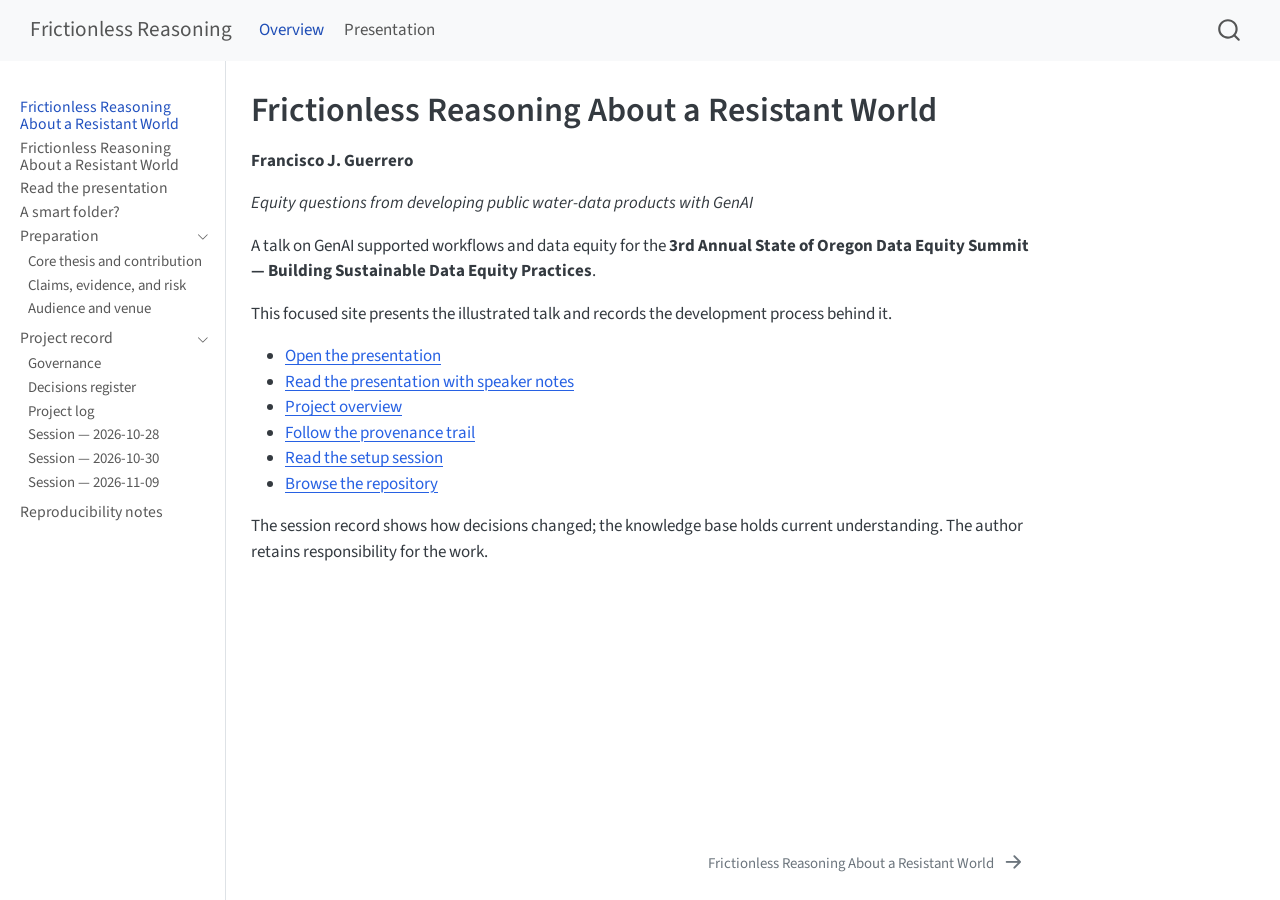
<file: index.html>
<!DOCTYPE html>
<html xmlns="http://www.w3.org/1999/xhtml" lang="en" xml:lang="en"><head>

<meta charset="utf-8">
<meta name="generator" content="quarto-1.10.18">

<meta name="viewport" content="width=device-width, initial-scale=1.0, user-scalable=yes">


<title>Frictionless Reasoning About a Resistant World – Frictionless Reasoning</title>
<style>
/* Default styles provided by pandoc.
** See https://pandoc.org/MANUAL.html#variables-for-html for config info.
*/
span.smallcaps{font-variant: small-caps;}
div.columns{display: flex; gap: 1.5em;}
div.column{flex: auto;}
@media screen {
div.columns{gap: min(4vw, 1.5em);}
div.column{overflow-x: auto;}
}
div.hanging-indent{margin-left: 1.5em; text-indent: -1.5em;}
ul.task-list{list-style: none;}
ul.task-list li input[type="checkbox"] {
  width: 0.8em;
  margin: 0 0.8em 0.2em -1em; /* quarto-specific, see https://github.com/quarto-dev/quarto-cli/issues/4556 */ 
  vertical-align: middle;
}
</style>


<script src="site_libs/quarto-nav/quarto-nav.js"></script>
<script src="site_libs/quarto-nav/headroom.min.js"></script>
<script src="site_libs/clipboard/clipboard.min.js"></script>
<script src="site_libs/quarto-search/autocomplete.umd.js"></script>
<script src="site_libs/quarto-search/fuse.min.js"></script>
<script src="site_libs/quarto-search/quarto-search.js"></script>
<meta name="quarto:offset" content="./">
<link href="./artifacts/talk/deck.html" rel="next">
<script src="site_libs/quarto-html/quarto.js" type="module"></script>
<script src="site_libs/quarto-html/tabsets/tabsets.js" type="module"></script>
<script src="site_libs/quarto-html/popper.min.js"></script>
<script src="site_libs/quarto-html/tippy.umd.min.js"></script>
<script src="site_libs/quarto-html/anchor.min.js"></script>
<link href="site_libs/quarto-html/tippy.css" rel="stylesheet">
<link href="site_libs/quarto-html/quarto-syntax-highlighting-64a204ab8560d761af7679ceaba22944.css" rel="stylesheet" id="quarto-text-highlighting-styles">
<script src="site_libs/bootstrap/bootstrap.min.js"></script>
<link href="site_libs/bootstrap/bootstrap-icons.css" rel="stylesheet">
<link href="site_libs/bootstrap/bootstrap-4e663f3a4ff1a491e18bd6a28adf0390.min.css" rel="stylesheet" append-hash="true" id="quarto-bootstrap" data-mode="light">
<script id="quarto-search-options" type="application/json">{
  "location": "navbar",
  "copy-button": false,
  "collapse-after": 3,
  "panel-placement": "end",
  "type": "overlay",
  "limit": 50,
  "keyboard-shortcut": [
    "f",
    "/",
    "s"
  ],
  "show-item-context": false,
  "language": {
    "search-no-results-text": "No results",
    "search-matching-documents-text": "matching documents",
    "search-copy-link-title": "Copy link to search",
    "search-hide-matches-text": "Hide additional matches",
    "search-more-match-text": "more match in this document",
    "search-more-matches-text": "more matches in this document",
    "search-clear-button-title": "Clear",
    "search-text-placeholder": "",
    "search-detached-cancel-button-title": "Cancel",
    "search-submit-button-title": "Submit",
    "search-label": "Search"
  }
}</script>


</head>

<body class="nav-sidebar docked nav-fixed quarto-light">

<div id="quarto-search-results"></div>
  <header id="quarto-header" class="headroom fixed-top">
    <nav class="navbar navbar-expand-lg " data-bs-theme="dark">
      <div class="navbar-container container-fluid">
      <div class="navbar-brand-container mx-auto">
    <a class="navbar-brand" href="./index.html">
    <span class="navbar-title">Frictionless Reasoning</span>
    </a>
  </div>
            <div id="quarto-search" class="" title="Search"></div>
          <button class="navbar-toggler" type="button" data-bs-toggle="collapse" data-bs-target="#navbarCollapse" aria-controls="navbarCollapse" role="menu" aria-expanded="false" aria-label="Toggle navigation" onclick="if (window.quartoToggleHeadroom) { window.quartoToggleHeadroom(); }">
  <span class="navbar-toggler-icon"></span>
</button>
          <div class="collapse navbar-collapse" id="navbarCollapse">
            <ul class="navbar-nav navbar-nav-scroll me-auto">
  <li class="nav-item">
    <a class="nav-link active" href="./index.html" aria-current="page"> 
<span class="menu-text">Overview</span></a>
  </li>  
  <li class="nav-item">
    <a class="nav-link" href="./artifacts/talk/deck.html"> 
<span class="menu-text">Presentation</span></a>
  </li>  
</ul>
          </div> <!-- /navcollapse -->
            <div class="quarto-navbar-tools">
</div>
      </div> <!-- /container-fluid -->
    </nav>
  <nav class="quarto-secondary-nav">
    <div class="container-fluid d-flex">
      <button type="button" class="quarto-btn-toggle btn" data-bs-toggle="collapse" role="button" data-bs-target=".quarto-sidebar-collapse-item" aria-controls="quarto-sidebar" aria-expanded="false" aria-label="Toggle sidebar navigation" onclick="if (window.quartoToggleHeadroom) { window.quartoToggleHeadroom(); }">
        <i class="bi bi-layout-text-sidebar-reverse"></i>
      </button>
        <nav class="quarto-page-breadcrumbs" aria-label="breadcrumb"><ol class="breadcrumb"><li class="breadcrumb-item"><a href="./index.html">Frictionless Reasoning About a Resistant World</a></li></ol></nav>
        <a class="flex-grow-1" role="navigation" data-bs-toggle="collapse" data-bs-target=".quarto-sidebar-collapse-item" aria-controls="quarto-sidebar" aria-expanded="false" aria-label="Toggle sidebar navigation" onclick="if (window.quartoToggleHeadroom) { window.quartoToggleHeadroom(); }">      
        </a>
    </div>
  </nav>
</header>
<!-- content -->
<div id="quarto-content" class="quarto-container page-columns page-rows-contents page-layout-article page-navbar">
<!-- sidebar -->
  <nav id="quarto-sidebar" class="sidebar collapse collapse-horizontal quarto-sidebar-collapse-item sidebar-navigation docked overflow-auto">
    <div class="sidebar-menu-container"> 
    <ul class="list-unstyled mt-1">
        <li class="sidebar-item">
  <div class="sidebar-item-container"> 
  <a href="./index.html" class="sidebar-item-text sidebar-link active">
 <span class="menu-text">Frictionless Reasoning About a Resistant World</span></a>
  </div>
</li>
        <li class="sidebar-item">
  <div class="sidebar-item-container"> 
  <a href="./artifacts/talk/deck.html" class="sidebar-item-text sidebar-link">
 <span class="menu-text">Frictionless Reasoning About a Resistant World</span></a>
  </div>
</li>
        <li class="sidebar-item">
  <div class="sidebar-item-container"> 
  <a href="./artifacts/talk/read.html" class="sidebar-item-text sidebar-link">
 <span class="menu-text">Read the presentation</span></a>
  </div>
</li>
        <li class="sidebar-item">
  <div class="sidebar-item-container"> 
  <a href="./docs/smart-folder.html" class="sidebar-item-text sidebar-link">
 <span class="menu-text">A smart folder?</span></a>
  </div>
</li>
        <li class="sidebar-item sidebar-item-section">
      <div class="sidebar-item-container"> 
            <a class="sidebar-item-text sidebar-link text-start" data-bs-toggle="collapse" data-bs-target="#quarto-sidebar-section-1" role="navigation" aria-expanded="true">
 <span class="menu-text">Preparation</span></a>
          <a class="sidebar-item-toggle text-start" data-bs-toggle="collapse" data-bs-target="#quarto-sidebar-section-1" role="navigation" aria-expanded="true" aria-label="Toggle section">
            <i class="bi bi-chevron-right ms-2"></i>
          </a> 
      </div>
      <ul id="quarto-sidebar-section-1" class="collapse list-unstyled sidebar-section depth1 show">  
          <li class="sidebar-item">
  <div class="sidebar-item-container"> 
  <a href="./knowledge-base/01_core-thesis-and-contribution.html" class="sidebar-item-text sidebar-link">
 <span class="menu-text">Core thesis and contribution</span></a>
  </div>
</li>
          <li class="sidebar-item">
  <div class="sidebar-item-container"> 
  <a href="./knowledge-base/04_claims-evidence-risk-register.html" class="sidebar-item-text sidebar-link">
 <span class="menu-text">Claims, evidence, and risk</span></a>
  </div>
</li>
          <li class="sidebar-item">
  <div class="sidebar-item-container"> 
  <a href="./knowledge-base/08_audience-and-venue.html" class="sidebar-item-text sidebar-link">
 <span class="menu-text">Audience and venue</span></a>
  </div>
</li>
      </ul>
  </li>
        <li class="sidebar-item sidebar-item-section">
      <div class="sidebar-item-container"> 
            <a class="sidebar-item-text sidebar-link text-start" data-bs-toggle="collapse" data-bs-target="#quarto-sidebar-section-2" role="navigation" aria-expanded="true">
 <span class="menu-text">Project record</span></a>
          <a class="sidebar-item-toggle text-start" data-bs-toggle="collapse" data-bs-target="#quarto-sidebar-section-2" role="navigation" aria-expanded="true" aria-label="Toggle section">
            <i class="bi bi-chevron-right ms-2"></i>
          </a> 
      </div>
      <ul id="quarto-sidebar-section-2" class="collapse list-unstyled sidebar-section depth1 show">  
          <li class="sidebar-item">
  <div class="sidebar-item-container"> 
  <a href="./admin/governance.html" class="sidebar-item-text sidebar-link">
 <span class="menu-text">Governance</span></a>
  </div>
</li>
          <li class="sidebar-item">
  <div class="sidebar-item-container"> 
  <a href="./admin/decisions-register.html" class="sidebar-item-text sidebar-link">
 <span class="menu-text">Decisions register</span></a>
  </div>
</li>
          <li class="sidebar-item">
  <div class="sidebar-item-container"> 
  <a href="./admin/project-log.html" class="sidebar-item-text sidebar-link">
 <span class="menu-text">Project log</span></a>
  </div>
</li>
          <li class="sidebar-item">
  <div class="sidebar-item-container"> 
  <a href="./sessions/2026-10-28.html" class="sidebar-item-text sidebar-link">
 <span class="menu-text">Session — 2026-10-28</span></a>
  </div>
</li>
          <li class="sidebar-item">
  <div class="sidebar-item-container"> 
  <a href="./sessions/2026-10-30.html" class="sidebar-item-text sidebar-link">
 <span class="menu-text">Session — 2026-10-30</span></a>
  </div>
</li>
          <li class="sidebar-item">
  <div class="sidebar-item-container"> 
  <a href="./sessions/2026-11-09.html" class="sidebar-item-text sidebar-link">
 <span class="menu-text">Session — 2026-11-09</span></a>
  </div>
</li>
      </ul>
  </li>
        <li class="sidebar-item">
  <div class="sidebar-item-container"> 
  <a href="./docs/reproducibility-notes.html" class="sidebar-item-text sidebar-link">
 <span class="menu-text">Reproducibility notes</span></a>
  </div>
</li>
    </ul>
    </div>
</nav>
<div id="quarto-sidebar-glass" class="quarto-sidebar-collapse-item" data-bs-toggle="collapse" data-bs-target=".quarto-sidebar-collapse-item"></div>
<!-- margin-sidebar -->
    <div id="quarto-margin-sidebar" class="sidebar margin-sidebar zindex-bottom">
        
    </div>
<!-- main -->
<main class="content" id="quarto-document-content">

<header id="title-block-header" class="quarto-title-block default">
<div class="quarto-title">
<h1 class="title">Frictionless Reasoning About a Resistant World</h1>
</div>



<div class="quarto-title-meta">

    
  
    
  </div>
  


</header>


<p><strong>Francisco J. Guerrero</strong></p>
<p><em>Equity questions from developing public water-data products with GenAI</em></p>
<p>A talk on GenAI supported workflows and data equity for the <strong>3rd Annual State of Oregon Data Equity Summit — Building Sustainable Data Equity Practices</strong>.</p>
<p>This focused site presents the illustrated talk and records the development process behind it.</p>
<ul>
<li><a href="./artifacts/talk/deck.html">Open the presentation</a></li>
<li><a href="./artifacts/talk/read.html">Read the presentation with speaker notes</a></li>
<li><a href="https://github.com/OregonWater/gen_ai_workflows_data_equity/blob/main/docs/project-overview.md">Project overview</a></li>
<li><a href="./admin/governance.html">Follow the provenance trail</a></li>
<li><a href="https://github.com/OregonWater/gen_ai_workflows_data_equity/blob/main/sessions/2026-10-12.md">Read the setup session</a></li>
<li><a href="https://github.com/OregonWater/gen_ai_workflows_data_equity">Browse the repository</a></li>
</ul>
<p>The session record shows how decisions changed; the knowledge base holds current understanding. The author retains responsibility for the work.</p>



</main> <!-- /main -->
<script id="quarto-html-after-body" type="application/javascript">
  window.document.addEventListener("DOMContentLoaded", function (event) {
    const icon = "";
    const anchorJS = new window.AnchorJS();
    anchorJS.options = {
      placement: 'right',
      icon: icon
    };
    anchorJS.add('.anchored');
    const isCodeAnnotation = (el) => {
      for (const clz of el.classList) {
        if (clz.startsWith('code-annotation-')) {                     
          return true;
        }
      }
      return false;
    }
    const onCopySuccess = function(e) {
      // button target
      const button = e.trigger;
      // don't keep focus
      button.blur();
      // flash "checked"
      button.classList.add('code-copy-button-checked');
      var currentTitle = button.getAttribute("title");
      button.setAttribute("title", "Copied!");
      let tooltip;
      if (window.bootstrap) {
        button.setAttribute("data-bs-toggle", "tooltip");
        button.setAttribute("data-bs-placement", "left");
        button.setAttribute("data-bs-title", "Copied!");
        tooltip = new bootstrap.Tooltip(button, 
          { trigger: "manual", 
            customClass: "code-copy-button-tooltip",
            offset: [0, -8]});
        tooltip.show();    
      }
      setTimeout(function() {
        if (tooltip) {
          tooltip.hide();
          button.removeAttribute("data-bs-title");
          button.removeAttribute("data-bs-toggle");
          button.removeAttribute("data-bs-placement");
        }
        button.setAttribute("title", currentTitle);
        button.classList.remove('code-copy-button-checked');
      }, 1000);
      // clear code selection
      e.clearSelection();
    }
    const getTextToCopy = function(trigger) {
      const outerScaffold = trigger.parentElement.cloneNode(true);
      const codeEl = outerScaffold.querySelector('code');
      for (const childEl of codeEl.children) {
        if (isCodeAnnotation(childEl)) {
          childEl.remove();
        }
      }
      return codeEl.innerText;
    }
    const clipboard = new window.ClipboardJS('.code-copy-button:not([data-in-quarto-modal])', {
      text: getTextToCopy
    });
    clipboard.on('success', onCopySuccess);
    if (window.document.getElementById('quarto-embedded-source-code-modal')) {
      const clipboardModal = new window.ClipboardJS('.code-copy-button[data-in-quarto-modal]', {
        text: getTextToCopy,
        container: window.document.getElementById('quarto-embedded-source-code-modal')
      });
      clipboardModal.on('success', onCopySuccess);
    }
      var localhostRegex = new RegExp(/^(?:http|https):\/\/localhost\:?[0-9]*\//);
      var mailtoRegex = new RegExp(/^mailto:/);
        var filterRegex = new RegExp("https:\/\/oregonwater\.github\.io\/gen_ai_workflows_data_equity\/");
      var isInternal = (href) => {
          return filterRegex.test(href) || localhostRegex.test(href) || mailtoRegex.test(href);
      }
      // Inspect non-navigation links and adorn them if external
     var links = window.document.querySelectorAll('a[href]:not(.nav-link):not(.navbar-brand):not(.toc-action):not(.sidebar-link):not(.sidebar-item-toggle):not(.pagination-link):not(.no-external):not([aria-hidden]):not(.dropdown-item):not(.quarto-navigation-tool):not(.about-link)');
      for (var i=0; i<links.length; i++) {
        const link = links[i];
        if (!isInternal(link.href)) {
          // undo the damage that might have been done by quarto-nav.js in the case of
          // links that we want to consider external
          if (link.dataset.originalHref !== undefined) {
            link.href = link.dataset.originalHref;
          }
        }
      }
    function tippyHover(el, contentFn, onTriggerFn, onUntriggerFn) {
      const config = {
        allowHTML: true,
        maxWidth: 500,
        delay: 100,
        arrow: false,
        appendTo: function(el) {
            return el.parentElement;
        },
        interactive: true,
        interactiveBorder: 10,
        theme: 'quarto',
        placement: 'bottom-start',
      };
      if (contentFn) {
        config.content = contentFn;
      }
      if (onTriggerFn) {
        config.onTrigger = onTriggerFn;
      }
      if (onUntriggerFn) {
        config.onUntrigger = onUntriggerFn;
      }
      window.tippy(el, config); 
    }
    const noterefs = window.document.querySelectorAll('a[role="doc-noteref"]');
    for (var i=0; i<noterefs.length; i++) {
      const ref = noterefs[i];
      tippyHover(ref, function() {
        // use id or data attribute instead here
        let href = ref.getAttribute('data-footnote-href') || ref.getAttribute('href');
        try { href = new URL(href).hash; } catch {}
        const id = href.replace(/^#\/?/, "");
        const note = window.document.getElementById(id);
        if (note) {
          return note.innerHTML;
        } else {
          return "";
        }
      });
    }
    const xrefs = window.document.querySelectorAll('a.quarto-xref');
    const processXRef = (id, note) => {
      // Strip column container classes
      const stripColumnClz = (el) => {
        el.classList.remove("page-full", "page-columns");
        if (el.children) {
          for (const child of el.children) {
            stripColumnClz(child);
          }
        }
      }
      stripColumnClz(note)
      if (id === null || id.startsWith('sec-')) {
        // Special case sections, only their first couple elements
        const container = document.createElement("div");
        if (note.children && note.children.length > 2) {
          container.appendChild(note.children[0].cloneNode(true));
          for (let i = 1; i < note.children.length; i++) {
            const child = note.children[i];
            if (child.tagName === "P" && child.innerText === "") {
              continue;
            } else {
              container.appendChild(child.cloneNode(true));
              break;
            }
          }
          if (window.Quarto?.typesetMath) {
            window.Quarto.typesetMath(container);
          }
          return container.innerHTML
        } else {
          if (window.Quarto?.typesetMath) {
            window.Quarto.typesetMath(note);
          }
          return note.innerHTML;
        }
      } else {
        // Remove any anchor links if they are present
        const anchorLink = note.querySelector('a.anchorjs-link');
        if (anchorLink) {
          anchorLink.remove();
        }
        if (window.Quarto?.typesetMath) {
          window.Quarto.typesetMath(note);
        }
        if (note.classList.contains("callout")) {
          return note.outerHTML;
        } else {
          return note.innerHTML;
        }
      }
    }
    for (var i=0; i<xrefs.length; i++) {
      const xref = xrefs[i];
      tippyHover(xref, undefined, function(instance) {
        instance.disable();
        let url = xref.getAttribute('href');
        let hash = undefined; 
        if (url.startsWith('#')) {
          hash = url;
        } else {
          try { hash = new URL(url).hash; } catch {}
        }
        if (hash) {
          const id = hash.replace(/^#\/?/, "");
          const note = window.document.getElementById(id);
          if (note !== null) {
            try {
              const html = processXRef(id, note.cloneNode(true));
              instance.setContent(html);
            } finally {
              instance.enable();
              instance.show();
            }
          } else {
            // See if we can fetch this
            fetch(url.split('#')[0])
            .then(res => res.text())
            .then(html => {
              const parser = new DOMParser();
              const htmlDoc = parser.parseFromString(html, "text/html");
              const note = htmlDoc.getElementById(id);
              if (note !== null) {
                const html = processXRef(id, note);
                instance.setContent(html);
              } 
            }).finally(() => {
              instance.enable();
              instance.show();
            });
          }
        } else {
          // See if we can fetch a full url (with no hash to target)
          // This is a special case and we should probably do some content thinning / targeting
          fetch(url)
          .then(res => res.text())
          .then(html => {
            const parser = new DOMParser();
            const htmlDoc = parser.parseFromString(html, "text/html");
            const note = htmlDoc.querySelector('main.content');
            if (note !== null) {
              // This should only happen for chapter cross references
              // (since there is no id in the URL)
              // remove the first header
              if (note.children.length > 0 && note.children[0].tagName === "HEADER") {
                note.children[0].remove();
              }
              const html = processXRef(null, note);
              instance.setContent(html);
            } 
          }).finally(() => {
            instance.enable();
            instance.show();
          });
        }
      }, function(instance) {
      });
    }
        let selectedAnnoteEl;
        const selectorForAnnotation = ( cell, annotation) => {
          let cellAttr = 'data-code-cell="' + cell + '"';
          let lineAttr = 'data-code-annotation="' +  annotation + '"';
          const selector = 'span[' + cellAttr + '][' + lineAttr + ']';
          return selector;
        }
        const selectCodeLines = (annoteEl) => {
          const doc = window.document;
          const targetCell = annoteEl.getAttribute("data-target-cell");
          const targetAnnotation = annoteEl.getAttribute("data-target-annotation");
          const annoteSpan = window.document.querySelector(selectorForAnnotation(targetCell, targetAnnotation));
          const lines = annoteSpan.getAttribute("data-code-lines").split(",");
          const lineIds = lines.map((line) => {
            return targetCell + "-" + line;
          })
          let top = null;
          let height = null;
          let parent = null;
          if (lineIds.length > 0) {
              //compute the position of the single el (top and bottom and make a div)
              const el = window.document.getElementById(lineIds[0]);
              top = el.offsetTop;
              height = el.offsetHeight;
              parent = el.parentElement.parentElement;
            if (lineIds.length > 1) {
              const lastEl = window.document.getElementById(lineIds[lineIds.length - 1]);
              const bottom = lastEl.offsetTop + lastEl.offsetHeight;
              height = bottom - top;
            }
            if (top !== null && height !== null && parent !== null) {
              // cook up a div (if necessary) and position it 
              let div = window.document.getElementById("code-annotation-line-highlight");
              if (div === null) {
                div = window.document.createElement("div");
                div.setAttribute("id", "code-annotation-line-highlight");
                div.style.position = 'absolute';
                parent.appendChild(div);
              }
              div.style.top = top - 2 + "px";
              div.style.height = height + 4 + "px";
              div.style.left = 0;
              let gutterDiv = window.document.getElementById("code-annotation-line-highlight-gutter");
              if (gutterDiv === null) {
                gutterDiv = window.document.createElement("div");
                gutterDiv.setAttribute("id", "code-annotation-line-highlight-gutter");
                gutterDiv.style.position = 'absolute';
                const codeCell = window.document.getElementById(targetCell);
                const gutter = codeCell.querySelector('.code-annotation-gutter');
                gutter.appendChild(gutterDiv);
              }
              gutterDiv.style.top = top - 2 + "px";
              gutterDiv.style.height = height + 4 + "px";
            }
            selectedAnnoteEl = annoteEl;
          }
        };
        const unselectCodeLines = () => {
          const elementsIds = ["code-annotation-line-highlight", "code-annotation-line-highlight-gutter"];
          elementsIds.forEach((elId) => {
            const div = window.document.getElementById(elId);
            if (div) {
              div.remove();
            }
          });
          selectedAnnoteEl = undefined;
        };
          // Handle positioning of the toggle
      window.addEventListener(
        "resize",
        throttle(() => {
          elRect = undefined;
          if (selectedAnnoteEl) {
            selectCodeLines(selectedAnnoteEl);
          }
        }, 10)
      );
      function throttle(fn, ms) {
      let throttle = false;
      let timer;
        return (...args) => {
          if(!throttle) { // first call gets through
              fn.apply(this, args);
              throttle = true;
          } else { // all the others get throttled
              if(timer) clearTimeout(timer); // cancel #2
              timer = setTimeout(() => {
                fn.apply(this, args);
                timer = throttle = false;
              }, ms);
          }
        };
      }
        // Attach click handler to the DT
        const annoteDls = window.document.querySelectorAll('dt[data-target-cell]');
        for (const annoteDlNode of annoteDls) {
          annoteDlNode.addEventListener('click', (event) => {
            const clickedEl = event.target;
            if (clickedEl !== selectedAnnoteEl) {
              unselectCodeLines();
              const activeEl = window.document.querySelector('dt[data-target-cell].code-annotation-active');
              if (activeEl) {
                activeEl.classList.remove('code-annotation-active');
              }
              selectCodeLines(clickedEl);
              clickedEl.classList.add('code-annotation-active');
            } else {
              // Unselect the line
              unselectCodeLines();
              clickedEl.classList.remove('code-annotation-active');
            }
          });
        }
    const findCites = (el) => {
      const parentEl = el.parentElement;
      if (parentEl) {
        const cites = parentEl.dataset.cites;
        if (cites) {
          return {
            el,
            cites: cites.split(' ')
          };
        } else {
          return findCites(el.parentElement)
        }
      } else {
        return undefined;
      }
    };
    var bibliorefs = window.document.querySelectorAll('a[role="doc-biblioref"]');
    for (var i=0; i<bibliorefs.length; i++) {
      const ref = bibliorefs[i];
      const citeInfo = findCites(ref);
      if (citeInfo) {
        tippyHover(citeInfo.el, function() {
          var popup = window.document.createElement('div');
          citeInfo.cites.forEach(function(cite) {
            var citeDiv = window.document.createElement('div');
            citeDiv.classList.add('hanging-indent');
            citeDiv.classList.add('csl-entry');
            var biblioDiv = window.document.getElementById('ref-' + cite);
            if (biblioDiv) {
              citeDiv.innerHTML = biblioDiv.innerHTML;
            }
            popup.appendChild(citeDiv);
          });
          return popup.innerHTML;
        });
      }
    }
  });
  </script>
<nav class="page-navigation">
  <div class="nav-page nav-page-previous">
  </div>
  <div class="nav-page nav-page-next">
      <a href="./artifacts/talk/deck.html" class="pagination-link" aria-label="Frictionless Reasoning About a Resistant World">
        <span class="nav-page-text">Frictionless Reasoning About a Resistant World</span> <i class="bi bi-arrow-right-short"></i>
      </a>
  </div>
</nav>
</div> <!-- /content -->




</body></html>
</file>
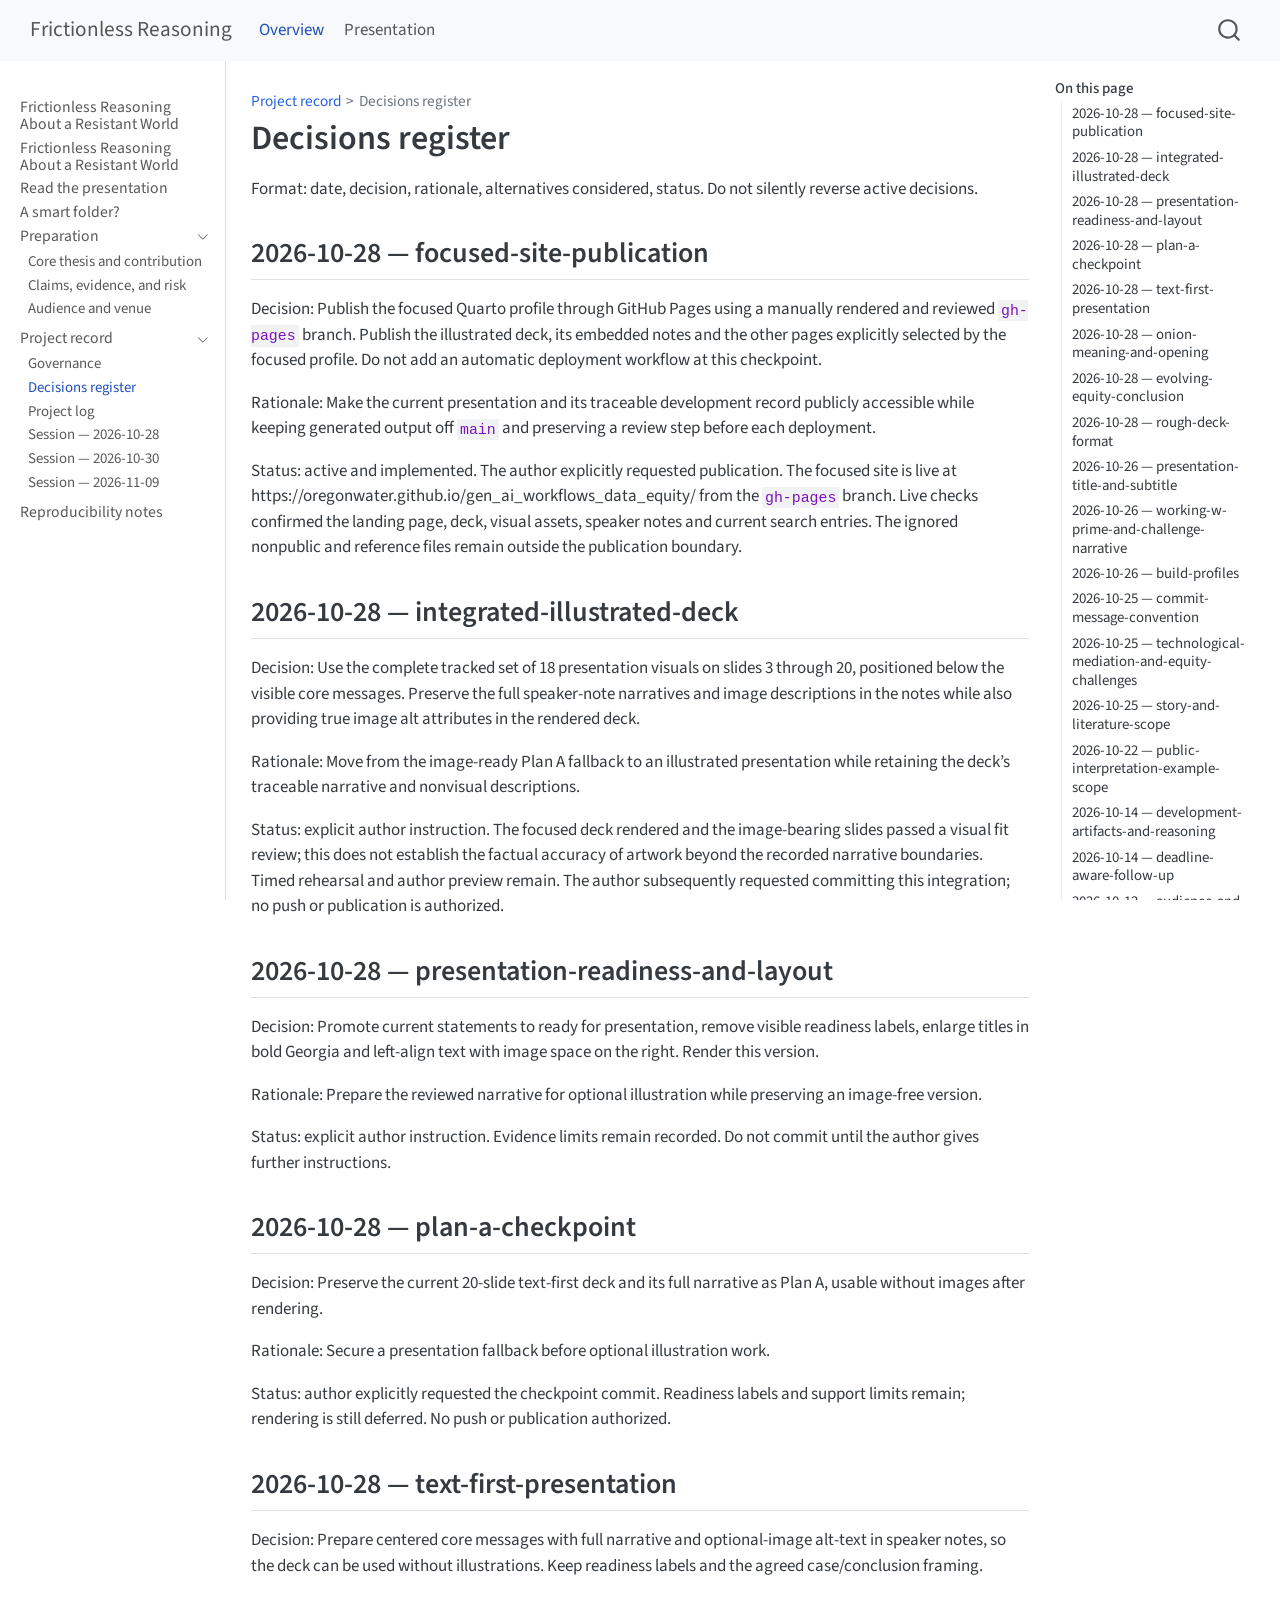
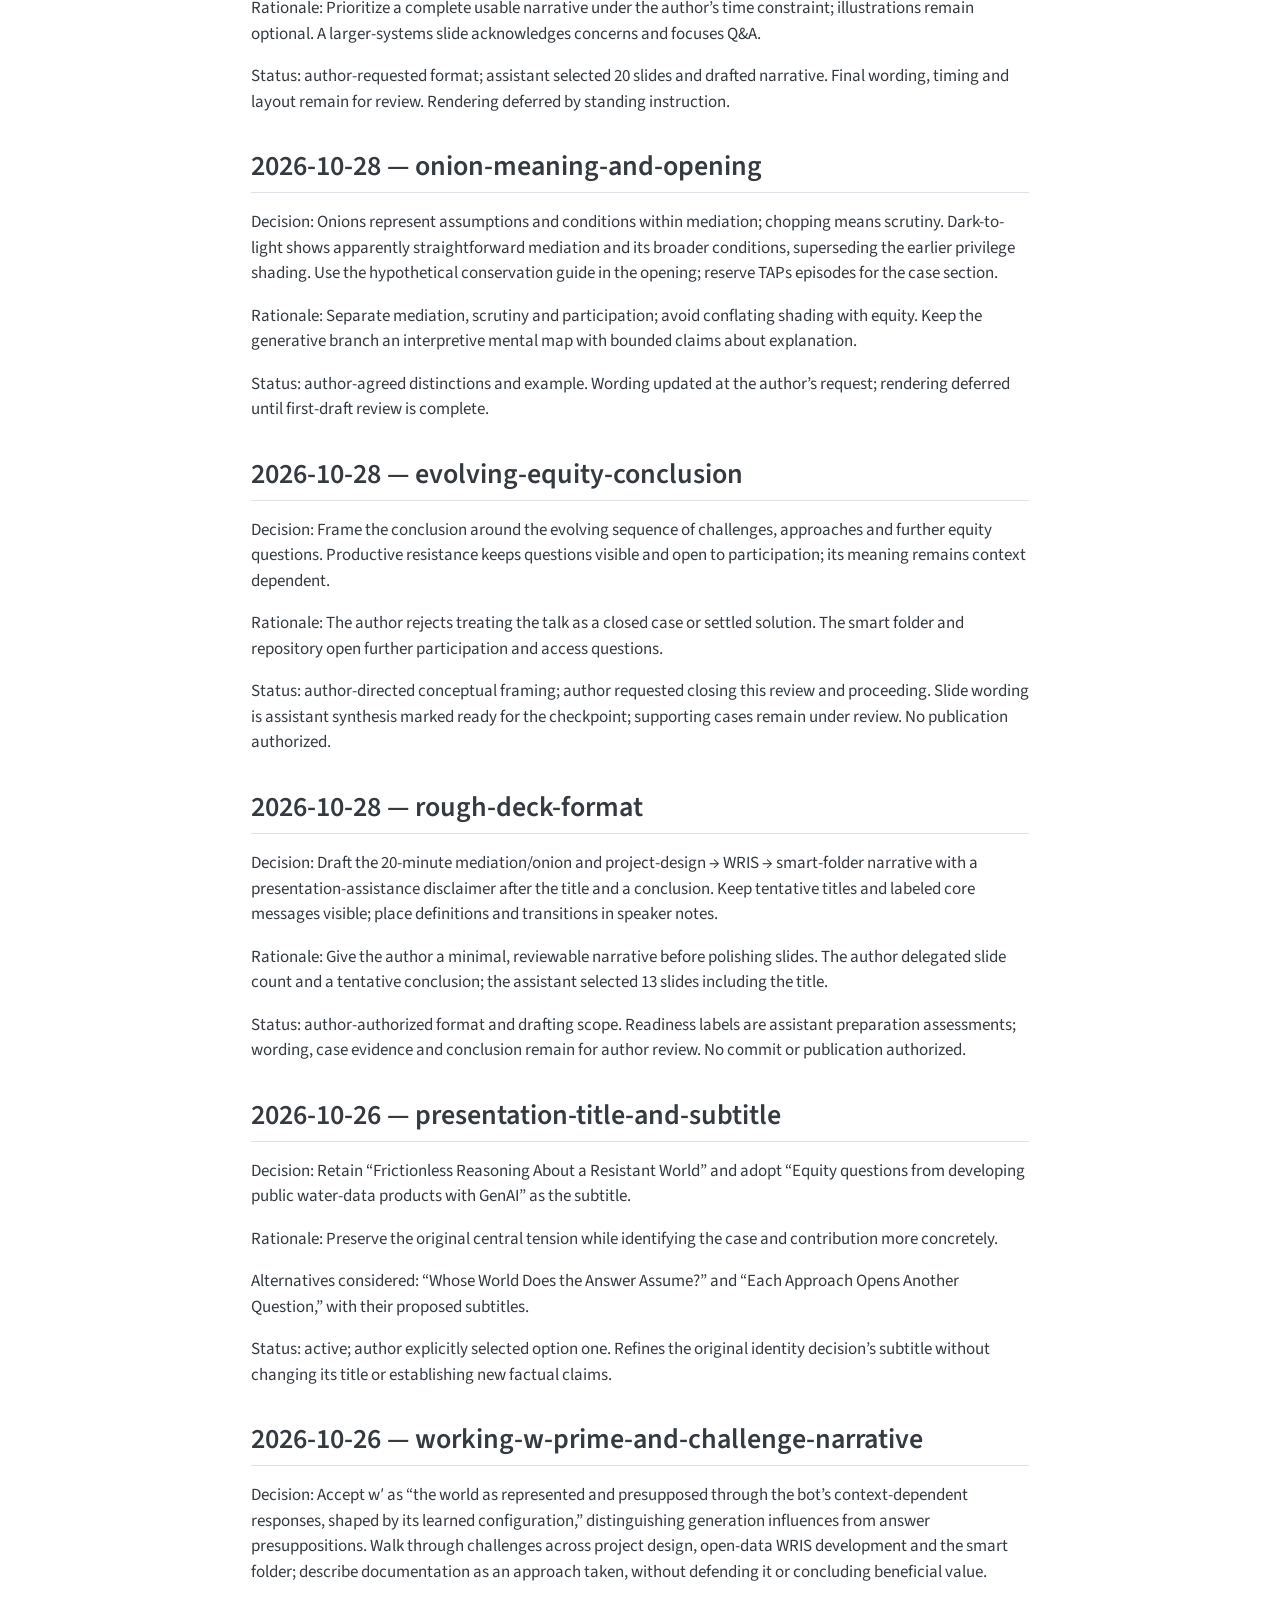
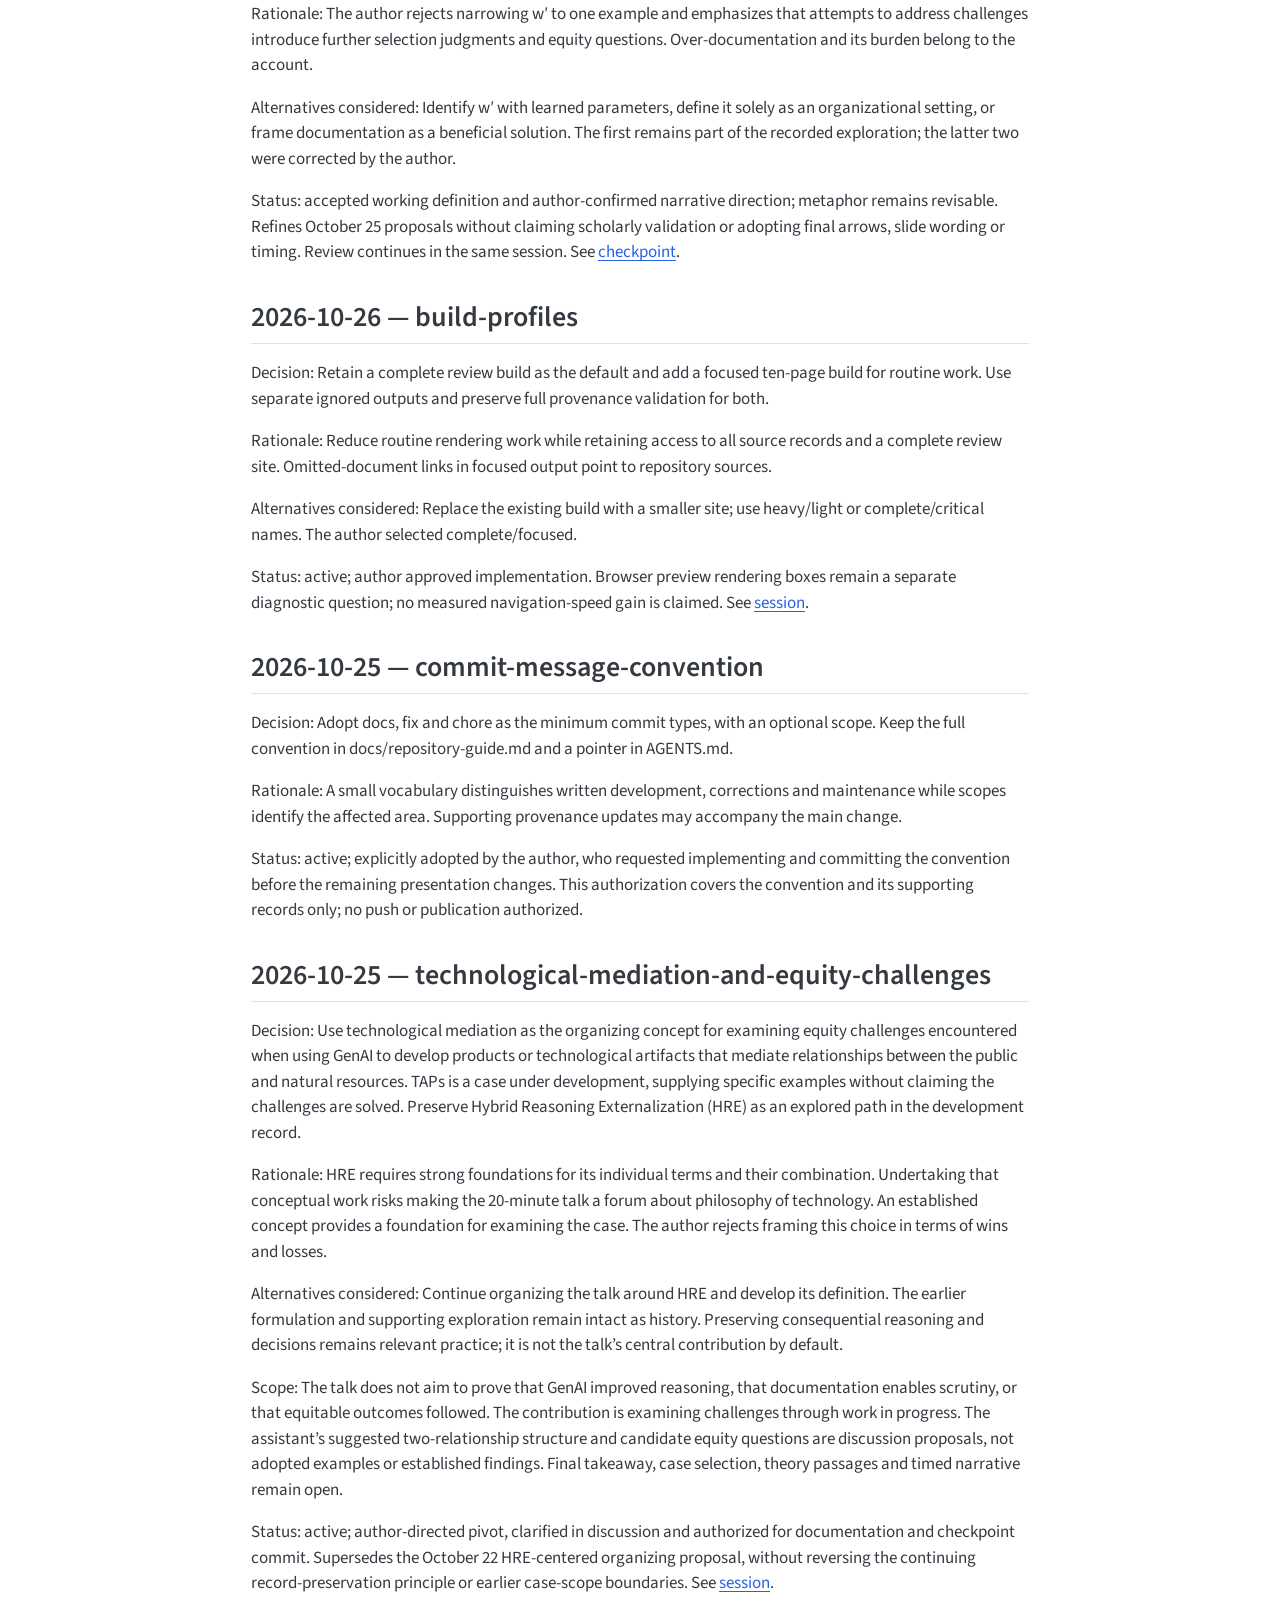
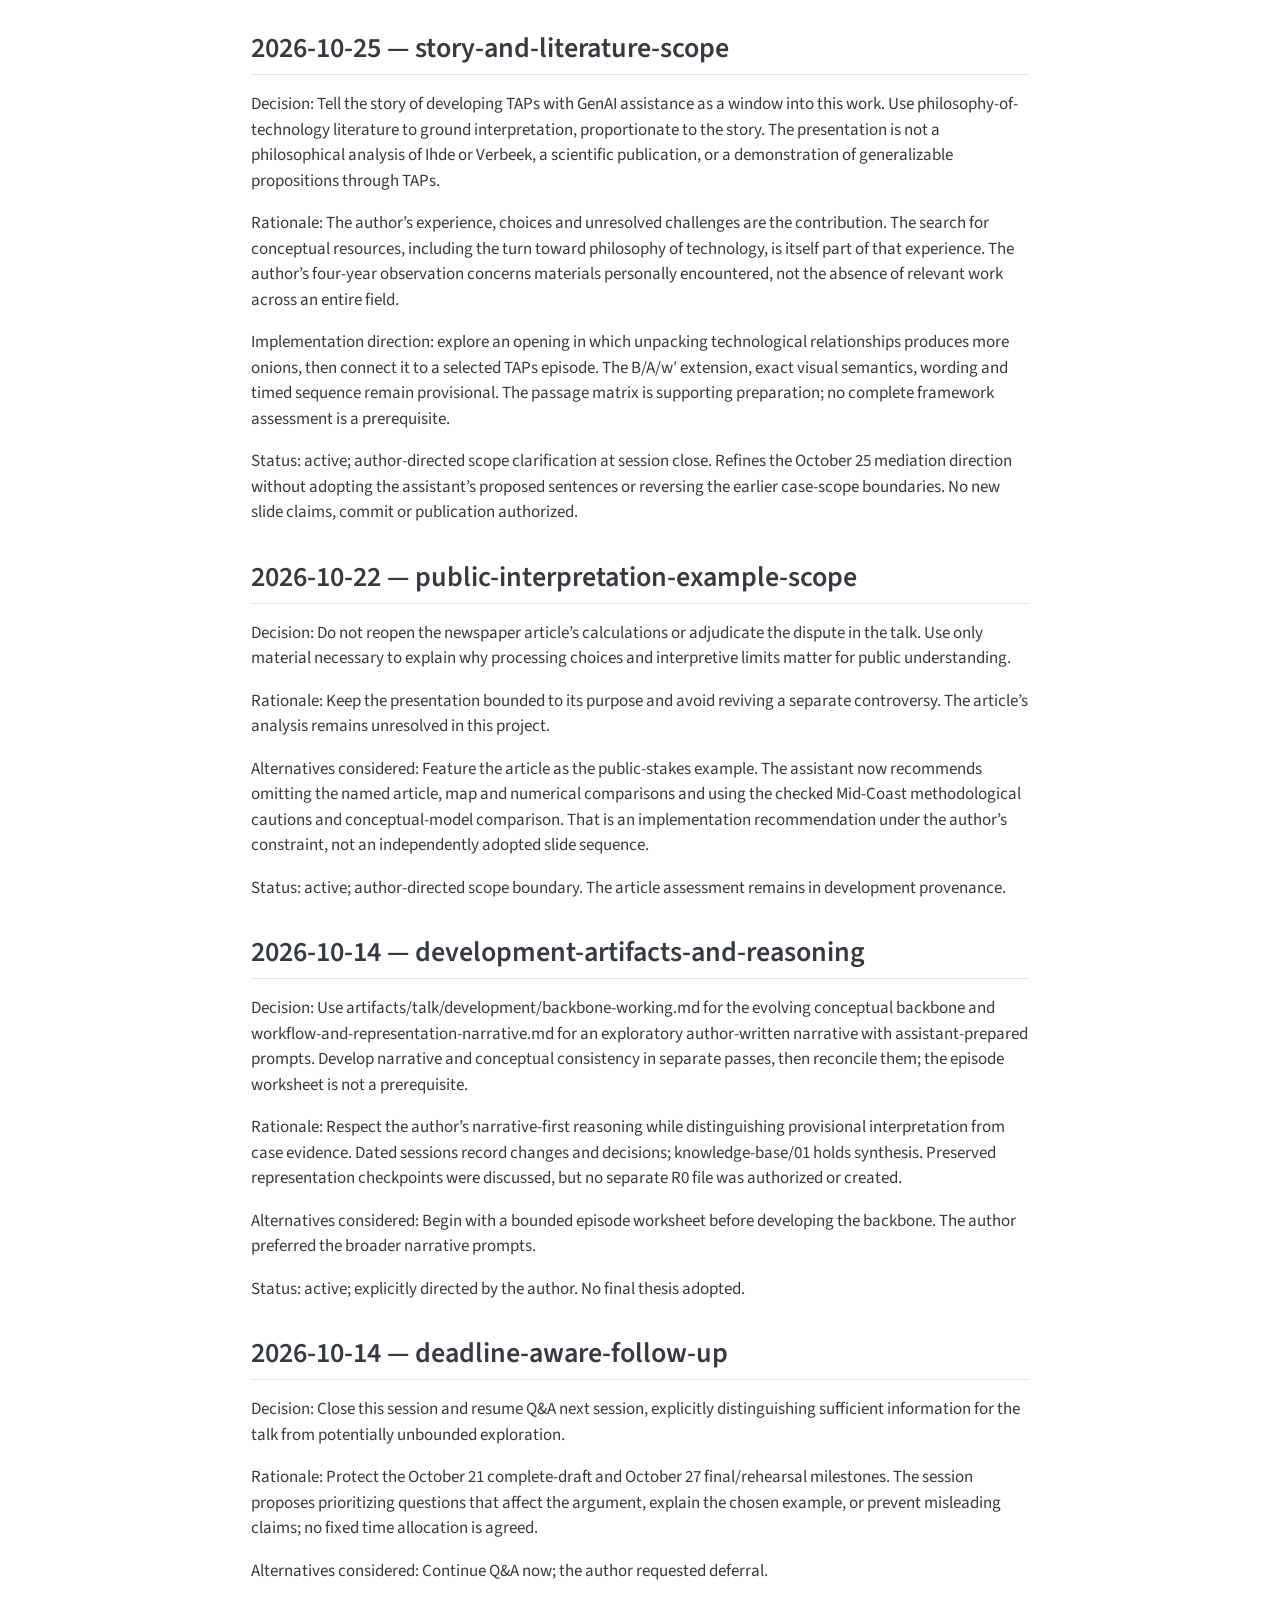
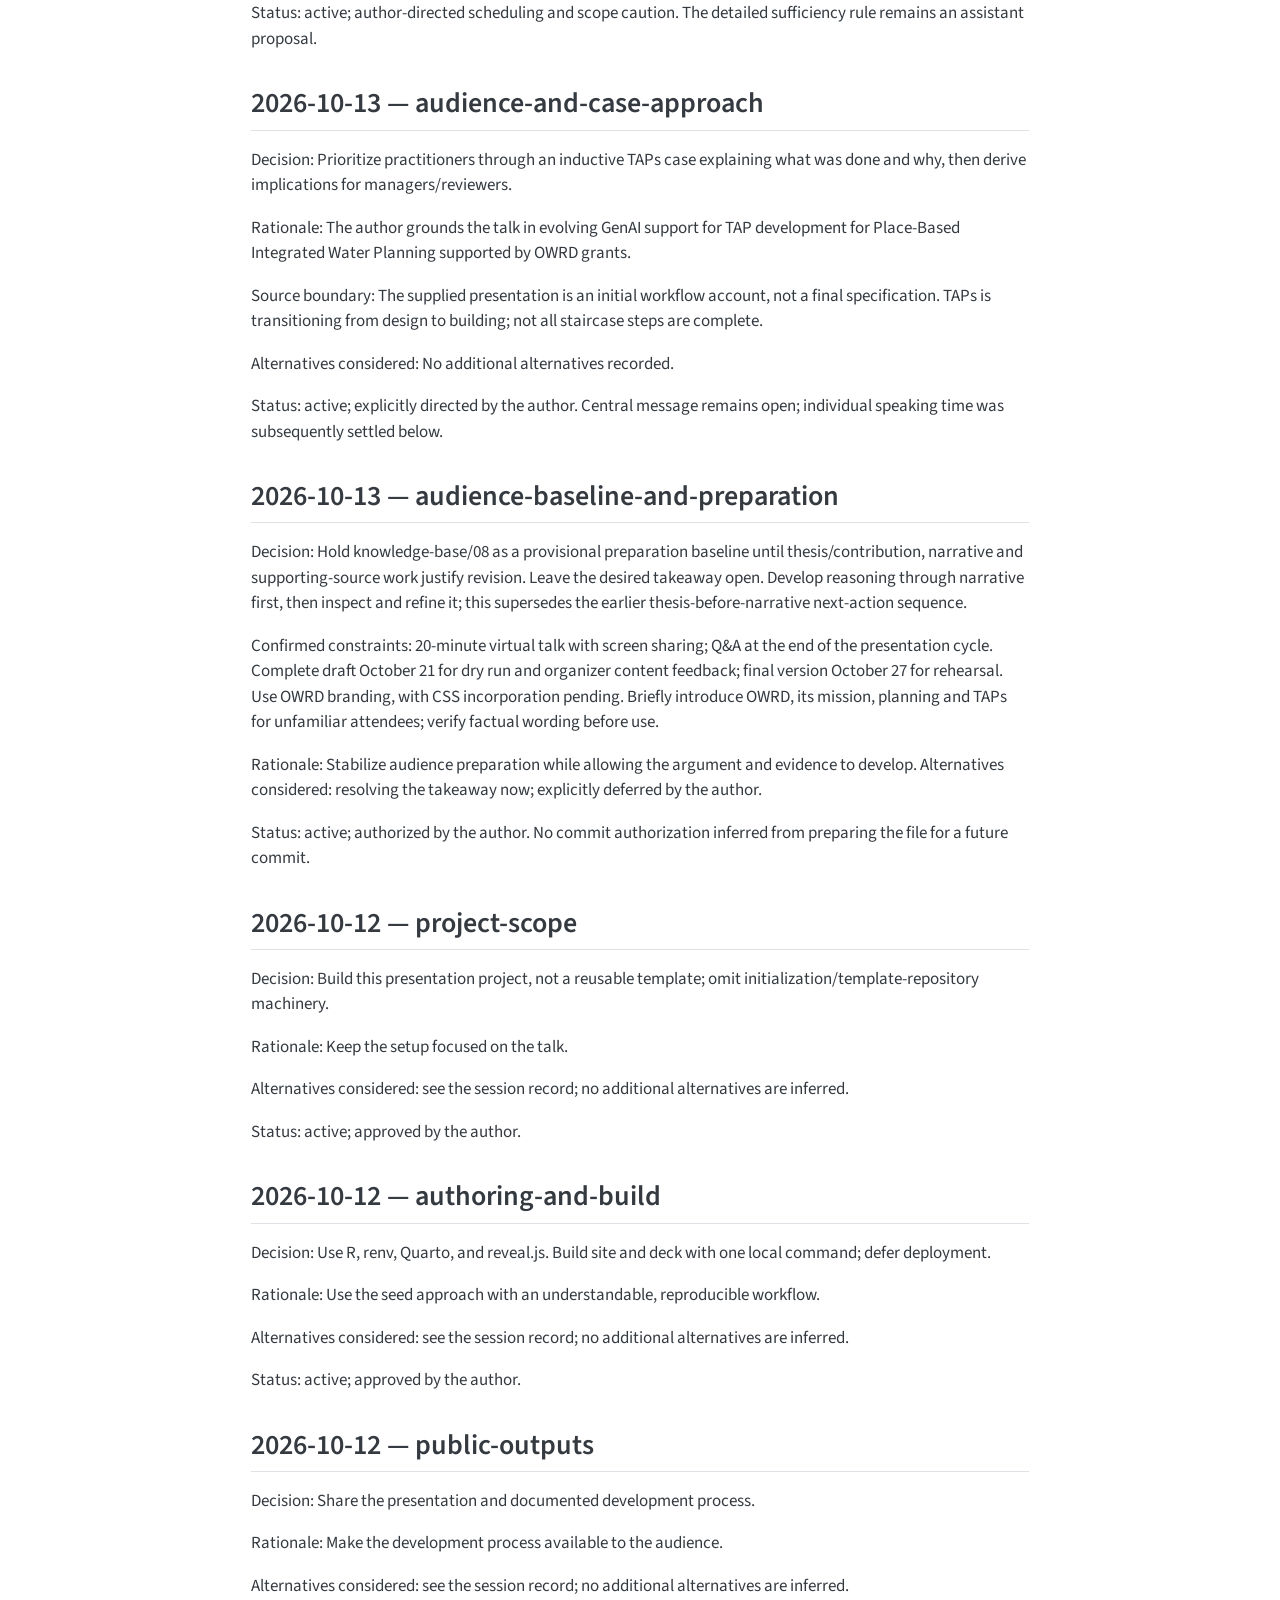
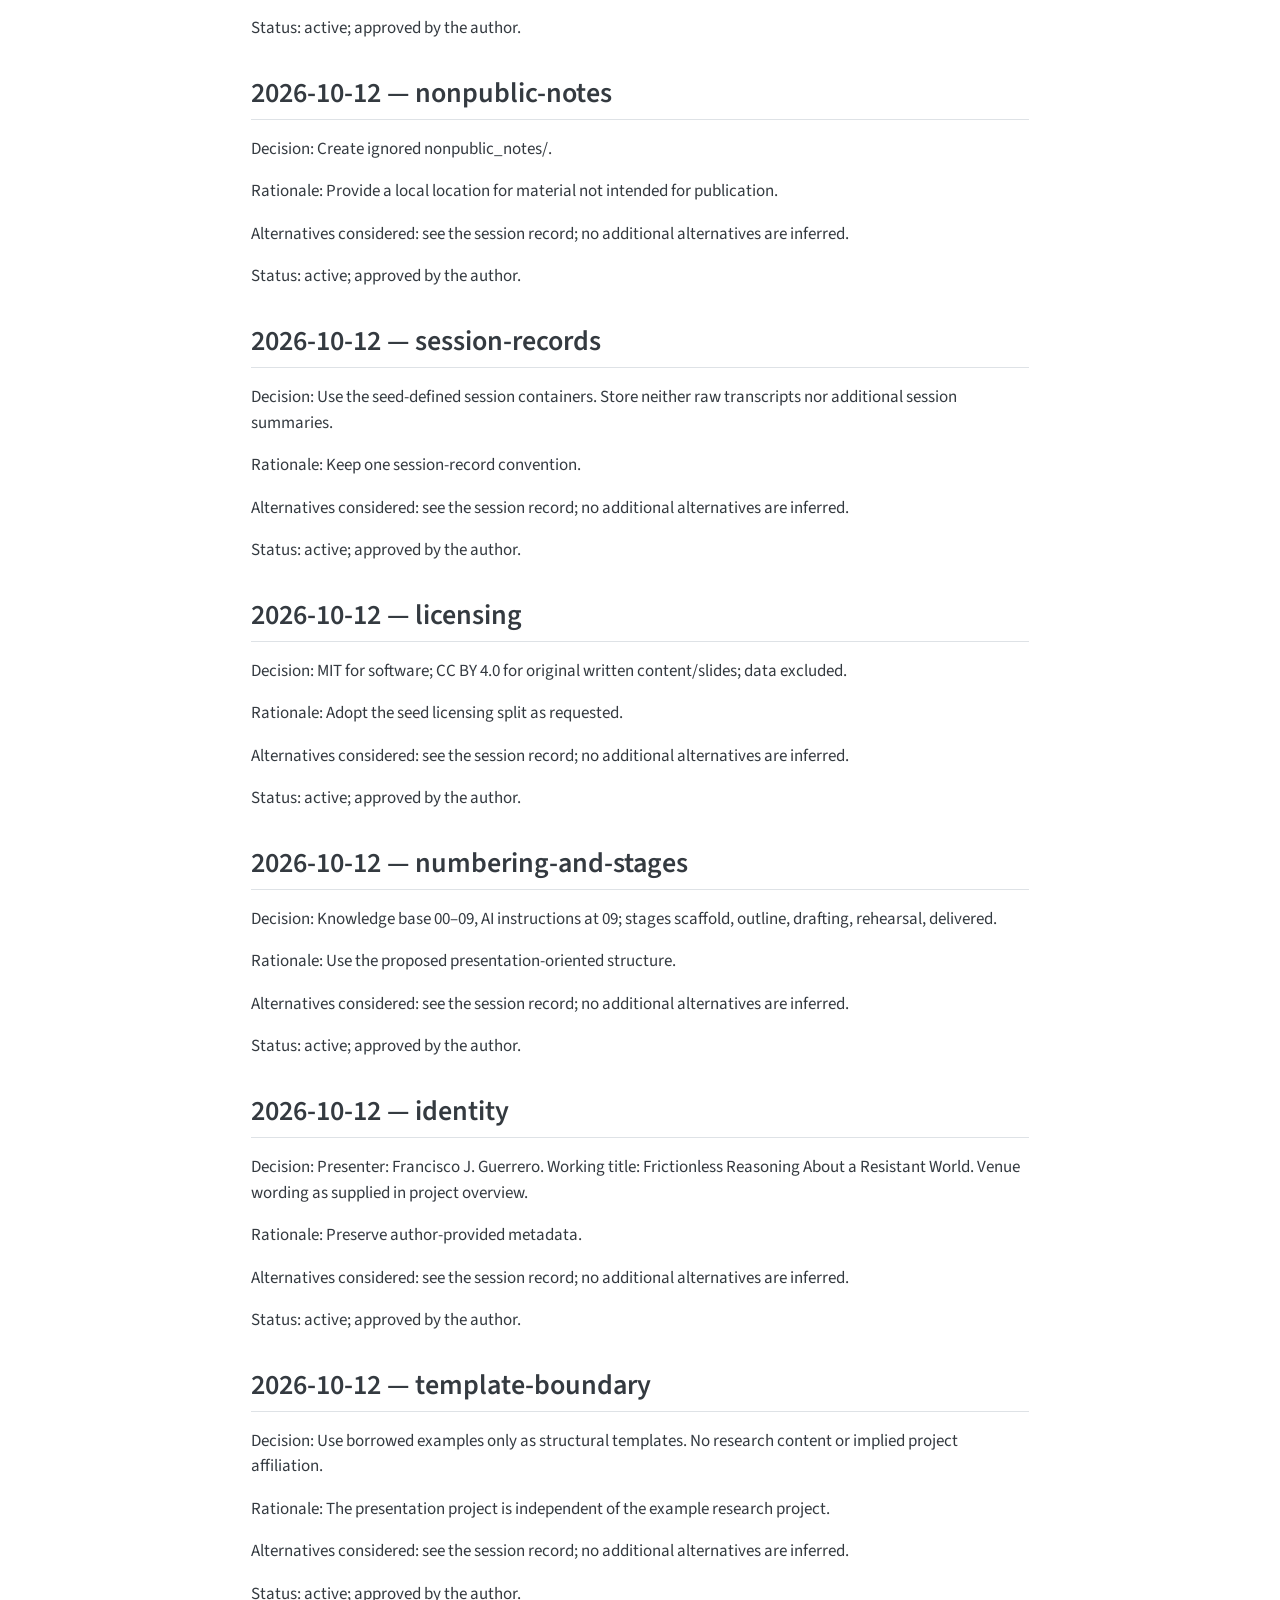
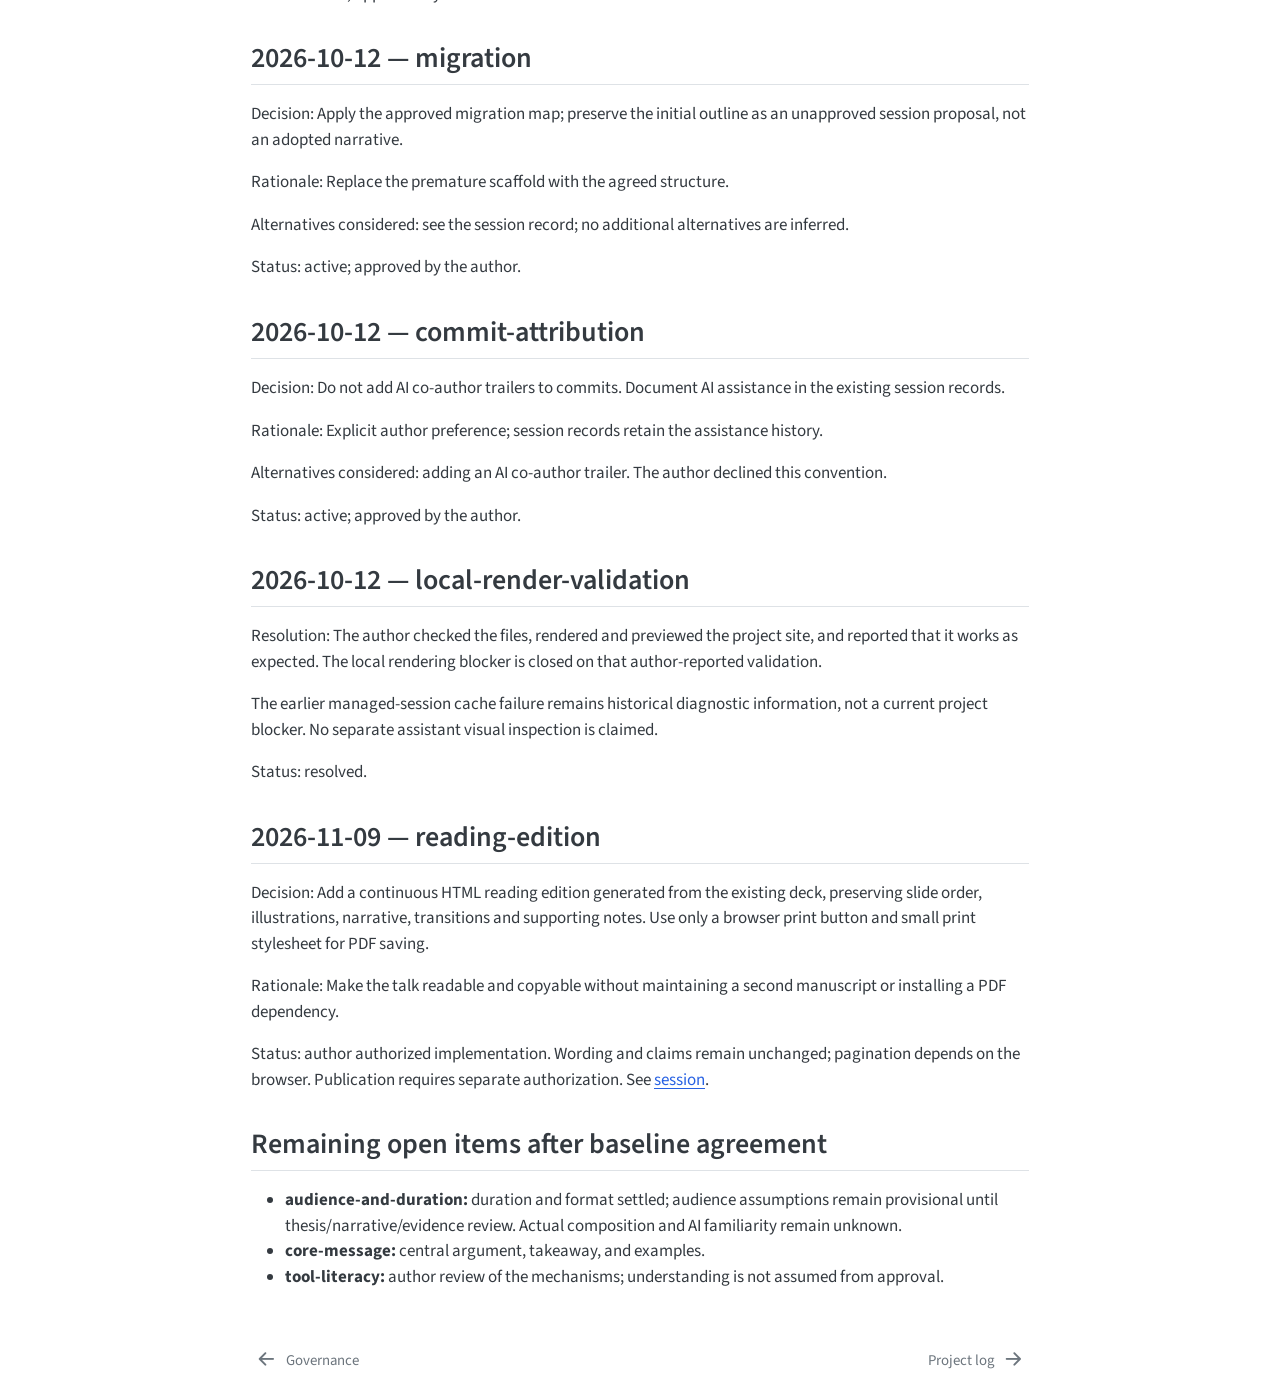
<file: admin/decisions-register.html>
<!DOCTYPE html>
<html xmlns="http://www.w3.org/1999/xhtml" lang="en" xml:lang="en"><head>

<meta charset="utf-8">
<meta name="generator" content="quarto-1.10.18">

<meta name="viewport" content="width=device-width, initial-scale=1.0, user-scalable=yes">


<title>Decisions register – Frictionless Reasoning</title>
<style>
/* Default styles provided by pandoc.
** See https://pandoc.org/MANUAL.html#variables-for-html for config info.
*/
span.smallcaps{font-variant: small-caps;}
div.columns{display: flex; gap: 1.5em;}
div.column{flex: auto;}
@media screen {
div.columns{gap: min(4vw, 1.5em);}
div.column{overflow-x: auto;}
}
div.hanging-indent{margin-left: 1.5em; text-indent: -1.5em;}
ul.task-list{list-style: none;}
ul.task-list li input[type="checkbox"] {
  width: 0.8em;
  margin: 0 0.8em 0.2em -1em; /* quarto-specific, see https://github.com/quarto-dev/quarto-cli/issues/4556 */ 
  vertical-align: middle;
}
</style>


<script src="../site_libs/quarto-nav/quarto-nav.js"></script>
<script src="../site_libs/quarto-nav/headroom.min.js"></script>
<script src="../site_libs/clipboard/clipboard.min.js"></script>
<script src="../site_libs/quarto-search/autocomplete.umd.js"></script>
<script src="../site_libs/quarto-search/fuse.min.js"></script>
<script src="../site_libs/quarto-search/quarto-search.js"></script>
<meta name="quarto:offset" content="../">
<link href="../admin/project-log.html" rel="next">
<link href="../admin/governance.html" rel="prev">
<script src="../site_libs/quarto-html/quarto.js" type="module"></script>
<script src="../site_libs/quarto-html/tabsets/tabsets.js" type="module"></script>
<script src="../site_libs/quarto-html/popper.min.js"></script>
<script src="../site_libs/quarto-html/tippy.umd.min.js"></script>
<script src="../site_libs/quarto-html/anchor.min.js"></script>
<link href="../site_libs/quarto-html/tippy.css" rel="stylesheet">
<link href="../site_libs/quarto-html/quarto-syntax-highlighting-64a204ab8560d761af7679ceaba22944.css" rel="stylesheet" id="quarto-text-highlighting-styles">
<script src="../site_libs/bootstrap/bootstrap.min.js"></script>
<link href="../site_libs/bootstrap/bootstrap-icons.css" rel="stylesheet">
<link href="../site_libs/bootstrap/bootstrap-4e663f3a4ff1a491e18bd6a28adf0390.min.css" rel="stylesheet" append-hash="true" id="quarto-bootstrap" data-mode="light">
<script id="quarto-search-options" type="application/json">{
  "location": "navbar",
  "copy-button": false,
  "collapse-after": 3,
  "panel-placement": "end",
  "type": "overlay",
  "limit": 50,
  "keyboard-shortcut": [
    "f",
    "/",
    "s"
  ],
  "show-item-context": false,
  "language": {
    "search-no-results-text": "No results",
    "search-matching-documents-text": "matching documents",
    "search-copy-link-title": "Copy link to search",
    "search-hide-matches-text": "Hide additional matches",
    "search-more-match-text": "more match in this document",
    "search-more-matches-text": "more matches in this document",
    "search-clear-button-title": "Clear",
    "search-text-placeholder": "",
    "search-detached-cancel-button-title": "Cancel",
    "search-submit-button-title": "Submit",
    "search-label": "Search"
  }
}</script>


</head>

<body class="nav-sidebar docked nav-fixed quarto-light">

<div id="quarto-search-results"></div>
  <header id="quarto-header" class="headroom fixed-top">
    <nav class="navbar navbar-expand-lg " data-bs-theme="dark">
      <div class="navbar-container container-fluid">
      <div class="navbar-brand-container mx-auto">
    <a class="navbar-brand" href="../index.html">
    <span class="navbar-title">Frictionless Reasoning</span>
    </a>
  </div>
            <div id="quarto-search" class="" title="Search"></div>
          <button class="navbar-toggler" type="button" data-bs-toggle="collapse" data-bs-target="#navbarCollapse" aria-controls="navbarCollapse" role="menu" aria-expanded="false" aria-label="Toggle navigation" onclick="if (window.quartoToggleHeadroom) { window.quartoToggleHeadroom(); }">
  <span class="navbar-toggler-icon"></span>
</button>
          <div class="collapse navbar-collapse" id="navbarCollapse">
            <ul class="navbar-nav navbar-nav-scroll me-auto">
  <li class="nav-item">
    <a class="nav-link active" href="../index.html" aria-current="page"> 
<span class="menu-text">Overview</span></a>
  </li>  
  <li class="nav-item">
    <a class="nav-link" href="../artifacts/talk/deck.html"> 
<span class="menu-text">Presentation</span></a>
  </li>  
</ul>
          </div> <!-- /navcollapse -->
            <div class="quarto-navbar-tools">
</div>
      </div> <!-- /container-fluid -->
    </nav>
  <nav class="quarto-secondary-nav">
    <div class="container-fluid d-flex">
      <button type="button" class="quarto-btn-toggle btn" data-bs-toggle="collapse" role="button" data-bs-target=".quarto-sidebar-collapse-item" aria-controls="quarto-sidebar" aria-expanded="false" aria-label="Toggle sidebar navigation" onclick="if (window.quartoToggleHeadroom) { window.quartoToggleHeadroom(); }">
        <i class="bi bi-layout-text-sidebar-reverse"></i>
      </button>
        <nav class="quarto-page-breadcrumbs" aria-label="breadcrumb"><ol class="breadcrumb"><li class="breadcrumb-item"><a href="../admin/governance.html">Project record</a></li><li class="breadcrumb-item"><a href="../admin/decisions-register.html">Decisions register</a></li></ol></nav>
        <a class="flex-grow-1" role="navigation" data-bs-toggle="collapse" data-bs-target=".quarto-sidebar-collapse-item" aria-controls="quarto-sidebar" aria-expanded="false" aria-label="Toggle sidebar navigation" onclick="if (window.quartoToggleHeadroom) { window.quartoToggleHeadroom(); }">      
        </a>
    </div>
  </nav>
</header>
<!-- content -->
<div id="quarto-content" class="quarto-container page-columns page-rows-contents page-layout-article page-navbar">
<!-- sidebar -->
  <nav id="quarto-sidebar" class="sidebar collapse collapse-horizontal quarto-sidebar-collapse-item sidebar-navigation docked overflow-auto">
    <div class="sidebar-menu-container"> 
    <ul class="list-unstyled mt-1">
        <li class="sidebar-item">
  <div class="sidebar-item-container"> 
  <a href="../index.html" class="sidebar-item-text sidebar-link">
 <span class="menu-text">Frictionless Reasoning About a Resistant World</span></a>
  </div>
</li>
        <li class="sidebar-item">
  <div class="sidebar-item-container"> 
  <a href="../artifacts/talk/deck.html" class="sidebar-item-text sidebar-link">
 <span class="menu-text">Frictionless Reasoning About a Resistant World</span></a>
  </div>
</li>
        <li class="sidebar-item">
  <div class="sidebar-item-container"> 
  <a href="../artifacts/talk/read.html" class="sidebar-item-text sidebar-link">
 <span class="menu-text">Read the presentation</span></a>
  </div>
</li>
        <li class="sidebar-item">
  <div class="sidebar-item-container"> 
  <a href="../docs/smart-folder.html" class="sidebar-item-text sidebar-link">
 <span class="menu-text">A smart folder?</span></a>
  </div>
</li>
        <li class="sidebar-item sidebar-item-section">
      <div class="sidebar-item-container"> 
            <a class="sidebar-item-text sidebar-link text-start" data-bs-toggle="collapse" data-bs-target="#quarto-sidebar-section-1" role="navigation" aria-expanded="true">
 <span class="menu-text">Preparation</span></a>
          <a class="sidebar-item-toggle text-start" data-bs-toggle="collapse" data-bs-target="#quarto-sidebar-section-1" role="navigation" aria-expanded="true" aria-label="Toggle section">
            <i class="bi bi-chevron-right ms-2"></i>
          </a> 
      </div>
      <ul id="quarto-sidebar-section-1" class="collapse list-unstyled sidebar-section depth1 show">  
          <li class="sidebar-item">
  <div class="sidebar-item-container"> 
  <a href="../knowledge-base/01_core-thesis-and-contribution.html" class="sidebar-item-text sidebar-link">
 <span class="menu-text">Core thesis and contribution</span></a>
  </div>
</li>
          <li class="sidebar-item">
  <div class="sidebar-item-container"> 
  <a href="../knowledge-base/04_claims-evidence-risk-register.html" class="sidebar-item-text sidebar-link">
 <span class="menu-text">Claims, evidence, and risk</span></a>
  </div>
</li>
          <li class="sidebar-item">
  <div class="sidebar-item-container"> 
  <a href="../knowledge-base/08_audience-and-venue.html" class="sidebar-item-text sidebar-link">
 <span class="menu-text">Audience and venue</span></a>
  </div>
</li>
      </ul>
  </li>
        <li class="sidebar-item sidebar-item-section">
      <div class="sidebar-item-container"> 
            <a class="sidebar-item-text sidebar-link text-start" data-bs-toggle="collapse" data-bs-target="#quarto-sidebar-section-2" role="navigation" aria-expanded="true">
 <span class="menu-text">Project record</span></a>
          <a class="sidebar-item-toggle text-start" data-bs-toggle="collapse" data-bs-target="#quarto-sidebar-section-2" role="navigation" aria-expanded="true" aria-label="Toggle section">
            <i class="bi bi-chevron-right ms-2"></i>
          </a> 
      </div>
      <ul id="quarto-sidebar-section-2" class="collapse list-unstyled sidebar-section depth1 show">  
          <li class="sidebar-item">
  <div class="sidebar-item-container"> 
  <a href="../admin/governance.html" class="sidebar-item-text sidebar-link">
 <span class="menu-text">Governance</span></a>
  </div>
</li>
          <li class="sidebar-item">
  <div class="sidebar-item-container"> 
  <a href="../admin/decisions-register.html" class="sidebar-item-text sidebar-link active">
 <span class="menu-text">Decisions register</span></a>
  </div>
</li>
          <li class="sidebar-item">
  <div class="sidebar-item-container"> 
  <a href="../admin/project-log.html" class="sidebar-item-text sidebar-link">
 <span class="menu-text">Project log</span></a>
  </div>
</li>
          <li class="sidebar-item">
  <div class="sidebar-item-container"> 
  <a href="../sessions/2026-10-28.html" class="sidebar-item-text sidebar-link">
 <span class="menu-text">Session — 2026-10-28</span></a>
  </div>
</li>
          <li class="sidebar-item">
  <div class="sidebar-item-container"> 
  <a href="../sessions/2026-10-30.html" class="sidebar-item-text sidebar-link">
 <span class="menu-text">Session — 2026-10-30</span></a>
  </div>
</li>
          <li class="sidebar-item">
  <div class="sidebar-item-container"> 
  <a href="../sessions/2026-11-09.html" class="sidebar-item-text sidebar-link">
 <span class="menu-text">Session — 2026-11-09</span></a>
  </div>
</li>
      </ul>
  </li>
        <li class="sidebar-item">
  <div class="sidebar-item-container"> 
  <a href="../docs/reproducibility-notes.html" class="sidebar-item-text sidebar-link">
 <span class="menu-text">Reproducibility notes</span></a>
  </div>
</li>
    </ul>
    </div>
</nav>
<div id="quarto-sidebar-glass" class="quarto-sidebar-collapse-item" data-bs-toggle="collapse" data-bs-target=".quarto-sidebar-collapse-item"></div>
<!-- margin-sidebar -->
    <div id="quarto-margin-sidebar" class="sidebar margin-sidebar">
        <nav id="TOC" role="doc-toc" class="toc-active">
    <h2 id="toc-title">On this page</h2>
   
  <ul>
  <li><a href="#focused-site-publication" id="toc-focused-site-publication" class="nav-link active" data-scroll-target="#focused-site-publication">2026-10-28 — focused-site-publication</a></li>
  <li><a href="#integrated-illustrated-deck" id="toc-integrated-illustrated-deck" class="nav-link" data-scroll-target="#integrated-illustrated-deck">2026-10-28 — integrated-illustrated-deck</a></li>
  <li><a href="#presentation-readiness-and-layout" id="toc-presentation-readiness-and-layout" class="nav-link" data-scroll-target="#presentation-readiness-and-layout">2026-10-28 — presentation-readiness-and-layout</a></li>
  <li><a href="#plan-a-checkpoint" id="toc-plan-a-checkpoint" class="nav-link" data-scroll-target="#plan-a-checkpoint">2026-10-28 — plan-a-checkpoint</a></li>
  <li><a href="#text-first-presentation" id="toc-text-first-presentation" class="nav-link" data-scroll-target="#text-first-presentation">2026-10-28 — text-first-presentation</a></li>
  <li><a href="#onion-meaning-and-opening" id="toc-onion-meaning-and-opening" class="nav-link" data-scroll-target="#onion-meaning-and-opening">2026-10-28 — onion-meaning-and-opening</a></li>
  <li><a href="#evolving-equity-conclusion" id="toc-evolving-equity-conclusion" class="nav-link" data-scroll-target="#evolving-equity-conclusion">2026-10-28 — evolving-equity-conclusion</a></li>
  <li><a href="#rough-deck-format" id="toc-rough-deck-format" class="nav-link" data-scroll-target="#rough-deck-format">2026-10-28 — rough-deck-format</a></li>
  <li><a href="#presentation-title-and-subtitle" id="toc-presentation-title-and-subtitle" class="nav-link" data-scroll-target="#presentation-title-and-subtitle">2026-10-26 — presentation-title-and-subtitle</a></li>
  <li><a href="#working-w-prime-and-challenge-narrative" id="toc-working-w-prime-and-challenge-narrative" class="nav-link" data-scroll-target="#working-w-prime-and-challenge-narrative">2026-10-26 — working-w-prime-and-challenge-narrative</a></li>
  <li><a href="#build-profiles" id="toc-build-profiles" class="nav-link" data-scroll-target="#build-profiles">2026-10-26 — build-profiles</a></li>
  <li><a href="#commit-message-convention" id="toc-commit-message-convention" class="nav-link" data-scroll-target="#commit-message-convention">2026-10-25 — commit-message-convention</a></li>
  <li><a href="#technological-mediation-and-equity-challenges" id="toc-technological-mediation-and-equity-challenges" class="nav-link" data-scroll-target="#technological-mediation-and-equity-challenges">2026-10-25 — technological-mediation-and-equity-challenges</a></li>
  <li><a href="#story-and-literature-scope" id="toc-story-and-literature-scope" class="nav-link" data-scroll-target="#story-and-literature-scope">2026-10-25 — story-and-literature-scope</a></li>
  <li><a href="#public-interpretation-example-scope" id="toc-public-interpretation-example-scope" class="nav-link" data-scroll-target="#public-interpretation-example-scope">2026-10-22 — public-interpretation-example-scope</a></li>
  <li><a href="#development-artifacts-and-reasoning" id="toc-development-artifacts-and-reasoning" class="nav-link" data-scroll-target="#development-artifacts-and-reasoning">2026-10-14 — development-artifacts-and-reasoning</a></li>
  <li><a href="#deadline-aware-follow-up" id="toc-deadline-aware-follow-up" class="nav-link" data-scroll-target="#deadline-aware-follow-up">2026-10-14 — deadline-aware-follow-up</a></li>
  <li><a href="#audience-and-case-approach" id="toc-audience-and-case-approach" class="nav-link" data-scroll-target="#audience-and-case-approach">2026-10-13 — audience-and-case-approach</a></li>
  <li><a href="#audience-baseline-and-preparation" id="toc-audience-baseline-and-preparation" class="nav-link" data-scroll-target="#audience-baseline-and-preparation">2026-10-13 — audience-baseline-and-preparation</a></li>
  <li><a href="#project-scope" id="toc-project-scope" class="nav-link" data-scroll-target="#project-scope">2026-10-12 — project-scope</a></li>
  <li><a href="#authoring-and-build" id="toc-authoring-and-build" class="nav-link" data-scroll-target="#authoring-and-build">2026-10-12 — authoring-and-build</a></li>
  <li><a href="#public-outputs" id="toc-public-outputs" class="nav-link" data-scroll-target="#public-outputs">2026-10-12 — public-outputs</a></li>
  <li><a href="#nonpublic-notes" id="toc-nonpublic-notes" class="nav-link" data-scroll-target="#nonpublic-notes">2026-10-12 — nonpublic-notes</a></li>
  <li><a href="#session-records" id="toc-session-records" class="nav-link" data-scroll-target="#session-records">2026-10-12 — session-records</a></li>
  <li><a href="#licensing" id="toc-licensing" class="nav-link" data-scroll-target="#licensing">2026-10-12 — licensing</a></li>
  <li><a href="#numbering-and-stages" id="toc-numbering-and-stages" class="nav-link" data-scroll-target="#numbering-and-stages">2026-10-12 — numbering-and-stages</a></li>
  <li><a href="#identity" id="toc-identity" class="nav-link" data-scroll-target="#identity">2026-10-12 — identity</a></li>
  <li><a href="#template-boundary" id="toc-template-boundary" class="nav-link" data-scroll-target="#template-boundary">2026-10-12 — template-boundary</a></li>
  <li><a href="#migration" id="toc-migration" class="nav-link" data-scroll-target="#migration">2026-10-12 — migration</a></li>
  <li><a href="#commit-attribution" id="toc-commit-attribution" class="nav-link" data-scroll-target="#commit-attribution">2026-10-12 — commit-attribution</a></li>
  <li><a href="#local-render-validation" id="toc-local-render-validation" class="nav-link" data-scroll-target="#local-render-validation">2026-10-12 — local-render-validation</a></li>
  <li><a href="#reading-edition" id="toc-reading-edition" class="nav-link" data-scroll-target="#reading-edition">2026-11-09 — reading-edition</a></li>
  <li><a href="#remaining-open-items-after-baseline-agreement" id="toc-remaining-open-items-after-baseline-agreement" class="nav-link" data-scroll-target="#remaining-open-items-after-baseline-agreement">Remaining open items after baseline agreement</a></li>
  </ul>
</nav>
    </div>
<!-- main -->
<main class="content" id="quarto-document-content">

<header id="title-block-header" class="quarto-title-block default"><nav class="quarto-page-breadcrumbs quarto-title-breadcrumbs d-none d-lg-block" aria-label="breadcrumb"><ol class="breadcrumb"><li class="breadcrumb-item"><a href="../admin/governance.html">Project record</a></li><li class="breadcrumb-item"><a href="../admin/decisions-register.html">Decisions register</a></li></ol></nav>
<div class="quarto-title">
<h1 class="title">Decisions register</h1>
</div>



<div class="quarto-title-meta">

    
  
    
  </div>
  


</header>


<p>Format: date, decision, rationale, alternatives considered, status. Do not silently reverse active decisions.</p>
<section id="focused-site-publication" class="level2">
<h2 class="anchored" data-anchor-id="focused-site-publication">2026-10-28 — focused-site-publication</h2>
<p>Decision: Publish the focused Quarto profile through GitHub Pages using a manually rendered and reviewed <code>gh-pages</code> branch. Publish the illustrated deck, its embedded notes and the other pages explicitly selected by the focused profile. Do not add an automatic deployment workflow at this checkpoint.</p>
<p>Rationale: Make the current presentation and its traceable development record publicly accessible while keeping generated output off <code>main</code> and preserving a review step before each deployment.</p>
<p>Status: active and implemented. The author explicitly requested publication. The focused site is live at https://oregonwater.github.io/gen_ai_workflows_data_equity/ from the <code>gh-pages</code> branch. Live checks confirmed the landing page, deck, visual assets, speaker notes and current search entries. The ignored nonpublic and reference files remain outside the publication boundary.</p>
</section>
<section id="integrated-illustrated-deck" class="level2">
<h2 class="anchored" data-anchor-id="integrated-illustrated-deck">2026-10-28 — integrated-illustrated-deck</h2>
<p>Decision: Use the complete tracked set of 18 presentation visuals on slides 3 through 20, positioned below the visible core messages. Preserve the full speaker-note narratives and image descriptions in the notes while also providing true image alt attributes in the rendered deck.</p>
<p>Rationale: Move from the image-ready Plan A fallback to an illustrated presentation while retaining the deck’s traceable narrative and nonvisual descriptions.</p>
<p>Status: explicit author instruction. The focused deck rendered and the image-bearing slides passed a visual fit review; this does not establish the factual accuracy of artwork beyond the recorded narrative boundaries. Timed rehearsal and author preview remain. The author subsequently requested committing this integration; no push or publication is authorized.</p>
</section>
<section id="presentation-readiness-and-layout" class="level2">
<h2 class="anchored" data-anchor-id="presentation-readiness-and-layout">2026-10-28 — presentation-readiness-and-layout</h2>
<p>Decision: Promote current statements to ready for presentation, remove visible readiness labels, enlarge titles in bold Georgia and left-align text with image space on the right. Render this version.</p>
<p>Rationale: Prepare the reviewed narrative for optional illustration while preserving an image-free version.</p>
<p>Status: explicit author instruction. Evidence limits remain recorded. Do not commit until the author gives further instructions.</p>
</section>
<section id="plan-a-checkpoint" class="level2">
<h2 class="anchored" data-anchor-id="plan-a-checkpoint">2026-10-28 — plan-a-checkpoint</h2>
<p>Decision: Preserve the current 20-slide text-first deck and its full narrative as Plan A, usable without images after rendering.</p>
<p>Rationale: Secure a presentation fallback before optional illustration work.</p>
<p>Status: author explicitly requested the checkpoint commit. Readiness labels and support limits remain; rendering is still deferred. No push or publication authorized.</p>
</section>
<section id="text-first-presentation" class="level2">
<h2 class="anchored" data-anchor-id="text-first-presentation">2026-10-28 — text-first-presentation</h2>
<p>Decision: Prepare centered core messages with full narrative and optional-image alt-text in speaker notes, so the deck can be used without illustrations. Keep readiness labels and the agreed case/conclusion framing.</p>
<p>Rationale: Prioritize a complete usable narrative under the author’s time constraint; illustrations remain optional. A larger-systems slide acknowledges concerns and focuses Q&amp;A.</p>
<p>Status: author-requested format; assistant selected 20 slides and drafted narrative. Final wording, timing and layout remain for review. Rendering deferred by standing instruction.</p>
</section>
<section id="onion-meaning-and-opening" class="level2">
<h2 class="anchored" data-anchor-id="onion-meaning-and-opening">2026-10-28 — onion-meaning-and-opening</h2>
<p>Decision: Onions represent assumptions and conditions within mediation; chopping means scrutiny. Dark-to-light shows apparently straightforward mediation and its broader conditions, superseding the earlier privilege shading. Use the hypothetical conservation guide in the opening; reserve TAPs episodes for the case section.</p>
<p>Rationale: Separate mediation, scrutiny and participation; avoid conflating shading with equity. Keep the generative branch an interpretive mental map with bounded claims about explanation.</p>
<p>Status: author-agreed distinctions and example. Wording updated at the author’s request; rendering deferred until first-draft review is complete.</p>
</section>
<section id="evolving-equity-conclusion" class="level2">
<h2 class="anchored" data-anchor-id="evolving-equity-conclusion">2026-10-28 — evolving-equity-conclusion</h2>
<p>Decision: Frame the conclusion around the evolving sequence of challenges, approaches and further equity questions. Productive resistance keeps questions visible and open to participation; its meaning remains context dependent.</p>
<p>Rationale: The author rejects treating the talk as a closed case or settled solution. The smart folder and repository open further participation and access questions.</p>
<p>Status: author-directed conceptual framing; author requested closing this review and proceeding. Slide wording is assistant synthesis marked ready for the checkpoint; supporting cases remain under review. No publication authorized.</p>
</section>
<section id="rough-deck-format" class="level2">
<h2 class="anchored" data-anchor-id="rough-deck-format">2026-10-28 — rough-deck-format</h2>
<p>Decision: Draft the 20-minute mediation/onion and project-design → WRIS → smart-folder narrative with a presentation-assistance disclaimer after the title and a conclusion. Keep tentative titles and labeled core messages visible; place definitions and transitions in speaker notes.</p>
<p>Rationale: Give the author a minimal, reviewable narrative before polishing slides. The author delegated slide count and a tentative conclusion; the assistant selected 13 slides including the title.</p>
<p>Status: author-authorized format and drafting scope. Readiness labels are assistant preparation assessments; wording, case evidence and conclusion remain for author review. No commit or publication authorized.</p>
</section>
<section id="presentation-title-and-subtitle" class="level2">
<h2 class="anchored" data-anchor-id="presentation-title-and-subtitle">2026-10-26 — presentation-title-and-subtitle</h2>
<p>Decision: Retain “Frictionless Reasoning About a Resistant World” and adopt “Equity questions from developing public water-data products with GenAI” as the subtitle.</p>
<p>Rationale: Preserve the original central tension while identifying the case and contribution more concretely.</p>
<p>Alternatives considered: “Whose World Does the Answer Assume?” and “Each Approach Opens Another Question,” with their proposed subtitles.</p>
<p>Status: active; author explicitly selected option one. Refines the original identity decision’s subtitle without changing its title or establishing new factual claims.</p>
</section>
<section id="working-w-prime-and-challenge-narrative" class="level2">
<h2 class="anchored" data-anchor-id="working-w-prime-and-challenge-narrative">2026-10-26 — working-w-prime-and-challenge-narrative</h2>
<p>Decision: Accept w′ as “the world as represented and presupposed through the bot’s context-dependent responses, shaped by its learned configuration,” distinguishing generation influences from answer presuppositions. Walk through challenges across project design, open-data WRIS development and the smart folder; describe documentation as an approach taken, without defending it or concluding beneficial value.</p>
<p>Rationale: The author rejects narrowing w′ to one example and emphasizes that attempts to address challenges introduce further selection judgments and equity questions. Over-documentation and its burden belong to the account.</p>
<p>Alternatives considered: Identify w′ with learned parameters, define it solely as an organizational setting, or frame documentation as a beneficial solution. The first remains part of the recorded exploration; the latter two were corrected by the author.</p>
<p>Status: accepted working definition and author-confirmed narrative direction; metaphor remains revisable. Refines October 25 proposals without claiming scholarly validation or adopting final arrows, slide wording or timing. Review continues in the same session. See <a href="https://github.com/OregonWater/gen_ai_workflows_data_equity/blob/main/sessions/2026-10-26.md#conceptual-checkpoint-before-review">checkpoint</a>.</p>
</section>
<section id="build-profiles" class="level2">
<h2 class="anchored" data-anchor-id="build-profiles">2026-10-26 — build-profiles</h2>
<p>Decision: Retain a complete review build as the default and add a focused ten-page build for routine work. Use separate ignored outputs and preserve full provenance validation for both.</p>
<p>Rationale: Reduce routine rendering work while retaining access to all source records and a complete review site. Omitted-document links in focused output point to repository sources.</p>
<p>Alternatives considered: Replace the existing build with a smaller site; use heavy/light or complete/critical names. The author selected complete/focused.</p>
<p>Status: active; author approved implementation. Browser preview rendering boxes remain a separate diagnostic question; no measured navigation-speed gain is claimed. See <a href="https://github.com/OregonWater/gen_ai_workflows_data_equity/blob/main/sessions/2026-10-26.md">session</a>.</p>
</section>
<section id="commit-message-convention" class="level2">
<h2 class="anchored" data-anchor-id="commit-message-convention">2026-10-25 — commit-message-convention</h2>
<p>Decision: Adopt docs, fix and chore as the minimum commit types, with an optional scope. Keep the full convention in docs/repository-guide.md and a pointer in AGENTS.md.</p>
<p>Rationale: A small vocabulary distinguishes written development, corrections and maintenance while scopes identify the affected area. Supporting provenance updates may accompany the main change.</p>
<p>Status: active; explicitly adopted by the author, who requested implementing and committing the convention before the remaining presentation changes. This authorization covers the convention and its supporting records only; no push or publication authorized.</p>
</section>
<section id="technological-mediation-and-equity-challenges" class="level2">
<h2 class="anchored" data-anchor-id="technological-mediation-and-equity-challenges">2026-10-25 — technological-mediation-and-equity-challenges</h2>
<p>Decision: Use technological mediation as the organizing concept for examining equity challenges encountered when using GenAI to develop products or technological artifacts that mediate relationships between the public and natural resources. TAPs is a case under development, supplying specific examples without claiming the challenges are solved. Preserve Hybrid Reasoning Externalization (HRE) as an explored path in the development record.</p>
<p>Rationale: HRE requires strong foundations for its individual terms and their combination. Undertaking that conceptual work risks making the 20-minute talk a forum about philosophy of technology. An established concept provides a foundation for examining the case. The author rejects framing this choice in terms of wins and losses.</p>
<p>Alternatives considered: Continue organizing the talk around HRE and develop its definition. The earlier formulation and supporting exploration remain intact as history. Preserving consequential reasoning and decisions remains relevant practice; it is not the talk’s central contribution by default.</p>
<p>Scope: The talk does not aim to prove that GenAI improved reasoning, that documentation enables scrutiny, or that equitable outcomes followed. The contribution is examining challenges through work in progress. The assistant’s suggested two-relationship structure and candidate equity questions are discussion proposals, not adopted examples or established findings. Final takeaway, case selection, theory passages and timed narrative remain open.</p>
<p>Status: active; author-directed pivot, clarified in discussion and authorized for documentation and checkpoint commit. Supersedes the October 22 HRE-centered organizing proposal, without reversing the continuing record-preservation principle or earlier case-scope boundaries. See <a href="https://github.com/OregonWater/gen_ai_workflows_data_equity/blob/main/sessions/2026-10-25.md">session</a>.</p>
</section>
<section id="story-and-literature-scope" class="level2">
<h2 class="anchored" data-anchor-id="story-and-literature-scope">2026-10-25 — story-and-literature-scope</h2>
<p>Decision: Tell the story of developing TAPs with GenAI assistance as a window into this work. Use philosophy-of-technology literature to ground interpretation, proportionate to the story. The presentation is not a philosophical analysis of Ihde or Verbeek, a scientific publication, or a demonstration of generalizable propositions through TAPs.</p>
<p>Rationale: The author’s experience, choices and unresolved challenges are the contribution. The search for conceptual resources, including the turn toward philosophy of technology, is itself part of that experience. The author’s four-year observation concerns materials personally encountered, not the absence of relevant work across an entire field.</p>
<p>Implementation direction: explore an opening in which unpacking technological relationships produces more onions, then connect it to a selected TAPs episode. The B/A/w′ extension, exact visual semantics, wording and timed sequence remain provisional. The passage matrix is supporting preparation; no complete framework assessment is a prerequisite.</p>
<p>Status: active; author-directed scope clarification at session close. Refines the October 25 mediation direction without adopting the assistant’s proposed sentences or reversing the earlier case-scope boundaries. No new slide claims, commit or publication authorized.</p>
</section>
<section id="public-interpretation-example-scope" class="level2">
<h2 class="anchored" data-anchor-id="public-interpretation-example-scope">2026-10-22 — public-interpretation-example-scope</h2>
<p>Decision: Do not reopen the newspaper article’s calculations or adjudicate the dispute in the talk. Use only material necessary to explain why processing choices and interpretive limits matter for public understanding.</p>
<p>Rationale: Keep the presentation bounded to its purpose and avoid reviving a separate controversy. The article’s analysis remains unresolved in this project.</p>
<p>Alternatives considered: Feature the article as the public-stakes example. The assistant now recommends omitting the named article, map and numerical comparisons and using the checked Mid-Coast methodological cautions and conceptual-model comparison. That is an implementation recommendation under the author’s constraint, not an independently adopted slide sequence.</p>
<p>Status: active; author-directed scope boundary. The article assessment remains in development provenance.</p>
</section>
<section id="development-artifacts-and-reasoning" class="level2">
<h2 class="anchored" data-anchor-id="development-artifacts-and-reasoning">2026-10-14 — development-artifacts-and-reasoning</h2>
<p>Decision: Use artifacts/talk/development/backbone-working.md for the evolving conceptual backbone and workflow-and-representation-narrative.md for an exploratory author-written narrative with assistant-prepared prompts. Develop narrative and conceptual consistency in separate passes, then reconcile them; the episode worksheet is not a prerequisite.</p>
<p>Rationale: Respect the author’s narrative-first reasoning while distinguishing provisional interpretation from case evidence. Dated sessions record changes and decisions; knowledge-base/01 holds synthesis. Preserved representation checkpoints were discussed, but no separate R0 file was authorized or created.</p>
<p>Alternatives considered: Begin with a bounded episode worksheet before developing the backbone. The author preferred the broader narrative prompts.</p>
<p>Status: active; explicitly directed by the author. No final thesis adopted.</p>
</section>
<section id="deadline-aware-follow-up" class="level2">
<h2 class="anchored" data-anchor-id="deadline-aware-follow-up">2026-10-14 — deadline-aware-follow-up</h2>
<p>Decision: Close this session and resume Q&amp;A next session, explicitly distinguishing sufficient information for the talk from potentially unbounded exploration.</p>
<p>Rationale: Protect the October 21 complete-draft and October 27 final/rehearsal milestones. The session proposes prioritizing questions that affect the argument, explain the chosen example, or prevent misleading claims; no fixed time allocation is agreed.</p>
<p>Alternatives considered: Continue Q&amp;A now; the author requested deferral.</p>
<p>Status: active; author-directed scheduling and scope caution. The detailed sufficiency rule remains an assistant proposal.</p>
</section>
<section id="audience-and-case-approach" class="level2">
<h2 class="anchored" data-anchor-id="audience-and-case-approach">2026-10-13 — audience-and-case-approach</h2>
<p>Decision: Prioritize practitioners through an inductive TAPs case explaining what was done and why, then derive implications for managers/reviewers.</p>
<p>Rationale: The author grounds the talk in evolving GenAI support for TAP development for Place-Based Integrated Water Planning supported by OWRD grants.</p>
<p>Source boundary: The supplied presentation is an initial workflow account, not a final specification. TAPs is transitioning from design to building; not all staircase steps are complete.</p>
<p>Alternatives considered: No additional alternatives recorded.</p>
<p>Status: active; explicitly directed by the author. Central message remains open; individual speaking time was subsequently settled below.</p>
</section>
<section id="audience-baseline-and-preparation" class="level2">
<h2 class="anchored" data-anchor-id="audience-baseline-and-preparation">2026-10-13 — audience-baseline-and-preparation</h2>
<p>Decision: Hold knowledge-base/08 as a provisional preparation baseline until thesis/contribution, narrative and supporting-source work justify revision. Leave the desired takeaway open. Develop reasoning through narrative first, then inspect and refine it; this supersedes the earlier thesis-before-narrative next-action sequence.</p>
<p>Confirmed constraints: 20-minute virtual talk with screen sharing; Q&amp;A at the end of the presentation cycle. Complete draft October 21 for dry run and organizer content feedback; final version October 27 for rehearsal. Use OWRD branding, with CSS incorporation pending. Briefly introduce OWRD, its mission, planning and TAPs for unfamiliar attendees; verify factual wording before use.</p>
<p>Rationale: Stabilize audience preparation while allowing the argument and evidence to develop. Alternatives considered: resolving the takeaway now; explicitly deferred by the author.</p>
<p>Status: active; authorized by the author. No commit authorization inferred from preparing the file for a future commit.</p>
</section>
<section id="project-scope" class="level2">
<h2 class="anchored" data-anchor-id="project-scope">2026-10-12 — project-scope</h2>
<p>Decision: Build this presentation project, not a reusable template; omit initialization/template-repository machinery.</p>
<p>Rationale: Keep the setup focused on the talk.</p>
<p>Alternatives considered: see the session record; no additional alternatives are inferred.</p>
<p>Status: active; approved by the author.</p>
</section>
<section id="authoring-and-build" class="level2">
<h2 class="anchored" data-anchor-id="authoring-and-build">2026-10-12 — authoring-and-build</h2>
<p>Decision: Use R, renv, Quarto, and reveal.js. Build site and deck with one local command; defer deployment.</p>
<p>Rationale: Use the seed approach with an understandable, reproducible workflow.</p>
<p>Alternatives considered: see the session record; no additional alternatives are inferred.</p>
<p>Status: active; approved by the author.</p>
</section>
<section id="public-outputs" class="level2">
<h2 class="anchored" data-anchor-id="public-outputs">2026-10-12 — public-outputs</h2>
<p>Decision: Share the presentation and documented development process.</p>
<p>Rationale: Make the development process available to the audience.</p>
<p>Alternatives considered: see the session record; no additional alternatives are inferred.</p>
<p>Status: active; approved by the author.</p>
</section>
<section id="nonpublic-notes" class="level2">
<h2 class="anchored" data-anchor-id="nonpublic-notes">2026-10-12 — nonpublic-notes</h2>
<p>Decision: Create ignored nonpublic_notes/.</p>
<p>Rationale: Provide a local location for material not intended for publication.</p>
<p>Alternatives considered: see the session record; no additional alternatives are inferred.</p>
<p>Status: active; approved by the author.</p>
</section>
<section id="session-records" class="level2">
<h2 class="anchored" data-anchor-id="session-records">2026-10-12 — session-records</h2>
<p>Decision: Use the seed-defined session containers. Store neither raw transcripts nor additional session summaries.</p>
<p>Rationale: Keep one session-record convention.</p>
<p>Alternatives considered: see the session record; no additional alternatives are inferred.</p>
<p>Status: active; approved by the author.</p>
</section>
<section id="licensing" class="level2">
<h2 class="anchored" data-anchor-id="licensing">2026-10-12 — licensing</h2>
<p>Decision: MIT for software; CC BY 4.0 for original written content/slides; data excluded.</p>
<p>Rationale: Adopt the seed licensing split as requested.</p>
<p>Alternatives considered: see the session record; no additional alternatives are inferred.</p>
<p>Status: active; approved by the author.</p>
</section>
<section id="numbering-and-stages" class="level2">
<h2 class="anchored" data-anchor-id="numbering-and-stages">2026-10-12 — numbering-and-stages</h2>
<p>Decision: Knowledge base 00–09, AI instructions at 09; stages scaffold, outline, drafting, rehearsal, delivered.</p>
<p>Rationale: Use the proposed presentation-oriented structure.</p>
<p>Alternatives considered: see the session record; no additional alternatives are inferred.</p>
<p>Status: active; approved by the author.</p>
</section>
<section id="identity" class="level2">
<h2 class="anchored" data-anchor-id="identity">2026-10-12 — identity</h2>
<p>Decision: Presenter: Francisco J. Guerrero. Working title: Frictionless Reasoning About a Resistant World. Venue wording as supplied in project overview.</p>
<p>Rationale: Preserve author-provided metadata.</p>
<p>Alternatives considered: see the session record; no additional alternatives are inferred.</p>
<p>Status: active; approved by the author.</p>
</section>
<section id="template-boundary" class="level2">
<h2 class="anchored" data-anchor-id="template-boundary">2026-10-12 — template-boundary</h2>
<p>Decision: Use borrowed examples only as structural templates. No research content or implied project affiliation.</p>
<p>Rationale: The presentation project is independent of the example research project.</p>
<p>Alternatives considered: see the session record; no additional alternatives are inferred.</p>
<p>Status: active; approved by the author.</p>
</section>
<section id="migration" class="level2">
<h2 class="anchored" data-anchor-id="migration">2026-10-12 — migration</h2>
<p>Decision: Apply the approved migration map; preserve the initial outline as an unapproved session proposal, not an adopted narrative.</p>
<p>Rationale: Replace the premature scaffold with the agreed structure.</p>
<p>Alternatives considered: see the session record; no additional alternatives are inferred.</p>
<p>Status: active; approved by the author.</p>
</section>
<section id="commit-attribution" class="level2">
<h2 class="anchored" data-anchor-id="commit-attribution">2026-10-12 — commit-attribution</h2>
<p>Decision: Do not add AI co-author trailers to commits. Document AI assistance in the existing session records.</p>
<p>Rationale: Explicit author preference; session records retain the assistance history.</p>
<p>Alternatives considered: adding an AI co-author trailer. The author declined this convention.</p>
<p>Status: active; approved by the author.</p>
</section>
<section id="local-render-validation" class="level2">
<h2 class="anchored" data-anchor-id="local-render-validation">2026-10-12 — local-render-validation</h2>
<p>Resolution: The author checked the files, rendered and previewed the project site, and reported that it works as expected. The local rendering blocker is closed on that author-reported validation.</p>
<p>The earlier managed-session cache failure remains historical diagnostic information, not a current project blocker. No separate assistant visual inspection is claimed.</p>
<p>Status: resolved.</p>
</section>
<section id="reading-edition" class="level2">
<h2 class="anchored" data-anchor-id="reading-edition">2026-11-09 — reading-edition</h2>
<p>Decision: Add a continuous HTML reading edition generated from the existing deck, preserving slide order, illustrations, narrative, transitions and supporting notes. Use only a browser print button and small print stylesheet for PDF saving.</p>
<p>Rationale: Make the talk readable and copyable without maintaining a second manuscript or installing a PDF dependency.</p>
<p>Status: author authorized implementation. Wording and claims remain unchanged; pagination depends on the browser. Publication requires separate authorization. See <a href="../sessions/2026-11-09.html">session</a>.</p>
</section>
<section id="remaining-open-items-after-baseline-agreement" class="level2">
<h2 class="anchored" data-anchor-id="remaining-open-items-after-baseline-agreement">Remaining open items after baseline agreement</h2>
<ul>
<li><strong>audience-and-duration:</strong> duration and format settled; audience assumptions remain provisional until thesis/narrative/evidence review. Actual composition and AI familiarity remain unknown.</li>
<li><strong>core-message:</strong> central argument, takeaway, and examples.</li>
<li><strong>tool-literacy:</strong> author review of the mechanisms; understanding is not assumed from approval.</li>
</ul>


</section>

</main> <!-- /main -->
<script id="quarto-html-after-body" type="application/javascript">
  window.document.addEventListener("DOMContentLoaded", function (event) {
    const icon = "";
    const anchorJS = new window.AnchorJS();
    anchorJS.options = {
      placement: 'right',
      icon: icon
    };
    anchorJS.add('.anchored');
    const isCodeAnnotation = (el) => {
      for (const clz of el.classList) {
        if (clz.startsWith('code-annotation-')) {                     
          return true;
        }
      }
      return false;
    }
    const onCopySuccess = function(e) {
      // button target
      const button = e.trigger;
      // don't keep focus
      button.blur();
      // flash "checked"
      button.classList.add('code-copy-button-checked');
      var currentTitle = button.getAttribute("title");
      button.setAttribute("title", "Copied!");
      let tooltip;
      if (window.bootstrap) {
        button.setAttribute("data-bs-toggle", "tooltip");
        button.setAttribute("data-bs-placement", "left");
        button.setAttribute("data-bs-title", "Copied!");
        tooltip = new bootstrap.Tooltip(button, 
          { trigger: "manual", 
            customClass: "code-copy-button-tooltip",
            offset: [0, -8]});
        tooltip.show();    
      }
      setTimeout(function() {
        if (tooltip) {
          tooltip.hide();
          button.removeAttribute("data-bs-title");
          button.removeAttribute("data-bs-toggle");
          button.removeAttribute("data-bs-placement");
        }
        button.setAttribute("title", currentTitle);
        button.classList.remove('code-copy-button-checked');
      }, 1000);
      // clear code selection
      e.clearSelection();
    }
    const getTextToCopy = function(trigger) {
      const outerScaffold = trigger.parentElement.cloneNode(true);
      const codeEl = outerScaffold.querySelector('code');
      for (const childEl of codeEl.children) {
        if (isCodeAnnotation(childEl)) {
          childEl.remove();
        }
      }
      return codeEl.innerText;
    }
    const clipboard = new window.ClipboardJS('.code-copy-button:not([data-in-quarto-modal])', {
      text: getTextToCopy
    });
    clipboard.on('success', onCopySuccess);
    if (window.document.getElementById('quarto-embedded-source-code-modal')) {
      const clipboardModal = new window.ClipboardJS('.code-copy-button[data-in-quarto-modal]', {
        text: getTextToCopy,
        container: window.document.getElementById('quarto-embedded-source-code-modal')
      });
      clipboardModal.on('success', onCopySuccess);
    }
      var localhostRegex = new RegExp(/^(?:http|https):\/\/localhost\:?[0-9]*\//);
      var mailtoRegex = new RegExp(/^mailto:/);
        var filterRegex = new RegExp("https:\/\/oregonwater\.github\.io\/gen_ai_workflows_data_equity\/");
      var isInternal = (href) => {
          return filterRegex.test(href) || localhostRegex.test(href) || mailtoRegex.test(href);
      }
      // Inspect non-navigation links and adorn them if external
     var links = window.document.querySelectorAll('a[href]:not(.nav-link):not(.navbar-brand):not(.toc-action):not(.sidebar-link):not(.sidebar-item-toggle):not(.pagination-link):not(.no-external):not([aria-hidden]):not(.dropdown-item):not(.quarto-navigation-tool):not(.about-link)');
      for (var i=0; i<links.length; i++) {
        const link = links[i];
        if (!isInternal(link.href)) {
          // undo the damage that might have been done by quarto-nav.js in the case of
          // links that we want to consider external
          if (link.dataset.originalHref !== undefined) {
            link.href = link.dataset.originalHref;
          }
        }
      }
    function tippyHover(el, contentFn, onTriggerFn, onUntriggerFn) {
      const config = {
        allowHTML: true,
        maxWidth: 500,
        delay: 100,
        arrow: false,
        appendTo: function(el) {
            return el.parentElement;
        },
        interactive: true,
        interactiveBorder: 10,
        theme: 'quarto',
        placement: 'bottom-start',
      };
      if (contentFn) {
        config.content = contentFn;
      }
      if (onTriggerFn) {
        config.onTrigger = onTriggerFn;
      }
      if (onUntriggerFn) {
        config.onUntrigger = onUntriggerFn;
      }
      window.tippy(el, config); 
    }
    const noterefs = window.document.querySelectorAll('a[role="doc-noteref"]');
    for (var i=0; i<noterefs.length; i++) {
      const ref = noterefs[i];
      tippyHover(ref, function() {
        // use id or data attribute instead here
        let href = ref.getAttribute('data-footnote-href') || ref.getAttribute('href');
        try { href = new URL(href).hash; } catch {}
        const id = href.replace(/^#\/?/, "");
        const note = window.document.getElementById(id);
        if (note) {
          return note.innerHTML;
        } else {
          return "";
        }
      });
    }
    const xrefs = window.document.querySelectorAll('a.quarto-xref');
    const processXRef = (id, note) => {
      // Strip column container classes
      const stripColumnClz = (el) => {
        el.classList.remove("page-full", "page-columns");
        if (el.children) {
          for (const child of el.children) {
            stripColumnClz(child);
          }
        }
      }
      stripColumnClz(note)
      if (id === null || id.startsWith('sec-')) {
        // Special case sections, only their first couple elements
        const container = document.createElement("div");
        if (note.children && note.children.length > 2) {
          container.appendChild(note.children[0].cloneNode(true));
          for (let i = 1; i < note.children.length; i++) {
            const child = note.children[i];
            if (child.tagName === "P" && child.innerText === "") {
              continue;
            } else {
              container.appendChild(child.cloneNode(true));
              break;
            }
          }
          if (window.Quarto?.typesetMath) {
            window.Quarto.typesetMath(container);
          }
          return container.innerHTML
        } else {
          if (window.Quarto?.typesetMath) {
            window.Quarto.typesetMath(note);
          }
          return note.innerHTML;
        }
      } else {
        // Remove any anchor links if they are present
        const anchorLink = note.querySelector('a.anchorjs-link');
        if (anchorLink) {
          anchorLink.remove();
        }
        if (window.Quarto?.typesetMath) {
          window.Quarto.typesetMath(note);
        }
        if (note.classList.contains("callout")) {
          return note.outerHTML;
        } else {
          return note.innerHTML;
        }
      }
    }
    for (var i=0; i<xrefs.length; i++) {
      const xref = xrefs[i];
      tippyHover(xref, undefined, function(instance) {
        instance.disable();
        let url = xref.getAttribute('href');
        let hash = undefined; 
        if (url.startsWith('#')) {
          hash = url;
        } else {
          try { hash = new URL(url).hash; } catch {}
        }
        if (hash) {
          const id = hash.replace(/^#\/?/, "");
          const note = window.document.getElementById(id);
          if (note !== null) {
            try {
              const html = processXRef(id, note.cloneNode(true));
              instance.setContent(html);
            } finally {
              instance.enable();
              instance.show();
            }
          } else {
            // See if we can fetch this
            fetch(url.split('#')[0])
            .then(res => res.text())
            .then(html => {
              const parser = new DOMParser();
              const htmlDoc = parser.parseFromString(html, "text/html");
              const note = htmlDoc.getElementById(id);
              if (note !== null) {
                const html = processXRef(id, note);
                instance.setContent(html);
              } 
            }).finally(() => {
              instance.enable();
              instance.show();
            });
          }
        } else {
          // See if we can fetch a full url (with no hash to target)
          // This is a special case and we should probably do some content thinning / targeting
          fetch(url)
          .then(res => res.text())
          .then(html => {
            const parser = new DOMParser();
            const htmlDoc = parser.parseFromString(html, "text/html");
            const note = htmlDoc.querySelector('main.content');
            if (note !== null) {
              // This should only happen for chapter cross references
              // (since there is no id in the URL)
              // remove the first header
              if (note.children.length > 0 && note.children[0].tagName === "HEADER") {
                note.children[0].remove();
              }
              const html = processXRef(null, note);
              instance.setContent(html);
            } 
          }).finally(() => {
            instance.enable();
            instance.show();
          });
        }
      }, function(instance) {
      });
    }
        let selectedAnnoteEl;
        const selectorForAnnotation = ( cell, annotation) => {
          let cellAttr = 'data-code-cell="' + cell + '"';
          let lineAttr = 'data-code-annotation="' +  annotation + '"';
          const selector = 'span[' + cellAttr + '][' + lineAttr + ']';
          return selector;
        }
        const selectCodeLines = (annoteEl) => {
          const doc = window.document;
          const targetCell = annoteEl.getAttribute("data-target-cell");
          const targetAnnotation = annoteEl.getAttribute("data-target-annotation");
          const annoteSpan = window.document.querySelector(selectorForAnnotation(targetCell, targetAnnotation));
          const lines = annoteSpan.getAttribute("data-code-lines").split(",");
          const lineIds = lines.map((line) => {
            return targetCell + "-" + line;
          })
          let top = null;
          let height = null;
          let parent = null;
          if (lineIds.length > 0) {
              //compute the position of the single el (top and bottom and make a div)
              const el = window.document.getElementById(lineIds[0]);
              top = el.offsetTop;
              height = el.offsetHeight;
              parent = el.parentElement.parentElement;
            if (lineIds.length > 1) {
              const lastEl = window.document.getElementById(lineIds[lineIds.length - 1]);
              const bottom = lastEl.offsetTop + lastEl.offsetHeight;
              height = bottom - top;
            }
            if (top !== null && height !== null && parent !== null) {
              // cook up a div (if necessary) and position it 
              let div = window.document.getElementById("code-annotation-line-highlight");
              if (div === null) {
                div = window.document.createElement("div");
                div.setAttribute("id", "code-annotation-line-highlight");
                div.style.position = 'absolute';
                parent.appendChild(div);
              }
              div.style.top = top - 2 + "px";
              div.style.height = height + 4 + "px";
              div.style.left = 0;
              let gutterDiv = window.document.getElementById("code-annotation-line-highlight-gutter");
              if (gutterDiv === null) {
                gutterDiv = window.document.createElement("div");
                gutterDiv.setAttribute("id", "code-annotation-line-highlight-gutter");
                gutterDiv.style.position = 'absolute';
                const codeCell = window.document.getElementById(targetCell);
                const gutter = codeCell.querySelector('.code-annotation-gutter');
                gutter.appendChild(gutterDiv);
              }
              gutterDiv.style.top = top - 2 + "px";
              gutterDiv.style.height = height + 4 + "px";
            }
            selectedAnnoteEl = annoteEl;
          }
        };
        const unselectCodeLines = () => {
          const elementsIds = ["code-annotation-line-highlight", "code-annotation-line-highlight-gutter"];
          elementsIds.forEach((elId) => {
            const div = window.document.getElementById(elId);
            if (div) {
              div.remove();
            }
          });
          selectedAnnoteEl = undefined;
        };
          // Handle positioning of the toggle
      window.addEventListener(
        "resize",
        throttle(() => {
          elRect = undefined;
          if (selectedAnnoteEl) {
            selectCodeLines(selectedAnnoteEl);
          }
        }, 10)
      );
      function throttle(fn, ms) {
      let throttle = false;
      let timer;
        return (...args) => {
          if(!throttle) { // first call gets through
              fn.apply(this, args);
              throttle = true;
          } else { // all the others get throttled
              if(timer) clearTimeout(timer); // cancel #2
              timer = setTimeout(() => {
                fn.apply(this, args);
                timer = throttle = false;
              }, ms);
          }
        };
      }
        // Attach click handler to the DT
        const annoteDls = window.document.querySelectorAll('dt[data-target-cell]');
        for (const annoteDlNode of annoteDls) {
          annoteDlNode.addEventListener('click', (event) => {
            const clickedEl = event.target;
            if (clickedEl !== selectedAnnoteEl) {
              unselectCodeLines();
              const activeEl = window.document.querySelector('dt[data-target-cell].code-annotation-active');
              if (activeEl) {
                activeEl.classList.remove('code-annotation-active');
              }
              selectCodeLines(clickedEl);
              clickedEl.classList.add('code-annotation-active');
            } else {
              // Unselect the line
              unselectCodeLines();
              clickedEl.classList.remove('code-annotation-active');
            }
          });
        }
    const findCites = (el) => {
      const parentEl = el.parentElement;
      if (parentEl) {
        const cites = parentEl.dataset.cites;
        if (cites) {
          return {
            el,
            cites: cites.split(' ')
          };
        } else {
          return findCites(el.parentElement)
        }
      } else {
        return undefined;
      }
    };
    var bibliorefs = window.document.querySelectorAll('a[role="doc-biblioref"]');
    for (var i=0; i<bibliorefs.length; i++) {
      const ref = bibliorefs[i];
      const citeInfo = findCites(ref);
      if (citeInfo) {
        tippyHover(citeInfo.el, function() {
          var popup = window.document.createElement('div');
          citeInfo.cites.forEach(function(cite) {
            var citeDiv = window.document.createElement('div');
            citeDiv.classList.add('hanging-indent');
            citeDiv.classList.add('csl-entry');
            var biblioDiv = window.document.getElementById('ref-' + cite);
            if (biblioDiv) {
              citeDiv.innerHTML = biblioDiv.innerHTML;
            }
            popup.appendChild(citeDiv);
          });
          return popup.innerHTML;
        });
      }
    }
  });
  </script>
<nav class="page-navigation">
  <div class="nav-page nav-page-previous">
      <a href="../admin/governance.html" class="pagination-link" aria-label="Governance">
        <i class="bi bi-arrow-left-short"></i> <span class="nav-page-text">Governance</span>
      </a>          
  </div>
  <div class="nav-page nav-page-next">
      <a href="../admin/project-log.html" class="pagination-link" aria-label="Project log">
        <span class="nav-page-text">Project log</span> <i class="bi bi-arrow-right-short"></i>
      </a>
  </div>
</nav>
</div> <!-- /content -->




</body></html>
</file>
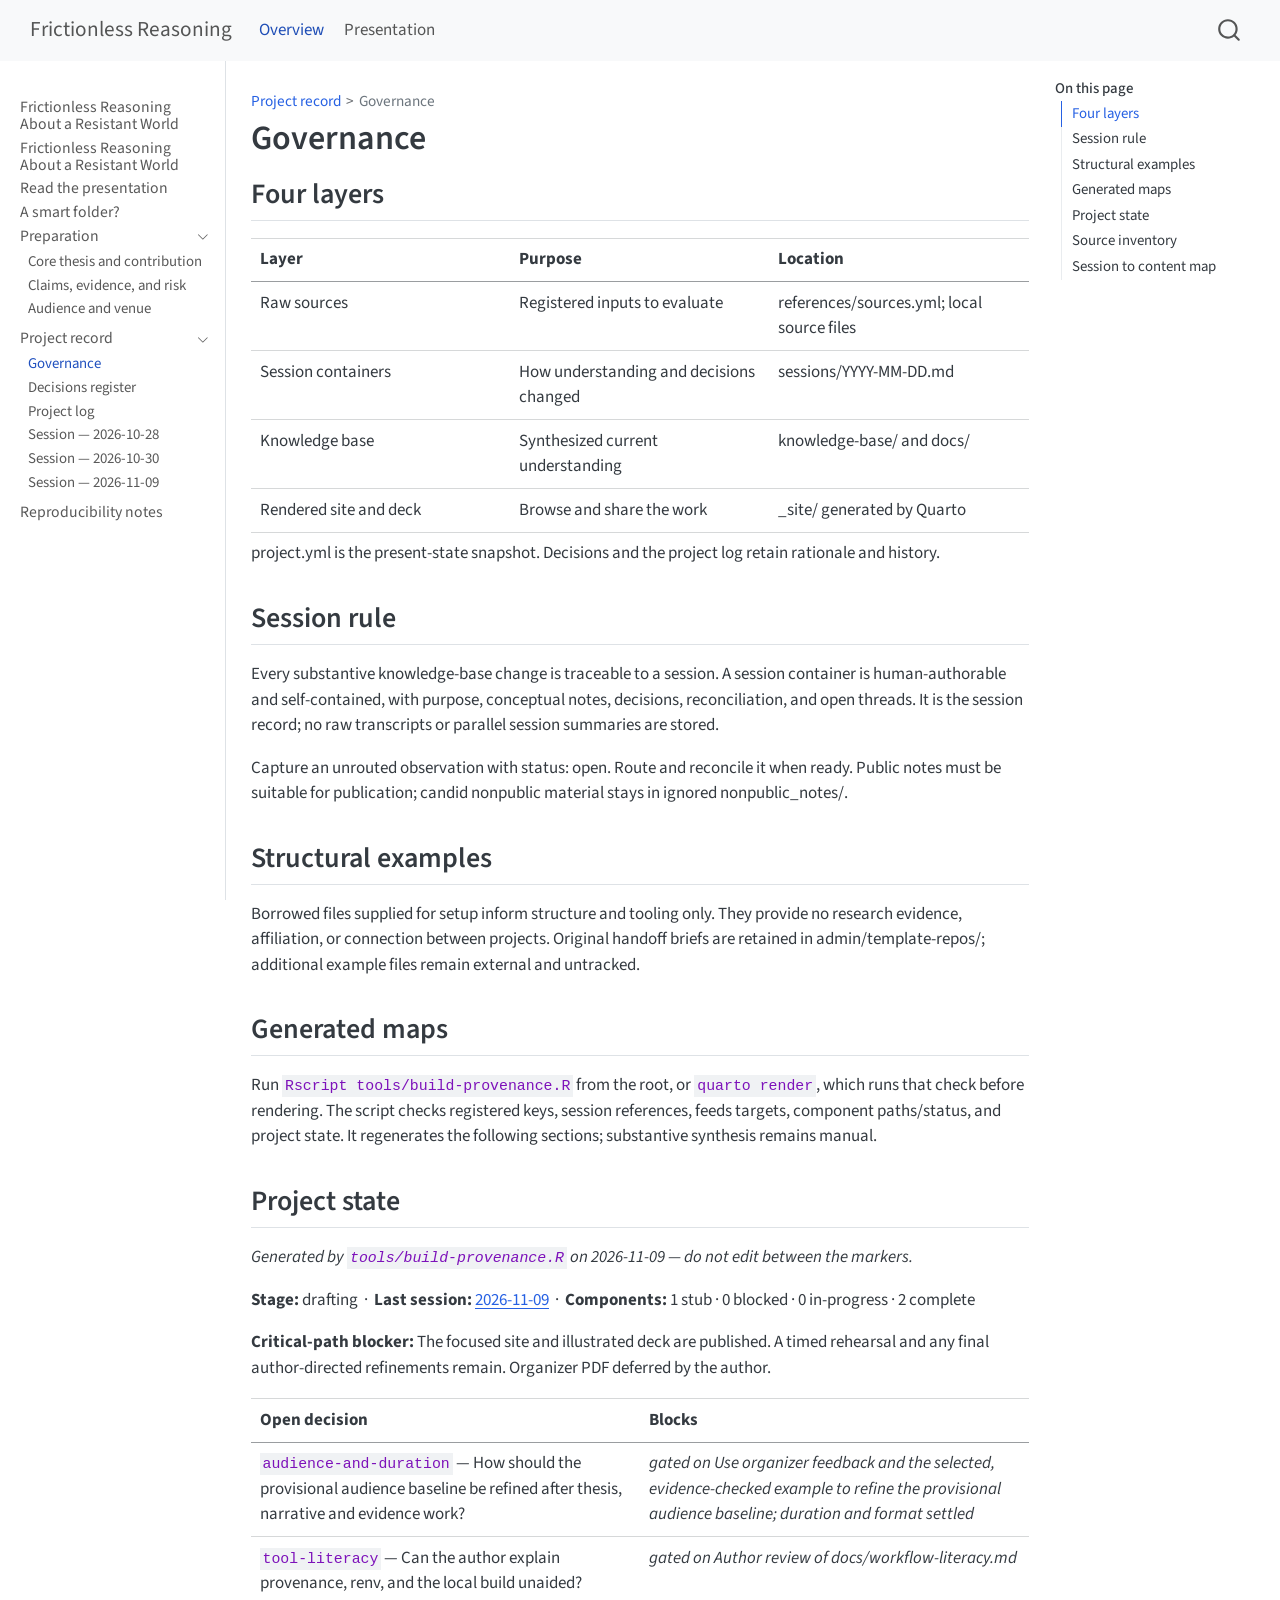
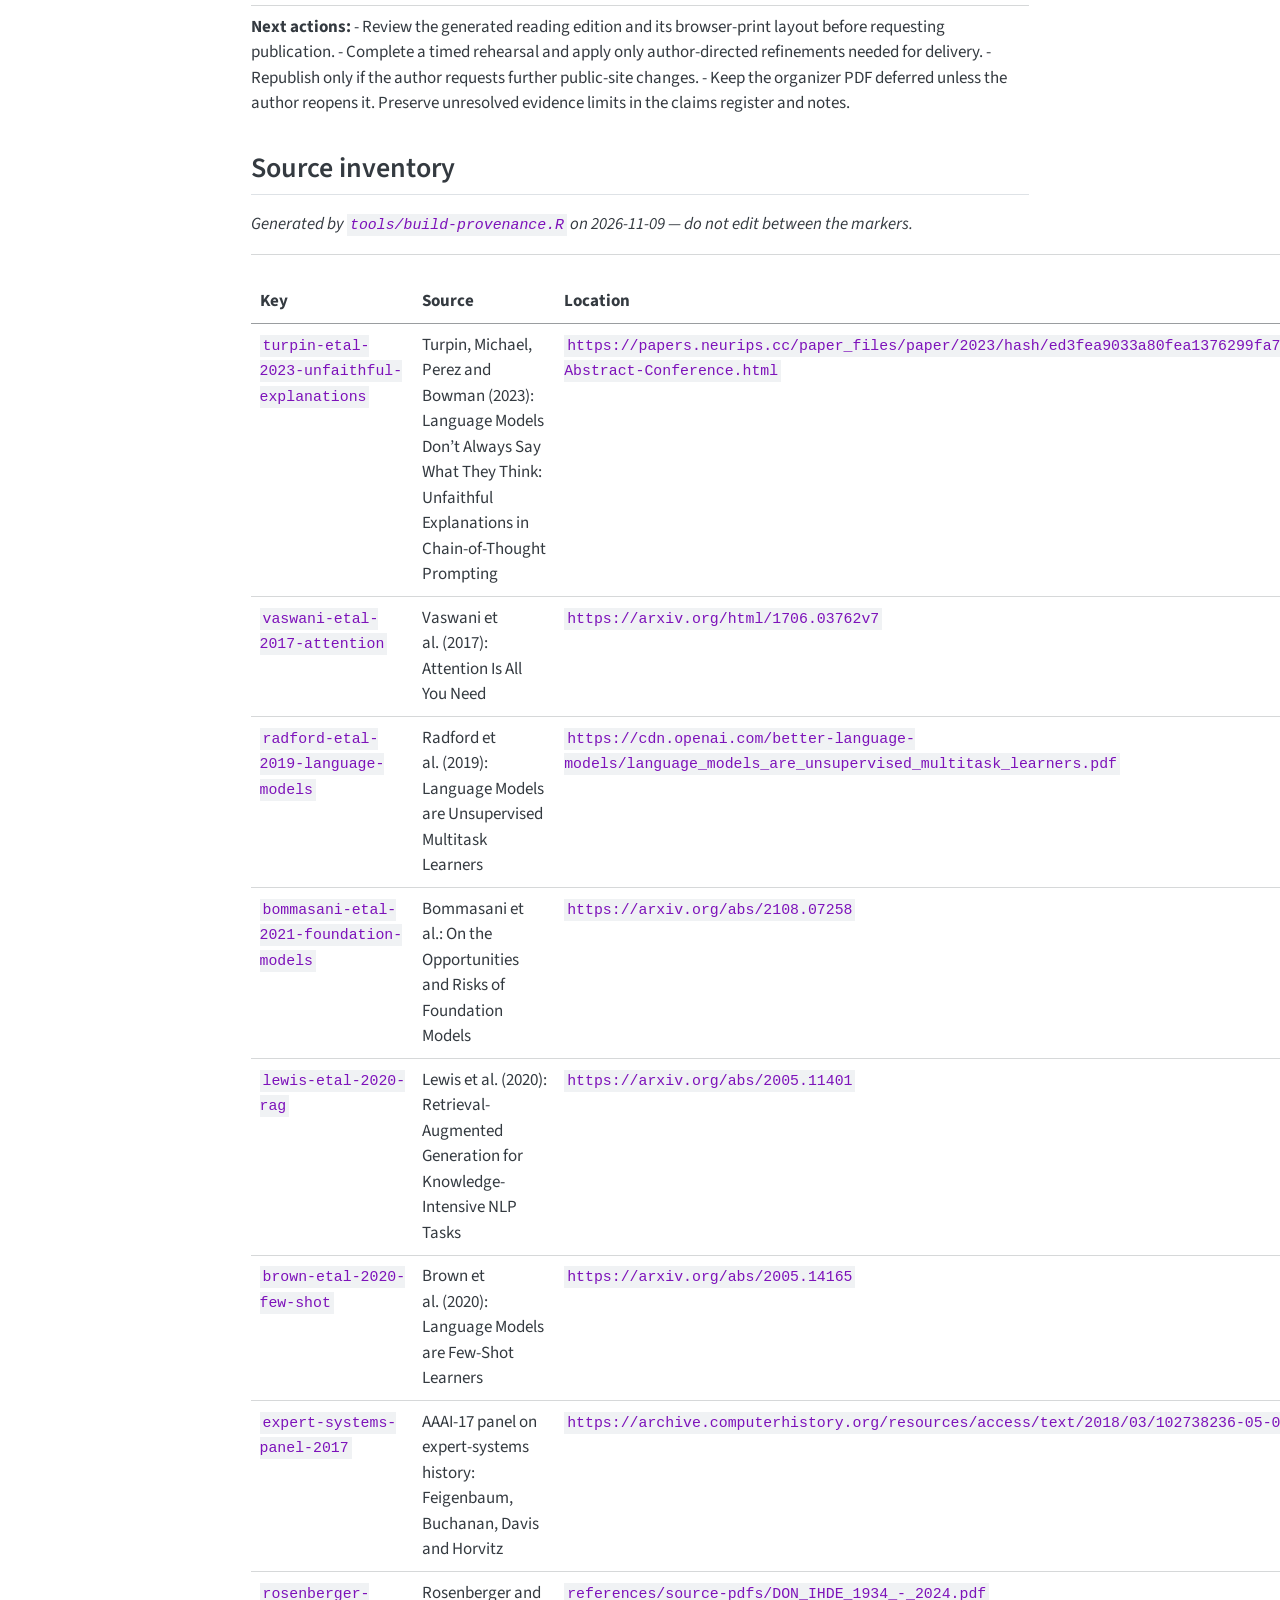
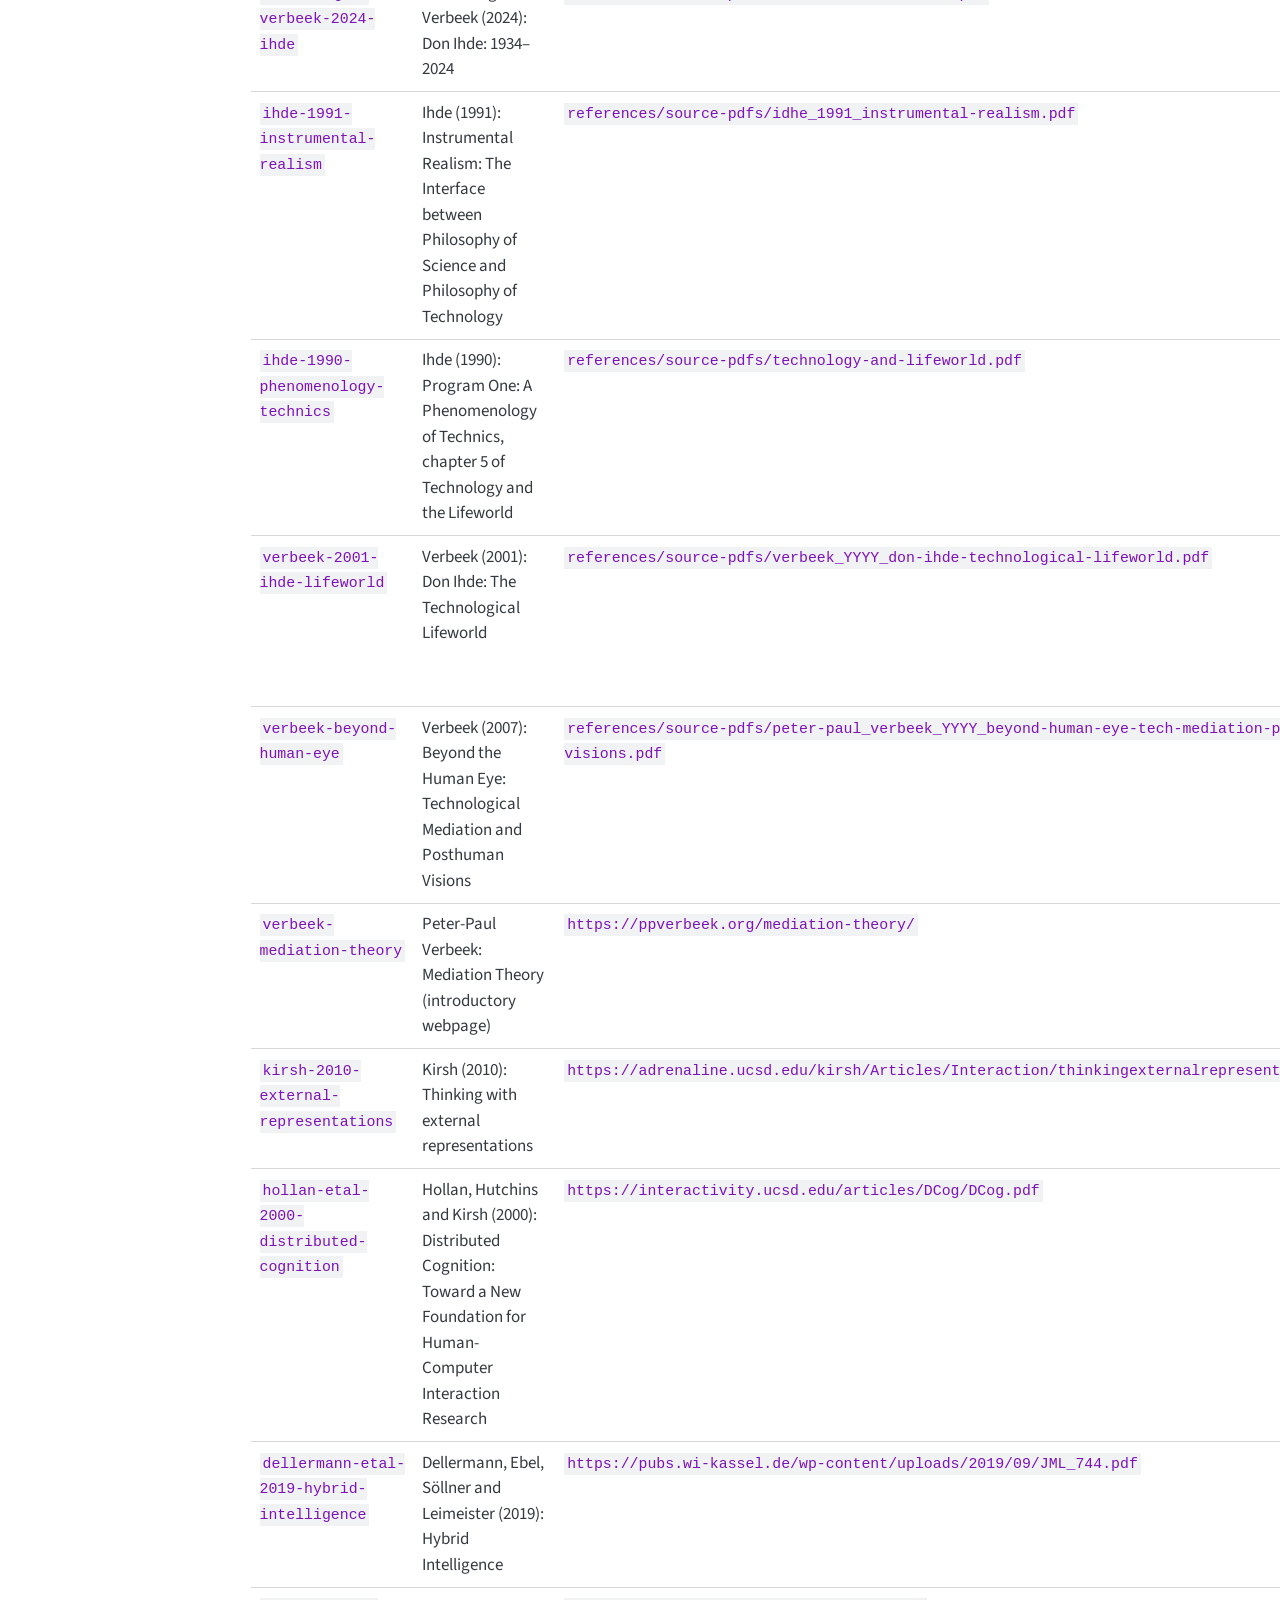
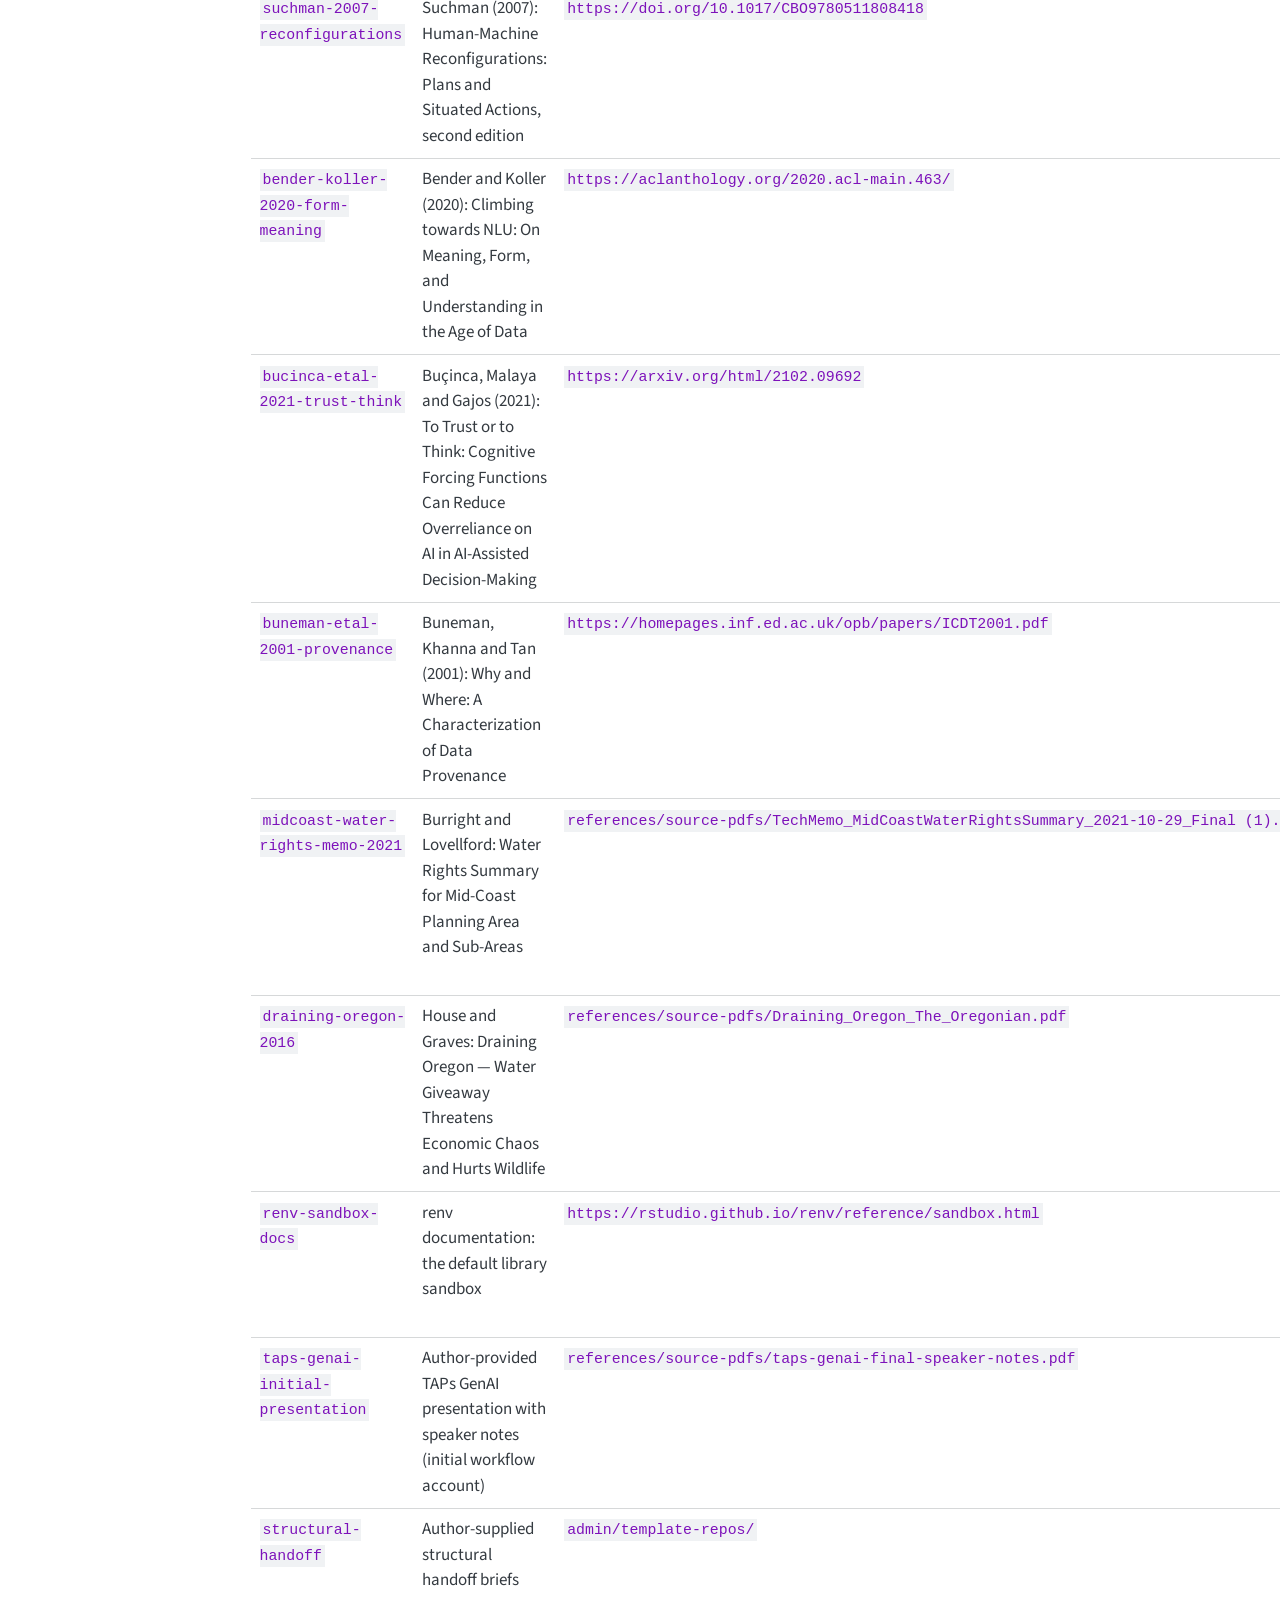
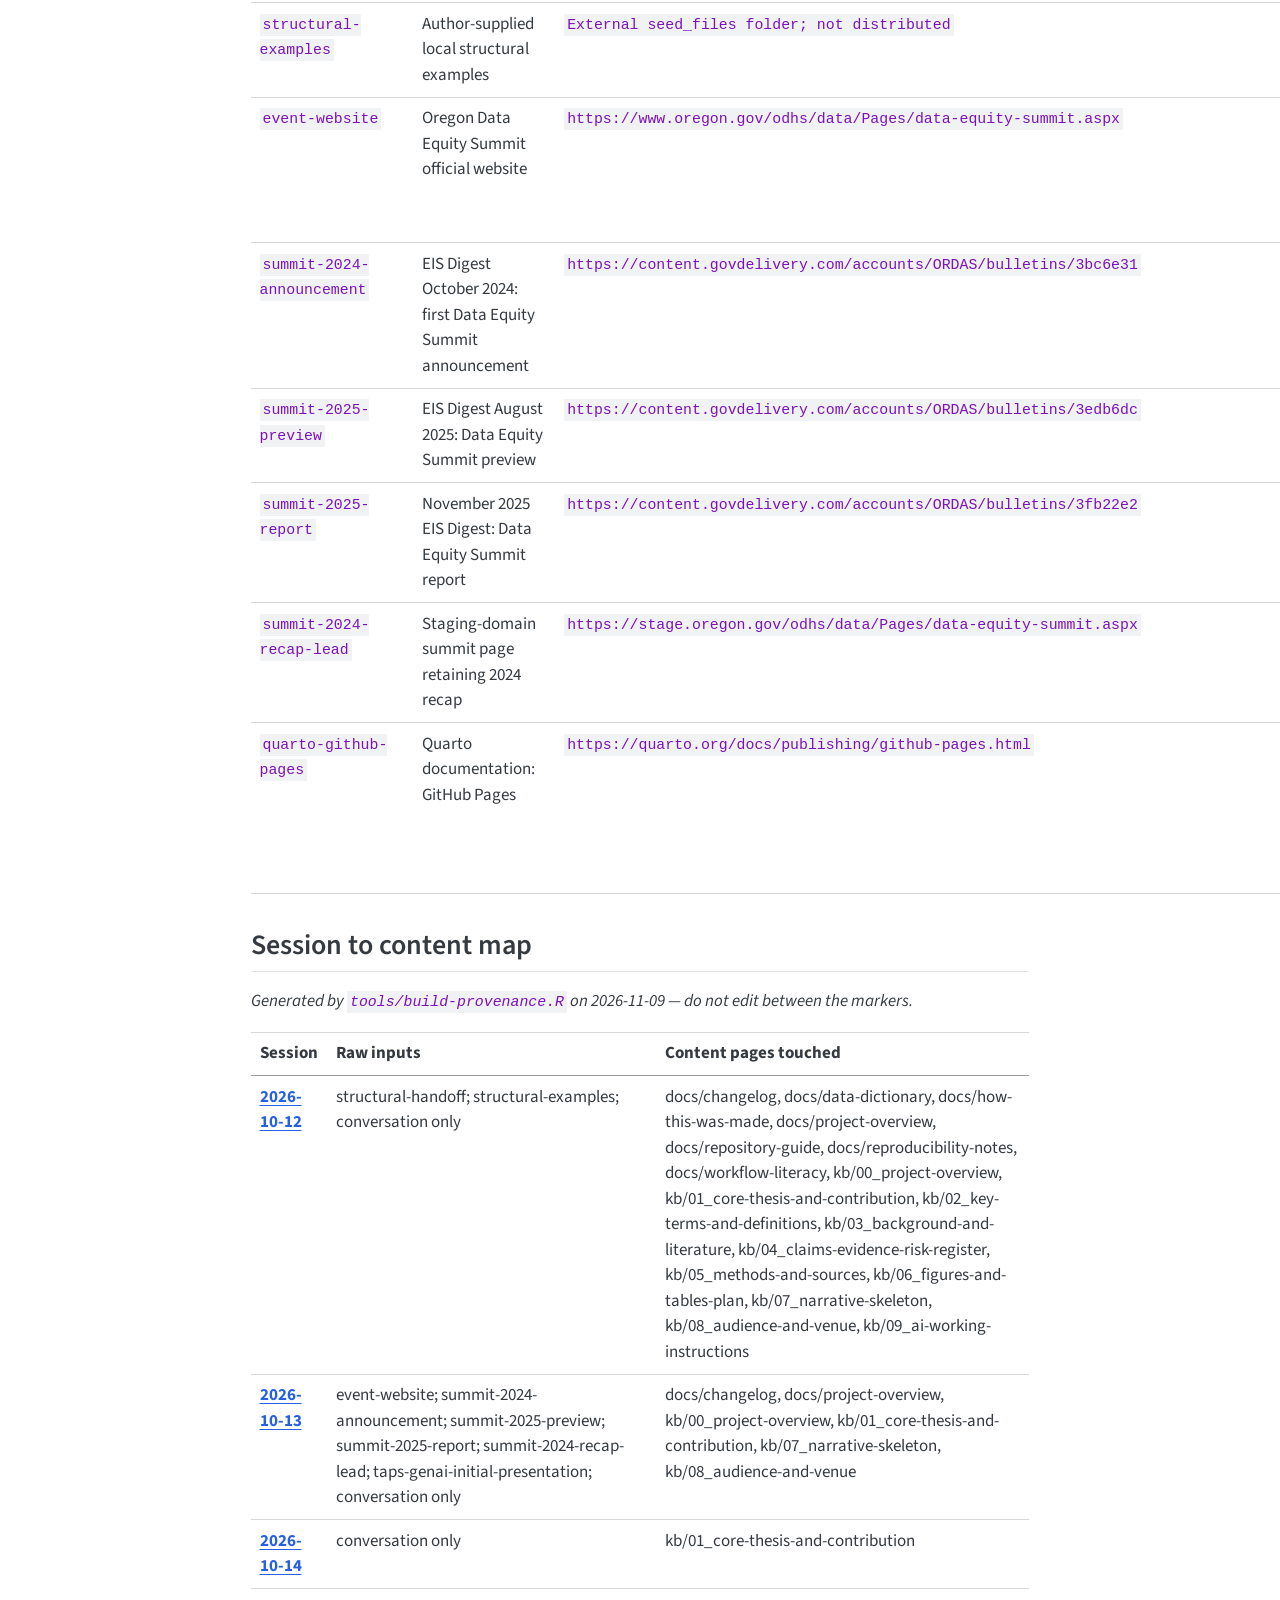
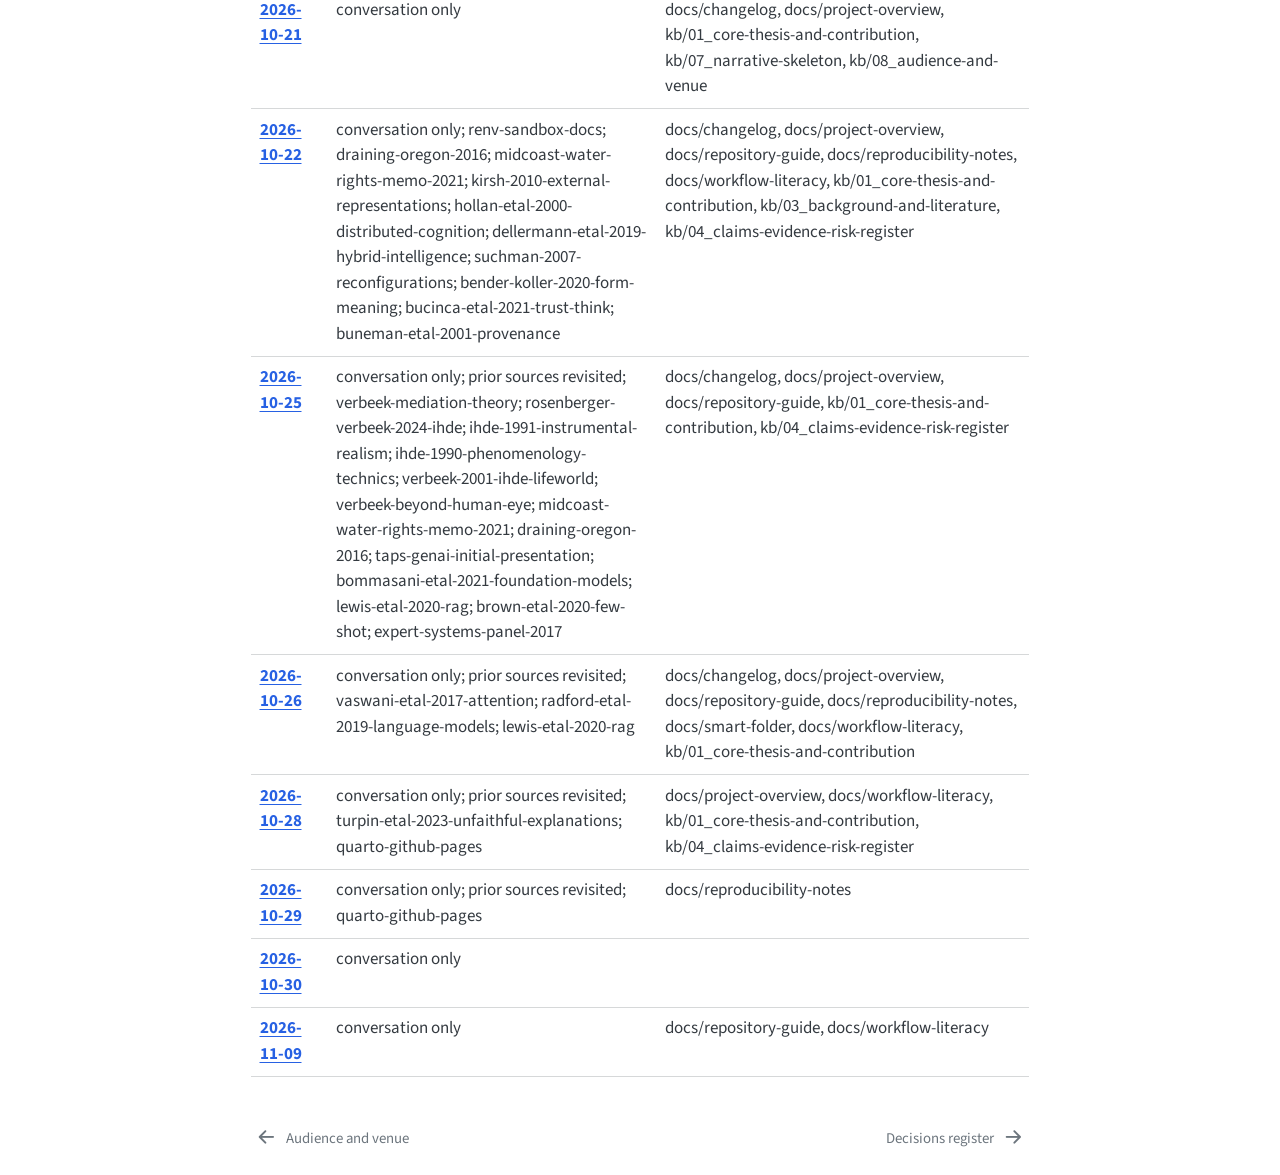
<file: admin/governance.html>
<!DOCTYPE html>
<html xmlns="http://www.w3.org/1999/xhtml" lang="en" xml:lang="en"><head>

<meta charset="utf-8">
<meta name="generator" content="quarto-1.10.18">

<meta name="viewport" content="width=device-width, initial-scale=1.0, user-scalable=yes">


<title>Governance – Frictionless Reasoning</title>
<style>
/* Default styles provided by pandoc.
** See https://pandoc.org/MANUAL.html#variables-for-html for config info.
*/
span.smallcaps{font-variant: small-caps;}
div.columns{display: flex; gap: 1.5em;}
div.column{flex: auto;}
@media screen {
div.columns{gap: min(4vw, 1.5em);}
div.column{overflow-x: auto;}
}
div.hanging-indent{margin-left: 1.5em; text-indent: -1.5em;}
ul.task-list{list-style: none;}
ul.task-list li input[type="checkbox"] {
  width: 0.8em;
  margin: 0 0.8em 0.2em -1em; /* quarto-specific, see https://github.com/quarto-dev/quarto-cli/issues/4556 */ 
  vertical-align: middle;
}
</style>


<script src="../site_libs/quarto-nav/quarto-nav.js"></script>
<script src="../site_libs/quarto-nav/headroom.min.js"></script>
<script src="../site_libs/clipboard/clipboard.min.js"></script>
<script src="../site_libs/quarto-search/autocomplete.umd.js"></script>
<script src="../site_libs/quarto-search/fuse.min.js"></script>
<script src="../site_libs/quarto-search/quarto-search.js"></script>
<meta name="quarto:offset" content="../">
<link href="../admin/decisions-register.html" rel="next">
<link href="../knowledge-base/08_audience-and-venue.html" rel="prev">
<script src="../site_libs/quarto-html/quarto.js" type="module"></script>
<script src="../site_libs/quarto-html/tabsets/tabsets.js" type="module"></script>
<script src="../site_libs/quarto-html/popper.min.js"></script>
<script src="../site_libs/quarto-html/tippy.umd.min.js"></script>
<script src="../site_libs/quarto-html/anchor.min.js"></script>
<link href="../site_libs/quarto-html/tippy.css" rel="stylesheet">
<link href="../site_libs/quarto-html/quarto-syntax-highlighting-64a204ab8560d761af7679ceaba22944.css" rel="stylesheet" id="quarto-text-highlighting-styles">
<script src="../site_libs/bootstrap/bootstrap.min.js"></script>
<link href="../site_libs/bootstrap/bootstrap-icons.css" rel="stylesheet">
<link href="../site_libs/bootstrap/bootstrap-4e663f3a4ff1a491e18bd6a28adf0390.min.css" rel="stylesheet" append-hash="true" id="quarto-bootstrap" data-mode="light">
<script id="quarto-search-options" type="application/json">{
  "location": "navbar",
  "copy-button": false,
  "collapse-after": 3,
  "panel-placement": "end",
  "type": "overlay",
  "limit": 50,
  "keyboard-shortcut": [
    "f",
    "/",
    "s"
  ],
  "show-item-context": false,
  "language": {
    "search-no-results-text": "No results",
    "search-matching-documents-text": "matching documents",
    "search-copy-link-title": "Copy link to search",
    "search-hide-matches-text": "Hide additional matches",
    "search-more-match-text": "more match in this document",
    "search-more-matches-text": "more matches in this document",
    "search-clear-button-title": "Clear",
    "search-text-placeholder": "",
    "search-detached-cancel-button-title": "Cancel",
    "search-submit-button-title": "Submit",
    "search-label": "Search"
  }
}</script>


</head>

<body class="nav-sidebar docked nav-fixed quarto-light">

<div id="quarto-search-results"></div>
  <header id="quarto-header" class="headroom fixed-top">
    <nav class="navbar navbar-expand-lg " data-bs-theme="dark">
      <div class="navbar-container container-fluid">
      <div class="navbar-brand-container mx-auto">
    <a class="navbar-brand" href="../index.html">
    <span class="navbar-title">Frictionless Reasoning</span>
    </a>
  </div>
            <div id="quarto-search" class="" title="Search"></div>
          <button class="navbar-toggler" type="button" data-bs-toggle="collapse" data-bs-target="#navbarCollapse" aria-controls="navbarCollapse" role="menu" aria-expanded="false" aria-label="Toggle navigation" onclick="if (window.quartoToggleHeadroom) { window.quartoToggleHeadroom(); }">
  <span class="navbar-toggler-icon"></span>
</button>
          <div class="collapse navbar-collapse" id="navbarCollapse">
            <ul class="navbar-nav navbar-nav-scroll me-auto">
  <li class="nav-item">
    <a class="nav-link active" href="../index.html" aria-current="page"> 
<span class="menu-text">Overview</span></a>
  </li>  
  <li class="nav-item">
    <a class="nav-link" href="../artifacts/talk/deck.html"> 
<span class="menu-text">Presentation</span></a>
  </li>  
</ul>
          </div> <!-- /navcollapse -->
            <div class="quarto-navbar-tools">
</div>
      </div> <!-- /container-fluid -->
    </nav>
  <nav class="quarto-secondary-nav">
    <div class="container-fluid d-flex">
      <button type="button" class="quarto-btn-toggle btn" data-bs-toggle="collapse" role="button" data-bs-target=".quarto-sidebar-collapse-item" aria-controls="quarto-sidebar" aria-expanded="false" aria-label="Toggle sidebar navigation" onclick="if (window.quartoToggleHeadroom) { window.quartoToggleHeadroom(); }">
        <i class="bi bi-layout-text-sidebar-reverse"></i>
      </button>
        <nav class="quarto-page-breadcrumbs" aria-label="breadcrumb"><ol class="breadcrumb"><li class="breadcrumb-item"><a href="../admin/governance.html">Project record</a></li><li class="breadcrumb-item"><a href="../admin/governance.html">Governance</a></li></ol></nav>
        <a class="flex-grow-1" role="navigation" data-bs-toggle="collapse" data-bs-target=".quarto-sidebar-collapse-item" aria-controls="quarto-sidebar" aria-expanded="false" aria-label="Toggle sidebar navigation" onclick="if (window.quartoToggleHeadroom) { window.quartoToggleHeadroom(); }">      
        </a>
    </div>
  </nav>
</header>
<!-- content -->
<div id="quarto-content" class="quarto-container page-columns page-rows-contents page-layout-article page-navbar">
<!-- sidebar -->
  <nav id="quarto-sidebar" class="sidebar collapse collapse-horizontal quarto-sidebar-collapse-item sidebar-navigation docked overflow-auto">
    <div class="sidebar-menu-container"> 
    <ul class="list-unstyled mt-1">
        <li class="sidebar-item">
  <div class="sidebar-item-container"> 
  <a href="../index.html" class="sidebar-item-text sidebar-link">
 <span class="menu-text">Frictionless Reasoning About a Resistant World</span></a>
  </div>
</li>
        <li class="sidebar-item">
  <div class="sidebar-item-container"> 
  <a href="../artifacts/talk/deck.html" class="sidebar-item-text sidebar-link">
 <span class="menu-text">Frictionless Reasoning About a Resistant World</span></a>
  </div>
</li>
        <li class="sidebar-item">
  <div class="sidebar-item-container"> 
  <a href="../artifacts/talk/read.html" class="sidebar-item-text sidebar-link">
 <span class="menu-text">Read the presentation</span></a>
  </div>
</li>
        <li class="sidebar-item">
  <div class="sidebar-item-container"> 
  <a href="../docs/smart-folder.html" class="sidebar-item-text sidebar-link">
 <span class="menu-text">A smart folder?</span></a>
  </div>
</li>
        <li class="sidebar-item sidebar-item-section">
      <div class="sidebar-item-container"> 
            <a class="sidebar-item-text sidebar-link text-start" data-bs-toggle="collapse" data-bs-target="#quarto-sidebar-section-1" role="navigation" aria-expanded="true">
 <span class="menu-text">Preparation</span></a>
          <a class="sidebar-item-toggle text-start" data-bs-toggle="collapse" data-bs-target="#quarto-sidebar-section-1" role="navigation" aria-expanded="true" aria-label="Toggle section">
            <i class="bi bi-chevron-right ms-2"></i>
          </a> 
      </div>
      <ul id="quarto-sidebar-section-1" class="collapse list-unstyled sidebar-section depth1 show">  
          <li class="sidebar-item">
  <div class="sidebar-item-container"> 
  <a href="../knowledge-base/01_core-thesis-and-contribution.html" class="sidebar-item-text sidebar-link">
 <span class="menu-text">Core thesis and contribution</span></a>
  </div>
</li>
          <li class="sidebar-item">
  <div class="sidebar-item-container"> 
  <a href="../knowledge-base/04_claims-evidence-risk-register.html" class="sidebar-item-text sidebar-link">
 <span class="menu-text">Claims, evidence, and risk</span></a>
  </div>
</li>
          <li class="sidebar-item">
  <div class="sidebar-item-container"> 
  <a href="../knowledge-base/08_audience-and-venue.html" class="sidebar-item-text sidebar-link">
 <span class="menu-text">Audience and venue</span></a>
  </div>
</li>
      </ul>
  </li>
        <li class="sidebar-item sidebar-item-section">
      <div class="sidebar-item-container"> 
            <a class="sidebar-item-text sidebar-link text-start" data-bs-toggle="collapse" data-bs-target="#quarto-sidebar-section-2" role="navigation" aria-expanded="true">
 <span class="menu-text">Project record</span></a>
          <a class="sidebar-item-toggle text-start" data-bs-toggle="collapse" data-bs-target="#quarto-sidebar-section-2" role="navigation" aria-expanded="true" aria-label="Toggle section">
            <i class="bi bi-chevron-right ms-2"></i>
          </a> 
      </div>
      <ul id="quarto-sidebar-section-2" class="collapse list-unstyled sidebar-section depth1 show">  
          <li class="sidebar-item">
  <div class="sidebar-item-container"> 
  <a href="../admin/governance.html" class="sidebar-item-text sidebar-link active">
 <span class="menu-text">Governance</span></a>
  </div>
</li>
          <li class="sidebar-item">
  <div class="sidebar-item-container"> 
  <a href="../admin/decisions-register.html" class="sidebar-item-text sidebar-link">
 <span class="menu-text">Decisions register</span></a>
  </div>
</li>
          <li class="sidebar-item">
  <div class="sidebar-item-container"> 
  <a href="../admin/project-log.html" class="sidebar-item-text sidebar-link">
 <span class="menu-text">Project log</span></a>
  </div>
</li>
          <li class="sidebar-item">
  <div class="sidebar-item-container"> 
  <a href="../sessions/2026-10-28.html" class="sidebar-item-text sidebar-link">
 <span class="menu-text">Session — 2026-10-28</span></a>
  </div>
</li>
          <li class="sidebar-item">
  <div class="sidebar-item-container"> 
  <a href="../sessions/2026-10-30.html" class="sidebar-item-text sidebar-link">
 <span class="menu-text">Session — 2026-10-30</span></a>
  </div>
</li>
          <li class="sidebar-item">
  <div class="sidebar-item-container"> 
  <a href="../sessions/2026-11-09.html" class="sidebar-item-text sidebar-link">
 <span class="menu-text">Session — 2026-11-09</span></a>
  </div>
</li>
      </ul>
  </li>
        <li class="sidebar-item">
  <div class="sidebar-item-container"> 
  <a href="../docs/reproducibility-notes.html" class="sidebar-item-text sidebar-link">
 <span class="menu-text">Reproducibility notes</span></a>
  </div>
</li>
    </ul>
    </div>
</nav>
<div id="quarto-sidebar-glass" class="quarto-sidebar-collapse-item" data-bs-toggle="collapse" data-bs-target=".quarto-sidebar-collapse-item"></div>
<!-- margin-sidebar -->
    <div id="quarto-margin-sidebar" class="sidebar margin-sidebar">
        <nav id="TOC" role="doc-toc" class="toc-active">
    <h2 id="toc-title">On this page</h2>
   
  <ul>
  <li><a href="#four-layers" id="toc-four-layers" class="nav-link active" data-scroll-target="#four-layers">Four layers</a></li>
  <li><a href="#session-rule" id="toc-session-rule" class="nav-link" data-scroll-target="#session-rule">Session rule</a></li>
  <li><a href="#structural-examples" id="toc-structural-examples" class="nav-link" data-scroll-target="#structural-examples">Structural examples</a></li>
  <li><a href="#generated-maps" id="toc-generated-maps" class="nav-link" data-scroll-target="#generated-maps">Generated maps</a></li>
  <li><a href="#project-state" id="toc-project-state" class="nav-link" data-scroll-target="#project-state">Project state</a></li>
  <li><a href="#source-inventory" id="toc-source-inventory" class="nav-link" data-scroll-target="#source-inventory">Source inventory</a></li>
  <li><a href="#session-to-content-map" id="toc-session-to-content-map" class="nav-link" data-scroll-target="#session-to-content-map">Session to content map</a></li>
  </ul>
</nav>
    </div>
<!-- main -->
<main class="content" id="quarto-document-content">

<header id="title-block-header" class="quarto-title-block default"><nav class="quarto-page-breadcrumbs quarto-title-breadcrumbs d-none d-lg-block" aria-label="breadcrumb"><ol class="breadcrumb"><li class="breadcrumb-item"><a href="../admin/governance.html">Project record</a></li><li class="breadcrumb-item"><a href="../admin/governance.html">Governance</a></li></ol></nav>
<div class="quarto-title">
<h1 class="title">Governance</h1>
</div>



<div class="quarto-title-meta">

    
  
    
  </div>
  


</header>


<section id="four-layers" class="level2">
<h2 class="anchored" data-anchor-id="four-layers">Four layers</h2>
<table class="caption-top table">
<colgroup>
<col style="width: 33%">
<col style="width: 33%">
<col style="width: 33%">
</colgroup>
<thead>
<tr class="header">
<th>Layer</th>
<th>Purpose</th>
<th>Location</th>
</tr>
</thead>
<tbody>
<tr class="odd">
<td>Raw sources</td>
<td>Registered inputs to evaluate</td>
<td>references/sources.yml; local source files</td>
</tr>
<tr class="even">
<td>Session containers</td>
<td>How understanding and decisions changed</td>
<td>sessions/YYYY-MM-DD.md</td>
</tr>
<tr class="odd">
<td>Knowledge base</td>
<td>Synthesized current understanding</td>
<td>knowledge-base/ and docs/</td>
</tr>
<tr class="even">
<td>Rendered site and deck</td>
<td>Browse and share the work</td>
<td>_site/ generated by Quarto</td>
</tr>
</tbody>
</table>
<p>project.yml is the present-state snapshot. Decisions and the project log retain rationale and history.</p>
</section>
<section id="session-rule" class="level2">
<h2 class="anchored" data-anchor-id="session-rule">Session rule</h2>
<p>Every substantive knowledge-base change is traceable to a session. A session container is human-authorable and self-contained, with purpose, conceptual notes, decisions, reconciliation, and open threads. It is the session record; no raw transcripts or parallel session summaries are stored.</p>
<p>Capture an unrouted observation with status: open. Route and reconcile it when ready. Public notes must be suitable for publication; candid nonpublic material stays in ignored nonpublic_notes/.</p>
</section>
<section id="structural-examples" class="level2">
<h2 class="anchored" data-anchor-id="structural-examples">Structural examples</h2>
<p>Borrowed files supplied for setup inform structure and tooling only. They provide no research evidence, affiliation, or connection between projects. Original handoff briefs are retained in admin/template-repos/; additional example files remain external and untracked.</p>
</section>
<section id="generated-maps" class="level2">
<h2 class="anchored" data-anchor-id="generated-maps">Generated maps</h2>
<p>Run <code>Rscript tools/build-provenance.R</code> from the root, or <code>quarto render</code>, which runs that check before rendering. The script checks registered keys, session references, feeds targets, component paths/status, and project state. It regenerates the following sections; substantive synthesis remains manual.</p>
</section>
<section id="project-state" class="level2">
<h2 class="anchored" data-anchor-id="project-state">Project state</h2>
<!-- BEGIN GENERATED: project-state -->
<p><em>Generated by <code>tools/build-provenance.R</code> on 2026-11-09 — do not edit between the markers.</em></p>
<p><strong>Stage:</strong> drafting &nbsp;·&nbsp; <strong>Last session:</strong> <a href="../sessions/2026-11-09.html">2026-11-09</a> &nbsp;·&nbsp; <strong>Components:</strong> 1 stub · 0 blocked · 0 in-progress · 2 complete</p>
<p><strong>Critical-path blocker:</strong> The focused site and illustrated deck are published. A timed rehearsal and any final author-directed refinements remain. Organizer PDF deferred by the author.</p>
<table class="caption-top table">
<colgroup>
<col style="width: 50%">
<col style="width: 50%">
</colgroup>
<thead>
<tr class="header">
<th>Open decision</th>
<th>Blocks</th>
</tr>
</thead>
<tbody>
<tr class="odd">
<td><code>audience-and-duration</code> — How should the provisional audience baseline be refined after thesis, narrative and evidence work?</td>
<td><em>gated on Use organizer feedback and the selected, evidence-checked example to refine the provisional audience baseline; duration and format settled</em></td>
</tr>
<tr class="even">
<td><code>tool-literacy</code> — Can the author explain provenance, renv, and the local build unaided?</td>
<td><em>gated on Author review of docs/workflow-literacy.md</em></td>
</tr>
</tbody>
</table>
<p><strong>Next actions:</strong> - Review the generated reading edition and its browser-print layout before requesting publication. - Complete a timed rehearsal and apply only author-directed refinements needed for delivery. - Republish only if the author requests further public-site changes. - Keep the organizer PDF deferred unless the author reopens it. Preserve unresolved evidence limits in the claims register and notes.</p>
<!-- END GENERATED: project-state -->
</section>
<section id="source-inventory" class="level2">
<h2 class="anchored" data-anchor-id="source-inventory">Source inventory</h2>
<!-- BEGIN GENERATED: source-inventory -->
<p><em>Generated by <code>tools/build-provenance.R</code> on 2026-11-09 — do not edit between the markers.</em></p>
<table class="caption-top table">
<colgroup>
<col style="width: 20%">
<col style="width: 20%">
<col style="width: 20%">
<col style="width: 20%">
<col style="width: 20%">
</colgroup>
<thead>
<tr class="header">
<th>Key</th>
<th>Source</th>
<th>Location</th>
<th>In git?</th>
<th>Feeds</th>
</tr>
</thead>
<tbody>
<tr class="odd">
<td><code>turpin-etal-2023-unfaithful-explanations</code></td>
<td>Turpin, Michael, Perez and Bowman (2023): Language Models Don’t Always Say What They Think: Unfaithful Explanations in Chain-of-Thought Prompting</td>
<td><code>https://papers.neurips.cc/paper_files/paper/2023/hash/ed3fea9033a80fea1376299fa7863f4a-Abstract-Conference.html</code></td>
<td>no</td>
<td>kb/04_claims-evidence-risk-register, session 2026-10-28</td>
</tr>
<tr class="even">
<td><code>vaswani-etal-2017-attention</code></td>
<td>Vaswani et al.&nbsp;(2017): Attention Is All You Need</td>
<td><code>https://arxiv.org/html/1706.03762v7</code></td>
<td>no</td>
<td>session 2026-10-26</td>
</tr>
<tr class="odd">
<td><code>radford-etal-2019-language-models</code></td>
<td>Radford et al.&nbsp;(2019): Language Models are Unsupervised Multitask Learners</td>
<td><code>https://cdn.openai.com/better-language-models/language_models_are_unsupervised_multitask_learners.pdf</code></td>
<td>no</td>
<td>session 2026-10-26</td>
</tr>
<tr class="even">
<td><code>bommasani-etal-2021-foundation-models</code></td>
<td>Bommasani et al.: On the Opportunities and Risks of Foundation Models</td>
<td><code>https://arxiv.org/abs/2108.07258</code></td>
<td>no</td>
<td>kb/01_core-thesis-and-contribution, kb/04_claims-evidence-risk-register, session 2026-10-25</td>
</tr>
<tr class="odd">
<td><code>lewis-etal-2020-rag</code></td>
<td>Lewis et al.&nbsp;(2020): Retrieval-Augmented Generation for Knowledge-Intensive NLP Tasks</td>
<td><code>https://arxiv.org/abs/2005.11401</code></td>
<td>no</td>
<td>kb/01_core-thesis-and-contribution, kb/04_claims-evidence-risk-register, session 2026-10-25, session 2026-10-26</td>
</tr>
<tr class="even">
<td><code>brown-etal-2020-few-shot</code></td>
<td>Brown et al.&nbsp;(2020): Language Models are Few-Shot Learners</td>
<td><code>https://arxiv.org/abs/2005.14165</code></td>
<td>no</td>
<td>session 2026-10-25</td>
</tr>
<tr class="odd">
<td><code>expert-systems-panel-2017</code></td>
<td>AAAI-17 panel on expert-systems history: Feigenbaum, Buchanan, Davis and Horvitz</td>
<td><code>https://archive.computerhistory.org/resources/access/text/2018/03/102738236-05-01-acc.pdf</code></td>
<td>no</td>
<td>kb/01_core-thesis-and-contribution, session 2026-10-25</td>
</tr>
<tr class="even">
<td><code>rosenberger-verbeek-2024-ihde</code></td>
<td>Rosenberger and Verbeek (2024): Don Ihde: 1934–2024</td>
<td><code>references/source-pdfs/DON_IHDE_1934_-_2024.pdf</code></td>
<td>no</td>
<td>session 2026-10-25</td>
</tr>
<tr class="odd">
<td><code>ihde-1991-instrumental-realism</code></td>
<td>Ihde (1991): Instrumental Realism: The Interface between Philosophy of Science and Philosophy of Technology</td>
<td><code>references/source-pdfs/idhe_1991_instrumental-realism.pdf</code></td>
<td>no</td>
<td>session 2026-10-25</td>
</tr>
<tr class="even">
<td><code>ihde-1990-phenomenology-technics</code></td>
<td>Ihde (1990): Program One: A Phenomenology of Technics, chapter 5 of Technology and the Lifeworld</td>
<td><code>references/source-pdfs/technology-and-lifeworld.pdf</code></td>
<td>no</td>
<td>kb/01_core-thesis-and-contribution, kb/04_claims-evidence-risk-register, session 2026-10-25</td>
</tr>
<tr class="odd">
<td><code>verbeek-2001-ihde-lifeworld</code></td>
<td>Verbeek (2001): Don Ihde: The Technological Lifeworld</td>
<td><code>references/source-pdfs/verbeek_YYYY_don-ihde-technological-lifeworld.pdf</code></td>
<td>no</td>
<td>kb/01_core-thesis-and-contribution, kb/04_claims-evidence-risk-register, session 2026-10-25</td>
</tr>
<tr class="even">
<td><code>verbeek-beyond-human-eye</code></td>
<td>Verbeek (2007): Beyond the Human Eye: Technological Mediation and Posthuman Visions</td>
<td><code>references/source-pdfs/peter-paul_verbeek_YYYY_beyond-human-eye-tech-mediation-posthuman-visions.pdf</code></td>
<td>no</td>
<td>session 2026-10-25</td>
</tr>
<tr class="odd">
<td><code>verbeek-mediation-theory</code></td>
<td>Peter-Paul Verbeek: Mediation Theory (introductory webpage)</td>
<td><code>https://ppverbeek.org/mediation-theory/</code></td>
<td>no</td>
<td>kb/01_core-thesis-and-contribution, session 2026-10-25</td>
</tr>
<tr class="even">
<td><code>kirsh-2010-external-representations</code></td>
<td>Kirsh (2010): Thinking with external representations</td>
<td><code>https://adrenaline.ucsd.edu/kirsh/Articles/Interaction/thinkingexternalrepresentations.pdf</code></td>
<td>no</td>
<td>kb/03_background-and-literature, session 2026-10-22</td>
</tr>
<tr class="odd">
<td><code>hollan-etal-2000-distributed-cognition</code></td>
<td>Hollan, Hutchins and Kirsh (2000): Distributed Cognition: Toward a New Foundation for Human-Computer Interaction Research</td>
<td><code>https://interactivity.ucsd.edu/articles/DCog/DCog.pdf</code></td>
<td>no</td>
<td>kb/03_background-and-literature, session 2026-10-22</td>
</tr>
<tr class="even">
<td><code>dellermann-etal-2019-hybrid-intelligence</code></td>
<td>Dellermann, Ebel, Söllner and Leimeister (2019): Hybrid Intelligence</td>
<td><code>https://pubs.wi-kassel.de/wp-content/uploads/2019/09/JML_744.pdf</code></td>
<td>no</td>
<td>kb/03_background-and-literature, session 2026-10-22</td>
</tr>
<tr class="odd">
<td><code>suchman-2007-reconfigurations</code></td>
<td>Suchman (2007): Human-Machine Reconfigurations: Plans and Situated Actions, second edition</td>
<td><code>https://doi.org/10.1017/CBO9780511808418</code></td>
<td>no</td>
<td>kb/03_background-and-literature, session 2026-10-22</td>
</tr>
<tr class="even">
<td><code>bender-koller-2020-form-meaning</code></td>
<td>Bender and Koller (2020): Climbing towards NLU: On Meaning, Form, and Understanding in the Age of Data</td>
<td><code>https://aclanthology.org/2020.acl-main.463/</code></td>
<td>no</td>
<td>kb/03_background-and-literature, session 2026-10-22</td>
</tr>
<tr class="odd">
<td><code>bucinca-etal-2021-trust-think</code></td>
<td>Buçinca, Malaya and Gajos (2021): To Trust or to Think: Cognitive Forcing Functions Can Reduce Overreliance on AI in AI-Assisted Decision-Making</td>
<td><code>https://arxiv.org/html/2102.09692</code></td>
<td>no</td>
<td>kb/03_background-and-literature, session 2026-10-22</td>
</tr>
<tr class="even">
<td><code>buneman-etal-2001-provenance</code></td>
<td>Buneman, Khanna and Tan (2001): Why and Where: A Characterization of Data Provenance</td>
<td><code>https://homepages.inf.ed.ac.uk/opb/papers/ICDT2001.pdf</code></td>
<td>no</td>
<td>kb/03_background-and-literature, session 2026-10-22</td>
</tr>
<tr class="odd">
<td><code>midcoast-water-rights-memo-2021</code></td>
<td>Burright and Lovellford: Water Rights Summary for Mid-Coast Planning Area and Sub-Areas</td>
<td><code>references/source-pdfs/TechMemo_MidCoastWaterRightsSummary_2021-10-29_Final (1).pdf</code></td>
<td>no</td>
<td>kb/01_core-thesis-and-contribution, kb/04_claims-evidence-risk-register, session 2026-10-22, session 2026-10-25</td>
</tr>
<tr class="even">
<td><code>draining-oregon-2016</code></td>
<td>House and Graves: Draining Oregon — Water Giveaway Threatens Economic Chaos and Hurts Wildlife</td>
<td><code>references/source-pdfs/Draining_Oregon_The_Oregonian.pdf</code></td>
<td>no</td>
<td>kb/01_core-thesis-and-contribution, session 2026-10-22, session 2026-10-25</td>
</tr>
<tr class="odd">
<td><code>renv-sandbox-docs</code></td>
<td>renv documentation: the default library sandbox</td>
<td><code>https://rstudio.github.io/renv/reference/sandbox.html</code></td>
<td>no</td>
<td>docs/reproducibility-notes, docs/workflow-literacy, session 2026-10-22</td>
</tr>
<tr class="even">
<td><code>taps-genai-initial-presentation</code></td>
<td>Author-provided TAPs GenAI presentation with speaker notes (initial workflow account)</td>
<td><code>references/source-pdfs/taps-genai-final-speaker-notes.pdf</code></td>
<td>no</td>
<td>kb/01_core-thesis-and-contribution, session 2026-10-13, session 2026-10-25</td>
</tr>
<tr class="odd">
<td><code>structural-handoff</code></td>
<td>Author-supplied structural handoff briefs</td>
<td><code>admin/template-repos/</code></td>
<td>yes</td>
<td>kb/09_ai-working-instructions, session 2026-10-12</td>
</tr>
<tr class="even">
<td><code>structural-examples</code></td>
<td>Author-supplied local structural examples</td>
<td><code>External seed_files folder; not distributed</code></td>
<td>no</td>
<td>kb/09_ai-working-instructions, session 2026-10-12</td>
</tr>
<tr class="odd">
<td><code>event-website</code></td>
<td>Oregon Data Equity Summit official website</td>
<td><code>https://www.oregon.gov/odhs/data/Pages/data-equity-summit.aspx</code></td>
<td>no</td>
<td>docs/project-overview, kb/08_audience-and-venue, session 2026-10-13</td>
</tr>
<tr class="even">
<td><code>summit-2024-announcement</code></td>
<td>EIS Digest October 2024: first Data Equity Summit announcement</td>
<td><code>https://content.govdelivery.com/accounts/ORDAS/bulletins/3bc6e31</code></td>
<td>no</td>
<td>kb/08_audience-and-venue, session 2026-10-13</td>
</tr>
<tr class="odd">
<td><code>summit-2025-preview</code></td>
<td>EIS Digest August 2025: Data Equity Summit preview</td>
<td><code>https://content.govdelivery.com/accounts/ORDAS/bulletins/3edb6dc</code></td>
<td>no</td>
<td>kb/08_audience-and-venue, session 2026-10-13</td>
</tr>
<tr class="even">
<td><code>summit-2025-report</code></td>
<td>November 2025 EIS Digest: Data Equity Summit report</td>
<td><code>https://content.govdelivery.com/accounts/ORDAS/bulletins/3fb22e2</code></td>
<td>no</td>
<td>kb/08_audience-and-venue, session 2026-10-13</td>
</tr>
<tr class="odd">
<td><code>summit-2024-recap-lead</code></td>
<td>Staging-domain summit page retaining 2024 recap</td>
<td><code>https://stage.oregon.gov/odhs/data/Pages/data-equity-summit.aspx</code></td>
<td>no</td>
<td>session 2026-10-13</td>
</tr>
<tr class="even">
<td><code>quarto-github-pages</code></td>
<td>Quarto documentation: GitHub Pages</td>
<td><code>https://quarto.org/docs/publishing/github-pages.html</code></td>
<td>no</td>
<td>docs/reproducibility-notes, docs/workflow-literacy, session 2026-10-28, session 2026-10-29</td>
</tr>
</tbody>
</table>
<!-- END GENERATED: source-inventory -->
</section>
<section id="session-to-content-map" class="level2">
<h2 class="anchored" data-anchor-id="session-to-content-map">Session to content map</h2>
<!-- BEGIN GENERATED: session-map -->
<p><em>Generated by <code>tools/build-provenance.R</code> on 2026-11-09 — do not edit between the markers.</em></p>
<table class="caption-top table">
<thead>
<tr class="header">
<th>Session</th>
<th>Raw inputs</th>
<th>Content pages touched</th>
</tr>
</thead>
<tbody>
<tr class="odd">
<td><a href="https://github.com/OregonWater/gen_ai_workflows_data_equity/blob/main/sessions/2026-10-12.md"><strong>2026-10-12</strong></a></td>
<td>structural-handoff; structural-examples; conversation only</td>
<td>docs/changelog, docs/data-dictionary, docs/how-this-was-made, docs/project-overview, docs/repository-guide, docs/reproducibility-notes, docs/workflow-literacy, kb/00_project-overview, kb/01_core-thesis-and-contribution, kb/02_key-terms-and-definitions, kb/03_background-and-literature, kb/04_claims-evidence-risk-register, kb/05_methods-and-sources, kb/06_figures-and-tables-plan, kb/07_narrative-skeleton, kb/08_audience-and-venue, kb/09_ai-working-instructions</td>
</tr>
<tr class="even">
<td><a href="https://github.com/OregonWater/gen_ai_workflows_data_equity/blob/main/sessions/2026-10-13.md"><strong>2026-10-13</strong></a></td>
<td>event-website; summit-2024-announcement; summit-2025-preview; summit-2025-report; summit-2024-recap-lead; taps-genai-initial-presentation; conversation only</td>
<td>docs/changelog, docs/project-overview, kb/00_project-overview, kb/01_core-thesis-and-contribution, kb/07_narrative-skeleton, kb/08_audience-and-venue</td>
</tr>
<tr class="odd">
<td><a href="https://github.com/OregonWater/gen_ai_workflows_data_equity/blob/main/sessions/2026-10-14.md"><strong>2026-10-14</strong></a></td>
<td>conversation only</td>
<td>kb/01_core-thesis-and-contribution</td>
</tr>
<tr class="even">
<td><a href="https://github.com/OregonWater/gen_ai_workflows_data_equity/blob/main/sessions/2026-10-21.md"><strong>2026-10-21</strong></a></td>
<td>conversation only</td>
<td>docs/changelog, docs/project-overview, kb/01_core-thesis-and-contribution, kb/07_narrative-skeleton, kb/08_audience-and-venue</td>
</tr>
<tr class="odd">
<td><a href="https://github.com/OregonWater/gen_ai_workflows_data_equity/blob/main/sessions/2026-10-22.md"><strong>2026-10-22</strong></a></td>
<td>conversation only; renv-sandbox-docs; draining-oregon-2016; midcoast-water-rights-memo-2021; kirsh-2010-external-representations; hollan-etal-2000-distributed-cognition; dellermann-etal-2019-hybrid-intelligence; suchman-2007-reconfigurations; bender-koller-2020-form-meaning; bucinca-etal-2021-trust-think; buneman-etal-2001-provenance</td>
<td>docs/changelog, docs/project-overview, docs/repository-guide, docs/reproducibility-notes, docs/workflow-literacy, kb/01_core-thesis-and-contribution, kb/03_background-and-literature, kb/04_claims-evidence-risk-register</td>
</tr>
<tr class="even">
<td><a href="https://github.com/OregonWater/gen_ai_workflows_data_equity/blob/main/sessions/2026-10-25.md"><strong>2026-10-25</strong></a></td>
<td>conversation only; prior sources revisited; verbeek-mediation-theory; rosenberger-verbeek-2024-ihde; ihde-1991-instrumental-realism; ihde-1990-phenomenology-technics; verbeek-2001-ihde-lifeworld; verbeek-beyond-human-eye; midcoast-water-rights-memo-2021; draining-oregon-2016; taps-genai-initial-presentation; bommasani-etal-2021-foundation-models; lewis-etal-2020-rag; brown-etal-2020-few-shot; expert-systems-panel-2017</td>
<td>docs/changelog, docs/project-overview, docs/repository-guide, kb/01_core-thesis-and-contribution, kb/04_claims-evidence-risk-register</td>
</tr>
<tr class="odd">
<td><a href="https://github.com/OregonWater/gen_ai_workflows_data_equity/blob/main/sessions/2026-10-26.md"><strong>2026-10-26</strong></a></td>
<td>conversation only; prior sources revisited; vaswani-etal-2017-attention; radford-etal-2019-language-models; lewis-etal-2020-rag</td>
<td>docs/changelog, docs/project-overview, docs/repository-guide, docs/reproducibility-notes, docs/smart-folder, docs/workflow-literacy, kb/01_core-thesis-and-contribution</td>
</tr>
<tr class="even">
<td><a href="../sessions/2026-10-28.html"><strong>2026-10-28</strong></a></td>
<td>conversation only; prior sources revisited; turpin-etal-2023-unfaithful-explanations; quarto-github-pages</td>
<td>docs/project-overview, docs/workflow-literacy, kb/01_core-thesis-and-contribution, kb/04_claims-evidence-risk-register</td>
</tr>
<tr class="odd">
<td><a href="https://github.com/OregonWater/gen_ai_workflows_data_equity/blob/main/sessions/2026-10-29.md"><strong>2026-10-29</strong></a></td>
<td>conversation only; prior sources revisited; quarto-github-pages</td>
<td>docs/reproducibility-notes</td>
</tr>
<tr class="even">
<td><a href="../sessions/2026-10-30.html"><strong>2026-10-30</strong></a></td>
<td>conversation only</td>
<td></td>
</tr>
<tr class="odd">
<td><a href="../sessions/2026-11-09.html"><strong>2026-11-09</strong></a></td>
<td>conversation only</td>
<td>docs/repository-guide, docs/workflow-literacy</td>
</tr>
</tbody>
</table>
<!-- END GENERATED: session-map -->


</section>

</main> <!-- /main -->
<script id="quarto-html-after-body" type="application/javascript">
  window.document.addEventListener("DOMContentLoaded", function (event) {
    const icon = "";
    const anchorJS = new window.AnchorJS();
    anchorJS.options = {
      placement: 'right',
      icon: icon
    };
    anchorJS.add('.anchored');
    const isCodeAnnotation = (el) => {
      for (const clz of el.classList) {
        if (clz.startsWith('code-annotation-')) {                     
          return true;
        }
      }
      return false;
    }
    const onCopySuccess = function(e) {
      // button target
      const button = e.trigger;
      // don't keep focus
      button.blur();
      // flash "checked"
      button.classList.add('code-copy-button-checked');
      var currentTitle = button.getAttribute("title");
      button.setAttribute("title", "Copied!");
      let tooltip;
      if (window.bootstrap) {
        button.setAttribute("data-bs-toggle", "tooltip");
        button.setAttribute("data-bs-placement", "left");
        button.setAttribute("data-bs-title", "Copied!");
        tooltip = new bootstrap.Tooltip(button, 
          { trigger: "manual", 
            customClass: "code-copy-button-tooltip",
            offset: [0, -8]});
        tooltip.show();    
      }
      setTimeout(function() {
        if (tooltip) {
          tooltip.hide();
          button.removeAttribute("data-bs-title");
          button.removeAttribute("data-bs-toggle");
          button.removeAttribute("data-bs-placement");
        }
        button.setAttribute("title", currentTitle);
        button.classList.remove('code-copy-button-checked');
      }, 1000);
      // clear code selection
      e.clearSelection();
    }
    const getTextToCopy = function(trigger) {
      const outerScaffold = trigger.parentElement.cloneNode(true);
      const codeEl = outerScaffold.querySelector('code');
      for (const childEl of codeEl.children) {
        if (isCodeAnnotation(childEl)) {
          childEl.remove();
        }
      }
      return codeEl.innerText;
    }
    const clipboard = new window.ClipboardJS('.code-copy-button:not([data-in-quarto-modal])', {
      text: getTextToCopy
    });
    clipboard.on('success', onCopySuccess);
    if (window.document.getElementById('quarto-embedded-source-code-modal')) {
      const clipboardModal = new window.ClipboardJS('.code-copy-button[data-in-quarto-modal]', {
        text: getTextToCopy,
        container: window.document.getElementById('quarto-embedded-source-code-modal')
      });
      clipboardModal.on('success', onCopySuccess);
    }
      var localhostRegex = new RegExp(/^(?:http|https):\/\/localhost\:?[0-9]*\//);
      var mailtoRegex = new RegExp(/^mailto:/);
        var filterRegex = new RegExp("https:\/\/oregonwater\.github\.io\/gen_ai_workflows_data_equity\/");
      var isInternal = (href) => {
          return filterRegex.test(href) || localhostRegex.test(href) || mailtoRegex.test(href);
      }
      // Inspect non-navigation links and adorn them if external
     var links = window.document.querySelectorAll('a[href]:not(.nav-link):not(.navbar-brand):not(.toc-action):not(.sidebar-link):not(.sidebar-item-toggle):not(.pagination-link):not(.no-external):not([aria-hidden]):not(.dropdown-item):not(.quarto-navigation-tool):not(.about-link)');
      for (var i=0; i<links.length; i++) {
        const link = links[i];
        if (!isInternal(link.href)) {
          // undo the damage that might have been done by quarto-nav.js in the case of
          // links that we want to consider external
          if (link.dataset.originalHref !== undefined) {
            link.href = link.dataset.originalHref;
          }
        }
      }
    function tippyHover(el, contentFn, onTriggerFn, onUntriggerFn) {
      const config = {
        allowHTML: true,
        maxWidth: 500,
        delay: 100,
        arrow: false,
        appendTo: function(el) {
            return el.parentElement;
        },
        interactive: true,
        interactiveBorder: 10,
        theme: 'quarto',
        placement: 'bottom-start',
      };
      if (contentFn) {
        config.content = contentFn;
      }
      if (onTriggerFn) {
        config.onTrigger = onTriggerFn;
      }
      if (onUntriggerFn) {
        config.onUntrigger = onUntriggerFn;
      }
      window.tippy(el, config); 
    }
    const noterefs = window.document.querySelectorAll('a[role="doc-noteref"]');
    for (var i=0; i<noterefs.length; i++) {
      const ref = noterefs[i];
      tippyHover(ref, function() {
        // use id or data attribute instead here
        let href = ref.getAttribute('data-footnote-href') || ref.getAttribute('href');
        try { href = new URL(href).hash; } catch {}
        const id = href.replace(/^#\/?/, "");
        const note = window.document.getElementById(id);
        if (note) {
          return note.innerHTML;
        } else {
          return "";
        }
      });
    }
    const xrefs = window.document.querySelectorAll('a.quarto-xref');
    const processXRef = (id, note) => {
      // Strip column container classes
      const stripColumnClz = (el) => {
        el.classList.remove("page-full", "page-columns");
        if (el.children) {
          for (const child of el.children) {
            stripColumnClz(child);
          }
        }
      }
      stripColumnClz(note)
      if (id === null || id.startsWith('sec-')) {
        // Special case sections, only their first couple elements
        const container = document.createElement("div");
        if (note.children && note.children.length > 2) {
          container.appendChild(note.children[0].cloneNode(true));
          for (let i = 1; i < note.children.length; i++) {
            const child = note.children[i];
            if (child.tagName === "P" && child.innerText === "") {
              continue;
            } else {
              container.appendChild(child.cloneNode(true));
              break;
            }
          }
          if (window.Quarto?.typesetMath) {
            window.Quarto.typesetMath(container);
          }
          return container.innerHTML
        } else {
          if (window.Quarto?.typesetMath) {
            window.Quarto.typesetMath(note);
          }
          return note.innerHTML;
        }
      } else {
        // Remove any anchor links if they are present
        const anchorLink = note.querySelector('a.anchorjs-link');
        if (anchorLink) {
          anchorLink.remove();
        }
        if (window.Quarto?.typesetMath) {
          window.Quarto.typesetMath(note);
        }
        if (note.classList.contains("callout")) {
          return note.outerHTML;
        } else {
          return note.innerHTML;
        }
      }
    }
    for (var i=0; i<xrefs.length; i++) {
      const xref = xrefs[i];
      tippyHover(xref, undefined, function(instance) {
        instance.disable();
        let url = xref.getAttribute('href');
        let hash = undefined; 
        if (url.startsWith('#')) {
          hash = url;
        } else {
          try { hash = new URL(url).hash; } catch {}
        }
        if (hash) {
          const id = hash.replace(/^#\/?/, "");
          const note = window.document.getElementById(id);
          if (note !== null) {
            try {
              const html = processXRef(id, note.cloneNode(true));
              instance.setContent(html);
            } finally {
              instance.enable();
              instance.show();
            }
          } else {
            // See if we can fetch this
            fetch(url.split('#')[0])
            .then(res => res.text())
            .then(html => {
              const parser = new DOMParser();
              const htmlDoc = parser.parseFromString(html, "text/html");
              const note = htmlDoc.getElementById(id);
              if (note !== null) {
                const html = processXRef(id, note);
                instance.setContent(html);
              } 
            }).finally(() => {
              instance.enable();
              instance.show();
            });
          }
        } else {
          // See if we can fetch a full url (with no hash to target)
          // This is a special case and we should probably do some content thinning / targeting
          fetch(url)
          .then(res => res.text())
          .then(html => {
            const parser = new DOMParser();
            const htmlDoc = parser.parseFromString(html, "text/html");
            const note = htmlDoc.querySelector('main.content');
            if (note !== null) {
              // This should only happen for chapter cross references
              // (since there is no id in the URL)
              // remove the first header
              if (note.children.length > 0 && note.children[0].tagName === "HEADER") {
                note.children[0].remove();
              }
              const html = processXRef(null, note);
              instance.setContent(html);
            } 
          }).finally(() => {
            instance.enable();
            instance.show();
          });
        }
      }, function(instance) {
      });
    }
        let selectedAnnoteEl;
        const selectorForAnnotation = ( cell, annotation) => {
          let cellAttr = 'data-code-cell="' + cell + '"';
          let lineAttr = 'data-code-annotation="' +  annotation + '"';
          const selector = 'span[' + cellAttr + '][' + lineAttr + ']';
          return selector;
        }
        const selectCodeLines = (annoteEl) => {
          const doc = window.document;
          const targetCell = annoteEl.getAttribute("data-target-cell");
          const targetAnnotation = annoteEl.getAttribute("data-target-annotation");
          const annoteSpan = window.document.querySelector(selectorForAnnotation(targetCell, targetAnnotation));
          const lines = annoteSpan.getAttribute("data-code-lines").split(",");
          const lineIds = lines.map((line) => {
            return targetCell + "-" + line;
          })
          let top = null;
          let height = null;
          let parent = null;
          if (lineIds.length > 0) {
              //compute the position of the single el (top and bottom and make a div)
              const el = window.document.getElementById(lineIds[0]);
              top = el.offsetTop;
              height = el.offsetHeight;
              parent = el.parentElement.parentElement;
            if (lineIds.length > 1) {
              const lastEl = window.document.getElementById(lineIds[lineIds.length - 1]);
              const bottom = lastEl.offsetTop + lastEl.offsetHeight;
              height = bottom - top;
            }
            if (top !== null && height !== null && parent !== null) {
              // cook up a div (if necessary) and position it 
              let div = window.document.getElementById("code-annotation-line-highlight");
              if (div === null) {
                div = window.document.createElement("div");
                div.setAttribute("id", "code-annotation-line-highlight");
                div.style.position = 'absolute';
                parent.appendChild(div);
              }
              div.style.top = top - 2 + "px";
              div.style.height = height + 4 + "px";
              div.style.left = 0;
              let gutterDiv = window.document.getElementById("code-annotation-line-highlight-gutter");
              if (gutterDiv === null) {
                gutterDiv = window.document.createElement("div");
                gutterDiv.setAttribute("id", "code-annotation-line-highlight-gutter");
                gutterDiv.style.position = 'absolute';
                const codeCell = window.document.getElementById(targetCell);
                const gutter = codeCell.querySelector('.code-annotation-gutter');
                gutter.appendChild(gutterDiv);
              }
              gutterDiv.style.top = top - 2 + "px";
              gutterDiv.style.height = height + 4 + "px";
            }
            selectedAnnoteEl = annoteEl;
          }
        };
        const unselectCodeLines = () => {
          const elementsIds = ["code-annotation-line-highlight", "code-annotation-line-highlight-gutter"];
          elementsIds.forEach((elId) => {
            const div = window.document.getElementById(elId);
            if (div) {
              div.remove();
            }
          });
          selectedAnnoteEl = undefined;
        };
          // Handle positioning of the toggle
      window.addEventListener(
        "resize",
        throttle(() => {
          elRect = undefined;
          if (selectedAnnoteEl) {
            selectCodeLines(selectedAnnoteEl);
          }
        }, 10)
      );
      function throttle(fn, ms) {
      let throttle = false;
      let timer;
        return (...args) => {
          if(!throttle) { // first call gets through
              fn.apply(this, args);
              throttle = true;
          } else { // all the others get throttled
              if(timer) clearTimeout(timer); // cancel #2
              timer = setTimeout(() => {
                fn.apply(this, args);
                timer = throttle = false;
              }, ms);
          }
        };
      }
        // Attach click handler to the DT
        const annoteDls = window.document.querySelectorAll('dt[data-target-cell]');
        for (const annoteDlNode of annoteDls) {
          annoteDlNode.addEventListener('click', (event) => {
            const clickedEl = event.target;
            if (clickedEl !== selectedAnnoteEl) {
              unselectCodeLines();
              const activeEl = window.document.querySelector('dt[data-target-cell].code-annotation-active');
              if (activeEl) {
                activeEl.classList.remove('code-annotation-active');
              }
              selectCodeLines(clickedEl);
              clickedEl.classList.add('code-annotation-active');
            } else {
              // Unselect the line
              unselectCodeLines();
              clickedEl.classList.remove('code-annotation-active');
            }
          });
        }
    const findCites = (el) => {
      const parentEl = el.parentElement;
      if (parentEl) {
        const cites = parentEl.dataset.cites;
        if (cites) {
          return {
            el,
            cites: cites.split(' ')
          };
        } else {
          return findCites(el.parentElement)
        }
      } else {
        return undefined;
      }
    };
    var bibliorefs = window.document.querySelectorAll('a[role="doc-biblioref"]');
    for (var i=0; i<bibliorefs.length; i++) {
      const ref = bibliorefs[i];
      const citeInfo = findCites(ref);
      if (citeInfo) {
        tippyHover(citeInfo.el, function() {
          var popup = window.document.createElement('div');
          citeInfo.cites.forEach(function(cite) {
            var citeDiv = window.document.createElement('div');
            citeDiv.classList.add('hanging-indent');
            citeDiv.classList.add('csl-entry');
            var biblioDiv = window.document.getElementById('ref-' + cite);
            if (biblioDiv) {
              citeDiv.innerHTML = biblioDiv.innerHTML;
            }
            popup.appendChild(citeDiv);
          });
          return popup.innerHTML;
        });
      }
    }
  });
  </script>
<nav class="page-navigation">
  <div class="nav-page nav-page-previous">
      <a href="../knowledge-base/08_audience-and-venue.html" class="pagination-link" aria-label="Audience and venue">
        <i class="bi bi-arrow-left-short"></i> <span class="nav-page-text">Audience and venue</span>
      </a>          
  </div>
  <div class="nav-page nav-page-next">
      <a href="../admin/decisions-register.html" class="pagination-link" aria-label="Decisions register">
        <span class="nav-page-text">Decisions register</span> <i class="bi bi-arrow-right-short"></i>
      </a>
  </div>
</nav>
</div> <!-- /content -->




</body></html>
</file>
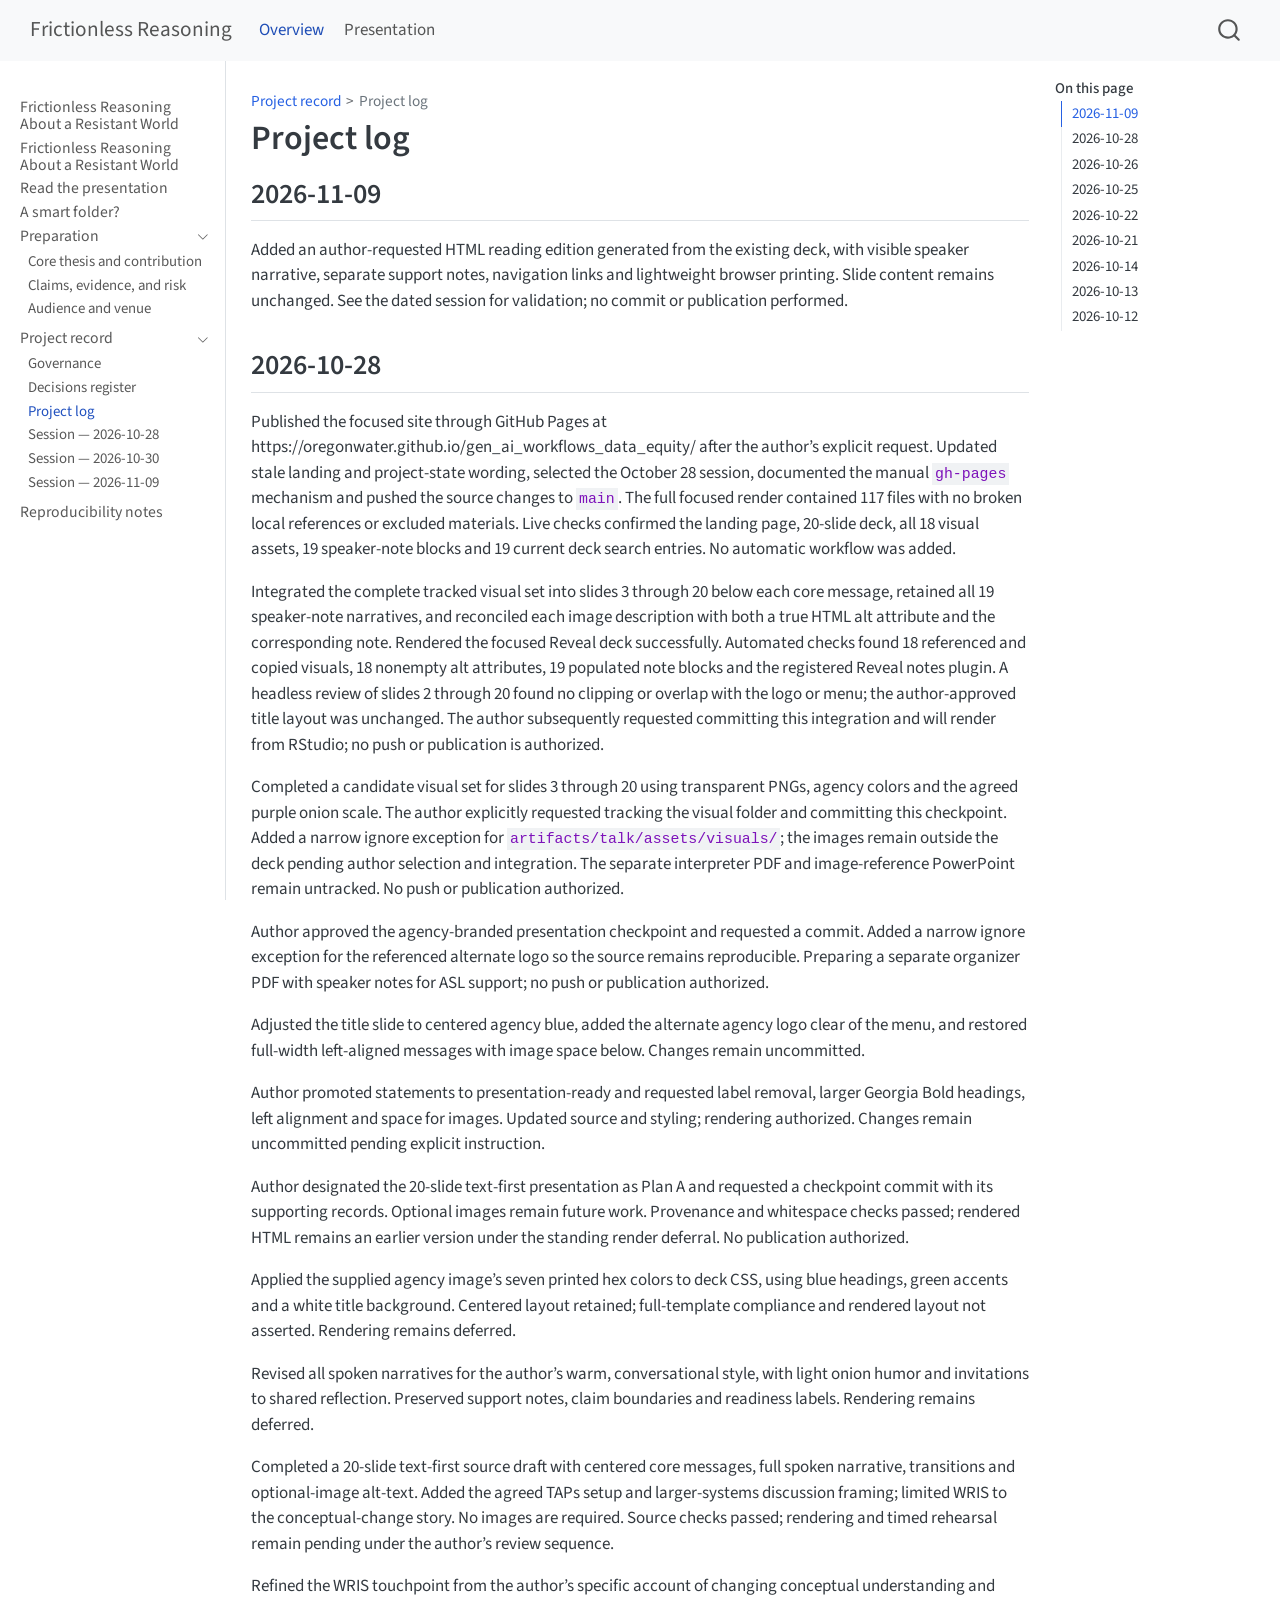
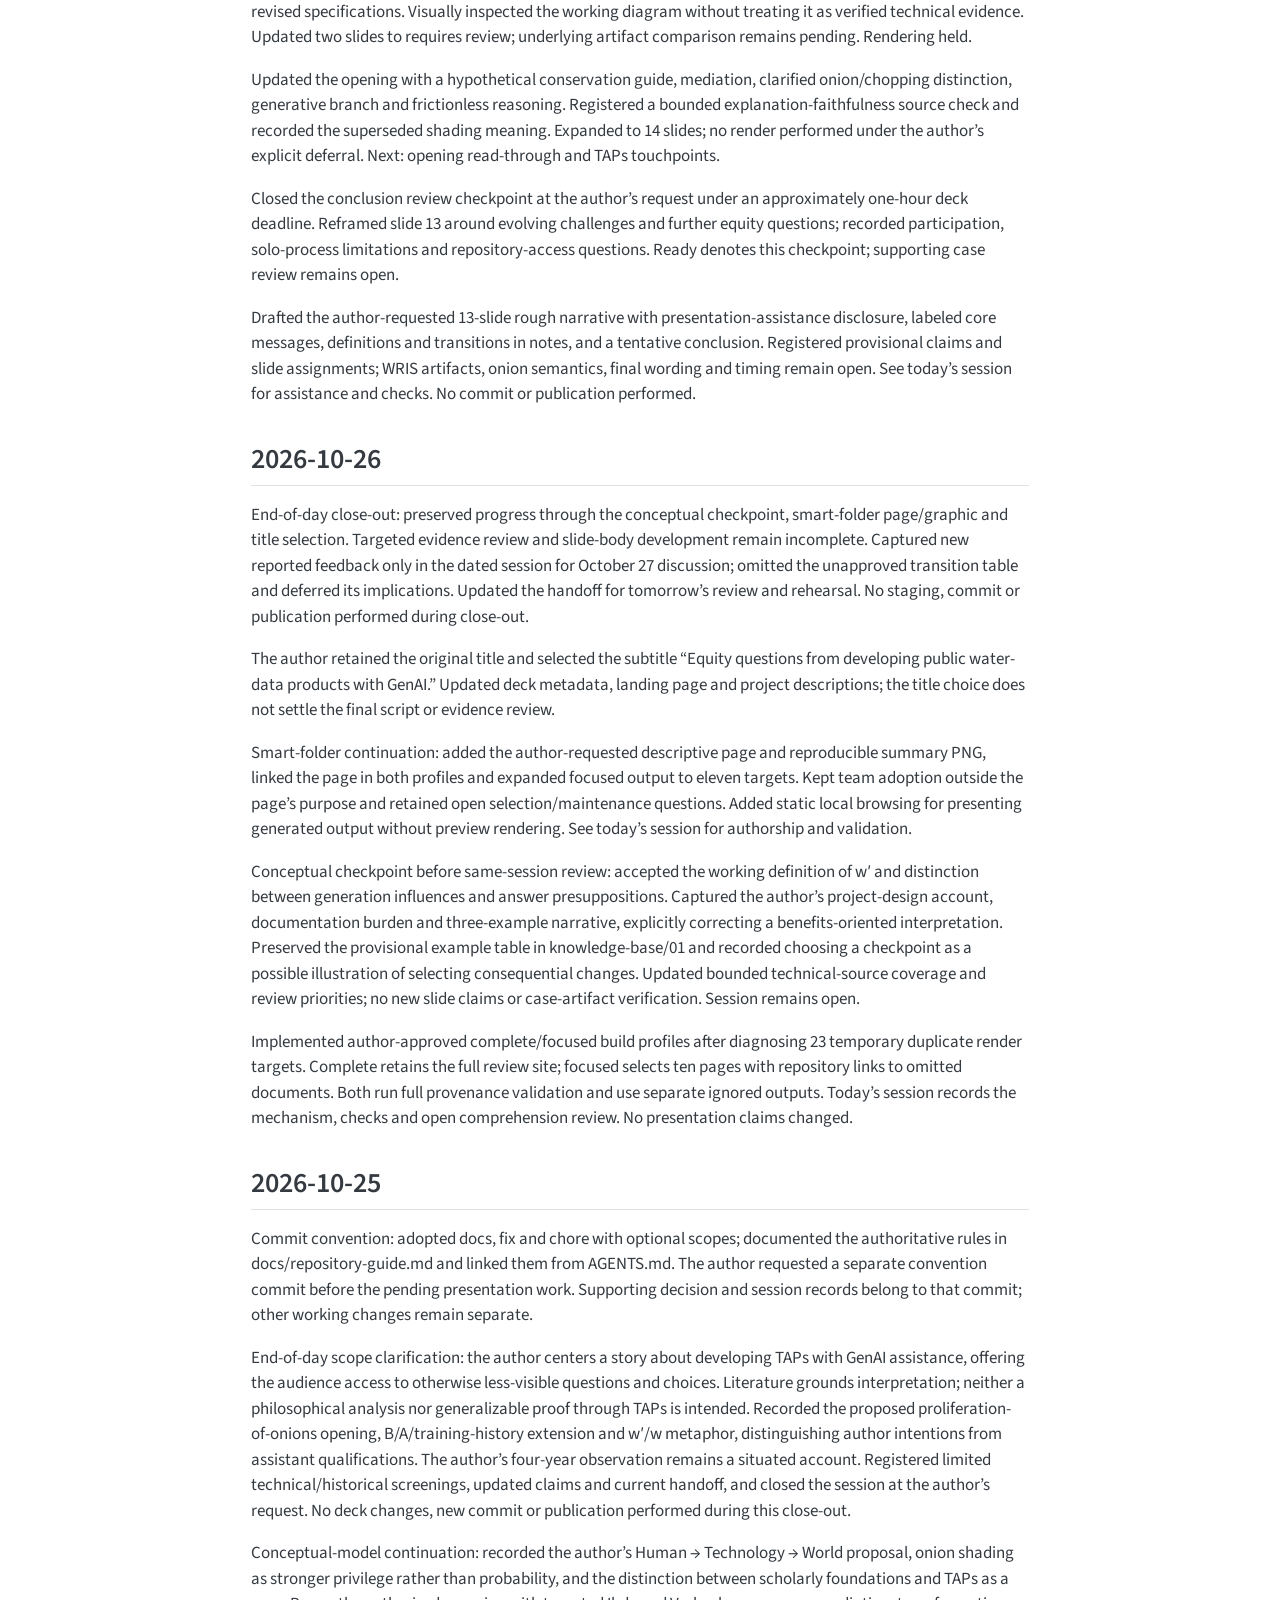
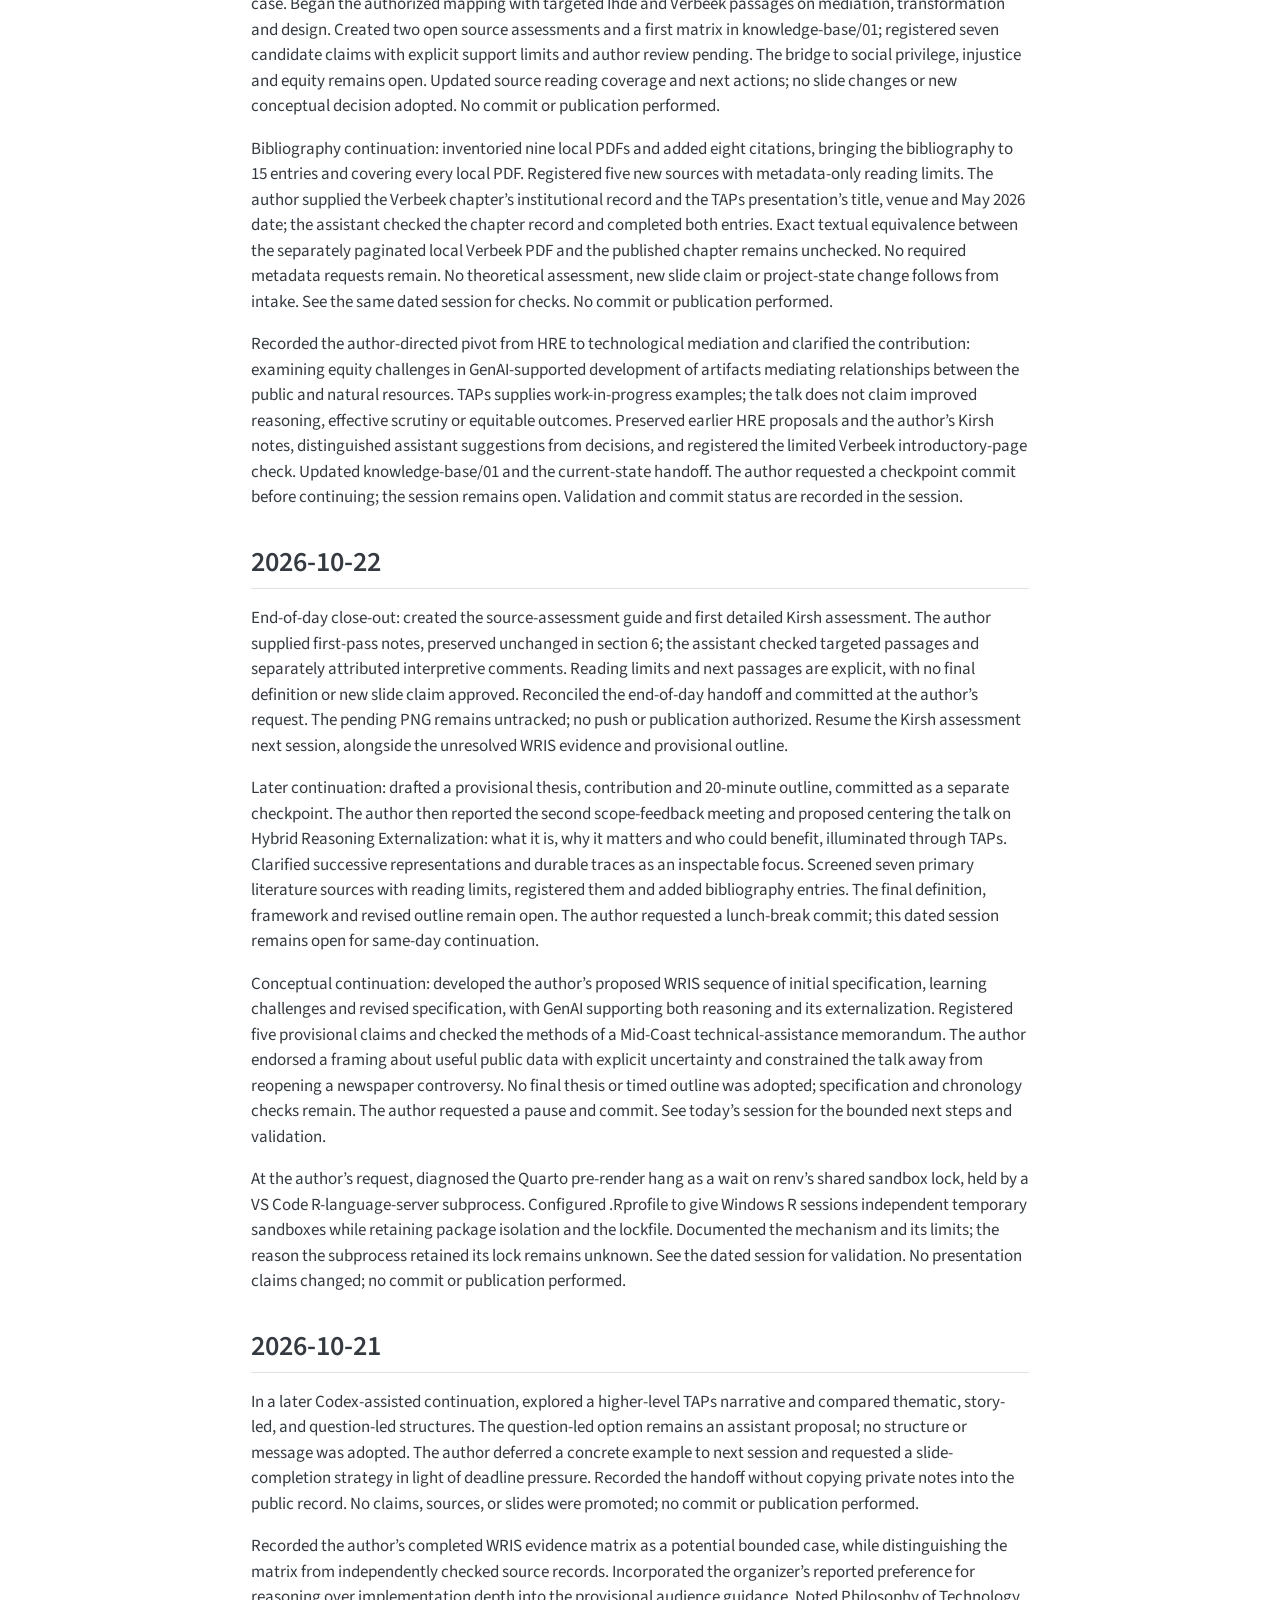
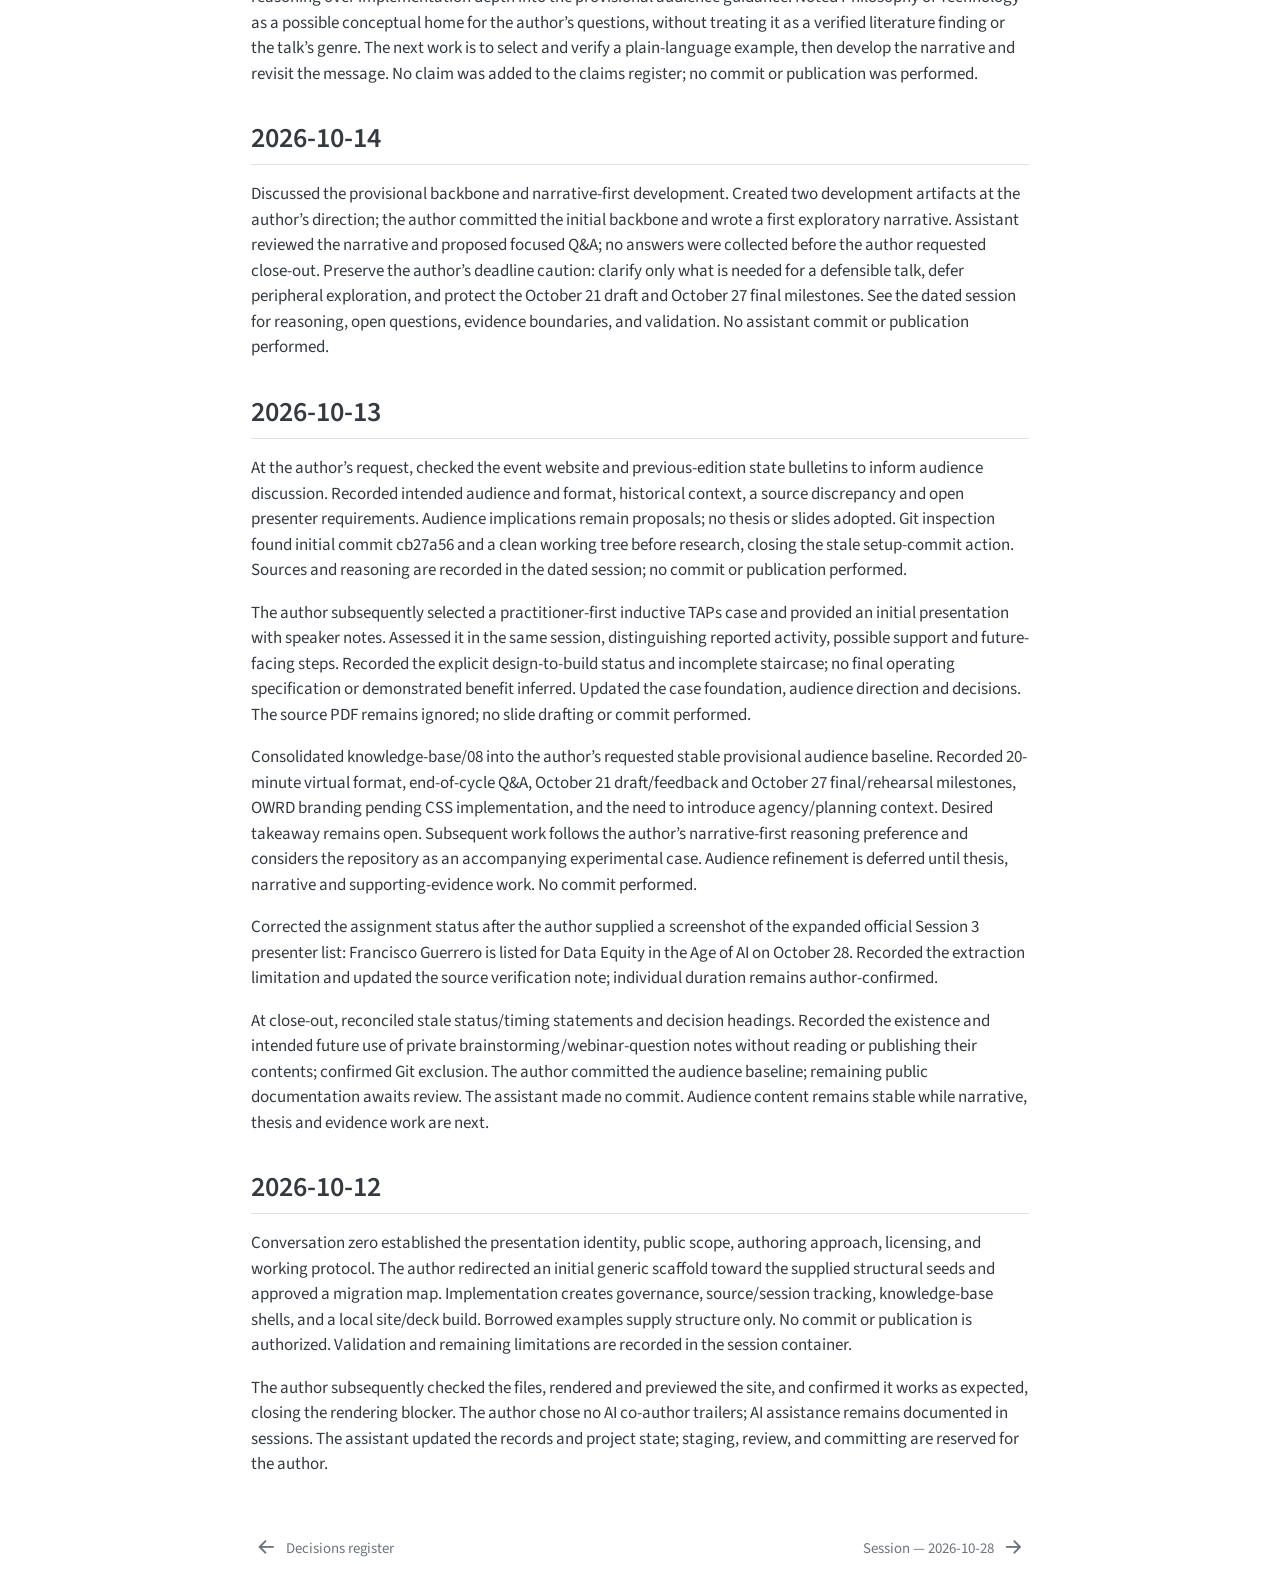
<file: admin/project-log.html>
<!DOCTYPE html>
<html xmlns="http://www.w3.org/1999/xhtml" lang="en" xml:lang="en"><head>

<meta charset="utf-8">
<meta name="generator" content="quarto-1.10.18">

<meta name="viewport" content="width=device-width, initial-scale=1.0, user-scalable=yes">


<title>Project log – Frictionless Reasoning</title>
<style>
/* Default styles provided by pandoc.
** See https://pandoc.org/MANUAL.html#variables-for-html for config info.
*/
span.smallcaps{font-variant: small-caps;}
div.columns{display: flex; gap: 1.5em;}
div.column{flex: auto;}
@media screen {
div.columns{gap: min(4vw, 1.5em);}
div.column{overflow-x: auto;}
}
div.hanging-indent{margin-left: 1.5em; text-indent: -1.5em;}
ul.task-list{list-style: none;}
ul.task-list li input[type="checkbox"] {
  width: 0.8em;
  margin: 0 0.8em 0.2em -1em; /* quarto-specific, see https://github.com/quarto-dev/quarto-cli/issues/4556 */ 
  vertical-align: middle;
}
</style>


<script src="../site_libs/quarto-nav/quarto-nav.js"></script>
<script src="../site_libs/quarto-nav/headroom.min.js"></script>
<script src="../site_libs/clipboard/clipboard.min.js"></script>
<script src="../site_libs/quarto-search/autocomplete.umd.js"></script>
<script src="../site_libs/quarto-search/fuse.min.js"></script>
<script src="../site_libs/quarto-search/quarto-search.js"></script>
<meta name="quarto:offset" content="../">
<link href="../sessions/2026-10-28.html" rel="next">
<link href="../admin/decisions-register.html" rel="prev">
<script src="../site_libs/quarto-html/quarto.js" type="module"></script>
<script src="../site_libs/quarto-html/tabsets/tabsets.js" type="module"></script>
<script src="../site_libs/quarto-html/popper.min.js"></script>
<script src="../site_libs/quarto-html/tippy.umd.min.js"></script>
<script src="../site_libs/quarto-html/anchor.min.js"></script>
<link href="../site_libs/quarto-html/tippy.css" rel="stylesheet">
<link href="../site_libs/quarto-html/quarto-syntax-highlighting-64a204ab8560d761af7679ceaba22944.css" rel="stylesheet" id="quarto-text-highlighting-styles">
<script src="../site_libs/bootstrap/bootstrap.min.js"></script>
<link href="../site_libs/bootstrap/bootstrap-icons.css" rel="stylesheet">
<link href="../site_libs/bootstrap/bootstrap-4e663f3a4ff1a491e18bd6a28adf0390.min.css" rel="stylesheet" append-hash="true" id="quarto-bootstrap" data-mode="light">
<script id="quarto-search-options" type="application/json">{
  "location": "navbar",
  "copy-button": false,
  "collapse-after": 3,
  "panel-placement": "end",
  "type": "overlay",
  "limit": 50,
  "keyboard-shortcut": [
    "f",
    "/",
    "s"
  ],
  "show-item-context": false,
  "language": {
    "search-no-results-text": "No results",
    "search-matching-documents-text": "matching documents",
    "search-copy-link-title": "Copy link to search",
    "search-hide-matches-text": "Hide additional matches",
    "search-more-match-text": "more match in this document",
    "search-more-matches-text": "more matches in this document",
    "search-clear-button-title": "Clear",
    "search-text-placeholder": "",
    "search-detached-cancel-button-title": "Cancel",
    "search-submit-button-title": "Submit",
    "search-label": "Search"
  }
}</script>


</head>

<body class="nav-sidebar docked nav-fixed quarto-light">

<div id="quarto-search-results"></div>
  <header id="quarto-header" class="headroom fixed-top">
    <nav class="navbar navbar-expand-lg " data-bs-theme="dark">
      <div class="navbar-container container-fluid">
      <div class="navbar-brand-container mx-auto">
    <a class="navbar-brand" href="../index.html">
    <span class="navbar-title">Frictionless Reasoning</span>
    </a>
  </div>
            <div id="quarto-search" class="" title="Search"></div>
          <button class="navbar-toggler" type="button" data-bs-toggle="collapse" data-bs-target="#navbarCollapse" aria-controls="navbarCollapse" role="menu" aria-expanded="false" aria-label="Toggle navigation" onclick="if (window.quartoToggleHeadroom) { window.quartoToggleHeadroom(); }">
  <span class="navbar-toggler-icon"></span>
</button>
          <div class="collapse navbar-collapse" id="navbarCollapse">
            <ul class="navbar-nav navbar-nav-scroll me-auto">
  <li class="nav-item">
    <a class="nav-link active" href="../index.html" aria-current="page"> 
<span class="menu-text">Overview</span></a>
  </li>  
  <li class="nav-item">
    <a class="nav-link" href="../artifacts/talk/deck.html"> 
<span class="menu-text">Presentation</span></a>
  </li>  
</ul>
          </div> <!-- /navcollapse -->
            <div class="quarto-navbar-tools">
</div>
      </div> <!-- /container-fluid -->
    </nav>
  <nav class="quarto-secondary-nav">
    <div class="container-fluid d-flex">
      <button type="button" class="quarto-btn-toggle btn" data-bs-toggle="collapse" role="button" data-bs-target=".quarto-sidebar-collapse-item" aria-controls="quarto-sidebar" aria-expanded="false" aria-label="Toggle sidebar navigation" onclick="if (window.quartoToggleHeadroom) { window.quartoToggleHeadroom(); }">
        <i class="bi bi-layout-text-sidebar-reverse"></i>
      </button>
        <nav class="quarto-page-breadcrumbs" aria-label="breadcrumb"><ol class="breadcrumb"><li class="breadcrumb-item"><a href="../admin/governance.html">Project record</a></li><li class="breadcrumb-item"><a href="../admin/project-log.html">Project log</a></li></ol></nav>
        <a class="flex-grow-1" role="navigation" data-bs-toggle="collapse" data-bs-target=".quarto-sidebar-collapse-item" aria-controls="quarto-sidebar" aria-expanded="false" aria-label="Toggle sidebar navigation" onclick="if (window.quartoToggleHeadroom) { window.quartoToggleHeadroom(); }">      
        </a>
    </div>
  </nav>
</header>
<!-- content -->
<div id="quarto-content" class="quarto-container page-columns page-rows-contents page-layout-article page-navbar">
<!-- sidebar -->
  <nav id="quarto-sidebar" class="sidebar collapse collapse-horizontal quarto-sidebar-collapse-item sidebar-navigation docked overflow-auto">
    <div class="sidebar-menu-container"> 
    <ul class="list-unstyled mt-1">
        <li class="sidebar-item">
  <div class="sidebar-item-container"> 
  <a href="../index.html" class="sidebar-item-text sidebar-link">
 <span class="menu-text">Frictionless Reasoning About a Resistant World</span></a>
  </div>
</li>
        <li class="sidebar-item">
  <div class="sidebar-item-container"> 
  <a href="../artifacts/talk/deck.html" class="sidebar-item-text sidebar-link">
 <span class="menu-text">Frictionless Reasoning About a Resistant World</span></a>
  </div>
</li>
        <li class="sidebar-item">
  <div class="sidebar-item-container"> 
  <a href="../artifacts/talk/read.html" class="sidebar-item-text sidebar-link">
 <span class="menu-text">Read the presentation</span></a>
  </div>
</li>
        <li class="sidebar-item">
  <div class="sidebar-item-container"> 
  <a href="../docs/smart-folder.html" class="sidebar-item-text sidebar-link">
 <span class="menu-text">A smart folder?</span></a>
  </div>
</li>
        <li class="sidebar-item sidebar-item-section">
      <div class="sidebar-item-container"> 
            <a class="sidebar-item-text sidebar-link text-start" data-bs-toggle="collapse" data-bs-target="#quarto-sidebar-section-1" role="navigation" aria-expanded="true">
 <span class="menu-text">Preparation</span></a>
          <a class="sidebar-item-toggle text-start" data-bs-toggle="collapse" data-bs-target="#quarto-sidebar-section-1" role="navigation" aria-expanded="true" aria-label="Toggle section">
            <i class="bi bi-chevron-right ms-2"></i>
          </a> 
      </div>
      <ul id="quarto-sidebar-section-1" class="collapse list-unstyled sidebar-section depth1 show">  
          <li class="sidebar-item">
  <div class="sidebar-item-container"> 
  <a href="../knowledge-base/01_core-thesis-and-contribution.html" class="sidebar-item-text sidebar-link">
 <span class="menu-text">Core thesis and contribution</span></a>
  </div>
</li>
          <li class="sidebar-item">
  <div class="sidebar-item-container"> 
  <a href="../knowledge-base/04_claims-evidence-risk-register.html" class="sidebar-item-text sidebar-link">
 <span class="menu-text">Claims, evidence, and risk</span></a>
  </div>
</li>
          <li class="sidebar-item">
  <div class="sidebar-item-container"> 
  <a href="../knowledge-base/08_audience-and-venue.html" class="sidebar-item-text sidebar-link">
 <span class="menu-text">Audience and venue</span></a>
  </div>
</li>
      </ul>
  </li>
        <li class="sidebar-item sidebar-item-section">
      <div class="sidebar-item-container"> 
            <a class="sidebar-item-text sidebar-link text-start" data-bs-toggle="collapse" data-bs-target="#quarto-sidebar-section-2" role="navigation" aria-expanded="true">
 <span class="menu-text">Project record</span></a>
          <a class="sidebar-item-toggle text-start" data-bs-toggle="collapse" data-bs-target="#quarto-sidebar-section-2" role="navigation" aria-expanded="true" aria-label="Toggle section">
            <i class="bi bi-chevron-right ms-2"></i>
          </a> 
      </div>
      <ul id="quarto-sidebar-section-2" class="collapse list-unstyled sidebar-section depth1 show">  
          <li class="sidebar-item">
  <div class="sidebar-item-container"> 
  <a href="../admin/governance.html" class="sidebar-item-text sidebar-link">
 <span class="menu-text">Governance</span></a>
  </div>
</li>
          <li class="sidebar-item">
  <div class="sidebar-item-container"> 
  <a href="../admin/decisions-register.html" class="sidebar-item-text sidebar-link">
 <span class="menu-text">Decisions register</span></a>
  </div>
</li>
          <li class="sidebar-item">
  <div class="sidebar-item-container"> 
  <a href="../admin/project-log.html" class="sidebar-item-text sidebar-link active">
 <span class="menu-text">Project log</span></a>
  </div>
</li>
          <li class="sidebar-item">
  <div class="sidebar-item-container"> 
  <a href="../sessions/2026-10-28.html" class="sidebar-item-text sidebar-link">
 <span class="menu-text">Session — 2026-10-28</span></a>
  </div>
</li>
          <li class="sidebar-item">
  <div class="sidebar-item-container"> 
  <a href="../sessions/2026-10-30.html" class="sidebar-item-text sidebar-link">
 <span class="menu-text">Session — 2026-10-30</span></a>
  </div>
</li>
          <li class="sidebar-item">
  <div class="sidebar-item-container"> 
  <a href="../sessions/2026-11-09.html" class="sidebar-item-text sidebar-link">
 <span class="menu-text">Session — 2026-11-09</span></a>
  </div>
</li>
      </ul>
  </li>
        <li class="sidebar-item">
  <div class="sidebar-item-container"> 
  <a href="../docs/reproducibility-notes.html" class="sidebar-item-text sidebar-link">
 <span class="menu-text">Reproducibility notes</span></a>
  </div>
</li>
    </ul>
    </div>
</nav>
<div id="quarto-sidebar-glass" class="quarto-sidebar-collapse-item" data-bs-toggle="collapse" data-bs-target=".quarto-sidebar-collapse-item"></div>
<!-- margin-sidebar -->
    <div id="quarto-margin-sidebar" class="sidebar margin-sidebar">
        <nav id="TOC" role="doc-toc" class="toc-active">
    <h2 id="toc-title">On this page</h2>
   
  <ul>
  <li><a href="#section" id="toc-section" class="nav-link active" data-scroll-target="#section">2026-11-09</a></li>
  <li><a href="#section-1" id="toc-section-1" class="nav-link" data-scroll-target="#section-1">2026-10-28</a></li>
  <li><a href="#section-2" id="toc-section-2" class="nav-link" data-scroll-target="#section-2">2026-10-26</a></li>
  <li><a href="#section-3" id="toc-section-3" class="nav-link" data-scroll-target="#section-3">2026-10-25</a></li>
  <li><a href="#section-4" id="toc-section-4" class="nav-link" data-scroll-target="#section-4">2026-10-22</a></li>
  <li><a href="#section-5" id="toc-section-5" class="nav-link" data-scroll-target="#section-5">2026-10-21</a></li>
  <li><a href="#section-6" id="toc-section-6" class="nav-link" data-scroll-target="#section-6">2026-10-14</a></li>
  <li><a href="#section-7" id="toc-section-7" class="nav-link" data-scroll-target="#section-7">2026-10-13</a></li>
  <li><a href="#section-8" id="toc-section-8" class="nav-link" data-scroll-target="#section-8">2026-10-12</a></li>
  </ul>
</nav>
    </div>
<!-- main -->
<main class="content" id="quarto-document-content">

<header id="title-block-header" class="quarto-title-block default"><nav class="quarto-page-breadcrumbs quarto-title-breadcrumbs d-none d-lg-block" aria-label="breadcrumb"><ol class="breadcrumb"><li class="breadcrumb-item"><a href="../admin/governance.html">Project record</a></li><li class="breadcrumb-item"><a href="../admin/project-log.html">Project log</a></li></ol></nav>
<div class="quarto-title">
<h1 class="title">Project log</h1>
</div>



<div class="quarto-title-meta">

    
  
    
  </div>
  


</header>


<section id="section" class="level2">
<h2 class="anchored" data-anchor-id="section">2026-11-09</h2>
<p>Added an author-requested HTML reading edition generated from the existing deck, with visible speaker narrative, separate support notes, navigation links and lightweight browser printing. Slide content remains unchanged. See the dated session for validation; no commit or publication performed.</p>
</section>
<section id="section-1" class="level2">
<h2 class="anchored" data-anchor-id="section-1">2026-10-28</h2>
<p>Published the focused site through GitHub Pages at https://oregonwater.github.io/gen_ai_workflows_data_equity/ after the author’s explicit request. Updated stale landing and project-state wording, selected the October 28 session, documented the manual <code>gh-pages</code> mechanism and pushed the source changes to <code>main</code>. The full focused render contained 117 files with no broken local references or excluded materials. Live checks confirmed the landing page, 20-slide deck, all 18 visual assets, 19 speaker-note blocks and 19 current deck search entries. No automatic workflow was added.</p>
<p>Integrated the complete tracked visual set into slides 3 through 20 below each core message, retained all 19 speaker-note narratives, and reconciled each image description with both a true HTML alt attribute and the corresponding note. Rendered the focused Reveal deck successfully. Automated checks found 18 referenced and copied visuals, 18 nonempty alt attributes, 19 populated note blocks and the registered Reveal notes plugin. A headless review of slides 2 through 20 found no clipping or overlap with the logo or menu; the author-approved title layout was unchanged. The author subsequently requested committing this integration and will render from RStudio; no push or publication is authorized.</p>
<p>Completed a candidate visual set for slides 3 through 20 using transparent PNGs, agency colors and the agreed purple onion scale. The author explicitly requested tracking the visual folder and committing this checkpoint. Added a narrow ignore exception for <code>artifacts/talk/assets/visuals/</code>; the images remain outside the deck pending author selection and integration. The separate interpreter PDF and image-reference PowerPoint remain untracked. No push or publication authorized.</p>
<p>Author approved the agency-branded presentation checkpoint and requested a commit. Added a narrow ignore exception for the referenced alternate logo so the source remains reproducible. Preparing a separate organizer PDF with speaker notes for ASL support; no push or publication authorized.</p>
<p>Adjusted the title slide to centered agency blue, added the alternate agency logo clear of the menu, and restored full-width left-aligned messages with image space below. Changes remain uncommitted.</p>
<p>Author promoted statements to presentation-ready and requested label removal, larger Georgia Bold headings, left alignment and space for images. Updated source and styling; rendering authorized. Changes remain uncommitted pending explicit instruction.</p>
<p>Author designated the 20-slide text-first presentation as Plan A and requested a checkpoint commit with its supporting records. Optional images remain future work. Provenance and whitespace checks passed; rendered HTML remains an earlier version under the standing render deferral. No publication authorized.</p>
<p>Applied the supplied agency image’s seven printed hex colors to deck CSS, using blue headings, green accents and a white title background. Centered layout retained; full-template compliance and rendered layout not asserted. Rendering remains deferred.</p>
<p>Revised all spoken narratives for the author’s warm, conversational style, with light onion humor and invitations to shared reflection. Preserved support notes, claim boundaries and readiness labels. Rendering remains deferred.</p>
<p>Completed a 20-slide text-first source draft with centered core messages, full spoken narrative, transitions and optional-image alt-text. Added the agreed TAPs setup and larger-systems discussion framing; limited WRIS to the conceptual-change story. No images are required. Source checks passed; rendering and timed rehearsal remain pending under the author’s review sequence.</p>
<p>Refined the WRIS touchpoint from the author’s specific account of changing conceptual understanding and revised specifications. Visually inspected the working diagram without treating it as verified technical evidence. Updated two slides to requires review; underlying artifact comparison remains pending. Rendering held.</p>
<p>Updated the opening with a hypothetical conservation guide, mediation, clarified onion/chopping distinction, generative branch and frictionless reasoning. Registered a bounded explanation-faithfulness source check and recorded the superseded shading meaning. Expanded to 14 slides; no render performed under the author’s explicit deferral. Next: opening read-through and TAPs touchpoints.</p>
<p>Closed the conclusion review checkpoint at the author’s request under an approximately one-hour deck deadline. Reframed slide 13 around evolving challenges and further equity questions; recorded participation, solo-process limitations and repository-access questions. Ready denotes this checkpoint; supporting case review remains open.</p>
<p>Drafted the author-requested 13-slide rough narrative with presentation-assistance disclosure, labeled core messages, definitions and transitions in notes, and a tentative conclusion. Registered provisional claims and slide assignments; WRIS artifacts, onion semantics, final wording and timing remain open. See today’s session for assistance and checks. No commit or publication performed.</p>
</section>
<section id="section-2" class="level2">
<h2 class="anchored" data-anchor-id="section-2">2026-10-26</h2>
<p>End-of-day close-out: preserved progress through the conceptual checkpoint, smart-folder page/graphic and title selection. Targeted evidence review and slide-body development remain incomplete. Captured new reported feedback only in the dated session for October 27 discussion; omitted the unapproved transition table and deferred its implications. Updated the handoff for tomorrow’s review and rehearsal. No staging, commit or publication performed during close-out.</p>
<p>The author retained the original title and selected the subtitle “Equity questions from developing public water-data products with GenAI.” Updated deck metadata, landing page and project descriptions; the title choice does not settle the final script or evidence review.</p>
<p>Smart-folder continuation: added the author-requested descriptive page and reproducible summary PNG, linked the page in both profiles and expanded focused output to eleven targets. Kept team adoption outside the page’s purpose and retained open selection/maintenance questions. Added static local browsing for presenting generated output without preview rendering. See today’s session for authorship and validation.</p>
<p>Conceptual checkpoint before same-session review: accepted the working definition of w′ and distinction between generation influences and answer presuppositions. Captured the author’s project-design account, documentation burden and three-example narrative, explicitly correcting a benefits-oriented interpretation. Preserved the provisional example table in knowledge-base/01 and recorded choosing a checkpoint as a possible illustration of selecting consequential changes. Updated bounded technical-source coverage and review priorities; no new slide claims or case-artifact verification. Session remains open.</p>
<p>Implemented author-approved complete/focused build profiles after diagnosing 23 temporary duplicate render targets. Complete retains the full review site; focused selects ten pages with repository links to omitted documents. Both run full provenance validation and use separate ignored outputs. Today’s session records the mechanism, checks and open comprehension review. No presentation claims changed.</p>
</section>
<section id="section-3" class="level2">
<h2 class="anchored" data-anchor-id="section-3">2026-10-25</h2>
<p>Commit convention: adopted docs, fix and chore with optional scopes; documented the authoritative rules in docs/repository-guide.md and linked them from AGENTS.md. The author requested a separate convention commit before the pending presentation work. Supporting decision and session records belong to that commit; other working changes remain separate.</p>
<p>End-of-day scope clarification: the author centers a story about developing TAPs with GenAI assistance, offering the audience access to otherwise less-visible questions and choices. Literature grounds interpretation; neither a philosophical analysis nor generalizable proof through TAPs is intended. Recorded the proposed proliferation-of-onions opening, B/A/training-history extension and w′/w metaphor, distinguishing author intentions from assistant qualifications. The author’s four-year observation remains a situated account. Registered limited technical/historical screenings, updated claims and current handoff, and closed the session at the author’s request. No deck changes, new commit or publication performed during this close-out.</p>
<p>Conceptual-model continuation: recorded the author’s Human → Technology → World proposal, onion shading as stronger privilege rather than probability, and the distinction between scholarly foundations and TAPs as a case. Began the authorized mapping with targeted Ihde and Verbeek passages on mediation, transformation and design. Created two open source assessments and a first matrix in knowledge-base/01; registered seven candidate claims with explicit support limits and author review pending. The bridge to social privilege, injustice and equity remains open. Updated source reading coverage and next actions; no slide changes or new conceptual decision adopted. No commit or publication performed.</p>
<p>Bibliography continuation: inventoried nine local PDFs and added eight citations, bringing the bibliography to 15 entries and covering every local PDF. Registered five new sources with metadata-only reading limits. The author supplied the Verbeek chapter’s institutional record and the TAPs presentation’s title, venue and May 2026 date; the assistant checked the chapter record and completed both entries. Exact textual equivalence between the separately paginated local Verbeek PDF and the published chapter remains unchecked. No required metadata requests remain. No theoretical assessment, new slide claim or project-state change follows from intake. See the same dated session for checks. No commit or publication performed.</p>
<p>Recorded the author-directed pivot from HRE to technological mediation and clarified the contribution: examining equity challenges in GenAI-supported development of artifacts mediating relationships between the public and natural resources. TAPs supplies work-in-progress examples; the talk does not claim improved reasoning, effective scrutiny or equitable outcomes. Preserved earlier HRE proposals and the author’s Kirsh notes, distinguished assistant suggestions from decisions, and registered the limited Verbeek introductory-page check. Updated knowledge-base/01 and the current-state handoff. The author requested a checkpoint commit before continuing; the session remains open. Validation and commit status are recorded in the session.</p>
</section>
<section id="section-4" class="level2">
<h2 class="anchored" data-anchor-id="section-4">2026-10-22</h2>
<p>End-of-day close-out: created the source-assessment guide and first detailed Kirsh assessment. The author supplied first-pass notes, preserved unchanged in section 6; the assistant checked targeted passages and separately attributed interpretive comments. Reading limits and next passages are explicit, with no final definition or new slide claim approved. Reconciled the end-of-day handoff and committed at the author’s request. The pending PNG remains untracked; no push or publication authorized. Resume the Kirsh assessment next session, alongside the unresolved WRIS evidence and provisional outline.</p>
<p>Later continuation: drafted a provisional thesis, contribution and 20-minute outline, committed as a separate checkpoint. The author then reported the second scope-feedback meeting and proposed centering the talk on Hybrid Reasoning Externalization: what it is, why it matters and who could benefit, illuminated through TAPs. Clarified successive representations and durable traces as an inspectable focus. Screened seven primary literature sources with reading limits, registered them and added bibliography entries. The final definition, framework and revised outline remain open. The author requested a lunch-break commit; this dated session remains open for same-day continuation.</p>
<p>Conceptual continuation: developed the author’s proposed WRIS sequence of initial specification, learning challenges and revised specification, with GenAI supporting both reasoning and its externalization. Registered five provisional claims and checked the methods of a Mid-Coast technical-assistance memorandum. The author endorsed a framing about useful public data with explicit uncertainty and constrained the talk away from reopening a newspaper controversy. No final thesis or timed outline was adopted; specification and chronology checks remain. The author requested a pause and commit. See today’s session for the bounded next steps and validation.</p>
<p>At the author’s request, diagnosed the Quarto pre-render hang as a wait on renv’s shared sandbox lock, held by a VS Code R-language-server subprocess. Configured .Rprofile to give Windows R sessions independent temporary sandboxes while retaining package isolation and the lockfile. Documented the mechanism and its limits; the reason the subprocess retained its lock remains unknown. See the dated session for validation. No presentation claims changed; no commit or publication performed.</p>
</section>
<section id="section-5" class="level2">
<h2 class="anchored" data-anchor-id="section-5">2026-10-21</h2>
<p>In a later Codex-assisted continuation, explored a higher-level TAPs narrative and compared thematic, story-led, and question-led structures. The question-led option remains an assistant proposal; no structure or message was adopted. The author deferred a concrete example to next session and requested a slide-completion strategy in light of deadline pressure. Recorded the handoff without copying private notes into the public record. No claims, sources, or slides were promoted; no commit or publication performed.</p>
<p>Recorded the author’s completed WRIS evidence matrix as a potential bounded case, while distinguishing the matrix from independently checked source records. Incorporated the organizer’s reported preference for reasoning over implementation depth into the provisional audience guidance. Noted Philosophy of Technology as a possible conceptual home for the author’s questions, without treating it as a verified literature finding or the talk’s genre. The next work is to select and verify a plain-language example, then develop the narrative and revisit the message. No claim was added to the claims register; no commit or publication was performed.</p>
</section>
<section id="section-6" class="level2">
<h2 class="anchored" data-anchor-id="section-6">2026-10-14</h2>
<p>Discussed the provisional backbone and narrative-first development. Created two development artifacts at the author’s direction; the author committed the initial backbone and wrote a first exploratory narrative. Assistant reviewed the narrative and proposed focused Q&amp;A; no answers were collected before the author requested close-out. Preserve the author’s deadline caution: clarify only what is needed for a defensible talk, defer peripheral exploration, and protect the October 21 draft and October 27 final milestones. See the dated session for reasoning, open questions, evidence boundaries, and validation. No assistant commit or publication performed.</p>
</section>
<section id="section-7" class="level2">
<h2 class="anchored" data-anchor-id="section-7">2026-10-13</h2>
<p>At the author’s request, checked the event website and previous-edition state bulletins to inform audience discussion. Recorded intended audience and format, historical context, a source discrepancy and open presenter requirements. Audience implications remain proposals; no thesis or slides adopted. Git inspection found initial commit cb27a56 and a clean working tree before research, closing the stale setup-commit action. Sources and reasoning are recorded in the dated session; no commit or publication performed.</p>
<p>The author subsequently selected a practitioner-first inductive TAPs case and provided an initial presentation with speaker notes. Assessed it in the same session, distinguishing reported activity, possible support and future-facing steps. Recorded the explicit design-to-build status and incomplete staircase; no final operating specification or demonstrated benefit inferred. Updated the case foundation, audience direction and decisions. The source PDF remains ignored; no slide drafting or commit performed.</p>
<p>Consolidated knowledge-base/08 into the author’s requested stable provisional audience baseline. Recorded 20-minute virtual format, end-of-cycle Q&amp;A, October 21 draft/feedback and October 27 final/rehearsal milestones, OWRD branding pending CSS implementation, and the need to introduce agency/planning context. Desired takeaway remains open. Subsequent work follows the author’s narrative-first reasoning preference and considers the repository as an accompanying experimental case. Audience refinement is deferred until thesis, narrative and supporting-evidence work. No commit performed.</p>
<p>Corrected the assignment status after the author supplied a screenshot of the expanded official Session 3 presenter list: Francisco Guerrero is listed for Data Equity in the Age of AI on October 28. Recorded the extraction limitation and updated the source verification note; individual duration remains author-confirmed.</p>
<p>At close-out, reconciled stale status/timing statements and decision headings. Recorded the existence and intended future use of private brainstorming/webinar-question notes without reading or publishing their contents; confirmed Git exclusion. The author committed the audience baseline; remaining public documentation awaits review. The assistant made no commit. Audience content remains stable while narrative, thesis and evidence work are next.</p>
</section>
<section id="section-8" class="level2">
<h2 class="anchored" data-anchor-id="section-8">2026-10-12</h2>
<p>Conversation zero established the presentation identity, public scope, authoring approach, licensing, and working protocol. The author redirected an initial generic scaffold toward the supplied structural seeds and approved a migration map. Implementation creates governance, source/session tracking, knowledge-base shells, and a local site/deck build. Borrowed examples supply structure only. No commit or publication is authorized. Validation and remaining limitations are recorded in the session container.</p>
<p>The author subsequently checked the files, rendered and previewed the site, and confirmed it works as expected, closing the rendering blocker. The author chose no AI co-author trailers; AI assistance remains documented in sessions. The assistant updated the records and project state; staging, review, and committing are reserved for the author.</p>


</section>

</main> <!-- /main -->
<script id="quarto-html-after-body" type="application/javascript">
  window.document.addEventListener("DOMContentLoaded", function (event) {
    const icon = "";
    const anchorJS = new window.AnchorJS();
    anchorJS.options = {
      placement: 'right',
      icon: icon
    };
    anchorJS.add('.anchored');
    const isCodeAnnotation = (el) => {
      for (const clz of el.classList) {
        if (clz.startsWith('code-annotation-')) {                     
          return true;
        }
      }
      return false;
    }
    const onCopySuccess = function(e) {
      // button target
      const button = e.trigger;
      // don't keep focus
      button.blur();
      // flash "checked"
      button.classList.add('code-copy-button-checked');
      var currentTitle = button.getAttribute("title");
      button.setAttribute("title", "Copied!");
      let tooltip;
      if (window.bootstrap) {
        button.setAttribute("data-bs-toggle", "tooltip");
        button.setAttribute("data-bs-placement", "left");
        button.setAttribute("data-bs-title", "Copied!");
        tooltip = new bootstrap.Tooltip(button, 
          { trigger: "manual", 
            customClass: "code-copy-button-tooltip",
            offset: [0, -8]});
        tooltip.show();    
      }
      setTimeout(function() {
        if (tooltip) {
          tooltip.hide();
          button.removeAttribute("data-bs-title");
          button.removeAttribute("data-bs-toggle");
          button.removeAttribute("data-bs-placement");
        }
        button.setAttribute("title", currentTitle);
        button.classList.remove('code-copy-button-checked');
      }, 1000);
      // clear code selection
      e.clearSelection();
    }
    const getTextToCopy = function(trigger) {
      const outerScaffold = trigger.parentElement.cloneNode(true);
      const codeEl = outerScaffold.querySelector('code');
      for (const childEl of codeEl.children) {
        if (isCodeAnnotation(childEl)) {
          childEl.remove();
        }
      }
      return codeEl.innerText;
    }
    const clipboard = new window.ClipboardJS('.code-copy-button:not([data-in-quarto-modal])', {
      text: getTextToCopy
    });
    clipboard.on('success', onCopySuccess);
    if (window.document.getElementById('quarto-embedded-source-code-modal')) {
      const clipboardModal = new window.ClipboardJS('.code-copy-button[data-in-quarto-modal]', {
        text: getTextToCopy,
        container: window.document.getElementById('quarto-embedded-source-code-modal')
      });
      clipboardModal.on('success', onCopySuccess);
    }
      var localhostRegex = new RegExp(/^(?:http|https):\/\/localhost\:?[0-9]*\//);
      var mailtoRegex = new RegExp(/^mailto:/);
        var filterRegex = new RegExp("https:\/\/oregonwater\.github\.io\/gen_ai_workflows_data_equity\/");
      var isInternal = (href) => {
          return filterRegex.test(href) || localhostRegex.test(href) || mailtoRegex.test(href);
      }
      // Inspect non-navigation links and adorn them if external
     var links = window.document.querySelectorAll('a[href]:not(.nav-link):not(.navbar-brand):not(.toc-action):not(.sidebar-link):not(.sidebar-item-toggle):not(.pagination-link):not(.no-external):not([aria-hidden]):not(.dropdown-item):not(.quarto-navigation-tool):not(.about-link)');
      for (var i=0; i<links.length; i++) {
        const link = links[i];
        if (!isInternal(link.href)) {
          // undo the damage that might have been done by quarto-nav.js in the case of
          // links that we want to consider external
          if (link.dataset.originalHref !== undefined) {
            link.href = link.dataset.originalHref;
          }
        }
      }
    function tippyHover(el, contentFn, onTriggerFn, onUntriggerFn) {
      const config = {
        allowHTML: true,
        maxWidth: 500,
        delay: 100,
        arrow: false,
        appendTo: function(el) {
            return el.parentElement;
        },
        interactive: true,
        interactiveBorder: 10,
        theme: 'quarto',
        placement: 'bottom-start',
      };
      if (contentFn) {
        config.content = contentFn;
      }
      if (onTriggerFn) {
        config.onTrigger = onTriggerFn;
      }
      if (onUntriggerFn) {
        config.onUntrigger = onUntriggerFn;
      }
      window.tippy(el, config); 
    }
    const noterefs = window.document.querySelectorAll('a[role="doc-noteref"]');
    for (var i=0; i<noterefs.length; i++) {
      const ref = noterefs[i];
      tippyHover(ref, function() {
        // use id or data attribute instead here
        let href = ref.getAttribute('data-footnote-href') || ref.getAttribute('href');
        try { href = new URL(href).hash; } catch {}
        const id = href.replace(/^#\/?/, "");
        const note = window.document.getElementById(id);
        if (note) {
          return note.innerHTML;
        } else {
          return "";
        }
      });
    }
    const xrefs = window.document.querySelectorAll('a.quarto-xref');
    const processXRef = (id, note) => {
      // Strip column container classes
      const stripColumnClz = (el) => {
        el.classList.remove("page-full", "page-columns");
        if (el.children) {
          for (const child of el.children) {
            stripColumnClz(child);
          }
        }
      }
      stripColumnClz(note)
      if (id === null || id.startsWith('sec-')) {
        // Special case sections, only their first couple elements
        const container = document.createElement("div");
        if (note.children && note.children.length > 2) {
          container.appendChild(note.children[0].cloneNode(true));
          for (let i = 1; i < note.children.length; i++) {
            const child = note.children[i];
            if (child.tagName === "P" && child.innerText === "") {
              continue;
            } else {
              container.appendChild(child.cloneNode(true));
              break;
            }
          }
          if (window.Quarto?.typesetMath) {
            window.Quarto.typesetMath(container);
          }
          return container.innerHTML
        } else {
          if (window.Quarto?.typesetMath) {
            window.Quarto.typesetMath(note);
          }
          return note.innerHTML;
        }
      } else {
        // Remove any anchor links if they are present
        const anchorLink = note.querySelector('a.anchorjs-link');
        if (anchorLink) {
          anchorLink.remove();
        }
        if (window.Quarto?.typesetMath) {
          window.Quarto.typesetMath(note);
        }
        if (note.classList.contains("callout")) {
          return note.outerHTML;
        } else {
          return note.innerHTML;
        }
      }
    }
    for (var i=0; i<xrefs.length; i++) {
      const xref = xrefs[i];
      tippyHover(xref, undefined, function(instance) {
        instance.disable();
        let url = xref.getAttribute('href');
        let hash = undefined; 
        if (url.startsWith('#')) {
          hash = url;
        } else {
          try { hash = new URL(url).hash; } catch {}
        }
        if (hash) {
          const id = hash.replace(/^#\/?/, "");
          const note = window.document.getElementById(id);
          if (note !== null) {
            try {
              const html = processXRef(id, note.cloneNode(true));
              instance.setContent(html);
            } finally {
              instance.enable();
              instance.show();
            }
          } else {
            // See if we can fetch this
            fetch(url.split('#')[0])
            .then(res => res.text())
            .then(html => {
              const parser = new DOMParser();
              const htmlDoc = parser.parseFromString(html, "text/html");
              const note = htmlDoc.getElementById(id);
              if (note !== null) {
                const html = processXRef(id, note);
                instance.setContent(html);
              } 
            }).finally(() => {
              instance.enable();
              instance.show();
            });
          }
        } else {
          // See if we can fetch a full url (with no hash to target)
          // This is a special case and we should probably do some content thinning / targeting
          fetch(url)
          .then(res => res.text())
          .then(html => {
            const parser = new DOMParser();
            const htmlDoc = parser.parseFromString(html, "text/html");
            const note = htmlDoc.querySelector('main.content');
            if (note !== null) {
              // This should only happen for chapter cross references
              // (since there is no id in the URL)
              // remove the first header
              if (note.children.length > 0 && note.children[0].tagName === "HEADER") {
                note.children[0].remove();
              }
              const html = processXRef(null, note);
              instance.setContent(html);
            } 
          }).finally(() => {
            instance.enable();
            instance.show();
          });
        }
      }, function(instance) {
      });
    }
        let selectedAnnoteEl;
        const selectorForAnnotation = ( cell, annotation) => {
          let cellAttr = 'data-code-cell="' + cell + '"';
          let lineAttr = 'data-code-annotation="' +  annotation + '"';
          const selector = 'span[' + cellAttr + '][' + lineAttr + ']';
          return selector;
        }
        const selectCodeLines = (annoteEl) => {
          const doc = window.document;
          const targetCell = annoteEl.getAttribute("data-target-cell");
          const targetAnnotation = annoteEl.getAttribute("data-target-annotation");
          const annoteSpan = window.document.querySelector(selectorForAnnotation(targetCell, targetAnnotation));
          const lines = annoteSpan.getAttribute("data-code-lines").split(",");
          const lineIds = lines.map((line) => {
            return targetCell + "-" + line;
          })
          let top = null;
          let height = null;
          let parent = null;
          if (lineIds.length > 0) {
              //compute the position of the single el (top and bottom and make a div)
              const el = window.document.getElementById(lineIds[0]);
              top = el.offsetTop;
              height = el.offsetHeight;
              parent = el.parentElement.parentElement;
            if (lineIds.length > 1) {
              const lastEl = window.document.getElementById(lineIds[lineIds.length - 1]);
              const bottom = lastEl.offsetTop + lastEl.offsetHeight;
              height = bottom - top;
            }
            if (top !== null && height !== null && parent !== null) {
              // cook up a div (if necessary) and position it 
              let div = window.document.getElementById("code-annotation-line-highlight");
              if (div === null) {
                div = window.document.createElement("div");
                div.setAttribute("id", "code-annotation-line-highlight");
                div.style.position = 'absolute';
                parent.appendChild(div);
              }
              div.style.top = top - 2 + "px";
              div.style.height = height + 4 + "px";
              div.style.left = 0;
              let gutterDiv = window.document.getElementById("code-annotation-line-highlight-gutter");
              if (gutterDiv === null) {
                gutterDiv = window.document.createElement("div");
                gutterDiv.setAttribute("id", "code-annotation-line-highlight-gutter");
                gutterDiv.style.position = 'absolute';
                const codeCell = window.document.getElementById(targetCell);
                const gutter = codeCell.querySelector('.code-annotation-gutter');
                gutter.appendChild(gutterDiv);
              }
              gutterDiv.style.top = top - 2 + "px";
              gutterDiv.style.height = height + 4 + "px";
            }
            selectedAnnoteEl = annoteEl;
          }
        };
        const unselectCodeLines = () => {
          const elementsIds = ["code-annotation-line-highlight", "code-annotation-line-highlight-gutter"];
          elementsIds.forEach((elId) => {
            const div = window.document.getElementById(elId);
            if (div) {
              div.remove();
            }
          });
          selectedAnnoteEl = undefined;
        };
          // Handle positioning of the toggle
      window.addEventListener(
        "resize",
        throttle(() => {
          elRect = undefined;
          if (selectedAnnoteEl) {
            selectCodeLines(selectedAnnoteEl);
          }
        }, 10)
      );
      function throttle(fn, ms) {
      let throttle = false;
      let timer;
        return (...args) => {
          if(!throttle) { // first call gets through
              fn.apply(this, args);
              throttle = true;
          } else { // all the others get throttled
              if(timer) clearTimeout(timer); // cancel #2
              timer = setTimeout(() => {
                fn.apply(this, args);
                timer = throttle = false;
              }, ms);
          }
        };
      }
        // Attach click handler to the DT
        const annoteDls = window.document.querySelectorAll('dt[data-target-cell]');
        for (const annoteDlNode of annoteDls) {
          annoteDlNode.addEventListener('click', (event) => {
            const clickedEl = event.target;
            if (clickedEl !== selectedAnnoteEl) {
              unselectCodeLines();
              const activeEl = window.document.querySelector('dt[data-target-cell].code-annotation-active');
              if (activeEl) {
                activeEl.classList.remove('code-annotation-active');
              }
              selectCodeLines(clickedEl);
              clickedEl.classList.add('code-annotation-active');
            } else {
              // Unselect the line
              unselectCodeLines();
              clickedEl.classList.remove('code-annotation-active');
            }
          });
        }
    const findCites = (el) => {
      const parentEl = el.parentElement;
      if (parentEl) {
        const cites = parentEl.dataset.cites;
        if (cites) {
          return {
            el,
            cites: cites.split(' ')
          };
        } else {
          return findCites(el.parentElement)
        }
      } else {
        return undefined;
      }
    };
    var bibliorefs = window.document.querySelectorAll('a[role="doc-biblioref"]');
    for (var i=0; i<bibliorefs.length; i++) {
      const ref = bibliorefs[i];
      const citeInfo = findCites(ref);
      if (citeInfo) {
        tippyHover(citeInfo.el, function() {
          var popup = window.document.createElement('div');
          citeInfo.cites.forEach(function(cite) {
            var citeDiv = window.document.createElement('div');
            citeDiv.classList.add('hanging-indent');
            citeDiv.classList.add('csl-entry');
            var biblioDiv = window.document.getElementById('ref-' + cite);
            if (biblioDiv) {
              citeDiv.innerHTML = biblioDiv.innerHTML;
            }
            popup.appendChild(citeDiv);
          });
          return popup.innerHTML;
        });
      }
    }
  });
  </script>
<nav class="page-navigation">
  <div class="nav-page nav-page-previous">
      <a href="../admin/decisions-register.html" class="pagination-link" aria-label="Decisions register">
        <i class="bi bi-arrow-left-short"></i> <span class="nav-page-text">Decisions register</span>
      </a>          
  </div>
  <div class="nav-page nav-page-next">
      <a href="../sessions/2026-10-28.html" class="pagination-link" aria-label="Session — 2026-10-28">
        <span class="nav-page-text">Session — 2026-10-28</span> <i class="bi bi-arrow-right-short"></i>
      </a>
  </div>
</nav>
</div> <!-- /content -->




</body></html>
</file>
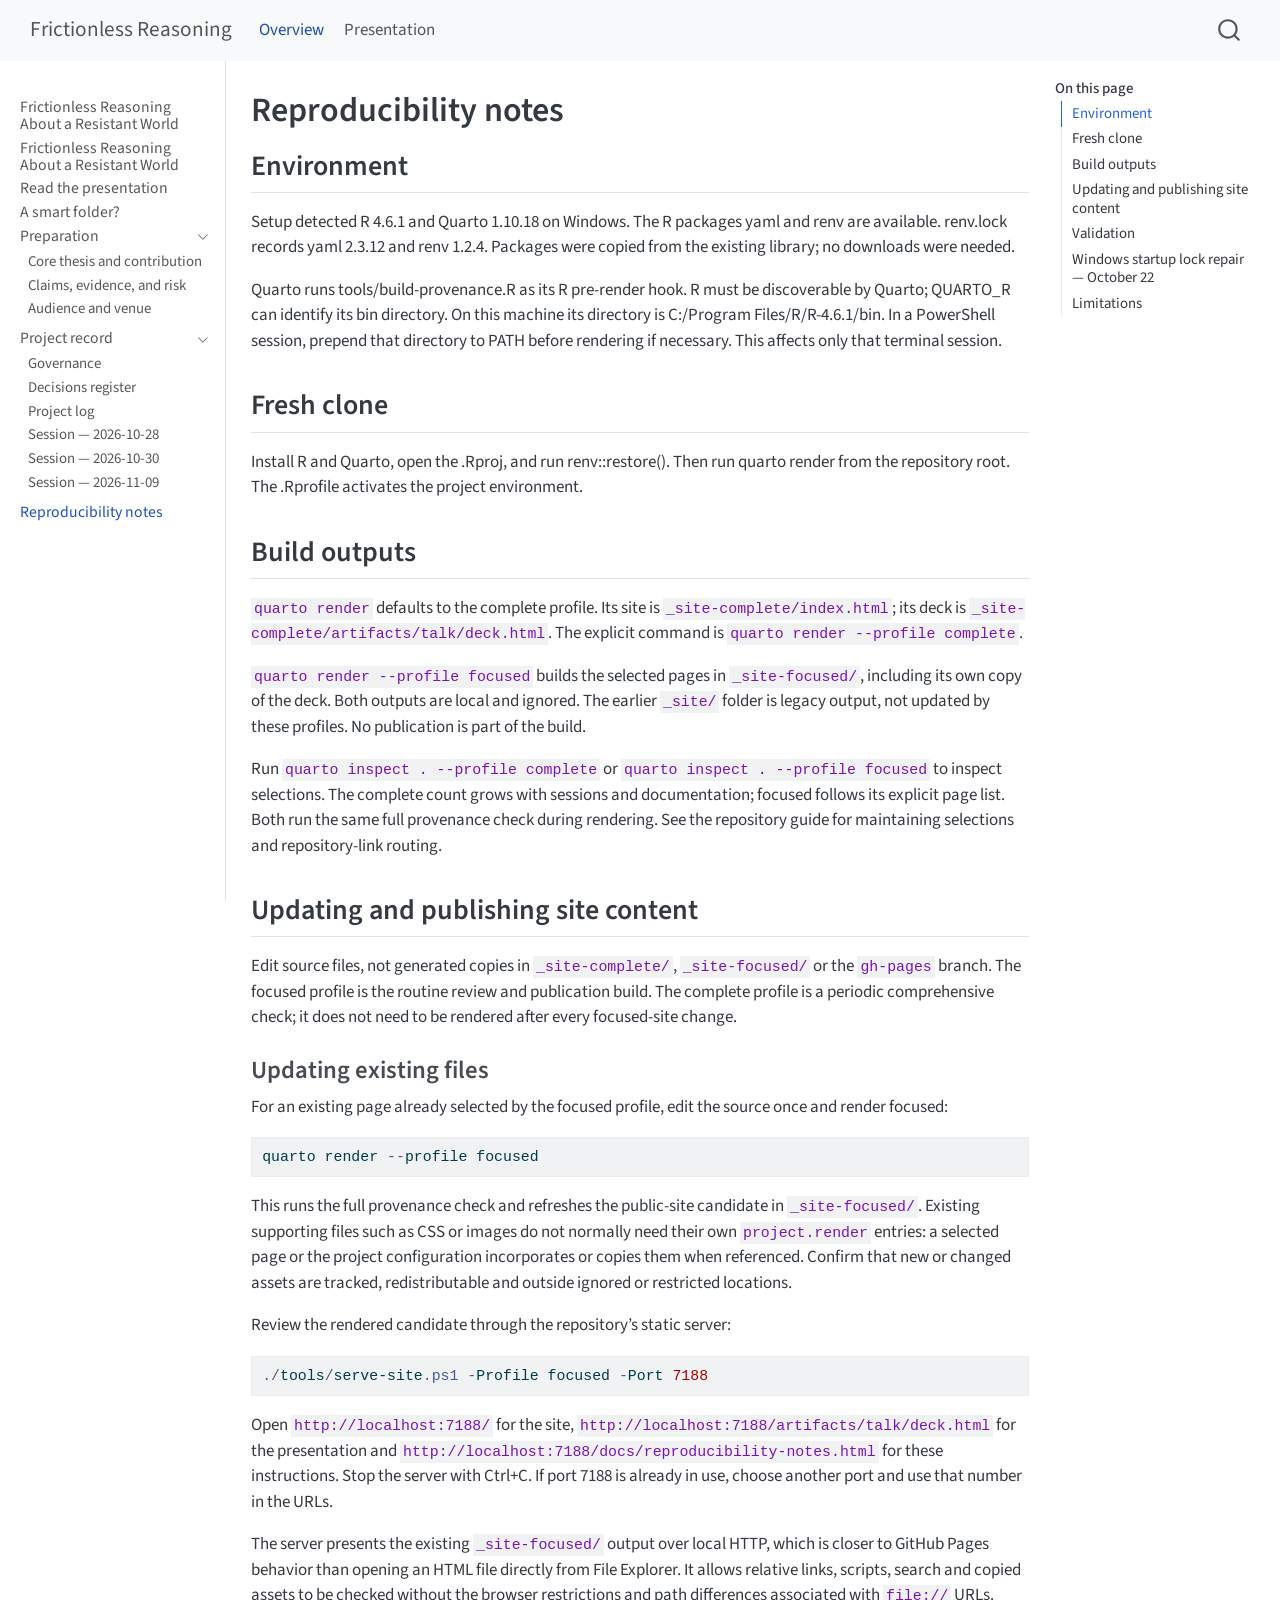
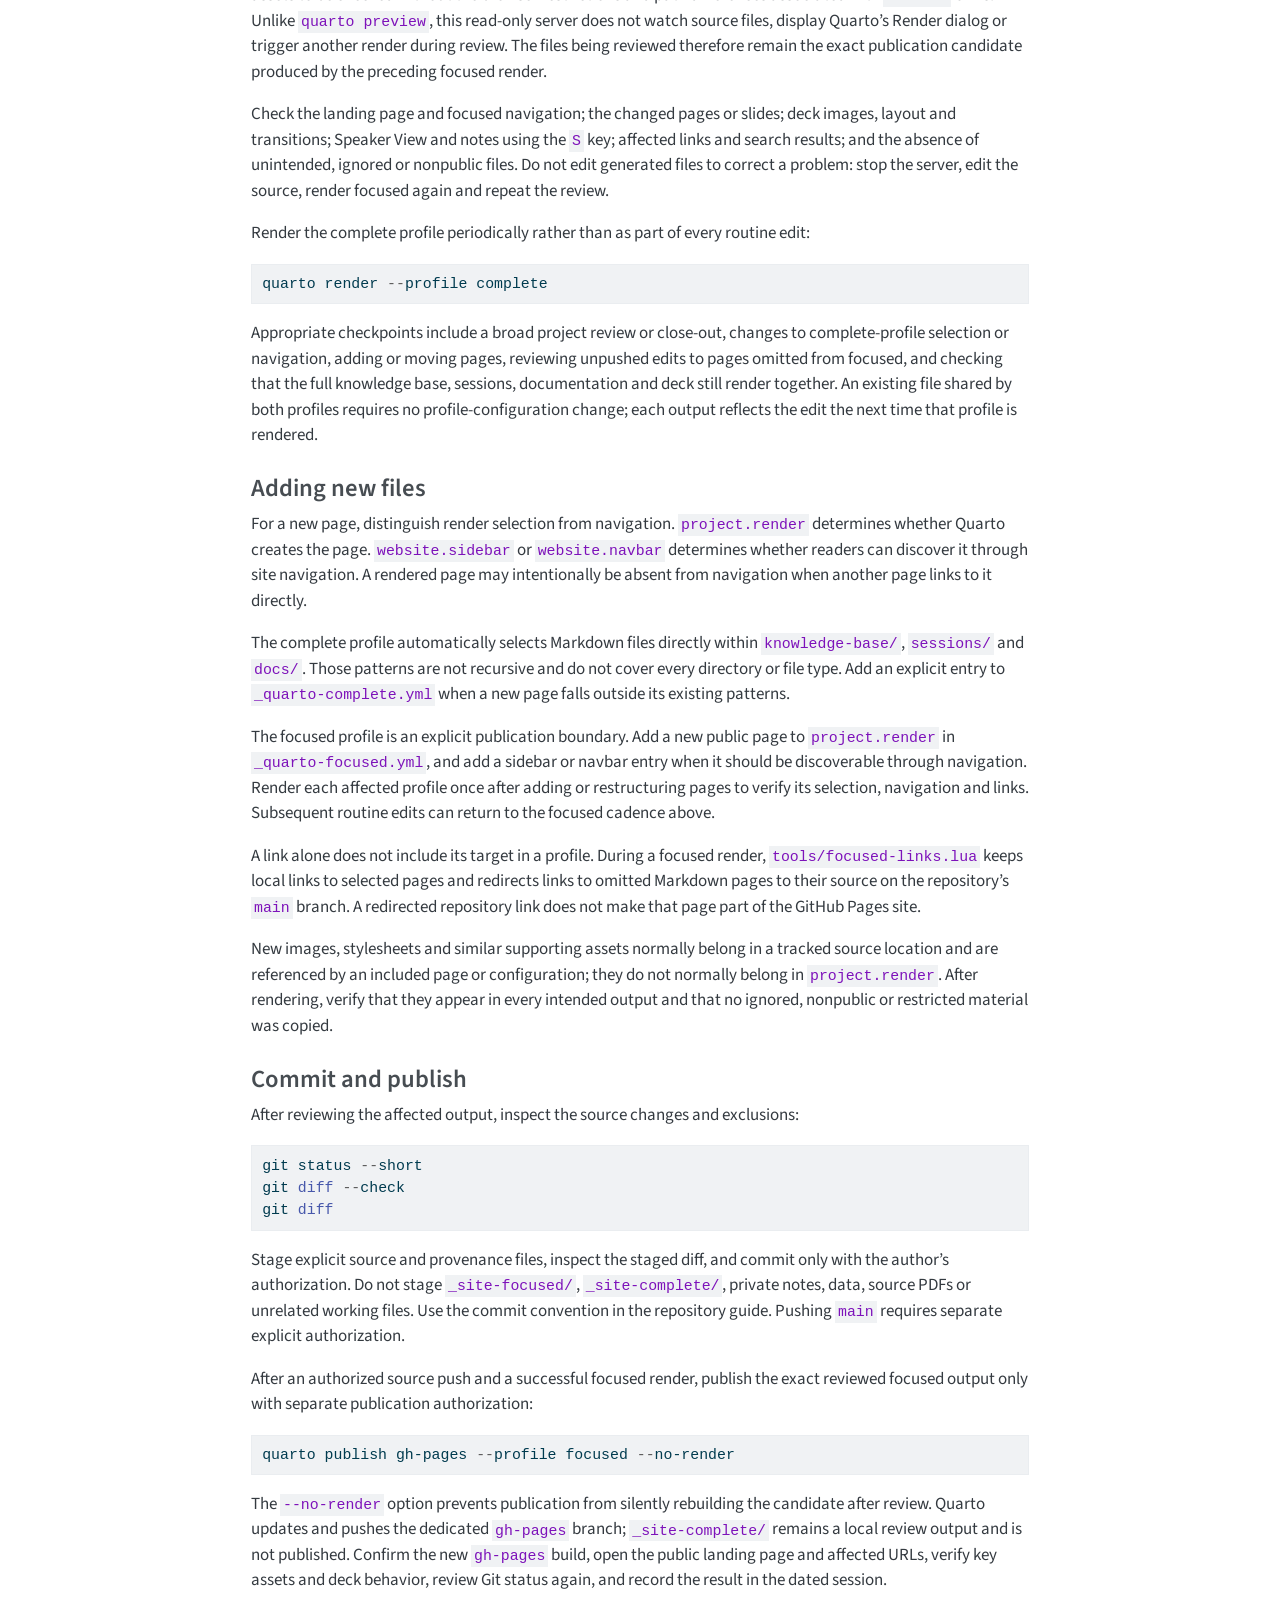
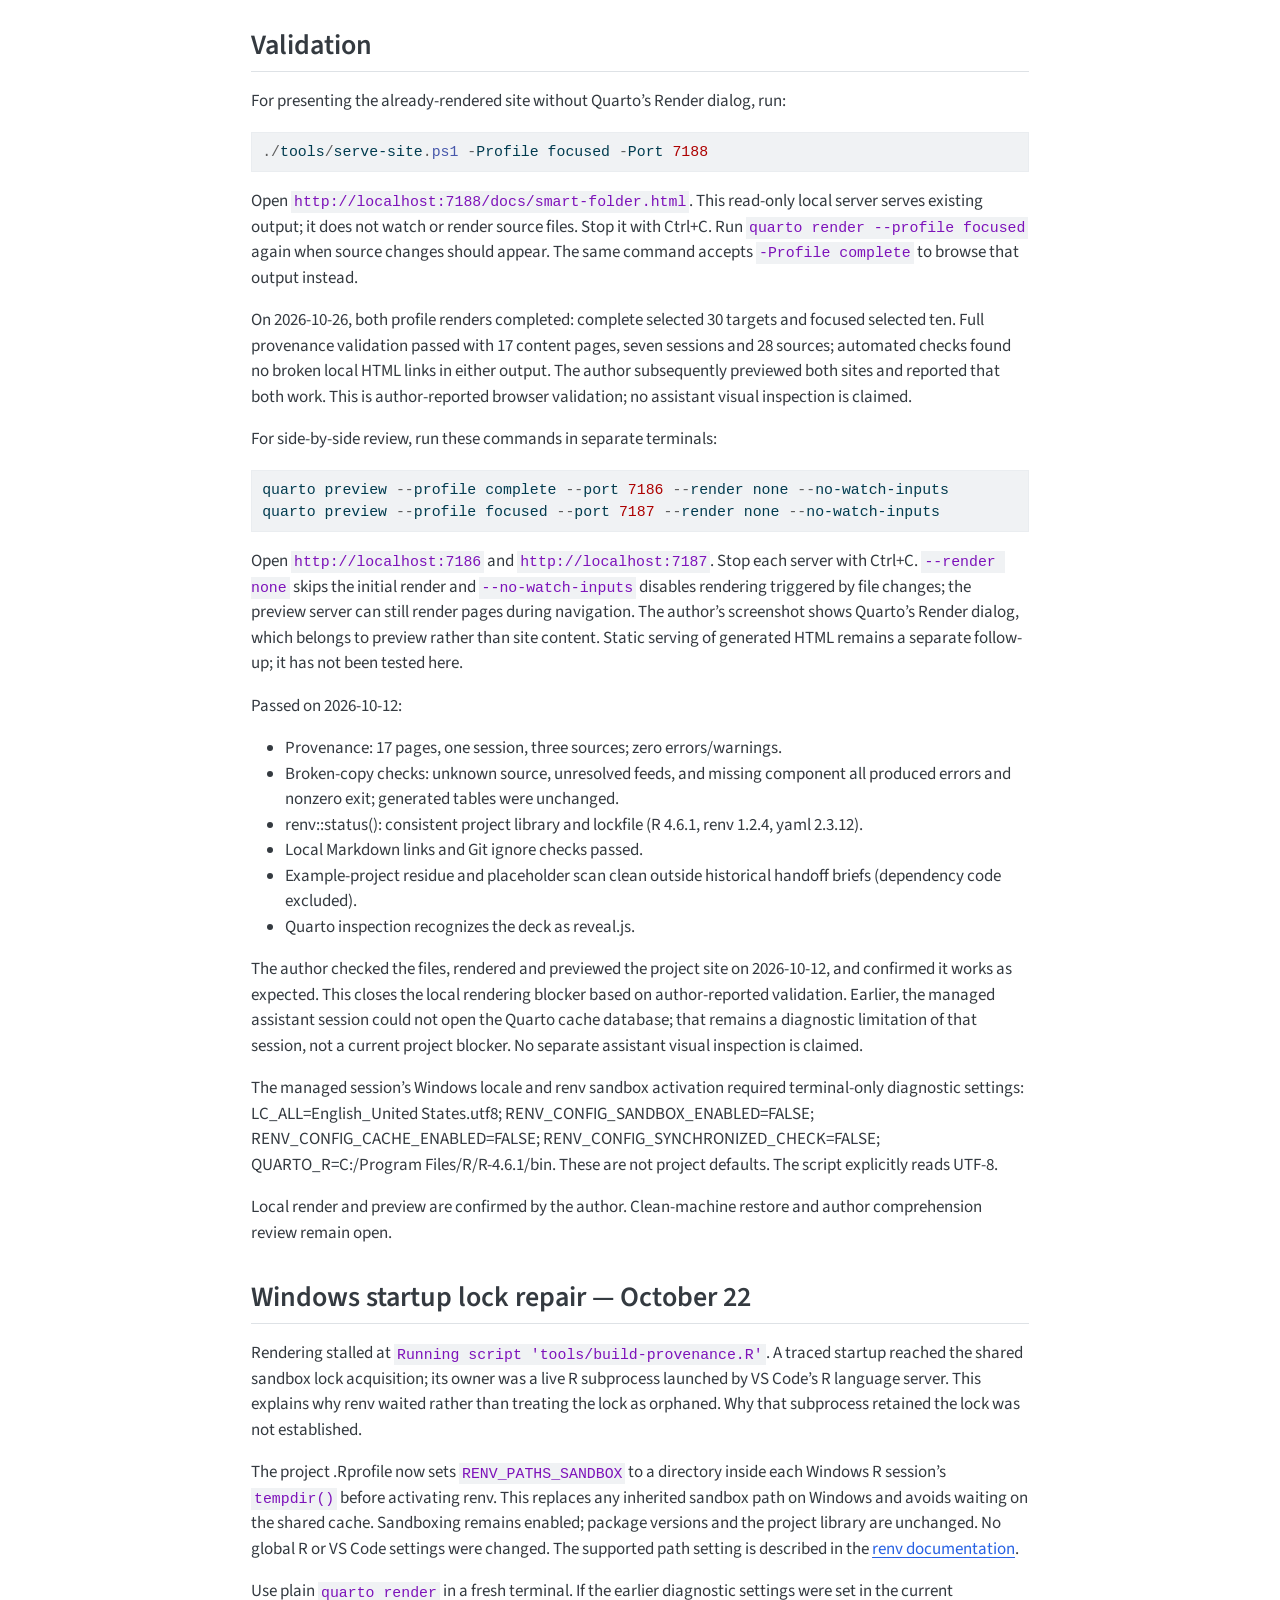
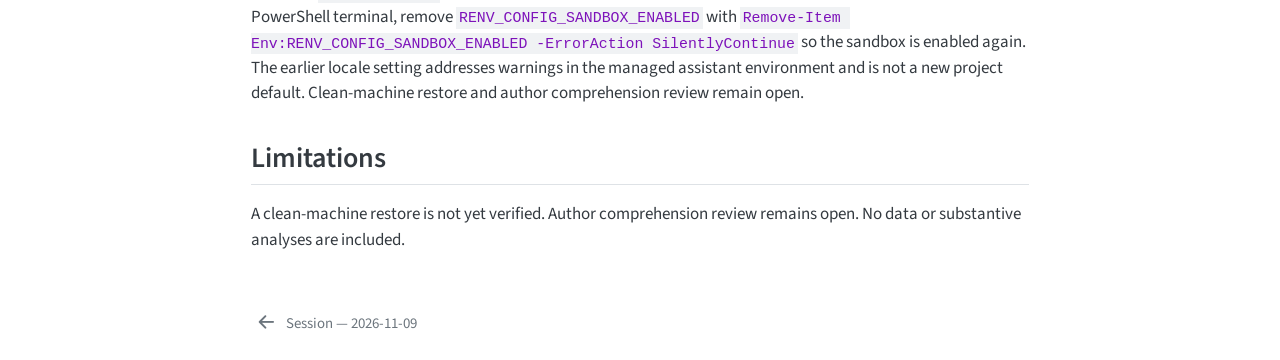
<file: docs/reproducibility-notes.html>
<!DOCTYPE html>
<html xmlns="http://www.w3.org/1999/xhtml" lang="en" xml:lang="en"><head>

<meta charset="utf-8">
<meta name="generator" content="quarto-1.10.18">

<meta name="viewport" content="width=device-width, initial-scale=1.0, user-scalable=yes">


<title>Reproducibility notes – Frictionless Reasoning</title>
<style>
/* Default styles provided by pandoc.
** See https://pandoc.org/MANUAL.html#variables-for-html for config info.
*/
span.smallcaps{font-variant: small-caps;}
div.columns{display: flex; gap: 1.5em;}
div.column{flex: auto;}
@media screen {
div.columns{gap: min(4vw, 1.5em);}
div.column{overflow-x: auto;}
}
div.hanging-indent{margin-left: 1.5em; text-indent: -1.5em;}
ul.task-list{list-style: none;}
ul.task-list li input[type="checkbox"] {
  width: 0.8em;
  margin: 0 0.8em 0.2em -1em; /* quarto-specific, see https://github.com/quarto-dev/quarto-cli/issues/4556 */ 
  vertical-align: middle;
}
/* CSS for syntax highlighting */
html { -webkit-text-size-adjust: 100%; }
pre > code.sourceCode { white-space: pre; position: relative; }
pre > code.sourceCode > span { display: inline-block; line-height: 1.25; }
pre > code.sourceCode > span:empty { height: 1.2em; }
.sourceCode { overflow: visible; }
code.sourceCode > span { color: inherit; text-decoration: inherit; }
div.sourceCode { margin: 1em 0; }
pre.sourceCode { margin: 0; }
@media screen {
div.sourceCode { overflow: auto; }
}
@media print {
pre > code.sourceCode { white-space: pre-wrap; }
pre > code.sourceCode > span { text-indent: -5em; padding-left: 5em; }
}
pre.numberSource code
  { counter-reset: source-line 0; }
pre.numberSource code > span
  { position: relative; left: -4em; counter-increment: source-line; }
pre.numberSource code > span > a:first-child::before
  { content: counter(source-line);
    position: relative; left: -1em; text-align: right; vertical-align: baseline;
    border: none; display: inline-block;
    -webkit-touch-callout: none; -webkit-user-select: none;
    -khtml-user-select: none; -moz-user-select: none;
    -ms-user-select: none; user-select: none;
    padding: 0 4px; width: 4em;
  }
pre.numberSource { margin-left: 3em;  padding-left: 4px; }
div.sourceCode
  {   }
@media screen {
pre > code.sourceCode > span > a:first-child::before { text-decoration: underline; }
}
</style>


<script src="../site_libs/quarto-nav/quarto-nav.js"></script>
<script src="../site_libs/quarto-nav/headroom.min.js"></script>
<script src="../site_libs/clipboard/clipboard.min.js"></script>
<script src="../site_libs/quarto-search/autocomplete.umd.js"></script>
<script src="../site_libs/quarto-search/fuse.min.js"></script>
<script src="../site_libs/quarto-search/quarto-search.js"></script>
<meta name="quarto:offset" content="../">
<link href="../sessions/2026-11-09.html" rel="prev">
<script src="../site_libs/quarto-html/quarto.js" type="module"></script>
<script src="../site_libs/quarto-html/tabsets/tabsets.js" type="module"></script>
<script src="../site_libs/quarto-html/popper.min.js"></script>
<script src="../site_libs/quarto-html/tippy.umd.min.js"></script>
<script src="../site_libs/quarto-html/anchor.min.js"></script>
<link href="../site_libs/quarto-html/tippy.css" rel="stylesheet">
<link href="../site_libs/quarto-html/quarto-syntax-highlighting-64a204ab8560d761af7679ceaba22944.css" rel="stylesheet" id="quarto-text-highlighting-styles">
<script src="../site_libs/bootstrap/bootstrap.min.js"></script>
<link href="../site_libs/bootstrap/bootstrap-icons.css" rel="stylesheet">
<link href="../site_libs/bootstrap/bootstrap-4e663f3a4ff1a491e18bd6a28adf0390.min.css" rel="stylesheet" append-hash="true" id="quarto-bootstrap" data-mode="light">
<script id="quarto-search-options" type="application/json">{
  "location": "navbar",
  "copy-button": false,
  "collapse-after": 3,
  "panel-placement": "end",
  "type": "overlay",
  "limit": 50,
  "keyboard-shortcut": [
    "f",
    "/",
    "s"
  ],
  "show-item-context": false,
  "language": {
    "search-no-results-text": "No results",
    "search-matching-documents-text": "matching documents",
    "search-copy-link-title": "Copy link to search",
    "search-hide-matches-text": "Hide additional matches",
    "search-more-match-text": "more match in this document",
    "search-more-matches-text": "more matches in this document",
    "search-clear-button-title": "Clear",
    "search-text-placeholder": "",
    "search-detached-cancel-button-title": "Cancel",
    "search-submit-button-title": "Submit",
    "search-label": "Search"
  }
}</script>


</head>

<body class="nav-sidebar docked nav-fixed quarto-light">

<div id="quarto-search-results"></div>
  <header id="quarto-header" class="headroom fixed-top">
    <nav class="navbar navbar-expand-lg " data-bs-theme="dark">
      <div class="navbar-container container-fluid">
      <div class="navbar-brand-container mx-auto">
    <a class="navbar-brand" href="../index.html">
    <span class="navbar-title">Frictionless Reasoning</span>
    </a>
  </div>
            <div id="quarto-search" class="" title="Search"></div>
          <button class="navbar-toggler" type="button" data-bs-toggle="collapse" data-bs-target="#navbarCollapse" aria-controls="navbarCollapse" role="menu" aria-expanded="false" aria-label="Toggle navigation" onclick="if (window.quartoToggleHeadroom) { window.quartoToggleHeadroom(); }">
  <span class="navbar-toggler-icon"></span>
</button>
          <div class="collapse navbar-collapse" id="navbarCollapse">
            <ul class="navbar-nav navbar-nav-scroll me-auto">
  <li class="nav-item">
    <a class="nav-link active" href="../index.html" aria-current="page"> 
<span class="menu-text">Overview</span></a>
  </li>  
  <li class="nav-item">
    <a class="nav-link" href="../artifacts/talk/deck.html"> 
<span class="menu-text">Presentation</span></a>
  </li>  
</ul>
          </div> <!-- /navcollapse -->
            <div class="quarto-navbar-tools">
</div>
      </div> <!-- /container-fluid -->
    </nav>
  <nav class="quarto-secondary-nav">
    <div class="container-fluid d-flex">
      <button type="button" class="quarto-btn-toggle btn" data-bs-toggle="collapse" role="button" data-bs-target=".quarto-sidebar-collapse-item" aria-controls="quarto-sidebar" aria-expanded="false" aria-label="Toggle sidebar navigation" onclick="if (window.quartoToggleHeadroom) { window.quartoToggleHeadroom(); }">
        <i class="bi bi-layout-text-sidebar-reverse"></i>
      </button>
        <nav class="quarto-page-breadcrumbs" aria-label="breadcrumb"><ol class="breadcrumb"><li class="breadcrumb-item"><a href="../docs/reproducibility-notes.html">Reproducibility notes</a></li></ol></nav>
        <a class="flex-grow-1" role="navigation" data-bs-toggle="collapse" data-bs-target=".quarto-sidebar-collapse-item" aria-controls="quarto-sidebar" aria-expanded="false" aria-label="Toggle sidebar navigation" onclick="if (window.quartoToggleHeadroom) { window.quartoToggleHeadroom(); }">      
        </a>
    </div>
  </nav>
</header>
<!-- content -->
<div id="quarto-content" class="quarto-container page-columns page-rows-contents page-layout-article page-navbar">
<!-- sidebar -->
  <nav id="quarto-sidebar" class="sidebar collapse collapse-horizontal quarto-sidebar-collapse-item sidebar-navigation docked overflow-auto">
    <div class="sidebar-menu-container"> 
    <ul class="list-unstyled mt-1">
        <li class="sidebar-item">
  <div class="sidebar-item-container"> 
  <a href="../index.html" class="sidebar-item-text sidebar-link">
 <span class="menu-text">Frictionless Reasoning About a Resistant World</span></a>
  </div>
</li>
        <li class="sidebar-item">
  <div class="sidebar-item-container"> 
  <a href="../artifacts/talk/deck.html" class="sidebar-item-text sidebar-link">
 <span class="menu-text">Frictionless Reasoning About a Resistant World</span></a>
  </div>
</li>
        <li class="sidebar-item">
  <div class="sidebar-item-container"> 
  <a href="../artifacts/talk/read.html" class="sidebar-item-text sidebar-link">
 <span class="menu-text">Read the presentation</span></a>
  </div>
</li>
        <li class="sidebar-item">
  <div class="sidebar-item-container"> 
  <a href="../docs/smart-folder.html" class="sidebar-item-text sidebar-link">
 <span class="menu-text">A smart folder?</span></a>
  </div>
</li>
        <li class="sidebar-item sidebar-item-section">
      <div class="sidebar-item-container"> 
            <a class="sidebar-item-text sidebar-link text-start" data-bs-toggle="collapse" data-bs-target="#quarto-sidebar-section-1" role="navigation" aria-expanded="true">
 <span class="menu-text">Preparation</span></a>
          <a class="sidebar-item-toggle text-start" data-bs-toggle="collapse" data-bs-target="#quarto-sidebar-section-1" role="navigation" aria-expanded="true" aria-label="Toggle section">
            <i class="bi bi-chevron-right ms-2"></i>
          </a> 
      </div>
      <ul id="quarto-sidebar-section-1" class="collapse list-unstyled sidebar-section depth1 show">  
          <li class="sidebar-item">
  <div class="sidebar-item-container"> 
  <a href="../knowledge-base/01_core-thesis-and-contribution.html" class="sidebar-item-text sidebar-link">
 <span class="menu-text">Core thesis and contribution</span></a>
  </div>
</li>
          <li class="sidebar-item">
  <div class="sidebar-item-container"> 
  <a href="../knowledge-base/04_claims-evidence-risk-register.html" class="sidebar-item-text sidebar-link">
 <span class="menu-text">Claims, evidence, and risk</span></a>
  </div>
</li>
          <li class="sidebar-item">
  <div class="sidebar-item-container"> 
  <a href="../knowledge-base/08_audience-and-venue.html" class="sidebar-item-text sidebar-link">
 <span class="menu-text">Audience and venue</span></a>
  </div>
</li>
      </ul>
  </li>
        <li class="sidebar-item sidebar-item-section">
      <div class="sidebar-item-container"> 
            <a class="sidebar-item-text sidebar-link text-start" data-bs-toggle="collapse" data-bs-target="#quarto-sidebar-section-2" role="navigation" aria-expanded="true">
 <span class="menu-text">Project record</span></a>
          <a class="sidebar-item-toggle text-start" data-bs-toggle="collapse" data-bs-target="#quarto-sidebar-section-2" role="navigation" aria-expanded="true" aria-label="Toggle section">
            <i class="bi bi-chevron-right ms-2"></i>
          </a> 
      </div>
      <ul id="quarto-sidebar-section-2" class="collapse list-unstyled sidebar-section depth1 show">  
          <li class="sidebar-item">
  <div class="sidebar-item-container"> 
  <a href="../admin/governance.html" class="sidebar-item-text sidebar-link">
 <span class="menu-text">Governance</span></a>
  </div>
</li>
          <li class="sidebar-item">
  <div class="sidebar-item-container"> 
  <a href="../admin/decisions-register.html" class="sidebar-item-text sidebar-link">
 <span class="menu-text">Decisions register</span></a>
  </div>
</li>
          <li class="sidebar-item">
  <div class="sidebar-item-container"> 
  <a href="../admin/project-log.html" class="sidebar-item-text sidebar-link">
 <span class="menu-text">Project log</span></a>
  </div>
</li>
          <li class="sidebar-item">
  <div class="sidebar-item-container"> 
  <a href="../sessions/2026-10-28.html" class="sidebar-item-text sidebar-link">
 <span class="menu-text">Session — 2026-10-28</span></a>
  </div>
</li>
          <li class="sidebar-item">
  <div class="sidebar-item-container"> 
  <a href="../sessions/2026-10-30.html" class="sidebar-item-text sidebar-link">
 <span class="menu-text">Session — 2026-10-30</span></a>
  </div>
</li>
          <li class="sidebar-item">
  <div class="sidebar-item-container"> 
  <a href="../sessions/2026-11-09.html" class="sidebar-item-text sidebar-link">
 <span class="menu-text">Session — 2026-11-09</span></a>
  </div>
</li>
      </ul>
  </li>
        <li class="sidebar-item">
  <div class="sidebar-item-container"> 
  <a href="../docs/reproducibility-notes.html" class="sidebar-item-text sidebar-link active">
 <span class="menu-text">Reproducibility notes</span></a>
  </div>
</li>
    </ul>
    </div>
</nav>
<div id="quarto-sidebar-glass" class="quarto-sidebar-collapse-item" data-bs-toggle="collapse" data-bs-target=".quarto-sidebar-collapse-item"></div>
<!-- margin-sidebar -->
    <div id="quarto-margin-sidebar" class="sidebar margin-sidebar">
        <nav id="TOC" role="doc-toc" class="toc-active">
    <h2 id="toc-title">On this page</h2>
   
  <ul>
  <li><a href="#environment" id="toc-environment" class="nav-link active" data-scroll-target="#environment">Environment</a></li>
  <li><a href="#fresh-clone" id="toc-fresh-clone" class="nav-link" data-scroll-target="#fresh-clone">Fresh clone</a></li>
  <li><a href="#build-outputs" id="toc-build-outputs" class="nav-link" data-scroll-target="#build-outputs">Build outputs</a></li>
  <li><a href="#updating-and-publishing-site-content" id="toc-updating-and-publishing-site-content" class="nav-link" data-scroll-target="#updating-and-publishing-site-content">Updating and publishing site content</a>
  <ul class="collapse">
  <li><a href="#updating-existing-files" id="toc-updating-existing-files" class="nav-link" data-scroll-target="#updating-existing-files">Updating existing files</a></li>
  <li><a href="#adding-new-files" id="toc-adding-new-files" class="nav-link" data-scroll-target="#adding-new-files">Adding new files</a></li>
  <li><a href="#commit-and-publish" id="toc-commit-and-publish" class="nav-link" data-scroll-target="#commit-and-publish">Commit and publish</a></li>
  </ul></li>
  <li><a href="#validation" id="toc-validation" class="nav-link" data-scroll-target="#validation">Validation</a></li>
  <li><a href="#windows-startup-lock-repair-october-22" id="toc-windows-startup-lock-repair-october-22" class="nav-link" data-scroll-target="#windows-startup-lock-repair-october-22">Windows startup lock repair — October 22</a></li>
  <li><a href="#limitations" id="toc-limitations" class="nav-link" data-scroll-target="#limitations">Limitations</a></li>
  </ul>
</nav>
    </div>
<!-- main -->
<main class="content" id="quarto-document-content">

<header id="title-block-header" class="quarto-title-block default">
<div class="quarto-title">
<h1 class="title">Reproducibility notes</h1>
</div>



<div class="quarto-title-meta">

    
  
    
  </div>
  


</header>


<section id="environment" class="level2">
<h2 class="anchored" data-anchor-id="environment">Environment</h2>
<p>Setup detected R 4.6.1 and Quarto 1.10.18 on Windows. The R packages yaml and renv are available. renv.lock records yaml 2.3.12 and renv 1.2.4. Packages were copied from the existing library; no downloads were needed.</p>
<p>Quarto runs tools/build-provenance.R as its R pre-render hook. R must be discoverable by Quarto; QUARTO_R can identify its bin directory. On this machine its directory is C:/Program Files/R/R-4.6.1/bin. In a PowerShell session, prepend that directory to PATH before rendering if necessary. This affects only that terminal session.</p>
</section>
<section id="fresh-clone" class="level2">
<h2 class="anchored" data-anchor-id="fresh-clone">Fresh clone</h2>
<p>Install R and Quarto, open the .Rproj, and run renv::restore(). Then run quarto render from the repository root. The .Rprofile activates the project environment.</p>
</section>
<section id="build-outputs" class="level2">
<h2 class="anchored" data-anchor-id="build-outputs">Build outputs</h2>
<p><code>quarto render</code> defaults to the complete profile. Its site is <code>_site-complete/index.html</code>; its deck is <code>_site-complete/artifacts/talk/deck.html</code>. The explicit command is <code>quarto render --profile complete</code>.</p>
<p><code>quarto render --profile focused</code> builds the selected pages in <code>_site-focused/</code>, including its own copy of the deck. Both outputs are local and ignored. The earlier <code>_site/</code> folder is legacy output, not updated by these profiles. No publication is part of the build.</p>
<p>Run <code>quarto inspect . --profile complete</code> or <code>quarto inspect . --profile focused</code> to inspect selections. The complete count grows with sessions and documentation; focused follows its explicit page list. Both run the same full provenance check during rendering. See the repository guide for maintaining selections and repository-link routing.</p>
</section>
<section id="updating-and-publishing-site-content" class="level2">
<h2 class="anchored" data-anchor-id="updating-and-publishing-site-content">Updating and publishing site content</h2>
<p>Edit source files, not generated copies in <code>_site-complete/</code>, <code>_site-focused/</code> or the <code>gh-pages</code> branch. The focused profile is the routine review and publication build. The complete profile is a periodic comprehensive check; it does not need to be rendered after every focused-site change.</p>
<section id="updating-existing-files" class="level3">
<h3 class="anchored" data-anchor-id="updating-existing-files">Updating existing files</h3>
<p>For an existing page already selected by the focused profile, edit the source once and render focused:</p>
<div class="code-copy-outer-scaffold"><div class="sourceCode" id="cb1"><pre class="sourceCode powershell code-with-copy"><code class="sourceCode powershell"><span id="cb1-1"><a href="#cb1-1" aria-hidden="true" tabindex="-1"></a>quarto render <span class="op">--</span>profile focused</span></code></pre></div><button title="Copy to Clipboard" class="code-copy-button"><i class="bi"></i></button></div>
<p>This runs the full provenance check and refreshes the public-site candidate in <code>_site-focused/</code>. Existing supporting files such as CSS or images do not normally need their own <code>project.render</code> entries: a selected page or the project configuration incorporates or copies them when referenced. Confirm that new or changed assets are tracked, redistributable and outside ignored or restricted locations.</p>
<p>Review the rendered candidate through the repository’s static server:</p>
<div class="code-copy-outer-scaffold"><div class="sourceCode" id="cb2"><pre class="sourceCode powershell code-with-copy"><code class="sourceCode powershell"><span id="cb2-1"><a href="#cb2-1" aria-hidden="true" tabindex="-1"></a><span class="op">./</span>tools<span class="op">/</span>serve-site<span class="op">.</span><span class="fu">ps1</span> <span class="op">-</span>Profile focused <span class="op">-</span>Port <span class="dv">7188</span></span></code></pre></div><button title="Copy to Clipboard" class="code-copy-button"><i class="bi"></i></button></div>
<p>Open <code>http://localhost:7188/</code> for the site, <code>http://localhost:7188/artifacts/talk/deck.html</code> for the presentation and <code>http://localhost:7188/docs/reproducibility-notes.html</code> for these instructions. Stop the server with Ctrl+C. If port 7188 is already in use, choose another port and use that number in the URLs.</p>
<p>The server presents the existing <code>_site-focused/</code> output over local HTTP, which is closer to GitHub Pages behavior than opening an HTML file directly from File Explorer. It allows relative links, scripts, search and copied assets to be checked without the browser restrictions and path differences associated with <code>file://</code> URLs. Unlike <code>quarto preview</code>, this read-only server does not watch source files, display Quarto’s Render dialog or trigger another render during review. The files being reviewed therefore remain the exact publication candidate produced by the preceding focused render.</p>
<p>Check the landing page and focused navigation; the changed pages or slides; deck images, layout and transitions; Speaker View and notes using the <code>S</code> key; affected links and search results; and the absence of unintended, ignored or nonpublic files. Do not edit generated files to correct a problem: stop the server, edit the source, render focused again and repeat the review.</p>
<p>Render the complete profile periodically rather than as part of every routine edit:</p>
<div class="code-copy-outer-scaffold"><div class="sourceCode" id="cb3"><pre class="sourceCode powershell code-with-copy"><code class="sourceCode powershell"><span id="cb3-1"><a href="#cb3-1" aria-hidden="true" tabindex="-1"></a>quarto render <span class="op">--</span>profile complete</span></code></pre></div><button title="Copy to Clipboard" class="code-copy-button"><i class="bi"></i></button></div>
<p>Appropriate checkpoints include a broad project review or close-out, changes to complete-profile selection or navigation, adding or moving pages, reviewing unpushed edits to pages omitted from focused, and checking that the full knowledge base, sessions, documentation and deck still render together. An existing file shared by both profiles requires no profile-configuration change; each output reflects the edit the next time that profile is rendered.</p>
</section>
<section id="adding-new-files" class="level3">
<h3 class="anchored" data-anchor-id="adding-new-files">Adding new files</h3>
<p>For a new page, distinguish render selection from navigation. <code>project.render</code> determines whether Quarto creates the page. <code>website.sidebar</code> or <code>website.navbar</code> determines whether readers can discover it through site navigation. A rendered page may intentionally be absent from navigation when another page links to it directly.</p>
<p>The complete profile automatically selects Markdown files directly within <code>knowledge-base/</code>, <code>sessions/</code> and <code>docs/</code>. Those patterns are not recursive and do not cover every directory or file type. Add an explicit entry to <code>_quarto-complete.yml</code> when a new page falls outside its existing patterns.</p>
<p>The focused profile is an explicit publication boundary. Add a new public page to <code>project.render</code> in <code>_quarto-focused.yml</code>, and add a sidebar or navbar entry when it should be discoverable through navigation. Render each affected profile once after adding or restructuring pages to verify its selection, navigation and links. Subsequent routine edits can return to the focused cadence above.</p>
<p>A link alone does not include its target in a profile. During a focused render, <code>tools/focused-links.lua</code> keeps local links to selected pages and redirects links to omitted Markdown pages to their source on the repository’s <code>main</code> branch. A redirected repository link does not make that page part of the GitHub Pages site.</p>
<p>New images, stylesheets and similar supporting assets normally belong in a tracked source location and are referenced by an included page or configuration; they do not normally belong in <code>project.render</code>. After rendering, verify that they appear in every intended output and that no ignored, nonpublic or restricted material was copied.</p>
</section>
<section id="commit-and-publish" class="level3">
<h3 class="anchored" data-anchor-id="commit-and-publish">Commit and publish</h3>
<p>After reviewing the affected output, inspect the source changes and exclusions:</p>
<div class="code-copy-outer-scaffold"><div class="sourceCode" id="cb4"><pre class="sourceCode powershell code-with-copy"><code class="sourceCode powershell"><span id="cb4-1"><a href="#cb4-1" aria-hidden="true" tabindex="-1"></a>git status <span class="op">--</span>short</span>
<span id="cb4-2"><a href="#cb4-2" aria-hidden="true" tabindex="-1"></a>git <span class="fu">diff</span> <span class="op">--</span>check</span>
<span id="cb4-3"><a href="#cb4-3" aria-hidden="true" tabindex="-1"></a>git <span class="fu">diff</span></span></code></pre></div><button title="Copy to Clipboard" class="code-copy-button"><i class="bi"></i></button></div>
<p>Stage explicit source and provenance files, inspect the staged diff, and commit only with the author’s authorization. Do not stage <code>_site-focused/</code>, <code>_site-complete/</code>, private notes, data, source PDFs or unrelated working files. Use the commit convention in the repository guide. Pushing <code>main</code> requires separate explicit authorization.</p>
<p>After an authorized source push and a successful focused render, publish the exact reviewed focused output only with separate publication authorization:</p>
<div class="code-copy-outer-scaffold"><div class="sourceCode" id="cb5"><pre class="sourceCode powershell code-with-copy"><code class="sourceCode powershell"><span id="cb5-1"><a href="#cb5-1" aria-hidden="true" tabindex="-1"></a>quarto publish gh-pages <span class="op">--</span>profile focused <span class="op">--</span>no-render</span></code></pre></div><button title="Copy to Clipboard" class="code-copy-button"><i class="bi"></i></button></div>
<p>The <code>--no-render</code> option prevents publication from silently rebuilding the candidate after review. Quarto updates and pushes the dedicated <code>gh-pages</code> branch; <code>_site-complete/</code> remains a local review output and is not published. Confirm the new <code>gh-pages</code> build, open the public landing page and affected URLs, verify key assets and deck behavior, review Git status again, and record the result in the dated session.</p>
</section>
</section>
<section id="validation" class="level2">
<h2 class="anchored" data-anchor-id="validation">Validation</h2>
<p>For presenting the already-rendered site without Quarto’s Render dialog, run:</p>
<div class="code-copy-outer-scaffold"><div class="sourceCode" id="cb6"><pre class="sourceCode powershell code-with-copy"><code class="sourceCode powershell"><span id="cb6-1"><a href="#cb6-1" aria-hidden="true" tabindex="-1"></a><span class="op">./</span>tools<span class="op">/</span>serve-site<span class="op">.</span><span class="fu">ps1</span> <span class="op">-</span>Profile focused <span class="op">-</span>Port <span class="dv">7188</span></span></code></pre></div><button title="Copy to Clipboard" class="code-copy-button"><i class="bi"></i></button></div>
<p>Open <code>http://localhost:7188/docs/smart-folder.html</code>. This read-only local server serves existing output; it does not watch or render source files. Stop it with Ctrl+C. Run <code>quarto render --profile focused</code> again when source changes should appear. The same command accepts <code>-Profile complete</code> to browse that output instead.</p>
<p>On 2026-10-26, both profile renders completed: complete selected 30 targets and focused selected ten. Full provenance validation passed with 17 content pages, seven sessions and 28 sources; automated checks found no broken local HTML links in either output. The author subsequently previewed both sites and reported that both work. This is author-reported browser validation; no assistant visual inspection is claimed.</p>
<p>For side-by-side review, run these commands in separate terminals:</p>
<div class="code-copy-outer-scaffold"><div class="sourceCode" id="cb7"><pre class="sourceCode powershell code-with-copy"><code class="sourceCode powershell"><span id="cb7-1"><a href="#cb7-1" aria-hidden="true" tabindex="-1"></a>quarto preview <span class="op">--</span>profile complete <span class="op">--</span>port <span class="dv">7186</span> <span class="op">--</span>render none <span class="op">--</span>no-watch-inputs</span>
<span id="cb7-2"><a href="#cb7-2" aria-hidden="true" tabindex="-1"></a>quarto preview <span class="op">--</span>profile focused <span class="op">--</span>port <span class="dv">7187</span> <span class="op">--</span>render none <span class="op">--</span>no-watch-inputs</span></code></pre></div><button title="Copy to Clipboard" class="code-copy-button"><i class="bi"></i></button></div>
<p>Open <code>http://localhost:7186</code> and <code>http://localhost:7187</code>. Stop each server with Ctrl+C. <code>--render none</code> skips the initial render and <code>--no-watch-inputs</code> disables rendering triggered by file changes; the preview server can still render pages during navigation. The author’s screenshot shows Quarto’s Render dialog, which belongs to preview rather than site content. Static serving of generated HTML remains a separate follow-up; it has not been tested here.</p>
<p>Passed on 2026-10-12:</p>
<ul>
<li>Provenance: 17 pages, one session, three sources; zero errors/warnings.</li>
<li>Broken-copy checks: unknown source, unresolved feeds, and missing component all produced errors and nonzero exit; generated tables were unchanged.</li>
<li>renv::status(): consistent project library and lockfile (R 4.6.1, renv 1.2.4, yaml 2.3.12).</li>
<li>Local Markdown links and Git ignore checks passed.</li>
<li>Example-project residue and placeholder scan clean outside historical handoff briefs (dependency code excluded).</li>
<li>Quarto inspection recognizes the deck as reveal.js.</li>
</ul>
<p>The author checked the files, rendered and previewed the project site on 2026-10-12, and confirmed it works as expected. This closes the local rendering blocker based on author-reported validation. Earlier, the managed assistant session could not open the Quarto cache database; that remains a diagnostic limitation of that session, not a current project blocker. No separate assistant visual inspection is claimed.</p>
<p>The managed session’s Windows locale and renv sandbox activation required terminal-only diagnostic settings: LC_ALL=English_United States.utf8; RENV_CONFIG_SANDBOX_ENABLED=FALSE; RENV_CONFIG_CACHE_ENABLED=FALSE; RENV_CONFIG_SYNCHRONIZED_CHECK=FALSE; QUARTO_R=C:/Program Files/R/R-4.6.1/bin. These are not project defaults. The script explicitly reads UTF-8.</p>
<p>Local render and preview are confirmed by the author. Clean-machine restore and author comprehension review remain open.</p>
</section>
<section id="windows-startup-lock-repair-october-22" class="level2">
<h2 class="anchored" data-anchor-id="windows-startup-lock-repair-october-22">Windows startup lock repair — October 22</h2>
<p>Rendering stalled at <code>Running script 'tools/build-provenance.R'</code>. A traced startup reached the shared sandbox lock acquisition; its owner was a live R subprocess launched by VS Code’s R language server. This explains why renv waited rather than treating the lock as orphaned. Why that subprocess retained the lock was not established.</p>
<p>The project .Rprofile now sets <code>RENV_PATHS_SANDBOX</code> to a directory inside each Windows R session’s <code>tempdir()</code> before activating renv. This replaces any inherited sandbox path on Windows and avoids waiting on the shared cache. Sandboxing remains enabled; package versions and the project library are unchanged. No global R or VS Code settings were changed. The supported path setting is described in the <a href="https://rstudio.github.io/renv/reference/sandbox.html">renv documentation</a>.</p>
<p>Use plain <code>quarto render</code> in a fresh terminal. If the earlier diagnostic settings were set in the current PowerShell terminal, remove <code>RENV_CONFIG_SANDBOX_ENABLED</code> with <code>Remove-Item Env:RENV_CONFIG_SANDBOX_ENABLED -ErrorAction SilentlyContinue</code> so the sandbox is enabled again. The earlier locale setting addresses warnings in the managed assistant environment and is not a new project default. Clean-machine restore and author comprehension review remain open.</p>
</section>
<section id="limitations" class="level2">
<h2 class="anchored" data-anchor-id="limitations">Limitations</h2>
<p>A clean-machine restore is not yet verified. Author comprehension review remains open. No data or substantive analyses are included.</p>


</section>

</main> <!-- /main -->
<script id="quarto-html-after-body" type="application/javascript">
  window.document.addEventListener("DOMContentLoaded", function (event) {
    const icon = "";
    const anchorJS = new window.AnchorJS();
    anchorJS.options = {
      placement: 'right',
      icon: icon
    };
    anchorJS.add('.anchored');
    const isCodeAnnotation = (el) => {
      for (const clz of el.classList) {
        if (clz.startsWith('code-annotation-')) {                     
          return true;
        }
      }
      return false;
    }
    const onCopySuccess = function(e) {
      // button target
      const button = e.trigger;
      // don't keep focus
      button.blur();
      // flash "checked"
      button.classList.add('code-copy-button-checked');
      var currentTitle = button.getAttribute("title");
      button.setAttribute("title", "Copied!");
      let tooltip;
      if (window.bootstrap) {
        button.setAttribute("data-bs-toggle", "tooltip");
        button.setAttribute("data-bs-placement", "left");
        button.setAttribute("data-bs-title", "Copied!");
        tooltip = new bootstrap.Tooltip(button, 
          { trigger: "manual", 
            customClass: "code-copy-button-tooltip",
            offset: [0, -8]});
        tooltip.show();    
      }
      setTimeout(function() {
        if (tooltip) {
          tooltip.hide();
          button.removeAttribute("data-bs-title");
          button.removeAttribute("data-bs-toggle");
          button.removeAttribute("data-bs-placement");
        }
        button.setAttribute("title", currentTitle);
        button.classList.remove('code-copy-button-checked');
      }, 1000);
      // clear code selection
      e.clearSelection();
    }
    const getTextToCopy = function(trigger) {
      const outerScaffold = trigger.parentElement.cloneNode(true);
      const codeEl = outerScaffold.querySelector('code');
      for (const childEl of codeEl.children) {
        if (isCodeAnnotation(childEl)) {
          childEl.remove();
        }
      }
      return codeEl.innerText;
    }
    const clipboard = new window.ClipboardJS('.code-copy-button:not([data-in-quarto-modal])', {
      text: getTextToCopy
    });
    clipboard.on('success', onCopySuccess);
    if (window.document.getElementById('quarto-embedded-source-code-modal')) {
      const clipboardModal = new window.ClipboardJS('.code-copy-button[data-in-quarto-modal]', {
        text: getTextToCopy,
        container: window.document.getElementById('quarto-embedded-source-code-modal')
      });
      clipboardModal.on('success', onCopySuccess);
    }
      var localhostRegex = new RegExp(/^(?:http|https):\/\/localhost\:?[0-9]*\//);
      var mailtoRegex = new RegExp(/^mailto:/);
        var filterRegex = new RegExp("https:\/\/oregonwater\.github\.io\/gen_ai_workflows_data_equity\/");
      var isInternal = (href) => {
          return filterRegex.test(href) || localhostRegex.test(href) || mailtoRegex.test(href);
      }
      // Inspect non-navigation links and adorn them if external
     var links = window.document.querySelectorAll('a[href]:not(.nav-link):not(.navbar-brand):not(.toc-action):not(.sidebar-link):not(.sidebar-item-toggle):not(.pagination-link):not(.no-external):not([aria-hidden]):not(.dropdown-item):not(.quarto-navigation-tool):not(.about-link)');
      for (var i=0; i<links.length; i++) {
        const link = links[i];
        if (!isInternal(link.href)) {
          // undo the damage that might have been done by quarto-nav.js in the case of
          // links that we want to consider external
          if (link.dataset.originalHref !== undefined) {
            link.href = link.dataset.originalHref;
          }
        }
      }
    function tippyHover(el, contentFn, onTriggerFn, onUntriggerFn) {
      const config = {
        allowHTML: true,
        maxWidth: 500,
        delay: 100,
        arrow: false,
        appendTo: function(el) {
            return el.parentElement;
        },
        interactive: true,
        interactiveBorder: 10,
        theme: 'quarto',
        placement: 'bottom-start',
      };
      if (contentFn) {
        config.content = contentFn;
      }
      if (onTriggerFn) {
        config.onTrigger = onTriggerFn;
      }
      if (onUntriggerFn) {
        config.onUntrigger = onUntriggerFn;
      }
      window.tippy(el, config); 
    }
    const noterefs = window.document.querySelectorAll('a[role="doc-noteref"]');
    for (var i=0; i<noterefs.length; i++) {
      const ref = noterefs[i];
      tippyHover(ref, function() {
        // use id or data attribute instead here
        let href = ref.getAttribute('data-footnote-href') || ref.getAttribute('href');
        try { href = new URL(href).hash; } catch {}
        const id = href.replace(/^#\/?/, "");
        const note = window.document.getElementById(id);
        if (note) {
          return note.innerHTML;
        } else {
          return "";
        }
      });
    }
    const xrefs = window.document.querySelectorAll('a.quarto-xref');
    const processXRef = (id, note) => {
      // Strip column container classes
      const stripColumnClz = (el) => {
        el.classList.remove("page-full", "page-columns");
        if (el.children) {
          for (const child of el.children) {
            stripColumnClz(child);
          }
        }
      }
      stripColumnClz(note)
      if (id === null || id.startsWith('sec-')) {
        // Special case sections, only their first couple elements
        const container = document.createElement("div");
        if (note.children && note.children.length > 2) {
          container.appendChild(note.children[0].cloneNode(true));
          for (let i = 1; i < note.children.length; i++) {
            const child = note.children[i];
            if (child.tagName === "P" && child.innerText === "") {
              continue;
            } else {
              container.appendChild(child.cloneNode(true));
              break;
            }
          }
          if (window.Quarto?.typesetMath) {
            window.Quarto.typesetMath(container);
          }
          return container.innerHTML
        } else {
          if (window.Quarto?.typesetMath) {
            window.Quarto.typesetMath(note);
          }
          return note.innerHTML;
        }
      } else {
        // Remove any anchor links if they are present
        const anchorLink = note.querySelector('a.anchorjs-link');
        if (anchorLink) {
          anchorLink.remove();
        }
        if (window.Quarto?.typesetMath) {
          window.Quarto.typesetMath(note);
        }
        if (note.classList.contains("callout")) {
          return note.outerHTML;
        } else {
          return note.innerHTML;
        }
      }
    }
    for (var i=0; i<xrefs.length; i++) {
      const xref = xrefs[i];
      tippyHover(xref, undefined, function(instance) {
        instance.disable();
        let url = xref.getAttribute('href');
        let hash = undefined; 
        if (url.startsWith('#')) {
          hash = url;
        } else {
          try { hash = new URL(url).hash; } catch {}
        }
        if (hash) {
          const id = hash.replace(/^#\/?/, "");
          const note = window.document.getElementById(id);
          if (note !== null) {
            try {
              const html = processXRef(id, note.cloneNode(true));
              instance.setContent(html);
            } finally {
              instance.enable();
              instance.show();
            }
          } else {
            // See if we can fetch this
            fetch(url.split('#')[0])
            .then(res => res.text())
            .then(html => {
              const parser = new DOMParser();
              const htmlDoc = parser.parseFromString(html, "text/html");
              const note = htmlDoc.getElementById(id);
              if (note !== null) {
                const html = processXRef(id, note);
                instance.setContent(html);
              } 
            }).finally(() => {
              instance.enable();
              instance.show();
            });
          }
        } else {
          // See if we can fetch a full url (with no hash to target)
          // This is a special case and we should probably do some content thinning / targeting
          fetch(url)
          .then(res => res.text())
          .then(html => {
            const parser = new DOMParser();
            const htmlDoc = parser.parseFromString(html, "text/html");
            const note = htmlDoc.querySelector('main.content');
            if (note !== null) {
              // This should only happen for chapter cross references
              // (since there is no id in the URL)
              // remove the first header
              if (note.children.length > 0 && note.children[0].tagName === "HEADER") {
                note.children[0].remove();
              }
              const html = processXRef(null, note);
              instance.setContent(html);
            } 
          }).finally(() => {
            instance.enable();
            instance.show();
          });
        }
      }, function(instance) {
      });
    }
        let selectedAnnoteEl;
        const selectorForAnnotation = ( cell, annotation) => {
          let cellAttr = 'data-code-cell="' + cell + '"';
          let lineAttr = 'data-code-annotation="' +  annotation + '"';
          const selector = 'span[' + cellAttr + '][' + lineAttr + ']';
          return selector;
        }
        const selectCodeLines = (annoteEl) => {
          const doc = window.document;
          const targetCell = annoteEl.getAttribute("data-target-cell");
          const targetAnnotation = annoteEl.getAttribute("data-target-annotation");
          const annoteSpan = window.document.querySelector(selectorForAnnotation(targetCell, targetAnnotation));
          const lines = annoteSpan.getAttribute("data-code-lines").split(",");
          const lineIds = lines.map((line) => {
            return targetCell + "-" + line;
          })
          let top = null;
          let height = null;
          let parent = null;
          if (lineIds.length > 0) {
              //compute the position of the single el (top and bottom and make a div)
              const el = window.document.getElementById(lineIds[0]);
              top = el.offsetTop;
              height = el.offsetHeight;
              parent = el.parentElement.parentElement;
            if (lineIds.length > 1) {
              const lastEl = window.document.getElementById(lineIds[lineIds.length - 1]);
              const bottom = lastEl.offsetTop + lastEl.offsetHeight;
              height = bottom - top;
            }
            if (top !== null && height !== null && parent !== null) {
              // cook up a div (if necessary) and position it 
              let div = window.document.getElementById("code-annotation-line-highlight");
              if (div === null) {
                div = window.document.createElement("div");
                div.setAttribute("id", "code-annotation-line-highlight");
                div.style.position = 'absolute';
                parent.appendChild(div);
              }
              div.style.top = top - 2 + "px";
              div.style.height = height + 4 + "px";
              div.style.left = 0;
              let gutterDiv = window.document.getElementById("code-annotation-line-highlight-gutter");
              if (gutterDiv === null) {
                gutterDiv = window.document.createElement("div");
                gutterDiv.setAttribute("id", "code-annotation-line-highlight-gutter");
                gutterDiv.style.position = 'absolute';
                const codeCell = window.document.getElementById(targetCell);
                const gutter = codeCell.querySelector('.code-annotation-gutter');
                gutter.appendChild(gutterDiv);
              }
              gutterDiv.style.top = top - 2 + "px";
              gutterDiv.style.height = height + 4 + "px";
            }
            selectedAnnoteEl = annoteEl;
          }
        };
        const unselectCodeLines = () => {
          const elementsIds = ["code-annotation-line-highlight", "code-annotation-line-highlight-gutter"];
          elementsIds.forEach((elId) => {
            const div = window.document.getElementById(elId);
            if (div) {
              div.remove();
            }
          });
          selectedAnnoteEl = undefined;
        };
          // Handle positioning of the toggle
      window.addEventListener(
        "resize",
        throttle(() => {
          elRect = undefined;
          if (selectedAnnoteEl) {
            selectCodeLines(selectedAnnoteEl);
          }
        }, 10)
      );
      function throttle(fn, ms) {
      let throttle = false;
      let timer;
        return (...args) => {
          if(!throttle) { // first call gets through
              fn.apply(this, args);
              throttle = true;
          } else { // all the others get throttled
              if(timer) clearTimeout(timer); // cancel #2
              timer = setTimeout(() => {
                fn.apply(this, args);
                timer = throttle = false;
              }, ms);
          }
        };
      }
        // Attach click handler to the DT
        const annoteDls = window.document.querySelectorAll('dt[data-target-cell]');
        for (const annoteDlNode of annoteDls) {
          annoteDlNode.addEventListener('click', (event) => {
            const clickedEl = event.target;
            if (clickedEl !== selectedAnnoteEl) {
              unselectCodeLines();
              const activeEl = window.document.querySelector('dt[data-target-cell].code-annotation-active');
              if (activeEl) {
                activeEl.classList.remove('code-annotation-active');
              }
              selectCodeLines(clickedEl);
              clickedEl.classList.add('code-annotation-active');
            } else {
              // Unselect the line
              unselectCodeLines();
              clickedEl.classList.remove('code-annotation-active');
            }
          });
        }
    const findCites = (el) => {
      const parentEl = el.parentElement;
      if (parentEl) {
        const cites = parentEl.dataset.cites;
        if (cites) {
          return {
            el,
            cites: cites.split(' ')
          };
        } else {
          return findCites(el.parentElement)
        }
      } else {
        return undefined;
      }
    };
    var bibliorefs = window.document.querySelectorAll('a[role="doc-biblioref"]');
    for (var i=0; i<bibliorefs.length; i++) {
      const ref = bibliorefs[i];
      const citeInfo = findCites(ref);
      if (citeInfo) {
        tippyHover(citeInfo.el, function() {
          var popup = window.document.createElement('div');
          citeInfo.cites.forEach(function(cite) {
            var citeDiv = window.document.createElement('div');
            citeDiv.classList.add('hanging-indent');
            citeDiv.classList.add('csl-entry');
            var biblioDiv = window.document.getElementById('ref-' + cite);
            if (biblioDiv) {
              citeDiv.innerHTML = biblioDiv.innerHTML;
            }
            popup.appendChild(citeDiv);
          });
          return popup.innerHTML;
        });
      }
    }
  });
  </script>
<nav class="page-navigation">
  <div class="nav-page nav-page-previous">
      <a href="../sessions/2026-11-09.html" class="pagination-link" aria-label="Session — 2026-11-09">
        <i class="bi bi-arrow-left-short"></i> <span class="nav-page-text">Session — 2026-11-09</span>
      </a>          
  </div>
  <div class="nav-page nav-page-next">
  </div>
</nav>
</div> <!-- /content -->




</body></html>
</file>
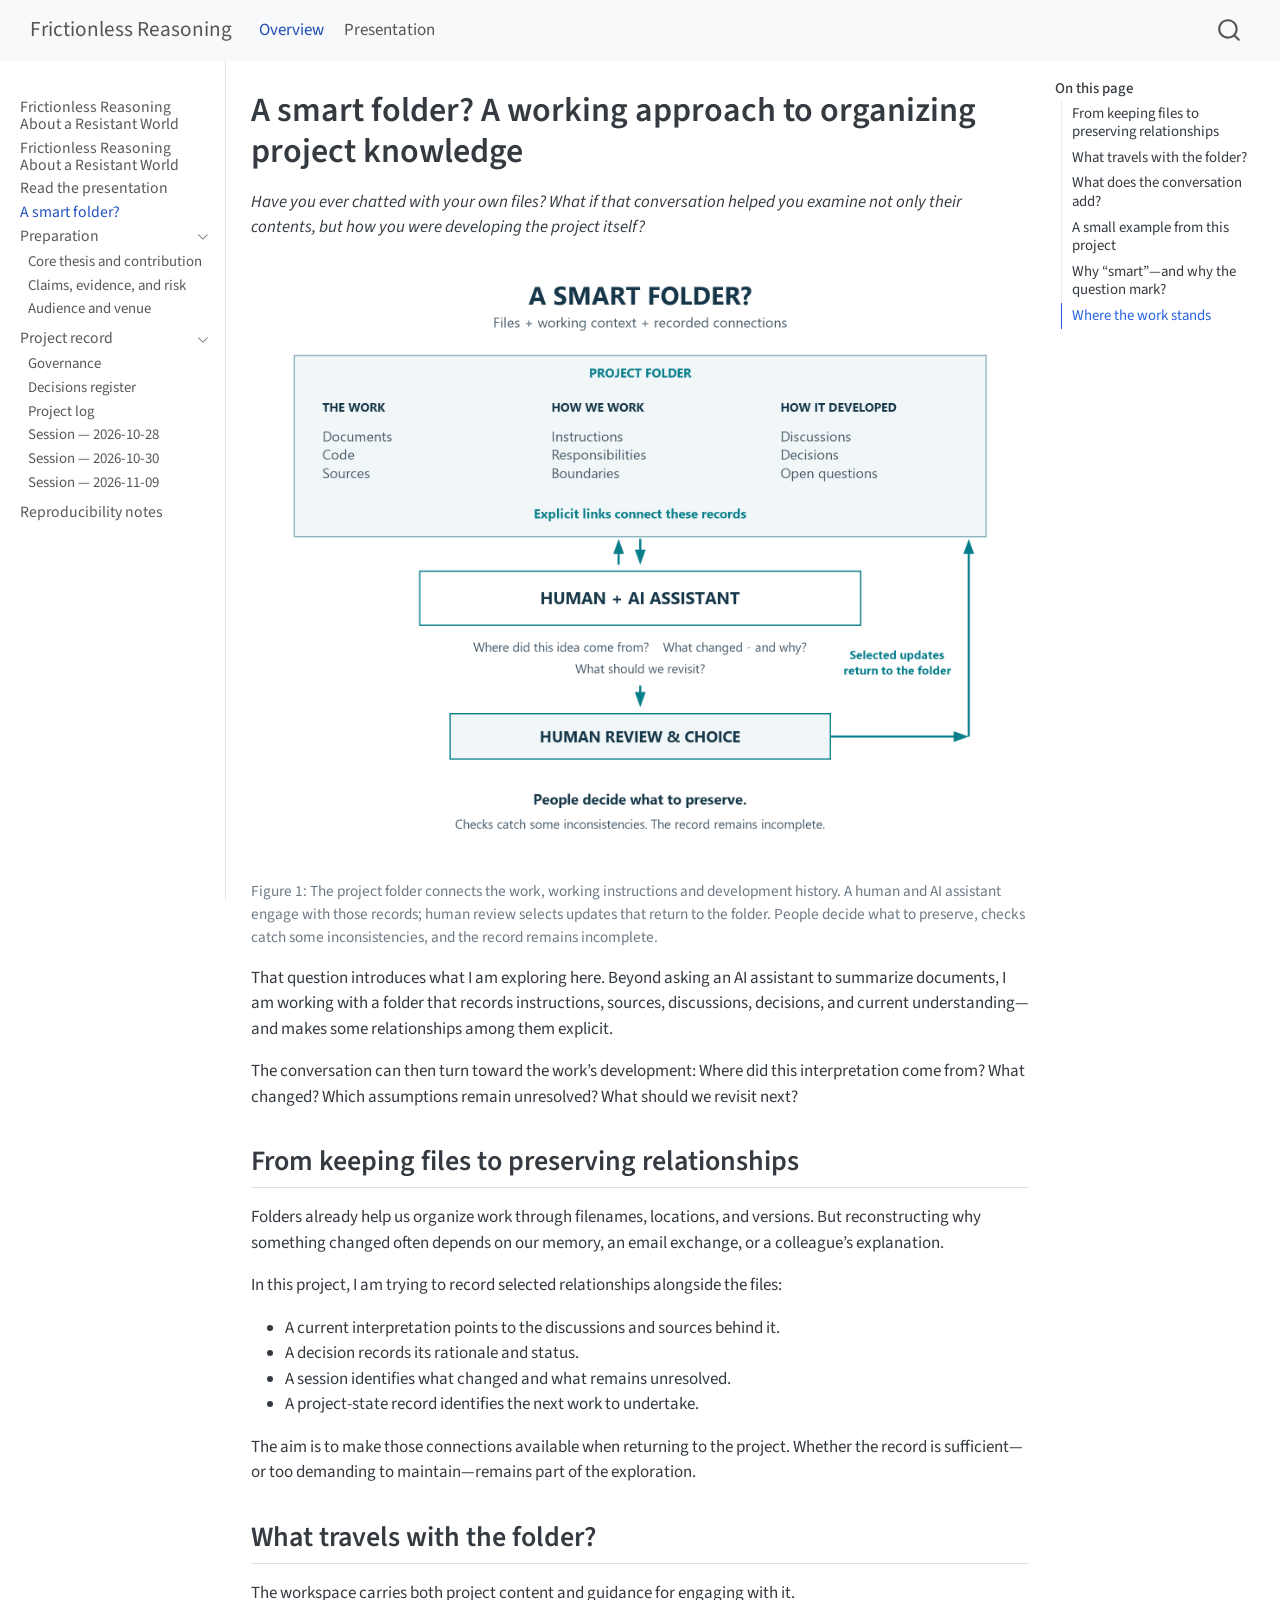
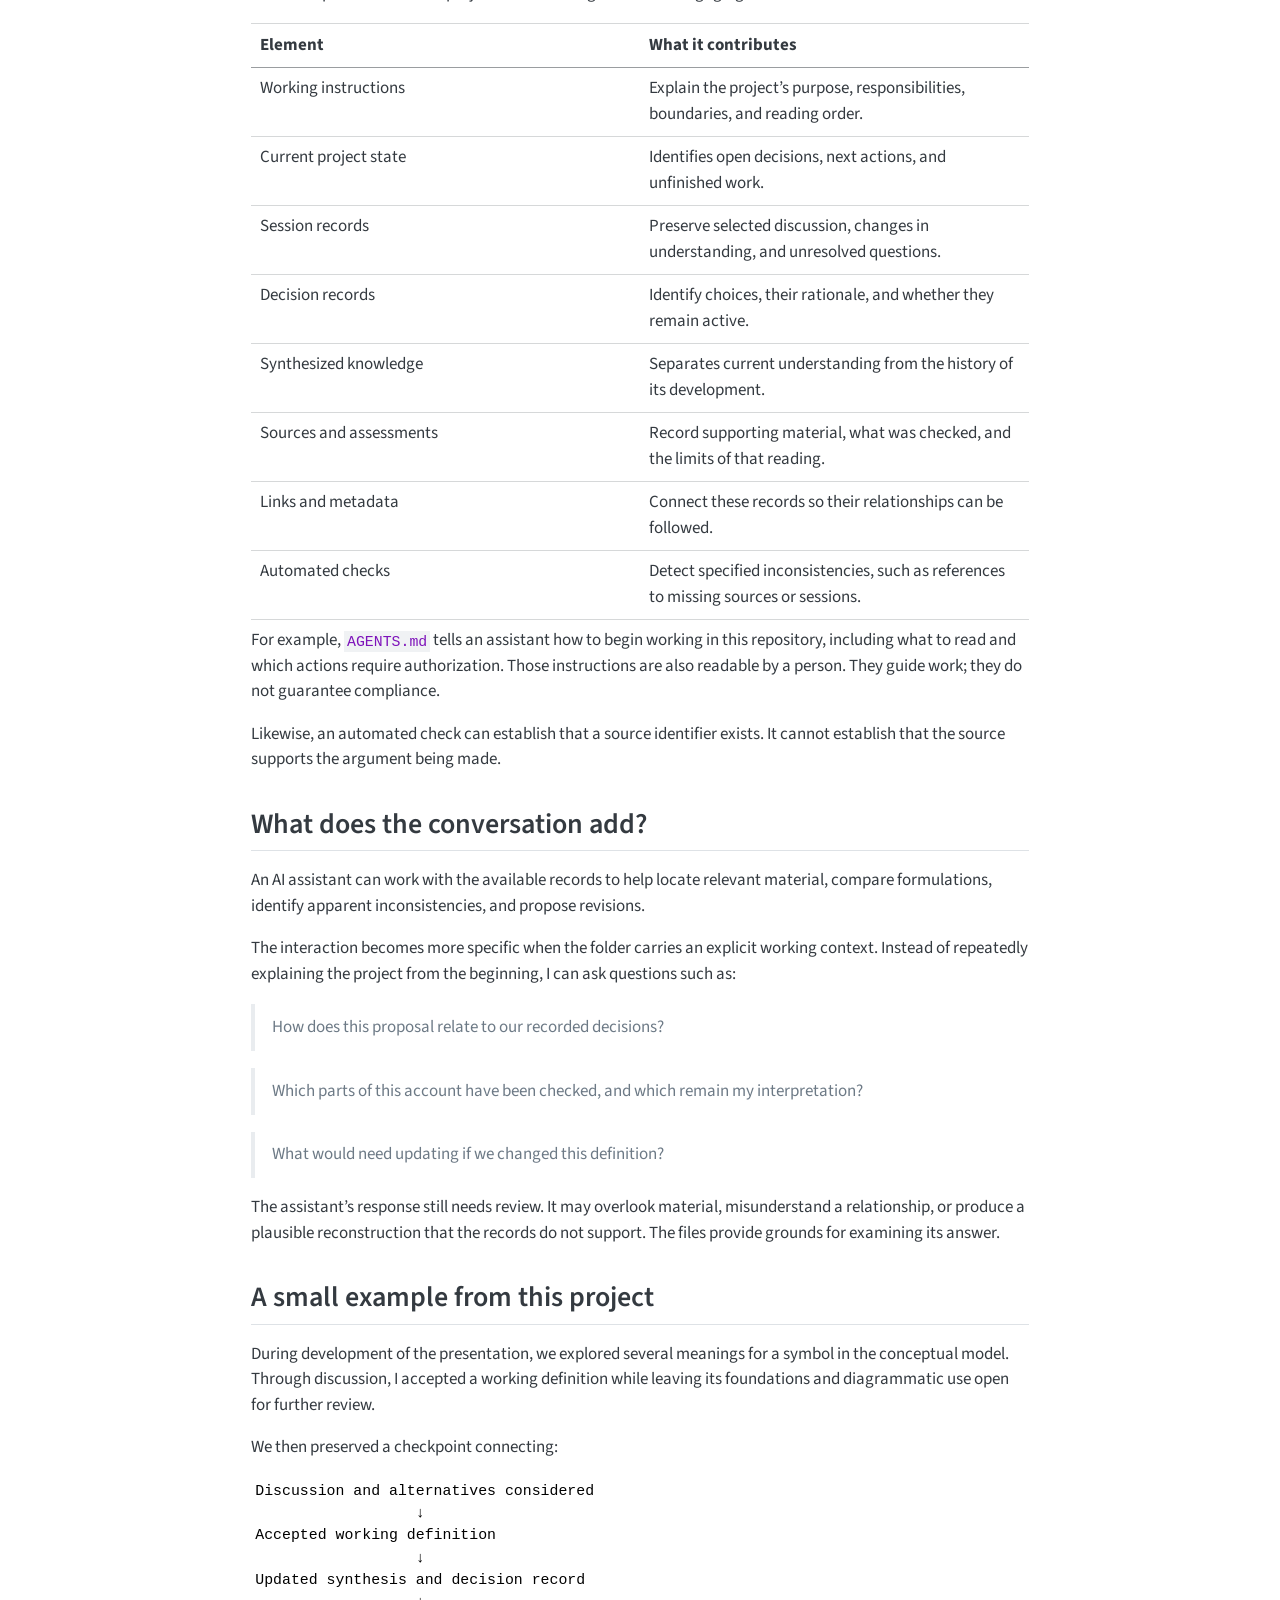
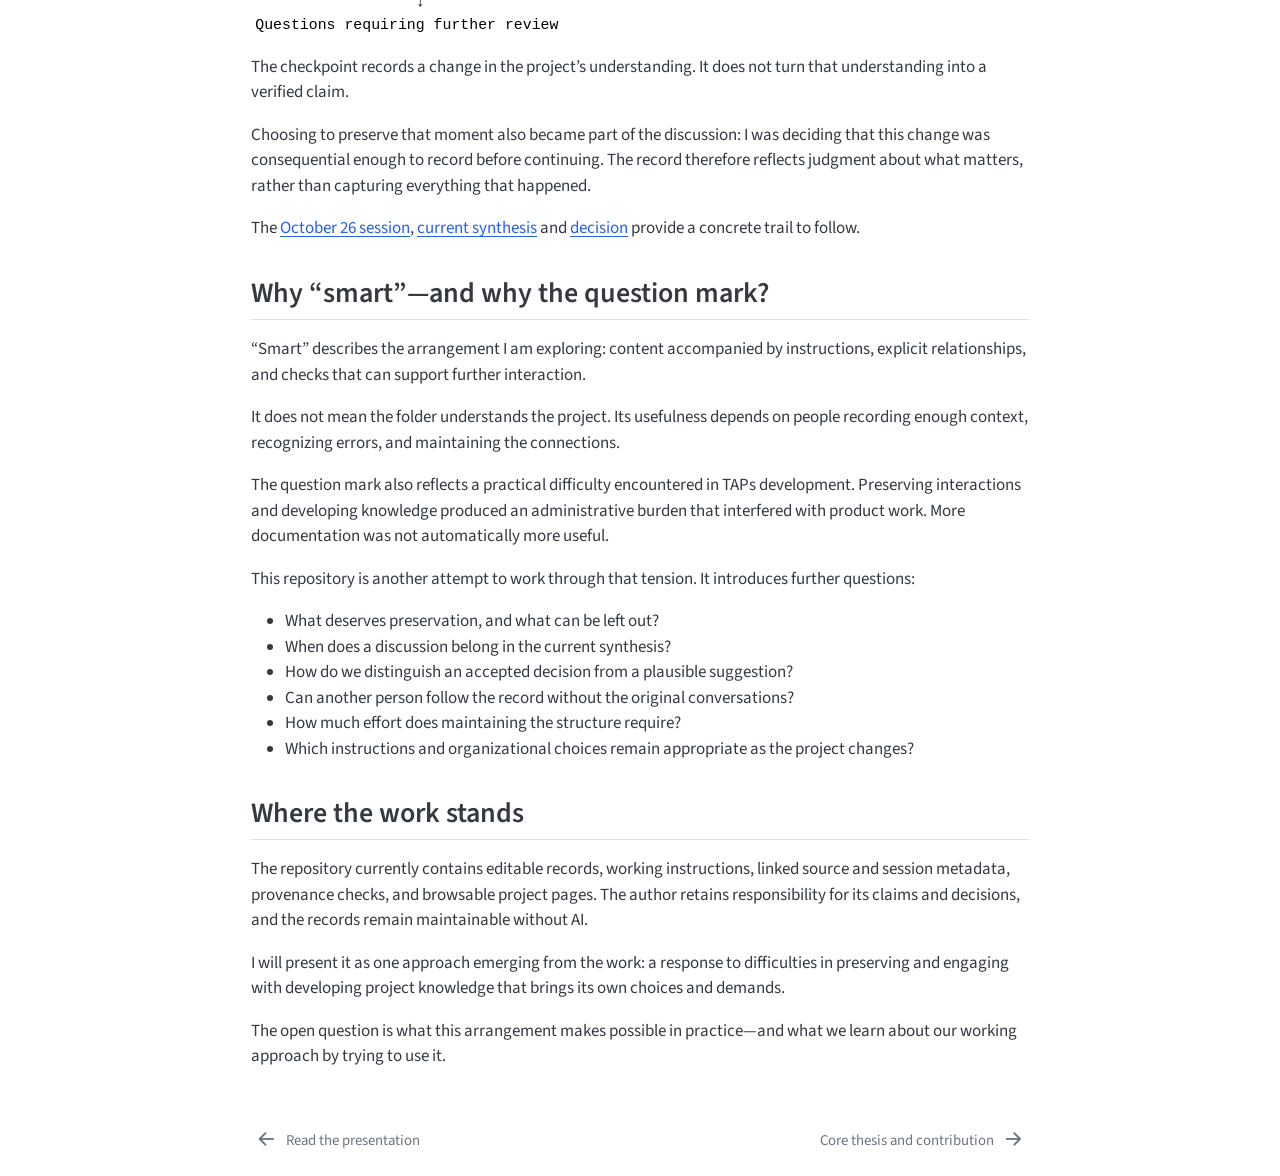
<file: docs/smart-folder.html>
<!DOCTYPE html>
<html xmlns="http://www.w3.org/1999/xhtml" lang="en" xml:lang="en"><head>

<meta charset="utf-8">
<meta name="generator" content="quarto-1.10.18">

<meta name="viewport" content="width=device-width, initial-scale=1.0, user-scalable=yes">


<title>A smart folder? A working approach to organizing project knowledge – Frictionless Reasoning</title>
<style>
/* Default styles provided by pandoc.
** See https://pandoc.org/MANUAL.html#variables-for-html for config info.
*/
span.smallcaps{font-variant: small-caps;}
div.columns{display: flex; gap: 1.5em;}
div.column{flex: auto;}
@media screen {
div.columns{gap: min(4vw, 1.5em);}
div.column{overflow-x: auto;}
}
div.hanging-indent{margin-left: 1.5em; text-indent: -1.5em;}
ul.task-list{list-style: none;}
ul.task-list li input[type="checkbox"] {
  width: 0.8em;
  margin: 0 0.8em 0.2em -1em; /* quarto-specific, see https://github.com/quarto-dev/quarto-cli/issues/4556 */ 
  vertical-align: middle;
}
</style>


<script src="../site_libs/quarto-nav/quarto-nav.js"></script>
<script src="../site_libs/quarto-nav/headroom.min.js"></script>
<script src="../site_libs/clipboard/clipboard.min.js"></script>
<script src="../site_libs/quarto-search/autocomplete.umd.js"></script>
<script src="../site_libs/quarto-search/fuse.min.js"></script>
<script src="../site_libs/quarto-search/quarto-search.js"></script>
<meta name="quarto:offset" content="../">
<link href="../knowledge-base/01_core-thesis-and-contribution.html" rel="next">
<link href="../artifacts/talk/read.html" rel="prev">
<script src="../site_libs/quarto-html/quarto.js" type="module"></script>
<script src="../site_libs/quarto-html/tabsets/tabsets.js" type="module"></script>
<script src="../site_libs/quarto-html/popper.min.js"></script>
<script src="../site_libs/quarto-html/tippy.umd.min.js"></script>
<script src="../site_libs/quarto-html/anchor.min.js"></script>
<link href="../site_libs/quarto-html/tippy.css" rel="stylesheet">
<link href="../site_libs/quarto-html/quarto-syntax-highlighting-64a204ab8560d761af7679ceaba22944.css" rel="stylesheet" id="quarto-text-highlighting-styles">
<script src="../site_libs/bootstrap/bootstrap.min.js"></script>
<link href="../site_libs/bootstrap/bootstrap-icons.css" rel="stylesheet">
<link href="../site_libs/bootstrap/bootstrap-4e663f3a4ff1a491e18bd6a28adf0390.min.css" rel="stylesheet" append-hash="true" id="quarto-bootstrap" data-mode="light">
<script id="quarto-search-options" type="application/json">{
  "location": "navbar",
  "copy-button": false,
  "collapse-after": 3,
  "panel-placement": "end",
  "type": "overlay",
  "limit": 50,
  "keyboard-shortcut": [
    "f",
    "/",
    "s"
  ],
  "show-item-context": false,
  "language": {
    "search-no-results-text": "No results",
    "search-matching-documents-text": "matching documents",
    "search-copy-link-title": "Copy link to search",
    "search-hide-matches-text": "Hide additional matches",
    "search-more-match-text": "more match in this document",
    "search-more-matches-text": "more matches in this document",
    "search-clear-button-title": "Clear",
    "search-text-placeholder": "",
    "search-detached-cancel-button-title": "Cancel",
    "search-submit-button-title": "Submit",
    "search-label": "Search"
  }
}</script>


</head>

<body class="nav-sidebar docked nav-fixed quarto-light">

<div id="quarto-search-results"></div>
  <header id="quarto-header" class="headroom fixed-top">
    <nav class="navbar navbar-expand-lg " data-bs-theme="dark">
      <div class="navbar-container container-fluid">
      <div class="navbar-brand-container mx-auto">
    <a class="navbar-brand" href="../index.html">
    <span class="navbar-title">Frictionless Reasoning</span>
    </a>
  </div>
            <div id="quarto-search" class="" title="Search"></div>
          <button class="navbar-toggler" type="button" data-bs-toggle="collapse" data-bs-target="#navbarCollapse" aria-controls="navbarCollapse" role="menu" aria-expanded="false" aria-label="Toggle navigation" onclick="if (window.quartoToggleHeadroom) { window.quartoToggleHeadroom(); }">
  <span class="navbar-toggler-icon"></span>
</button>
          <div class="collapse navbar-collapse" id="navbarCollapse">
            <ul class="navbar-nav navbar-nav-scroll me-auto">
  <li class="nav-item">
    <a class="nav-link active" href="../index.html" aria-current="page"> 
<span class="menu-text">Overview</span></a>
  </li>  
  <li class="nav-item">
    <a class="nav-link" href="../artifacts/talk/deck.html"> 
<span class="menu-text">Presentation</span></a>
  </li>  
</ul>
          </div> <!-- /navcollapse -->
            <div class="quarto-navbar-tools">
</div>
      </div> <!-- /container-fluid -->
    </nav>
  <nav class="quarto-secondary-nav">
    <div class="container-fluid d-flex">
      <button type="button" class="quarto-btn-toggle btn" data-bs-toggle="collapse" role="button" data-bs-target=".quarto-sidebar-collapse-item" aria-controls="quarto-sidebar" aria-expanded="false" aria-label="Toggle sidebar navigation" onclick="if (window.quartoToggleHeadroom) { window.quartoToggleHeadroom(); }">
        <i class="bi bi-layout-text-sidebar-reverse"></i>
      </button>
        <nav class="quarto-page-breadcrumbs" aria-label="breadcrumb"><ol class="breadcrumb"><li class="breadcrumb-item"><a href="../docs/smart-folder.html">A smart folder?</a></li></ol></nav>
        <a class="flex-grow-1" role="navigation" data-bs-toggle="collapse" data-bs-target=".quarto-sidebar-collapse-item" aria-controls="quarto-sidebar" aria-expanded="false" aria-label="Toggle sidebar navigation" onclick="if (window.quartoToggleHeadroom) { window.quartoToggleHeadroom(); }">      
        </a>
    </div>
  </nav>
</header>
<!-- content -->
<div id="quarto-content" class="quarto-container page-columns page-rows-contents page-layout-article page-navbar">
<!-- sidebar -->
  <nav id="quarto-sidebar" class="sidebar collapse collapse-horizontal quarto-sidebar-collapse-item sidebar-navigation docked overflow-auto">
    <div class="sidebar-menu-container"> 
    <ul class="list-unstyled mt-1">
        <li class="sidebar-item">
  <div class="sidebar-item-container"> 
  <a href="../index.html" class="sidebar-item-text sidebar-link">
 <span class="menu-text">Frictionless Reasoning About a Resistant World</span></a>
  </div>
</li>
        <li class="sidebar-item">
  <div class="sidebar-item-container"> 
  <a href="../artifacts/talk/deck.html" class="sidebar-item-text sidebar-link">
 <span class="menu-text">Frictionless Reasoning About a Resistant World</span></a>
  </div>
</li>
        <li class="sidebar-item">
  <div class="sidebar-item-container"> 
  <a href="../artifacts/talk/read.html" class="sidebar-item-text sidebar-link">
 <span class="menu-text">Read the presentation</span></a>
  </div>
</li>
        <li class="sidebar-item">
  <div class="sidebar-item-container"> 
  <a href="../docs/smart-folder.html" class="sidebar-item-text sidebar-link active">
 <span class="menu-text">A smart folder?</span></a>
  </div>
</li>
        <li class="sidebar-item sidebar-item-section">
      <div class="sidebar-item-container"> 
            <a class="sidebar-item-text sidebar-link text-start" data-bs-toggle="collapse" data-bs-target="#quarto-sidebar-section-1" role="navigation" aria-expanded="true">
 <span class="menu-text">Preparation</span></a>
          <a class="sidebar-item-toggle text-start" data-bs-toggle="collapse" data-bs-target="#quarto-sidebar-section-1" role="navigation" aria-expanded="true" aria-label="Toggle section">
            <i class="bi bi-chevron-right ms-2"></i>
          </a> 
      </div>
      <ul id="quarto-sidebar-section-1" class="collapse list-unstyled sidebar-section depth1 show">  
          <li class="sidebar-item">
  <div class="sidebar-item-container"> 
  <a href="../knowledge-base/01_core-thesis-and-contribution.html" class="sidebar-item-text sidebar-link">
 <span class="menu-text">Core thesis and contribution</span></a>
  </div>
</li>
          <li class="sidebar-item">
  <div class="sidebar-item-container"> 
  <a href="../knowledge-base/04_claims-evidence-risk-register.html" class="sidebar-item-text sidebar-link">
 <span class="menu-text">Claims, evidence, and risk</span></a>
  </div>
</li>
          <li class="sidebar-item">
  <div class="sidebar-item-container"> 
  <a href="../knowledge-base/08_audience-and-venue.html" class="sidebar-item-text sidebar-link">
 <span class="menu-text">Audience and venue</span></a>
  </div>
</li>
      </ul>
  </li>
        <li class="sidebar-item sidebar-item-section">
      <div class="sidebar-item-container"> 
            <a class="sidebar-item-text sidebar-link text-start" data-bs-toggle="collapse" data-bs-target="#quarto-sidebar-section-2" role="navigation" aria-expanded="true">
 <span class="menu-text">Project record</span></a>
          <a class="sidebar-item-toggle text-start" data-bs-toggle="collapse" data-bs-target="#quarto-sidebar-section-2" role="navigation" aria-expanded="true" aria-label="Toggle section">
            <i class="bi bi-chevron-right ms-2"></i>
          </a> 
      </div>
      <ul id="quarto-sidebar-section-2" class="collapse list-unstyled sidebar-section depth1 show">  
          <li class="sidebar-item">
  <div class="sidebar-item-container"> 
  <a href="../admin/governance.html" class="sidebar-item-text sidebar-link">
 <span class="menu-text">Governance</span></a>
  </div>
</li>
          <li class="sidebar-item">
  <div class="sidebar-item-container"> 
  <a href="../admin/decisions-register.html" class="sidebar-item-text sidebar-link">
 <span class="menu-text">Decisions register</span></a>
  </div>
</li>
          <li class="sidebar-item">
  <div class="sidebar-item-container"> 
  <a href="../admin/project-log.html" class="sidebar-item-text sidebar-link">
 <span class="menu-text">Project log</span></a>
  </div>
</li>
          <li class="sidebar-item">
  <div class="sidebar-item-container"> 
  <a href="../sessions/2026-10-28.html" class="sidebar-item-text sidebar-link">
 <span class="menu-text">Session — 2026-10-28</span></a>
  </div>
</li>
          <li class="sidebar-item">
  <div class="sidebar-item-container"> 
  <a href="../sessions/2026-10-30.html" class="sidebar-item-text sidebar-link">
 <span class="menu-text">Session — 2026-10-30</span></a>
  </div>
</li>
          <li class="sidebar-item">
  <div class="sidebar-item-container"> 
  <a href="../sessions/2026-11-09.html" class="sidebar-item-text sidebar-link">
 <span class="menu-text">Session — 2026-11-09</span></a>
  </div>
</li>
      </ul>
  </li>
        <li class="sidebar-item">
  <div class="sidebar-item-container"> 
  <a href="../docs/reproducibility-notes.html" class="sidebar-item-text sidebar-link">
 <span class="menu-text">Reproducibility notes</span></a>
  </div>
</li>
    </ul>
    </div>
</nav>
<div id="quarto-sidebar-glass" class="quarto-sidebar-collapse-item" data-bs-toggle="collapse" data-bs-target=".quarto-sidebar-collapse-item"></div>
<!-- margin-sidebar -->
    <div id="quarto-margin-sidebar" class="sidebar margin-sidebar">
        <nav id="TOC" role="doc-toc" class="toc-active">
    <h2 id="toc-title">On this page</h2>
   
  <ul>
  <li><a href="#from-keeping-files-to-preserving-relationships" id="toc-from-keeping-files-to-preserving-relationships" class="nav-link active" data-scroll-target="#from-keeping-files-to-preserving-relationships">From keeping files to preserving relationships</a></li>
  <li><a href="#what-travels-with-the-folder" id="toc-what-travels-with-the-folder" class="nav-link" data-scroll-target="#what-travels-with-the-folder">What travels with the folder?</a></li>
  <li><a href="#what-does-the-conversation-add" id="toc-what-does-the-conversation-add" class="nav-link" data-scroll-target="#what-does-the-conversation-add">What does the conversation add?</a></li>
  <li><a href="#a-small-example-from-this-project" id="toc-a-small-example-from-this-project" class="nav-link" data-scroll-target="#a-small-example-from-this-project">A small example from this project</a></li>
  <li><a href="#why-smartand-why-the-question-mark" id="toc-why-smartand-why-the-question-mark" class="nav-link" data-scroll-target="#why-smartand-why-the-question-mark">Why “smart”—and why the question mark?</a></li>
  <li><a href="#where-the-work-stands" id="toc-where-the-work-stands" class="nav-link" data-scroll-target="#where-the-work-stands">Where the work stands</a></li>
  </ul>
</nav>
    </div>
<!-- main -->
<main class="content" id="quarto-document-content">

<header id="title-block-header" class="quarto-title-block default">
<div class="quarto-title">
<h1 class="title">A smart folder? A working approach to organizing project knowledge</h1>
</div>



<div class="quarto-title-meta">

    
  
    
  </div>
  


</header>


<p><em>Have you ever chatted with your own files? What if that conversation helped you examine not only their contents, but how you were developing the project itself?</em></p>
<div id="fig-smart-folder" class="quarto-float quarto-figure quarto-figure-center anchored" alt="A cycle connecting project files and working context, human–AI interaction, and human review that selects updates to the folder.">
<figure class="quarto-float quarto-float-fig figure">
<div aria-describedby="fig-smart-folder-caption-0ceaefa1-69ba-4598-a22c-09a6ac19f8ca">
<img src="assets/smart-folder-overview.png" class="img-fluid figure-img" style="width:100.0%" alt="A cycle connecting project files and working context, human–AI interaction, and human review that selects updates to the folder.">
</div>
<figcaption class="quarto-float-caption-bottom quarto-float-caption quarto-float-fig" id="fig-smart-folder-caption-0ceaefa1-69ba-4598-a22c-09a6ac19f8ca">
Figure&nbsp;1: The project folder connects the work, working instructions and development history. A human and AI assistant engage with those records; human review selects updates that return to the folder. People decide what to preserve, checks catch some inconsistencies, and the record remains incomplete.
</figcaption>
</figure>
</div>
<p>That question introduces what I am exploring here. Beyond asking an AI assistant to summarize documents, I am working with a folder that records instructions, sources, discussions, decisions, and current understanding—and makes some relationships among them explicit.</p>
<p>The conversation can then turn toward the work’s development: Where did this interpretation come from? What changed? Which assumptions remain unresolved? What should we revisit next?</p>
<section id="from-keeping-files-to-preserving-relationships" class="level2">
<h2 class="anchored" data-anchor-id="from-keeping-files-to-preserving-relationships">From keeping files to preserving relationships</h2>
<p>Folders already help us organize work through filenames, locations, and versions. But reconstructing why something changed often depends on our memory, an email exchange, or a colleague’s explanation.</p>
<p>In this project, I am trying to record selected relationships alongside the files:</p>
<ul>
<li>A current interpretation points to the discussions and sources behind it.</li>
<li>A decision records its rationale and status.</li>
<li>A session identifies what changed and what remains unresolved.</li>
<li>A project-state record identifies the next work to undertake.</li>
</ul>
<p>The aim is to make those connections available when returning to the project. Whether the record is sufficient—or too demanding to maintain—remains part of the exploration.</p>
</section>
<section id="what-travels-with-the-folder" class="level2">
<h2 class="anchored" data-anchor-id="what-travels-with-the-folder">What travels with the folder?</h2>
<p>The workspace carries both project content and guidance for engaging with it.</p>
<table class="caption-top table">
<colgroup>
<col style="width: 50%">
<col style="width: 50%">
</colgroup>
<thead>
<tr class="header">
<th>Element</th>
<th>What it contributes</th>
</tr>
</thead>
<tbody>
<tr class="odd">
<td>Working instructions</td>
<td>Explain the project’s purpose, responsibilities, boundaries, and reading order.</td>
</tr>
<tr class="even">
<td>Current project state</td>
<td>Identifies open decisions, next actions, and unfinished work.</td>
</tr>
<tr class="odd">
<td>Session records</td>
<td>Preserve selected discussion, changes in understanding, and unresolved questions.</td>
</tr>
<tr class="even">
<td>Decision records</td>
<td>Identify choices, their rationale, and whether they remain active.</td>
</tr>
<tr class="odd">
<td>Synthesized knowledge</td>
<td>Separates current understanding from the history of its development.</td>
</tr>
<tr class="even">
<td>Sources and assessments</td>
<td>Record supporting material, what was checked, and the limits of that reading.</td>
</tr>
<tr class="odd">
<td>Links and metadata</td>
<td>Connect these records so their relationships can be followed.</td>
</tr>
<tr class="even">
<td>Automated checks</td>
<td>Detect specified inconsistencies, such as references to missing sources or sessions.</td>
</tr>
</tbody>
</table>
<p>For example, <code>AGENTS.md</code> tells an assistant how to begin working in this repository, including what to read and which actions require authorization. Those instructions are also readable by a person. They guide work; they do not guarantee compliance.</p>
<p>Likewise, an automated check can establish that a source identifier exists. It cannot establish that the source supports the argument being made.</p>
</section>
<section id="what-does-the-conversation-add" class="level2">
<h2 class="anchored" data-anchor-id="what-does-the-conversation-add">What does the conversation add?</h2>
<p>An AI assistant can work with the available records to help locate relevant material, compare formulations, identify apparent inconsistencies, and propose revisions.</p>
<p>The interaction becomes more specific when the folder carries an explicit working context. Instead of repeatedly explaining the project from the beginning, I can ask questions such as:</p>
<blockquote class="blockquote">
<p>How does this proposal relate to our recorded decisions?</p>
</blockquote>
<blockquote class="blockquote">
<p>Which parts of this account have been checked, and which remain my interpretation?</p>
</blockquote>
<blockquote class="blockquote">
<p>What would need updating if we changed this definition?</p>
</blockquote>
<p>The assistant’s response still needs review. It may overlook material, misunderstand a relationship, or produce a plausible reconstruction that the records do not support. The files provide grounds for examining its answer.</p>
</section>
<section id="a-small-example-from-this-project" class="level2">
<h2 class="anchored" data-anchor-id="a-small-example-from-this-project">A small example from this project</h2>
<p>During development of the presentation, we explored several meanings for a symbol in the conceptual model. Through discussion, I accepted a working definition while leaving its foundations and diagrammatic use open for further review.</p>
<p>We then preserved a checkpoint connecting:</p>
<pre class="text"><code>Discussion and alternatives considered
                  ↓
Accepted working definition
                  ↓
Updated synthesis and decision record
                  ↓
Questions requiring further review</code></pre>
<p>The checkpoint records a change in the project’s understanding. It does not turn that understanding into a verified claim.</p>
<p>Choosing to preserve that moment also became part of the discussion: I was deciding that this change was consequential enough to record before continuing. The record therefore reflects judgment about what matters, rather than capturing everything that happened.</p>
<p>The <a href="https://github.com/OregonWater/gen_ai_workflows_data_equity/blob/main/sessions/2026-10-26.md#conceptual-checkpoint-before-review">October 26 session</a>, <a href="../knowledge-base/01_core-thesis-and-contribution.html">current synthesis</a> and <a href="../admin/decisions-register.html#working-w-prime-and-challenge-narrative">decision</a> provide a concrete trail to follow.</p>
</section>
<section id="why-smartand-why-the-question-mark" class="level2">
<h2 class="anchored" data-anchor-id="why-smartand-why-the-question-mark">Why “smart”—and why the question mark?</h2>
<p>“Smart” describes the arrangement I am exploring: content accompanied by instructions, explicit relationships, and checks that can support further interaction.</p>
<p>It does not mean the folder understands the project. Its usefulness depends on people recording enough context, recognizing errors, and maintaining the connections.</p>
<p>The question mark also reflects a practical difficulty encountered in TAPs development. Preserving interactions and developing knowledge produced an administrative burden that interfered with product work. More documentation was not automatically more useful.</p>
<p>This repository is another attempt to work through that tension. It introduces further questions:</p>
<ul>
<li>What deserves preservation, and what can be left out?</li>
<li>When does a discussion belong in the current synthesis?</li>
<li>How do we distinguish an accepted decision from a plausible suggestion?</li>
<li>Can another person follow the record without the original conversations?</li>
<li>How much effort does maintaining the structure require?</li>
<li>Which instructions and organizational choices remain appropriate as the project changes?</li>
</ul>
</section>
<section id="where-the-work-stands" class="level2">
<h2 class="anchored" data-anchor-id="where-the-work-stands">Where the work stands</h2>
<p>The repository currently contains editable records, working instructions, linked source and session metadata, provenance checks, and browsable project pages. The author retains responsibility for its claims and decisions, and the records remain maintainable without AI.</p>
<p>I will present it as one approach emerging from the work: a response to difficulties in preserving and engaging with developing project knowledge that brings its own choices and demands.</p>
<p>The open question is what this arrangement makes possible in practice—and what we learn about our working approach by trying to use it.</p>
<!-- Assistant-prepared draft authorized for addition by the author. Graphic is
     deterministically drawn with tools/render-smart-folder.ps1; no external assets.
     This page describes the work in progress, not a team-adoption proposal. -->


</section>

</main> <!-- /main -->
<script id="quarto-html-after-body" type="application/javascript">
  window.document.addEventListener("DOMContentLoaded", function (event) {
    const icon = "";
    const anchorJS = new window.AnchorJS();
    anchorJS.options = {
      placement: 'right',
      icon: icon
    };
    anchorJS.add('.anchored');
    const isCodeAnnotation = (el) => {
      for (const clz of el.classList) {
        if (clz.startsWith('code-annotation-')) {                     
          return true;
        }
      }
      return false;
    }
    const onCopySuccess = function(e) {
      // button target
      const button = e.trigger;
      // don't keep focus
      button.blur();
      // flash "checked"
      button.classList.add('code-copy-button-checked');
      var currentTitle = button.getAttribute("title");
      button.setAttribute("title", "Copied!");
      let tooltip;
      if (window.bootstrap) {
        button.setAttribute("data-bs-toggle", "tooltip");
        button.setAttribute("data-bs-placement", "left");
        button.setAttribute("data-bs-title", "Copied!");
        tooltip = new bootstrap.Tooltip(button, 
          { trigger: "manual", 
            customClass: "code-copy-button-tooltip",
            offset: [0, -8]});
        tooltip.show();    
      }
      setTimeout(function() {
        if (tooltip) {
          tooltip.hide();
          button.removeAttribute("data-bs-title");
          button.removeAttribute("data-bs-toggle");
          button.removeAttribute("data-bs-placement");
        }
        button.setAttribute("title", currentTitle);
        button.classList.remove('code-copy-button-checked');
      }, 1000);
      // clear code selection
      e.clearSelection();
    }
    const getTextToCopy = function(trigger) {
      const outerScaffold = trigger.parentElement.cloneNode(true);
      const codeEl = outerScaffold.querySelector('code');
      for (const childEl of codeEl.children) {
        if (isCodeAnnotation(childEl)) {
          childEl.remove();
        }
      }
      return codeEl.innerText;
    }
    const clipboard = new window.ClipboardJS('.code-copy-button:not([data-in-quarto-modal])', {
      text: getTextToCopy
    });
    clipboard.on('success', onCopySuccess);
    if (window.document.getElementById('quarto-embedded-source-code-modal')) {
      const clipboardModal = new window.ClipboardJS('.code-copy-button[data-in-quarto-modal]', {
        text: getTextToCopy,
        container: window.document.getElementById('quarto-embedded-source-code-modal')
      });
      clipboardModal.on('success', onCopySuccess);
    }
      var localhostRegex = new RegExp(/^(?:http|https):\/\/localhost\:?[0-9]*\//);
      var mailtoRegex = new RegExp(/^mailto:/);
        var filterRegex = new RegExp("https:\/\/oregonwater\.github\.io\/gen_ai_workflows_data_equity\/");
      var isInternal = (href) => {
          return filterRegex.test(href) || localhostRegex.test(href) || mailtoRegex.test(href);
      }
      // Inspect non-navigation links and adorn them if external
     var links = window.document.querySelectorAll('a[href]:not(.nav-link):not(.navbar-brand):not(.toc-action):not(.sidebar-link):not(.sidebar-item-toggle):not(.pagination-link):not(.no-external):not([aria-hidden]):not(.dropdown-item):not(.quarto-navigation-tool):not(.about-link)');
      for (var i=0; i<links.length; i++) {
        const link = links[i];
        if (!isInternal(link.href)) {
          // undo the damage that might have been done by quarto-nav.js in the case of
          // links that we want to consider external
          if (link.dataset.originalHref !== undefined) {
            link.href = link.dataset.originalHref;
          }
        }
      }
    function tippyHover(el, contentFn, onTriggerFn, onUntriggerFn) {
      const config = {
        allowHTML: true,
        maxWidth: 500,
        delay: 100,
        arrow: false,
        appendTo: function(el) {
            return el.parentElement;
        },
        interactive: true,
        interactiveBorder: 10,
        theme: 'quarto',
        placement: 'bottom-start',
      };
      if (contentFn) {
        config.content = contentFn;
      }
      if (onTriggerFn) {
        config.onTrigger = onTriggerFn;
      }
      if (onUntriggerFn) {
        config.onUntrigger = onUntriggerFn;
      }
      window.tippy(el, config); 
    }
    const noterefs = window.document.querySelectorAll('a[role="doc-noteref"]');
    for (var i=0; i<noterefs.length; i++) {
      const ref = noterefs[i];
      tippyHover(ref, function() {
        // use id or data attribute instead here
        let href = ref.getAttribute('data-footnote-href') || ref.getAttribute('href');
        try { href = new URL(href).hash; } catch {}
        const id = href.replace(/^#\/?/, "");
        const note = window.document.getElementById(id);
        if (note) {
          return note.innerHTML;
        } else {
          return "";
        }
      });
    }
    const xrefs = window.document.querySelectorAll('a.quarto-xref');
    const processXRef = (id, note) => {
      // Strip column container classes
      const stripColumnClz = (el) => {
        el.classList.remove("page-full", "page-columns");
        if (el.children) {
          for (const child of el.children) {
            stripColumnClz(child);
          }
        }
      }
      stripColumnClz(note)
      if (id === null || id.startsWith('sec-')) {
        // Special case sections, only their first couple elements
        const container = document.createElement("div");
        if (note.children && note.children.length > 2) {
          container.appendChild(note.children[0].cloneNode(true));
          for (let i = 1; i < note.children.length; i++) {
            const child = note.children[i];
            if (child.tagName === "P" && child.innerText === "") {
              continue;
            } else {
              container.appendChild(child.cloneNode(true));
              break;
            }
          }
          if (window.Quarto?.typesetMath) {
            window.Quarto.typesetMath(container);
          }
          return container.innerHTML
        } else {
          if (window.Quarto?.typesetMath) {
            window.Quarto.typesetMath(note);
          }
          return note.innerHTML;
        }
      } else {
        // Remove any anchor links if they are present
        const anchorLink = note.querySelector('a.anchorjs-link');
        if (anchorLink) {
          anchorLink.remove();
        }
        if (window.Quarto?.typesetMath) {
          window.Quarto.typesetMath(note);
        }
        if (note.classList.contains("callout")) {
          return note.outerHTML;
        } else {
          return note.innerHTML;
        }
      }
    }
    for (var i=0; i<xrefs.length; i++) {
      const xref = xrefs[i];
      tippyHover(xref, undefined, function(instance) {
        instance.disable();
        let url = xref.getAttribute('href');
        let hash = undefined; 
        if (url.startsWith('#')) {
          hash = url;
        } else {
          try { hash = new URL(url).hash; } catch {}
        }
        if (hash) {
          const id = hash.replace(/^#\/?/, "");
          const note = window.document.getElementById(id);
          if (note !== null) {
            try {
              const html = processXRef(id, note.cloneNode(true));
              instance.setContent(html);
            } finally {
              instance.enable();
              instance.show();
            }
          } else {
            // See if we can fetch this
            fetch(url.split('#')[0])
            .then(res => res.text())
            .then(html => {
              const parser = new DOMParser();
              const htmlDoc = parser.parseFromString(html, "text/html");
              const note = htmlDoc.getElementById(id);
              if (note !== null) {
                const html = processXRef(id, note);
                instance.setContent(html);
              } 
            }).finally(() => {
              instance.enable();
              instance.show();
            });
          }
        } else {
          // See if we can fetch a full url (with no hash to target)
          // This is a special case and we should probably do some content thinning / targeting
          fetch(url)
          .then(res => res.text())
          .then(html => {
            const parser = new DOMParser();
            const htmlDoc = parser.parseFromString(html, "text/html");
            const note = htmlDoc.querySelector('main.content');
            if (note !== null) {
              // This should only happen for chapter cross references
              // (since there is no id in the URL)
              // remove the first header
              if (note.children.length > 0 && note.children[0].tagName === "HEADER") {
                note.children[0].remove();
              }
              const html = processXRef(null, note);
              instance.setContent(html);
            } 
          }).finally(() => {
            instance.enable();
            instance.show();
          });
        }
      }, function(instance) {
      });
    }
        let selectedAnnoteEl;
        const selectorForAnnotation = ( cell, annotation) => {
          let cellAttr = 'data-code-cell="' + cell + '"';
          let lineAttr = 'data-code-annotation="' +  annotation + '"';
          const selector = 'span[' + cellAttr + '][' + lineAttr + ']';
          return selector;
        }
        const selectCodeLines = (annoteEl) => {
          const doc = window.document;
          const targetCell = annoteEl.getAttribute("data-target-cell");
          const targetAnnotation = annoteEl.getAttribute("data-target-annotation");
          const annoteSpan = window.document.querySelector(selectorForAnnotation(targetCell, targetAnnotation));
          const lines = annoteSpan.getAttribute("data-code-lines").split(",");
          const lineIds = lines.map((line) => {
            return targetCell + "-" + line;
          })
          let top = null;
          let height = null;
          let parent = null;
          if (lineIds.length > 0) {
              //compute the position of the single el (top and bottom and make a div)
              const el = window.document.getElementById(lineIds[0]);
              top = el.offsetTop;
              height = el.offsetHeight;
              parent = el.parentElement.parentElement;
            if (lineIds.length > 1) {
              const lastEl = window.document.getElementById(lineIds[lineIds.length - 1]);
              const bottom = lastEl.offsetTop + lastEl.offsetHeight;
              height = bottom - top;
            }
            if (top !== null && height !== null && parent !== null) {
              // cook up a div (if necessary) and position it 
              let div = window.document.getElementById("code-annotation-line-highlight");
              if (div === null) {
                div = window.document.createElement("div");
                div.setAttribute("id", "code-annotation-line-highlight");
                div.style.position = 'absolute';
                parent.appendChild(div);
              }
              div.style.top = top - 2 + "px";
              div.style.height = height + 4 + "px";
              div.style.left = 0;
              let gutterDiv = window.document.getElementById("code-annotation-line-highlight-gutter");
              if (gutterDiv === null) {
                gutterDiv = window.document.createElement("div");
                gutterDiv.setAttribute("id", "code-annotation-line-highlight-gutter");
                gutterDiv.style.position = 'absolute';
                const codeCell = window.document.getElementById(targetCell);
                const gutter = codeCell.querySelector('.code-annotation-gutter');
                gutter.appendChild(gutterDiv);
              }
              gutterDiv.style.top = top - 2 + "px";
              gutterDiv.style.height = height + 4 + "px";
            }
            selectedAnnoteEl = annoteEl;
          }
        };
        const unselectCodeLines = () => {
          const elementsIds = ["code-annotation-line-highlight", "code-annotation-line-highlight-gutter"];
          elementsIds.forEach((elId) => {
            const div = window.document.getElementById(elId);
            if (div) {
              div.remove();
            }
          });
          selectedAnnoteEl = undefined;
        };
          // Handle positioning of the toggle
      window.addEventListener(
        "resize",
        throttle(() => {
          elRect = undefined;
          if (selectedAnnoteEl) {
            selectCodeLines(selectedAnnoteEl);
          }
        }, 10)
      );
      function throttle(fn, ms) {
      let throttle = false;
      let timer;
        return (...args) => {
          if(!throttle) { // first call gets through
              fn.apply(this, args);
              throttle = true;
          } else { // all the others get throttled
              if(timer) clearTimeout(timer); // cancel #2
              timer = setTimeout(() => {
                fn.apply(this, args);
                timer = throttle = false;
              }, ms);
          }
        };
      }
        // Attach click handler to the DT
        const annoteDls = window.document.querySelectorAll('dt[data-target-cell]');
        for (const annoteDlNode of annoteDls) {
          annoteDlNode.addEventListener('click', (event) => {
            const clickedEl = event.target;
            if (clickedEl !== selectedAnnoteEl) {
              unselectCodeLines();
              const activeEl = window.document.querySelector('dt[data-target-cell].code-annotation-active');
              if (activeEl) {
                activeEl.classList.remove('code-annotation-active');
              }
              selectCodeLines(clickedEl);
              clickedEl.classList.add('code-annotation-active');
            } else {
              // Unselect the line
              unselectCodeLines();
              clickedEl.classList.remove('code-annotation-active');
            }
          });
        }
    const findCites = (el) => {
      const parentEl = el.parentElement;
      if (parentEl) {
        const cites = parentEl.dataset.cites;
        if (cites) {
          return {
            el,
            cites: cites.split(' ')
          };
        } else {
          return findCites(el.parentElement)
        }
      } else {
        return undefined;
      }
    };
    var bibliorefs = window.document.querySelectorAll('a[role="doc-biblioref"]');
    for (var i=0; i<bibliorefs.length; i++) {
      const ref = bibliorefs[i];
      const citeInfo = findCites(ref);
      if (citeInfo) {
        tippyHover(citeInfo.el, function() {
          var popup = window.document.createElement('div');
          citeInfo.cites.forEach(function(cite) {
            var citeDiv = window.document.createElement('div');
            citeDiv.classList.add('hanging-indent');
            citeDiv.classList.add('csl-entry');
            var biblioDiv = window.document.getElementById('ref-' + cite);
            if (biblioDiv) {
              citeDiv.innerHTML = biblioDiv.innerHTML;
            }
            popup.appendChild(citeDiv);
          });
          return popup.innerHTML;
        });
      }
    }
  });
  </script>
<nav class="page-navigation">
  <div class="nav-page nav-page-previous">
      <a href="../artifacts/talk/read.html" class="pagination-link" aria-label="Read the presentation">
        <i class="bi bi-arrow-left-short"></i> <span class="nav-page-text">Read the presentation</span>
      </a>          
  </div>
  <div class="nav-page nav-page-next">
      <a href="../knowledge-base/01_core-thesis-and-contribution.html" class="pagination-link" aria-label="Core thesis and contribution">
        <span class="nav-page-text">Core thesis and contribution</span> <i class="bi bi-arrow-right-short"></i>
      </a>
  </div>
</nav>
</div> <!-- /content -->




</body></html>
</file>
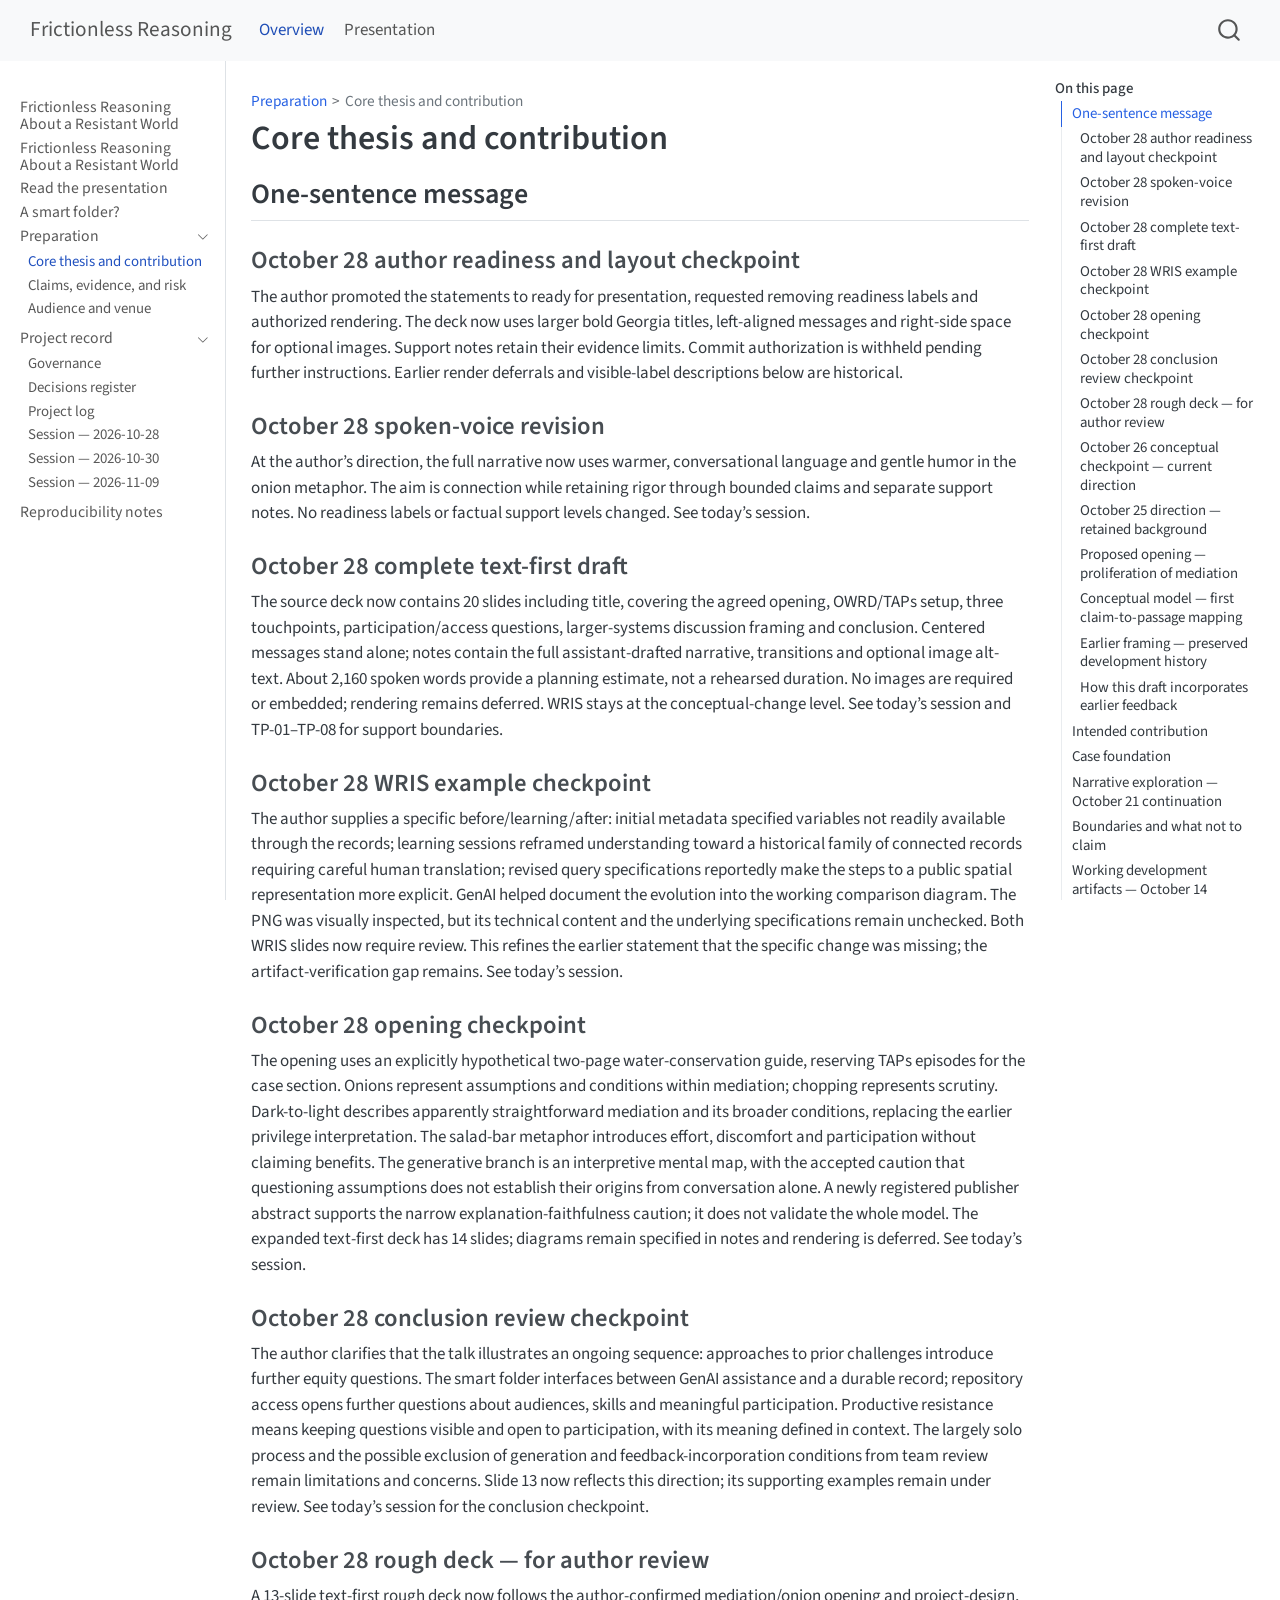
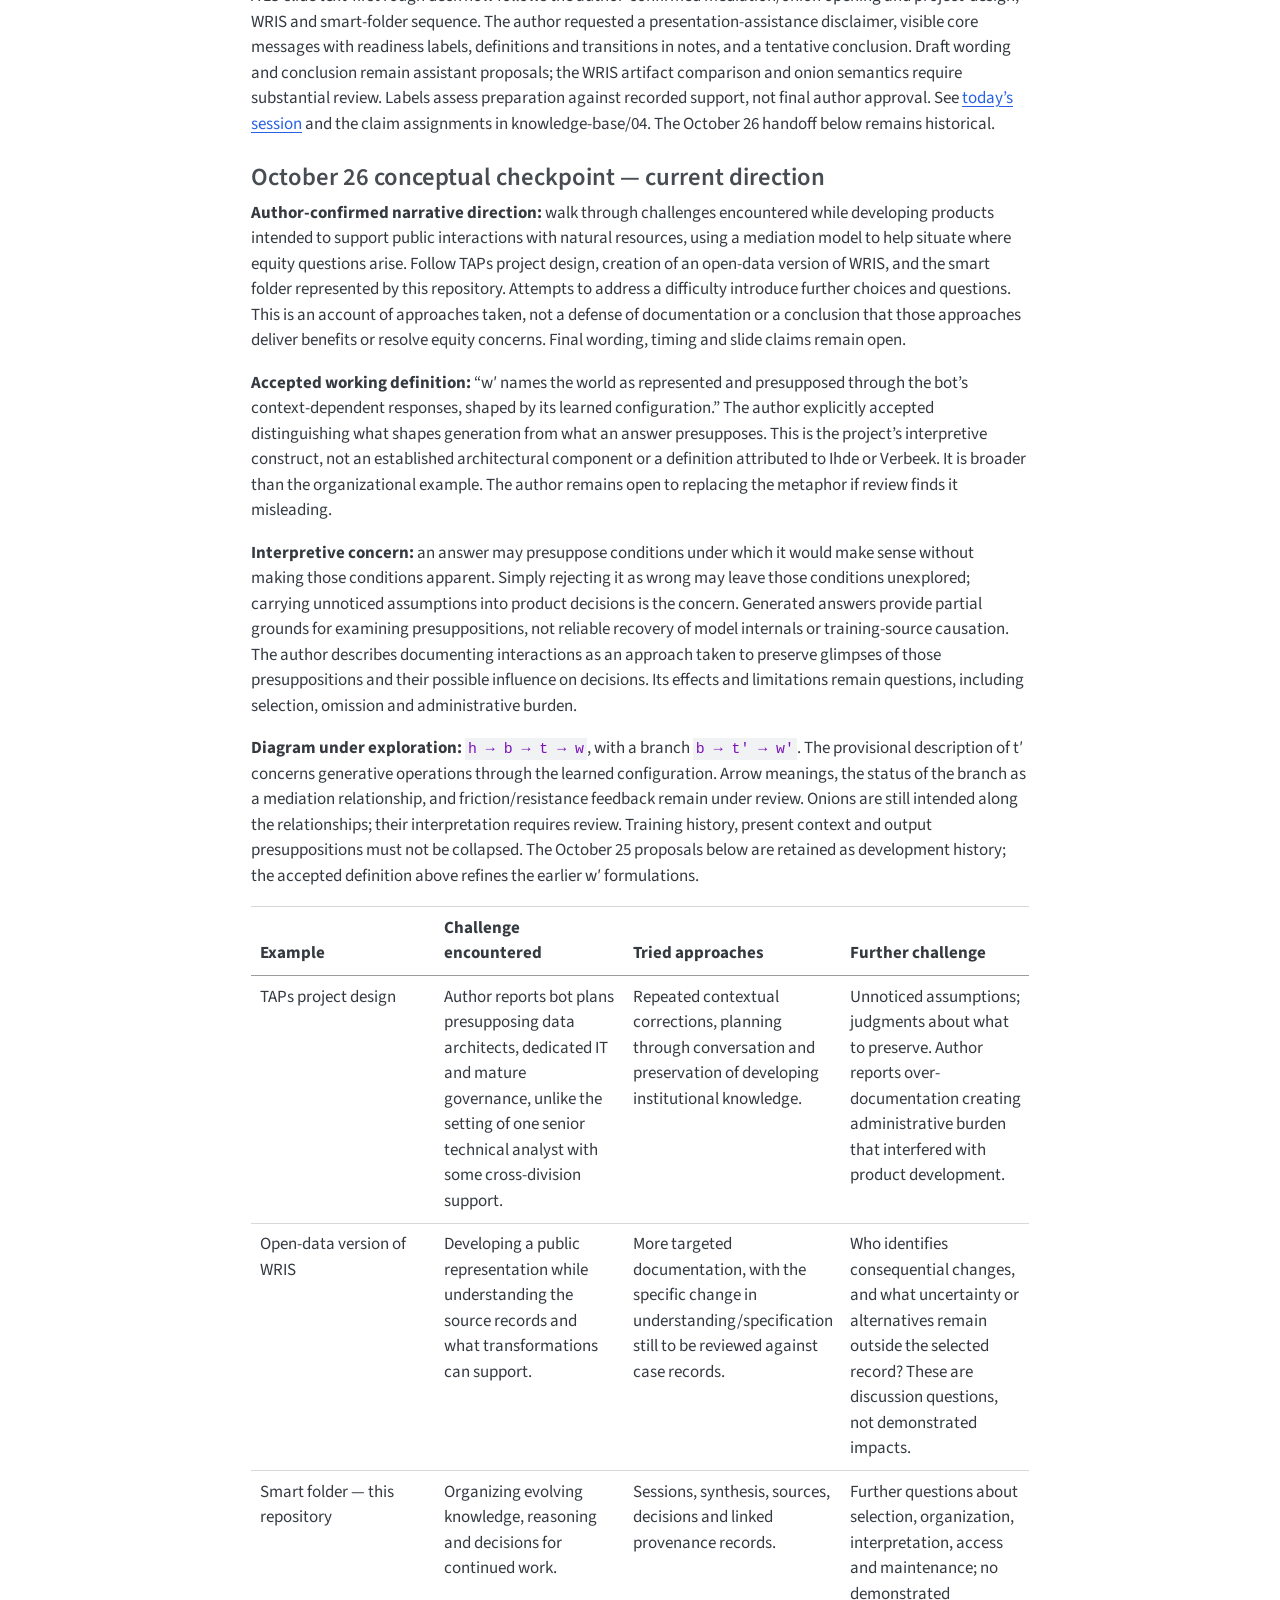
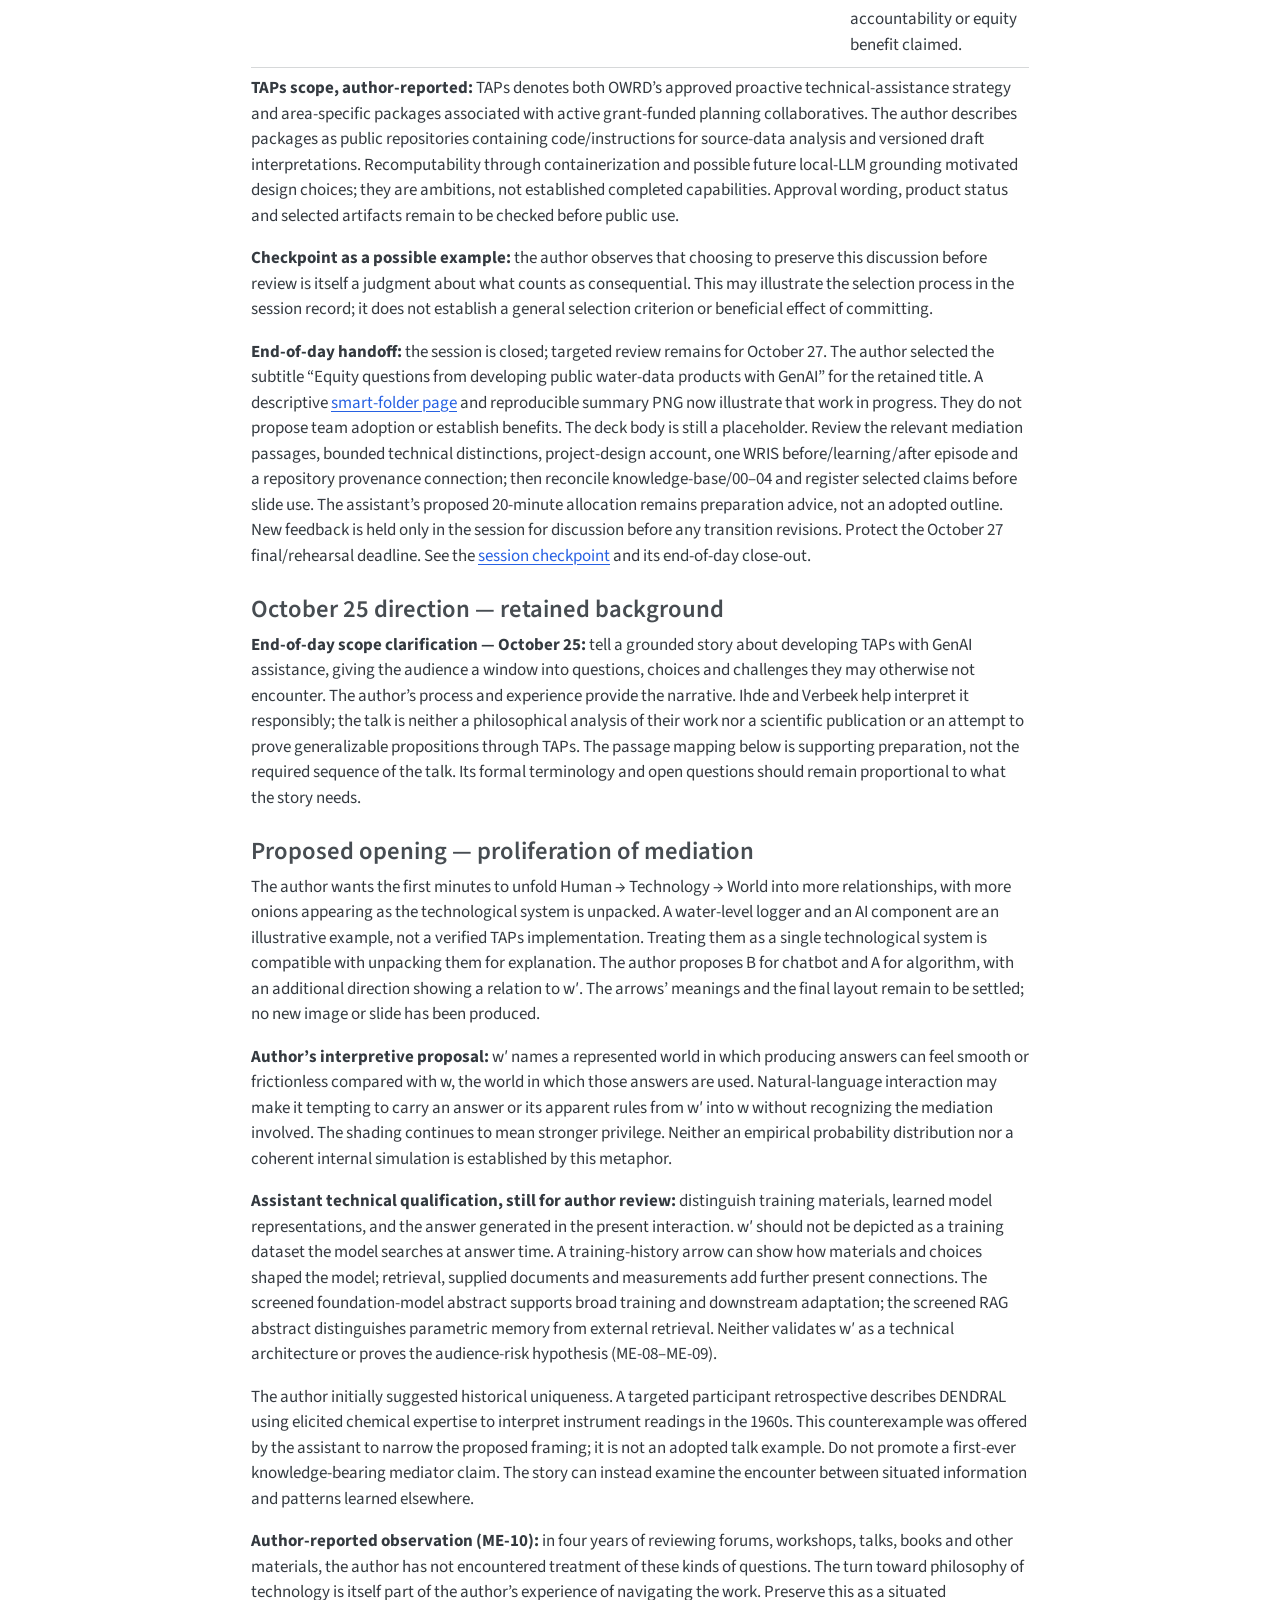
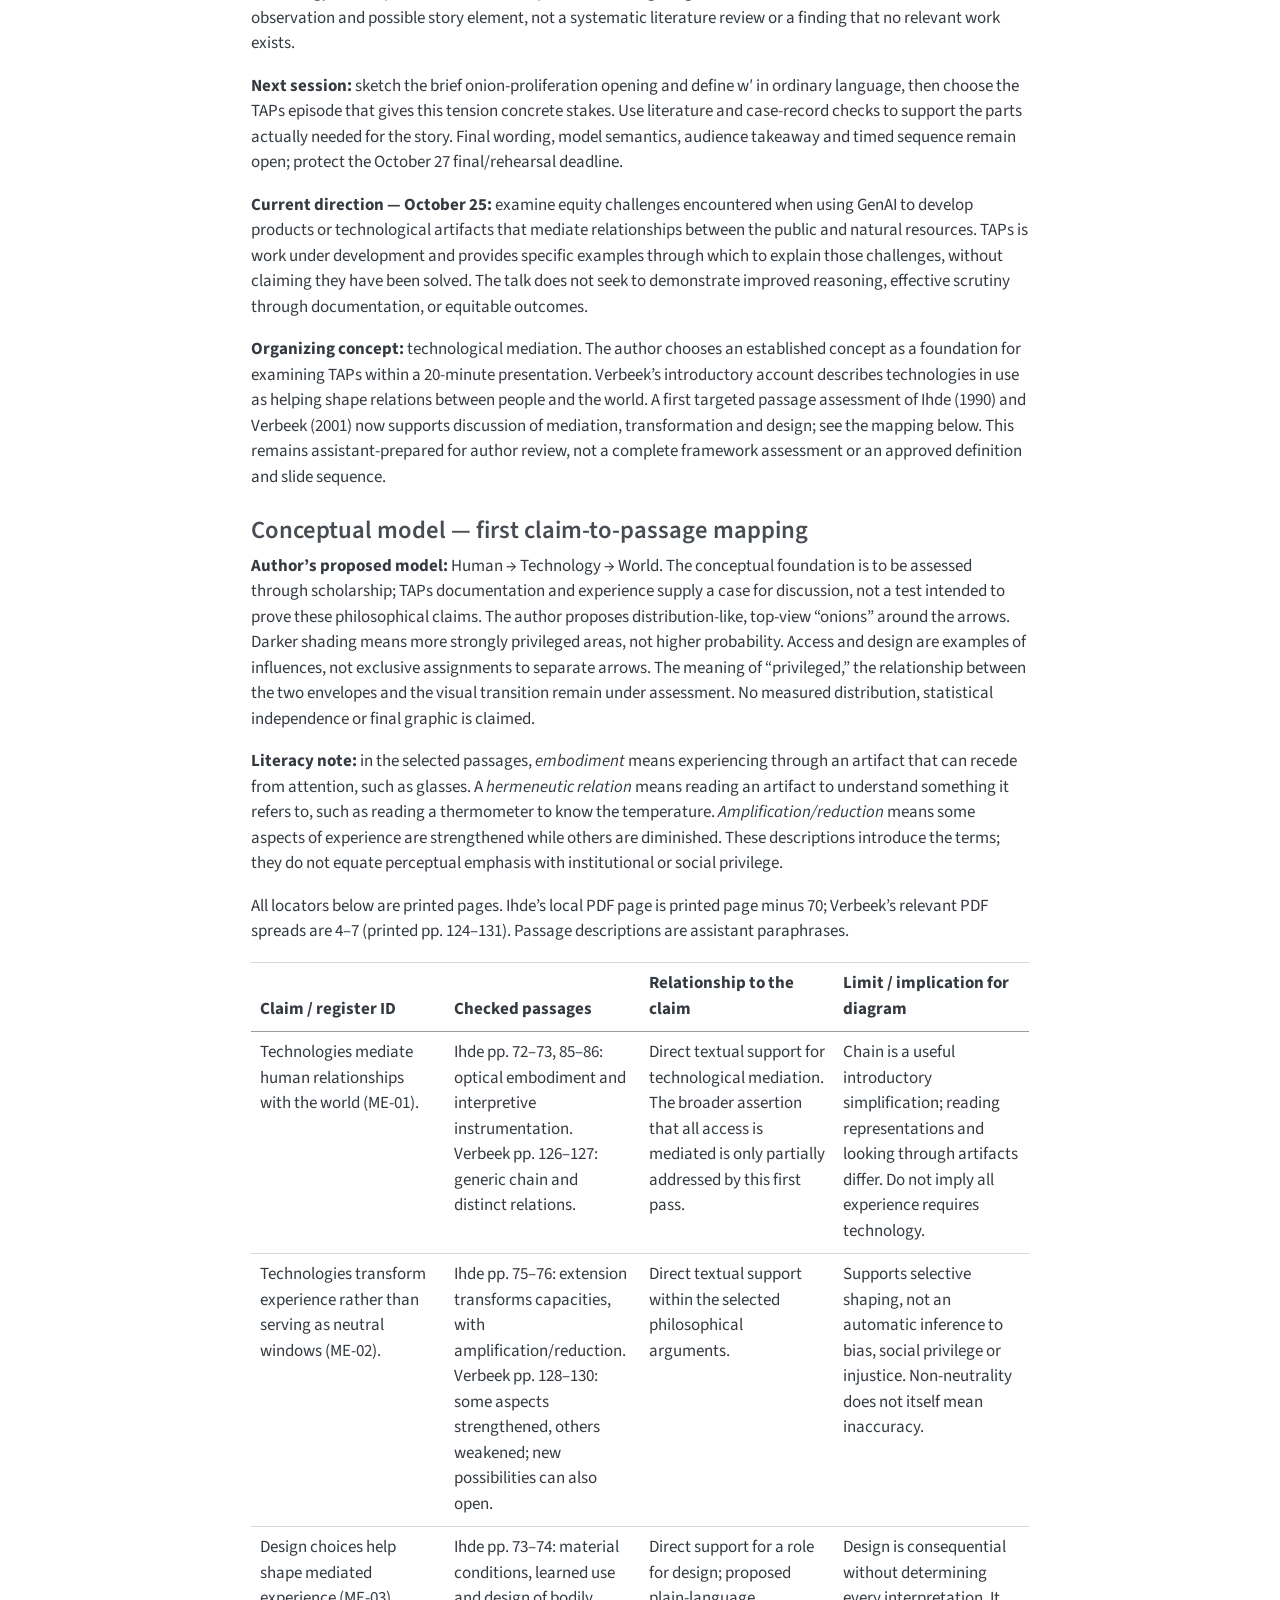
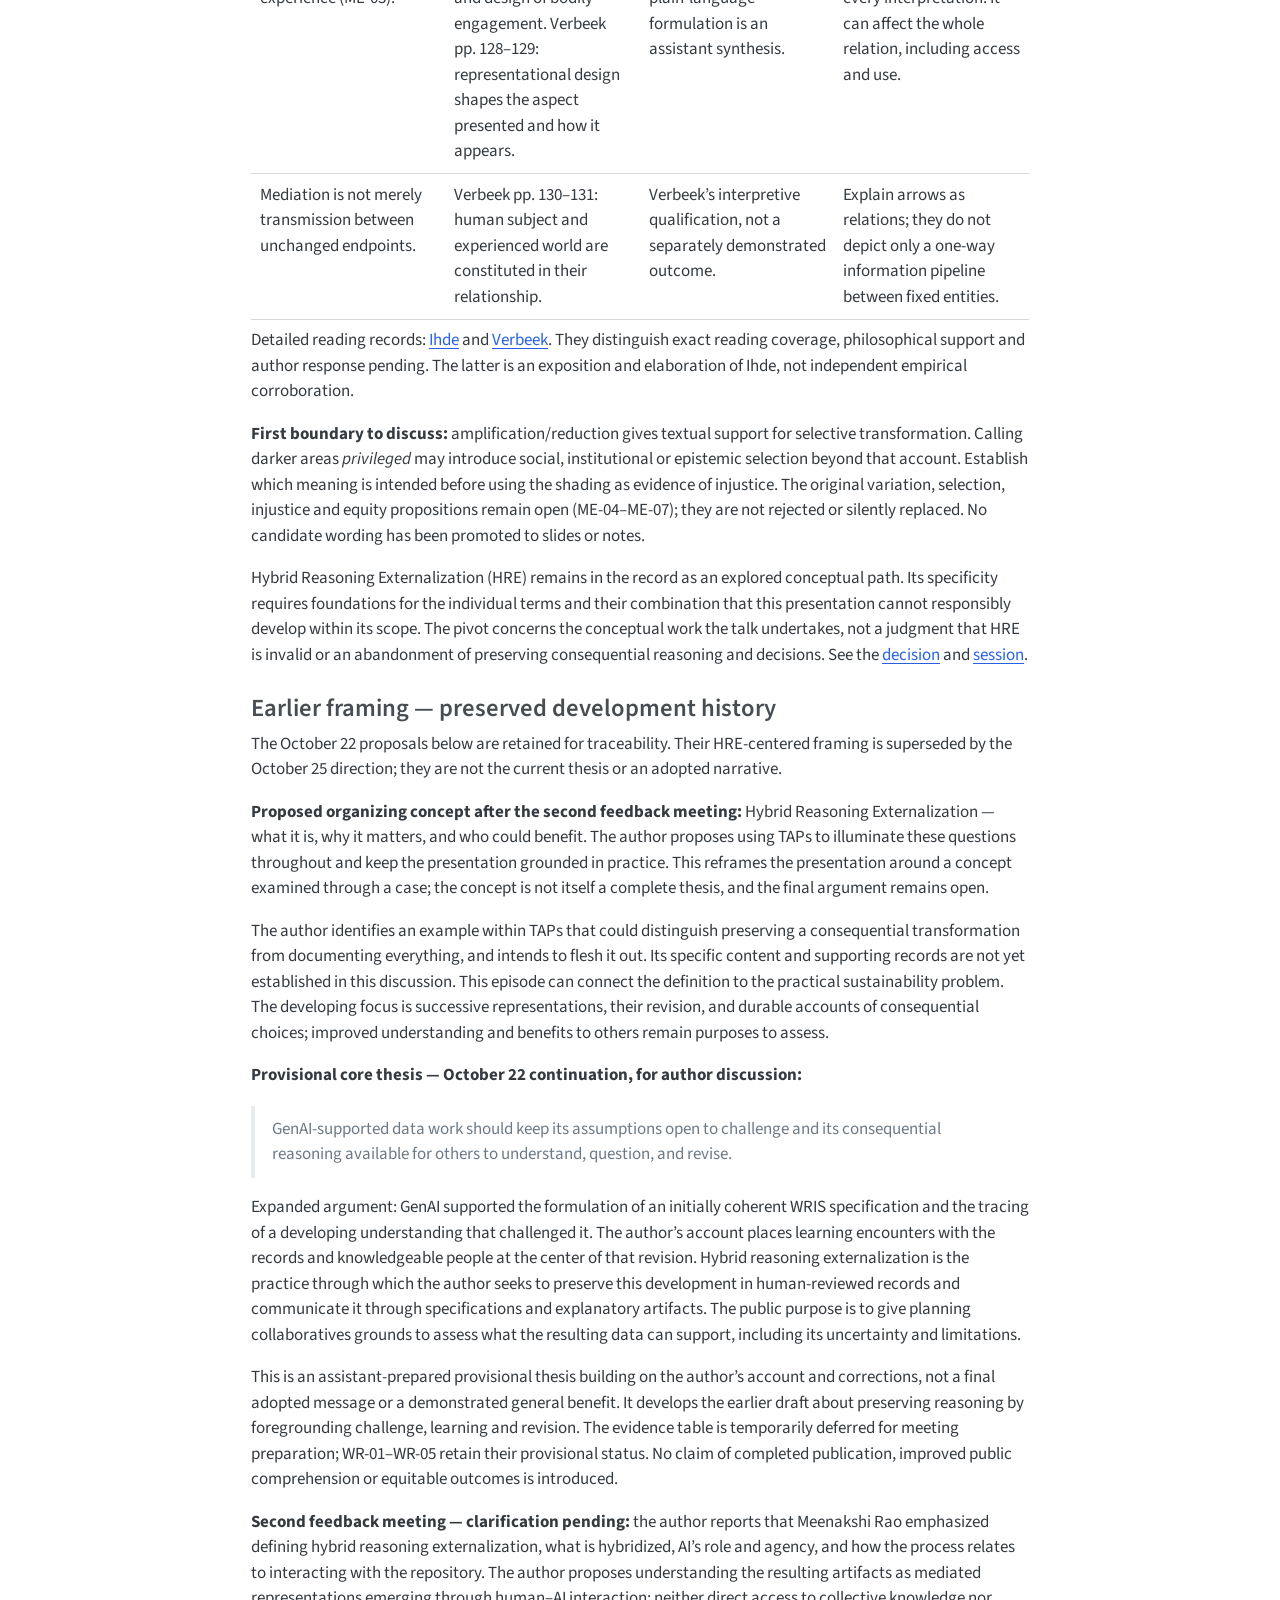
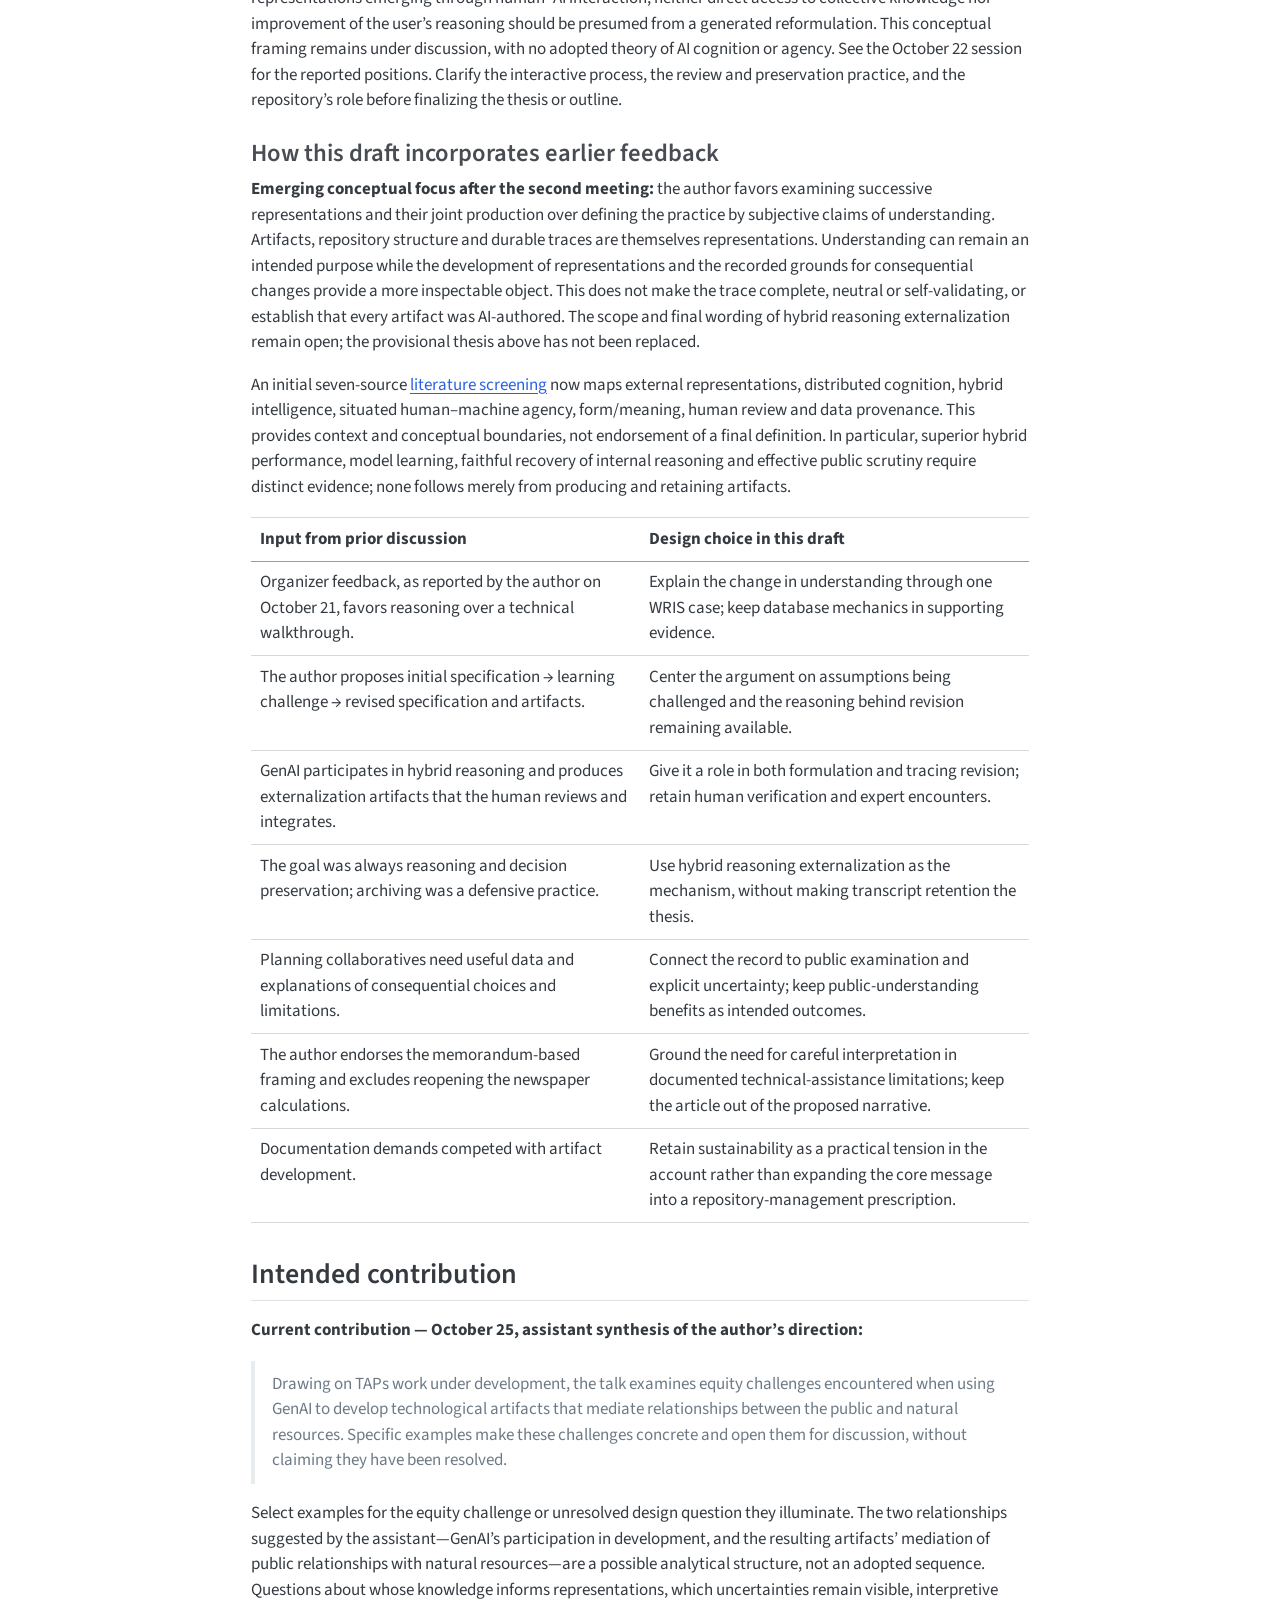
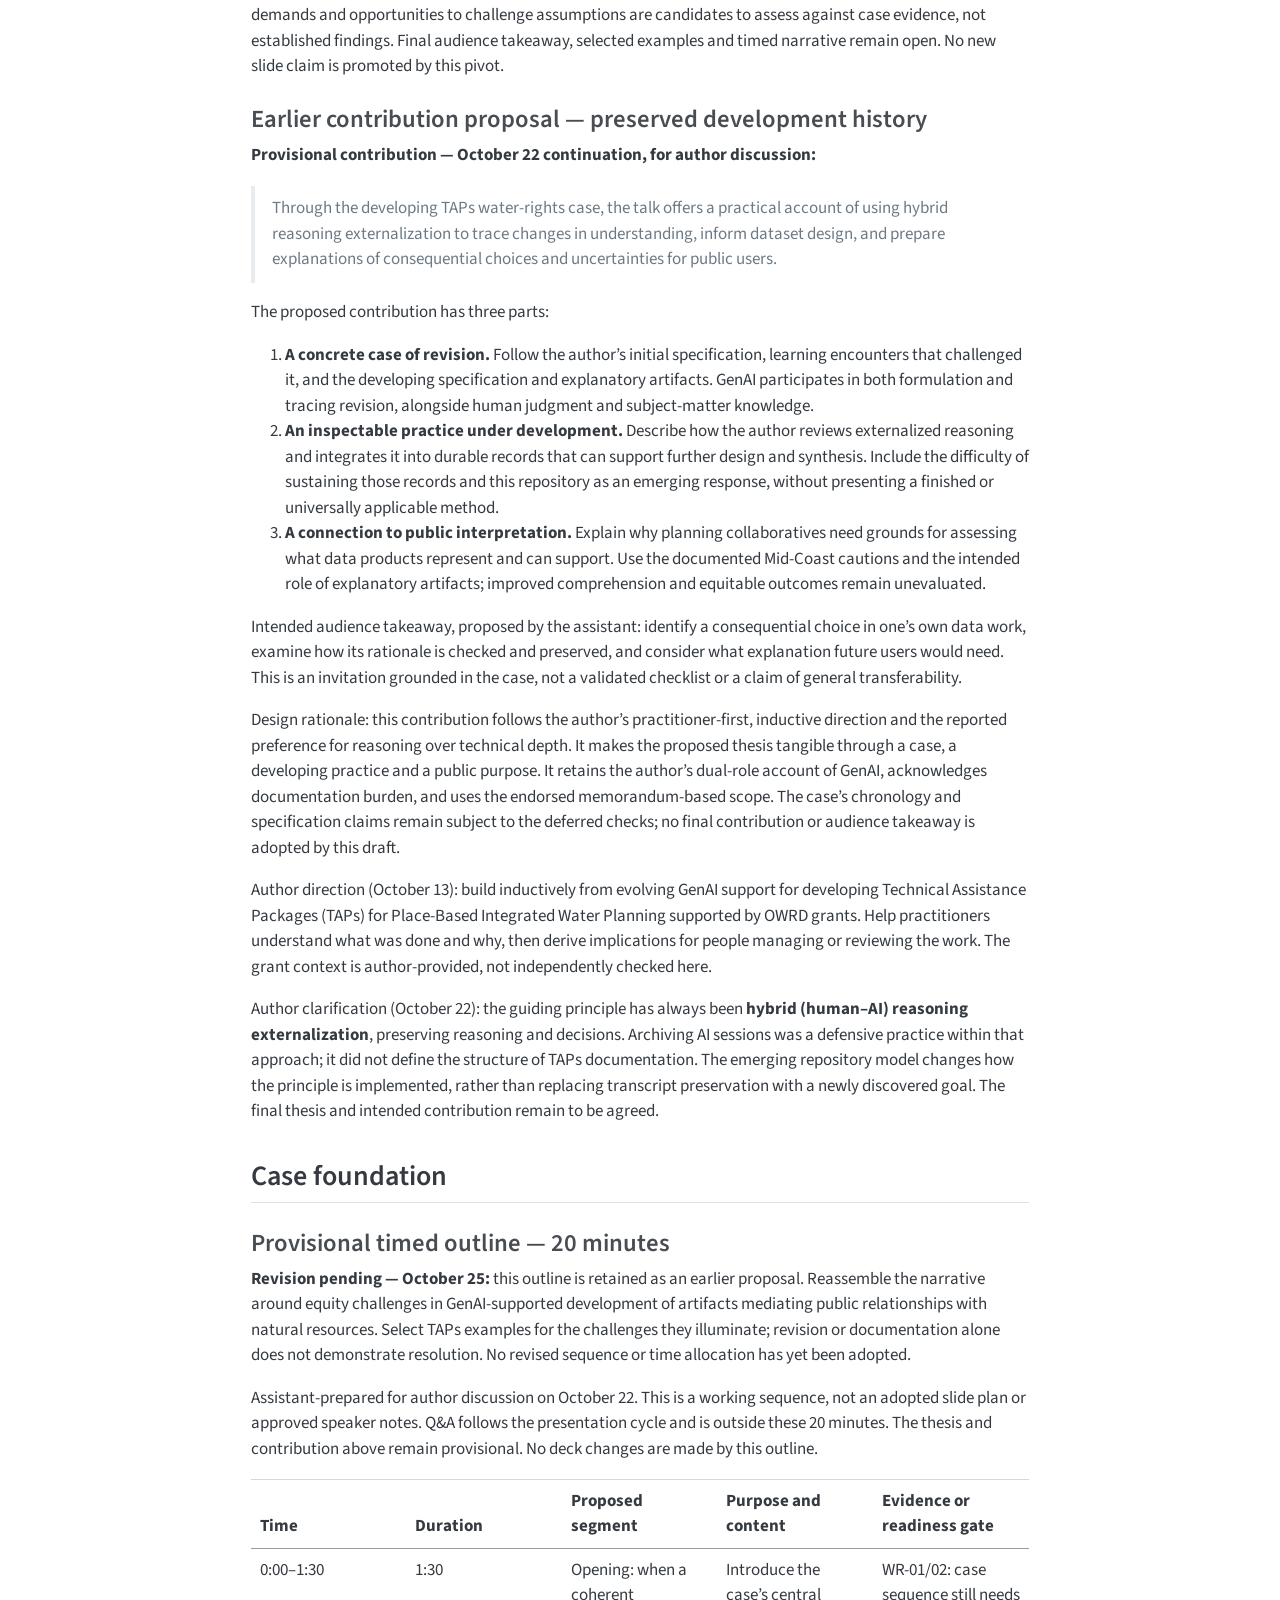
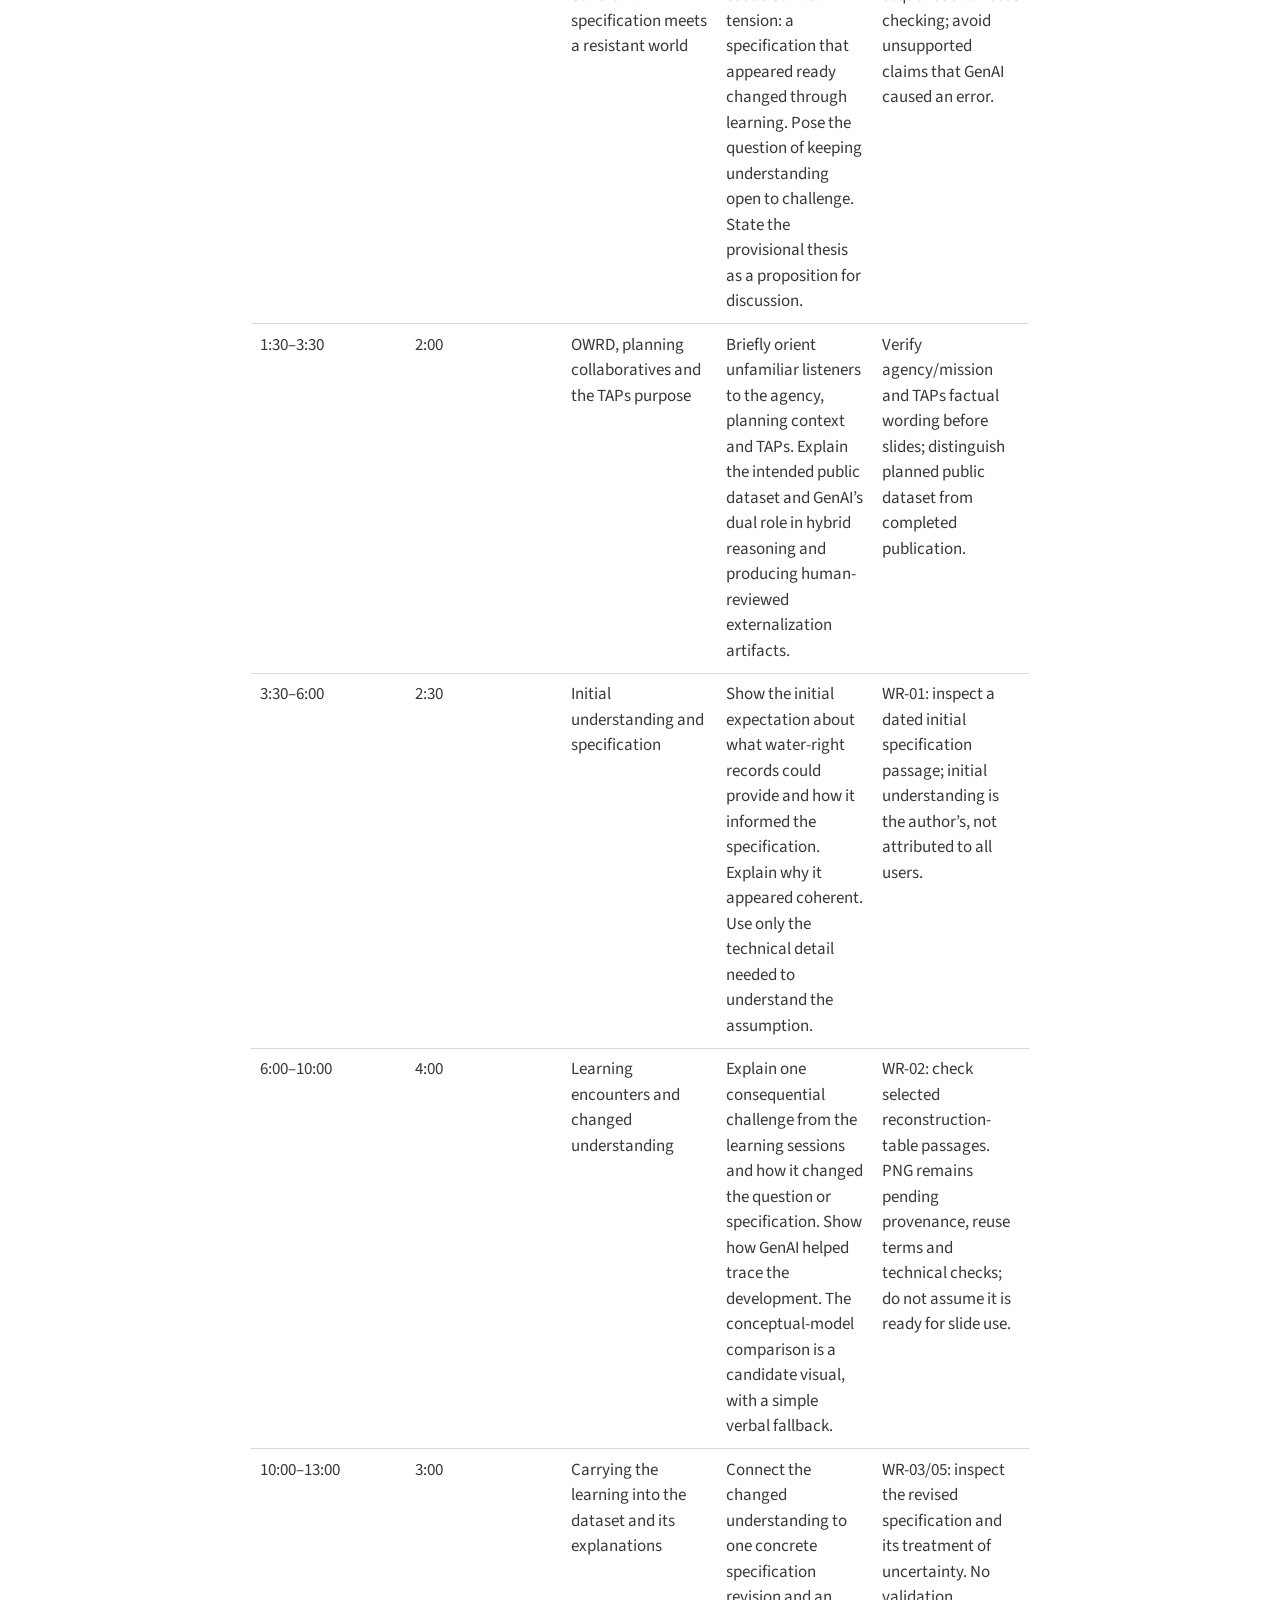
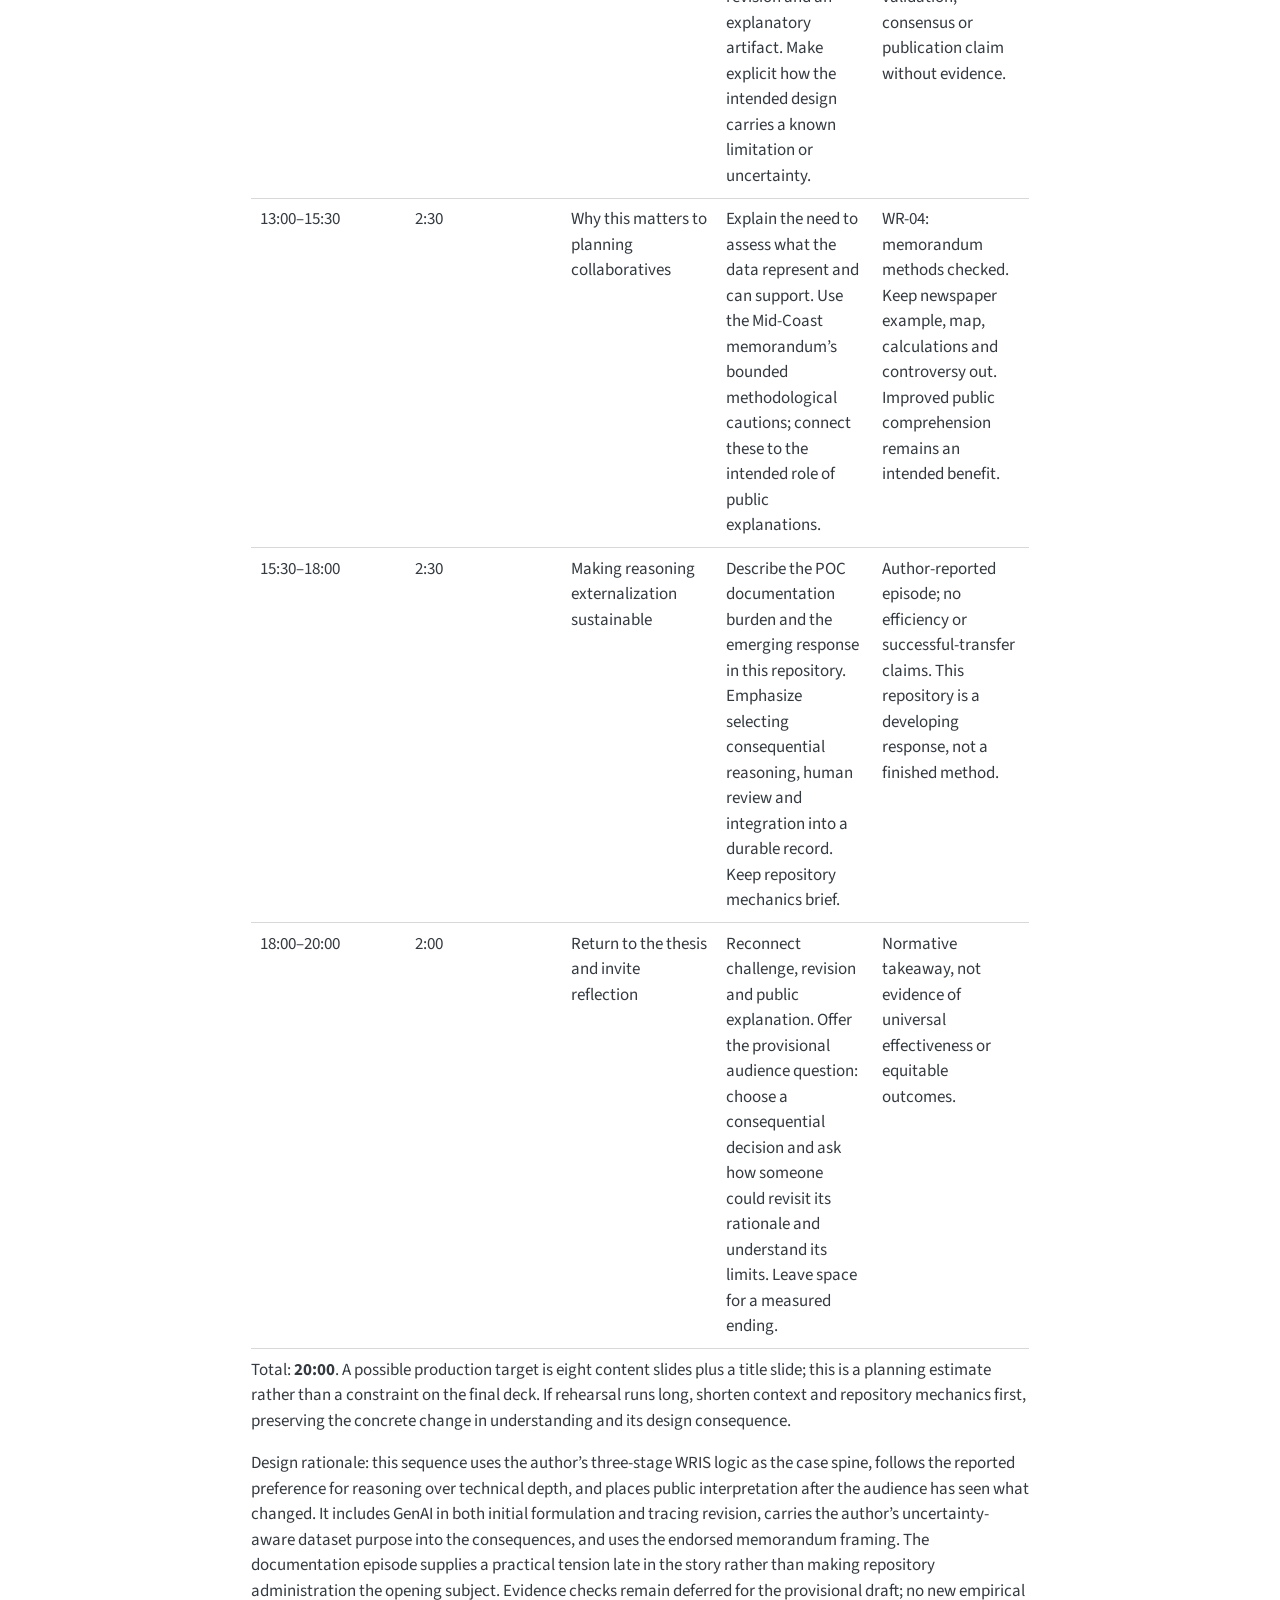
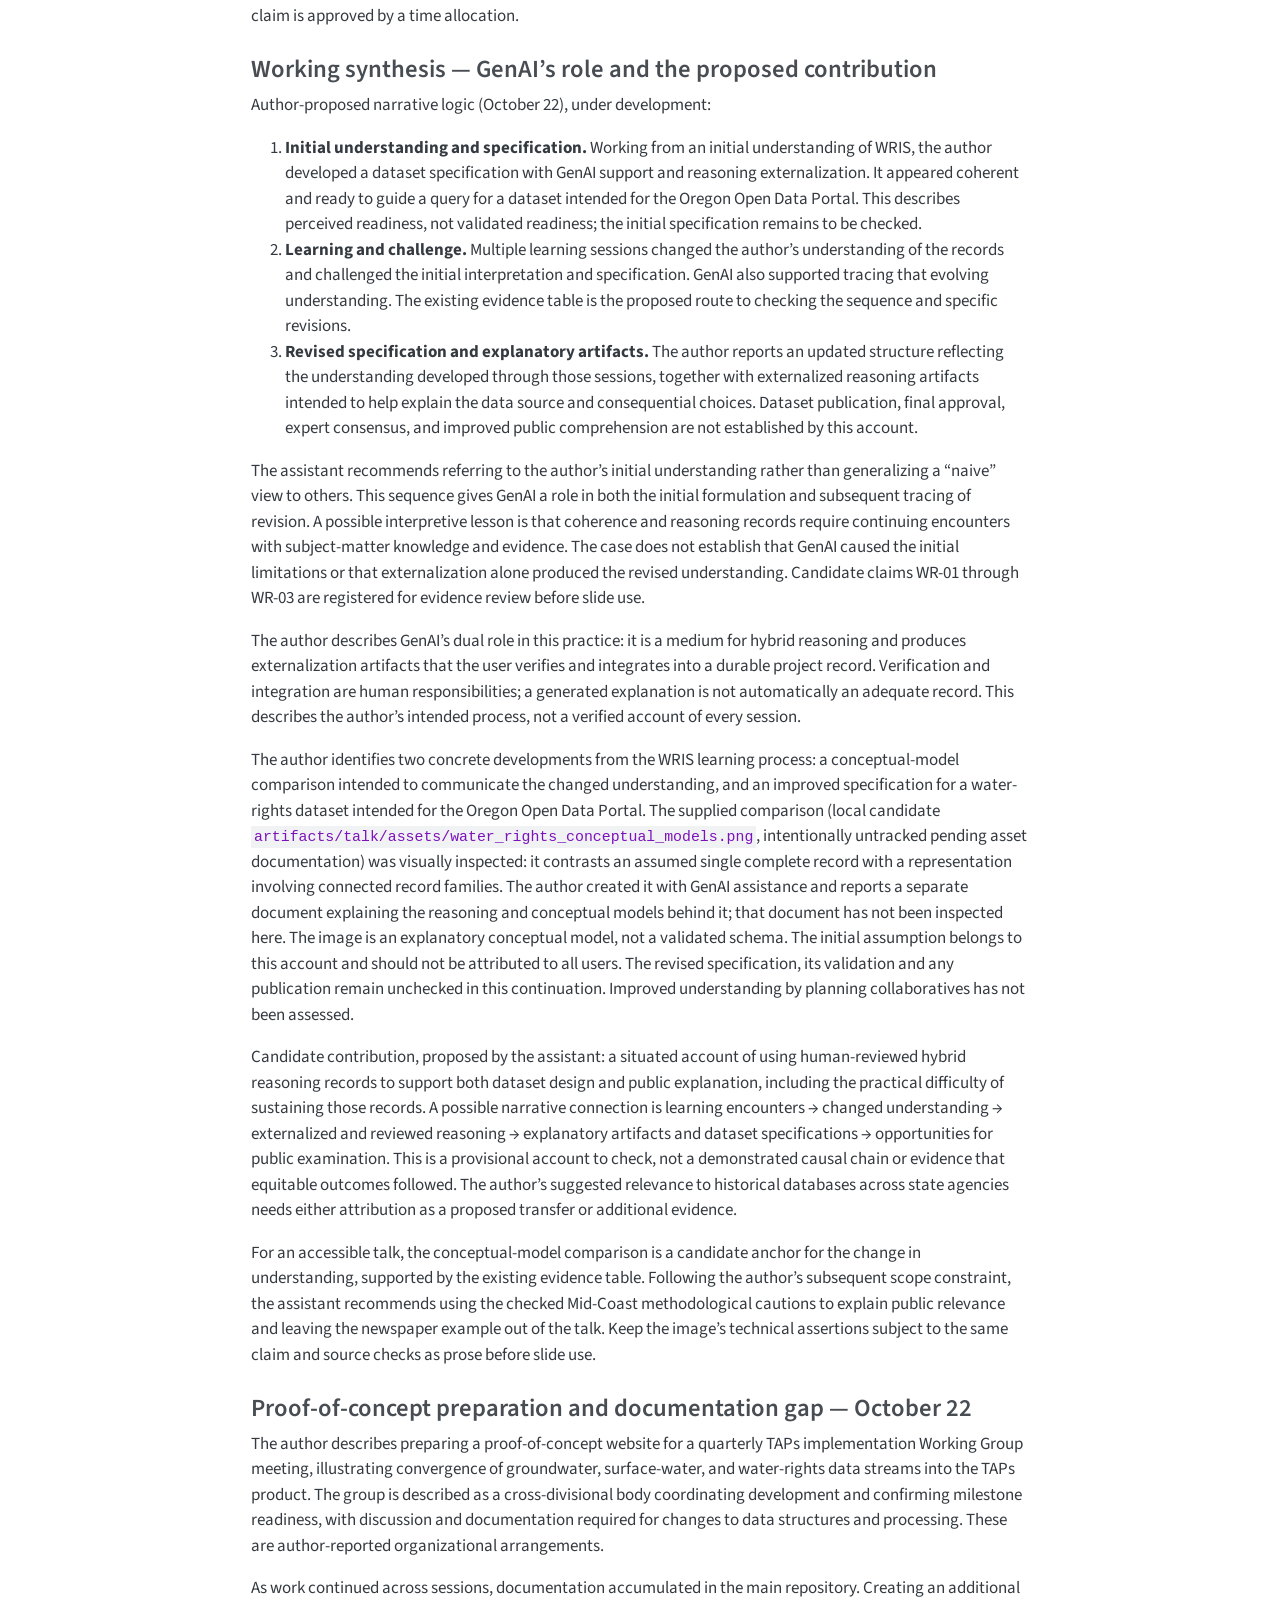
<file: knowledge-base/01_core-thesis-and-contribution.html>
<!DOCTYPE html>
<html xmlns="http://www.w3.org/1999/xhtml" lang="en" xml:lang="en"><head>

<meta charset="utf-8">
<meta name="generator" content="quarto-1.10.18">

<meta name="viewport" content="width=device-width, initial-scale=1.0, user-scalable=yes">


<title>Core thesis and contribution – Frictionless Reasoning</title>
<style>
/* Default styles provided by pandoc.
** See https://pandoc.org/MANUAL.html#variables-for-html for config info.
*/
span.smallcaps{font-variant: small-caps;}
div.columns{display: flex; gap: 1.5em;}
div.column{flex: auto;}
@media screen {
div.columns{gap: min(4vw, 1.5em);}
div.column{overflow-x: auto;}
}
div.hanging-indent{margin-left: 1.5em; text-indent: -1.5em;}
ul.task-list{list-style: none;}
ul.task-list li input[type="checkbox"] {
  width: 0.8em;
  margin: 0 0.8em 0.2em -1em; /* quarto-specific, see https://github.com/quarto-dev/quarto-cli/issues/4556 */ 
  vertical-align: middle;
}
</style>


<script src="../site_libs/quarto-nav/quarto-nav.js"></script>
<script src="../site_libs/quarto-nav/headroom.min.js"></script>
<script src="../site_libs/clipboard/clipboard.min.js"></script>
<script src="../site_libs/quarto-search/autocomplete.umd.js"></script>
<script src="../site_libs/quarto-search/fuse.min.js"></script>
<script src="../site_libs/quarto-search/quarto-search.js"></script>
<meta name="quarto:offset" content="../">
<link href="../knowledge-base/04_claims-evidence-risk-register.html" rel="next">
<link href="../docs/smart-folder.html" rel="prev">
<script src="../site_libs/quarto-html/quarto.js" type="module"></script>
<script src="../site_libs/quarto-html/tabsets/tabsets.js" type="module"></script>
<script src="../site_libs/quarto-html/popper.min.js"></script>
<script src="../site_libs/quarto-html/tippy.umd.min.js"></script>
<script src="../site_libs/quarto-html/anchor.min.js"></script>
<link href="../site_libs/quarto-html/tippy.css" rel="stylesheet">
<link href="../site_libs/quarto-html/quarto-syntax-highlighting-64a204ab8560d761af7679ceaba22944.css" rel="stylesheet" id="quarto-text-highlighting-styles">
<script src="../site_libs/bootstrap/bootstrap.min.js"></script>
<link href="../site_libs/bootstrap/bootstrap-icons.css" rel="stylesheet">
<link href="../site_libs/bootstrap/bootstrap-4e663f3a4ff1a491e18bd6a28adf0390.min.css" rel="stylesheet" append-hash="true" id="quarto-bootstrap" data-mode="light">
<script id="quarto-search-options" type="application/json">{
  "location": "navbar",
  "copy-button": false,
  "collapse-after": 3,
  "panel-placement": "end",
  "type": "overlay",
  "limit": 50,
  "keyboard-shortcut": [
    "f",
    "/",
    "s"
  ],
  "show-item-context": false,
  "language": {
    "search-no-results-text": "No results",
    "search-matching-documents-text": "matching documents",
    "search-copy-link-title": "Copy link to search",
    "search-hide-matches-text": "Hide additional matches",
    "search-more-match-text": "more match in this document",
    "search-more-matches-text": "more matches in this document",
    "search-clear-button-title": "Clear",
    "search-text-placeholder": "",
    "search-detached-cancel-button-title": "Cancel",
    "search-submit-button-title": "Submit",
    "search-label": "Search"
  }
}</script>


</head>

<body class="nav-sidebar docked nav-fixed quarto-light">

<div id="quarto-search-results"></div>
  <header id="quarto-header" class="headroom fixed-top">
    <nav class="navbar navbar-expand-lg " data-bs-theme="dark">
      <div class="navbar-container container-fluid">
      <div class="navbar-brand-container mx-auto">
    <a class="navbar-brand" href="../index.html">
    <span class="navbar-title">Frictionless Reasoning</span>
    </a>
  </div>
            <div id="quarto-search" class="" title="Search"></div>
          <button class="navbar-toggler" type="button" data-bs-toggle="collapse" data-bs-target="#navbarCollapse" aria-controls="navbarCollapse" role="menu" aria-expanded="false" aria-label="Toggle navigation" onclick="if (window.quartoToggleHeadroom) { window.quartoToggleHeadroom(); }">
  <span class="navbar-toggler-icon"></span>
</button>
          <div class="collapse navbar-collapse" id="navbarCollapse">
            <ul class="navbar-nav navbar-nav-scroll me-auto">
  <li class="nav-item">
    <a class="nav-link active" href="../index.html" aria-current="page"> 
<span class="menu-text">Overview</span></a>
  </li>  
  <li class="nav-item">
    <a class="nav-link" href="../artifacts/talk/deck.html"> 
<span class="menu-text">Presentation</span></a>
  </li>  
</ul>
          </div> <!-- /navcollapse -->
            <div class="quarto-navbar-tools">
</div>
      </div> <!-- /container-fluid -->
    </nav>
  <nav class="quarto-secondary-nav">
    <div class="container-fluid d-flex">
      <button type="button" class="quarto-btn-toggle btn" data-bs-toggle="collapse" role="button" data-bs-target=".quarto-sidebar-collapse-item" aria-controls="quarto-sidebar" aria-expanded="false" aria-label="Toggle sidebar navigation" onclick="if (window.quartoToggleHeadroom) { window.quartoToggleHeadroom(); }">
        <i class="bi bi-layout-text-sidebar-reverse"></i>
      </button>
        <nav class="quarto-page-breadcrumbs" aria-label="breadcrumb"><ol class="breadcrumb"><li class="breadcrumb-item"><a href="../knowledge-base/01_core-thesis-and-contribution.html">Preparation</a></li><li class="breadcrumb-item"><a href="../knowledge-base/01_core-thesis-and-contribution.html">Core thesis and contribution</a></li></ol></nav>
        <a class="flex-grow-1" role="navigation" data-bs-toggle="collapse" data-bs-target=".quarto-sidebar-collapse-item" aria-controls="quarto-sidebar" aria-expanded="false" aria-label="Toggle sidebar navigation" onclick="if (window.quartoToggleHeadroom) { window.quartoToggleHeadroom(); }">      
        </a>
    </div>
  </nav>
</header>
<!-- content -->
<div id="quarto-content" class="quarto-container page-columns page-rows-contents page-layout-article page-navbar">
<!-- sidebar -->
  <nav id="quarto-sidebar" class="sidebar collapse collapse-horizontal quarto-sidebar-collapse-item sidebar-navigation docked overflow-auto">
    <div class="sidebar-menu-container"> 
    <ul class="list-unstyled mt-1">
        <li class="sidebar-item">
  <div class="sidebar-item-container"> 
  <a href="../index.html" class="sidebar-item-text sidebar-link">
 <span class="menu-text">Frictionless Reasoning About a Resistant World</span></a>
  </div>
</li>
        <li class="sidebar-item">
  <div class="sidebar-item-container"> 
  <a href="../artifacts/talk/deck.html" class="sidebar-item-text sidebar-link">
 <span class="menu-text">Frictionless Reasoning About a Resistant World</span></a>
  </div>
</li>
        <li class="sidebar-item">
  <div class="sidebar-item-container"> 
  <a href="../artifacts/talk/read.html" class="sidebar-item-text sidebar-link">
 <span class="menu-text">Read the presentation</span></a>
  </div>
</li>
        <li class="sidebar-item">
  <div class="sidebar-item-container"> 
  <a href="../docs/smart-folder.html" class="sidebar-item-text sidebar-link">
 <span class="menu-text">A smart folder?</span></a>
  </div>
</li>
        <li class="sidebar-item sidebar-item-section">
      <div class="sidebar-item-container"> 
            <a class="sidebar-item-text sidebar-link text-start" data-bs-toggle="collapse" data-bs-target="#quarto-sidebar-section-1" role="navigation" aria-expanded="true">
 <span class="menu-text">Preparation</span></a>
          <a class="sidebar-item-toggle text-start" data-bs-toggle="collapse" data-bs-target="#quarto-sidebar-section-1" role="navigation" aria-expanded="true" aria-label="Toggle section">
            <i class="bi bi-chevron-right ms-2"></i>
          </a> 
      </div>
      <ul id="quarto-sidebar-section-1" class="collapse list-unstyled sidebar-section depth1 show">  
          <li class="sidebar-item">
  <div class="sidebar-item-container"> 
  <a href="../knowledge-base/01_core-thesis-and-contribution.html" class="sidebar-item-text sidebar-link active">
 <span class="menu-text">Core thesis and contribution</span></a>
  </div>
</li>
          <li class="sidebar-item">
  <div class="sidebar-item-container"> 
  <a href="../knowledge-base/04_claims-evidence-risk-register.html" class="sidebar-item-text sidebar-link">
 <span class="menu-text">Claims, evidence, and risk</span></a>
  </div>
</li>
          <li class="sidebar-item">
  <div class="sidebar-item-container"> 
  <a href="../knowledge-base/08_audience-and-venue.html" class="sidebar-item-text sidebar-link">
 <span class="menu-text">Audience and venue</span></a>
  </div>
</li>
      </ul>
  </li>
        <li class="sidebar-item sidebar-item-section">
      <div class="sidebar-item-container"> 
            <a class="sidebar-item-text sidebar-link text-start" data-bs-toggle="collapse" data-bs-target="#quarto-sidebar-section-2" role="navigation" aria-expanded="true">
 <span class="menu-text">Project record</span></a>
          <a class="sidebar-item-toggle text-start" data-bs-toggle="collapse" data-bs-target="#quarto-sidebar-section-2" role="navigation" aria-expanded="true" aria-label="Toggle section">
            <i class="bi bi-chevron-right ms-2"></i>
          </a> 
      </div>
      <ul id="quarto-sidebar-section-2" class="collapse list-unstyled sidebar-section depth1 show">  
          <li class="sidebar-item">
  <div class="sidebar-item-container"> 
  <a href="../admin/governance.html" class="sidebar-item-text sidebar-link">
 <span class="menu-text">Governance</span></a>
  </div>
</li>
          <li class="sidebar-item">
  <div class="sidebar-item-container"> 
  <a href="../admin/decisions-register.html" class="sidebar-item-text sidebar-link">
 <span class="menu-text">Decisions register</span></a>
  </div>
</li>
          <li class="sidebar-item">
  <div class="sidebar-item-container"> 
  <a href="../admin/project-log.html" class="sidebar-item-text sidebar-link">
 <span class="menu-text">Project log</span></a>
  </div>
</li>
          <li class="sidebar-item">
  <div class="sidebar-item-container"> 
  <a href="../sessions/2026-10-28.html" class="sidebar-item-text sidebar-link">
 <span class="menu-text">Session — 2026-10-28</span></a>
  </div>
</li>
          <li class="sidebar-item">
  <div class="sidebar-item-container"> 
  <a href="../sessions/2026-10-30.html" class="sidebar-item-text sidebar-link">
 <span class="menu-text">Session — 2026-10-30</span></a>
  </div>
</li>
          <li class="sidebar-item">
  <div class="sidebar-item-container"> 
  <a href="../sessions/2026-11-09.html" class="sidebar-item-text sidebar-link">
 <span class="menu-text">Session — 2026-11-09</span></a>
  </div>
</li>
      </ul>
  </li>
        <li class="sidebar-item">
  <div class="sidebar-item-container"> 
  <a href="../docs/reproducibility-notes.html" class="sidebar-item-text sidebar-link">
 <span class="menu-text">Reproducibility notes</span></a>
  </div>
</li>
    </ul>
    </div>
</nav>
<div id="quarto-sidebar-glass" class="quarto-sidebar-collapse-item" data-bs-toggle="collapse" data-bs-target=".quarto-sidebar-collapse-item"></div>
<!-- margin-sidebar -->
    <div id="quarto-margin-sidebar" class="sidebar margin-sidebar">
        <nav id="TOC" role="doc-toc" class="toc-active">
    <h2 id="toc-title">On this page</h2>
   
  <ul>
  <li><a href="#one-sentence-message" id="toc-one-sentence-message" class="nav-link active" data-scroll-target="#one-sentence-message">One-sentence message</a>
  <ul class="collapse">
  <li><a href="#october-28-author-readiness-and-layout-checkpoint" id="toc-october-28-author-readiness-and-layout-checkpoint" class="nav-link" data-scroll-target="#october-28-author-readiness-and-layout-checkpoint">October 28 author readiness and layout checkpoint</a></li>
  <li><a href="#october-28-spoken-voice-revision" id="toc-october-28-spoken-voice-revision" class="nav-link" data-scroll-target="#october-28-spoken-voice-revision">October 28 spoken-voice revision</a></li>
  <li><a href="#october-28-complete-text-first-draft" id="toc-october-28-complete-text-first-draft" class="nav-link" data-scroll-target="#october-28-complete-text-first-draft">October 28 complete text-first draft</a></li>
  <li><a href="#october-28-wris-example-checkpoint" id="toc-october-28-wris-example-checkpoint" class="nav-link" data-scroll-target="#october-28-wris-example-checkpoint">October 28 WRIS example checkpoint</a></li>
  <li><a href="#october-28-opening-checkpoint" id="toc-october-28-opening-checkpoint" class="nav-link" data-scroll-target="#october-28-opening-checkpoint">October 28 opening checkpoint</a></li>
  <li><a href="#october-28-conclusion-review-checkpoint" id="toc-october-28-conclusion-review-checkpoint" class="nav-link" data-scroll-target="#october-28-conclusion-review-checkpoint">October 28 conclusion review checkpoint</a></li>
  <li><a href="#october-28-rough-deck-for-author-review" id="toc-october-28-rough-deck-for-author-review" class="nav-link" data-scroll-target="#october-28-rough-deck-for-author-review">October 28 rough deck — for author review</a></li>
  <li><a href="#october-26-conceptual-checkpoint-current-direction" id="toc-october-26-conceptual-checkpoint-current-direction" class="nav-link" data-scroll-target="#october-26-conceptual-checkpoint-current-direction">October 26 conceptual checkpoint — current direction</a></li>
  <li><a href="#october-25-direction-retained-background" id="toc-october-25-direction-retained-background" class="nav-link" data-scroll-target="#october-25-direction-retained-background">October 25 direction — retained background</a></li>
  <li><a href="#proposed-opening-proliferation-of-mediation" id="toc-proposed-opening-proliferation-of-mediation" class="nav-link" data-scroll-target="#proposed-opening-proliferation-of-mediation">Proposed opening — proliferation of mediation</a></li>
  <li><a href="#conceptual-model-first-claim-to-passage-mapping" id="toc-conceptual-model-first-claim-to-passage-mapping" class="nav-link" data-scroll-target="#conceptual-model-first-claim-to-passage-mapping">Conceptual model — first claim-to-passage mapping</a></li>
  <li><a href="#earlier-framing-preserved-development-history" id="toc-earlier-framing-preserved-development-history" class="nav-link" data-scroll-target="#earlier-framing-preserved-development-history">Earlier framing — preserved development history</a></li>
  <li><a href="#how-this-draft-incorporates-earlier-feedback" id="toc-how-this-draft-incorporates-earlier-feedback" class="nav-link" data-scroll-target="#how-this-draft-incorporates-earlier-feedback">How this draft incorporates earlier feedback</a></li>
  </ul></li>
  <li><a href="#intended-contribution" id="toc-intended-contribution" class="nav-link" data-scroll-target="#intended-contribution">Intended contribution</a>
  <ul class="collapse">
  <li><a href="#earlier-contribution-proposal-preserved-development-history" id="toc-earlier-contribution-proposal-preserved-development-history" class="nav-link" data-scroll-target="#earlier-contribution-proposal-preserved-development-history">Earlier contribution proposal — preserved development history</a></li>
  </ul></li>
  <li><a href="#case-foundation" id="toc-case-foundation" class="nav-link" data-scroll-target="#case-foundation">Case foundation</a>
  <ul class="collapse">
  <li><a href="#provisional-timed-outline-20-minutes" id="toc-provisional-timed-outline-20-minutes" class="nav-link" data-scroll-target="#provisional-timed-outline-20-minutes">Provisional timed outline — 20 minutes</a></li>
  <li><a href="#working-synthesis-genais-role-and-the-proposed-contribution" id="toc-working-synthesis-genais-role-and-the-proposed-contribution" class="nav-link" data-scroll-target="#working-synthesis-genais-role-and-the-proposed-contribution">Working synthesis — GenAI’s role and the proposed contribution</a></li>
  <li><a href="#proof-of-concept-preparation-and-documentation-gap-october-22" id="toc-proof-of-concept-preparation-and-documentation-gap-october-22" class="nav-link" data-scroll-target="#proof-of-concept-preparation-and-documentation-gap-october-22">Proof-of-concept preparation and documentation gap — October 22</a></li>
  <li><a href="#public-interpretation-and-planning-collaboratives-october-22" id="toc-public-interpretation-and-planning-collaboratives-october-22" class="nav-link" data-scroll-target="#public-interpretation-and-planning-collaboratives-october-22">Public interpretation and planning collaboratives — October 22</a></li>
  <li><a href="#initial-taps-presentation" id="toc-initial-taps-presentation" class="nav-link" data-scroll-target="#initial-taps-presentation">Initial TAPs presentation</a></li>
  <li><a href="#wris-evidence-matrix-october-21" id="toc-wris-evidence-matrix-october-21" class="nav-link" data-scroll-target="#wris-evidence-matrix-october-21">WRIS evidence matrix — October 21</a></li>
  </ul></li>
  <li><a href="#narrative-exploration-october-21-continuation" id="toc-narrative-exploration-october-21-continuation" class="nav-link" data-scroll-target="#narrative-exploration-october-21-continuation">Narrative exploration — October 21 continuation</a></li>
  <li><a href="#boundaries-and-what-not-to-claim" id="toc-boundaries-and-what-not-to-claim" class="nav-link" data-scroll-target="#boundaries-and-what-not-to-claim">Boundaries and what not to claim</a></li>
  <li><a href="#working-development-artifacts-october-14" id="toc-working-development-artifacts-october-14" class="nav-link" data-scroll-target="#working-development-artifacts-october-14">Working development artifacts — October 14</a></li>
  </ul>
</nav>
    </div>
<!-- main -->
<main class="content" id="quarto-document-content">

<header id="title-block-header" class="quarto-title-block default"><nav class="quarto-page-breadcrumbs quarto-title-breadcrumbs d-none d-lg-block" aria-label="breadcrumb"><ol class="breadcrumb"><li class="breadcrumb-item"><a href="../knowledge-base/01_core-thesis-and-contribution.html">Preparation</a></li><li class="breadcrumb-item"><a href="../knowledge-base/01_core-thesis-and-contribution.html">Core thesis and contribution</a></li></ol></nav>
<div class="quarto-title">
<h1 class="title">Core thesis and contribution</h1>
</div>



<div class="quarto-title-meta">

    
  
    
  </div>
  


</header>


<section id="one-sentence-message" class="level2">
<h2 class="anchored" data-anchor-id="one-sentence-message">One-sentence message</h2>
<section id="october-28-author-readiness-and-layout-checkpoint" class="level3">
<h3 class="anchored" data-anchor-id="october-28-author-readiness-and-layout-checkpoint">October 28 author readiness and layout checkpoint</h3>
<p>The author promoted the statements to ready for presentation, requested removing readiness labels and authorized rendering. The deck now uses larger bold Georgia titles, left-aligned messages and right-side space for optional images. Support notes retain their evidence limits. Commit authorization is withheld pending further instructions. Earlier render deferrals and visible-label descriptions below are historical.</p>
</section>
<section id="october-28-spoken-voice-revision" class="level3">
<h3 class="anchored" data-anchor-id="october-28-spoken-voice-revision">October 28 spoken-voice revision</h3>
<p>At the author’s direction, the full narrative now uses warmer, conversational language and gentle humor in the onion metaphor. The aim is connection while retaining rigor through bounded claims and separate support notes. No readiness labels or factual support levels changed. See today’s session.</p>
</section>
<section id="october-28-complete-text-first-draft" class="level3">
<h3 class="anchored" data-anchor-id="october-28-complete-text-first-draft">October 28 complete text-first draft</h3>
<p>The source deck now contains 20 slides including title, covering the agreed opening, OWRD/TAPs setup, three touchpoints, participation/access questions, larger-systems discussion framing and conclusion. Centered messages stand alone; notes contain the full assistant-drafted narrative, transitions and optional image alt-text. About 2,160 spoken words provide a planning estimate, not a rehearsed duration. No images are required or embedded; rendering remains deferred. WRIS stays at the conceptual-change level. See today’s session and TP-01–TP-08 for support boundaries.</p>
</section>
<section id="october-28-wris-example-checkpoint" class="level3">
<h3 class="anchored" data-anchor-id="october-28-wris-example-checkpoint">October 28 WRIS example checkpoint</h3>
<p>The author supplies a specific before/learning/after: initial metadata specified variables not readily available through the records; learning sessions reframed understanding toward a historical family of connected records requiring careful human translation; revised query specifications reportedly make the steps to a public spatial representation more explicit. GenAI helped document the evolution into the working comparison diagram. The PNG was visually inspected, but its technical content and the underlying specifications remain unchecked. Both WRIS slides now require review. This refines the earlier statement that the specific change was missing; the artifact-verification gap remains. See today’s session.</p>
</section>
<section id="october-28-opening-checkpoint" class="level3">
<h3 class="anchored" data-anchor-id="october-28-opening-checkpoint">October 28 opening checkpoint</h3>
<p>The opening uses an explicitly hypothetical two-page water-conservation guide, reserving TAPs episodes for the case section. Onions represent assumptions and conditions within mediation; chopping represents scrutiny. Dark-to-light describes apparently straightforward mediation and its broader conditions, replacing the earlier privilege interpretation. The salad-bar metaphor introduces effort, discomfort and participation without claiming benefits. The generative branch is an interpretive mental map, with the accepted caution that questioning assumptions does not establish their origins from conversation alone. A newly registered publisher abstract supports the narrow explanation-faithfulness caution; it does not validate the whole model. The expanded text-first deck has 14 slides; diagrams remain specified in notes and rendering is deferred. See today’s session.</p>
</section>
<section id="october-28-conclusion-review-checkpoint" class="level3">
<h3 class="anchored" data-anchor-id="october-28-conclusion-review-checkpoint">October 28 conclusion review checkpoint</h3>
<p>The author clarifies that the talk illustrates an ongoing sequence: approaches to prior challenges introduce further equity questions. The smart folder interfaces between GenAI assistance and a durable record; repository access opens further questions about audiences, skills and meaningful participation. Productive resistance means keeping questions visible and open to participation, with its meaning defined in context. The largely solo process and the possible exclusion of generation and feedback-incorporation conditions from team review remain limitations and concerns. Slide 13 now reflects this direction; its supporting examples remain under review. See today’s session for the conclusion checkpoint.</p>
</section>
<section id="october-28-rough-deck-for-author-review" class="level3">
<h3 class="anchored" data-anchor-id="october-28-rough-deck-for-author-review">October 28 rough deck — for author review</h3>
<p>A 13-slide text-first rough deck now follows the author-confirmed mediation/onion opening and project-design, WRIS and smart-folder sequence. The author requested a presentation-assistance disclaimer, visible core messages with readiness labels, definitions and transitions in notes, and a tentative conclusion. Draft wording and conclusion remain assistant proposals; the WRIS artifact comparison and onion semantics require substantial review. Labels assess preparation against recorded support, not final author approval. See <a href="../sessions/2026-10-28.html">today’s session</a> and the claim assignments in knowledge-base/04. The October 26 handoff below remains historical.</p>
</section>
<section id="october-26-conceptual-checkpoint-current-direction" class="level3">
<h3 class="anchored" data-anchor-id="october-26-conceptual-checkpoint-current-direction">October 26 conceptual checkpoint — current direction</h3>
<p><strong>Author-confirmed narrative direction:</strong> walk through challenges encountered while developing products intended to support public interactions with natural resources, using a mediation model to help situate where equity questions arise. Follow TAPs project design, creation of an open-data version of WRIS, and the smart folder represented by this repository. Attempts to address a difficulty introduce further choices and questions. This is an account of approaches taken, not a defense of documentation or a conclusion that those approaches deliver benefits or resolve equity concerns. Final wording, timing and slide claims remain open.</p>
<p><strong>Accepted working definition:</strong> “w′ names the world as represented and presupposed through the bot’s context-dependent responses, shaped by its learned configuration.” The author explicitly accepted distinguishing what shapes generation from what an answer presupposes. This is the project’s interpretive construct, not an established architectural component or a definition attributed to Ihde or Verbeek. It is broader than the organizational example. The author remains open to replacing the metaphor if review finds it misleading.</p>
<p><strong>Interpretive concern:</strong> an answer may presuppose conditions under which it would make sense without making those conditions apparent. Simply rejecting it as wrong may leave those conditions unexplored; carrying unnoticed assumptions into product decisions is the concern. Generated answers provide partial grounds for examining presuppositions, not reliable recovery of model internals or training-source causation. The author describes documenting interactions as an approach taken to preserve glimpses of those presuppositions and their possible influence on decisions. Its effects and limitations remain questions, including selection, omission and administrative burden.</p>
<p><strong>Diagram under exploration:</strong> <code>h → b → t → w</code>, with a branch <code>b → t′ → w′</code>. The provisional description of t′ concerns generative operations through the learned configuration. Arrow meanings, the status of the branch as a mediation relationship, and friction/resistance feedback remain under review. Onions are still intended along the relationships; their interpretation requires review. Training history, present context and output presuppositions must not be collapsed. The October 25 proposals below are retained as development history; the accepted definition above refines the earlier w′ formulations.</p>
<table class="caption-top table">
<colgroup>
<col style="width: 25%">
<col style="width: 25%">
<col style="width: 25%">
<col style="width: 25%">
</colgroup>
<thead>
<tr class="header">
<th>Example</th>
<th>Challenge encountered</th>
<th>Tried approaches</th>
<th>Further challenge</th>
</tr>
</thead>
<tbody>
<tr class="odd">
<td>TAPs project design</td>
<td>Author reports bot plans presupposing data architects, dedicated IT and mature governance, unlike the setting of one senior technical analyst with some cross-division support.</td>
<td>Repeated contextual corrections, planning through conversation and preservation of developing institutional knowledge.</td>
<td>Unnoticed assumptions; judgments about what to preserve. Author reports over-documentation creating administrative burden that interfered with product development.</td>
</tr>
<tr class="even">
<td>Open-data version of WRIS</td>
<td>Developing a public representation while understanding the source records and what transformations can support.</td>
<td>More targeted documentation, with the specific change in understanding/specification still to be reviewed against case records.</td>
<td>Who identifies consequential changes, and what uncertainty or alternatives remain outside the selected record? These are discussion questions, not demonstrated impacts.</td>
</tr>
<tr class="odd">
<td>Smart folder — this repository</td>
<td>Organizing evolving knowledge, reasoning and decisions for continued work.</td>
<td>Sessions, synthesis, sources, decisions and linked provenance records.</td>
<td>Further questions about selection, organization, interpretation, access and maintenance; no demonstrated accountability or equity benefit claimed.</td>
</tr>
</tbody>
</table>
<p><strong>TAPs scope, author-reported:</strong> TAPs denotes both OWRD’s approved proactive technical-assistance strategy and area-specific packages associated with active grant-funded planning collaboratives. The author describes packages as public repositories containing code/instructions for source-data analysis and versioned draft interpretations. Recomputability through containerization and possible future local-LLM grounding motivated design choices; they are ambitions, not established completed capabilities. Approval wording, product status and selected artifacts remain to be checked before public use.</p>
<p><strong>Checkpoint as a possible example:</strong> the author observes that choosing to preserve this discussion before review is itself a judgment about what counts as consequential. This may illustrate the selection process in the session record; it does not establish a general selection criterion or beneficial effect of committing.</p>
<p><strong>End-of-day handoff:</strong> the session is closed; targeted review remains for October 27. The author selected the subtitle “Equity questions from developing public water-data products with GenAI” for the retained title. A descriptive <a href="../docs/smart-folder.html">smart-folder page</a> and reproducible summary PNG now illustrate that work in progress. They do not propose team adoption or establish benefits. The deck body is still a placeholder. Review the relevant mediation passages, bounded technical distinctions, project-design account, one WRIS before/learning/after episode and a repository provenance connection; then reconcile knowledge-base/00–04 and register selected claims before slide use. The assistant’s proposed 20-minute allocation remains preparation advice, not an adopted outline. New feedback is held only in the session for discussion before any transition revisions. Protect the October 27 final/rehearsal deadline. See the <a href="https://github.com/OregonWater/gen_ai_workflows_data_equity/blob/main/sessions/2026-10-26.md#conceptual-checkpoint-before-review">session checkpoint</a> and its end-of-day close-out.</p>
</section>
<section id="october-25-direction-retained-background" class="level3">
<h3 class="anchored" data-anchor-id="october-25-direction-retained-background">October 25 direction — retained background</h3>
<p><strong>End-of-day scope clarification — October 25:</strong> tell a grounded story about developing TAPs with GenAI assistance, giving the audience a window into questions, choices and challenges they may otherwise not encounter. The author’s process and experience provide the narrative. Ihde and Verbeek help interpret it responsibly; the talk is neither a philosophical analysis of their work nor a scientific publication or an attempt to prove generalizable propositions through TAPs. The passage mapping below is supporting preparation, not the required sequence of the talk. Its formal terminology and open questions should remain proportional to what the story needs.</p>
</section>
<section id="proposed-opening-proliferation-of-mediation" class="level3">
<h3 class="anchored" data-anchor-id="proposed-opening-proliferation-of-mediation">Proposed opening — proliferation of mediation</h3>
<p>The author wants the first minutes to unfold Human → Technology → World into more relationships, with more onions appearing as the technological system is unpacked. A water-level logger and an AI component are an illustrative example, not a verified TAPs implementation. Treating them as a single technological system is compatible with unpacking them for explanation. The author proposes B for chatbot and A for algorithm, with an additional direction showing a relation to w′. The arrows’ meanings and the final layout remain to be settled; no new image or slide has been produced.</p>
<p><strong>Author’s interpretive proposal:</strong> w′ names a represented world in which producing answers can feel smooth or frictionless compared with w, the world in which those answers are used. Natural-language interaction may make it tempting to carry an answer or its apparent rules from w′ into w without recognizing the mediation involved. The shading continues to mean stronger privilege. Neither an empirical probability distribution nor a coherent internal simulation is established by this metaphor.</p>
<p><strong>Assistant technical qualification, still for author review:</strong> distinguish training materials, learned model representations, and the answer generated in the present interaction. w′ should not be depicted as a training dataset the model searches at answer time. A training-history arrow can show how materials and choices shaped the model; retrieval, supplied documents and measurements add further present connections. The screened foundation-model abstract supports broad training and downstream adaptation; the screened RAG abstract distinguishes parametric memory from external retrieval. Neither validates w′ as a technical architecture or proves the audience-risk hypothesis (ME-08–ME-09).</p>
<p>The author initially suggested historical uniqueness. A targeted participant retrospective describes DENDRAL using elicited chemical expertise to interpret instrument readings in the 1960s. This counterexample was offered by the assistant to narrow the proposed framing; it is not an adopted talk example. Do not promote a first-ever knowledge-bearing mediator claim. The story can instead examine the encounter between situated information and patterns learned elsewhere.</p>
<p><strong>Author-reported observation (ME-10):</strong> in four years of reviewing forums, workshops, talks, books and other materials, the author has not encountered treatment of these kinds of questions. The turn toward philosophy of technology is itself part of the author’s experience of navigating the work. Preserve this as a situated observation and possible story element, not a systematic literature review or a finding that no relevant work exists.</p>
<p><strong>Next session:</strong> sketch the brief onion-proliferation opening and define w′ in ordinary language, then choose the TAPs episode that gives this tension concrete stakes. Use literature and case-record checks to support the parts actually needed for the story. Final wording, model semantics, audience takeaway and timed sequence remain open; protect the October 27 final/rehearsal deadline.</p>
<p><strong>Current direction — October 25:</strong> examine equity challenges encountered when using GenAI to develop products or technological artifacts that mediate relationships between the public and natural resources. TAPs is work under development and provides specific examples through which to explain those challenges, without claiming they have been solved. The talk does not seek to demonstrate improved reasoning, effective scrutiny through documentation, or equitable outcomes.</p>
<p><strong>Organizing concept:</strong> technological mediation. The author chooses an established concept as a foundation for examining TAPs within a 20-minute presentation. Verbeek’s introductory account describes technologies in use as helping shape relations between people and the world. A first targeted passage assessment of Ihde (1990) and Verbeek (2001) now supports discussion of mediation, transformation and design; see the mapping below. This remains assistant-prepared for author review, not a complete framework assessment or an approved definition and slide sequence.</p>
</section>
<section id="conceptual-model-first-claim-to-passage-mapping" class="level3">
<h3 class="anchored" data-anchor-id="conceptual-model-first-claim-to-passage-mapping">Conceptual model — first claim-to-passage mapping</h3>
<p><strong>Author’s proposed model:</strong> Human → Technology → World. The conceptual foundation is to be assessed through scholarship; TAPs documentation and experience supply a case for discussion, not a test intended to prove these philosophical claims. The author proposes distribution-like, top-view “onions” around the arrows. Darker shading means more strongly privileged areas, not higher probability. Access and design are examples of influences, not exclusive assignments to separate arrows. The meaning of “privileged,” the relationship between the two envelopes and the visual transition remain under assessment. No measured distribution, statistical independence or final graphic is claimed.</p>
<p><strong>Literacy note:</strong> in the selected passages, <em>embodiment</em> means experiencing through an artifact that can recede from attention, such as glasses. A <em>hermeneutic relation</em> means reading an artifact to understand something it refers to, such as reading a thermometer to know the temperature. <em>Amplification/reduction</em> means some aspects of experience are strengthened while others are diminished. These descriptions introduce the terms; they do not equate perceptual emphasis with institutional or social privilege.</p>
<p>All locators below are printed pages. Ihde’s local PDF page is printed page minus 70; Verbeek’s relevant PDF spreads are 4–7 (printed pp.&nbsp;124–131). Passage descriptions are assistant paraphrases.</p>
<table class="caption-top table">
<colgroup>
<col style="width: 25%">
<col style="width: 25%">
<col style="width: 25%">
<col style="width: 25%">
</colgroup>
<thead>
<tr class="header">
<th>Claim / register ID</th>
<th>Checked passages</th>
<th>Relationship to the claim</th>
<th>Limit / implication for diagram</th>
</tr>
</thead>
<tbody>
<tr class="odd">
<td>Technologies mediate human relationships with the world (ME-01).</td>
<td>Ihde pp.&nbsp;72–73, 85–86: optical embodiment and interpretive instrumentation. Verbeek pp.&nbsp;126–127: generic chain and distinct relations.</td>
<td>Direct textual support for technological mediation. The broader assertion that all access is mediated is only partially addressed by this first pass.</td>
<td>Chain is a useful introductory simplification; reading representations and looking through artifacts differ. Do not imply all experience requires technology.</td>
</tr>
<tr class="even">
<td>Technologies transform experience rather than serving as neutral windows (ME-02).</td>
<td>Ihde pp.&nbsp;75–76: extension transforms capacities, with amplification/reduction. Verbeek pp.&nbsp;128–130: some aspects strengthened, others weakened; new possibilities can also open.</td>
<td>Direct textual support within the selected philosophical arguments.</td>
<td>Supports selective shaping, not an automatic inference to bias, social privilege or injustice. Non-neutrality does not itself mean inaccuracy.</td>
</tr>
<tr class="odd">
<td>Design choices help shape mediated experience (ME-03).</td>
<td>Ihde pp.&nbsp;73–74: material conditions, learned use and design of bodily engagement. Verbeek pp.&nbsp;128–129: representational design shapes the aspect presented and how it appears.</td>
<td>Direct support for a role for design; proposed plain-language formulation is an assistant synthesis.</td>
<td>Design is consequential without determining every interpretation. It can affect the whole relation, including access and use.</td>
</tr>
<tr class="even">
<td>Mediation is not merely transmission between unchanged endpoints.</td>
<td>Verbeek pp.&nbsp;130–131: human subject and experienced world are constituted in their relationship.</td>
<td>Verbeek’s interpretive qualification, not a separately demonstrated outcome.</td>
<td>Explain arrows as relations; they do not depict only a one-way information pipeline between fixed entities.</td>
</tr>
</tbody>
</table>
<p>Detailed reading records: <a href="https://github.com/OregonWater/gen_ai_workflows_data_equity/blob/main/references/source-assessments/ihde-1990-phenomenology-technics.md">Ihde</a> and <a href="https://github.com/OregonWater/gen_ai_workflows_data_equity/blob/main/references/source-assessments/verbeek-2001-ihde-lifeworld.md">Verbeek</a>. They distinguish exact reading coverage, philosophical support and author response pending. The latter is an exposition and elaboration of Ihde, not independent empirical corroboration.</p>
<p><strong>First boundary to discuss:</strong> amplification/reduction gives textual support for selective transformation. Calling darker areas <em>privileged</em> may introduce social, institutional or epistemic selection beyond that account. Establish which meaning is intended before using the shading as evidence of injustice. The original variation, selection, injustice and equity propositions remain open (ME-04–ME-07); they are not rejected or silently replaced. No candidate wording has been promoted to slides or notes.</p>
<p>Hybrid Reasoning Externalization (HRE) remains in the record as an explored conceptual path. Its specificity requires foundations for the individual terms and their combination that this presentation cannot responsibly develop within its scope. The pivot concerns the conceptual work the talk undertakes, not a judgment that HRE is invalid or an abandonment of preserving consequential reasoning and decisions. See the <a href="../admin/decisions-register.html#technological-mediation-and-equity-challenges">decision</a> and <a href="https://github.com/OregonWater/gen_ai_workflows_data_equity/blob/main/sessions/2026-10-25.md">session</a>.</p>
</section>
<section id="earlier-framing-preserved-development-history" class="level3">
<h3 class="anchored" data-anchor-id="earlier-framing-preserved-development-history">Earlier framing — preserved development history</h3>
<p>The October 22 proposals below are retained for traceability. Their HRE-centered framing is superseded by the October 25 direction; they are not the current thesis or an adopted narrative.</p>
<p><strong>Proposed organizing concept after the second feedback meeting:</strong> Hybrid Reasoning Externalization — what it is, why it matters, and who could benefit. The author proposes using TAPs to illuminate these questions throughout and keep the presentation grounded in practice. This reframes the presentation around a concept examined through a case; the concept is not itself a complete thesis, and the final argument remains open.</p>
<p>The author identifies an example within TAPs that could distinguish preserving a consequential transformation from documenting everything, and intends to flesh it out. Its specific content and supporting records are not yet established in this discussion. This episode can connect the definition to the practical sustainability problem. The developing focus is successive representations, their revision, and durable accounts of consequential choices; improved understanding and benefits to others remain purposes to assess.</p>
<p><strong>Provisional core thesis — October 22 continuation, for author discussion:</strong></p>
<blockquote class="blockquote">
<p>GenAI-supported data work should keep its assumptions open to challenge and its consequential reasoning available for others to understand, question, and revise.</p>
</blockquote>
<p>Expanded argument: GenAI supported the formulation of an initially coherent WRIS specification and the tracing of a developing understanding that challenged it. The author’s account places learning encounters with the records and knowledgeable people at the center of that revision. Hybrid reasoning externalization is the practice through which the author seeks to preserve this development in human-reviewed records and communicate it through specifications and explanatory artifacts. The public purpose is to give planning collaboratives grounds to assess what the resulting data can support, including its uncertainty and limitations.</p>
<p>This is an assistant-prepared provisional thesis building on the author’s account and corrections, not a final adopted message or a demonstrated general benefit. It develops the earlier draft about preserving reasoning by foregrounding challenge, learning and revision. The evidence table is temporarily deferred for meeting preparation; WR-01–WR-05 retain their provisional status. No claim of completed publication, improved public comprehension or equitable outcomes is introduced.</p>
<p><strong>Second feedback meeting — clarification pending:</strong> the author reports that Meenakshi Rao emphasized defining hybrid reasoning externalization, what is hybridized, AI’s role and agency, and how the process relates to interacting with the repository. The author proposes understanding the resulting artifacts as mediated representations emerging through human–AI interaction; neither direct access to collective knowledge nor improvement of the user’s reasoning should be presumed from a generated reformulation. This conceptual framing remains under discussion, with no adopted theory of AI cognition or agency. See the October 22 session for the reported positions. Clarify the interactive process, the review and preservation practice, and the repository’s role before finalizing the thesis or outline.</p>
</section>
<section id="how-this-draft-incorporates-earlier-feedback" class="level3">
<h3 class="anchored" data-anchor-id="how-this-draft-incorporates-earlier-feedback">How this draft incorporates earlier feedback</h3>
<p><strong>Emerging conceptual focus after the second meeting:</strong> the author favors examining successive representations and their joint production over defining the practice by subjective claims of understanding. Artifacts, repository structure and durable traces are themselves representations. Understanding can remain an intended purpose while the development of representations and the recorded grounds for consequential changes provide a more inspectable object. This does not make the trace complete, neutral or self-validating, or establish that every artifact was AI-authored. The scope and final wording of hybrid reasoning externalization remain open; the provisional thesis above has not been replaced.</p>
<p>An initial seven-source <a href="https://github.com/OregonWater/gen_ai_workflows_data_equity/blob/main/knowledge-base/03_background-and-literature.md">literature screening</a> now maps external representations, distributed cognition, hybrid intelligence, situated human–machine agency, form/meaning, human review and data provenance. This provides context and conceptual boundaries, not endorsement of a final definition. In particular, superior hybrid performance, model learning, faithful recovery of internal reasoning and effective public scrutiny require distinct evidence; none follows merely from producing and retaining artifacts.</p>
<table class="caption-top table">
<colgroup>
<col style="width: 50%">
<col style="width: 50%">
</colgroup>
<thead>
<tr class="header">
<th>Input from prior discussion</th>
<th>Design choice in this draft</th>
</tr>
</thead>
<tbody>
<tr class="odd">
<td>Organizer feedback, as reported by the author on October 21, favors reasoning over a technical walkthrough.</td>
<td>Explain the change in understanding through one WRIS case; keep database mechanics in supporting evidence.</td>
</tr>
<tr class="even">
<td>The author proposes initial specification → learning challenge → revised specification and artifacts.</td>
<td>Center the argument on assumptions being challenged and the reasoning behind revision remaining available.</td>
</tr>
<tr class="odd">
<td>GenAI participates in hybrid reasoning and produces externalization artifacts that the human reviews and integrates.</td>
<td>Give it a role in both formulation and tracing revision; retain human verification and expert encounters.</td>
</tr>
<tr class="even">
<td>The goal was always reasoning and decision preservation; archiving was a defensive practice.</td>
<td>Use hybrid reasoning externalization as the mechanism, without making transcript retention the thesis.</td>
</tr>
<tr class="odd">
<td>Planning collaboratives need useful data and explanations of consequential choices and limitations.</td>
<td>Connect the record to public examination and explicit uncertainty; keep public-understanding benefits as intended outcomes.</td>
</tr>
<tr class="even">
<td>The author endorses the memorandum-based framing and excludes reopening the newspaper calculations.</td>
<td>Ground the need for careful interpretation in documented technical-assistance limitations; keep the article out of the proposed narrative.</td>
</tr>
<tr class="odd">
<td>Documentation demands competed with artifact development.</td>
<td>Retain sustainability as a practical tension in the account rather than expanding the core message into a repository-management prescription.</td>
</tr>
</tbody>
</table>
</section>
</section>
<section id="intended-contribution" class="level2">
<h2 class="anchored" data-anchor-id="intended-contribution">Intended contribution</h2>
<p><strong>Current contribution — October 25, assistant synthesis of the author’s direction:</strong></p>
<blockquote class="blockquote">
<p>Drawing on TAPs work under development, the talk examines equity challenges encountered when using GenAI to develop technological artifacts that mediate relationships between the public and natural resources. Specific examples make these challenges concrete and open them for discussion, without claiming they have been resolved.</p>
</blockquote>
<p>Select examples for the equity challenge or unresolved design question they illuminate. The two relationships suggested by the assistant—GenAI’s participation in development, and the resulting artifacts’ mediation of public relationships with natural resources—are a possible analytical structure, not an adopted sequence. Questions about whose knowledge informs representations, which uncertainties remain visible, interpretive demands and opportunities to challenge assumptions are candidates to assess against case evidence, not established findings. Final audience takeaway, selected examples and timed narrative remain open. No new slide claim is promoted by this pivot.</p>
<section id="earlier-contribution-proposal-preserved-development-history" class="level3">
<h3 class="anchored" data-anchor-id="earlier-contribution-proposal-preserved-development-history">Earlier contribution proposal — preserved development history</h3>
<p><strong>Provisional contribution — October 22 continuation, for author discussion:</strong></p>
<blockquote class="blockquote">
<p>Through the developing TAPs water-rights case, the talk offers a practical account of using hybrid reasoning externalization to trace changes in understanding, inform dataset design, and prepare explanations of consequential choices and uncertainties for public users.</p>
</blockquote>
<p>The proposed contribution has three parts:</p>
<ol type="1">
<li><strong>A concrete case of revision.</strong> Follow the author’s initial specification, learning encounters that challenged it, and the developing specification and explanatory artifacts. GenAI participates in both formulation and tracing revision, alongside human judgment and subject-matter knowledge.</li>
<li><strong>An inspectable practice under development.</strong> Describe how the author reviews externalized reasoning and integrates it into durable records that can support further design and synthesis. Include the difficulty of sustaining those records and this repository as an emerging response, without presenting a finished or universally applicable method.</li>
<li><strong>A connection to public interpretation.</strong> Explain why planning collaboratives need grounds for assessing what data products represent and can support. Use the documented Mid-Coast cautions and the intended role of explanatory artifacts; improved comprehension and equitable outcomes remain unevaluated.</li>
</ol>
<p>Intended audience takeaway, proposed by the assistant: identify a consequential choice in one’s own data work, examine how its rationale is checked and preserved, and consider what explanation future users would need. This is an invitation grounded in the case, not a validated checklist or a claim of general transferability.</p>
<p>Design rationale: this contribution follows the author’s practitioner-first, inductive direction and the reported preference for reasoning over technical depth. It makes the proposed thesis tangible through a case, a developing practice and a public purpose. It retains the author’s dual-role account of GenAI, acknowledges documentation burden, and uses the endorsed memorandum-based scope. The case’s chronology and specification claims remain subject to the deferred checks; no final contribution or audience takeaway is adopted by this draft.</p>
<p>Author direction (October 13): build inductively from evolving GenAI support for developing Technical Assistance Packages (TAPs) for Place-Based Integrated Water Planning supported by OWRD grants. Help practitioners understand what was done and why, then derive implications for people managing or reviewing the work. The grant context is author-provided, not independently checked here.</p>
<p>Author clarification (October 22): the guiding principle has always been <strong>hybrid (human–AI) reasoning externalization</strong>, preserving reasoning and decisions. Archiving AI sessions was a defensive practice within that approach; it did not define the structure of TAPs documentation. The emerging repository model changes how the principle is implemented, rather than replacing transcript preservation with a newly discovered goal. The final thesis and intended contribution remain to be agreed.</p>
</section>
</section>
<section id="case-foundation" class="level2">
<h2 class="anchored" data-anchor-id="case-foundation">Case foundation</h2>
<section id="provisional-timed-outline-20-minutes" class="level3">
<h3 class="anchored" data-anchor-id="provisional-timed-outline-20-minutes">Provisional timed outline — 20 minutes</h3>
<p><strong>Revision pending — October 25:</strong> this outline is retained as an earlier proposal. Reassemble the narrative around equity challenges in GenAI-supported development of artifacts mediating public relationships with natural resources. Select TAPs examples for the challenges they illuminate; revision or documentation alone does not demonstrate resolution. No revised sequence or time allocation has yet been adopted.</p>
<p>Assistant-prepared for author discussion on October 22. This is a working sequence, not an adopted slide plan or approved speaker notes. Q&amp;A follows the presentation cycle and is outside these 20 minutes. The thesis and contribution above remain provisional. No deck changes are made by this outline.</p>
<table class="caption-top table">
<colgroup>
<col style="width: 20%">
<col style="width: 20%">
<col style="width: 20%">
<col style="width: 20%">
<col style="width: 20%">
</colgroup>
<thead>
<tr class="header">
<th>Time</th>
<th>Duration</th>
<th>Proposed segment</th>
<th>Purpose and content</th>
<th>Evidence or readiness gate</th>
</tr>
</thead>
<tbody>
<tr class="odd">
<td>0:00–1:30</td>
<td>1:30</td>
<td>Opening: when a coherent specification meets a resistant world</td>
<td>Introduce the case’s central tension: a specification that appeared ready changed through learning. Pose the question of keeping understanding open to challenge. State the provisional thesis as a proposition for discussion.</td>
<td>WR-01/02: case sequence still needs checking; avoid unsupported claims that GenAI caused an error.</td>
</tr>
<tr class="even">
<td>1:30–3:30</td>
<td>2:00</td>
<td>OWRD, planning collaboratives and the TAPs purpose</td>
<td>Briefly orient unfamiliar listeners to the agency, planning context and TAPs. Explain the intended public dataset and GenAI’s dual role in hybrid reasoning and producing human-reviewed externalization artifacts.</td>
<td>Verify agency/mission and TAPs factual wording before slides; distinguish planned public dataset from completed publication.</td>
</tr>
<tr class="odd">
<td>3:30–6:00</td>
<td>2:30</td>
<td>Initial understanding and specification</td>
<td>Show the initial expectation about what water-right records could provide and how it informed the specification. Explain why it appeared coherent. Use only the technical detail needed to understand the assumption.</td>
<td>WR-01: inspect a dated initial specification passage; initial understanding is the author’s, not attributed to all users.</td>
</tr>
<tr class="even">
<td>6:00–10:00</td>
<td>4:00</td>
<td>Learning encounters and changed understanding</td>
<td>Explain one consequential challenge from the learning sessions and how it changed the question or specification. Show how GenAI helped trace the development. The conceptual-model comparison is a candidate visual, with a simple verbal fallback.</td>
<td>WR-02: check selected reconstruction-table passages. PNG remains pending provenance, reuse terms and technical checks; do not assume it is ready for slide use.</td>
</tr>
<tr class="odd">
<td>10:00–13:00</td>
<td>3:00</td>
<td>Carrying the learning into the dataset and its explanations</td>
<td>Connect the changed understanding to one concrete specification revision and an explanatory artifact. Make explicit how the intended design carries a known limitation or uncertainty.</td>
<td>WR-03/05: inspect the revised specification and its treatment of uncertainty. No validation, consensus or publication claim without evidence.</td>
</tr>
<tr class="even">
<td>13:00–15:30</td>
<td>2:30</td>
<td>Why this matters to planning collaboratives</td>
<td>Explain the need to assess what the data represent and can support. Use the Mid-Coast memorandum’s bounded methodological cautions; connect these to the intended role of public explanations.</td>
<td>WR-04: memorandum methods checked. Keep newspaper example, map, calculations and controversy out. Improved public comprehension remains an intended benefit.</td>
</tr>
<tr class="odd">
<td>15:30–18:00</td>
<td>2:30</td>
<td>Making reasoning externalization sustainable</td>
<td>Describe the POC documentation burden and the emerging response in this repository. Emphasize selecting consequential reasoning, human review and integration into a durable record. Keep repository mechanics brief.</td>
<td>Author-reported episode; no efficiency or successful-transfer claims. This repository is a developing response, not a finished method.</td>
</tr>
<tr class="even">
<td>18:00–20:00</td>
<td>2:00</td>
<td>Return to the thesis and invite reflection</td>
<td>Reconnect challenge, revision and public explanation. Offer the provisional audience question: choose a consequential decision and ask how someone could revisit its rationale and understand its limits. Leave space for a measured ending.</td>
<td>Normative takeaway, not evidence of universal effectiveness or equitable outcomes.</td>
</tr>
</tbody>
</table>
<p>Total: <strong>20:00</strong>. A possible production target is eight content slides plus a title slide; this is a planning estimate rather than a constraint on the final deck. If rehearsal runs long, shorten context and repository mechanics first, preserving the concrete change in understanding and its design consequence.</p>
<p>Design rationale: this sequence uses the author’s three-stage WRIS logic as the case spine, follows the reported preference for reasoning over technical depth, and places public interpretation after the audience has seen what changed. It includes GenAI in both initial formulation and tracing revision, carries the author’s uncertainty-aware dataset purpose into the consequences, and uses the endorsed memorandum framing. The documentation episode supplies a practical tension late in the story rather than making repository administration the opening subject. Evidence checks remain deferred for the provisional draft; no new empirical claim is approved by a time allocation.</p>
</section>
<section id="working-synthesis-genais-role-and-the-proposed-contribution" class="level3">
<h3 class="anchored" data-anchor-id="working-synthesis-genais-role-and-the-proposed-contribution">Working synthesis — GenAI’s role and the proposed contribution</h3>
<p>Author-proposed narrative logic (October 22), under development:</p>
<ol type="1">
<li><strong>Initial understanding and specification.</strong> Working from an initial understanding of WRIS, the author developed a dataset specification with GenAI support and reasoning externalization. It appeared coherent and ready to guide a query for a dataset intended for the Oregon Open Data Portal. This describes perceived readiness, not validated readiness; the initial specification remains to be checked.</li>
<li><strong>Learning and challenge.</strong> Multiple learning sessions changed the author’s understanding of the records and challenged the initial interpretation and specification. GenAI also supported tracing that evolving understanding. The existing evidence table is the proposed route to checking the sequence and specific revisions.</li>
<li><strong>Revised specification and explanatory artifacts.</strong> The author reports an updated structure reflecting the understanding developed through those sessions, together with externalized reasoning artifacts intended to help explain the data source and consequential choices. Dataset publication, final approval, expert consensus, and improved public comprehension are not established by this account.</li>
</ol>
<p>The assistant recommends referring to the author’s initial understanding rather than generalizing a “naive” view to others. This sequence gives GenAI a role in both the initial formulation and subsequent tracing of revision. A possible interpretive lesson is that coherence and reasoning records require continuing encounters with subject-matter knowledge and evidence. The case does not establish that GenAI caused the initial limitations or that externalization alone produced the revised understanding. Candidate claims WR-01 through WR-03 are registered for evidence review before slide use.</p>
<p>The author describes GenAI’s dual role in this practice: it is a medium for hybrid reasoning and produces externalization artifacts that the user verifies and integrates into a durable project record. Verification and integration are human responsibilities; a generated explanation is not automatically an adequate record. This describes the author’s intended process, not a verified account of every session.</p>
<p>The author identifies two concrete developments from the WRIS learning process: a conceptual-model comparison intended to communicate the changed understanding, and an improved specification for a water-rights dataset intended for the Oregon Open Data Portal. The supplied comparison (local candidate <code>artifacts/talk/assets/water_rights_conceptual_models.png</code>, intentionally untracked pending asset documentation) was visually inspected: it contrasts an assumed single complete record with a representation involving connected record families. The author created it with GenAI assistance and reports a separate document explaining the reasoning and conceptual models behind it; that document has not been inspected here. The image is an explanatory conceptual model, not a validated schema. The initial assumption belongs to this account and should not be attributed to all users. The revised specification, its validation and any publication remain unchecked in this continuation. Improved understanding by planning collaboratives has not been assessed.</p>
<p>Candidate contribution, proposed by the assistant: a situated account of using human-reviewed hybrid reasoning records to support both dataset design and public explanation, including the practical difficulty of sustaining those records. A possible narrative connection is learning encounters → changed understanding → externalized and reviewed reasoning → explanatory artifacts and dataset specifications → opportunities for public examination. This is a provisional account to check, not a demonstrated causal chain or evidence that equitable outcomes followed. The author’s suggested relevance to historical databases across state agencies needs either attribution as a proposed transfer or additional evidence.</p>
<p>For an accessible talk, the conceptual-model comparison is a candidate anchor for the change in understanding, supported by the existing evidence table. Following the author’s subsequent scope constraint, the assistant recommends using the checked Mid-Coast methodological cautions to explain public relevance and leaving the newspaper example out of the talk. Keep the image’s technical assertions subject to the same claim and source checks as prose before slide use.</p>
</section>
<section id="proof-of-concept-preparation-and-documentation-gap-october-22" class="level3">
<h3 class="anchored" data-anchor-id="proof-of-concept-preparation-and-documentation-gap-october-22">Proof-of-concept preparation and documentation gap — October 22</h3>
<p>The author describes preparing a proof-of-concept website for a quarterly TAPs implementation Working Group meeting, illustrating convergence of groundwater, surface-water, and water-rights data streams into the TAPs product. The group is described as a cross-divisional body coordinating development and confirming milestone readiness, with discussion and documentation required for changes to data structures and processing. These are author-reported organizational arrangements.</p>
<p>As work continued across sessions, documentation accumulated in the main repository. Creating an additional repository for the proof of concept introduced an inter-repository coordination policy and further administrative work. The author ultimately prioritized artifacts over some documentation: session records, AI-session registers, time trackers, and a parallel folder structure fell behind.</p>
<p>The most consequential gap, in the author’s assessment, was the local session record. The conversations reportedly remain in the ChatGPT archive, but loss of access would leave a substantial gap in the locally available account of design choices shaping the proof of concept shared with the group. This is a conditional dependency risk, not a report that the conversations have been lost or that group decision requirements were bypassed.</p>
<p>The transition remains in progress. After the meeting, competing grants-program responsibilities displaced this work, while access to agentic capabilities expanded. The author identifies this repository’s structure, instructions, and record-creation practices as the emerging model informed by that experience. Its effectiveness and transfer to TAPs have not been established. This repository preserves curated session reasoning and decisions rather than raw transcripts. The author clarifies that both approaches serve the same guiding principle of hybrid reasoning externalization; session archiving was a defensive practice, not the defining documentation structure.</p>
<p>The author further clarifies that the explanations and qualifications in the supplied site pages were developed with GenAI assistance while preparing the site. The artifact itself therefore contains reasoning externalization. This does not establish how completely those explanations preserve the earlier development process. A useful distinction for discussion is between the explanation available to a present reader and the record needed to revisit how consequential choices developed.</p>
<p>The author identifies a specific missing rationale: the reasoning behind the framework’s third proposition, which states that SME-mediated interpretation and explicit translation rules are needed to convert heterogeneous WRIS records into defined analytical units. The site states that conclusion and briefly explains the proposed mapping task, but, in the author’s assessment, does not preserve the reasoning that led to recognizing the requirement. The author regards this as one of the most significant developments in understanding how to use and interpret water-rights data. This establishes the author’s identification and assessment of the gap; its underlying reasoning, chronology, and empirical basis remain to be examined. No actual reviewer misunderstanding has been demonstrated.</p>
<p>Candidate contribution, proposed by the assistant: use the episode and this repository’s evolving response to explain how to make consequential reasoning recoverable without making documentation demands unsustainable. Potential relevance to managers and reviewers is their ability to inspect and question choices; actual accessibility, contestability, or equitable outcomes have not been demonstrated. See the <a href="https://github.com/OregonWater/gen_ai_workflows_data_equity/blob/main/sessions/2026-10-22.md">October 22 session</a>. Four supplied local HTML pages were read for their displayed explanations and qualifications; underlying project records, implementation and archived conversations have not been inspected in this continuation. The episode and its chronology remain author-reported and are not yet approved for slides.</p>
</section>
<section id="public-interpretation-and-planning-collaboratives-october-22" class="level3">
<h3 class="anchored" data-anchor-id="public-interpretation-and-planning-collaboratives-october-22">Public interpretation and planning collaboratives — October 22</h3>
<p><strong>Current presentation boundary:</strong> the author agrees that the article’s calculations should not be reopened and directs extreme care and minimal use of material needed to support the point. The assistant’s implementation recommendation is to omit the named article, its map, numerical comparisons and analysis of the dispute from the talk, using the Mid-Coast memorandum and the conceptual-model comparison instead. The intended point concerns making processing choices and interpretive limits available to public users. The article assessment below is retained as development provenance, not a proposed public case. This scope boundary supersedes earlier suggestions to use the article as the public-stakes example; it does not settle a complete slide sequence.</p>
<p>The author emphasizes that the understanding behind WRIS translation must be communicable to the public, especially planning collaboratives. The intended relevance extends to how people interpret and use the published data, beyond internal review and maintenance. Avoiding controversial interpretations is an author-stated concern; the effectiveness of any communication practice has not been demonstrated.</p>
<p>The author identifies the existing wris-from-data-structure evidence table as the reconstruction of the reasoning behind the need for SME-mediated translation. The talk can draw on a bounded account checked against that table without requiring the audience to follow the technical reconstruction. The table’s underlying passages still require checking before public claims are promoted.</p>
<p>The supplied 2016 article registered as draining-oregon-2016 provides a possible public-context example. Its map compares permitted withdrawals with estimated replenishment; the text reports disagreement about that comparison and distinguishes authorization from actual pumping. It supports discussion of contested public inference, but does not establish the author’s stronger assessment that the analysis lacked understanding of WRIS structure or SME translation. Methods, data extraction, record handling and underlying responses remain unchecked. The supplied file is a WaterWatch republication, not a checked original methods package. Keep the source’s published claims, the author’s critique and the assistant’s limited assessment distinct.</p>
<p>Candidate extension of the contribution, proposed by the assistant: make the basis and limits of data interpretation available to people who will use and question the products, including planning collaboratives. Externalization, public accessibility, actual comprehension and opportunities to influence decisions are separate requirements; none establishes equitable outcomes by itself. This remains a proposal for discussion, not an adopted thesis or validated effect.</p>
<p>The author refines the concern toward methodological inspectability: a comparison between authorized water and water-budget components needs an explanation of how source records were processed and analyzed if others are to assess the comparison. The author reports being unable to locate the article’s methods; an exhaustive methods search has not been performed in this session.</p>
<p>The author proposes using the Draining Oregon example to explain why this transparency matters for public interpretation. A candidate narrative role is to move from the revised specification and explanatory artifacts to the public stakes of inspecting what a mapped comparison represents. The article presents a consequential public comparison; the checked memorandum supplies concrete reasons to ask how water-right records were counted, apportioned and interpreted. Together they motivate making the basis and limits of an interpretation available for scrutiny, without establishing an error in the article or a measured benefit from the proposed artifacts. Candidate claim WR-04 records this interpretive connection. The intended benefit is better grounds for informed assessment and disagreement; whether the artifacts achieve it remains to be evaluated.</p>
<p>Checked support: the October 29, 2021 OWRD Mid-Coast memorandum (midcoast-water-rights-memo-2021, methods on pages 3–4) documents difficulties using WRIS for regional/basin-scale analysis: counting and apportionment risks, permit conditions absent from database attributes, and differences between authorization and use. Its own regional analysis is presented with limitations. This is evidence that aggregation involves consequential interpretation, not that all spatial analysis is invalid. The later memorandum does not establish which problems occurred in the 2016 article. A defensible public-facing account can explain why the processing and interpretive choices need scrutiny while leaving the accuracy of that article’s calculations unresolved.</p>
<p>The author endorses the cleaner memorandum-based framing: it documents limitations encountered in OWRD technical assistance, and TAPs has deliberately sought to produce a useful dataset while incorporating the uncertainties associated with those limitations into the design of the dataset intended for the Oregon Open Data Portal. The memorandum establishes documented cautions in an earlier technical-assistance analysis; the description of TAPs’ deliberate response is author-reported. The revised specification remains to be inspected to establish how particular uncertainties are handled. A usable dataset can retain explicit limitations; neither their acknowledgment nor the planned publication establishes that every limitation is resolved.</p>
<p>This adds a substantive purpose to the proposed narrative’s third stage: the revision aims to carry learning and uncertainty into dataset design and public explanation. It is more than a change in documentation practice. Candidate claim WR-05 separates this reported design intent from the memorandum’s checked findings. Possible talk wording for author review: “Earlier technical-assistance work documented limitations in using these records. In TAPs, we are working to make a useful public dataset while carrying those limitations into its design and explanation.” Specific design treatments and outcomes remain to be checked.</p>
</section>
<section id="initial-taps-presentation" class="level3">
<h3 class="anchored" data-anchor-id="initial-taps-presentation">Initial TAPs presentation</h3>
<p>The initial presentation distinguishes proactive assistance from its report products (pages 3-5). Its capability staircase, production cycle and GenAI support areas serve different purposes; they do not establish completion. See the source assessment in <a href="https://github.com/OregonWater/gen_ai_workflows_data_equity/blob/main/sessions/2026-10-13.md">the October 13 session</a>.</p>
<p>The author clarifies that TAPs is transitioning from design to building, with incomplete staircase steps. Page 13 describes active design and build prototypes; page 19 identifies packaging/reuse as partly future-facing. This is an initial workflow account, not a final operating specification, despite the filename.</p>
<p>Next: examine a concrete development episode and its artifacts. The source alone does not establish the chronology of evolving support, time savings, completed validation or successful public reuse.</p>
</section>
<section id="wris-evidence-matrix-october-21" class="level3">
<h3 class="anchored" data-anchor-id="wris-evidence-matrix-october-21">WRIS evidence matrix — October 21</h3>
<p>The author has assembled an evidence matrix from organizational files that traces a possible case arc: from schema and spatial attribution toward record meaning, the interpretation of query rows, translation between administrative and technical models, and questions of represented population and completeness. It may offer a concrete way to show how the questions changed, rather than making implementation detail the talk’s subject.</p>
<p>This is a description of the author’s synthesis, not independent verification of the underlying records. The matrix’s cited passages still need checking before claims are used in public material. The source registry is unchanged, and no empirical or general benefit claim is established by this note.</p>
<p>The author also identifies Philosophy of Technology as a possible conceptual home for questions about technology, understanding, representation, assumptions, agency, and responsibility. This remains an emerging lens, not an adopted theory or a claim about what the literature establishes. The talk is not intended to be a philosophy lecture; any scholarly grounding should serve the practical case and be checked before use.</p>
</section>
</section>
<section id="narrative-exploration-october-21-continuation" class="level2">
<h2 class="anchored" data-anchor-id="narrative-exploration-october-21-continuation">Narrative exploration — October 21 continuation</h2>
<p>The author is considering examples at the level of TAPs purpose and design in response to the organizer’s reported audience guidance. A provisional assistant proposal would organize the TAPs story around why the author turned to GenAI, how to preserve the opportunity to understand the work, and what must remain understandable and accountable to others. This is an option for discussion, not an adopted structure or takeaway. The author’s private brainstorming informed the discussion; reported experiences have not established general benefits or effects of GenAI. See the <a href="https://github.com/OregonWater/gen_ai_workflows_data_equity/blob/main/sessions/2026-10-21.md">session continuation</a>.</p>
<p>This October 21 handoff was advanced in the October 22 continuation: the author supplied the POC documentation episode and proposed the three-stage WRIS sequence above. Next: check the initial and revised specifications and selected reconstruction evidence, agree on the core message and contribution, and build a timed outline. Further exploration remains bounded by what the talk needs.</p>
</section>
<section id="boundaries-and-what-not-to-claim" class="level2">
<h2 class="anchored" data-anchor-id="boundaries-and-what-not-to-claim">Boundaries and what not to claim</h2>
<p>Do not treat the working title as an established argument. No results or performance claims have been established. Structural examples do not establish a research affiliation.</p>
</section>
<section id="working-development-artifacts-october-14" class="level2">
<h2 class="anchored" data-anchor-id="working-development-artifacts-october-14">Working development artifacts — October 14</h2>
<p>The <a href="https://github.com/OregonWater/gen_ai_workflows_data_equity/blob/main/artifacts/talk/development/backbone-working.md">working backbone</a> preserves provisional definitions, propositions, and a message box; its quotations and substantive claims remain unchecked. The <a href="https://github.com/OregonWater/gen_ai_workflows_data_equity/blob/main/artifacts/talk/development/workflow-and-representation-narrative.md">exploratory narrative</a> contains author-reported experiences and assistant-prepared prompts. Neither is an adopted thesis or evidence of general workflow benefits.</p>
<p>Develop the narrative and inspect backbone consistency in separate passes, then reconcile them. The next session resumes focused Q&amp;A about a consequential query-design choice, followed by only the clarification needed to support a defensible example. The author requests explicit attention to the October 21 draft and October 27 final deadlines. See the <a href="https://github.com/OregonWater/gen_ai_workflows_data_equity/blob/main/sessions/2026-10-14.md">October 14 session</a> for open questions and a proposed sufficiency rule.</p>
<p>October 21 update: organizer feedback, as reported by the author, suggests emphasizing reasoning and judgment over a deep technical walkthrough for a potentially nontechnical audience. Actual attendee composition remains unknown. See the <a href="https://github.com/OregonWater/gen_ai_workflows_data_equity/blob/main/sessions/2026-10-21.md">October 21 session</a>; no central message or final narrative has been adopted.</p>


</section>

</main> <!-- /main -->
<script id="quarto-html-after-body" type="application/javascript">
  window.document.addEventListener("DOMContentLoaded", function (event) {
    const icon = "";
    const anchorJS = new window.AnchorJS();
    anchorJS.options = {
      placement: 'right',
      icon: icon
    };
    anchorJS.add('.anchored');
    const isCodeAnnotation = (el) => {
      for (const clz of el.classList) {
        if (clz.startsWith('code-annotation-')) {                     
          return true;
        }
      }
      return false;
    }
    const onCopySuccess = function(e) {
      // button target
      const button = e.trigger;
      // don't keep focus
      button.blur();
      // flash "checked"
      button.classList.add('code-copy-button-checked');
      var currentTitle = button.getAttribute("title");
      button.setAttribute("title", "Copied!");
      let tooltip;
      if (window.bootstrap) {
        button.setAttribute("data-bs-toggle", "tooltip");
        button.setAttribute("data-bs-placement", "left");
        button.setAttribute("data-bs-title", "Copied!");
        tooltip = new bootstrap.Tooltip(button, 
          { trigger: "manual", 
            customClass: "code-copy-button-tooltip",
            offset: [0, -8]});
        tooltip.show();    
      }
      setTimeout(function() {
        if (tooltip) {
          tooltip.hide();
          button.removeAttribute("data-bs-title");
          button.removeAttribute("data-bs-toggle");
          button.removeAttribute("data-bs-placement");
        }
        button.setAttribute("title", currentTitle);
        button.classList.remove('code-copy-button-checked');
      }, 1000);
      // clear code selection
      e.clearSelection();
    }
    const getTextToCopy = function(trigger) {
      const outerScaffold = trigger.parentElement.cloneNode(true);
      const codeEl = outerScaffold.querySelector('code');
      for (const childEl of codeEl.children) {
        if (isCodeAnnotation(childEl)) {
          childEl.remove();
        }
      }
      return codeEl.innerText;
    }
    const clipboard = new window.ClipboardJS('.code-copy-button:not([data-in-quarto-modal])', {
      text: getTextToCopy
    });
    clipboard.on('success', onCopySuccess);
    if (window.document.getElementById('quarto-embedded-source-code-modal')) {
      const clipboardModal = new window.ClipboardJS('.code-copy-button[data-in-quarto-modal]', {
        text: getTextToCopy,
        container: window.document.getElementById('quarto-embedded-source-code-modal')
      });
      clipboardModal.on('success', onCopySuccess);
    }
      var localhostRegex = new RegExp(/^(?:http|https):\/\/localhost\:?[0-9]*\//);
      var mailtoRegex = new RegExp(/^mailto:/);
        var filterRegex = new RegExp("https:\/\/oregonwater\.github\.io\/gen_ai_workflows_data_equity\/");
      var isInternal = (href) => {
          return filterRegex.test(href) || localhostRegex.test(href) || mailtoRegex.test(href);
      }
      // Inspect non-navigation links and adorn them if external
     var links = window.document.querySelectorAll('a[href]:not(.nav-link):not(.navbar-brand):not(.toc-action):not(.sidebar-link):not(.sidebar-item-toggle):not(.pagination-link):not(.no-external):not([aria-hidden]):not(.dropdown-item):not(.quarto-navigation-tool):not(.about-link)');
      for (var i=0; i<links.length; i++) {
        const link = links[i];
        if (!isInternal(link.href)) {
          // undo the damage that might have been done by quarto-nav.js in the case of
          // links that we want to consider external
          if (link.dataset.originalHref !== undefined) {
            link.href = link.dataset.originalHref;
          }
        }
      }
    function tippyHover(el, contentFn, onTriggerFn, onUntriggerFn) {
      const config = {
        allowHTML: true,
        maxWidth: 500,
        delay: 100,
        arrow: false,
        appendTo: function(el) {
            return el.parentElement;
        },
        interactive: true,
        interactiveBorder: 10,
        theme: 'quarto',
        placement: 'bottom-start',
      };
      if (contentFn) {
        config.content = contentFn;
      }
      if (onTriggerFn) {
        config.onTrigger = onTriggerFn;
      }
      if (onUntriggerFn) {
        config.onUntrigger = onUntriggerFn;
      }
      window.tippy(el, config); 
    }
    const noterefs = window.document.querySelectorAll('a[role="doc-noteref"]');
    for (var i=0; i<noterefs.length; i++) {
      const ref = noterefs[i];
      tippyHover(ref, function() {
        // use id or data attribute instead here
        let href = ref.getAttribute('data-footnote-href') || ref.getAttribute('href');
        try { href = new URL(href).hash; } catch {}
        const id = href.replace(/^#\/?/, "");
        const note = window.document.getElementById(id);
        if (note) {
          return note.innerHTML;
        } else {
          return "";
        }
      });
    }
    const xrefs = window.document.querySelectorAll('a.quarto-xref');
    const processXRef = (id, note) => {
      // Strip column container classes
      const stripColumnClz = (el) => {
        el.classList.remove("page-full", "page-columns");
        if (el.children) {
          for (const child of el.children) {
            stripColumnClz(child);
          }
        }
      }
      stripColumnClz(note)
      if (id === null || id.startsWith('sec-')) {
        // Special case sections, only their first couple elements
        const container = document.createElement("div");
        if (note.children && note.children.length > 2) {
          container.appendChild(note.children[0].cloneNode(true));
          for (let i = 1; i < note.children.length; i++) {
            const child = note.children[i];
            if (child.tagName === "P" && child.innerText === "") {
              continue;
            } else {
              container.appendChild(child.cloneNode(true));
              break;
            }
          }
          if (window.Quarto?.typesetMath) {
            window.Quarto.typesetMath(container);
          }
          return container.innerHTML
        } else {
          if (window.Quarto?.typesetMath) {
            window.Quarto.typesetMath(note);
          }
          return note.innerHTML;
        }
      } else {
        // Remove any anchor links if they are present
        const anchorLink = note.querySelector('a.anchorjs-link');
        if (anchorLink) {
          anchorLink.remove();
        }
        if (window.Quarto?.typesetMath) {
          window.Quarto.typesetMath(note);
        }
        if (note.classList.contains("callout")) {
          return note.outerHTML;
        } else {
          return note.innerHTML;
        }
      }
    }
    for (var i=0; i<xrefs.length; i++) {
      const xref = xrefs[i];
      tippyHover(xref, undefined, function(instance) {
        instance.disable();
        let url = xref.getAttribute('href');
        let hash = undefined; 
        if (url.startsWith('#')) {
          hash = url;
        } else {
          try { hash = new URL(url).hash; } catch {}
        }
        if (hash) {
          const id = hash.replace(/^#\/?/, "");
          const note = window.document.getElementById(id);
          if (note !== null) {
            try {
              const html = processXRef(id, note.cloneNode(true));
              instance.setContent(html);
            } finally {
              instance.enable();
              instance.show();
            }
          } else {
            // See if we can fetch this
            fetch(url.split('#')[0])
            .then(res => res.text())
            .then(html => {
              const parser = new DOMParser();
              const htmlDoc = parser.parseFromString(html, "text/html");
              const note = htmlDoc.getElementById(id);
              if (note !== null) {
                const html = processXRef(id, note);
                instance.setContent(html);
              } 
            }).finally(() => {
              instance.enable();
              instance.show();
            });
          }
        } else {
          // See if we can fetch a full url (with no hash to target)
          // This is a special case and we should probably do some content thinning / targeting
          fetch(url)
          .then(res => res.text())
          .then(html => {
            const parser = new DOMParser();
            const htmlDoc = parser.parseFromString(html, "text/html");
            const note = htmlDoc.querySelector('main.content');
            if (note !== null) {
              // This should only happen for chapter cross references
              // (since there is no id in the URL)
              // remove the first header
              if (note.children.length > 0 && note.children[0].tagName === "HEADER") {
                note.children[0].remove();
              }
              const html = processXRef(null, note);
              instance.setContent(html);
            } 
          }).finally(() => {
            instance.enable();
            instance.show();
          });
        }
      }, function(instance) {
      });
    }
        let selectedAnnoteEl;
        const selectorForAnnotation = ( cell, annotation) => {
          let cellAttr = 'data-code-cell="' + cell + '"';
          let lineAttr = 'data-code-annotation="' +  annotation + '"';
          const selector = 'span[' + cellAttr + '][' + lineAttr + ']';
          return selector;
        }
        const selectCodeLines = (annoteEl) => {
          const doc = window.document;
          const targetCell = annoteEl.getAttribute("data-target-cell");
          const targetAnnotation = annoteEl.getAttribute("data-target-annotation");
          const annoteSpan = window.document.querySelector(selectorForAnnotation(targetCell, targetAnnotation));
          const lines = annoteSpan.getAttribute("data-code-lines").split(",");
          const lineIds = lines.map((line) => {
            return targetCell + "-" + line;
          })
          let top = null;
          let height = null;
          let parent = null;
          if (lineIds.length > 0) {
              //compute the position of the single el (top and bottom and make a div)
              const el = window.document.getElementById(lineIds[0]);
              top = el.offsetTop;
              height = el.offsetHeight;
              parent = el.parentElement.parentElement;
            if (lineIds.length > 1) {
              const lastEl = window.document.getElementById(lineIds[lineIds.length - 1]);
              const bottom = lastEl.offsetTop + lastEl.offsetHeight;
              height = bottom - top;
            }
            if (top !== null && height !== null && parent !== null) {
              // cook up a div (if necessary) and position it 
              let div = window.document.getElementById("code-annotation-line-highlight");
              if (div === null) {
                div = window.document.createElement("div");
                div.setAttribute("id", "code-annotation-line-highlight");
                div.style.position = 'absolute';
                parent.appendChild(div);
              }
              div.style.top = top - 2 + "px";
              div.style.height = height + 4 + "px";
              div.style.left = 0;
              let gutterDiv = window.document.getElementById("code-annotation-line-highlight-gutter");
              if (gutterDiv === null) {
                gutterDiv = window.document.createElement("div");
                gutterDiv.setAttribute("id", "code-annotation-line-highlight-gutter");
                gutterDiv.style.position = 'absolute';
                const codeCell = window.document.getElementById(targetCell);
                const gutter = codeCell.querySelector('.code-annotation-gutter');
                gutter.appendChild(gutterDiv);
              }
              gutterDiv.style.top = top - 2 + "px";
              gutterDiv.style.height = height + 4 + "px";
            }
            selectedAnnoteEl = annoteEl;
          }
        };
        const unselectCodeLines = () => {
          const elementsIds = ["code-annotation-line-highlight", "code-annotation-line-highlight-gutter"];
          elementsIds.forEach((elId) => {
            const div = window.document.getElementById(elId);
            if (div) {
              div.remove();
            }
          });
          selectedAnnoteEl = undefined;
        };
          // Handle positioning of the toggle
      window.addEventListener(
        "resize",
        throttle(() => {
          elRect = undefined;
          if (selectedAnnoteEl) {
            selectCodeLines(selectedAnnoteEl);
          }
        }, 10)
      );
      function throttle(fn, ms) {
      let throttle = false;
      let timer;
        return (...args) => {
          if(!throttle) { // first call gets through
              fn.apply(this, args);
              throttle = true;
          } else { // all the others get throttled
              if(timer) clearTimeout(timer); // cancel #2
              timer = setTimeout(() => {
                fn.apply(this, args);
                timer = throttle = false;
              }, ms);
          }
        };
      }
        // Attach click handler to the DT
        const annoteDls = window.document.querySelectorAll('dt[data-target-cell]');
        for (const annoteDlNode of annoteDls) {
          annoteDlNode.addEventListener('click', (event) => {
            const clickedEl = event.target;
            if (clickedEl !== selectedAnnoteEl) {
              unselectCodeLines();
              const activeEl = window.document.querySelector('dt[data-target-cell].code-annotation-active');
              if (activeEl) {
                activeEl.classList.remove('code-annotation-active');
              }
              selectCodeLines(clickedEl);
              clickedEl.classList.add('code-annotation-active');
            } else {
              // Unselect the line
              unselectCodeLines();
              clickedEl.classList.remove('code-annotation-active');
            }
          });
        }
    const findCites = (el) => {
      const parentEl = el.parentElement;
      if (parentEl) {
        const cites = parentEl.dataset.cites;
        if (cites) {
          return {
            el,
            cites: cites.split(' ')
          };
        } else {
          return findCites(el.parentElement)
        }
      } else {
        return undefined;
      }
    };
    var bibliorefs = window.document.querySelectorAll('a[role="doc-biblioref"]');
    for (var i=0; i<bibliorefs.length; i++) {
      const ref = bibliorefs[i];
      const citeInfo = findCites(ref);
      if (citeInfo) {
        tippyHover(citeInfo.el, function() {
          var popup = window.document.createElement('div');
          citeInfo.cites.forEach(function(cite) {
            var citeDiv = window.document.createElement('div');
            citeDiv.classList.add('hanging-indent');
            citeDiv.classList.add('csl-entry');
            var biblioDiv = window.document.getElementById('ref-' + cite);
            if (biblioDiv) {
              citeDiv.innerHTML = biblioDiv.innerHTML;
            }
            popup.appendChild(citeDiv);
          });
          return popup.innerHTML;
        });
      }
    }
  });
  </script>
<nav class="page-navigation">
  <div class="nav-page nav-page-previous">
      <a href="../docs/smart-folder.html" class="pagination-link" aria-label="A smart folder?">
        <i class="bi bi-arrow-left-short"></i> <span class="nav-page-text">A smart folder?</span>
      </a>          
  </div>
  <div class="nav-page nav-page-next">
      <a href="../knowledge-base/04_claims-evidence-risk-register.html" class="pagination-link" aria-label="Claims, evidence, and risk">
        <span class="nav-page-text">Claims, evidence, and risk</span> <i class="bi bi-arrow-right-short"></i>
      </a>
  </div>
</nav>
</div> <!-- /content -->




</body></html>
</file>
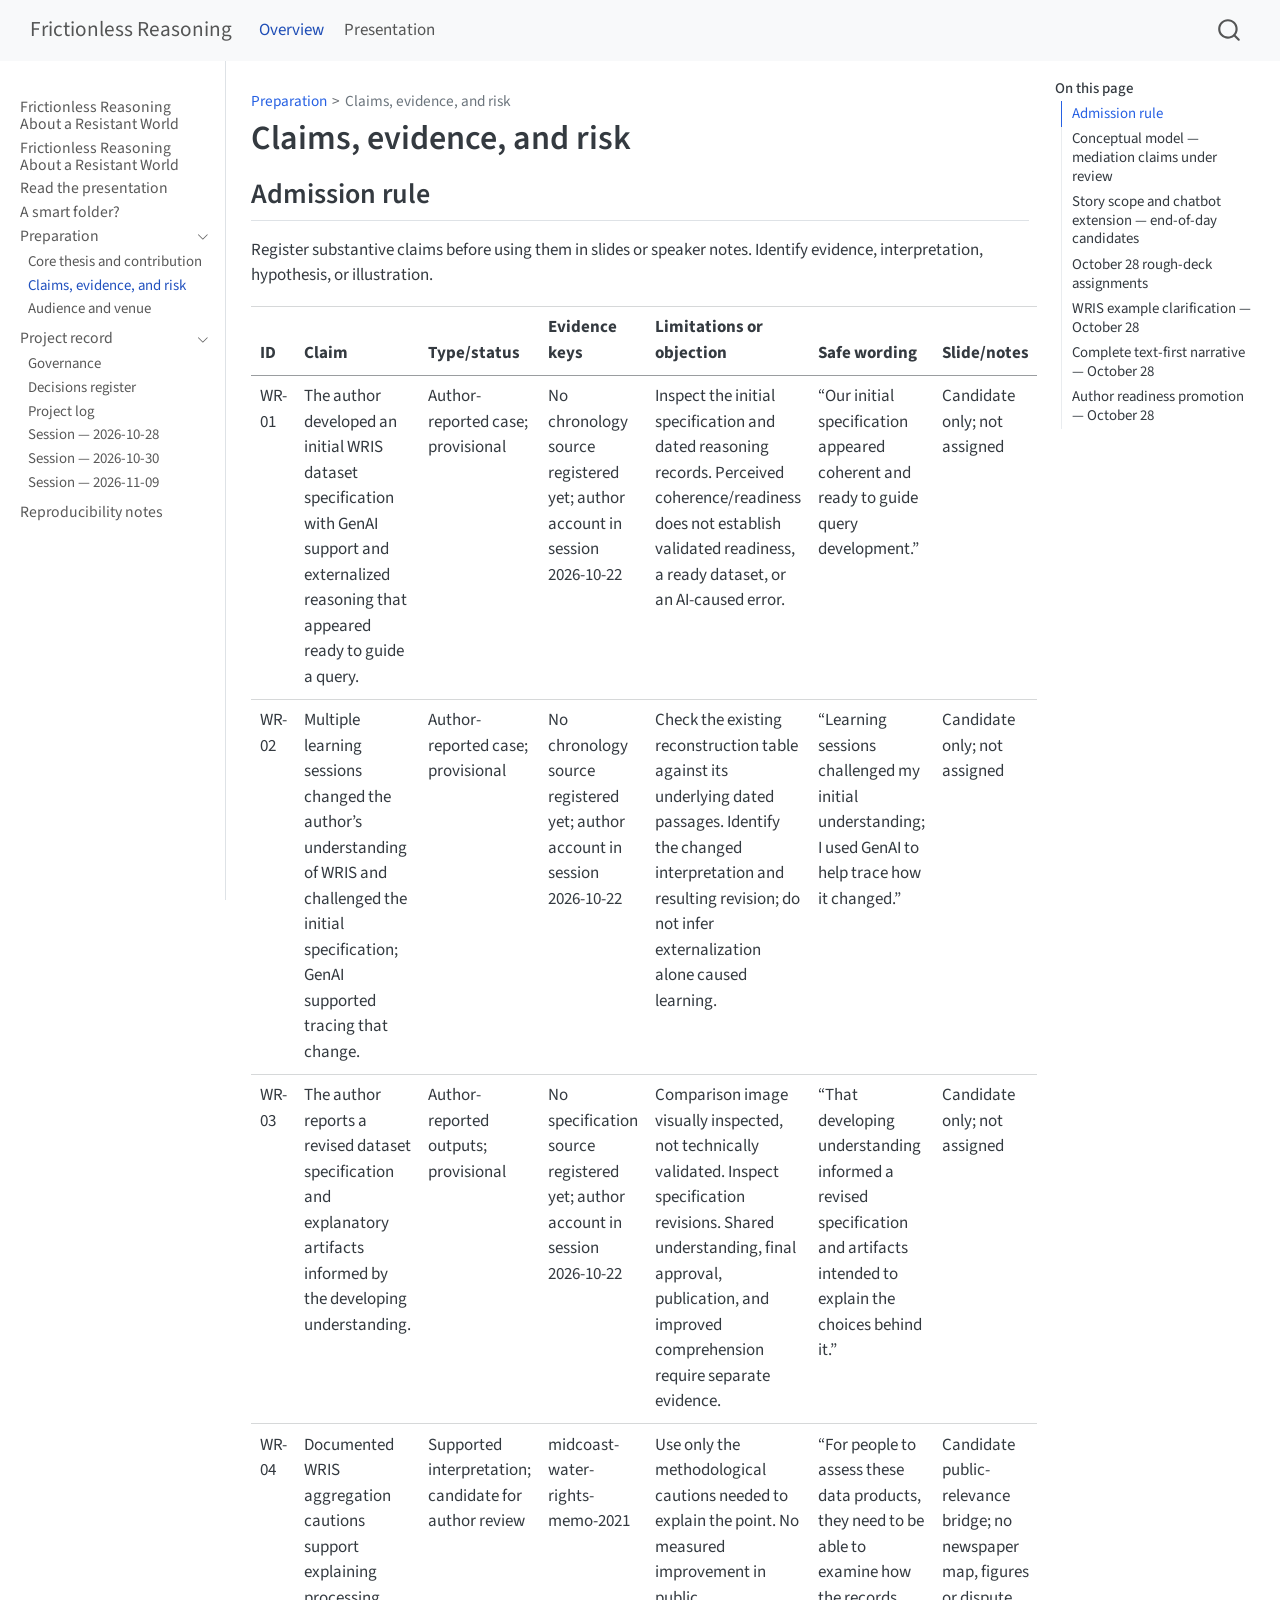
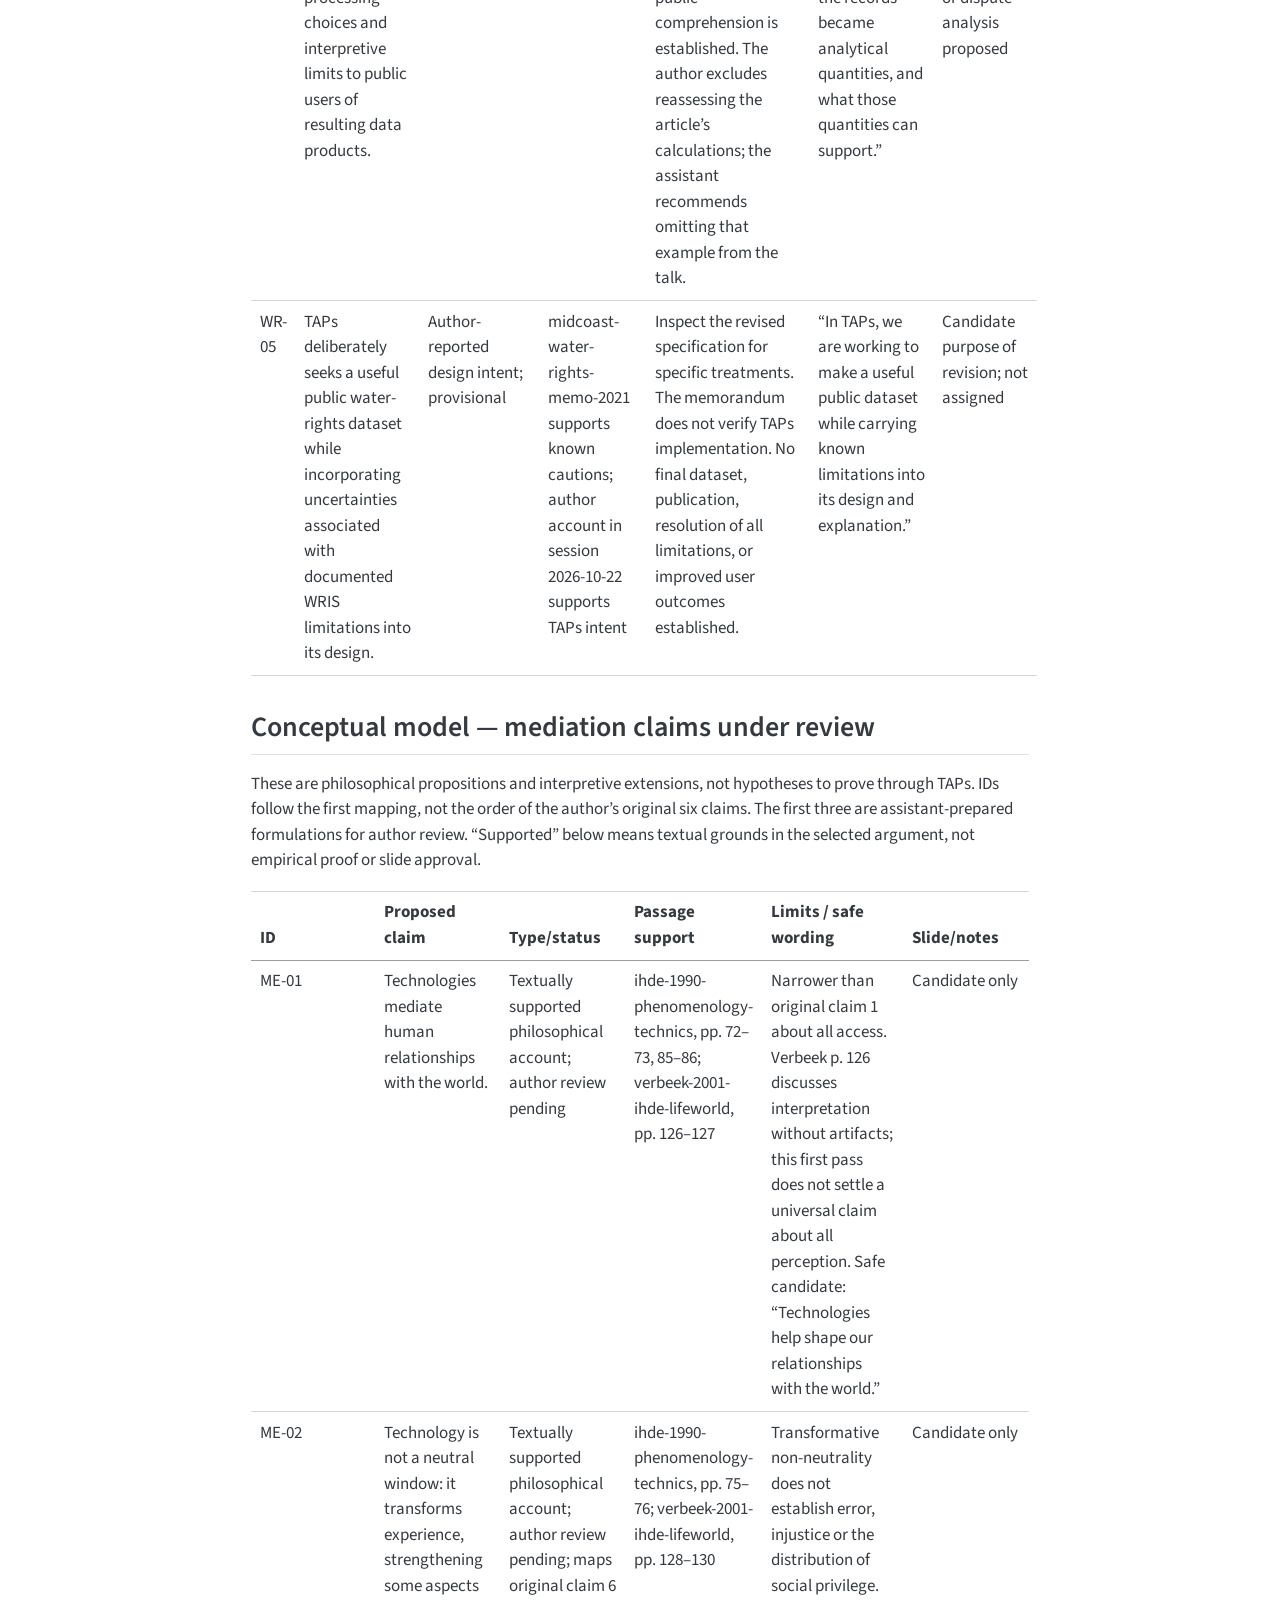
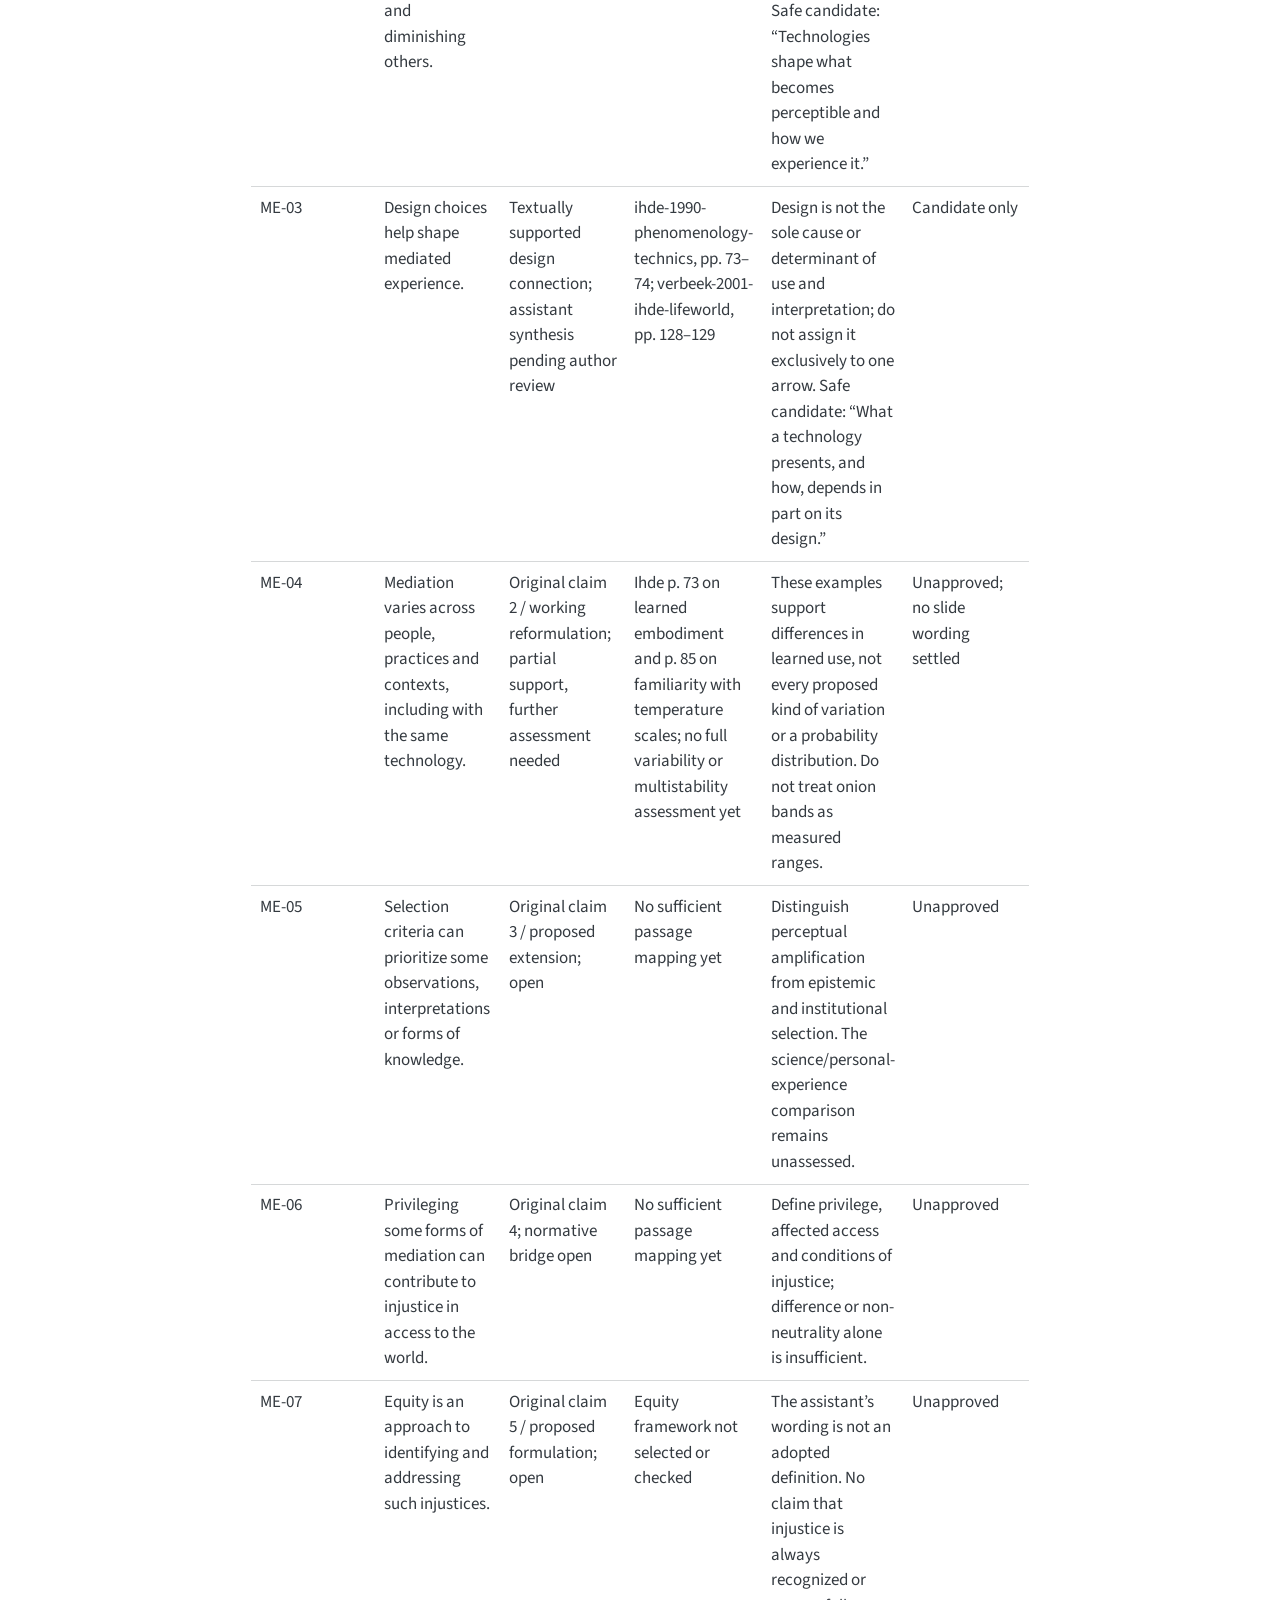
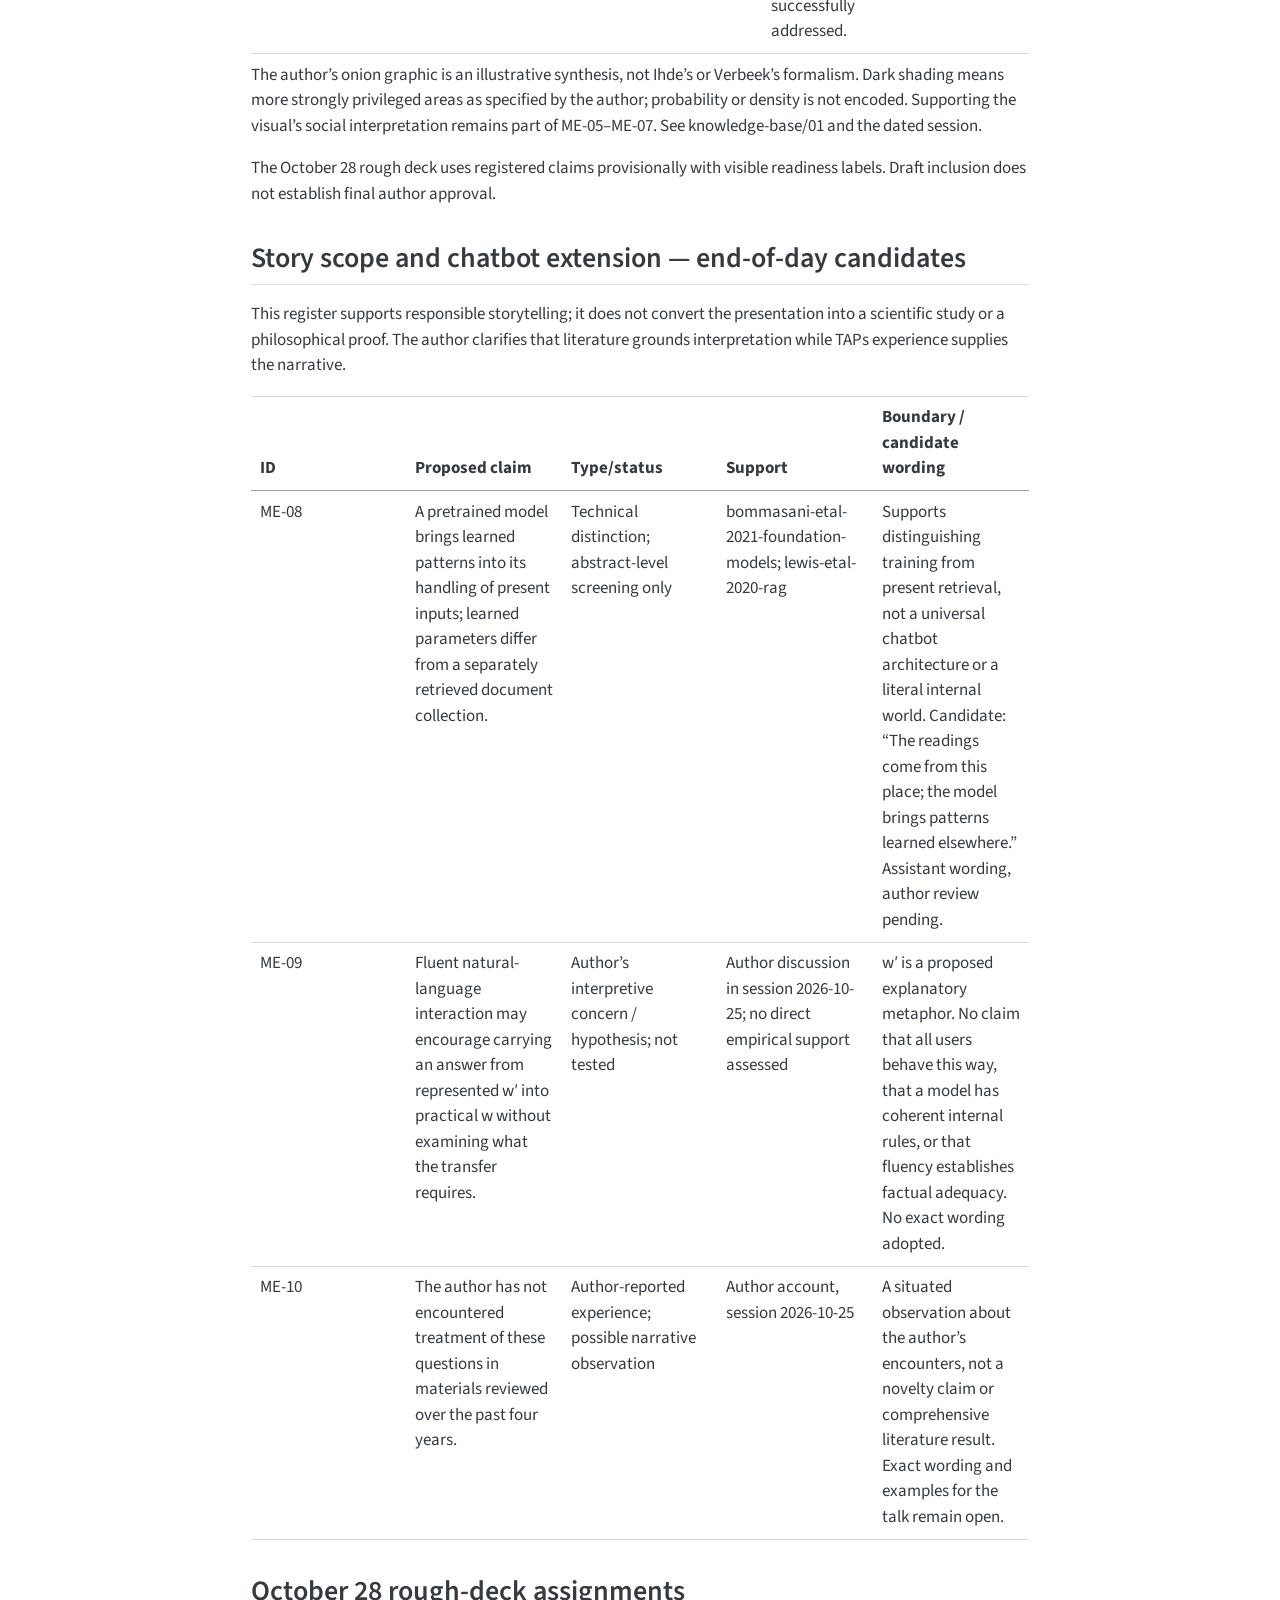
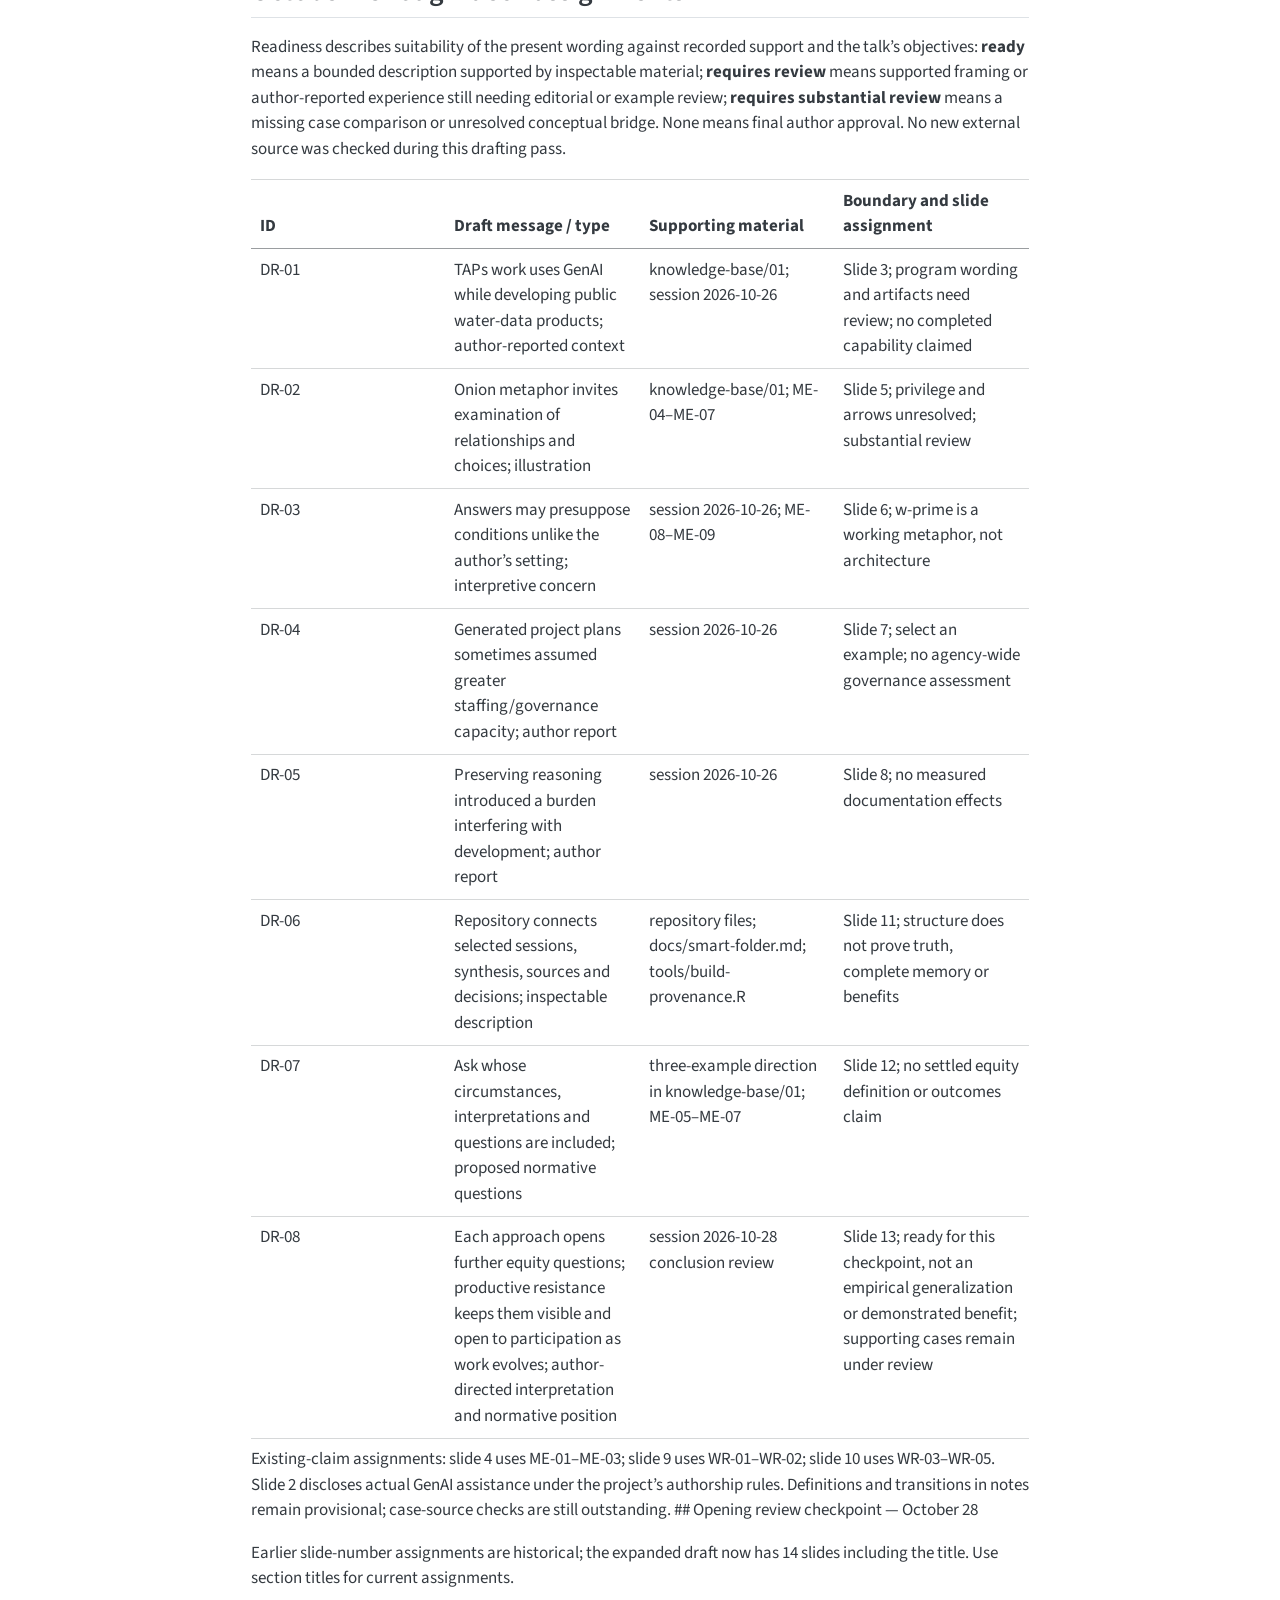
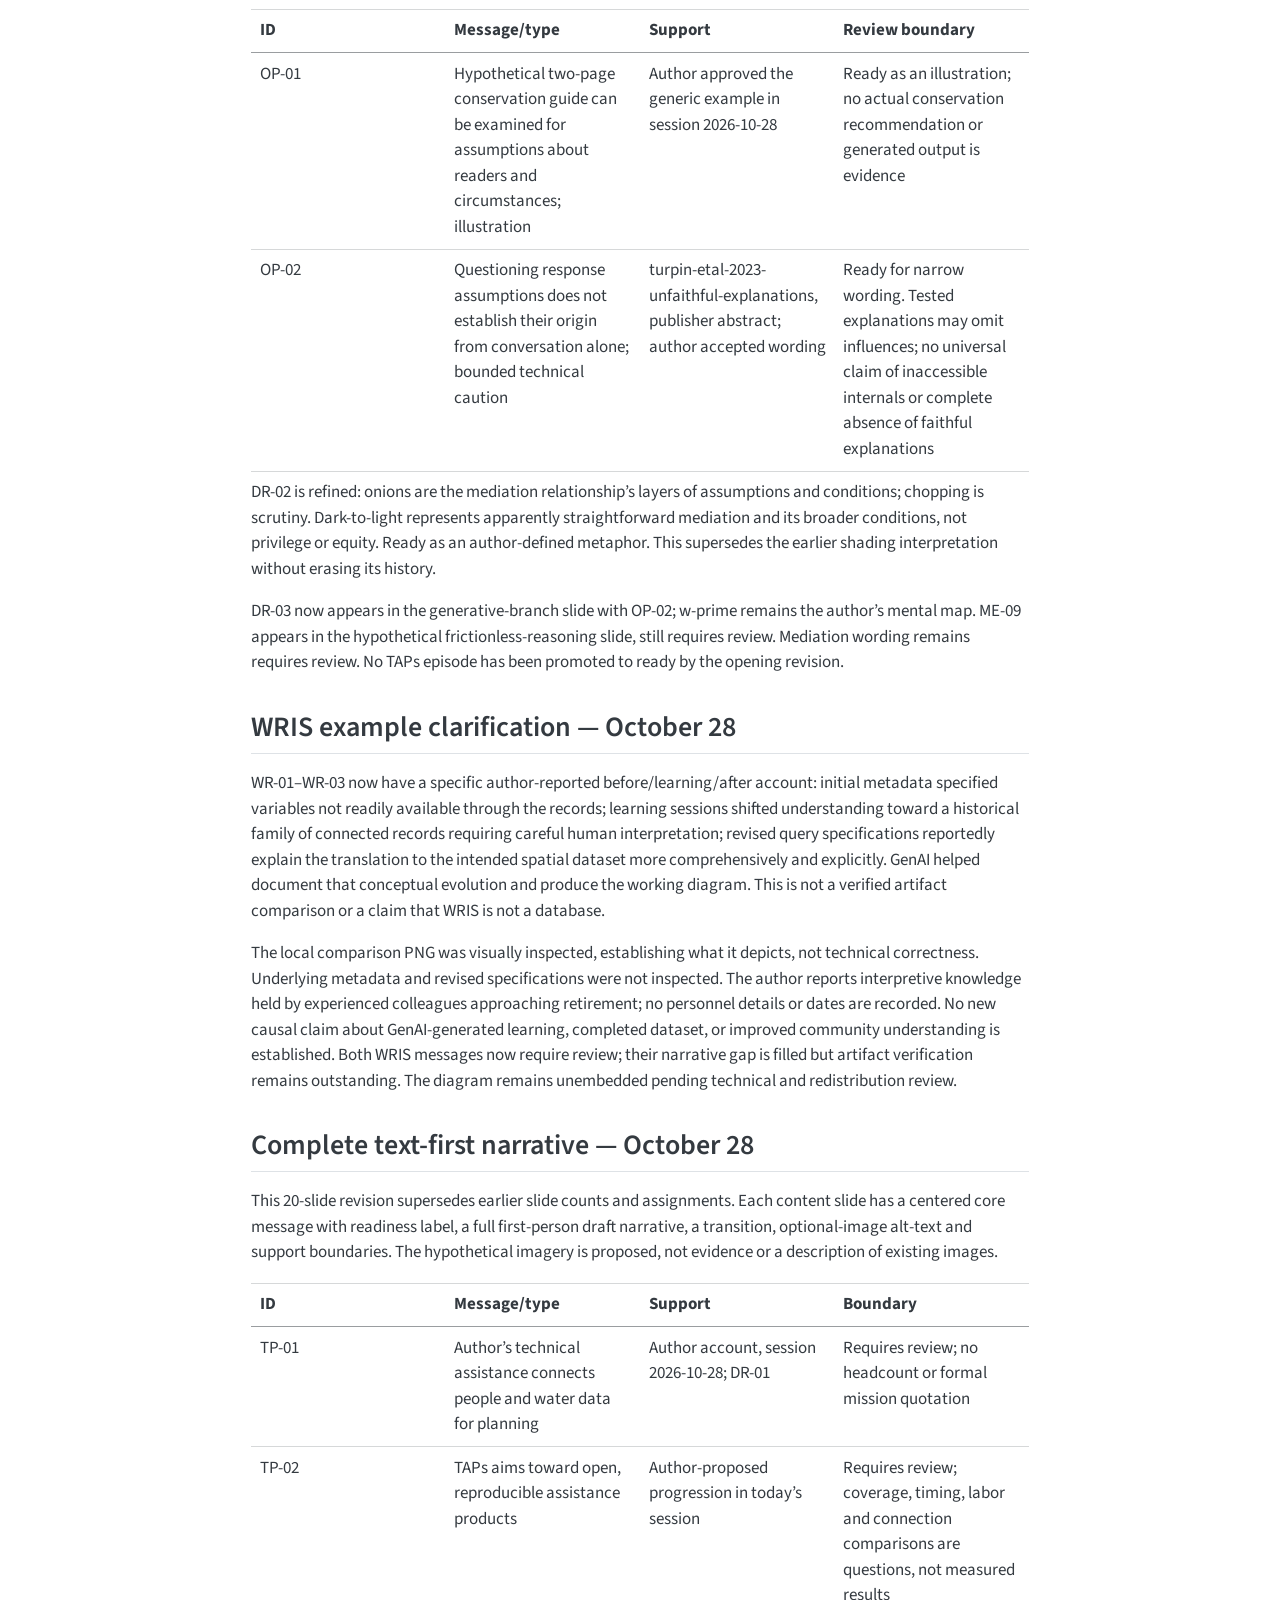
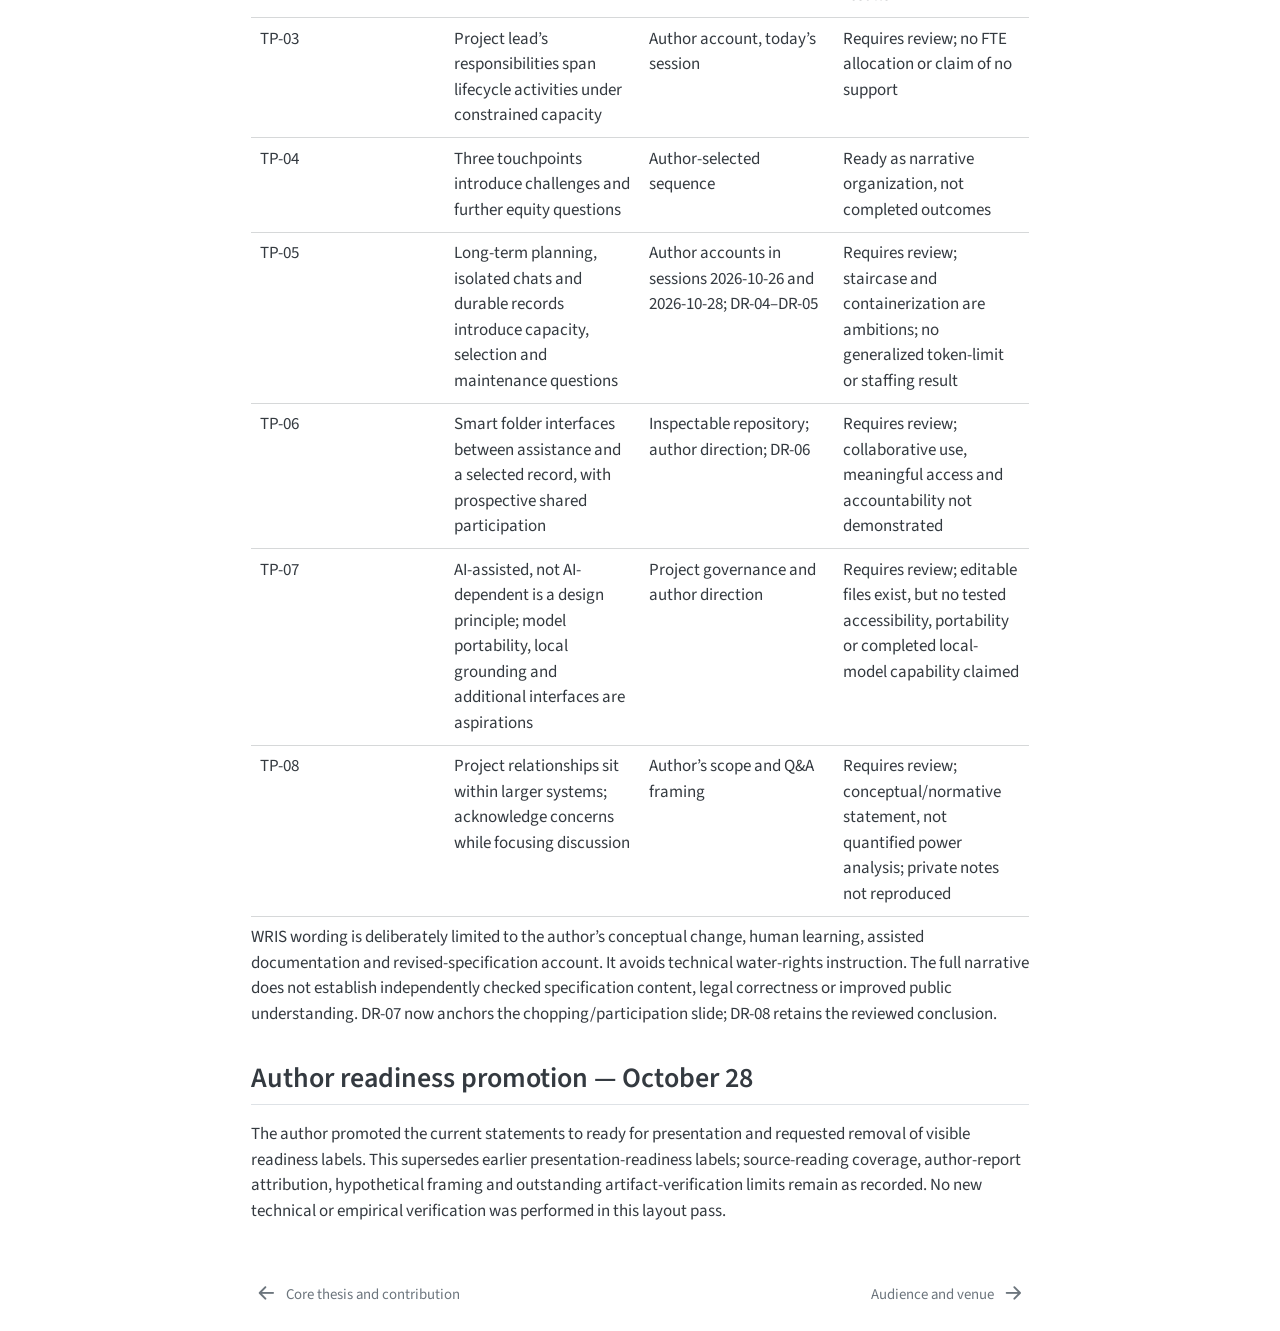
<file: knowledge-base/04_claims-evidence-risk-register.html>
<!DOCTYPE html>
<html xmlns="http://www.w3.org/1999/xhtml" lang="en" xml:lang="en"><head>

<meta charset="utf-8">
<meta name="generator" content="quarto-1.10.18">

<meta name="viewport" content="width=device-width, initial-scale=1.0, user-scalable=yes">


<title>Claims, evidence, and risk – Frictionless Reasoning</title>
<style>
/* Default styles provided by pandoc.
** See https://pandoc.org/MANUAL.html#variables-for-html for config info.
*/
span.smallcaps{font-variant: small-caps;}
div.columns{display: flex; gap: 1.5em;}
div.column{flex: auto;}
@media screen {
div.columns{gap: min(4vw, 1.5em);}
div.column{overflow-x: auto;}
}
div.hanging-indent{margin-left: 1.5em; text-indent: -1.5em;}
ul.task-list{list-style: none;}
ul.task-list li input[type="checkbox"] {
  width: 0.8em;
  margin: 0 0.8em 0.2em -1em; /* quarto-specific, see https://github.com/quarto-dev/quarto-cli/issues/4556 */ 
  vertical-align: middle;
}
</style>


<script src="../site_libs/quarto-nav/quarto-nav.js"></script>
<script src="../site_libs/quarto-nav/headroom.min.js"></script>
<script src="../site_libs/clipboard/clipboard.min.js"></script>
<script src="../site_libs/quarto-search/autocomplete.umd.js"></script>
<script src="../site_libs/quarto-search/fuse.min.js"></script>
<script src="../site_libs/quarto-search/quarto-search.js"></script>
<meta name="quarto:offset" content="../">
<link href="../knowledge-base/08_audience-and-venue.html" rel="next">
<link href="../knowledge-base/01_core-thesis-and-contribution.html" rel="prev">
<script src="../site_libs/quarto-html/quarto.js" type="module"></script>
<script src="../site_libs/quarto-html/tabsets/tabsets.js" type="module"></script>
<script src="../site_libs/quarto-html/popper.min.js"></script>
<script src="../site_libs/quarto-html/tippy.umd.min.js"></script>
<script src="../site_libs/quarto-html/anchor.min.js"></script>
<link href="../site_libs/quarto-html/tippy.css" rel="stylesheet">
<link href="../site_libs/quarto-html/quarto-syntax-highlighting-64a204ab8560d761af7679ceaba22944.css" rel="stylesheet" id="quarto-text-highlighting-styles">
<script src="../site_libs/bootstrap/bootstrap.min.js"></script>
<link href="../site_libs/bootstrap/bootstrap-icons.css" rel="stylesheet">
<link href="../site_libs/bootstrap/bootstrap-4e663f3a4ff1a491e18bd6a28adf0390.min.css" rel="stylesheet" append-hash="true" id="quarto-bootstrap" data-mode="light">
<script id="quarto-search-options" type="application/json">{
  "location": "navbar",
  "copy-button": false,
  "collapse-after": 3,
  "panel-placement": "end",
  "type": "overlay",
  "limit": 50,
  "keyboard-shortcut": [
    "f",
    "/",
    "s"
  ],
  "show-item-context": false,
  "language": {
    "search-no-results-text": "No results",
    "search-matching-documents-text": "matching documents",
    "search-copy-link-title": "Copy link to search",
    "search-hide-matches-text": "Hide additional matches",
    "search-more-match-text": "more match in this document",
    "search-more-matches-text": "more matches in this document",
    "search-clear-button-title": "Clear",
    "search-text-placeholder": "",
    "search-detached-cancel-button-title": "Cancel",
    "search-submit-button-title": "Submit",
    "search-label": "Search"
  }
}</script>


</head>

<body class="nav-sidebar docked nav-fixed quarto-light">

<div id="quarto-search-results"></div>
  <header id="quarto-header" class="headroom fixed-top">
    <nav class="navbar navbar-expand-lg " data-bs-theme="dark">
      <div class="navbar-container container-fluid">
      <div class="navbar-brand-container mx-auto">
    <a class="navbar-brand" href="../index.html">
    <span class="navbar-title">Frictionless Reasoning</span>
    </a>
  </div>
            <div id="quarto-search" class="" title="Search"></div>
          <button class="navbar-toggler" type="button" data-bs-toggle="collapse" data-bs-target="#navbarCollapse" aria-controls="navbarCollapse" role="menu" aria-expanded="false" aria-label="Toggle navigation" onclick="if (window.quartoToggleHeadroom) { window.quartoToggleHeadroom(); }">
  <span class="navbar-toggler-icon"></span>
</button>
          <div class="collapse navbar-collapse" id="navbarCollapse">
            <ul class="navbar-nav navbar-nav-scroll me-auto">
  <li class="nav-item">
    <a class="nav-link active" href="../index.html" aria-current="page"> 
<span class="menu-text">Overview</span></a>
  </li>  
  <li class="nav-item">
    <a class="nav-link" href="../artifacts/talk/deck.html"> 
<span class="menu-text">Presentation</span></a>
  </li>  
</ul>
          </div> <!-- /navcollapse -->
            <div class="quarto-navbar-tools">
</div>
      </div> <!-- /container-fluid -->
    </nav>
  <nav class="quarto-secondary-nav">
    <div class="container-fluid d-flex">
      <button type="button" class="quarto-btn-toggle btn" data-bs-toggle="collapse" role="button" data-bs-target=".quarto-sidebar-collapse-item" aria-controls="quarto-sidebar" aria-expanded="false" aria-label="Toggle sidebar navigation" onclick="if (window.quartoToggleHeadroom) { window.quartoToggleHeadroom(); }">
        <i class="bi bi-layout-text-sidebar-reverse"></i>
      </button>
        <nav class="quarto-page-breadcrumbs" aria-label="breadcrumb"><ol class="breadcrumb"><li class="breadcrumb-item"><a href="../knowledge-base/01_core-thesis-and-contribution.html">Preparation</a></li><li class="breadcrumb-item"><a href="../knowledge-base/04_claims-evidence-risk-register.html">Claims, evidence, and risk</a></li></ol></nav>
        <a class="flex-grow-1" role="navigation" data-bs-toggle="collapse" data-bs-target=".quarto-sidebar-collapse-item" aria-controls="quarto-sidebar" aria-expanded="false" aria-label="Toggle sidebar navigation" onclick="if (window.quartoToggleHeadroom) { window.quartoToggleHeadroom(); }">      
        </a>
    </div>
  </nav>
</header>
<!-- content -->
<div id="quarto-content" class="quarto-container page-columns page-rows-contents page-layout-article page-navbar">
<!-- sidebar -->
  <nav id="quarto-sidebar" class="sidebar collapse collapse-horizontal quarto-sidebar-collapse-item sidebar-navigation docked overflow-auto">
    <div class="sidebar-menu-container"> 
    <ul class="list-unstyled mt-1">
        <li class="sidebar-item">
  <div class="sidebar-item-container"> 
  <a href="../index.html" class="sidebar-item-text sidebar-link">
 <span class="menu-text">Frictionless Reasoning About a Resistant World</span></a>
  </div>
</li>
        <li class="sidebar-item">
  <div class="sidebar-item-container"> 
  <a href="../artifacts/talk/deck.html" class="sidebar-item-text sidebar-link">
 <span class="menu-text">Frictionless Reasoning About a Resistant World</span></a>
  </div>
</li>
        <li class="sidebar-item">
  <div class="sidebar-item-container"> 
  <a href="../artifacts/talk/read.html" class="sidebar-item-text sidebar-link">
 <span class="menu-text">Read the presentation</span></a>
  </div>
</li>
        <li class="sidebar-item">
  <div class="sidebar-item-container"> 
  <a href="../docs/smart-folder.html" class="sidebar-item-text sidebar-link">
 <span class="menu-text">A smart folder?</span></a>
  </div>
</li>
        <li class="sidebar-item sidebar-item-section">
      <div class="sidebar-item-container"> 
            <a class="sidebar-item-text sidebar-link text-start" data-bs-toggle="collapse" data-bs-target="#quarto-sidebar-section-1" role="navigation" aria-expanded="true">
 <span class="menu-text">Preparation</span></a>
          <a class="sidebar-item-toggle text-start" data-bs-toggle="collapse" data-bs-target="#quarto-sidebar-section-1" role="navigation" aria-expanded="true" aria-label="Toggle section">
            <i class="bi bi-chevron-right ms-2"></i>
          </a> 
      </div>
      <ul id="quarto-sidebar-section-1" class="collapse list-unstyled sidebar-section depth1 show">  
          <li class="sidebar-item">
  <div class="sidebar-item-container"> 
  <a href="../knowledge-base/01_core-thesis-and-contribution.html" class="sidebar-item-text sidebar-link">
 <span class="menu-text">Core thesis and contribution</span></a>
  </div>
</li>
          <li class="sidebar-item">
  <div class="sidebar-item-container"> 
  <a href="../knowledge-base/04_claims-evidence-risk-register.html" class="sidebar-item-text sidebar-link active">
 <span class="menu-text">Claims, evidence, and risk</span></a>
  </div>
</li>
          <li class="sidebar-item">
  <div class="sidebar-item-container"> 
  <a href="../knowledge-base/08_audience-and-venue.html" class="sidebar-item-text sidebar-link">
 <span class="menu-text">Audience and venue</span></a>
  </div>
</li>
      </ul>
  </li>
        <li class="sidebar-item sidebar-item-section">
      <div class="sidebar-item-container"> 
            <a class="sidebar-item-text sidebar-link text-start" data-bs-toggle="collapse" data-bs-target="#quarto-sidebar-section-2" role="navigation" aria-expanded="true">
 <span class="menu-text">Project record</span></a>
          <a class="sidebar-item-toggle text-start" data-bs-toggle="collapse" data-bs-target="#quarto-sidebar-section-2" role="navigation" aria-expanded="true" aria-label="Toggle section">
            <i class="bi bi-chevron-right ms-2"></i>
          </a> 
      </div>
      <ul id="quarto-sidebar-section-2" class="collapse list-unstyled sidebar-section depth1 show">  
          <li class="sidebar-item">
  <div class="sidebar-item-container"> 
  <a href="../admin/governance.html" class="sidebar-item-text sidebar-link">
 <span class="menu-text">Governance</span></a>
  </div>
</li>
          <li class="sidebar-item">
  <div class="sidebar-item-container"> 
  <a href="../admin/decisions-register.html" class="sidebar-item-text sidebar-link">
 <span class="menu-text">Decisions register</span></a>
  </div>
</li>
          <li class="sidebar-item">
  <div class="sidebar-item-container"> 
  <a href="../admin/project-log.html" class="sidebar-item-text sidebar-link">
 <span class="menu-text">Project log</span></a>
  </div>
</li>
          <li class="sidebar-item">
  <div class="sidebar-item-container"> 
  <a href="../sessions/2026-10-28.html" class="sidebar-item-text sidebar-link">
 <span class="menu-text">Session — 2026-10-28</span></a>
  </div>
</li>
          <li class="sidebar-item">
  <div class="sidebar-item-container"> 
  <a href="../sessions/2026-10-30.html" class="sidebar-item-text sidebar-link">
 <span class="menu-text">Session — 2026-10-30</span></a>
  </div>
</li>
          <li class="sidebar-item">
  <div class="sidebar-item-container"> 
  <a href="../sessions/2026-11-09.html" class="sidebar-item-text sidebar-link">
 <span class="menu-text">Session — 2026-11-09</span></a>
  </div>
</li>
      </ul>
  </li>
        <li class="sidebar-item">
  <div class="sidebar-item-container"> 
  <a href="../docs/reproducibility-notes.html" class="sidebar-item-text sidebar-link">
 <span class="menu-text">Reproducibility notes</span></a>
  </div>
</li>
    </ul>
    </div>
</nav>
<div id="quarto-sidebar-glass" class="quarto-sidebar-collapse-item" data-bs-toggle="collapse" data-bs-target=".quarto-sidebar-collapse-item"></div>
<!-- margin-sidebar -->
    <div id="quarto-margin-sidebar" class="sidebar margin-sidebar">
        <nav id="TOC" role="doc-toc" class="toc-active">
    <h2 id="toc-title">On this page</h2>
   
  <ul>
  <li><a href="#admission-rule" id="toc-admission-rule" class="nav-link active" data-scroll-target="#admission-rule">Admission rule</a></li>
  <li><a href="#conceptual-model-mediation-claims-under-review" id="toc-conceptual-model-mediation-claims-under-review" class="nav-link" data-scroll-target="#conceptual-model-mediation-claims-under-review">Conceptual model — mediation claims under review</a></li>
  <li><a href="#story-scope-and-chatbot-extension-end-of-day-candidates" id="toc-story-scope-and-chatbot-extension-end-of-day-candidates" class="nav-link" data-scroll-target="#story-scope-and-chatbot-extension-end-of-day-candidates">Story scope and chatbot extension — end-of-day candidates</a></li>
  <li><a href="#october-28-rough-deck-assignments" id="toc-october-28-rough-deck-assignments" class="nav-link" data-scroll-target="#october-28-rough-deck-assignments">October 28 rough-deck assignments</a></li>
  <li><a href="#wris-example-clarification-october-28" id="toc-wris-example-clarification-october-28" class="nav-link" data-scroll-target="#wris-example-clarification-october-28">WRIS example clarification — October 28</a></li>
  <li><a href="#complete-text-first-narrative-october-28" id="toc-complete-text-first-narrative-october-28" class="nav-link" data-scroll-target="#complete-text-first-narrative-october-28">Complete text-first narrative — October 28</a></li>
  <li><a href="#author-readiness-promotion-october-28" id="toc-author-readiness-promotion-october-28" class="nav-link" data-scroll-target="#author-readiness-promotion-october-28">Author readiness promotion — October 28</a></li>
  </ul>
</nav>
    </div>
<!-- main -->
<main class="content" id="quarto-document-content">

<header id="title-block-header" class="quarto-title-block default"><nav class="quarto-page-breadcrumbs quarto-title-breadcrumbs d-none d-lg-block" aria-label="breadcrumb"><ol class="breadcrumb"><li class="breadcrumb-item"><a href="../knowledge-base/01_core-thesis-and-contribution.html">Preparation</a></li><li class="breadcrumb-item"><a href="../knowledge-base/04_claims-evidence-risk-register.html">Claims, evidence, and risk</a></li></ol></nav>
<div class="quarto-title">
<h1 class="title">Claims, evidence, and risk</h1>
</div>



<div class="quarto-title-meta">

    
  
    
  </div>
  


</header>


<section id="admission-rule" class="level2">
<h2 class="anchored" data-anchor-id="admission-rule">Admission rule</h2>
<p>Register substantive claims before using them in slides or speaker notes. Identify evidence, interpretation, hypothesis, or illustration.</p>
<table class="caption-top table">
<colgroup>
<col style="width: 14%">
<col style="width: 14%">
<col style="width: 14%">
<col style="width: 14%">
<col style="width: 14%">
<col style="width: 14%">
<col style="width: 14%">
</colgroup>
<thead>
<tr class="header">
<th>ID</th>
<th>Claim</th>
<th>Type/status</th>
<th>Evidence keys</th>
<th>Limitations or objection</th>
<th>Safe wording</th>
<th>Slide/notes</th>
</tr>
</thead>
<tbody>
<tr class="odd">
<td>WR-01</td>
<td>The author developed an initial WRIS dataset specification with GenAI support and externalized reasoning that appeared ready to guide a query.</td>
<td>Author-reported case; provisional</td>
<td>No chronology source registered yet; author account in session 2026-10-22</td>
<td>Inspect the initial specification and dated reasoning records. Perceived coherence/readiness does not establish validated readiness, a ready dataset, or an AI-caused error.</td>
<td>“Our initial specification appeared coherent and ready to guide query development.”</td>
<td>Candidate only; not assigned</td>
</tr>
<tr class="even">
<td>WR-02</td>
<td>Multiple learning sessions changed the author’s understanding of WRIS and challenged the initial specification; GenAI supported tracing that change.</td>
<td>Author-reported case; provisional</td>
<td>No chronology source registered yet; author account in session 2026-10-22</td>
<td>Check the existing reconstruction table against its underlying dated passages. Identify the changed interpretation and resulting revision; do not infer externalization alone caused learning.</td>
<td>“Learning sessions challenged my initial understanding; I used GenAI to help trace how it changed.”</td>
<td>Candidate only; not assigned</td>
</tr>
<tr class="odd">
<td>WR-03</td>
<td>The author reports a revised dataset specification and explanatory artifacts informed by the developing understanding.</td>
<td>Author-reported outputs; provisional</td>
<td>No specification source registered yet; author account in session 2026-10-22</td>
<td>Comparison image visually inspected, not technically validated. Inspect specification revisions. Shared understanding, final approval, publication, and improved comprehension require separate evidence.</td>
<td>“That developing understanding informed a revised specification and artifacts intended to explain the choices behind it.”</td>
<td>Candidate only; not assigned</td>
</tr>
<tr class="even">
<td>WR-04</td>
<td>Documented WRIS aggregation cautions support explaining processing choices and interpretive limits to public users of resulting data products.</td>
<td>Supported interpretation; candidate for author review</td>
<td>midcoast-water-rights-memo-2021</td>
<td>Use only the methodological cautions needed to explain the point. No measured improvement in public comprehension is established. The author excludes reassessing the article’s calculations; the assistant recommends omitting that example from the talk.</td>
<td>“For people to assess these data products, they need to be able to examine how the records became analytical quantities, and what those quantities can support.”</td>
<td>Candidate public-relevance bridge; no newspaper map, figures or dispute analysis proposed</td>
</tr>
<tr class="odd">
<td>WR-05</td>
<td>TAPs deliberately seeks a useful public water-rights dataset while incorporating uncertainties associated with documented WRIS limitations into its design.</td>
<td>Author-reported design intent; provisional</td>
<td>midcoast-water-rights-memo-2021 supports known cautions; author account in session 2026-10-22 supports TAPs intent</td>
<td>Inspect the revised specification for specific treatments. The memorandum does not verify TAPs implementation. No final dataset, publication, resolution of all limitations, or improved user outcomes established.</td>
<td>“In TAPs, we are working to make a useful public dataset while carrying known limitations into its design and explanation.”</td>
<td>Candidate purpose of revision; not assigned</td>
</tr>
</tbody>
</table>
</section>
<section id="conceptual-model-mediation-claims-under-review" class="level2">
<h2 class="anchored" data-anchor-id="conceptual-model-mediation-claims-under-review">Conceptual model — mediation claims under review</h2>
<p>These are philosophical propositions and interpretive extensions, not hypotheses to prove through TAPs. IDs follow the first mapping, not the order of the author’s original six claims. The first three are assistant-prepared formulations for author review. “Supported” below means textual grounds in the selected argument, not empirical proof or slide approval.</p>
<table class="caption-top table">
<colgroup>
<col style="width: 16%">
<col style="width: 16%">
<col style="width: 16%">
<col style="width: 16%">
<col style="width: 16%">
<col style="width: 16%">
</colgroup>
<thead>
<tr class="header">
<th>ID</th>
<th>Proposed claim</th>
<th>Type/status</th>
<th>Passage support</th>
<th>Limits / safe wording</th>
<th>Slide/notes</th>
</tr>
</thead>
<tbody>
<tr class="odd">
<td>ME-01</td>
<td>Technologies mediate human relationships with the world.</td>
<td>Textually supported philosophical account; author review pending</td>
<td>ihde-1990-phenomenology-technics, pp.&nbsp;72–73, 85–86; verbeek-2001-ihde-lifeworld, pp.&nbsp;126–127</td>
<td>Narrower than original claim 1 about all access. Verbeek p.&nbsp;126 discusses interpretation without artifacts; this first pass does not settle a universal claim about all perception. Safe candidate: “Technologies help shape our relationships with the world.”</td>
<td>Candidate only</td>
</tr>
<tr class="even">
<td>ME-02</td>
<td>Technology is not a neutral window: it transforms experience, strengthening some aspects and diminishing others.</td>
<td>Textually supported philosophical account; author review pending; maps original claim 6</td>
<td>ihde-1990-phenomenology-technics, pp.&nbsp;75–76; verbeek-2001-ihde-lifeworld, pp.&nbsp;128–130</td>
<td>Transformative non-neutrality does not establish error, injustice or the distribution of social privilege. Safe candidate: “Technologies shape what becomes perceptible and how we experience it.”</td>
<td>Candidate only</td>
</tr>
<tr class="odd">
<td>ME-03</td>
<td>Design choices help shape mediated experience.</td>
<td>Textually supported design connection; assistant synthesis pending author review</td>
<td>ihde-1990-phenomenology-technics, pp.&nbsp;73–74; verbeek-2001-ihde-lifeworld, pp.&nbsp;128–129</td>
<td>Design is not the sole cause or determinant of use and interpretation; do not assign it exclusively to one arrow. Safe candidate: “What a technology presents, and how, depends in part on its design.”</td>
<td>Candidate only</td>
</tr>
<tr class="even">
<td>ME-04</td>
<td>Mediation varies across people, practices and contexts, including with the same technology.</td>
<td>Original claim 2 / working reformulation; partial support, further assessment needed</td>
<td>Ihde p.&nbsp;73 on learned embodiment and p.&nbsp;85 on familiarity with temperature scales; no full variability or multistability assessment yet</td>
<td>These examples support differences in learned use, not every proposed kind of variation or a probability distribution. Do not treat onion bands as measured ranges.</td>
<td>Unapproved; no slide wording settled</td>
</tr>
<tr class="odd">
<td>ME-05</td>
<td>Selection criteria can prioritize some observations, interpretations or forms of knowledge.</td>
<td>Original claim 3 / proposed extension; open</td>
<td>No sufficient passage mapping yet</td>
<td>Distinguish perceptual amplification from epistemic and institutional selection. The science/personal-experience comparison remains unassessed.</td>
<td>Unapproved</td>
</tr>
<tr class="even">
<td>ME-06</td>
<td>Privileging some forms of mediation can contribute to injustice in access to the world.</td>
<td>Original claim 4; normative bridge open</td>
<td>No sufficient passage mapping yet</td>
<td>Define privilege, affected access and conditions of injustice; difference or non-neutrality alone is insufficient.</td>
<td>Unapproved</td>
</tr>
<tr class="odd">
<td>ME-07</td>
<td>Equity is an approach to identifying and addressing such injustices.</td>
<td>Original claim 5 / proposed formulation; open</td>
<td>Equity framework not selected or checked</td>
<td>The assistant’s wording is not an adopted definition. No claim that injustice is always recognized or successfully addressed.</td>
<td>Unapproved</td>
</tr>
</tbody>
</table>
<p>The author’s onion graphic is an illustrative synthesis, not Ihde’s or Verbeek’s formalism. Dark shading means more strongly privileged areas as specified by the author; probability or density is not encoded. Supporting the visual’s social interpretation remains part of ME-05–ME-07. See knowledge-base/01 and the dated session.</p>
<p>The October 28 rough deck uses registered claims provisionally with visible readiness labels. Draft inclusion does not establish final author approval.</p>
</section>
<section id="story-scope-and-chatbot-extension-end-of-day-candidates" class="level2">
<h2 class="anchored" data-anchor-id="story-scope-and-chatbot-extension-end-of-day-candidates">Story scope and chatbot extension — end-of-day candidates</h2>
<p>This register supports responsible storytelling; it does not convert the presentation into a scientific study or a philosophical proof. The author clarifies that literature grounds interpretation while TAPs experience supplies the narrative.</p>
<table class="caption-top table">
<colgroup>
<col style="width: 20%">
<col style="width: 20%">
<col style="width: 20%">
<col style="width: 20%">
<col style="width: 20%">
</colgroup>
<thead>
<tr class="header">
<th>ID</th>
<th>Proposed claim</th>
<th>Type/status</th>
<th>Support</th>
<th>Boundary / candidate wording</th>
</tr>
</thead>
<tbody>
<tr class="odd">
<td>ME-08</td>
<td>A pretrained model brings learned patterns into its handling of present inputs; learned parameters differ from a separately retrieved document collection.</td>
<td>Technical distinction; abstract-level screening only</td>
<td>bommasani-etal-2021-foundation-models; lewis-etal-2020-rag</td>
<td>Supports distinguishing training from present retrieval, not a universal chatbot architecture or a literal internal world. Candidate: “The readings come from this place; the model brings patterns learned elsewhere.” Assistant wording, author review pending.</td>
</tr>
<tr class="even">
<td>ME-09</td>
<td>Fluent natural-language interaction may encourage carrying an answer from represented w′ into practical w without examining what the transfer requires.</td>
<td>Author’s interpretive concern / hypothesis; not tested</td>
<td>Author discussion in session 2026-10-25; no direct empirical support assessed</td>
<td>w′ is a proposed explanatory metaphor. No claim that all users behave this way, that a model has coherent internal rules, or that fluency establishes factual adequacy. No exact wording adopted.</td>
</tr>
<tr class="odd">
<td>ME-10</td>
<td>The author has not encountered treatment of these questions in materials reviewed over the past four years.</td>
<td>Author-reported experience; possible narrative observation</td>
<td>Author account, session 2026-10-25</td>
<td>A situated observation about the author’s encounters, not a novelty claim or comprehensive literature result. Exact wording and examples for the talk remain open.</td>
</tr>
</tbody>
</table>
</section>
<section id="october-28-rough-deck-assignments" class="level2">
<h2 class="anchored" data-anchor-id="october-28-rough-deck-assignments">October 28 rough-deck assignments</h2>
<p>Readiness describes suitability of the present wording against recorded support and the talk’s objectives: <strong>ready</strong> means a bounded description supported by inspectable material; <strong>requires review</strong> means supported framing or author-reported experience still needing editorial or example review; <strong>requires substantial review</strong> means a missing case comparison or unresolved conceptual bridge. None means final author approval. No new external source was checked during this drafting pass.</p>
<table class="caption-top table">
<colgroup>
<col style="width: 25%">
<col style="width: 25%">
<col style="width: 25%">
<col style="width: 25%">
</colgroup>
<thead>
<tr class="header">
<th>ID</th>
<th>Draft message / type</th>
<th>Supporting material</th>
<th>Boundary and slide assignment</th>
</tr>
</thead>
<tbody>
<tr class="odd">
<td>DR-01</td>
<td>TAPs work uses GenAI while developing public water-data products; author-reported context</td>
<td>knowledge-base/01; session 2026-10-26</td>
<td>Slide 3; program wording and artifacts need review; no completed capability claimed</td>
</tr>
<tr class="even">
<td>DR-02</td>
<td>Onion metaphor invites examination of relationships and choices; illustration</td>
<td>knowledge-base/01; ME-04–ME-07</td>
<td>Slide 5; privilege and arrows unresolved; substantial review</td>
</tr>
<tr class="odd">
<td>DR-03</td>
<td>Answers may presuppose conditions unlike the author’s setting; interpretive concern</td>
<td>session 2026-10-26; ME-08–ME-09</td>
<td>Slide 6; w-prime is a working metaphor, not architecture</td>
</tr>
<tr class="even">
<td>DR-04</td>
<td>Generated project plans sometimes assumed greater staffing/governance capacity; author report</td>
<td>session 2026-10-26</td>
<td>Slide 7; select an example; no agency-wide governance assessment</td>
</tr>
<tr class="odd">
<td>DR-05</td>
<td>Preserving reasoning introduced a burden interfering with development; author report</td>
<td>session 2026-10-26</td>
<td>Slide 8; no measured documentation effects</td>
</tr>
<tr class="even">
<td>DR-06</td>
<td>Repository connects selected sessions, synthesis, sources and decisions; inspectable description</td>
<td>repository files; docs/smart-folder.md; tools/build-provenance.R</td>
<td>Slide 11; structure does not prove truth, complete memory or benefits</td>
</tr>
<tr class="odd">
<td>DR-07</td>
<td>Ask whose circumstances, interpretations and questions are included; proposed normative questions</td>
<td>three-example direction in knowledge-base/01; ME-05–ME-07</td>
<td>Slide 12; no settled equity definition or outcomes claim</td>
</tr>
<tr class="even">
<td>DR-08</td>
<td>Each approach opens further equity questions; productive resistance keeps them visible and open to participation as work evolves; author-directed interpretation and normative position</td>
<td>session 2026-10-28 conclusion review</td>
<td>Slide 13; ready for this checkpoint, not an empirical generalization or demonstrated benefit; supporting cases remain under review</td>
</tr>
</tbody>
</table>
<p>Existing-claim assignments: slide 4 uses ME-01–ME-03; slide 9 uses WR-01–WR-02; slide 10 uses WR-03–WR-05. Slide 2 discloses actual GenAI assistance under the project’s authorship rules. Definitions and transitions in notes remain provisional; case-source checks are still outstanding. ## Opening review checkpoint — October 28</p>
<p>Earlier slide-number assignments are historical; the expanded draft now has 14 slides including the title. Use section titles for current assignments.</p>
<table class="caption-top table">
<colgroup>
<col style="width: 25%">
<col style="width: 25%">
<col style="width: 25%">
<col style="width: 25%">
</colgroup>
<thead>
<tr class="header">
<th>ID</th>
<th>Message/type</th>
<th>Support</th>
<th>Review boundary</th>
</tr>
</thead>
<tbody>
<tr class="odd">
<td>OP-01</td>
<td>Hypothetical two-page conservation guide can be examined for assumptions about readers and circumstances; illustration</td>
<td>Author approved the generic example in session 2026-10-28</td>
<td>Ready as an illustration; no actual conservation recommendation or generated output is evidence</td>
</tr>
<tr class="even">
<td>OP-02</td>
<td>Questioning response assumptions does not establish their origin from conversation alone; bounded technical caution</td>
<td>turpin-etal-2023-unfaithful-explanations, publisher abstract; author accepted wording</td>
<td>Ready for narrow wording. Tested explanations may omit influences; no universal claim of inaccessible internals or complete absence of faithful explanations</td>
</tr>
</tbody>
</table>
<p>DR-02 is refined: onions are the mediation relationship’s layers of assumptions and conditions; chopping is scrutiny. Dark-to-light represents apparently straightforward mediation and its broader conditions, not privilege or equity. Ready as an author-defined metaphor. This supersedes the earlier shading interpretation without erasing its history.</p>
<p>DR-03 now appears in the generative-branch slide with OP-02; w-prime remains the author’s mental map. ME-09 appears in the hypothetical frictionless-reasoning slide, still requires review. Mediation wording remains requires review. No TAPs episode has been promoted to ready by the opening revision.</p>
</section>
<section id="wris-example-clarification-october-28" class="level2">
<h2 class="anchored" data-anchor-id="wris-example-clarification-october-28">WRIS example clarification — October 28</h2>
<p>WR-01–WR-03 now have a specific author-reported before/learning/after account: initial metadata specified variables not readily available through the records; learning sessions shifted understanding toward a historical family of connected records requiring careful human interpretation; revised query specifications reportedly explain the translation to the intended spatial dataset more comprehensively and explicitly. GenAI helped document that conceptual evolution and produce the working diagram. This is not a verified artifact comparison or a claim that WRIS is not a database.</p>
<p>The local comparison PNG was visually inspected, establishing what it depicts, not technical correctness. Underlying metadata and revised specifications were not inspected. The author reports interpretive knowledge held by experienced colleagues approaching retirement; no personnel details or dates are recorded. No new causal claim about GenAI-generated learning, completed dataset, or improved community understanding is established. Both WRIS messages now require review; their narrative gap is filled but artifact verification remains outstanding. The diagram remains unembedded pending technical and redistribution review.</p>
</section>
<section id="complete-text-first-narrative-october-28" class="level2">
<h2 class="anchored" data-anchor-id="complete-text-first-narrative-october-28">Complete text-first narrative — October 28</h2>
<p>This 20-slide revision supersedes earlier slide counts and assignments. Each content slide has a centered core message with readiness label, a full first-person draft narrative, a transition, optional-image alt-text and support boundaries. The hypothetical imagery is proposed, not evidence or a description of existing images.</p>
<table class="caption-top table">
<colgroup>
<col style="width: 25%">
<col style="width: 25%">
<col style="width: 25%">
<col style="width: 25%">
</colgroup>
<thead>
<tr class="header">
<th>ID</th>
<th>Message/type</th>
<th>Support</th>
<th>Boundary</th>
</tr>
</thead>
<tbody>
<tr class="odd">
<td>TP-01</td>
<td>Author’s technical assistance connects people and water data for planning</td>
<td>Author account, session 2026-10-28; DR-01</td>
<td>Requires review; no headcount or formal mission quotation</td>
</tr>
<tr class="even">
<td>TP-02</td>
<td>TAPs aims toward open, reproducible assistance products</td>
<td>Author-proposed progression in today’s session</td>
<td>Requires review; coverage, timing, labor and connection comparisons are questions, not measured results</td>
</tr>
<tr class="odd">
<td>TP-03</td>
<td>Project lead’s responsibilities span lifecycle activities under constrained capacity</td>
<td>Author account, today’s session</td>
<td>Requires review; no FTE allocation or claim of no support</td>
</tr>
<tr class="even">
<td>TP-04</td>
<td>Three touchpoints introduce challenges and further equity questions</td>
<td>Author-selected sequence</td>
<td>Ready as narrative organization, not completed outcomes</td>
</tr>
<tr class="odd">
<td>TP-05</td>
<td>Long-term planning, isolated chats and durable records introduce capacity, selection and maintenance questions</td>
<td>Author accounts in sessions 2026-10-26 and 2026-10-28; DR-04–DR-05</td>
<td>Requires review; staircase and containerization are ambitions; no generalized token-limit or staffing result</td>
</tr>
<tr class="even">
<td>TP-06</td>
<td>Smart folder interfaces between assistance and a selected record, with prospective shared participation</td>
<td>Inspectable repository; author direction; DR-06</td>
<td>Requires review; collaborative use, meaningful access and accountability not demonstrated</td>
</tr>
<tr class="odd">
<td>TP-07</td>
<td>AI-assisted, not AI-dependent is a design principle; model portability, local grounding and additional interfaces are aspirations</td>
<td>Project governance and author direction</td>
<td>Requires review; editable files exist, but no tested accessibility, portability or completed local-model capability claimed</td>
</tr>
<tr class="even">
<td>TP-08</td>
<td>Project relationships sit within larger systems; acknowledge concerns while focusing discussion</td>
<td>Author’s scope and Q&amp;A framing</td>
<td>Requires review; conceptual/normative statement, not quantified power analysis; private notes not reproduced</td>
</tr>
</tbody>
</table>
<p>WRIS wording is deliberately limited to the author’s conceptual change, human learning, assisted documentation and revised-specification account. It avoids technical water-rights instruction. The full narrative does not establish independently checked specification content, legal correctness or improved public understanding. DR-07 now anchors the chopping/participation slide; DR-08 retains the reviewed conclusion.</p>
</section>
<section id="author-readiness-promotion-october-28" class="level2">
<h2 class="anchored" data-anchor-id="author-readiness-promotion-october-28">Author readiness promotion — October 28</h2>
<p>The author promoted the current statements to ready for presentation and requested removal of visible readiness labels. This supersedes earlier presentation-readiness labels; source-reading coverage, author-report attribution, hypothetical framing and outstanding artifact-verification limits remain as recorded. No new technical or empirical verification was performed in this layout pass.</p>


</section>

</main> <!-- /main -->
<script id="quarto-html-after-body" type="application/javascript">
  window.document.addEventListener("DOMContentLoaded", function (event) {
    const icon = "";
    const anchorJS = new window.AnchorJS();
    anchorJS.options = {
      placement: 'right',
      icon: icon
    };
    anchorJS.add('.anchored');
    const isCodeAnnotation = (el) => {
      for (const clz of el.classList) {
        if (clz.startsWith('code-annotation-')) {                     
          return true;
        }
      }
      return false;
    }
    const onCopySuccess = function(e) {
      // button target
      const button = e.trigger;
      // don't keep focus
      button.blur();
      // flash "checked"
      button.classList.add('code-copy-button-checked');
      var currentTitle = button.getAttribute("title");
      button.setAttribute("title", "Copied!");
      let tooltip;
      if (window.bootstrap) {
        button.setAttribute("data-bs-toggle", "tooltip");
        button.setAttribute("data-bs-placement", "left");
        button.setAttribute("data-bs-title", "Copied!");
        tooltip = new bootstrap.Tooltip(button, 
          { trigger: "manual", 
            customClass: "code-copy-button-tooltip",
            offset: [0, -8]});
        tooltip.show();    
      }
      setTimeout(function() {
        if (tooltip) {
          tooltip.hide();
          button.removeAttribute("data-bs-title");
          button.removeAttribute("data-bs-toggle");
          button.removeAttribute("data-bs-placement");
        }
        button.setAttribute("title", currentTitle);
        button.classList.remove('code-copy-button-checked');
      }, 1000);
      // clear code selection
      e.clearSelection();
    }
    const getTextToCopy = function(trigger) {
      const outerScaffold = trigger.parentElement.cloneNode(true);
      const codeEl = outerScaffold.querySelector('code');
      for (const childEl of codeEl.children) {
        if (isCodeAnnotation(childEl)) {
          childEl.remove();
        }
      }
      return codeEl.innerText;
    }
    const clipboard = new window.ClipboardJS('.code-copy-button:not([data-in-quarto-modal])', {
      text: getTextToCopy
    });
    clipboard.on('success', onCopySuccess);
    if (window.document.getElementById('quarto-embedded-source-code-modal')) {
      const clipboardModal = new window.ClipboardJS('.code-copy-button[data-in-quarto-modal]', {
        text: getTextToCopy,
        container: window.document.getElementById('quarto-embedded-source-code-modal')
      });
      clipboardModal.on('success', onCopySuccess);
    }
      var localhostRegex = new RegExp(/^(?:http|https):\/\/localhost\:?[0-9]*\//);
      var mailtoRegex = new RegExp(/^mailto:/);
        var filterRegex = new RegExp("https:\/\/oregonwater\.github\.io\/gen_ai_workflows_data_equity\/");
      var isInternal = (href) => {
          return filterRegex.test(href) || localhostRegex.test(href) || mailtoRegex.test(href);
      }
      // Inspect non-navigation links and adorn them if external
     var links = window.document.querySelectorAll('a[href]:not(.nav-link):not(.navbar-brand):not(.toc-action):not(.sidebar-link):not(.sidebar-item-toggle):not(.pagination-link):not(.no-external):not([aria-hidden]):not(.dropdown-item):not(.quarto-navigation-tool):not(.about-link)');
      for (var i=0; i<links.length; i++) {
        const link = links[i];
        if (!isInternal(link.href)) {
          // undo the damage that might have been done by quarto-nav.js in the case of
          // links that we want to consider external
          if (link.dataset.originalHref !== undefined) {
            link.href = link.dataset.originalHref;
          }
        }
      }
    function tippyHover(el, contentFn, onTriggerFn, onUntriggerFn) {
      const config = {
        allowHTML: true,
        maxWidth: 500,
        delay: 100,
        arrow: false,
        appendTo: function(el) {
            return el.parentElement;
        },
        interactive: true,
        interactiveBorder: 10,
        theme: 'quarto',
        placement: 'bottom-start',
      };
      if (contentFn) {
        config.content = contentFn;
      }
      if (onTriggerFn) {
        config.onTrigger = onTriggerFn;
      }
      if (onUntriggerFn) {
        config.onUntrigger = onUntriggerFn;
      }
      window.tippy(el, config); 
    }
    const noterefs = window.document.querySelectorAll('a[role="doc-noteref"]');
    for (var i=0; i<noterefs.length; i++) {
      const ref = noterefs[i];
      tippyHover(ref, function() {
        // use id or data attribute instead here
        let href = ref.getAttribute('data-footnote-href') || ref.getAttribute('href');
        try { href = new URL(href).hash; } catch {}
        const id = href.replace(/^#\/?/, "");
        const note = window.document.getElementById(id);
        if (note) {
          return note.innerHTML;
        } else {
          return "";
        }
      });
    }
    const xrefs = window.document.querySelectorAll('a.quarto-xref');
    const processXRef = (id, note) => {
      // Strip column container classes
      const stripColumnClz = (el) => {
        el.classList.remove("page-full", "page-columns");
        if (el.children) {
          for (const child of el.children) {
            stripColumnClz(child);
          }
        }
      }
      stripColumnClz(note)
      if (id === null || id.startsWith('sec-')) {
        // Special case sections, only their first couple elements
        const container = document.createElement("div");
        if (note.children && note.children.length > 2) {
          container.appendChild(note.children[0].cloneNode(true));
          for (let i = 1; i < note.children.length; i++) {
            const child = note.children[i];
            if (child.tagName === "P" && child.innerText === "") {
              continue;
            } else {
              container.appendChild(child.cloneNode(true));
              break;
            }
          }
          if (window.Quarto?.typesetMath) {
            window.Quarto.typesetMath(container);
          }
          return container.innerHTML
        } else {
          if (window.Quarto?.typesetMath) {
            window.Quarto.typesetMath(note);
          }
          return note.innerHTML;
        }
      } else {
        // Remove any anchor links if they are present
        const anchorLink = note.querySelector('a.anchorjs-link');
        if (anchorLink) {
          anchorLink.remove();
        }
        if (window.Quarto?.typesetMath) {
          window.Quarto.typesetMath(note);
        }
        if (note.classList.contains("callout")) {
          return note.outerHTML;
        } else {
          return note.innerHTML;
        }
      }
    }
    for (var i=0; i<xrefs.length; i++) {
      const xref = xrefs[i];
      tippyHover(xref, undefined, function(instance) {
        instance.disable();
        let url = xref.getAttribute('href');
        let hash = undefined; 
        if (url.startsWith('#')) {
          hash = url;
        } else {
          try { hash = new URL(url).hash; } catch {}
        }
        if (hash) {
          const id = hash.replace(/^#\/?/, "");
          const note = window.document.getElementById(id);
          if (note !== null) {
            try {
              const html = processXRef(id, note.cloneNode(true));
              instance.setContent(html);
            } finally {
              instance.enable();
              instance.show();
            }
          } else {
            // See if we can fetch this
            fetch(url.split('#')[0])
            .then(res => res.text())
            .then(html => {
              const parser = new DOMParser();
              const htmlDoc = parser.parseFromString(html, "text/html");
              const note = htmlDoc.getElementById(id);
              if (note !== null) {
                const html = processXRef(id, note);
                instance.setContent(html);
              } 
            }).finally(() => {
              instance.enable();
              instance.show();
            });
          }
        } else {
          // See if we can fetch a full url (with no hash to target)
          // This is a special case and we should probably do some content thinning / targeting
          fetch(url)
          .then(res => res.text())
          .then(html => {
            const parser = new DOMParser();
            const htmlDoc = parser.parseFromString(html, "text/html");
            const note = htmlDoc.querySelector('main.content');
            if (note !== null) {
              // This should only happen for chapter cross references
              // (since there is no id in the URL)
              // remove the first header
              if (note.children.length > 0 && note.children[0].tagName === "HEADER") {
                note.children[0].remove();
              }
              const html = processXRef(null, note);
              instance.setContent(html);
            } 
          }).finally(() => {
            instance.enable();
            instance.show();
          });
        }
      }, function(instance) {
      });
    }
        let selectedAnnoteEl;
        const selectorForAnnotation = ( cell, annotation) => {
          let cellAttr = 'data-code-cell="' + cell + '"';
          let lineAttr = 'data-code-annotation="' +  annotation + '"';
          const selector = 'span[' + cellAttr + '][' + lineAttr + ']';
          return selector;
        }
        const selectCodeLines = (annoteEl) => {
          const doc = window.document;
          const targetCell = annoteEl.getAttribute("data-target-cell");
          const targetAnnotation = annoteEl.getAttribute("data-target-annotation");
          const annoteSpan = window.document.querySelector(selectorForAnnotation(targetCell, targetAnnotation));
          const lines = annoteSpan.getAttribute("data-code-lines").split(",");
          const lineIds = lines.map((line) => {
            return targetCell + "-" + line;
          })
          let top = null;
          let height = null;
          let parent = null;
          if (lineIds.length > 0) {
              //compute the position of the single el (top and bottom and make a div)
              const el = window.document.getElementById(lineIds[0]);
              top = el.offsetTop;
              height = el.offsetHeight;
              parent = el.parentElement.parentElement;
            if (lineIds.length > 1) {
              const lastEl = window.document.getElementById(lineIds[lineIds.length - 1]);
              const bottom = lastEl.offsetTop + lastEl.offsetHeight;
              height = bottom - top;
            }
            if (top !== null && height !== null && parent !== null) {
              // cook up a div (if necessary) and position it 
              let div = window.document.getElementById("code-annotation-line-highlight");
              if (div === null) {
                div = window.document.createElement("div");
                div.setAttribute("id", "code-annotation-line-highlight");
                div.style.position = 'absolute';
                parent.appendChild(div);
              }
              div.style.top = top - 2 + "px";
              div.style.height = height + 4 + "px";
              div.style.left = 0;
              let gutterDiv = window.document.getElementById("code-annotation-line-highlight-gutter");
              if (gutterDiv === null) {
                gutterDiv = window.document.createElement("div");
                gutterDiv.setAttribute("id", "code-annotation-line-highlight-gutter");
                gutterDiv.style.position = 'absolute';
                const codeCell = window.document.getElementById(targetCell);
                const gutter = codeCell.querySelector('.code-annotation-gutter');
                gutter.appendChild(gutterDiv);
              }
              gutterDiv.style.top = top - 2 + "px";
              gutterDiv.style.height = height + 4 + "px";
            }
            selectedAnnoteEl = annoteEl;
          }
        };
        const unselectCodeLines = () => {
          const elementsIds = ["code-annotation-line-highlight", "code-annotation-line-highlight-gutter"];
          elementsIds.forEach((elId) => {
            const div = window.document.getElementById(elId);
            if (div) {
              div.remove();
            }
          });
          selectedAnnoteEl = undefined;
        };
          // Handle positioning of the toggle
      window.addEventListener(
        "resize",
        throttle(() => {
          elRect = undefined;
          if (selectedAnnoteEl) {
            selectCodeLines(selectedAnnoteEl);
          }
        }, 10)
      );
      function throttle(fn, ms) {
      let throttle = false;
      let timer;
        return (...args) => {
          if(!throttle) { // first call gets through
              fn.apply(this, args);
              throttle = true;
          } else { // all the others get throttled
              if(timer) clearTimeout(timer); // cancel #2
              timer = setTimeout(() => {
                fn.apply(this, args);
                timer = throttle = false;
              }, ms);
          }
        };
      }
        // Attach click handler to the DT
        const annoteDls = window.document.querySelectorAll('dt[data-target-cell]');
        for (const annoteDlNode of annoteDls) {
          annoteDlNode.addEventListener('click', (event) => {
            const clickedEl = event.target;
            if (clickedEl !== selectedAnnoteEl) {
              unselectCodeLines();
              const activeEl = window.document.querySelector('dt[data-target-cell].code-annotation-active');
              if (activeEl) {
                activeEl.classList.remove('code-annotation-active');
              }
              selectCodeLines(clickedEl);
              clickedEl.classList.add('code-annotation-active');
            } else {
              // Unselect the line
              unselectCodeLines();
              clickedEl.classList.remove('code-annotation-active');
            }
          });
        }
    const findCites = (el) => {
      const parentEl = el.parentElement;
      if (parentEl) {
        const cites = parentEl.dataset.cites;
        if (cites) {
          return {
            el,
            cites: cites.split(' ')
          };
        } else {
          return findCites(el.parentElement)
        }
      } else {
        return undefined;
      }
    };
    var bibliorefs = window.document.querySelectorAll('a[role="doc-biblioref"]');
    for (var i=0; i<bibliorefs.length; i++) {
      const ref = bibliorefs[i];
      const citeInfo = findCites(ref);
      if (citeInfo) {
        tippyHover(citeInfo.el, function() {
          var popup = window.document.createElement('div');
          citeInfo.cites.forEach(function(cite) {
            var citeDiv = window.document.createElement('div');
            citeDiv.classList.add('hanging-indent');
            citeDiv.classList.add('csl-entry');
            var biblioDiv = window.document.getElementById('ref-' + cite);
            if (biblioDiv) {
              citeDiv.innerHTML = biblioDiv.innerHTML;
            }
            popup.appendChild(citeDiv);
          });
          return popup.innerHTML;
        });
      }
    }
  });
  </script>
<nav class="page-navigation">
  <div class="nav-page nav-page-previous">
      <a href="../knowledge-base/01_core-thesis-and-contribution.html" class="pagination-link" aria-label="Core thesis and contribution">
        <i class="bi bi-arrow-left-short"></i> <span class="nav-page-text">Core thesis and contribution</span>
      </a>          
  </div>
  <div class="nav-page nav-page-next">
      <a href="../knowledge-base/08_audience-and-venue.html" class="pagination-link" aria-label="Audience and venue">
        <span class="nav-page-text">Audience and venue</span> <i class="bi bi-arrow-right-short"></i>
      </a>
  </div>
</nav>
</div> <!-- /content -->




</body></html>
</file>
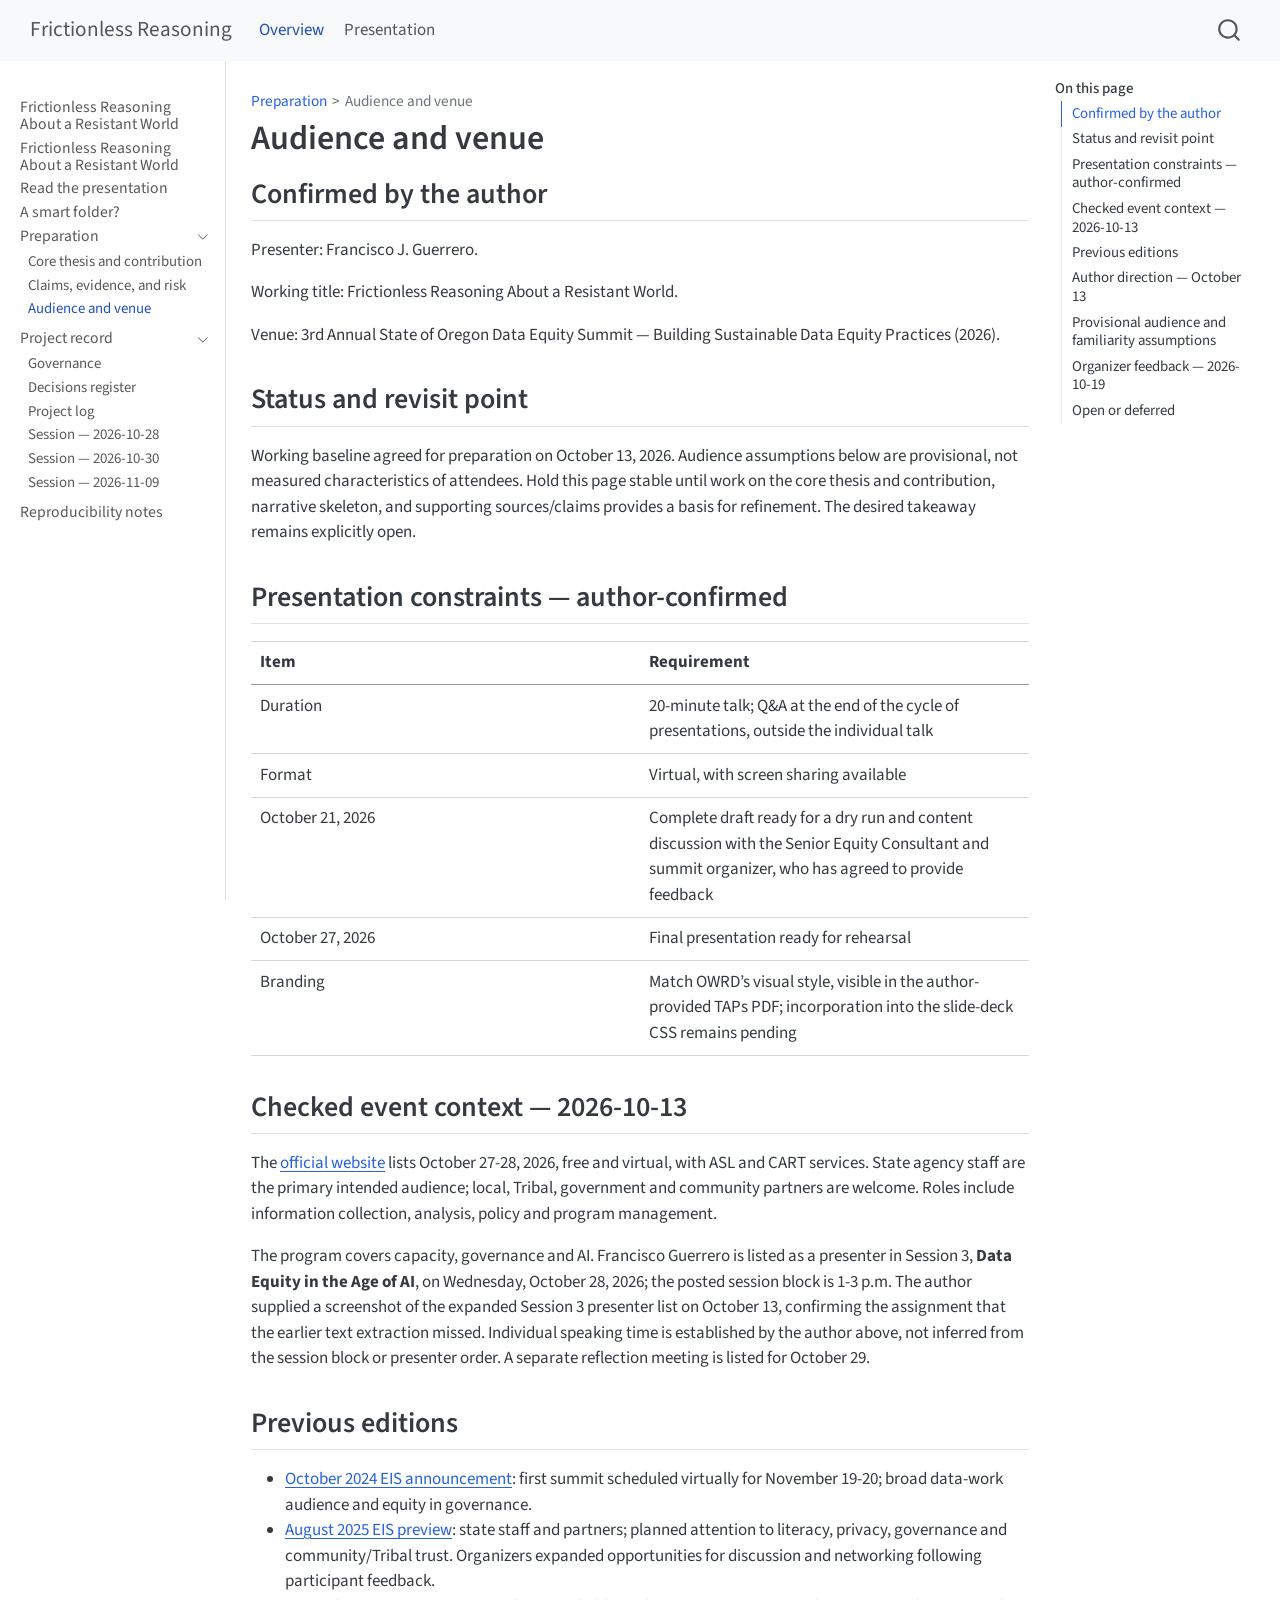
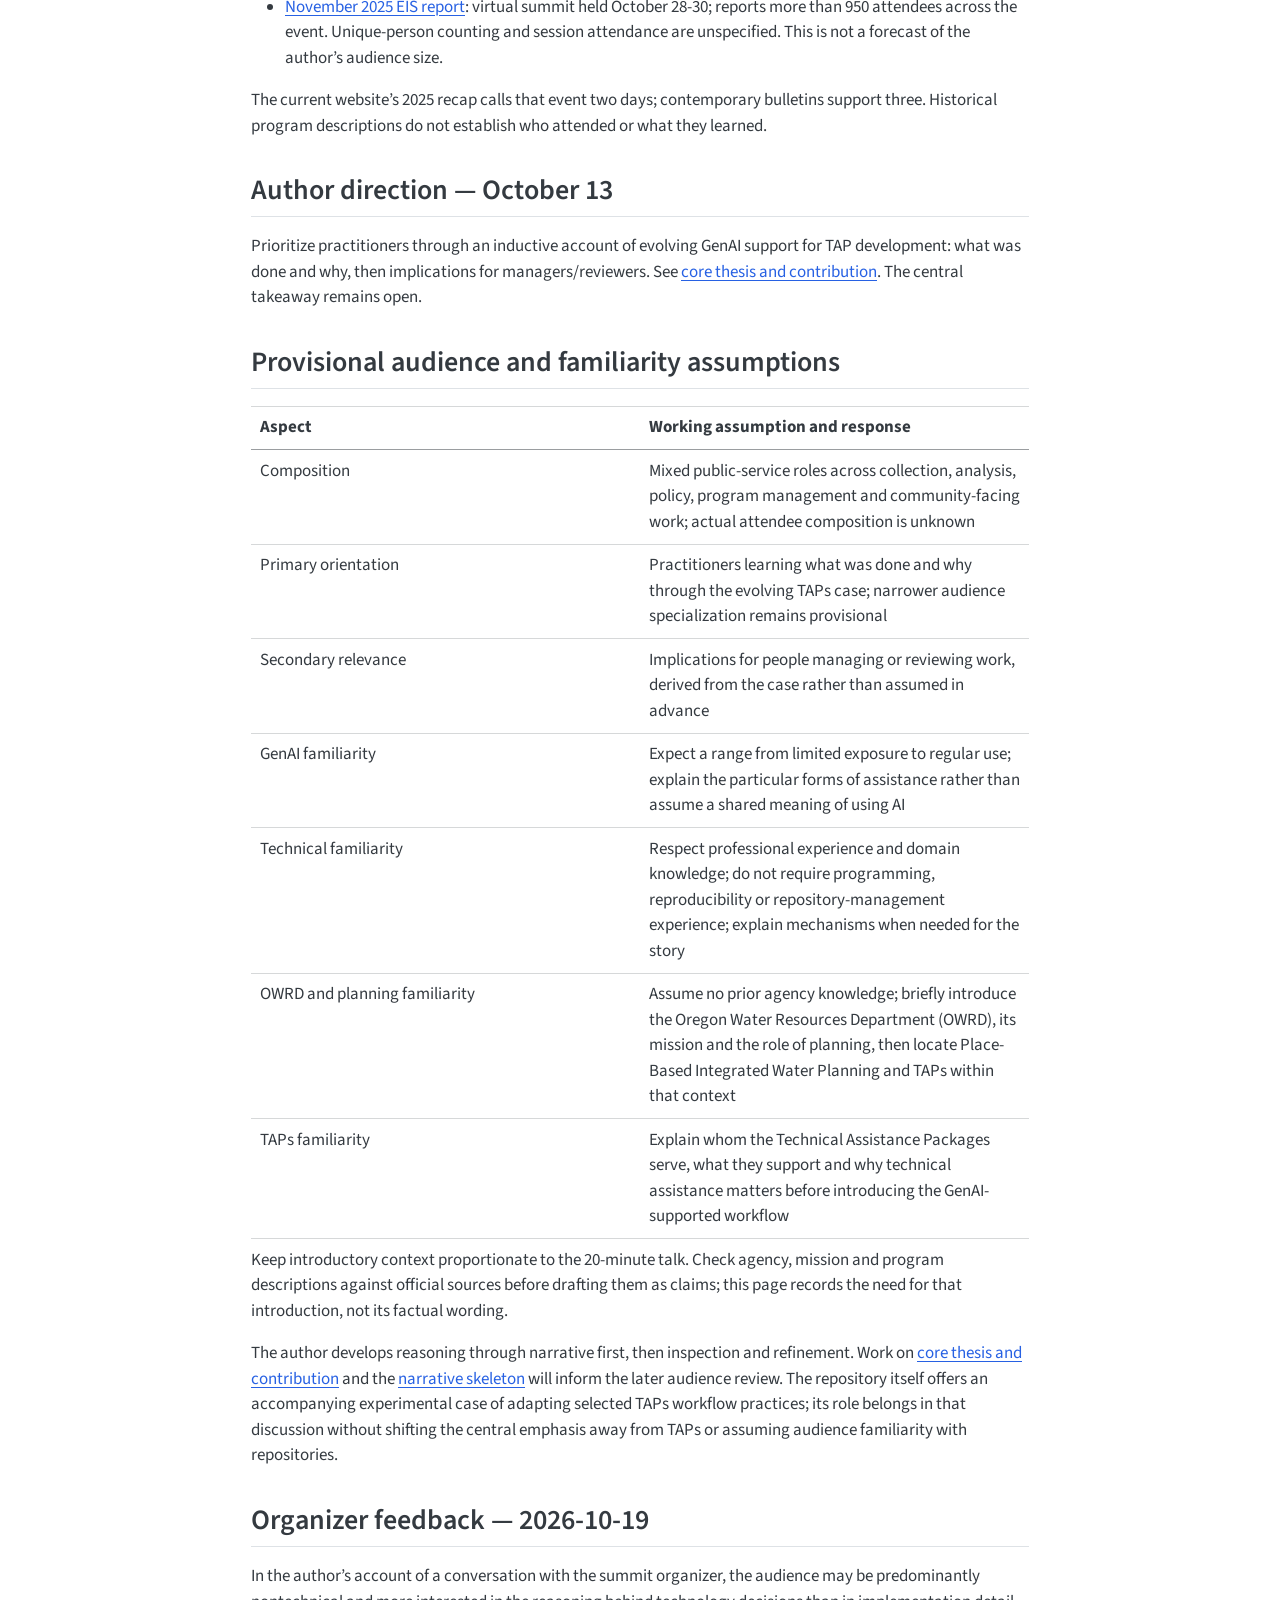
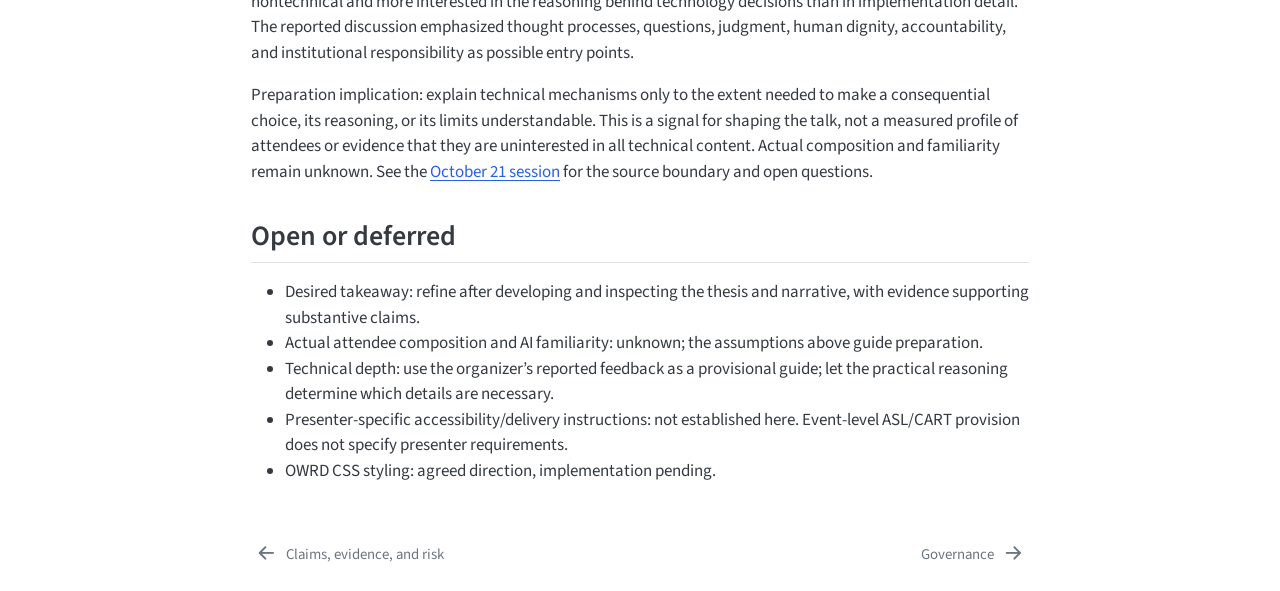
<file: knowledge-base/08_audience-and-venue.html>
<!DOCTYPE html>
<html xmlns="http://www.w3.org/1999/xhtml" lang="en" xml:lang="en"><head>

<meta charset="utf-8">
<meta name="generator" content="quarto-1.10.18">

<meta name="viewport" content="width=device-width, initial-scale=1.0, user-scalable=yes">


<title>Audience and venue – Frictionless Reasoning</title>
<style>
/* Default styles provided by pandoc.
** See https://pandoc.org/MANUAL.html#variables-for-html for config info.
*/
span.smallcaps{font-variant: small-caps;}
div.columns{display: flex; gap: 1.5em;}
div.column{flex: auto;}
@media screen {
div.columns{gap: min(4vw, 1.5em);}
div.column{overflow-x: auto;}
}
div.hanging-indent{margin-left: 1.5em; text-indent: -1.5em;}
ul.task-list{list-style: none;}
ul.task-list li input[type="checkbox"] {
  width: 0.8em;
  margin: 0 0.8em 0.2em -1em; /* quarto-specific, see https://github.com/quarto-dev/quarto-cli/issues/4556 */ 
  vertical-align: middle;
}
</style>


<script src="../site_libs/quarto-nav/quarto-nav.js"></script>
<script src="../site_libs/quarto-nav/headroom.min.js"></script>
<script src="../site_libs/clipboard/clipboard.min.js"></script>
<script src="../site_libs/quarto-search/autocomplete.umd.js"></script>
<script src="../site_libs/quarto-search/fuse.min.js"></script>
<script src="../site_libs/quarto-search/quarto-search.js"></script>
<meta name="quarto:offset" content="../">
<link href="../admin/governance.html" rel="next">
<link href="../knowledge-base/04_claims-evidence-risk-register.html" rel="prev">
<script src="../site_libs/quarto-html/quarto.js" type="module"></script>
<script src="../site_libs/quarto-html/tabsets/tabsets.js" type="module"></script>
<script src="../site_libs/quarto-html/popper.min.js"></script>
<script src="../site_libs/quarto-html/tippy.umd.min.js"></script>
<script src="../site_libs/quarto-html/anchor.min.js"></script>
<link href="../site_libs/quarto-html/tippy.css" rel="stylesheet">
<link href="../site_libs/quarto-html/quarto-syntax-highlighting-64a204ab8560d761af7679ceaba22944.css" rel="stylesheet" id="quarto-text-highlighting-styles">
<script src="../site_libs/bootstrap/bootstrap.min.js"></script>
<link href="../site_libs/bootstrap/bootstrap-icons.css" rel="stylesheet">
<link href="../site_libs/bootstrap/bootstrap-4e663f3a4ff1a491e18bd6a28adf0390.min.css" rel="stylesheet" append-hash="true" id="quarto-bootstrap" data-mode="light">
<script id="quarto-search-options" type="application/json">{
  "location": "navbar",
  "copy-button": false,
  "collapse-after": 3,
  "panel-placement": "end",
  "type": "overlay",
  "limit": 50,
  "keyboard-shortcut": [
    "f",
    "/",
    "s"
  ],
  "show-item-context": false,
  "language": {
    "search-no-results-text": "No results",
    "search-matching-documents-text": "matching documents",
    "search-copy-link-title": "Copy link to search",
    "search-hide-matches-text": "Hide additional matches",
    "search-more-match-text": "more match in this document",
    "search-more-matches-text": "more matches in this document",
    "search-clear-button-title": "Clear",
    "search-text-placeholder": "",
    "search-detached-cancel-button-title": "Cancel",
    "search-submit-button-title": "Submit",
    "search-label": "Search"
  }
}</script>


</head>

<body class="nav-sidebar docked nav-fixed quarto-light">

<div id="quarto-search-results"></div>
  <header id="quarto-header" class="headroom fixed-top">
    <nav class="navbar navbar-expand-lg " data-bs-theme="dark">
      <div class="navbar-container container-fluid">
      <div class="navbar-brand-container mx-auto">
    <a class="navbar-brand" href="../index.html">
    <span class="navbar-title">Frictionless Reasoning</span>
    </a>
  </div>
            <div id="quarto-search" class="" title="Search"></div>
          <button class="navbar-toggler" type="button" data-bs-toggle="collapse" data-bs-target="#navbarCollapse" aria-controls="navbarCollapse" role="menu" aria-expanded="false" aria-label="Toggle navigation" onclick="if (window.quartoToggleHeadroom) { window.quartoToggleHeadroom(); }">
  <span class="navbar-toggler-icon"></span>
</button>
          <div class="collapse navbar-collapse" id="navbarCollapse">
            <ul class="navbar-nav navbar-nav-scroll me-auto">
  <li class="nav-item">
    <a class="nav-link active" href="../index.html" aria-current="page"> 
<span class="menu-text">Overview</span></a>
  </li>  
  <li class="nav-item">
    <a class="nav-link" href="../artifacts/talk/deck.html"> 
<span class="menu-text">Presentation</span></a>
  </li>  
</ul>
          </div> <!-- /navcollapse -->
            <div class="quarto-navbar-tools">
</div>
      </div> <!-- /container-fluid -->
    </nav>
  <nav class="quarto-secondary-nav">
    <div class="container-fluid d-flex">
      <button type="button" class="quarto-btn-toggle btn" data-bs-toggle="collapse" role="button" data-bs-target=".quarto-sidebar-collapse-item" aria-controls="quarto-sidebar" aria-expanded="false" aria-label="Toggle sidebar navigation" onclick="if (window.quartoToggleHeadroom) { window.quartoToggleHeadroom(); }">
        <i class="bi bi-layout-text-sidebar-reverse"></i>
      </button>
        <nav class="quarto-page-breadcrumbs" aria-label="breadcrumb"><ol class="breadcrumb"><li class="breadcrumb-item"><a href="../knowledge-base/01_core-thesis-and-contribution.html">Preparation</a></li><li class="breadcrumb-item"><a href="../knowledge-base/08_audience-and-venue.html">Audience and venue</a></li></ol></nav>
        <a class="flex-grow-1" role="navigation" data-bs-toggle="collapse" data-bs-target=".quarto-sidebar-collapse-item" aria-controls="quarto-sidebar" aria-expanded="false" aria-label="Toggle sidebar navigation" onclick="if (window.quartoToggleHeadroom) { window.quartoToggleHeadroom(); }">      
        </a>
    </div>
  </nav>
</header>
<!-- content -->
<div id="quarto-content" class="quarto-container page-columns page-rows-contents page-layout-article page-navbar">
<!-- sidebar -->
  <nav id="quarto-sidebar" class="sidebar collapse collapse-horizontal quarto-sidebar-collapse-item sidebar-navigation docked overflow-auto">
    <div class="sidebar-menu-container"> 
    <ul class="list-unstyled mt-1">
        <li class="sidebar-item">
  <div class="sidebar-item-container"> 
  <a href="../index.html" class="sidebar-item-text sidebar-link">
 <span class="menu-text">Frictionless Reasoning About a Resistant World</span></a>
  </div>
</li>
        <li class="sidebar-item">
  <div class="sidebar-item-container"> 
  <a href="../artifacts/talk/deck.html" class="sidebar-item-text sidebar-link">
 <span class="menu-text">Frictionless Reasoning About a Resistant World</span></a>
  </div>
</li>
        <li class="sidebar-item">
  <div class="sidebar-item-container"> 
  <a href="../artifacts/talk/read.html" class="sidebar-item-text sidebar-link">
 <span class="menu-text">Read the presentation</span></a>
  </div>
</li>
        <li class="sidebar-item">
  <div class="sidebar-item-container"> 
  <a href="../docs/smart-folder.html" class="sidebar-item-text sidebar-link">
 <span class="menu-text">A smart folder?</span></a>
  </div>
</li>
        <li class="sidebar-item sidebar-item-section">
      <div class="sidebar-item-container"> 
            <a class="sidebar-item-text sidebar-link text-start" data-bs-toggle="collapse" data-bs-target="#quarto-sidebar-section-1" role="navigation" aria-expanded="true">
 <span class="menu-text">Preparation</span></a>
          <a class="sidebar-item-toggle text-start" data-bs-toggle="collapse" data-bs-target="#quarto-sidebar-section-1" role="navigation" aria-expanded="true" aria-label="Toggle section">
            <i class="bi bi-chevron-right ms-2"></i>
          </a> 
      </div>
      <ul id="quarto-sidebar-section-1" class="collapse list-unstyled sidebar-section depth1 show">  
          <li class="sidebar-item">
  <div class="sidebar-item-container"> 
  <a href="../knowledge-base/01_core-thesis-and-contribution.html" class="sidebar-item-text sidebar-link">
 <span class="menu-text">Core thesis and contribution</span></a>
  </div>
</li>
          <li class="sidebar-item">
  <div class="sidebar-item-container"> 
  <a href="../knowledge-base/04_claims-evidence-risk-register.html" class="sidebar-item-text sidebar-link">
 <span class="menu-text">Claims, evidence, and risk</span></a>
  </div>
</li>
          <li class="sidebar-item">
  <div class="sidebar-item-container"> 
  <a href="../knowledge-base/08_audience-and-venue.html" class="sidebar-item-text sidebar-link active">
 <span class="menu-text">Audience and venue</span></a>
  </div>
</li>
      </ul>
  </li>
        <li class="sidebar-item sidebar-item-section">
      <div class="sidebar-item-container"> 
            <a class="sidebar-item-text sidebar-link text-start" data-bs-toggle="collapse" data-bs-target="#quarto-sidebar-section-2" role="navigation" aria-expanded="true">
 <span class="menu-text">Project record</span></a>
          <a class="sidebar-item-toggle text-start" data-bs-toggle="collapse" data-bs-target="#quarto-sidebar-section-2" role="navigation" aria-expanded="true" aria-label="Toggle section">
            <i class="bi bi-chevron-right ms-2"></i>
          </a> 
      </div>
      <ul id="quarto-sidebar-section-2" class="collapse list-unstyled sidebar-section depth1 show">  
          <li class="sidebar-item">
  <div class="sidebar-item-container"> 
  <a href="../admin/governance.html" class="sidebar-item-text sidebar-link">
 <span class="menu-text">Governance</span></a>
  </div>
</li>
          <li class="sidebar-item">
  <div class="sidebar-item-container"> 
  <a href="../admin/decisions-register.html" class="sidebar-item-text sidebar-link">
 <span class="menu-text">Decisions register</span></a>
  </div>
</li>
          <li class="sidebar-item">
  <div class="sidebar-item-container"> 
  <a href="../admin/project-log.html" class="sidebar-item-text sidebar-link">
 <span class="menu-text">Project log</span></a>
  </div>
</li>
          <li class="sidebar-item">
  <div class="sidebar-item-container"> 
  <a href="../sessions/2026-10-28.html" class="sidebar-item-text sidebar-link">
 <span class="menu-text">Session — 2026-10-28</span></a>
  </div>
</li>
          <li class="sidebar-item">
  <div class="sidebar-item-container"> 
  <a href="../sessions/2026-10-30.html" class="sidebar-item-text sidebar-link">
 <span class="menu-text">Session — 2026-10-30</span></a>
  </div>
</li>
          <li class="sidebar-item">
  <div class="sidebar-item-container"> 
  <a href="../sessions/2026-11-09.html" class="sidebar-item-text sidebar-link">
 <span class="menu-text">Session — 2026-11-09</span></a>
  </div>
</li>
      </ul>
  </li>
        <li class="sidebar-item">
  <div class="sidebar-item-container"> 
  <a href="../docs/reproducibility-notes.html" class="sidebar-item-text sidebar-link">
 <span class="menu-text">Reproducibility notes</span></a>
  </div>
</li>
    </ul>
    </div>
</nav>
<div id="quarto-sidebar-glass" class="quarto-sidebar-collapse-item" data-bs-toggle="collapse" data-bs-target=".quarto-sidebar-collapse-item"></div>
<!-- margin-sidebar -->
    <div id="quarto-margin-sidebar" class="sidebar margin-sidebar">
        <nav id="TOC" role="doc-toc" class="toc-active">
    <h2 id="toc-title">On this page</h2>
   
  <ul>
  <li><a href="#confirmed-by-the-author" id="toc-confirmed-by-the-author" class="nav-link active" data-scroll-target="#confirmed-by-the-author">Confirmed by the author</a></li>
  <li><a href="#status-and-revisit-point" id="toc-status-and-revisit-point" class="nav-link" data-scroll-target="#status-and-revisit-point">Status and revisit point</a></li>
  <li><a href="#presentation-constraints-author-confirmed" id="toc-presentation-constraints-author-confirmed" class="nav-link" data-scroll-target="#presentation-constraints-author-confirmed">Presentation constraints — author-confirmed</a></li>
  <li><a href="#checked-event-context-2026-10-13" id="toc-checked-event-context-2026-10-13" class="nav-link" data-scroll-target="#checked-event-context-2026-10-13">Checked event context — 2026-10-13</a></li>
  <li><a href="#previous-editions" id="toc-previous-editions" class="nav-link" data-scroll-target="#previous-editions">Previous editions</a></li>
  <li><a href="#author-direction-october-13" id="toc-author-direction-october-13" class="nav-link" data-scroll-target="#author-direction-october-13">Author direction — October 13</a></li>
  <li><a href="#provisional-audience-and-familiarity-assumptions" id="toc-provisional-audience-and-familiarity-assumptions" class="nav-link" data-scroll-target="#provisional-audience-and-familiarity-assumptions">Provisional audience and familiarity assumptions</a></li>
  <li><a href="#organizer-feedback-2026-10-19" id="toc-organizer-feedback-2026-10-19" class="nav-link" data-scroll-target="#organizer-feedback-2026-10-19">Organizer feedback — 2026-10-19</a></li>
  <li><a href="#open-or-deferred" id="toc-open-or-deferred" class="nav-link" data-scroll-target="#open-or-deferred">Open or deferred</a></li>
  </ul>
</nav>
    </div>
<!-- main -->
<main class="content" id="quarto-document-content">

<header id="title-block-header" class="quarto-title-block default"><nav class="quarto-page-breadcrumbs quarto-title-breadcrumbs d-none d-lg-block" aria-label="breadcrumb"><ol class="breadcrumb"><li class="breadcrumb-item"><a href="../knowledge-base/01_core-thesis-and-contribution.html">Preparation</a></li><li class="breadcrumb-item"><a href="../knowledge-base/08_audience-and-venue.html">Audience and venue</a></li></ol></nav>
<div class="quarto-title">
<h1 class="title">Audience and venue</h1>
</div>



<div class="quarto-title-meta">

    
  
    
  </div>
  


</header>


<section id="confirmed-by-the-author" class="level2">
<h2 class="anchored" data-anchor-id="confirmed-by-the-author">Confirmed by the author</h2>
<p>Presenter: Francisco J. Guerrero.</p>
<p>Working title: Frictionless Reasoning About a Resistant World.</p>
<p>Venue: 3rd Annual State of Oregon Data Equity Summit — Building Sustainable Data Equity Practices (2026).</p>
</section>
<section id="status-and-revisit-point" class="level2">
<h2 class="anchored" data-anchor-id="status-and-revisit-point">Status and revisit point</h2>
<p>Working baseline agreed for preparation on October 13, 2026. Audience assumptions below are provisional, not measured characteristics of attendees. Hold this page stable until work on the core thesis and contribution, narrative skeleton, and supporting sources/claims provides a basis for refinement. The desired takeaway remains explicitly open.</p>
</section>
<section id="presentation-constraints-author-confirmed" class="level2">
<h2 class="anchored" data-anchor-id="presentation-constraints-author-confirmed">Presentation constraints — author-confirmed</h2>
<table class="caption-top table">
<colgroup>
<col style="width: 50%">
<col style="width: 50%">
</colgroup>
<thead>
<tr class="header">
<th>Item</th>
<th>Requirement</th>
</tr>
</thead>
<tbody>
<tr class="odd">
<td>Duration</td>
<td>20-minute talk; Q&amp;A at the end of the cycle of presentations, outside the individual talk</td>
</tr>
<tr class="even">
<td>Format</td>
<td>Virtual, with screen sharing available</td>
</tr>
<tr class="odd">
<td>October 21, 2026</td>
<td>Complete draft ready for a dry run and content discussion with the Senior Equity Consultant and summit organizer, who has agreed to provide feedback</td>
</tr>
<tr class="even">
<td>October 27, 2026</td>
<td>Final presentation ready for rehearsal</td>
</tr>
<tr class="odd">
<td>Branding</td>
<td>Match OWRD’s visual style, visible in the author-provided TAPs PDF; incorporation into the slide-deck CSS remains pending</td>
</tr>
</tbody>
</table>
</section>
<section id="checked-event-context-2026-10-13" class="level2">
<h2 class="anchored" data-anchor-id="checked-event-context-2026-10-13">Checked event context — 2026-10-13</h2>
<p>The <a href="https://www.oregon.gov/odhs/data/Pages/data-equity-summit.aspx">official website</a> lists October 27-28, 2026, free and virtual, with ASL and CART services. State agency staff are the primary intended audience; local, Tribal, government and community partners are welcome. Roles include information collection, analysis, policy and program management.</p>
<p>The program covers capacity, governance and AI. Francisco Guerrero is listed as a presenter in Session 3, <strong>Data Equity in the Age of AI</strong>, on Wednesday, October 28, 2026; the posted session block is 1-3 p.m. The author supplied a screenshot of the expanded Session 3 presenter list on October 13, confirming the assignment that the earlier text extraction missed. Individual speaking time is established by the author above, not inferred from the session block or presenter order. A separate reflection meeting is listed for October 29.</p>
</section>
<section id="previous-editions" class="level2">
<h2 class="anchored" data-anchor-id="previous-editions">Previous editions</h2>
<ul>
<li><a href="https://content.govdelivery.com/accounts/ORDAS/bulletins/3bc6e31">October 2024 EIS announcement</a>: first summit scheduled virtually for November 19-20; broad data-work audience and equity in governance.</li>
<li><a href="https://content.govdelivery.com/accounts/ORDAS/bulletins/3edb6dc">August 2025 EIS preview</a>: state staff and partners; planned attention to literacy, privacy, governance and community/Tribal trust. Organizers expanded opportunities for discussion and networking following participant feedback.</li>
<li><a href="https://content.govdelivery.com/accounts/ORDAS/bulletins/3fb22e2">November 2025 EIS report</a>: virtual summit held October 28-30; reports more than 950 attendees across the event. Unique-person counting and session attendance are unspecified. This is not a forecast of the author’s audience size.</li>
</ul>
<p>The current website’s 2025 recap calls that event two days; contemporary bulletins support three. Historical program descriptions do not establish who attended or what they learned.</p>
</section>
<section id="author-direction-october-13" class="level2">
<h2 class="anchored" data-anchor-id="author-direction-october-13">Author direction — October 13</h2>
<p>Prioritize practitioners through an inductive account of evolving GenAI support for TAP development: what was done and why, then implications for managers/reviewers. See <a href="../knowledge-base/01_core-thesis-and-contribution.html">core thesis and contribution</a>. The central takeaway remains open.</p>
</section>
<section id="provisional-audience-and-familiarity-assumptions" class="level2">
<h2 class="anchored" data-anchor-id="provisional-audience-and-familiarity-assumptions">Provisional audience and familiarity assumptions</h2>
<table class="caption-top table">
<colgroup>
<col style="width: 50%">
<col style="width: 50%">
</colgroup>
<thead>
<tr class="header">
<th>Aspect</th>
<th>Working assumption and response</th>
</tr>
</thead>
<tbody>
<tr class="odd">
<td>Composition</td>
<td>Mixed public-service roles across collection, analysis, policy, program management and community-facing work; actual attendee composition is unknown</td>
</tr>
<tr class="even">
<td>Primary orientation</td>
<td>Practitioners learning what was done and why through the evolving TAPs case; narrower audience specialization remains provisional</td>
</tr>
<tr class="odd">
<td>Secondary relevance</td>
<td>Implications for people managing or reviewing work, derived from the case rather than assumed in advance</td>
</tr>
<tr class="even">
<td>GenAI familiarity</td>
<td>Expect a range from limited exposure to regular use; explain the particular forms of assistance rather than assume a shared meaning of using AI</td>
</tr>
<tr class="odd">
<td>Technical familiarity</td>
<td>Respect professional experience and domain knowledge; do not require programming, reproducibility or repository-management experience; explain mechanisms when needed for the story</td>
</tr>
<tr class="even">
<td>OWRD and planning familiarity</td>
<td>Assume no prior agency knowledge; briefly introduce the Oregon Water Resources Department (OWRD), its mission and the role of planning, then locate Place-Based Integrated Water Planning and TAPs within that context</td>
</tr>
<tr class="odd">
<td>TAPs familiarity</td>
<td>Explain whom the Technical Assistance Packages serve, what they support and why technical assistance matters before introducing the GenAI-supported workflow</td>
</tr>
</tbody>
</table>
<p>Keep introductory context proportionate to the 20-minute talk. Check agency, mission and program descriptions against official sources before drafting them as claims; this page records the need for that introduction, not its factual wording.</p>
<p>The author develops reasoning through narrative first, then inspection and refinement. Work on <a href="../knowledge-base/01_core-thesis-and-contribution.html">core thesis and contribution</a> and the <a href="https://github.com/OregonWater/gen_ai_workflows_data_equity/blob/main/knowledge-base/07_narrative-skeleton.md">narrative skeleton</a> will inform the later audience review. The repository itself offers an accompanying experimental case of adapting selected TAPs workflow practices; its role belongs in that discussion without shifting the central emphasis away from TAPs or assuming audience familiarity with repositories.</p>
</section>
<section id="organizer-feedback-2026-10-19" class="level2">
<h2 class="anchored" data-anchor-id="organizer-feedback-2026-10-19">Organizer feedback — 2026-10-19</h2>
<p>In the author’s account of a conversation with the summit organizer, the audience may be predominantly nontechnical and more interested in the reasoning behind technology decisions than in implementation detail. The reported discussion emphasized thought processes, questions, judgment, human dignity, accountability, and institutional responsibility as possible entry points.</p>
<p>Preparation implication: explain technical mechanisms only to the extent needed to make a consequential choice, its reasoning, or its limits understandable. This is a signal for shaping the talk, not a measured profile of attendees or evidence that they are uninterested in all technical content. Actual composition and familiarity remain unknown. See the <a href="https://github.com/OregonWater/gen_ai_workflows_data_equity/blob/main/sessions/2026-10-21.md">October 21 session</a> for the source boundary and open questions.</p>
</section>
<section id="open-or-deferred" class="level2">
<h2 class="anchored" data-anchor-id="open-or-deferred">Open or deferred</h2>
<ul>
<li>Desired takeaway: refine after developing and inspecting the thesis and narrative, with evidence supporting substantive claims.</li>
<li>Actual attendee composition and AI familiarity: unknown; the assumptions above guide preparation.</li>
<li>Technical depth: use the organizer’s reported feedback as a provisional guide; let the practical reasoning determine which details are necessary.</li>
<li>Presenter-specific accessibility/delivery instructions: not established here. Event-level ASL/CART provision does not specify presenter requirements.</li>
<li>OWRD CSS styling: agreed direction, implementation pending.</li>
</ul>


</section>

</main> <!-- /main -->
<script id="quarto-html-after-body" type="application/javascript">
  window.document.addEventListener("DOMContentLoaded", function (event) {
    const icon = "";
    const anchorJS = new window.AnchorJS();
    anchorJS.options = {
      placement: 'right',
      icon: icon
    };
    anchorJS.add('.anchored');
    const isCodeAnnotation = (el) => {
      for (const clz of el.classList) {
        if (clz.startsWith('code-annotation-')) {                     
          return true;
        }
      }
      return false;
    }
    const onCopySuccess = function(e) {
      // button target
      const button = e.trigger;
      // don't keep focus
      button.blur();
      // flash "checked"
      button.classList.add('code-copy-button-checked');
      var currentTitle = button.getAttribute("title");
      button.setAttribute("title", "Copied!");
      let tooltip;
      if (window.bootstrap) {
        button.setAttribute("data-bs-toggle", "tooltip");
        button.setAttribute("data-bs-placement", "left");
        button.setAttribute("data-bs-title", "Copied!");
        tooltip = new bootstrap.Tooltip(button, 
          { trigger: "manual", 
            customClass: "code-copy-button-tooltip",
            offset: [0, -8]});
        tooltip.show();    
      }
      setTimeout(function() {
        if (tooltip) {
          tooltip.hide();
          button.removeAttribute("data-bs-title");
          button.removeAttribute("data-bs-toggle");
          button.removeAttribute("data-bs-placement");
        }
        button.setAttribute("title", currentTitle);
        button.classList.remove('code-copy-button-checked');
      }, 1000);
      // clear code selection
      e.clearSelection();
    }
    const getTextToCopy = function(trigger) {
      const outerScaffold = trigger.parentElement.cloneNode(true);
      const codeEl = outerScaffold.querySelector('code');
      for (const childEl of codeEl.children) {
        if (isCodeAnnotation(childEl)) {
          childEl.remove();
        }
      }
      return codeEl.innerText;
    }
    const clipboard = new window.ClipboardJS('.code-copy-button:not([data-in-quarto-modal])', {
      text: getTextToCopy
    });
    clipboard.on('success', onCopySuccess);
    if (window.document.getElementById('quarto-embedded-source-code-modal')) {
      const clipboardModal = new window.ClipboardJS('.code-copy-button[data-in-quarto-modal]', {
        text: getTextToCopy,
        container: window.document.getElementById('quarto-embedded-source-code-modal')
      });
      clipboardModal.on('success', onCopySuccess);
    }
      var localhostRegex = new RegExp(/^(?:http|https):\/\/localhost\:?[0-9]*\//);
      var mailtoRegex = new RegExp(/^mailto:/);
        var filterRegex = new RegExp("https:\/\/oregonwater\.github\.io\/gen_ai_workflows_data_equity\/");
      var isInternal = (href) => {
          return filterRegex.test(href) || localhostRegex.test(href) || mailtoRegex.test(href);
      }
      // Inspect non-navigation links and adorn them if external
     var links = window.document.querySelectorAll('a[href]:not(.nav-link):not(.navbar-brand):not(.toc-action):not(.sidebar-link):not(.sidebar-item-toggle):not(.pagination-link):not(.no-external):not([aria-hidden]):not(.dropdown-item):not(.quarto-navigation-tool):not(.about-link)');
      for (var i=0; i<links.length; i++) {
        const link = links[i];
        if (!isInternal(link.href)) {
          // undo the damage that might have been done by quarto-nav.js in the case of
          // links that we want to consider external
          if (link.dataset.originalHref !== undefined) {
            link.href = link.dataset.originalHref;
          }
        }
      }
    function tippyHover(el, contentFn, onTriggerFn, onUntriggerFn) {
      const config = {
        allowHTML: true,
        maxWidth: 500,
        delay: 100,
        arrow: false,
        appendTo: function(el) {
            return el.parentElement;
        },
        interactive: true,
        interactiveBorder: 10,
        theme: 'quarto',
        placement: 'bottom-start',
      };
      if (contentFn) {
        config.content = contentFn;
      }
      if (onTriggerFn) {
        config.onTrigger = onTriggerFn;
      }
      if (onUntriggerFn) {
        config.onUntrigger = onUntriggerFn;
      }
      window.tippy(el, config); 
    }
    const noterefs = window.document.querySelectorAll('a[role="doc-noteref"]');
    for (var i=0; i<noterefs.length; i++) {
      const ref = noterefs[i];
      tippyHover(ref, function() {
        // use id or data attribute instead here
        let href = ref.getAttribute('data-footnote-href') || ref.getAttribute('href');
        try { href = new URL(href).hash; } catch {}
        const id = href.replace(/^#\/?/, "");
        const note = window.document.getElementById(id);
        if (note) {
          return note.innerHTML;
        } else {
          return "";
        }
      });
    }
    const xrefs = window.document.querySelectorAll('a.quarto-xref');
    const processXRef = (id, note) => {
      // Strip column container classes
      const stripColumnClz = (el) => {
        el.classList.remove("page-full", "page-columns");
        if (el.children) {
          for (const child of el.children) {
            stripColumnClz(child);
          }
        }
      }
      stripColumnClz(note)
      if (id === null || id.startsWith('sec-')) {
        // Special case sections, only their first couple elements
        const container = document.createElement("div");
        if (note.children && note.children.length > 2) {
          container.appendChild(note.children[0].cloneNode(true));
          for (let i = 1; i < note.children.length; i++) {
            const child = note.children[i];
            if (child.tagName === "P" && child.innerText === "") {
              continue;
            } else {
              container.appendChild(child.cloneNode(true));
              break;
            }
          }
          if (window.Quarto?.typesetMath) {
            window.Quarto.typesetMath(container);
          }
          return container.innerHTML
        } else {
          if (window.Quarto?.typesetMath) {
            window.Quarto.typesetMath(note);
          }
          return note.innerHTML;
        }
      } else {
        // Remove any anchor links if they are present
        const anchorLink = note.querySelector('a.anchorjs-link');
        if (anchorLink) {
          anchorLink.remove();
        }
        if (window.Quarto?.typesetMath) {
          window.Quarto.typesetMath(note);
        }
        if (note.classList.contains("callout")) {
          return note.outerHTML;
        } else {
          return note.innerHTML;
        }
      }
    }
    for (var i=0; i<xrefs.length; i++) {
      const xref = xrefs[i];
      tippyHover(xref, undefined, function(instance) {
        instance.disable();
        let url = xref.getAttribute('href');
        let hash = undefined; 
        if (url.startsWith('#')) {
          hash = url;
        } else {
          try { hash = new URL(url).hash; } catch {}
        }
        if (hash) {
          const id = hash.replace(/^#\/?/, "");
          const note = window.document.getElementById(id);
          if (note !== null) {
            try {
              const html = processXRef(id, note.cloneNode(true));
              instance.setContent(html);
            } finally {
              instance.enable();
              instance.show();
            }
          } else {
            // See if we can fetch this
            fetch(url.split('#')[0])
            .then(res => res.text())
            .then(html => {
              const parser = new DOMParser();
              const htmlDoc = parser.parseFromString(html, "text/html");
              const note = htmlDoc.getElementById(id);
              if (note !== null) {
                const html = processXRef(id, note);
                instance.setContent(html);
              } 
            }).finally(() => {
              instance.enable();
              instance.show();
            });
          }
        } else {
          // See if we can fetch a full url (with no hash to target)
          // This is a special case and we should probably do some content thinning / targeting
          fetch(url)
          .then(res => res.text())
          .then(html => {
            const parser = new DOMParser();
            const htmlDoc = parser.parseFromString(html, "text/html");
            const note = htmlDoc.querySelector('main.content');
            if (note !== null) {
              // This should only happen for chapter cross references
              // (since there is no id in the URL)
              // remove the first header
              if (note.children.length > 0 && note.children[0].tagName === "HEADER") {
                note.children[0].remove();
              }
              const html = processXRef(null, note);
              instance.setContent(html);
            } 
          }).finally(() => {
            instance.enable();
            instance.show();
          });
        }
      }, function(instance) {
      });
    }
        let selectedAnnoteEl;
        const selectorForAnnotation = ( cell, annotation) => {
          let cellAttr = 'data-code-cell="' + cell + '"';
          let lineAttr = 'data-code-annotation="' +  annotation + '"';
          const selector = 'span[' + cellAttr + '][' + lineAttr + ']';
          return selector;
        }
        const selectCodeLines = (annoteEl) => {
          const doc = window.document;
          const targetCell = annoteEl.getAttribute("data-target-cell");
          const targetAnnotation = annoteEl.getAttribute("data-target-annotation");
          const annoteSpan = window.document.querySelector(selectorForAnnotation(targetCell, targetAnnotation));
          const lines = annoteSpan.getAttribute("data-code-lines").split(",");
          const lineIds = lines.map((line) => {
            return targetCell + "-" + line;
          })
          let top = null;
          let height = null;
          let parent = null;
          if (lineIds.length > 0) {
              //compute the position of the single el (top and bottom and make a div)
              const el = window.document.getElementById(lineIds[0]);
              top = el.offsetTop;
              height = el.offsetHeight;
              parent = el.parentElement.parentElement;
            if (lineIds.length > 1) {
              const lastEl = window.document.getElementById(lineIds[lineIds.length - 1]);
              const bottom = lastEl.offsetTop + lastEl.offsetHeight;
              height = bottom - top;
            }
            if (top !== null && height !== null && parent !== null) {
              // cook up a div (if necessary) and position it 
              let div = window.document.getElementById("code-annotation-line-highlight");
              if (div === null) {
                div = window.document.createElement("div");
                div.setAttribute("id", "code-annotation-line-highlight");
                div.style.position = 'absolute';
                parent.appendChild(div);
              }
              div.style.top = top - 2 + "px";
              div.style.height = height + 4 + "px";
              div.style.left = 0;
              let gutterDiv = window.document.getElementById("code-annotation-line-highlight-gutter");
              if (gutterDiv === null) {
                gutterDiv = window.document.createElement("div");
                gutterDiv.setAttribute("id", "code-annotation-line-highlight-gutter");
                gutterDiv.style.position = 'absolute';
                const codeCell = window.document.getElementById(targetCell);
                const gutter = codeCell.querySelector('.code-annotation-gutter');
                gutter.appendChild(gutterDiv);
              }
              gutterDiv.style.top = top - 2 + "px";
              gutterDiv.style.height = height + 4 + "px";
            }
            selectedAnnoteEl = annoteEl;
          }
        };
        const unselectCodeLines = () => {
          const elementsIds = ["code-annotation-line-highlight", "code-annotation-line-highlight-gutter"];
          elementsIds.forEach((elId) => {
            const div = window.document.getElementById(elId);
            if (div) {
              div.remove();
            }
          });
          selectedAnnoteEl = undefined;
        };
          // Handle positioning of the toggle
      window.addEventListener(
        "resize",
        throttle(() => {
          elRect = undefined;
          if (selectedAnnoteEl) {
            selectCodeLines(selectedAnnoteEl);
          }
        }, 10)
      );
      function throttle(fn, ms) {
      let throttle = false;
      let timer;
        return (...args) => {
          if(!throttle) { // first call gets through
              fn.apply(this, args);
              throttle = true;
          } else { // all the others get throttled
              if(timer) clearTimeout(timer); // cancel #2
              timer = setTimeout(() => {
                fn.apply(this, args);
                timer = throttle = false;
              }, ms);
          }
        };
      }
        // Attach click handler to the DT
        const annoteDls = window.document.querySelectorAll('dt[data-target-cell]');
        for (const annoteDlNode of annoteDls) {
          annoteDlNode.addEventListener('click', (event) => {
            const clickedEl = event.target;
            if (clickedEl !== selectedAnnoteEl) {
              unselectCodeLines();
              const activeEl = window.document.querySelector('dt[data-target-cell].code-annotation-active');
              if (activeEl) {
                activeEl.classList.remove('code-annotation-active');
              }
              selectCodeLines(clickedEl);
              clickedEl.classList.add('code-annotation-active');
            } else {
              // Unselect the line
              unselectCodeLines();
              clickedEl.classList.remove('code-annotation-active');
            }
          });
        }
    const findCites = (el) => {
      const parentEl = el.parentElement;
      if (parentEl) {
        const cites = parentEl.dataset.cites;
        if (cites) {
          return {
            el,
            cites: cites.split(' ')
          };
        } else {
          return findCites(el.parentElement)
        }
      } else {
        return undefined;
      }
    };
    var bibliorefs = window.document.querySelectorAll('a[role="doc-biblioref"]');
    for (var i=0; i<bibliorefs.length; i++) {
      const ref = bibliorefs[i];
      const citeInfo = findCites(ref);
      if (citeInfo) {
        tippyHover(citeInfo.el, function() {
          var popup = window.document.createElement('div');
          citeInfo.cites.forEach(function(cite) {
            var citeDiv = window.document.createElement('div');
            citeDiv.classList.add('hanging-indent');
            citeDiv.classList.add('csl-entry');
            var biblioDiv = window.document.getElementById('ref-' + cite);
            if (biblioDiv) {
              citeDiv.innerHTML = biblioDiv.innerHTML;
            }
            popup.appendChild(citeDiv);
          });
          return popup.innerHTML;
        });
      }
    }
  });
  </script>
<nav class="page-navigation">
  <div class="nav-page nav-page-previous">
      <a href="../knowledge-base/04_claims-evidence-risk-register.html" class="pagination-link" aria-label="Claims, evidence, and risk">
        <i class="bi bi-arrow-left-short"></i> <span class="nav-page-text">Claims, evidence, and risk</span>
      </a>          
  </div>
  <div class="nav-page nav-page-next">
      <a href="../admin/governance.html" class="pagination-link" aria-label="Governance">
        <span class="nav-page-text">Governance</span> <i class="bi bi-arrow-right-short"></i>
      </a>
  </div>
</nav>
</div> <!-- /content -->




</body></html>
</file>
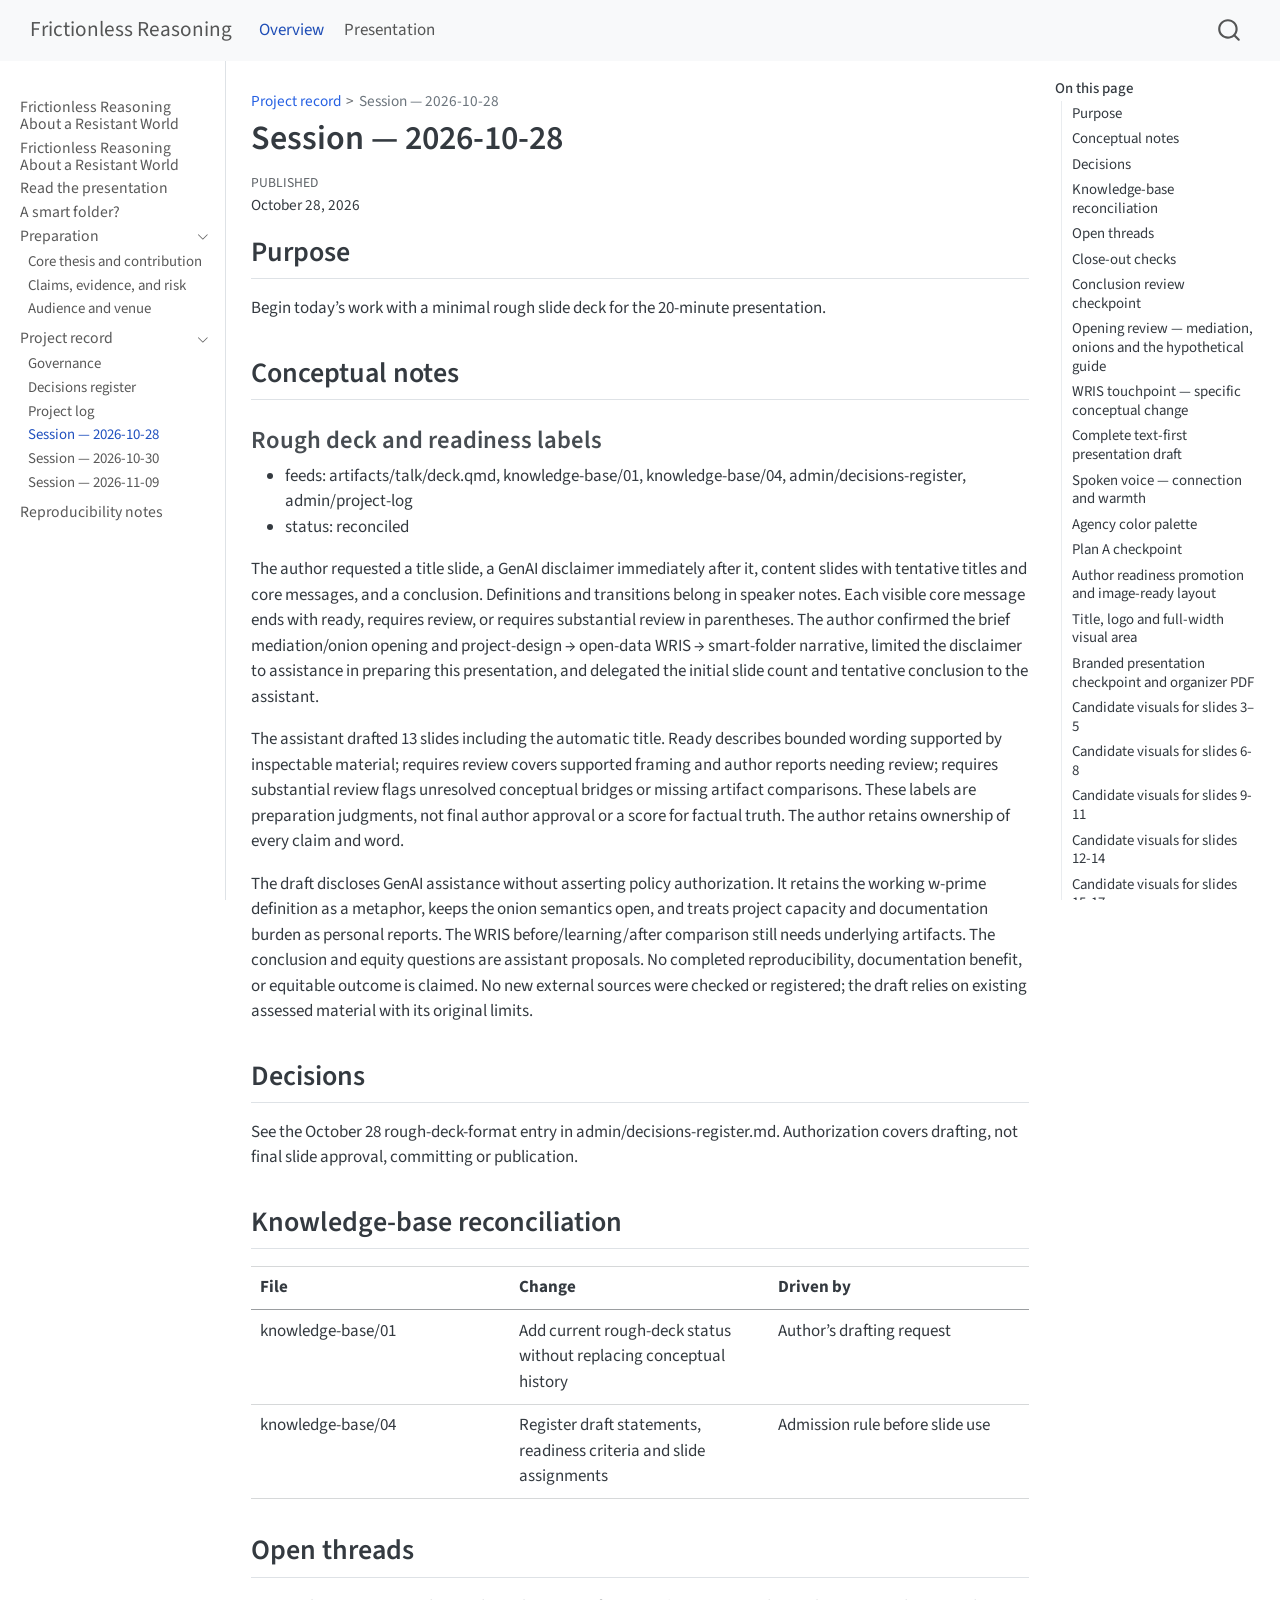
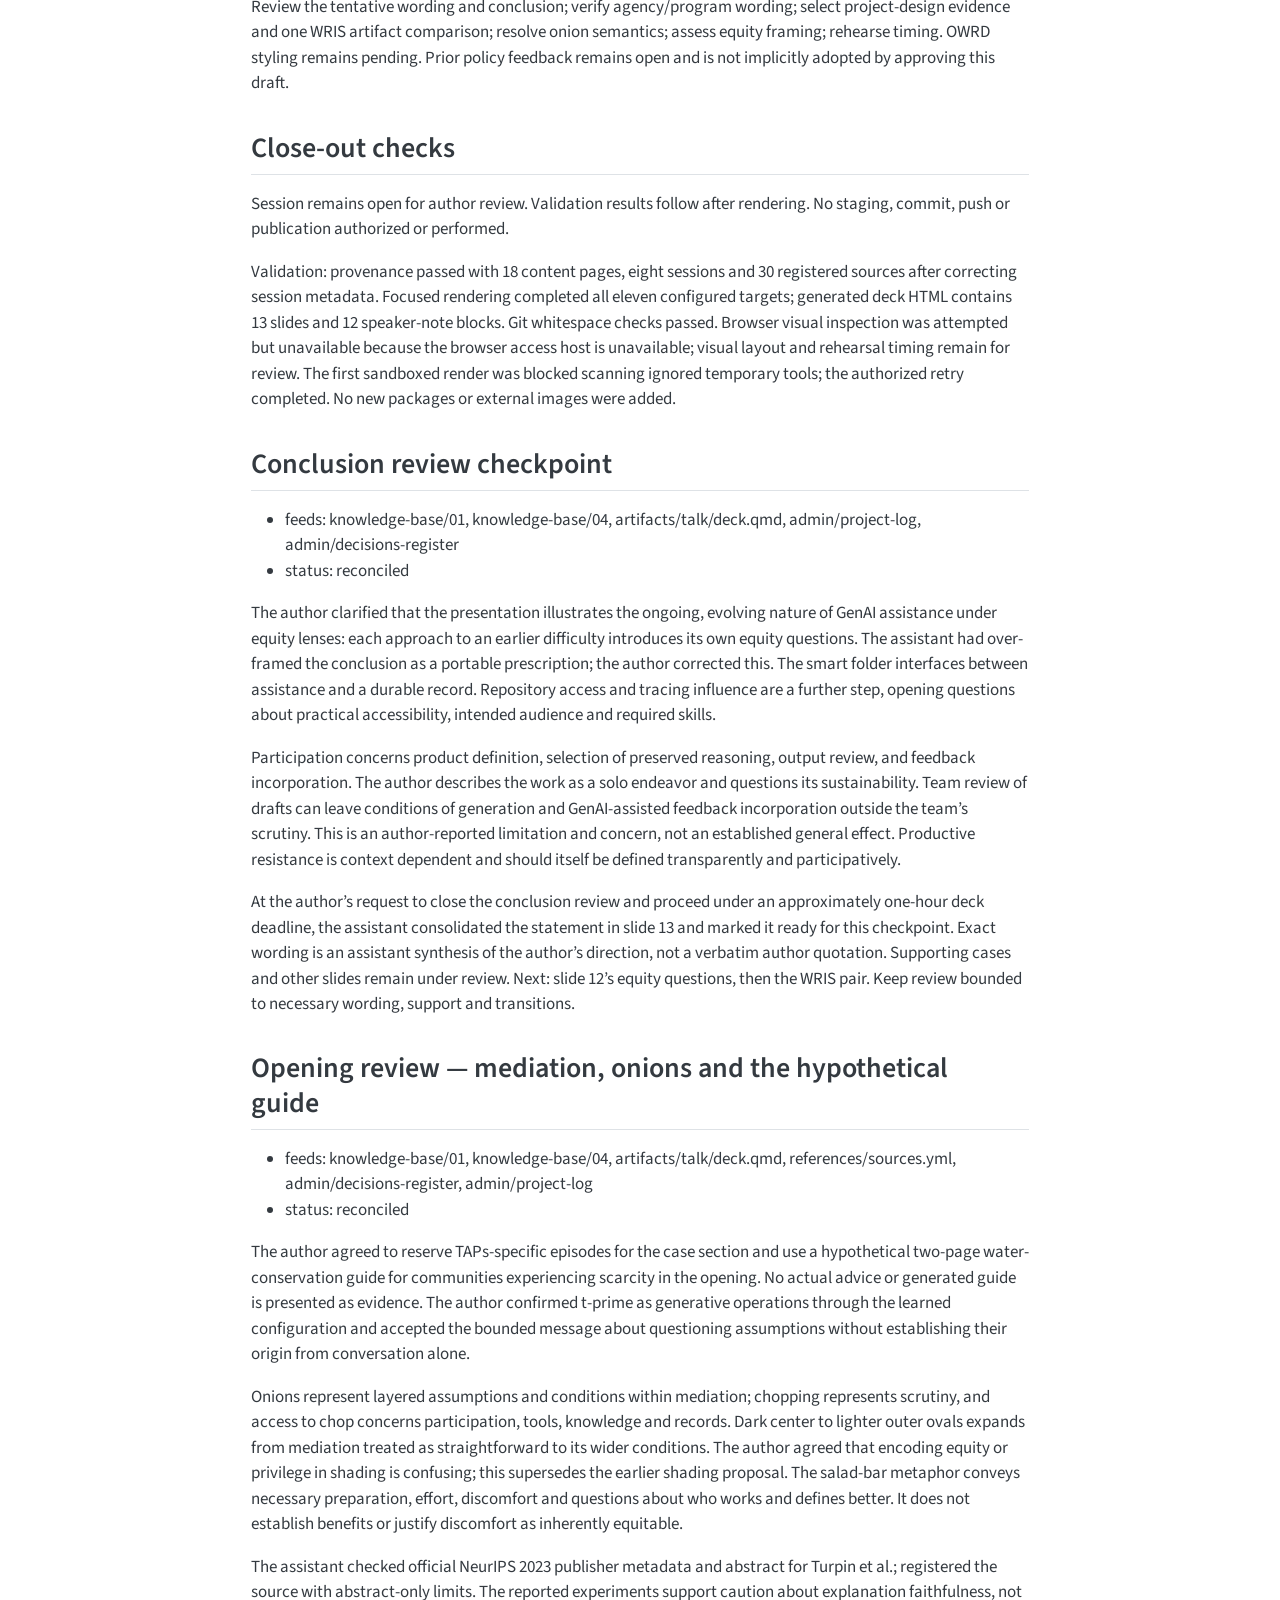
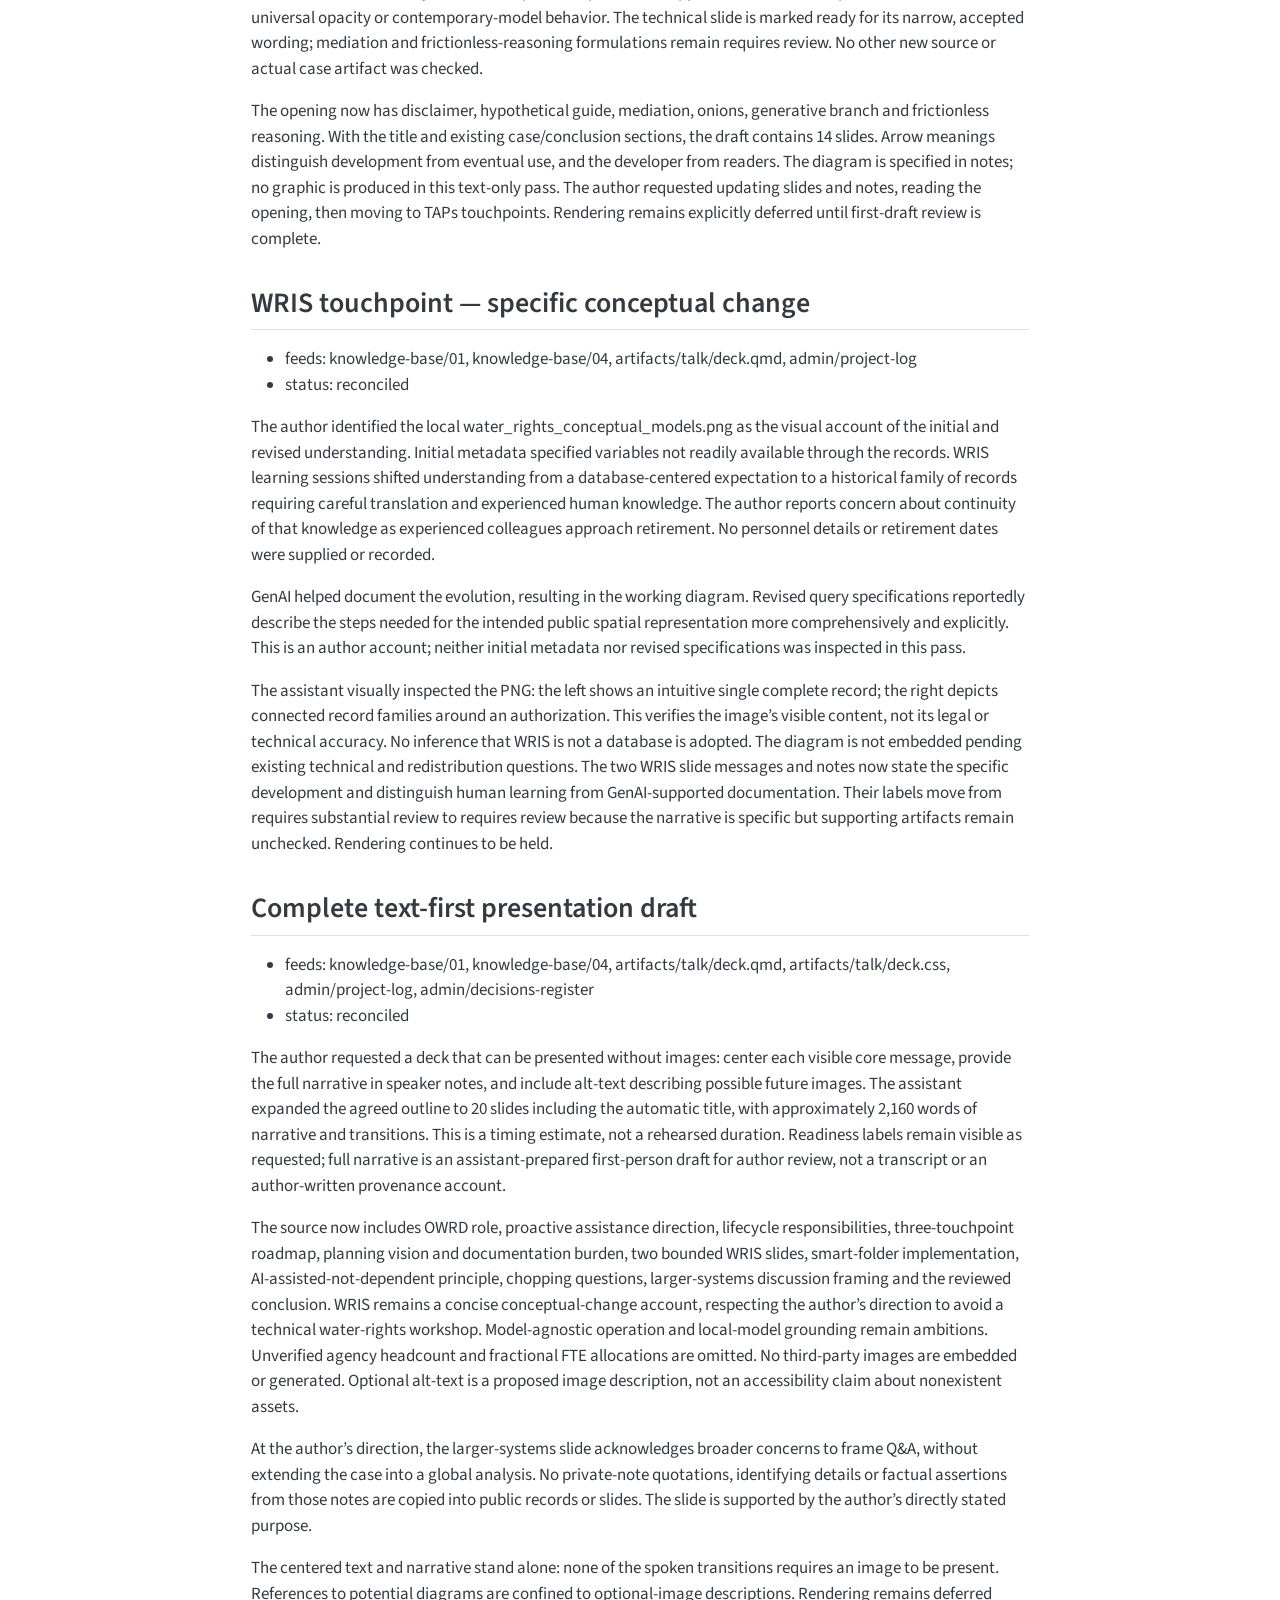
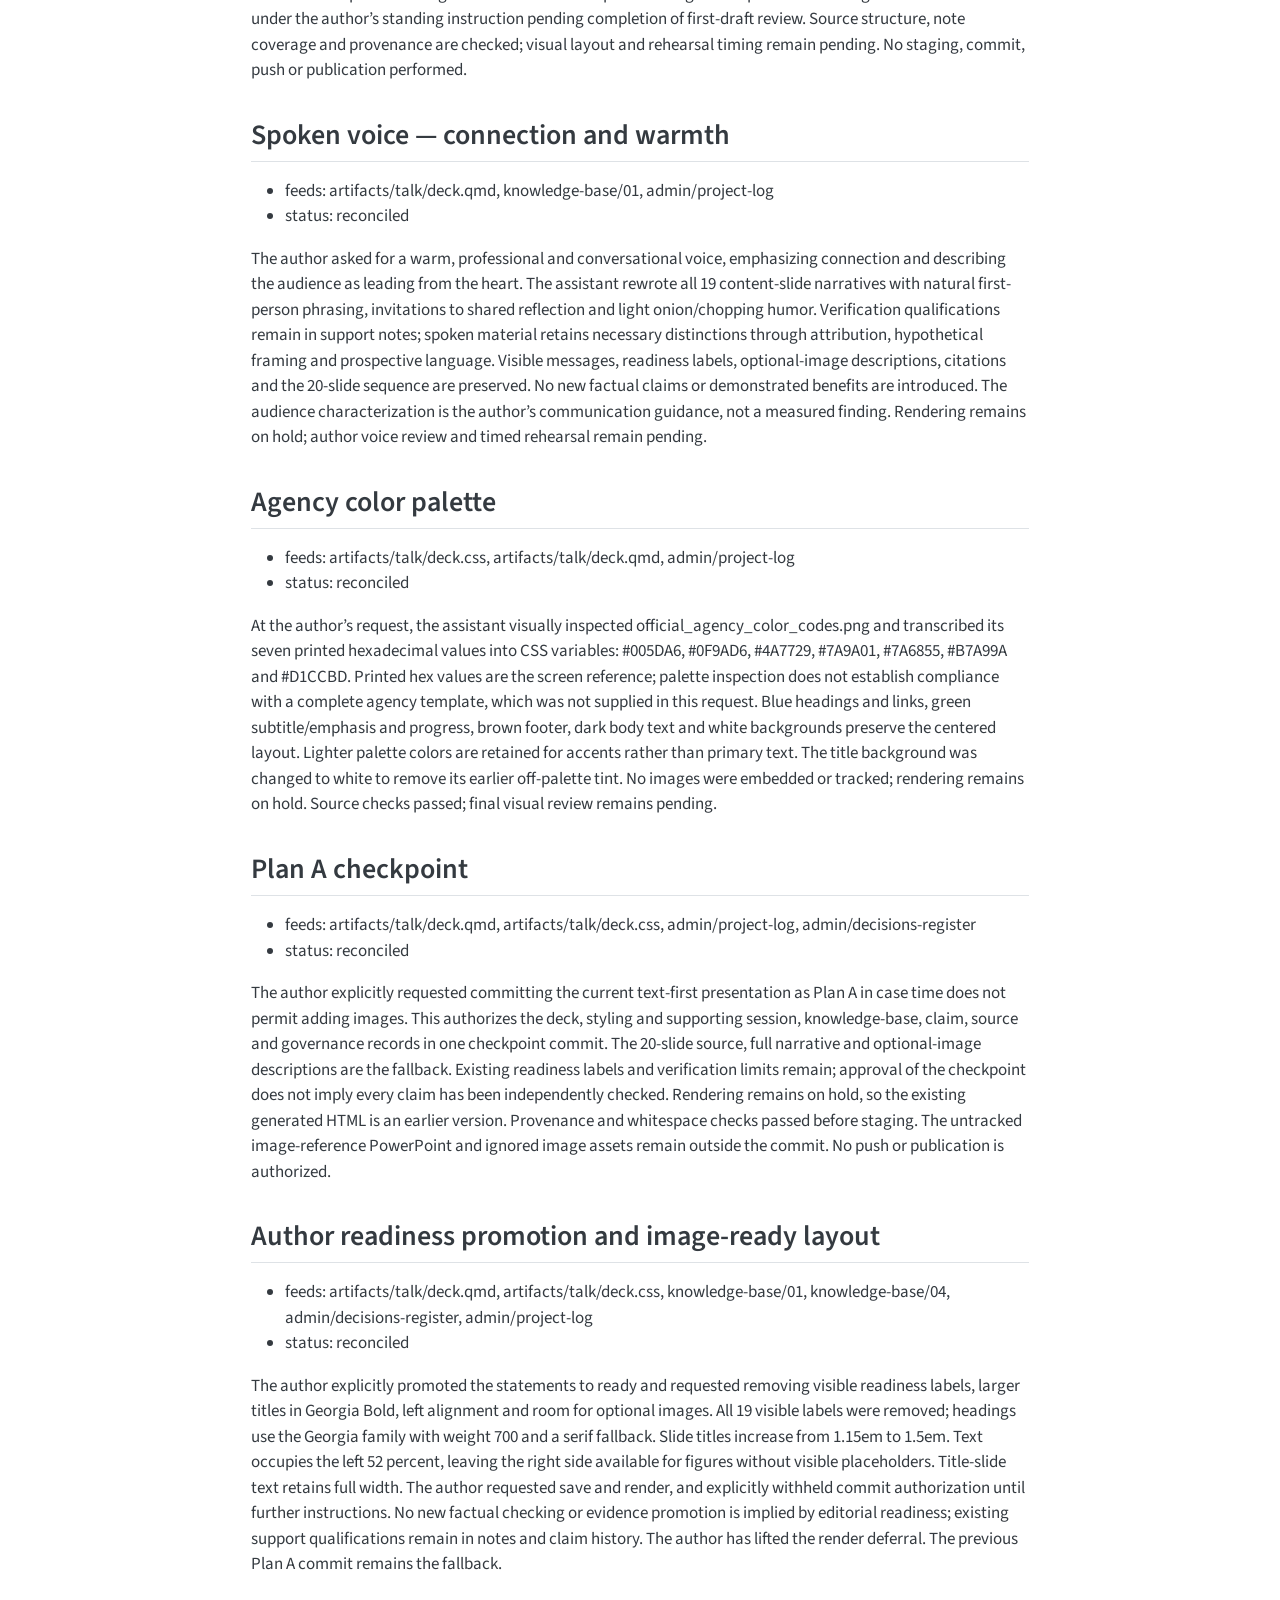
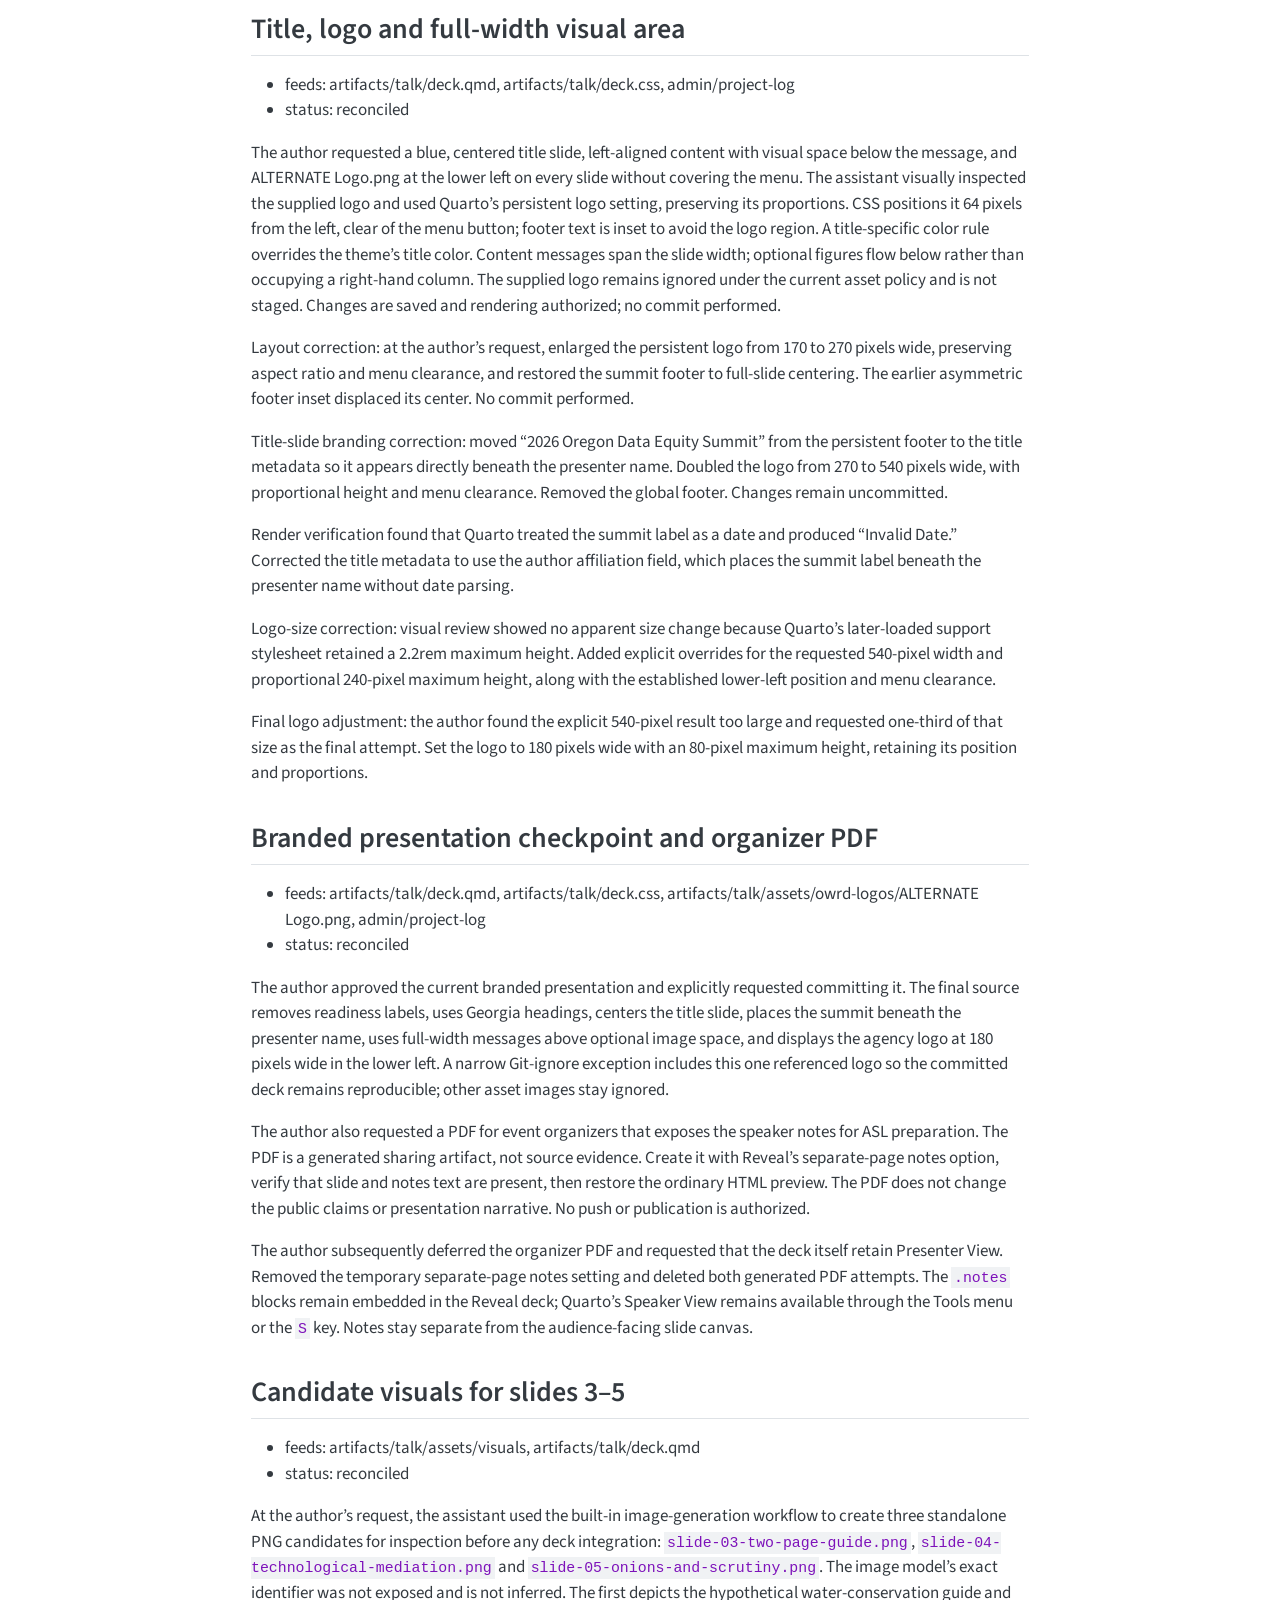
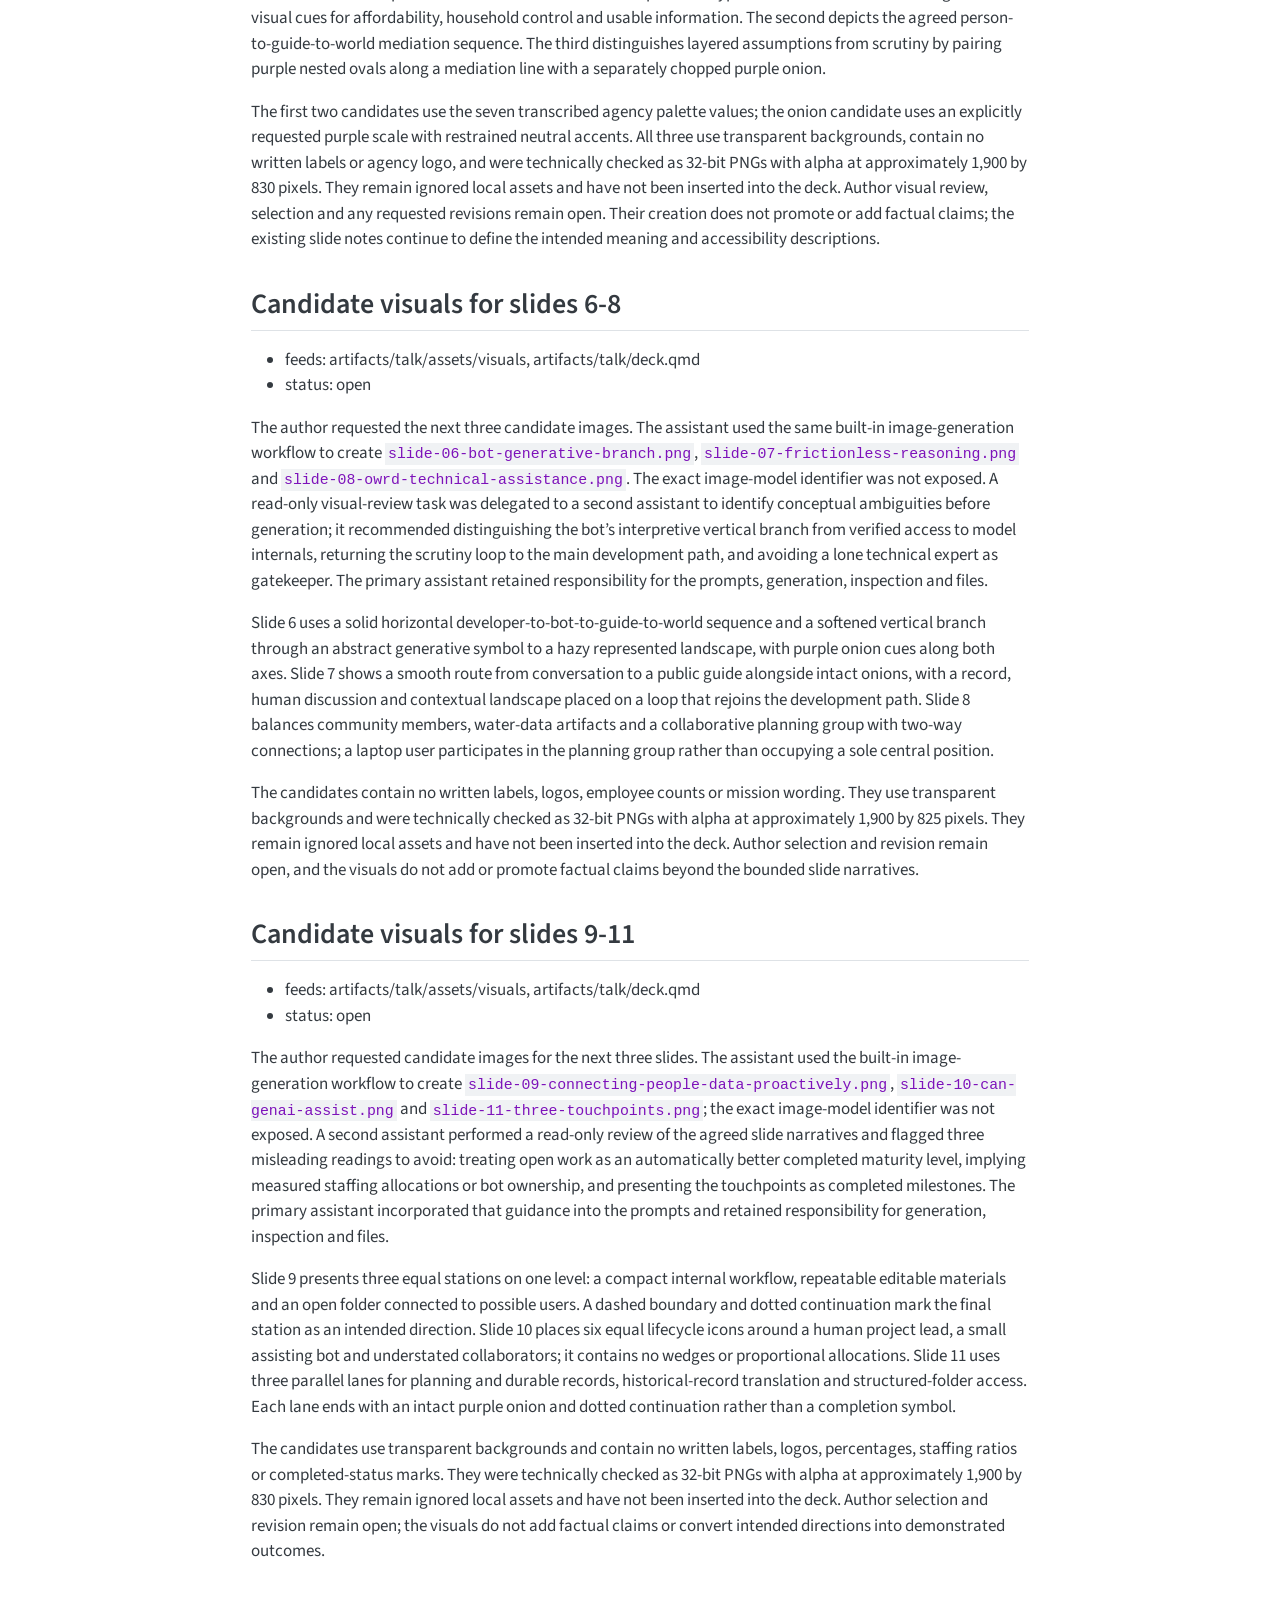
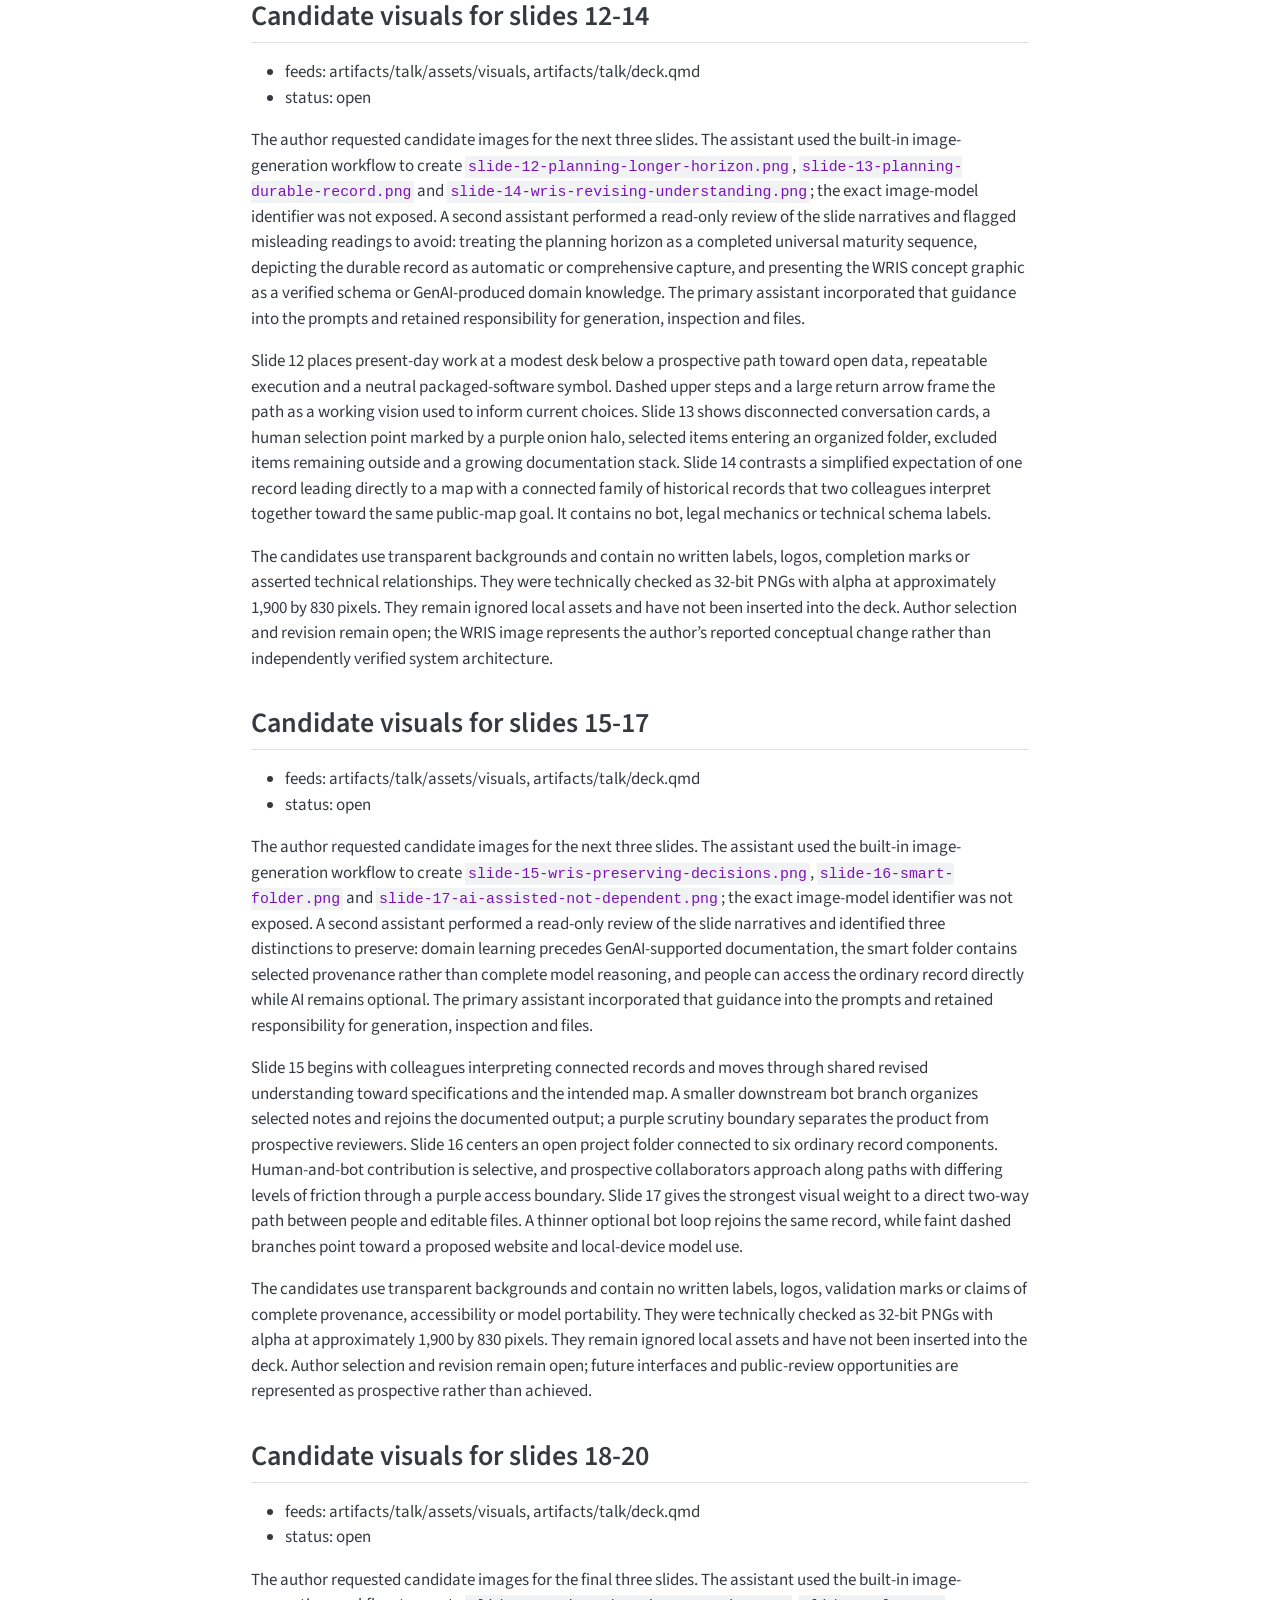
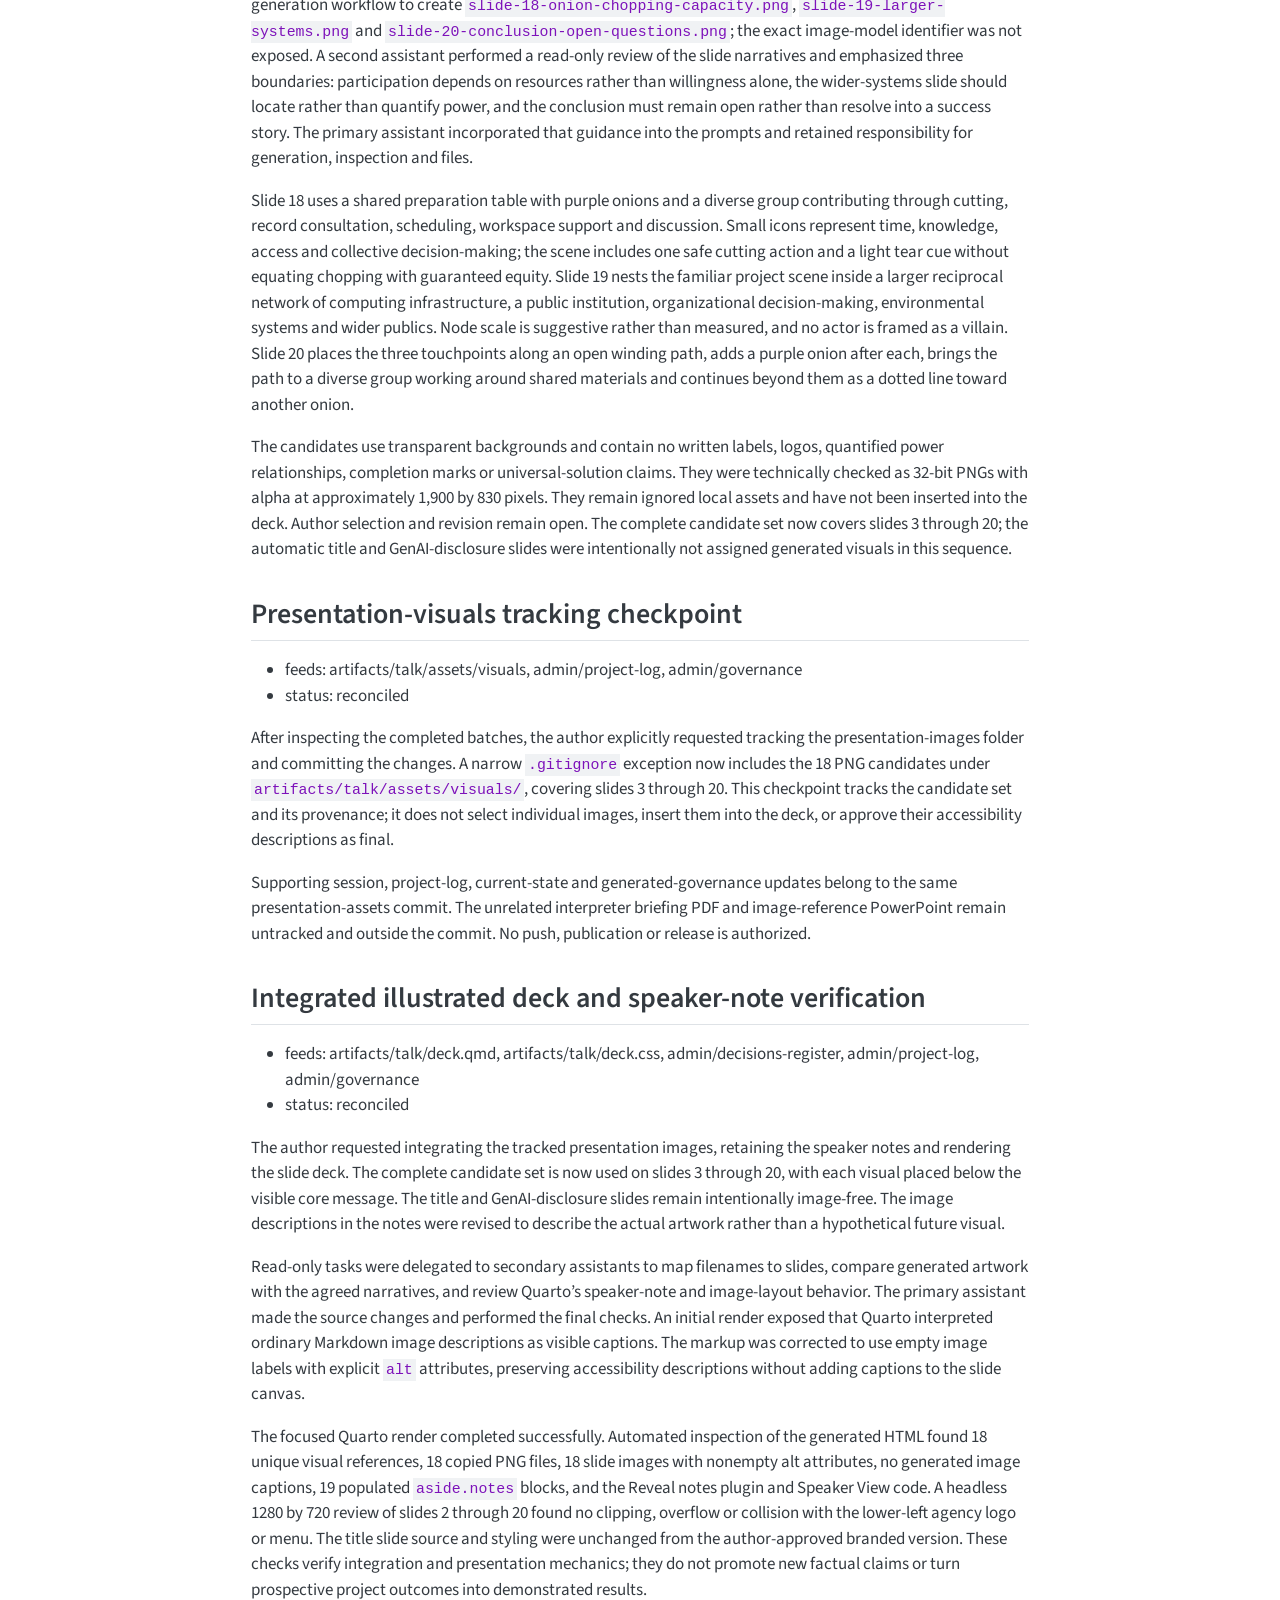
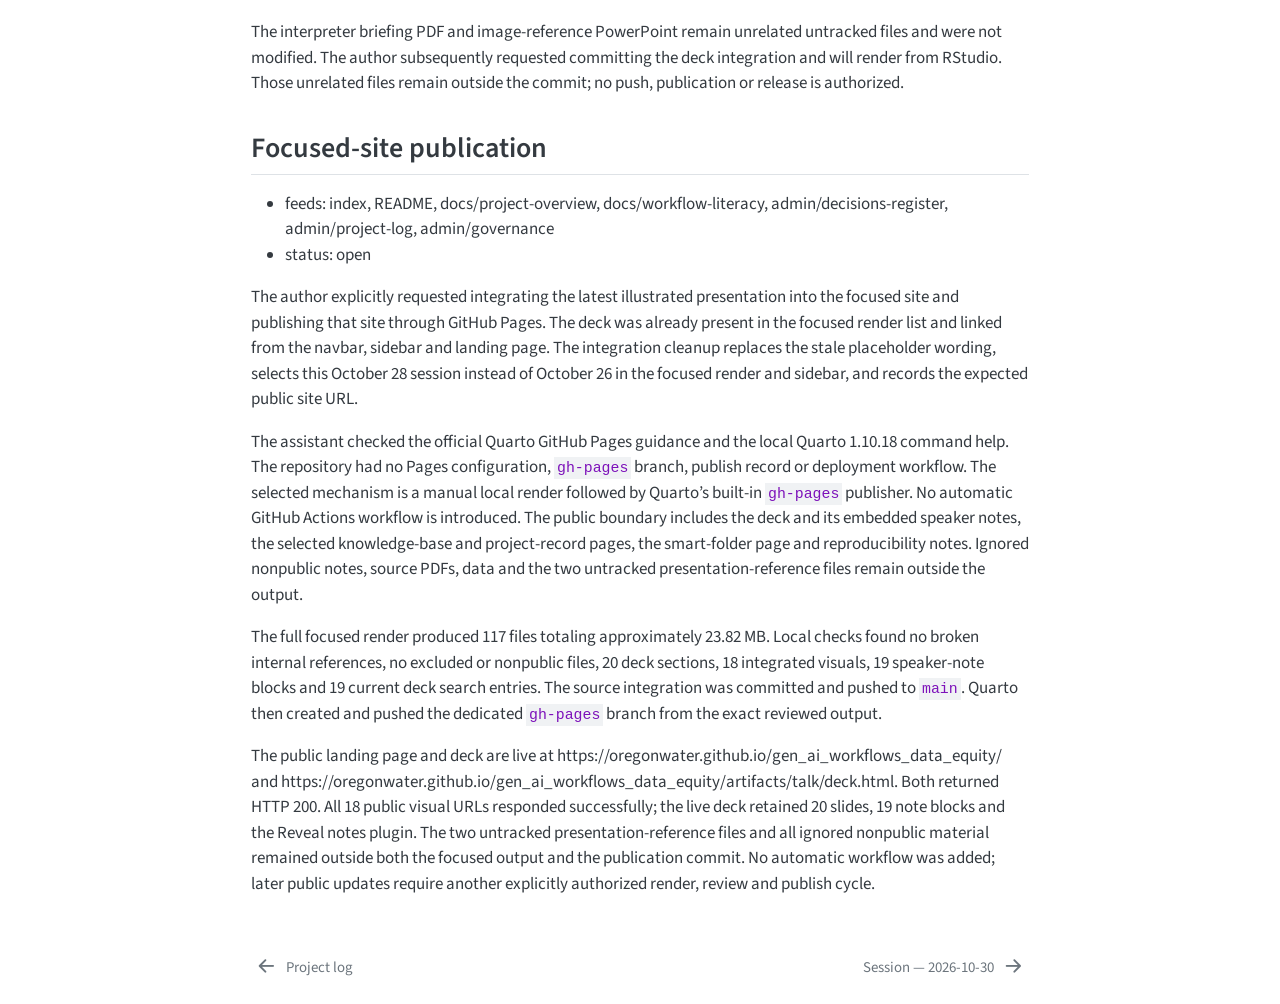
<file: sessions/2026-10-28.html>
<!DOCTYPE html>
<html xmlns="http://www.w3.org/1999/xhtml" lang="en" xml:lang="en"><head>

<meta charset="utf-8">
<meta name="generator" content="quarto-1.10.18">

<meta name="viewport" content="width=device-width, initial-scale=1.0, user-scalable=yes">

<meta name="dcterms.date" content="2026-10-28">

<title>Session — 2026-10-28 – Frictionless Reasoning</title>
<style>
/* Default styles provided by pandoc.
** See https://pandoc.org/MANUAL.html#variables-for-html for config info.
*/
span.smallcaps{font-variant: small-caps;}
div.columns{display: flex; gap: 1.5em;}
div.column{flex: auto;}
@media screen {
div.columns{gap: min(4vw, 1.5em);}
div.column{overflow-x: auto;}
}
div.hanging-indent{margin-left: 1.5em; text-indent: -1.5em;}
ul.task-list{list-style: none;}
ul.task-list li input[type="checkbox"] {
  width: 0.8em;
  margin: 0 0.8em 0.2em -1em; /* quarto-specific, see https://github.com/quarto-dev/quarto-cli/issues/4556 */ 
  vertical-align: middle;
}
</style>


<script src="../site_libs/quarto-nav/quarto-nav.js"></script>
<script src="../site_libs/quarto-nav/headroom.min.js"></script>
<script src="../site_libs/clipboard/clipboard.min.js"></script>
<script src="../site_libs/quarto-search/autocomplete.umd.js"></script>
<script src="../site_libs/quarto-search/fuse.min.js"></script>
<script src="../site_libs/quarto-search/quarto-search.js"></script>
<meta name="quarto:offset" content="../">
<link href="../sessions/2026-10-30.html" rel="next">
<link href="../admin/project-log.html" rel="prev">
<script src="../site_libs/quarto-html/quarto.js" type="module"></script>
<script src="../site_libs/quarto-html/tabsets/tabsets.js" type="module"></script>
<script src="../site_libs/quarto-html/popper.min.js"></script>
<script src="../site_libs/quarto-html/tippy.umd.min.js"></script>
<script src="../site_libs/quarto-html/anchor.min.js"></script>
<link href="../site_libs/quarto-html/tippy.css" rel="stylesheet">
<link href="../site_libs/quarto-html/quarto-syntax-highlighting-64a204ab8560d761af7679ceaba22944.css" rel="stylesheet" id="quarto-text-highlighting-styles">
<script src="../site_libs/bootstrap/bootstrap.min.js"></script>
<link href="../site_libs/bootstrap/bootstrap-icons.css" rel="stylesheet">
<link href="../site_libs/bootstrap/bootstrap-4e663f3a4ff1a491e18bd6a28adf0390.min.css" rel="stylesheet" append-hash="true" id="quarto-bootstrap" data-mode="light">
<script id="quarto-search-options" type="application/json">{
  "location": "navbar",
  "copy-button": false,
  "collapse-after": 3,
  "panel-placement": "end",
  "type": "overlay",
  "limit": 50,
  "keyboard-shortcut": [
    "f",
    "/",
    "s"
  ],
  "show-item-context": false,
  "language": {
    "search-no-results-text": "No results",
    "search-matching-documents-text": "matching documents",
    "search-copy-link-title": "Copy link to search",
    "search-hide-matches-text": "Hide additional matches",
    "search-more-match-text": "more match in this document",
    "search-more-matches-text": "more matches in this document",
    "search-clear-button-title": "Clear",
    "search-text-placeholder": "",
    "search-detached-cancel-button-title": "Cancel",
    "search-submit-button-title": "Submit",
    "search-label": "Search"
  }
}</script>


</head>

<body class="nav-sidebar docked nav-fixed quarto-light">

<div id="quarto-search-results"></div>
  <header id="quarto-header" class="headroom fixed-top">
    <nav class="navbar navbar-expand-lg " data-bs-theme="dark">
      <div class="navbar-container container-fluid">
      <div class="navbar-brand-container mx-auto">
    <a class="navbar-brand" href="../index.html">
    <span class="navbar-title">Frictionless Reasoning</span>
    </a>
  </div>
            <div id="quarto-search" class="" title="Search"></div>
          <button class="navbar-toggler" type="button" data-bs-toggle="collapse" data-bs-target="#navbarCollapse" aria-controls="navbarCollapse" role="menu" aria-expanded="false" aria-label="Toggle navigation" onclick="if (window.quartoToggleHeadroom) { window.quartoToggleHeadroom(); }">
  <span class="navbar-toggler-icon"></span>
</button>
          <div class="collapse navbar-collapse" id="navbarCollapse">
            <ul class="navbar-nav navbar-nav-scroll me-auto">
  <li class="nav-item">
    <a class="nav-link active" href="../index.html" aria-current="page"> 
<span class="menu-text">Overview</span></a>
  </li>  
  <li class="nav-item">
    <a class="nav-link" href="../artifacts/talk/deck.html"> 
<span class="menu-text">Presentation</span></a>
  </li>  
</ul>
          </div> <!-- /navcollapse -->
            <div class="quarto-navbar-tools">
</div>
      </div> <!-- /container-fluid -->
    </nav>
  <nav class="quarto-secondary-nav">
    <div class="container-fluid d-flex">
      <button type="button" class="quarto-btn-toggle btn" data-bs-toggle="collapse" role="button" data-bs-target=".quarto-sidebar-collapse-item" aria-controls="quarto-sidebar" aria-expanded="false" aria-label="Toggle sidebar navigation" onclick="if (window.quartoToggleHeadroom) { window.quartoToggleHeadroom(); }">
        <i class="bi bi-layout-text-sidebar-reverse"></i>
      </button>
        <nav class="quarto-page-breadcrumbs" aria-label="breadcrumb"><ol class="breadcrumb"><li class="breadcrumb-item"><a href="../admin/governance.html">Project record</a></li><li class="breadcrumb-item"><a href="../sessions/2026-10-28.html">Session — 2026-10-28</a></li></ol></nav>
        <a class="flex-grow-1" role="navigation" data-bs-toggle="collapse" data-bs-target=".quarto-sidebar-collapse-item" aria-controls="quarto-sidebar" aria-expanded="false" aria-label="Toggle sidebar navigation" onclick="if (window.quartoToggleHeadroom) { window.quartoToggleHeadroom(); }">      
        </a>
    </div>
  </nav>
</header>
<!-- content -->
<div id="quarto-content" class="quarto-container page-columns page-rows-contents page-layout-article page-navbar">
<!-- sidebar -->
  <nav id="quarto-sidebar" class="sidebar collapse collapse-horizontal quarto-sidebar-collapse-item sidebar-navigation docked overflow-auto">
    <div class="sidebar-menu-container"> 
    <ul class="list-unstyled mt-1">
        <li class="sidebar-item">
  <div class="sidebar-item-container"> 
  <a href="../index.html" class="sidebar-item-text sidebar-link">
 <span class="menu-text">Frictionless Reasoning About a Resistant World</span></a>
  </div>
</li>
        <li class="sidebar-item">
  <div class="sidebar-item-container"> 
  <a href="../artifacts/talk/deck.html" class="sidebar-item-text sidebar-link">
 <span class="menu-text">Frictionless Reasoning About a Resistant World</span></a>
  </div>
</li>
        <li class="sidebar-item">
  <div class="sidebar-item-container"> 
  <a href="../artifacts/talk/read.html" class="sidebar-item-text sidebar-link">
 <span class="menu-text">Read the presentation</span></a>
  </div>
</li>
        <li class="sidebar-item">
  <div class="sidebar-item-container"> 
  <a href="../docs/smart-folder.html" class="sidebar-item-text sidebar-link">
 <span class="menu-text">A smart folder?</span></a>
  </div>
</li>
        <li class="sidebar-item sidebar-item-section">
      <div class="sidebar-item-container"> 
            <a class="sidebar-item-text sidebar-link text-start" data-bs-toggle="collapse" data-bs-target="#quarto-sidebar-section-1" role="navigation" aria-expanded="true">
 <span class="menu-text">Preparation</span></a>
          <a class="sidebar-item-toggle text-start" data-bs-toggle="collapse" data-bs-target="#quarto-sidebar-section-1" role="navigation" aria-expanded="true" aria-label="Toggle section">
            <i class="bi bi-chevron-right ms-2"></i>
          </a> 
      </div>
      <ul id="quarto-sidebar-section-1" class="collapse list-unstyled sidebar-section depth1 show">  
          <li class="sidebar-item">
  <div class="sidebar-item-container"> 
  <a href="../knowledge-base/01_core-thesis-and-contribution.html" class="sidebar-item-text sidebar-link">
 <span class="menu-text">Core thesis and contribution</span></a>
  </div>
</li>
          <li class="sidebar-item">
  <div class="sidebar-item-container"> 
  <a href="../knowledge-base/04_claims-evidence-risk-register.html" class="sidebar-item-text sidebar-link">
 <span class="menu-text">Claims, evidence, and risk</span></a>
  </div>
</li>
          <li class="sidebar-item">
  <div class="sidebar-item-container"> 
  <a href="../knowledge-base/08_audience-and-venue.html" class="sidebar-item-text sidebar-link">
 <span class="menu-text">Audience and venue</span></a>
  </div>
</li>
      </ul>
  </li>
        <li class="sidebar-item sidebar-item-section">
      <div class="sidebar-item-container"> 
            <a class="sidebar-item-text sidebar-link text-start" data-bs-toggle="collapse" data-bs-target="#quarto-sidebar-section-2" role="navigation" aria-expanded="true">
 <span class="menu-text">Project record</span></a>
          <a class="sidebar-item-toggle text-start" data-bs-toggle="collapse" data-bs-target="#quarto-sidebar-section-2" role="navigation" aria-expanded="true" aria-label="Toggle section">
            <i class="bi bi-chevron-right ms-2"></i>
          </a> 
      </div>
      <ul id="quarto-sidebar-section-2" class="collapse list-unstyled sidebar-section depth1 show">  
          <li class="sidebar-item">
  <div class="sidebar-item-container"> 
  <a href="../admin/governance.html" class="sidebar-item-text sidebar-link">
 <span class="menu-text">Governance</span></a>
  </div>
</li>
          <li class="sidebar-item">
  <div class="sidebar-item-container"> 
  <a href="../admin/decisions-register.html" class="sidebar-item-text sidebar-link">
 <span class="menu-text">Decisions register</span></a>
  </div>
</li>
          <li class="sidebar-item">
  <div class="sidebar-item-container"> 
  <a href="../admin/project-log.html" class="sidebar-item-text sidebar-link">
 <span class="menu-text">Project log</span></a>
  </div>
</li>
          <li class="sidebar-item">
  <div class="sidebar-item-container"> 
  <a href="../sessions/2026-10-28.html" class="sidebar-item-text sidebar-link active">
 <span class="menu-text">Session — 2026-10-28</span></a>
  </div>
</li>
          <li class="sidebar-item">
  <div class="sidebar-item-container"> 
  <a href="../sessions/2026-10-30.html" class="sidebar-item-text sidebar-link">
 <span class="menu-text">Session — 2026-10-30</span></a>
  </div>
</li>
          <li class="sidebar-item">
  <div class="sidebar-item-container"> 
  <a href="../sessions/2026-11-09.html" class="sidebar-item-text sidebar-link">
 <span class="menu-text">Session — 2026-11-09</span></a>
  </div>
</li>
      </ul>
  </li>
        <li class="sidebar-item">
  <div class="sidebar-item-container"> 
  <a href="../docs/reproducibility-notes.html" class="sidebar-item-text sidebar-link">
 <span class="menu-text">Reproducibility notes</span></a>
  </div>
</li>
    </ul>
    </div>
</nav>
<div id="quarto-sidebar-glass" class="quarto-sidebar-collapse-item" data-bs-toggle="collapse" data-bs-target=".quarto-sidebar-collapse-item"></div>
<!-- margin-sidebar -->
    <div id="quarto-margin-sidebar" class="sidebar margin-sidebar">
        <nav id="TOC" role="doc-toc" class="toc-active">
    <h2 id="toc-title">On this page</h2>
   
  <ul>
  <li><a href="#purpose" id="toc-purpose" class="nav-link active" data-scroll-target="#purpose">Purpose</a></li>
  <li><a href="#conceptual-notes" id="toc-conceptual-notes" class="nav-link" data-scroll-target="#conceptual-notes">Conceptual notes</a>
  <ul class="collapse">
  <li><a href="#rough-deck-and-readiness-labels" id="toc-rough-deck-and-readiness-labels" class="nav-link" data-scroll-target="#rough-deck-and-readiness-labels">Rough deck and readiness labels</a></li>
  </ul></li>
  <li><a href="#decisions" id="toc-decisions" class="nav-link" data-scroll-target="#decisions">Decisions</a></li>
  <li><a href="#knowledge-base-reconciliation" id="toc-knowledge-base-reconciliation" class="nav-link" data-scroll-target="#knowledge-base-reconciliation">Knowledge-base reconciliation</a></li>
  <li><a href="#open-threads" id="toc-open-threads" class="nav-link" data-scroll-target="#open-threads">Open threads</a></li>
  <li><a href="#close-out-checks" id="toc-close-out-checks" class="nav-link" data-scroll-target="#close-out-checks">Close-out checks</a></li>
  <li><a href="#conclusion-review-checkpoint" id="toc-conclusion-review-checkpoint" class="nav-link" data-scroll-target="#conclusion-review-checkpoint">Conclusion review checkpoint</a></li>
  <li><a href="#opening-review-mediation-onions-and-the-hypothetical-guide" id="toc-opening-review-mediation-onions-and-the-hypothetical-guide" class="nav-link" data-scroll-target="#opening-review-mediation-onions-and-the-hypothetical-guide">Opening review — mediation, onions and the hypothetical guide</a></li>
  <li><a href="#wris-touchpoint-specific-conceptual-change" id="toc-wris-touchpoint-specific-conceptual-change" class="nav-link" data-scroll-target="#wris-touchpoint-specific-conceptual-change">WRIS touchpoint — specific conceptual change</a></li>
  <li><a href="#complete-text-first-presentation-draft" id="toc-complete-text-first-presentation-draft" class="nav-link" data-scroll-target="#complete-text-first-presentation-draft">Complete text-first presentation draft</a></li>
  <li><a href="#spoken-voice-connection-and-warmth" id="toc-spoken-voice-connection-and-warmth" class="nav-link" data-scroll-target="#spoken-voice-connection-and-warmth">Spoken voice — connection and warmth</a></li>
  <li><a href="#agency-color-palette" id="toc-agency-color-palette" class="nav-link" data-scroll-target="#agency-color-palette">Agency color palette</a></li>
  <li><a href="#plan-a-checkpoint" id="toc-plan-a-checkpoint" class="nav-link" data-scroll-target="#plan-a-checkpoint">Plan A checkpoint</a></li>
  <li><a href="#author-readiness-promotion-and-image-ready-layout" id="toc-author-readiness-promotion-and-image-ready-layout" class="nav-link" data-scroll-target="#author-readiness-promotion-and-image-ready-layout">Author readiness promotion and image-ready layout</a></li>
  <li><a href="#title-logo-and-full-width-visual-area" id="toc-title-logo-and-full-width-visual-area" class="nav-link" data-scroll-target="#title-logo-and-full-width-visual-area">Title, logo and full-width visual area</a></li>
  <li><a href="#branded-presentation-checkpoint-and-organizer-pdf" id="toc-branded-presentation-checkpoint-and-organizer-pdf" class="nav-link" data-scroll-target="#branded-presentation-checkpoint-and-organizer-pdf">Branded presentation checkpoint and organizer PDF</a></li>
  <li><a href="#candidate-visuals-for-slides-35" id="toc-candidate-visuals-for-slides-35" class="nav-link" data-scroll-target="#candidate-visuals-for-slides-35">Candidate visuals for slides 3–5</a></li>
  <li><a href="#candidate-visuals-for-slides-6-8" id="toc-candidate-visuals-for-slides-6-8" class="nav-link" data-scroll-target="#candidate-visuals-for-slides-6-8">Candidate visuals for slides 6-8</a></li>
  <li><a href="#candidate-visuals-for-slides-9-11" id="toc-candidate-visuals-for-slides-9-11" class="nav-link" data-scroll-target="#candidate-visuals-for-slides-9-11">Candidate visuals for slides 9-11</a></li>
  <li><a href="#candidate-visuals-for-slides-12-14" id="toc-candidate-visuals-for-slides-12-14" class="nav-link" data-scroll-target="#candidate-visuals-for-slides-12-14">Candidate visuals for slides 12-14</a></li>
  <li><a href="#candidate-visuals-for-slides-15-17" id="toc-candidate-visuals-for-slides-15-17" class="nav-link" data-scroll-target="#candidate-visuals-for-slides-15-17">Candidate visuals for slides 15-17</a></li>
  <li><a href="#candidate-visuals-for-slides-18-20" id="toc-candidate-visuals-for-slides-18-20" class="nav-link" data-scroll-target="#candidate-visuals-for-slides-18-20">Candidate visuals for slides 18-20</a></li>
  <li><a href="#presentation-visuals-tracking-checkpoint" id="toc-presentation-visuals-tracking-checkpoint" class="nav-link" data-scroll-target="#presentation-visuals-tracking-checkpoint">Presentation-visuals tracking checkpoint</a></li>
  <li><a href="#integrated-illustrated-deck-and-speaker-note-verification" id="toc-integrated-illustrated-deck-and-speaker-note-verification" class="nav-link" data-scroll-target="#integrated-illustrated-deck-and-speaker-note-verification">Integrated illustrated deck and speaker-note verification</a></li>
  <li><a href="#focused-site-publication" id="toc-focused-site-publication" class="nav-link" data-scroll-target="#focused-site-publication">Focused-site publication</a></li>
  </ul>
</nav>
    </div>
<!-- main -->
<main class="content" id="quarto-document-content">

<header id="title-block-header" class="quarto-title-block default"><nav class="quarto-page-breadcrumbs quarto-title-breadcrumbs d-none d-lg-block" aria-label="breadcrumb"><ol class="breadcrumb"><li class="breadcrumb-item"><a href="../admin/governance.html">Project record</a></li><li class="breadcrumb-item"><a href="../sessions/2026-10-28.html">Session — 2026-10-28</a></li></ol></nav>
<div class="quarto-title">
<h1 class="title">Session — 2026-10-28</h1>
</div>



<div class="quarto-title-meta">

    
    <div>
    <div class="quarto-title-meta-heading">Published</div>
    <div class="quarto-title-meta-contents">
      <p class="date">October 28, 2026</p>
    </div>
  </div>
  
    
  </div>
  


</header>


<section id="purpose" class="level2">
<h2 class="anchored" data-anchor-id="purpose">Purpose</h2>
<p>Begin today’s work with a minimal rough slide deck for the 20-minute presentation.</p>
</section>
<section id="conceptual-notes" class="level2">
<h2 class="anchored" data-anchor-id="conceptual-notes">Conceptual notes</h2>
<section id="rough-deck-and-readiness-labels" class="level3">
<h3 class="anchored" data-anchor-id="rough-deck-and-readiness-labels">Rough deck and readiness labels</h3>
<ul>
<li>feeds: artifacts/talk/deck.qmd, knowledge-base/01, knowledge-base/04, admin/decisions-register, admin/project-log</li>
<li>status: reconciled</li>
</ul>
<p>The author requested a title slide, a GenAI disclaimer immediately after it, content slides with tentative titles and core messages, and a conclusion. Definitions and transitions belong in speaker notes. Each visible core message ends with ready, requires review, or requires substantial review in parentheses. The author confirmed the brief mediation/onion opening and project-design → open-data WRIS → smart-folder narrative, limited the disclaimer to assistance in preparing this presentation, and delegated the initial slide count and tentative conclusion to the assistant.</p>
<p>The assistant drafted 13 slides including the automatic title. Ready describes bounded wording supported by inspectable material; requires review covers supported framing and author reports needing review; requires substantial review flags unresolved conceptual bridges or missing artifact comparisons. These labels are preparation judgments, not final author approval or a score for factual truth. The author retains ownership of every claim and word.</p>
<p>The draft discloses GenAI assistance without asserting policy authorization. It retains the working w-prime definition as a metaphor, keeps the onion semantics open, and treats project capacity and documentation burden as personal reports. The WRIS before/learning/after comparison still needs underlying artifacts. The conclusion and equity questions are assistant proposals. No completed reproducibility, documentation benefit, or equitable outcome is claimed. No new external sources were checked or registered; the draft relies on existing assessed material with its original limits.</p>
</section>
</section>
<section id="decisions" class="level2">
<h2 class="anchored" data-anchor-id="decisions">Decisions</h2>
<p>See the October 28 rough-deck-format entry in admin/decisions-register.md. Authorization covers drafting, not final slide approval, committing or publication.</p>
</section>
<section id="knowledge-base-reconciliation" class="level2">
<h2 class="anchored" data-anchor-id="knowledge-base-reconciliation">Knowledge-base reconciliation</h2>
<table class="caption-top table">
<colgroup>
<col style="width: 33%">
<col style="width: 33%">
<col style="width: 33%">
</colgroup>
<thead>
<tr class="header">
<th>File</th>
<th>Change</th>
<th>Driven by</th>
</tr>
</thead>
<tbody>
<tr class="odd">
<td>knowledge-base/01</td>
<td>Add current rough-deck status without replacing conceptual history</td>
<td>Author’s drafting request</td>
</tr>
<tr class="even">
<td>knowledge-base/04</td>
<td>Register draft statements, readiness criteria and slide assignments</td>
<td>Admission rule before slide use</td>
</tr>
</tbody>
</table>
</section>
<section id="open-threads" class="level2">
<h2 class="anchored" data-anchor-id="open-threads">Open threads</h2>
<p>Review the tentative wording and conclusion; verify agency/program wording; select project-design evidence and one WRIS artifact comparison; resolve onion semantics; assess equity framing; rehearse timing. OWRD styling remains pending. Prior policy feedback remains open and is not implicitly adopted by approving this draft.</p>
</section>
<section id="close-out-checks" class="level2">
<h2 class="anchored" data-anchor-id="close-out-checks">Close-out checks</h2>
<p>Session remains open for author review. Validation results follow after rendering. No staging, commit, push or publication authorized or performed.</p>
<p>Validation: provenance passed with 18 content pages, eight sessions and 30 registered sources after correcting session metadata. Focused rendering completed all eleven configured targets; generated deck HTML contains 13 slides and 12 speaker-note blocks. Git whitespace checks passed. Browser visual inspection was attempted but unavailable because the browser access host is unavailable; visual layout and rehearsal timing remain for review. The first sandboxed render was blocked scanning ignored temporary tools; the authorized retry completed. No new packages or external images were added.</p>
</section>
<section id="conclusion-review-checkpoint" class="level2">
<h2 class="anchored" data-anchor-id="conclusion-review-checkpoint">Conclusion review checkpoint</h2>
<ul>
<li>feeds: knowledge-base/01, knowledge-base/04, artifacts/talk/deck.qmd, admin/project-log, admin/decisions-register</li>
<li>status: reconciled</li>
</ul>
<p>The author clarified that the presentation illustrates the ongoing, evolving nature of GenAI assistance under equity lenses: each approach to an earlier difficulty introduces its own equity questions. The assistant had over-framed the conclusion as a portable prescription; the author corrected this. The smart folder interfaces between assistance and a durable record. Repository access and tracing influence are a further step, opening questions about practical accessibility, intended audience and required skills.</p>
<p>Participation concerns product definition, selection of preserved reasoning, output review, and feedback incorporation. The author describes the work as a solo endeavor and questions its sustainability. Team review of drafts can leave conditions of generation and GenAI-assisted feedback incorporation outside the team’s scrutiny. This is an author-reported limitation and concern, not an established general effect. Productive resistance is context dependent and should itself be defined transparently and participatively.</p>
<p>At the author’s request to close the conclusion review and proceed under an approximately one-hour deck deadline, the assistant consolidated the statement in slide 13 and marked it ready for this checkpoint. Exact wording is an assistant synthesis of the author’s direction, not a verbatim author quotation. Supporting cases and other slides remain under review. Next: slide 12’s equity questions, then the WRIS pair. Keep review bounded to necessary wording, support and transitions.</p>
</section>
<section id="opening-review-mediation-onions-and-the-hypothetical-guide" class="level2">
<h2 class="anchored" data-anchor-id="opening-review-mediation-onions-and-the-hypothetical-guide">Opening review — mediation, onions and the hypothetical guide</h2>
<ul>
<li>feeds: knowledge-base/01, knowledge-base/04, artifacts/talk/deck.qmd, references/sources.yml, admin/decisions-register, admin/project-log</li>
<li>status: reconciled</li>
</ul>
<p>The author agreed to reserve TAPs-specific episodes for the case section and use a hypothetical two-page water-conservation guide for communities experiencing scarcity in the opening. No actual advice or generated guide is presented as evidence. The author confirmed t-prime as generative operations through the learned configuration and accepted the bounded message about questioning assumptions without establishing their origin from conversation alone.</p>
<p>Onions represent layered assumptions and conditions within mediation; chopping represents scrutiny, and access to chop concerns participation, tools, knowledge and records. Dark center to lighter outer ovals expands from mediation treated as straightforward to its wider conditions. The author agreed that encoding equity or privilege in shading is confusing; this supersedes the earlier shading proposal. The salad-bar metaphor conveys necessary preparation, effort, discomfort and questions about who works and defines better. It does not establish benefits or justify discomfort as inherently equitable.</p>
<p>The assistant checked official NeurIPS 2023 publisher metadata and abstract for Turpin et al.; registered the source with abstract-only limits. The reported experiments support caution about explanation faithfulness, not universal opacity or contemporary-model behavior. The technical slide is marked ready for its narrow, accepted wording; mediation and frictionless-reasoning formulations remain requires review. No other new source or actual case artifact was checked.</p>
<p>The opening now has disclaimer, hypothetical guide, mediation, onions, generative branch and frictionless reasoning. With the title and existing case/conclusion sections, the draft contains 14 slides. Arrow meanings distinguish development from eventual use, and the developer from readers. The diagram is specified in notes; no graphic is produced in this text-only pass. The author requested updating slides and notes, reading the opening, then moving to TAPs touchpoints. Rendering remains explicitly deferred until first-draft review is complete.</p>
</section>
<section id="wris-touchpoint-specific-conceptual-change" class="level2">
<h2 class="anchored" data-anchor-id="wris-touchpoint-specific-conceptual-change">WRIS touchpoint — specific conceptual change</h2>
<ul>
<li>feeds: knowledge-base/01, knowledge-base/04, artifacts/talk/deck.qmd, admin/project-log</li>
<li>status: reconciled</li>
</ul>
<p>The author identified the local water_rights_conceptual_models.png as the visual account of the initial and revised understanding. Initial metadata specified variables not readily available through the records. WRIS learning sessions shifted understanding from a database-centered expectation to a historical family of records requiring careful translation and experienced human knowledge. The author reports concern about continuity of that knowledge as experienced colleagues approach retirement. No personnel details or retirement dates were supplied or recorded.</p>
<p>GenAI helped document the evolution, resulting in the working diagram. Revised query specifications reportedly describe the steps needed for the intended public spatial representation more comprehensively and explicitly. This is an author account; neither initial metadata nor revised specifications was inspected in this pass.</p>
<p>The assistant visually inspected the PNG: the left shows an intuitive single complete record; the right depicts connected record families around an authorization. This verifies the image’s visible content, not its legal or technical accuracy. No inference that WRIS is not a database is adopted. The diagram is not embedded pending existing technical and redistribution questions. The two WRIS slide messages and notes now state the specific development and distinguish human learning from GenAI-supported documentation. Their labels move from requires substantial review to requires review because the narrative is specific but supporting artifacts remain unchecked. Rendering continues to be held.</p>
</section>
<section id="complete-text-first-presentation-draft" class="level2">
<h2 class="anchored" data-anchor-id="complete-text-first-presentation-draft">Complete text-first presentation draft</h2>
<ul>
<li>feeds: knowledge-base/01, knowledge-base/04, artifacts/talk/deck.qmd, artifacts/talk/deck.css, admin/project-log, admin/decisions-register</li>
<li>status: reconciled</li>
</ul>
<p>The author requested a deck that can be presented without images: center each visible core message, provide the full narrative in speaker notes, and include alt-text describing possible future images. The assistant expanded the agreed outline to 20 slides including the automatic title, with approximately 2,160 words of narrative and transitions. This is a timing estimate, not a rehearsed duration. Readiness labels remain visible as requested; full narrative is an assistant-prepared first-person draft for author review, not a transcript or an author-written provenance account.</p>
<p>The source now includes OWRD role, proactive assistance direction, lifecycle responsibilities, three-touchpoint roadmap, planning vision and documentation burden, two bounded WRIS slides, smart-folder implementation, AI-assisted-not-dependent principle, chopping questions, larger-systems discussion framing and the reviewed conclusion. WRIS remains a concise conceptual-change account, respecting the author’s direction to avoid a technical water-rights workshop. Model-agnostic operation and local-model grounding remain ambitions. Unverified agency headcount and fractional FTE allocations are omitted. No third-party images are embedded or generated. Optional alt-text is a proposed image description, not an accessibility claim about nonexistent assets.</p>
<p>At the author’s direction, the larger-systems slide acknowledges broader concerns to frame Q&amp;A, without extending the case into a global analysis. No private-note quotations, identifying details or factual assertions from those notes are copied into public records or slides. The slide is supported by the author’s directly stated purpose.</p>
<p>The centered text and narrative stand alone: none of the spoken transitions requires an image to be present. References to potential diagrams are confined to optional-image descriptions. Rendering remains deferred under the author’s standing instruction pending completion of first-draft review. Source structure, note coverage and provenance are checked; visual layout and rehearsal timing remain pending. No staging, commit, push or publication performed.</p>
</section>
<section id="spoken-voice-connection-and-warmth" class="level2">
<h2 class="anchored" data-anchor-id="spoken-voice-connection-and-warmth">Spoken voice — connection and warmth</h2>
<ul>
<li>feeds: artifacts/talk/deck.qmd, knowledge-base/01, admin/project-log</li>
<li>status: reconciled</li>
</ul>
<p>The author asked for a warm, professional and conversational voice, emphasizing connection and describing the audience as leading from the heart. The assistant rewrote all 19 content-slide narratives with natural first-person phrasing, invitations to shared reflection and light onion/chopping humor. Verification qualifications remain in support notes; spoken material retains necessary distinctions through attribution, hypothetical framing and prospective language. Visible messages, readiness labels, optional-image descriptions, citations and the 20-slide sequence are preserved. No new factual claims or demonstrated benefits are introduced. The audience characterization is the author’s communication guidance, not a measured finding. Rendering remains on hold; author voice review and timed rehearsal remain pending.</p>
</section>
<section id="agency-color-palette" class="level2">
<h2 class="anchored" data-anchor-id="agency-color-palette">Agency color palette</h2>
<ul>
<li>feeds: artifacts/talk/deck.css, artifacts/talk/deck.qmd, admin/project-log</li>
<li>status: reconciled</li>
</ul>
<p>At the author’s request, the assistant visually inspected official_agency_color_codes.png and transcribed its seven printed hexadecimal values into CSS variables: #005DA6, #0F9AD6, #4A7729, #7A9A01, #7A6855, #B7A99A and #D1CCBD. Printed hex values are the screen reference; palette inspection does not establish compliance with a complete agency template, which was not supplied in this request. Blue headings and links, green subtitle/emphasis and progress, brown footer, dark body text and white backgrounds preserve the centered layout. Lighter palette colors are retained for accents rather than primary text. The title background was changed to white to remove its earlier off-palette tint. No images were embedded or tracked; rendering remains on hold. Source checks passed; final visual review remains pending.</p>
</section>
<section id="plan-a-checkpoint" class="level2">
<h2 class="anchored" data-anchor-id="plan-a-checkpoint">Plan A checkpoint</h2>
<ul>
<li>feeds: artifacts/talk/deck.qmd, artifacts/talk/deck.css, admin/project-log, admin/decisions-register</li>
<li>status: reconciled</li>
</ul>
<p>The author explicitly requested committing the current text-first presentation as Plan A in case time does not permit adding images. This authorizes the deck, styling and supporting session, knowledge-base, claim, source and governance records in one checkpoint commit. The 20-slide source, full narrative and optional-image descriptions are the fallback. Existing readiness labels and verification limits remain; approval of the checkpoint does not imply every claim has been independently checked. Rendering remains on hold, so the existing generated HTML is an earlier version. Provenance and whitespace checks passed before staging. The untracked image-reference PowerPoint and ignored image assets remain outside the commit. No push or publication is authorized.</p>
</section>
<section id="author-readiness-promotion-and-image-ready-layout" class="level2">
<h2 class="anchored" data-anchor-id="author-readiness-promotion-and-image-ready-layout">Author readiness promotion and image-ready layout</h2>
<ul>
<li>feeds: artifacts/talk/deck.qmd, artifacts/talk/deck.css, knowledge-base/01, knowledge-base/04, admin/decisions-register, admin/project-log</li>
<li>status: reconciled</li>
</ul>
<p>The author explicitly promoted the statements to ready and requested removing visible readiness labels, larger titles in Georgia Bold, left alignment and room for optional images. All 19 visible labels were removed; headings use the Georgia family with weight 700 and a serif fallback. Slide titles increase from 1.15em to 1.5em. Text occupies the left 52 percent, leaving the right side available for figures without visible placeholders. Title-slide text retains full width. The author requested save and render, and explicitly withheld commit authorization until further instructions. No new factual checking or evidence promotion is implied by editorial readiness; existing support qualifications remain in notes and claim history. The author has lifted the render deferral. The previous Plan A commit remains the fallback.</p>
</section>
<section id="title-logo-and-full-width-visual-area" class="level2">
<h2 class="anchored" data-anchor-id="title-logo-and-full-width-visual-area">Title, logo and full-width visual area</h2>
<ul>
<li>feeds: artifacts/talk/deck.qmd, artifacts/talk/deck.css, admin/project-log</li>
<li>status: reconciled</li>
</ul>
<p>The author requested a blue, centered title slide, left-aligned content with visual space below the message, and ALTERNATE Logo.png at the lower left on every slide without covering the menu. The assistant visually inspected the supplied logo and used Quarto’s persistent logo setting, preserving its proportions. CSS positions it 64 pixels from the left, clear of the menu button; footer text is inset to avoid the logo region. A title-specific color rule overrides the theme’s title color. Content messages span the slide width; optional figures flow below rather than occupying a right-hand column. The supplied logo remains ignored under the current asset policy and is not staged. Changes are saved and rendering authorized; no commit performed.</p>
<p>Layout correction: at the author’s request, enlarged the persistent logo from 170 to 270 pixels wide, preserving aspect ratio and menu clearance, and restored the summit footer to full-slide centering. The earlier asymmetric footer inset displaced its center. No commit performed.</p>
<p>Title-slide branding correction: moved “2026 Oregon Data Equity Summit” from the persistent footer to the title metadata so it appears directly beneath the presenter name. Doubled the logo from 270 to 540 pixels wide, with proportional height and menu clearance. Removed the global footer. Changes remain uncommitted.</p>
<p>Render verification found that Quarto treated the summit label as a date and produced “Invalid Date.” Corrected the title metadata to use the author affiliation field, which places the summit label beneath the presenter name without date parsing.</p>
<p>Logo-size correction: visual review showed no apparent size change because Quarto’s later-loaded support stylesheet retained a 2.2rem maximum height. Added explicit overrides for the requested 540-pixel width and proportional 240-pixel maximum height, along with the established lower-left position and menu clearance.</p>
<p>Final logo adjustment: the author found the explicit 540-pixel result too large and requested one-third of that size as the final attempt. Set the logo to 180 pixels wide with an 80-pixel maximum height, retaining its position and proportions.</p>
</section>
<section id="branded-presentation-checkpoint-and-organizer-pdf" class="level2">
<h2 class="anchored" data-anchor-id="branded-presentation-checkpoint-and-organizer-pdf">Branded presentation checkpoint and organizer PDF</h2>
<ul>
<li>feeds: artifacts/talk/deck.qmd, artifacts/talk/deck.css, artifacts/talk/assets/owrd-logos/ALTERNATE Logo.png, admin/project-log</li>
<li>status: reconciled</li>
</ul>
<p>The author approved the current branded presentation and explicitly requested committing it. The final source removes readiness labels, uses Georgia headings, centers the title slide, places the summit beneath the presenter name, uses full-width messages above optional image space, and displays the agency logo at 180 pixels wide in the lower left. A narrow Git-ignore exception includes this one referenced logo so the committed deck remains reproducible; other asset images stay ignored.</p>
<p>The author also requested a PDF for event organizers that exposes the speaker notes for ASL preparation. The PDF is a generated sharing artifact, not source evidence. Create it with Reveal’s separate-page notes option, verify that slide and notes text are present, then restore the ordinary HTML preview. The PDF does not change the public claims or presentation narrative. No push or publication is authorized.</p>
<p>The author subsequently deferred the organizer PDF and requested that the deck itself retain Presenter View. Removed the temporary separate-page notes setting and deleted both generated PDF attempts. The <code>.notes</code> blocks remain embedded in the Reveal deck; Quarto’s Speaker View remains available through the Tools menu or the <code>S</code> key. Notes stay separate from the audience-facing slide canvas.</p>
</section>
<section id="candidate-visuals-for-slides-35" class="level2">
<h2 class="anchored" data-anchor-id="candidate-visuals-for-slides-35">Candidate visuals for slides 3–5</h2>
<ul>
<li>feeds: artifacts/talk/assets/visuals, artifacts/talk/deck.qmd</li>
<li>status: reconciled</li>
</ul>
<p>At the author’s request, the assistant used the built-in image-generation workflow to create three standalone PNG candidates for inspection before any deck integration: <code>slide-03-two-page-guide.png</code>, <code>slide-04-technological-mediation.png</code> and <code>slide-05-onions-and-scrutiny.png</code>. The image model’s exact identifier was not exposed and is not inferred. The first depicts the hypothetical water-conservation guide and visual cues for affordability, household control and usable information. The second depicts the agreed person-to-guide-to-world mediation sequence. The third distinguishes layered assumptions from scrutiny by pairing purple nested ovals along a mediation line with a separately chopped purple onion.</p>
<p>The first two candidates use the seven transcribed agency palette values; the onion candidate uses an explicitly requested purple scale with restrained neutral accents. All three use transparent backgrounds, contain no written labels or agency logo, and were technically checked as 32-bit PNGs with alpha at approximately 1,900 by 830 pixels. They remain ignored local assets and have not been inserted into the deck. Author visual review, selection and any requested revisions remain open. Their creation does not promote or add factual claims; the existing slide notes continue to define the intended meaning and accessibility descriptions.</p>
</section>
<section id="candidate-visuals-for-slides-6-8" class="level2">
<h2 class="anchored" data-anchor-id="candidate-visuals-for-slides-6-8">Candidate visuals for slides 6-8</h2>
<ul>
<li>feeds: artifacts/talk/assets/visuals, artifacts/talk/deck.qmd</li>
<li>status: open</li>
</ul>
<p>The author requested the next three candidate images. The assistant used the same built-in image-generation workflow to create <code>slide-06-bot-generative-branch.png</code>, <code>slide-07-frictionless-reasoning.png</code> and <code>slide-08-owrd-technical-assistance.png</code>. The exact image-model identifier was not exposed. A read-only visual-review task was delegated to a second assistant to identify conceptual ambiguities before generation; it recommended distinguishing the bot’s interpretive vertical branch from verified access to model internals, returning the scrutiny loop to the main development path, and avoiding a lone technical expert as gatekeeper. The primary assistant retained responsibility for the prompts, generation, inspection and files.</p>
<p>Slide 6 uses a solid horizontal developer-to-bot-to-guide-to-world sequence and a softened vertical branch through an abstract generative symbol to a hazy represented landscape, with purple onion cues along both axes. Slide 7 shows a smooth route from conversation to a public guide alongside intact onions, with a record, human discussion and contextual landscape placed on a loop that rejoins the development path. Slide 8 balances community members, water-data artifacts and a collaborative planning group with two-way connections; a laptop user participates in the planning group rather than occupying a sole central position.</p>
<p>The candidates contain no written labels, logos, employee counts or mission wording. They use transparent backgrounds and were technically checked as 32-bit PNGs with alpha at approximately 1,900 by 825 pixels. They remain ignored local assets and have not been inserted into the deck. Author selection and revision remain open, and the visuals do not add or promote factual claims beyond the bounded slide narratives.</p>
</section>
<section id="candidate-visuals-for-slides-9-11" class="level2">
<h2 class="anchored" data-anchor-id="candidate-visuals-for-slides-9-11">Candidate visuals for slides 9-11</h2>
<ul>
<li>feeds: artifacts/talk/assets/visuals, artifacts/talk/deck.qmd</li>
<li>status: open</li>
</ul>
<p>The author requested candidate images for the next three slides. The assistant used the built-in image-generation workflow to create <code>slide-09-connecting-people-data-proactively.png</code>, <code>slide-10-can-genai-assist.png</code> and <code>slide-11-three-touchpoints.png</code>; the exact image-model identifier was not exposed. A second assistant performed a read-only review of the agreed slide narratives and flagged three misleading readings to avoid: treating open work as an automatically better completed maturity level, implying measured staffing allocations or bot ownership, and presenting the touchpoints as completed milestones. The primary assistant incorporated that guidance into the prompts and retained responsibility for generation, inspection and files.</p>
<p>Slide 9 presents three equal stations on one level: a compact internal workflow, repeatable editable materials and an open folder connected to possible users. A dashed boundary and dotted continuation mark the final station as an intended direction. Slide 10 places six equal lifecycle icons around a human project lead, a small assisting bot and understated collaborators; it contains no wedges or proportional allocations. Slide 11 uses three parallel lanes for planning and durable records, historical-record translation and structured-folder access. Each lane ends with an intact purple onion and dotted continuation rather than a completion symbol.</p>
<p>The candidates use transparent backgrounds and contain no written labels, logos, percentages, staffing ratios or completed-status marks. They were technically checked as 32-bit PNGs with alpha at approximately 1,900 by 830 pixels. They remain ignored local assets and have not been inserted into the deck. Author selection and revision remain open; the visuals do not add factual claims or convert intended directions into demonstrated outcomes.</p>
</section>
<section id="candidate-visuals-for-slides-12-14" class="level2">
<h2 class="anchored" data-anchor-id="candidate-visuals-for-slides-12-14">Candidate visuals for slides 12-14</h2>
<ul>
<li>feeds: artifacts/talk/assets/visuals, artifacts/talk/deck.qmd</li>
<li>status: open</li>
</ul>
<p>The author requested candidate images for the next three slides. The assistant used the built-in image-generation workflow to create <code>slide-12-planning-longer-horizon.png</code>, <code>slide-13-planning-durable-record.png</code> and <code>slide-14-wris-revising-understanding.png</code>; the exact image-model identifier was not exposed. A second assistant performed a read-only review of the slide narratives and flagged misleading readings to avoid: treating the planning horizon as a completed universal maturity sequence, depicting the durable record as automatic or comprehensive capture, and presenting the WRIS concept graphic as a verified schema or GenAI-produced domain knowledge. The primary assistant incorporated that guidance into the prompts and retained responsibility for generation, inspection and files.</p>
<p>Slide 12 places present-day work at a modest desk below a prospective path toward open data, repeatable execution and a neutral packaged-software symbol. Dashed upper steps and a large return arrow frame the path as a working vision used to inform current choices. Slide 13 shows disconnected conversation cards, a human selection point marked by a purple onion halo, selected items entering an organized folder, excluded items remaining outside and a growing documentation stack. Slide 14 contrasts a simplified expectation of one record leading directly to a map with a connected family of historical records that two colleagues interpret together toward the same public-map goal. It contains no bot, legal mechanics or technical schema labels.</p>
<p>The candidates use transparent backgrounds and contain no written labels, logos, completion marks or asserted technical relationships. They were technically checked as 32-bit PNGs with alpha at approximately 1,900 by 830 pixels. They remain ignored local assets and have not been inserted into the deck. Author selection and revision remain open; the WRIS image represents the author’s reported conceptual change rather than independently verified system architecture.</p>
</section>
<section id="candidate-visuals-for-slides-15-17" class="level2">
<h2 class="anchored" data-anchor-id="candidate-visuals-for-slides-15-17">Candidate visuals for slides 15-17</h2>
<ul>
<li>feeds: artifacts/talk/assets/visuals, artifacts/talk/deck.qmd</li>
<li>status: open</li>
</ul>
<p>The author requested candidate images for the next three slides. The assistant used the built-in image-generation workflow to create <code>slide-15-wris-preserving-decisions.png</code>, <code>slide-16-smart-folder.png</code> and <code>slide-17-ai-assisted-not-dependent.png</code>; the exact image-model identifier was not exposed. A second assistant performed a read-only review of the slide narratives and identified three distinctions to preserve: domain learning precedes GenAI-supported documentation, the smart folder contains selected provenance rather than complete model reasoning, and people can access the ordinary record directly while AI remains optional. The primary assistant incorporated that guidance into the prompts and retained responsibility for generation, inspection and files.</p>
<p>Slide 15 begins with colleagues interpreting connected records and moves through shared revised understanding toward specifications and the intended map. A smaller downstream bot branch organizes selected notes and rejoins the documented output; a purple scrutiny boundary separates the product from prospective reviewers. Slide 16 centers an open project folder connected to six ordinary record components. Human-and-bot contribution is selective, and prospective collaborators approach along paths with differing levels of friction through a purple access boundary. Slide 17 gives the strongest visual weight to a direct two-way path between people and editable files. A thinner optional bot loop rejoins the same record, while faint dashed branches point toward a proposed website and local-device model use.</p>
<p>The candidates use transparent backgrounds and contain no written labels, logos, validation marks or claims of complete provenance, accessibility or model portability. They were technically checked as 32-bit PNGs with alpha at approximately 1,900 by 830 pixels. They remain ignored local assets and have not been inserted into the deck. Author selection and revision remain open; future interfaces and public-review opportunities are represented as prospective rather than achieved.</p>
</section>
<section id="candidate-visuals-for-slides-18-20" class="level2">
<h2 class="anchored" data-anchor-id="candidate-visuals-for-slides-18-20">Candidate visuals for slides 18-20</h2>
<ul>
<li>feeds: artifacts/talk/assets/visuals, artifacts/talk/deck.qmd</li>
<li>status: open</li>
</ul>
<p>The author requested candidate images for the final three slides. The assistant used the built-in image-generation workflow to create <code>slide-18-onion-chopping-capacity.png</code>, <code>slide-19-larger-systems.png</code> and <code>slide-20-conclusion-open-questions.png</code>; the exact image-model identifier was not exposed. A second assistant performed a read-only review of the slide narratives and emphasized three boundaries: participation depends on resources rather than willingness alone, the wider-systems slide should locate rather than quantify power, and the conclusion must remain open rather than resolve into a success story. The primary assistant incorporated that guidance into the prompts and retained responsibility for generation, inspection and files.</p>
<p>Slide 18 uses a shared preparation table with purple onions and a diverse group contributing through cutting, record consultation, scheduling, workspace support and discussion. Small icons represent time, knowledge, access and collective decision-making; the scene includes one safe cutting action and a light tear cue without equating chopping with guaranteed equity. Slide 19 nests the familiar project scene inside a larger reciprocal network of computing infrastructure, a public institution, organizational decision-making, environmental systems and wider publics. Node scale is suggestive rather than measured, and no actor is framed as a villain. Slide 20 places the three touchpoints along an open winding path, adds a purple onion after each, brings the path to a diverse group working around shared materials and continues beyond them as a dotted line toward another onion.</p>
<p>The candidates use transparent backgrounds and contain no written labels, logos, quantified power relationships, completion marks or universal-solution claims. They were technically checked as 32-bit PNGs with alpha at approximately 1,900 by 830 pixels. They remain ignored local assets and have not been inserted into the deck. Author selection and revision remain open. The complete candidate set now covers slides 3 through 20; the automatic title and GenAI-disclosure slides were intentionally not assigned generated visuals in this sequence.</p>
</section>
<section id="presentation-visuals-tracking-checkpoint" class="level2">
<h2 class="anchored" data-anchor-id="presentation-visuals-tracking-checkpoint">Presentation-visuals tracking checkpoint</h2>
<ul>
<li>feeds: artifacts/talk/assets/visuals, admin/project-log, admin/governance</li>
<li>status: reconciled</li>
</ul>
<p>After inspecting the completed batches, the author explicitly requested tracking the presentation-images folder and committing the changes. A narrow <code>.gitignore</code> exception now includes the 18 PNG candidates under <code>artifacts/talk/assets/visuals/</code>, covering slides 3 through 20. This checkpoint tracks the candidate set and its provenance; it does not select individual images, insert them into the deck, or approve their accessibility descriptions as final.</p>
<p>Supporting session, project-log, current-state and generated-governance updates belong to the same presentation-assets commit. The unrelated interpreter briefing PDF and image-reference PowerPoint remain untracked and outside the commit. No push, publication or release is authorized.</p>
</section>
<section id="integrated-illustrated-deck-and-speaker-note-verification" class="level2">
<h2 class="anchored" data-anchor-id="integrated-illustrated-deck-and-speaker-note-verification">Integrated illustrated deck and speaker-note verification</h2>
<ul>
<li>feeds: artifacts/talk/deck.qmd, artifacts/talk/deck.css, admin/decisions-register, admin/project-log, admin/governance</li>
<li>status: reconciled</li>
</ul>
<p>The author requested integrating the tracked presentation images, retaining the speaker notes and rendering the slide deck. The complete candidate set is now used on slides 3 through 20, with each visual placed below the visible core message. The title and GenAI-disclosure slides remain intentionally image-free. The image descriptions in the notes were revised to describe the actual artwork rather than a hypothetical future visual.</p>
<p>Read-only tasks were delegated to secondary assistants to map filenames to slides, compare generated artwork with the agreed narratives, and review Quarto’s speaker-note and image-layout behavior. The primary assistant made the source changes and performed the final checks. An initial render exposed that Quarto interpreted ordinary Markdown image descriptions as visible captions. The markup was corrected to use empty image labels with explicit <code>alt</code> attributes, preserving accessibility descriptions without adding captions to the slide canvas.</p>
<p>The focused Quarto render completed successfully. Automated inspection of the generated HTML found 18 unique visual references, 18 copied PNG files, 18 slide images with nonempty alt attributes, no generated image captions, 19 populated <code>aside.notes</code> blocks, and the Reveal notes plugin and Speaker View code. A headless 1280 by 720 review of slides 2 through 20 found no clipping, overflow or collision with the lower-left agency logo or menu. The title slide source and styling were unchanged from the author-approved branded version. These checks verify integration and presentation mechanics; they do not promote new factual claims or turn prospective project outcomes into demonstrated results.</p>
<p>The interpreter briefing PDF and image-reference PowerPoint remain unrelated untracked files and were not modified. The author subsequently requested committing the deck integration and will render from RStudio. Those unrelated files remain outside the commit; no push, publication or release is authorized.</p>
</section>
<section id="focused-site-publication" class="level2">
<h2 class="anchored" data-anchor-id="focused-site-publication">Focused-site publication</h2>
<ul>
<li>feeds: index, README, docs/project-overview, docs/workflow-literacy, admin/decisions-register, admin/project-log, admin/governance</li>
<li>status: open</li>
</ul>
<p>The author explicitly requested integrating the latest illustrated presentation into the focused site and publishing that site through GitHub Pages. The deck was already present in the focused render list and linked from the navbar, sidebar and landing page. The integration cleanup replaces the stale placeholder wording, selects this October 28 session instead of October 26 in the focused render and sidebar, and records the expected public site URL.</p>
<p>The assistant checked the official Quarto GitHub Pages guidance and the local Quarto 1.10.18 command help. The repository had no Pages configuration, <code>gh-pages</code> branch, publish record or deployment workflow. The selected mechanism is a manual local render followed by Quarto’s built-in <code>gh-pages</code> publisher. No automatic GitHub Actions workflow is introduced. The public boundary includes the deck and its embedded speaker notes, the selected knowledge-base and project-record pages, the smart-folder page and reproducibility notes. Ignored nonpublic notes, source PDFs, data and the two untracked presentation-reference files remain outside the output.</p>
<p>The full focused render produced 117 files totaling approximately 23.82 MB. Local checks found no broken internal references, no excluded or nonpublic files, 20 deck sections, 18 integrated visuals, 19 speaker-note blocks and 19 current deck search entries. The source integration was committed and pushed to <code>main</code>. Quarto then created and pushed the dedicated <code>gh-pages</code> branch from the exact reviewed output.</p>
<p>The public landing page and deck are live at https://oregonwater.github.io/gen_ai_workflows_data_equity/ and https://oregonwater.github.io/gen_ai_workflows_data_equity/artifacts/talk/deck.html. Both returned HTTP 200. All 18 public visual URLs responded successfully; the live deck retained 20 slides, 19 note blocks and the Reveal notes plugin. The two untracked presentation-reference files and all ignored nonpublic material remained outside both the focused output and the publication commit. No automatic workflow was added; later public updates require another explicitly authorized render, review and publish cycle.</p>


</section>

</main> <!-- /main -->
<script id="quarto-html-after-body" type="application/javascript">
  window.document.addEventListener("DOMContentLoaded", function (event) {
    const icon = "";
    const anchorJS = new window.AnchorJS();
    anchorJS.options = {
      placement: 'right',
      icon: icon
    };
    anchorJS.add('.anchored');
    const isCodeAnnotation = (el) => {
      for (const clz of el.classList) {
        if (clz.startsWith('code-annotation-')) {                     
          return true;
        }
      }
      return false;
    }
    const onCopySuccess = function(e) {
      // button target
      const button = e.trigger;
      // don't keep focus
      button.blur();
      // flash "checked"
      button.classList.add('code-copy-button-checked');
      var currentTitle = button.getAttribute("title");
      button.setAttribute("title", "Copied!");
      let tooltip;
      if (window.bootstrap) {
        button.setAttribute("data-bs-toggle", "tooltip");
        button.setAttribute("data-bs-placement", "left");
        button.setAttribute("data-bs-title", "Copied!");
        tooltip = new bootstrap.Tooltip(button, 
          { trigger: "manual", 
            customClass: "code-copy-button-tooltip",
            offset: [0, -8]});
        tooltip.show();    
      }
      setTimeout(function() {
        if (tooltip) {
          tooltip.hide();
          button.removeAttribute("data-bs-title");
          button.removeAttribute("data-bs-toggle");
          button.removeAttribute("data-bs-placement");
        }
        button.setAttribute("title", currentTitle);
        button.classList.remove('code-copy-button-checked');
      }, 1000);
      // clear code selection
      e.clearSelection();
    }
    const getTextToCopy = function(trigger) {
      const outerScaffold = trigger.parentElement.cloneNode(true);
      const codeEl = outerScaffold.querySelector('code');
      for (const childEl of codeEl.children) {
        if (isCodeAnnotation(childEl)) {
          childEl.remove();
        }
      }
      return codeEl.innerText;
    }
    const clipboard = new window.ClipboardJS('.code-copy-button:not([data-in-quarto-modal])', {
      text: getTextToCopy
    });
    clipboard.on('success', onCopySuccess);
    if (window.document.getElementById('quarto-embedded-source-code-modal')) {
      const clipboardModal = new window.ClipboardJS('.code-copy-button[data-in-quarto-modal]', {
        text: getTextToCopy,
        container: window.document.getElementById('quarto-embedded-source-code-modal')
      });
      clipboardModal.on('success', onCopySuccess);
    }
      var localhostRegex = new RegExp(/^(?:http|https):\/\/localhost\:?[0-9]*\//);
      var mailtoRegex = new RegExp(/^mailto:/);
        var filterRegex = new RegExp("https:\/\/oregonwater\.github\.io\/gen_ai_workflows_data_equity\/");
      var isInternal = (href) => {
          return filterRegex.test(href) || localhostRegex.test(href) || mailtoRegex.test(href);
      }
      // Inspect non-navigation links and adorn them if external
     var links = window.document.querySelectorAll('a[href]:not(.nav-link):not(.navbar-brand):not(.toc-action):not(.sidebar-link):not(.sidebar-item-toggle):not(.pagination-link):not(.no-external):not([aria-hidden]):not(.dropdown-item):not(.quarto-navigation-tool):not(.about-link)');
      for (var i=0; i<links.length; i++) {
        const link = links[i];
        if (!isInternal(link.href)) {
          // undo the damage that might have been done by quarto-nav.js in the case of
          // links that we want to consider external
          if (link.dataset.originalHref !== undefined) {
            link.href = link.dataset.originalHref;
          }
        }
      }
    function tippyHover(el, contentFn, onTriggerFn, onUntriggerFn) {
      const config = {
        allowHTML: true,
        maxWidth: 500,
        delay: 100,
        arrow: false,
        appendTo: function(el) {
            return el.parentElement;
        },
        interactive: true,
        interactiveBorder: 10,
        theme: 'quarto',
        placement: 'bottom-start',
      };
      if (contentFn) {
        config.content = contentFn;
      }
      if (onTriggerFn) {
        config.onTrigger = onTriggerFn;
      }
      if (onUntriggerFn) {
        config.onUntrigger = onUntriggerFn;
      }
      window.tippy(el, config); 
    }
    const noterefs = window.document.querySelectorAll('a[role="doc-noteref"]');
    for (var i=0; i<noterefs.length; i++) {
      const ref = noterefs[i];
      tippyHover(ref, function() {
        // use id or data attribute instead here
        let href = ref.getAttribute('data-footnote-href') || ref.getAttribute('href');
        try { href = new URL(href).hash; } catch {}
        const id = href.replace(/^#\/?/, "");
        const note = window.document.getElementById(id);
        if (note) {
          return note.innerHTML;
        } else {
          return "";
        }
      });
    }
    const xrefs = window.document.querySelectorAll('a.quarto-xref');
    const processXRef = (id, note) => {
      // Strip column container classes
      const stripColumnClz = (el) => {
        el.classList.remove("page-full", "page-columns");
        if (el.children) {
          for (const child of el.children) {
            stripColumnClz(child);
          }
        }
      }
      stripColumnClz(note)
      if (id === null || id.startsWith('sec-')) {
        // Special case sections, only their first couple elements
        const container = document.createElement("div");
        if (note.children && note.children.length > 2) {
          container.appendChild(note.children[0].cloneNode(true));
          for (let i = 1; i < note.children.length; i++) {
            const child = note.children[i];
            if (child.tagName === "P" && child.innerText === "") {
              continue;
            } else {
              container.appendChild(child.cloneNode(true));
              break;
            }
          }
          if (window.Quarto?.typesetMath) {
            window.Quarto.typesetMath(container);
          }
          return container.innerHTML
        } else {
          if (window.Quarto?.typesetMath) {
            window.Quarto.typesetMath(note);
          }
          return note.innerHTML;
        }
      } else {
        // Remove any anchor links if they are present
        const anchorLink = note.querySelector('a.anchorjs-link');
        if (anchorLink) {
          anchorLink.remove();
        }
        if (window.Quarto?.typesetMath) {
          window.Quarto.typesetMath(note);
        }
        if (note.classList.contains("callout")) {
          return note.outerHTML;
        } else {
          return note.innerHTML;
        }
      }
    }
    for (var i=0; i<xrefs.length; i++) {
      const xref = xrefs[i];
      tippyHover(xref, undefined, function(instance) {
        instance.disable();
        let url = xref.getAttribute('href');
        let hash = undefined; 
        if (url.startsWith('#')) {
          hash = url;
        } else {
          try { hash = new URL(url).hash; } catch {}
        }
        if (hash) {
          const id = hash.replace(/^#\/?/, "");
          const note = window.document.getElementById(id);
          if (note !== null) {
            try {
              const html = processXRef(id, note.cloneNode(true));
              instance.setContent(html);
            } finally {
              instance.enable();
              instance.show();
            }
          } else {
            // See if we can fetch this
            fetch(url.split('#')[0])
            .then(res => res.text())
            .then(html => {
              const parser = new DOMParser();
              const htmlDoc = parser.parseFromString(html, "text/html");
              const note = htmlDoc.getElementById(id);
              if (note !== null) {
                const html = processXRef(id, note);
                instance.setContent(html);
              } 
            }).finally(() => {
              instance.enable();
              instance.show();
            });
          }
        } else {
          // See if we can fetch a full url (with no hash to target)
          // This is a special case and we should probably do some content thinning / targeting
          fetch(url)
          .then(res => res.text())
          .then(html => {
            const parser = new DOMParser();
            const htmlDoc = parser.parseFromString(html, "text/html");
            const note = htmlDoc.querySelector('main.content');
            if (note !== null) {
              // This should only happen for chapter cross references
              // (since there is no id in the URL)
              // remove the first header
              if (note.children.length > 0 && note.children[0].tagName === "HEADER") {
                note.children[0].remove();
              }
              const html = processXRef(null, note);
              instance.setContent(html);
            } 
          }).finally(() => {
            instance.enable();
            instance.show();
          });
        }
      }, function(instance) {
      });
    }
        let selectedAnnoteEl;
        const selectorForAnnotation = ( cell, annotation) => {
          let cellAttr = 'data-code-cell="' + cell + '"';
          let lineAttr = 'data-code-annotation="' +  annotation + '"';
          const selector = 'span[' + cellAttr + '][' + lineAttr + ']';
          return selector;
        }
        const selectCodeLines = (annoteEl) => {
          const doc = window.document;
          const targetCell = annoteEl.getAttribute("data-target-cell");
          const targetAnnotation = annoteEl.getAttribute("data-target-annotation");
          const annoteSpan = window.document.querySelector(selectorForAnnotation(targetCell, targetAnnotation));
          const lines = annoteSpan.getAttribute("data-code-lines").split(",");
          const lineIds = lines.map((line) => {
            return targetCell + "-" + line;
          })
          let top = null;
          let height = null;
          let parent = null;
          if (lineIds.length > 0) {
              //compute the position of the single el (top and bottom and make a div)
              const el = window.document.getElementById(lineIds[0]);
              top = el.offsetTop;
              height = el.offsetHeight;
              parent = el.parentElement.parentElement;
            if (lineIds.length > 1) {
              const lastEl = window.document.getElementById(lineIds[lineIds.length - 1]);
              const bottom = lastEl.offsetTop + lastEl.offsetHeight;
              height = bottom - top;
            }
            if (top !== null && height !== null && parent !== null) {
              // cook up a div (if necessary) and position it 
              let div = window.document.getElementById("code-annotation-line-highlight");
              if (div === null) {
                div = window.document.createElement("div");
                div.setAttribute("id", "code-annotation-line-highlight");
                div.style.position = 'absolute';
                parent.appendChild(div);
              }
              div.style.top = top - 2 + "px";
              div.style.height = height + 4 + "px";
              div.style.left = 0;
              let gutterDiv = window.document.getElementById("code-annotation-line-highlight-gutter");
              if (gutterDiv === null) {
                gutterDiv = window.document.createElement("div");
                gutterDiv.setAttribute("id", "code-annotation-line-highlight-gutter");
                gutterDiv.style.position = 'absolute';
                const codeCell = window.document.getElementById(targetCell);
                const gutter = codeCell.querySelector('.code-annotation-gutter');
                gutter.appendChild(gutterDiv);
              }
              gutterDiv.style.top = top - 2 + "px";
              gutterDiv.style.height = height + 4 + "px";
            }
            selectedAnnoteEl = annoteEl;
          }
        };
        const unselectCodeLines = () => {
          const elementsIds = ["code-annotation-line-highlight", "code-annotation-line-highlight-gutter"];
          elementsIds.forEach((elId) => {
            const div = window.document.getElementById(elId);
            if (div) {
              div.remove();
            }
          });
          selectedAnnoteEl = undefined;
        };
          // Handle positioning of the toggle
      window.addEventListener(
        "resize",
        throttle(() => {
          elRect = undefined;
          if (selectedAnnoteEl) {
            selectCodeLines(selectedAnnoteEl);
          }
        }, 10)
      );
      function throttle(fn, ms) {
      let throttle = false;
      let timer;
        return (...args) => {
          if(!throttle) { // first call gets through
              fn.apply(this, args);
              throttle = true;
          } else { // all the others get throttled
              if(timer) clearTimeout(timer); // cancel #2
              timer = setTimeout(() => {
                fn.apply(this, args);
                timer = throttle = false;
              }, ms);
          }
        };
      }
        // Attach click handler to the DT
        const annoteDls = window.document.querySelectorAll('dt[data-target-cell]');
        for (const annoteDlNode of annoteDls) {
          annoteDlNode.addEventListener('click', (event) => {
            const clickedEl = event.target;
            if (clickedEl !== selectedAnnoteEl) {
              unselectCodeLines();
              const activeEl = window.document.querySelector('dt[data-target-cell].code-annotation-active');
              if (activeEl) {
                activeEl.classList.remove('code-annotation-active');
              }
              selectCodeLines(clickedEl);
              clickedEl.classList.add('code-annotation-active');
            } else {
              // Unselect the line
              unselectCodeLines();
              clickedEl.classList.remove('code-annotation-active');
            }
          });
        }
    const findCites = (el) => {
      const parentEl = el.parentElement;
      if (parentEl) {
        const cites = parentEl.dataset.cites;
        if (cites) {
          return {
            el,
            cites: cites.split(' ')
          };
        } else {
          return findCites(el.parentElement)
        }
      } else {
        return undefined;
      }
    };
    var bibliorefs = window.document.querySelectorAll('a[role="doc-biblioref"]');
    for (var i=0; i<bibliorefs.length; i++) {
      const ref = bibliorefs[i];
      const citeInfo = findCites(ref);
      if (citeInfo) {
        tippyHover(citeInfo.el, function() {
          var popup = window.document.createElement('div');
          citeInfo.cites.forEach(function(cite) {
            var citeDiv = window.document.createElement('div');
            citeDiv.classList.add('hanging-indent');
            citeDiv.classList.add('csl-entry');
            var biblioDiv = window.document.getElementById('ref-' + cite);
            if (biblioDiv) {
              citeDiv.innerHTML = biblioDiv.innerHTML;
            }
            popup.appendChild(citeDiv);
          });
          return popup.innerHTML;
        });
      }
    }
  });
  </script>
<nav class="page-navigation">
  <div class="nav-page nav-page-previous">
      <a href="../admin/project-log.html" class="pagination-link" aria-label="Project log">
        <i class="bi bi-arrow-left-short"></i> <span class="nav-page-text">Project log</span>
      </a>          
  </div>
  <div class="nav-page nav-page-next">
      <a href="../sessions/2026-10-30.html" class="pagination-link" aria-label="Session — 2026-10-30">
        <span class="nav-page-text">Session — 2026-10-30</span> <i class="bi bi-arrow-right-short"></i>
      </a>
  </div>
</nav>
</div> <!-- /content -->




</body></html>
</file>
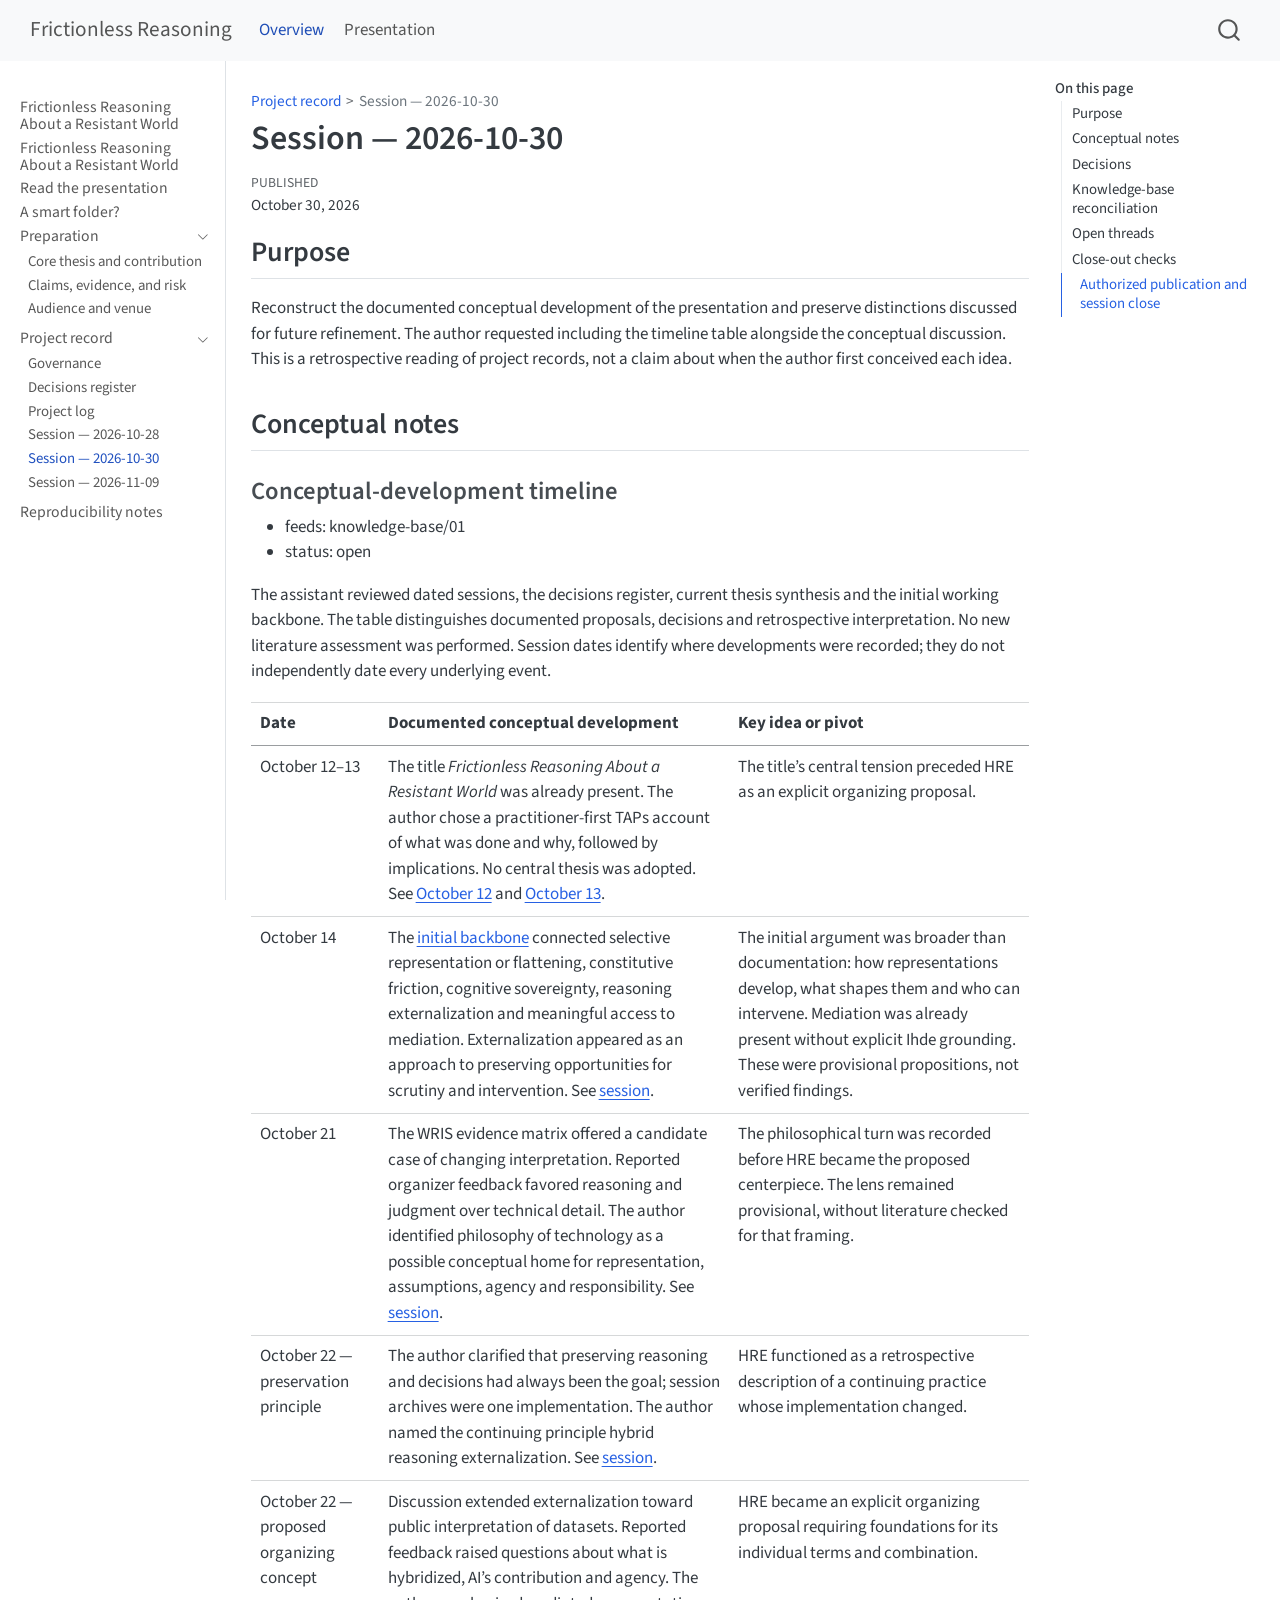
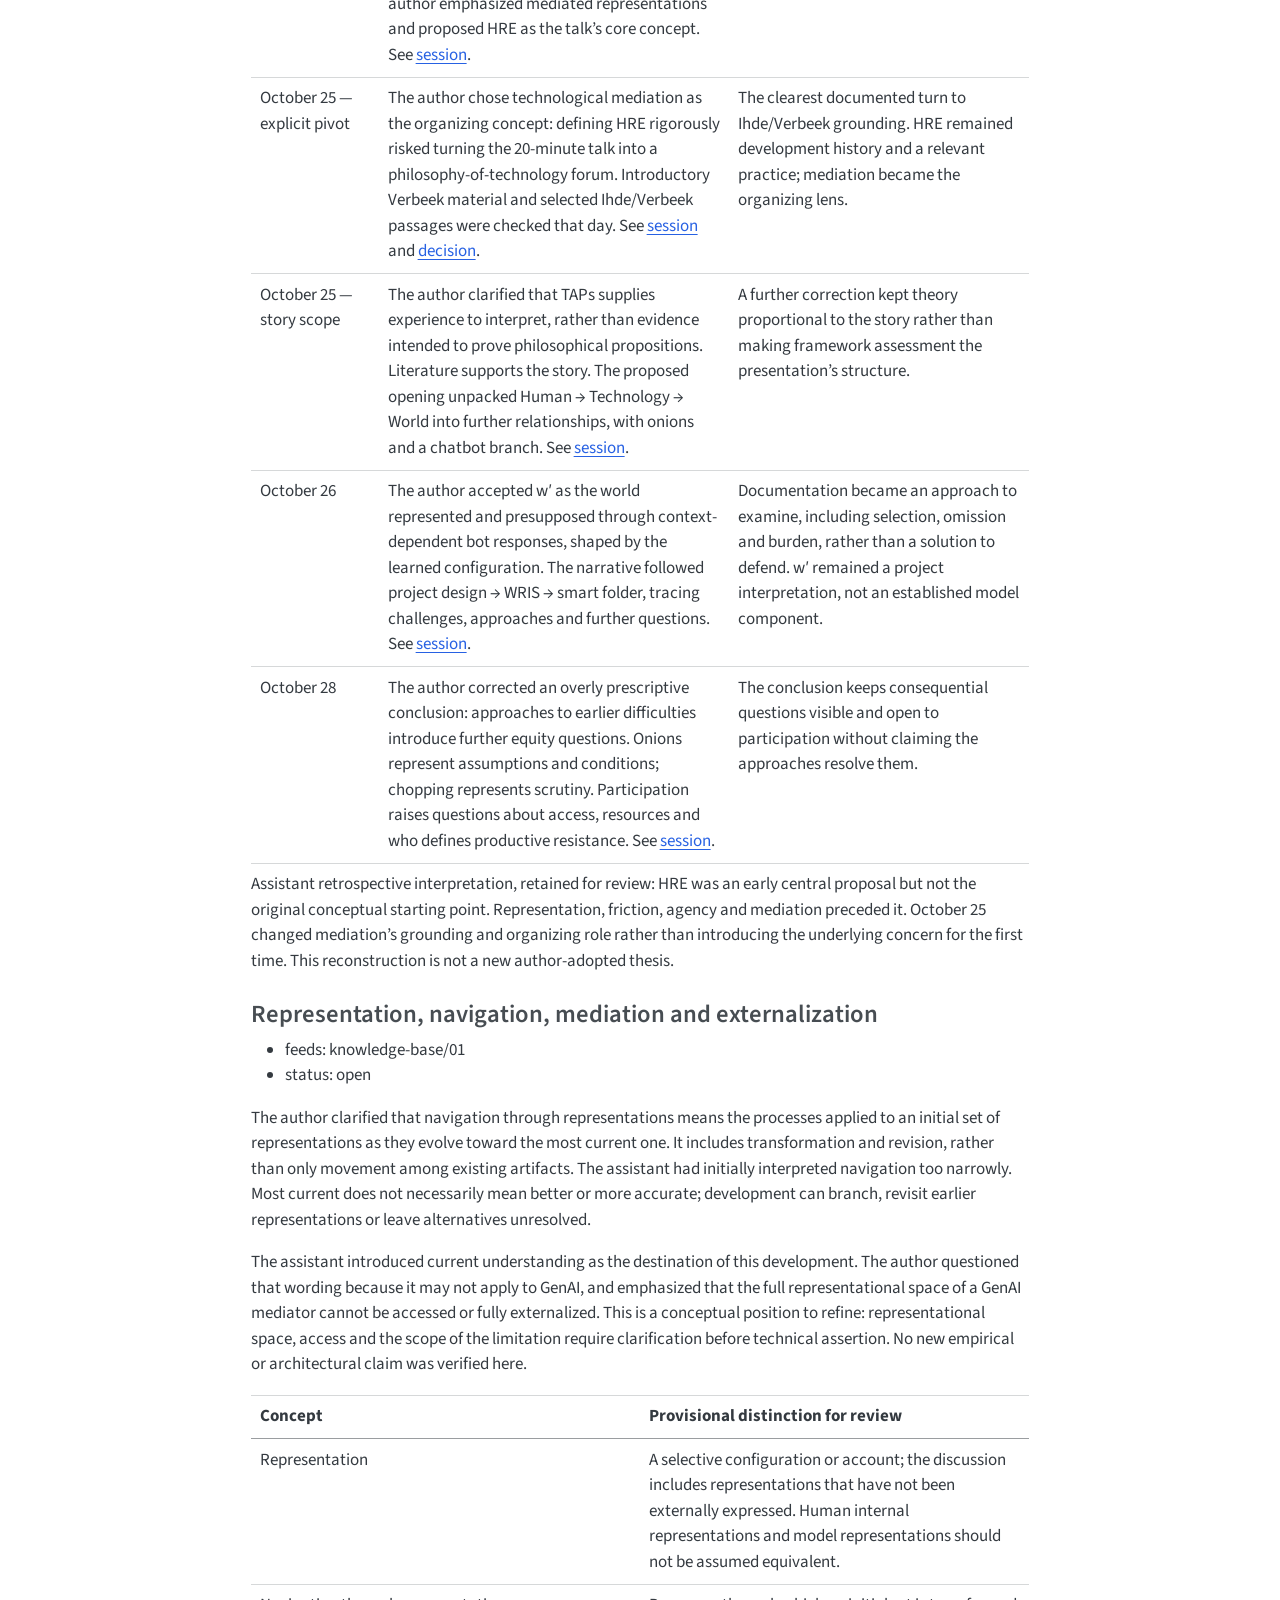
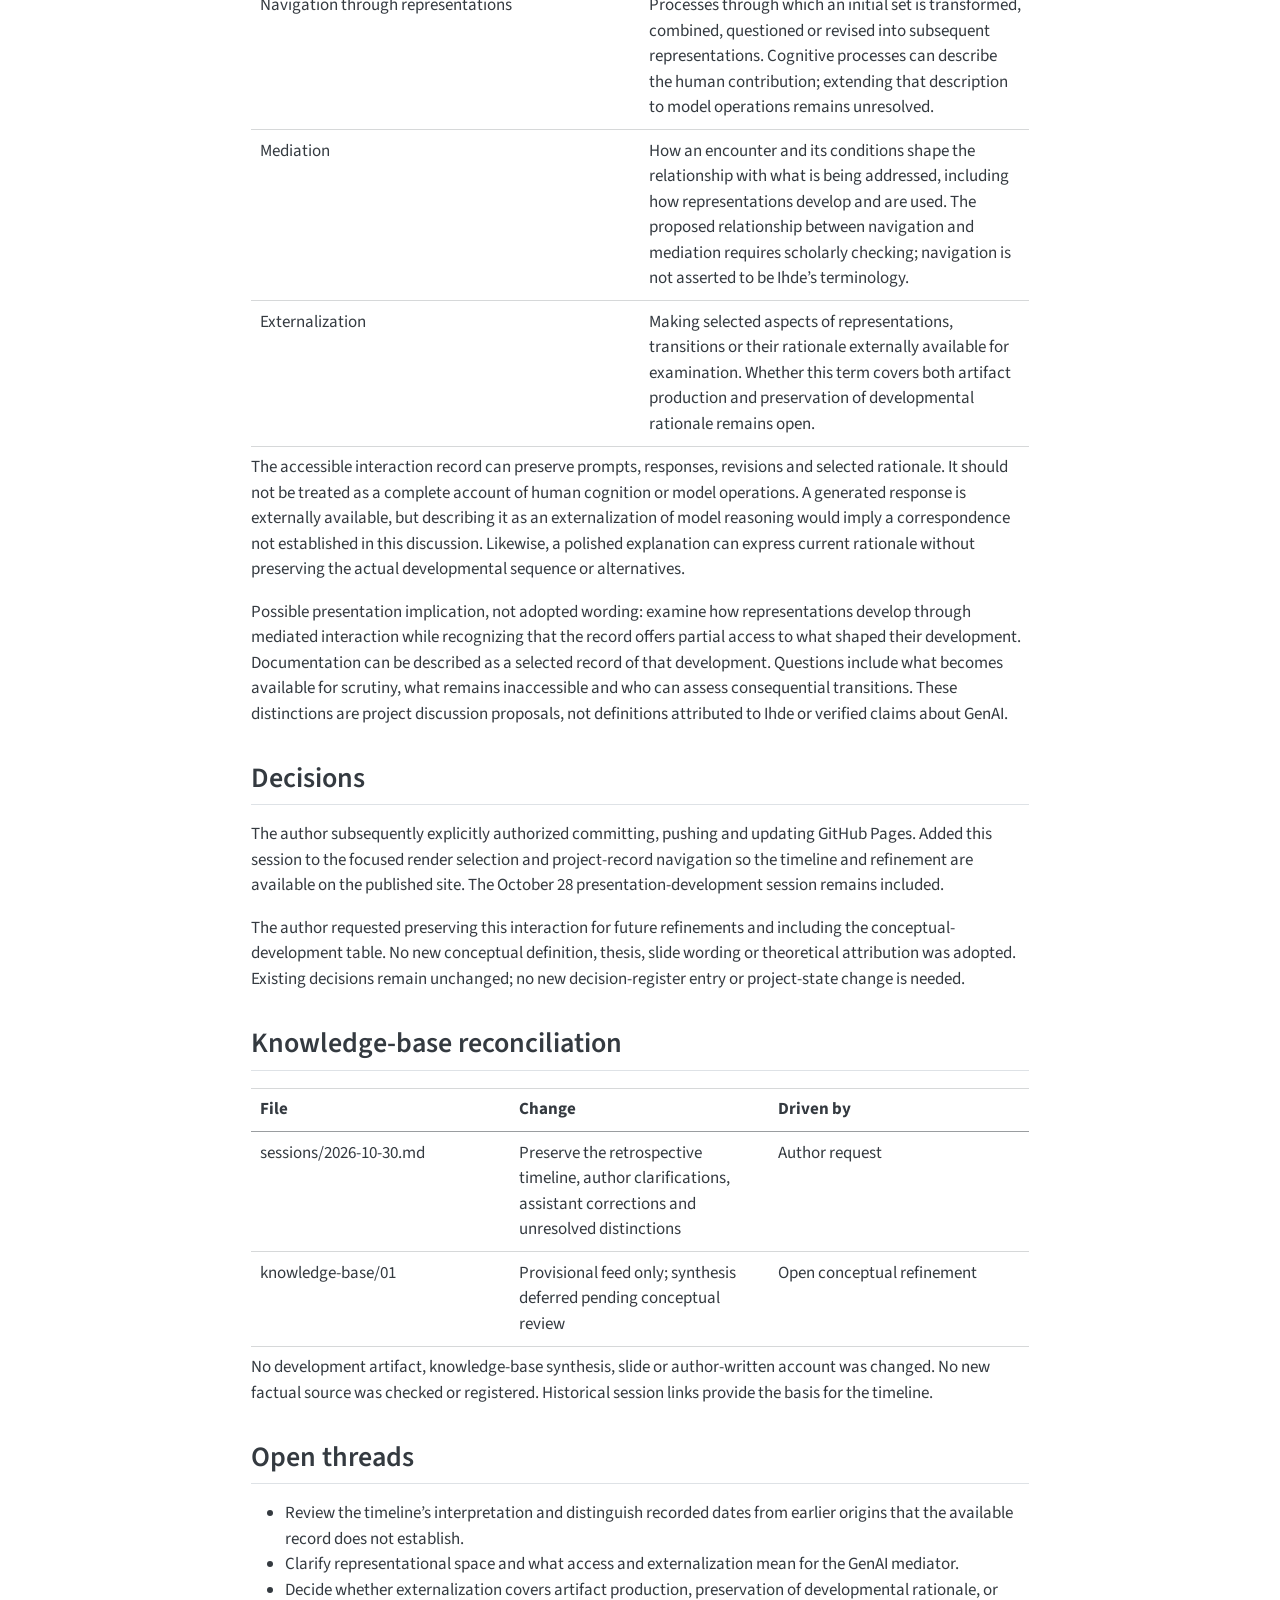
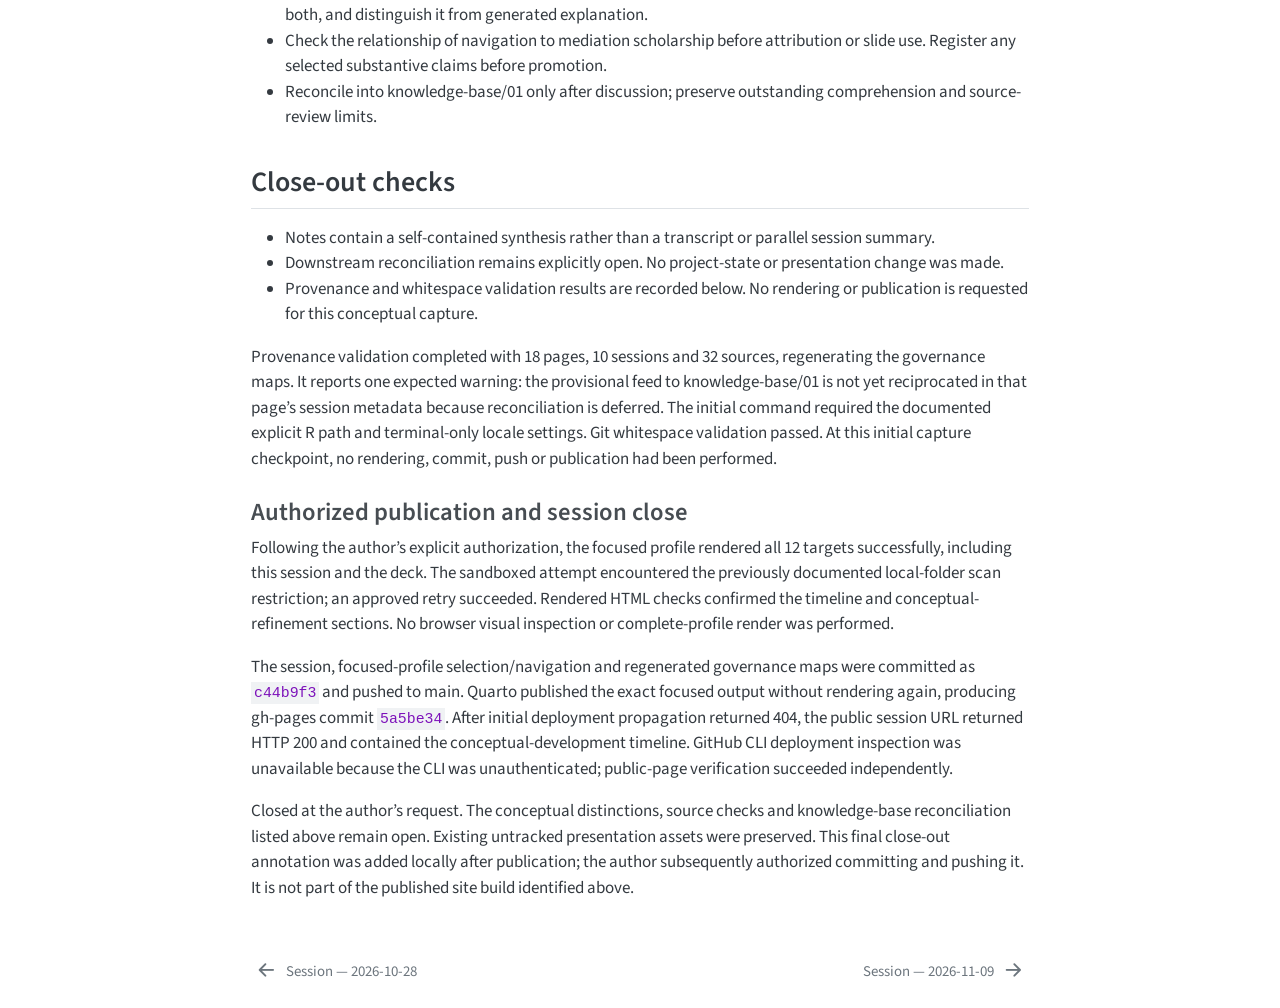
<file: sessions/2026-10-30.html>
<!DOCTYPE html>
<html xmlns="http://www.w3.org/1999/xhtml" lang="en" xml:lang="en"><head>

<meta charset="utf-8">
<meta name="generator" content="quarto-1.10.18">

<meta name="viewport" content="width=device-width, initial-scale=1.0, user-scalable=yes">

<meta name="dcterms.date" content="2026-10-30">

<title>Session — 2026-10-30 – Frictionless Reasoning</title>
<style>
/* Default styles provided by pandoc.
** See https://pandoc.org/MANUAL.html#variables-for-html for config info.
*/
span.smallcaps{font-variant: small-caps;}
div.columns{display: flex; gap: 1.5em;}
div.column{flex: auto;}
@media screen {
div.columns{gap: min(4vw, 1.5em);}
div.column{overflow-x: auto;}
}
div.hanging-indent{margin-left: 1.5em; text-indent: -1.5em;}
ul.task-list{list-style: none;}
ul.task-list li input[type="checkbox"] {
  width: 0.8em;
  margin: 0 0.8em 0.2em -1em; /* quarto-specific, see https://github.com/quarto-dev/quarto-cli/issues/4556 */ 
  vertical-align: middle;
}
</style>


<script src="../site_libs/quarto-nav/quarto-nav.js"></script>
<script src="../site_libs/quarto-nav/headroom.min.js"></script>
<script src="../site_libs/clipboard/clipboard.min.js"></script>
<script src="../site_libs/quarto-search/autocomplete.umd.js"></script>
<script src="../site_libs/quarto-search/fuse.min.js"></script>
<script src="../site_libs/quarto-search/quarto-search.js"></script>
<meta name="quarto:offset" content="../">
<link href="../sessions/2026-11-09.html" rel="next">
<link href="../sessions/2026-10-28.html" rel="prev">
<script src="../site_libs/quarto-html/quarto.js" type="module"></script>
<script src="../site_libs/quarto-html/tabsets/tabsets.js" type="module"></script>
<script src="../site_libs/quarto-html/popper.min.js"></script>
<script src="../site_libs/quarto-html/tippy.umd.min.js"></script>
<script src="../site_libs/quarto-html/anchor.min.js"></script>
<link href="../site_libs/quarto-html/tippy.css" rel="stylesheet">
<link href="../site_libs/quarto-html/quarto-syntax-highlighting-64a204ab8560d761af7679ceaba22944.css" rel="stylesheet" id="quarto-text-highlighting-styles">
<script src="../site_libs/bootstrap/bootstrap.min.js"></script>
<link href="../site_libs/bootstrap/bootstrap-icons.css" rel="stylesheet">
<link href="../site_libs/bootstrap/bootstrap-4e663f3a4ff1a491e18bd6a28adf0390.min.css" rel="stylesheet" append-hash="true" id="quarto-bootstrap" data-mode="light">
<script id="quarto-search-options" type="application/json">{
  "location": "navbar",
  "copy-button": false,
  "collapse-after": 3,
  "panel-placement": "end",
  "type": "overlay",
  "limit": 50,
  "keyboard-shortcut": [
    "f",
    "/",
    "s"
  ],
  "show-item-context": false,
  "language": {
    "search-no-results-text": "No results",
    "search-matching-documents-text": "matching documents",
    "search-copy-link-title": "Copy link to search",
    "search-hide-matches-text": "Hide additional matches",
    "search-more-match-text": "more match in this document",
    "search-more-matches-text": "more matches in this document",
    "search-clear-button-title": "Clear",
    "search-text-placeholder": "",
    "search-detached-cancel-button-title": "Cancel",
    "search-submit-button-title": "Submit",
    "search-label": "Search"
  }
}</script>


</head>

<body class="nav-sidebar docked nav-fixed quarto-light">

<div id="quarto-search-results"></div>
  <header id="quarto-header" class="headroom fixed-top">
    <nav class="navbar navbar-expand-lg " data-bs-theme="dark">
      <div class="navbar-container container-fluid">
      <div class="navbar-brand-container mx-auto">
    <a class="navbar-brand" href="../index.html">
    <span class="navbar-title">Frictionless Reasoning</span>
    </a>
  </div>
            <div id="quarto-search" class="" title="Search"></div>
          <button class="navbar-toggler" type="button" data-bs-toggle="collapse" data-bs-target="#navbarCollapse" aria-controls="navbarCollapse" role="menu" aria-expanded="false" aria-label="Toggle navigation" onclick="if (window.quartoToggleHeadroom) { window.quartoToggleHeadroom(); }">
  <span class="navbar-toggler-icon"></span>
</button>
          <div class="collapse navbar-collapse" id="navbarCollapse">
            <ul class="navbar-nav navbar-nav-scroll me-auto">
  <li class="nav-item">
    <a class="nav-link active" href="../index.html" aria-current="page"> 
<span class="menu-text">Overview</span></a>
  </li>  
  <li class="nav-item">
    <a class="nav-link" href="../artifacts/talk/deck.html"> 
<span class="menu-text">Presentation</span></a>
  </li>  
</ul>
          </div> <!-- /navcollapse -->
            <div class="quarto-navbar-tools">
</div>
      </div> <!-- /container-fluid -->
    </nav>
  <nav class="quarto-secondary-nav">
    <div class="container-fluid d-flex">
      <button type="button" class="quarto-btn-toggle btn" data-bs-toggle="collapse" role="button" data-bs-target=".quarto-sidebar-collapse-item" aria-controls="quarto-sidebar" aria-expanded="false" aria-label="Toggle sidebar navigation" onclick="if (window.quartoToggleHeadroom) { window.quartoToggleHeadroom(); }">
        <i class="bi bi-layout-text-sidebar-reverse"></i>
      </button>
        <nav class="quarto-page-breadcrumbs" aria-label="breadcrumb"><ol class="breadcrumb"><li class="breadcrumb-item"><a href="../admin/governance.html">Project record</a></li><li class="breadcrumb-item"><a href="../sessions/2026-10-30.html">Session — 2026-10-30</a></li></ol></nav>
        <a class="flex-grow-1" role="navigation" data-bs-toggle="collapse" data-bs-target=".quarto-sidebar-collapse-item" aria-controls="quarto-sidebar" aria-expanded="false" aria-label="Toggle sidebar navigation" onclick="if (window.quartoToggleHeadroom) { window.quartoToggleHeadroom(); }">      
        </a>
    </div>
  </nav>
</header>
<!-- content -->
<div id="quarto-content" class="quarto-container page-columns page-rows-contents page-layout-article page-navbar">
<!-- sidebar -->
  <nav id="quarto-sidebar" class="sidebar collapse collapse-horizontal quarto-sidebar-collapse-item sidebar-navigation docked overflow-auto">
    <div class="sidebar-menu-container"> 
    <ul class="list-unstyled mt-1">
        <li class="sidebar-item">
  <div class="sidebar-item-container"> 
  <a href="../index.html" class="sidebar-item-text sidebar-link">
 <span class="menu-text">Frictionless Reasoning About a Resistant World</span></a>
  </div>
</li>
        <li class="sidebar-item">
  <div class="sidebar-item-container"> 
  <a href="../artifacts/talk/deck.html" class="sidebar-item-text sidebar-link">
 <span class="menu-text">Frictionless Reasoning About a Resistant World</span></a>
  </div>
</li>
        <li class="sidebar-item">
  <div class="sidebar-item-container"> 
  <a href="../artifacts/talk/read.html" class="sidebar-item-text sidebar-link">
 <span class="menu-text">Read the presentation</span></a>
  </div>
</li>
        <li class="sidebar-item">
  <div class="sidebar-item-container"> 
  <a href="../docs/smart-folder.html" class="sidebar-item-text sidebar-link">
 <span class="menu-text">A smart folder?</span></a>
  </div>
</li>
        <li class="sidebar-item sidebar-item-section">
      <div class="sidebar-item-container"> 
            <a class="sidebar-item-text sidebar-link text-start" data-bs-toggle="collapse" data-bs-target="#quarto-sidebar-section-1" role="navigation" aria-expanded="true">
 <span class="menu-text">Preparation</span></a>
          <a class="sidebar-item-toggle text-start" data-bs-toggle="collapse" data-bs-target="#quarto-sidebar-section-1" role="navigation" aria-expanded="true" aria-label="Toggle section">
            <i class="bi bi-chevron-right ms-2"></i>
          </a> 
      </div>
      <ul id="quarto-sidebar-section-1" class="collapse list-unstyled sidebar-section depth1 show">  
          <li class="sidebar-item">
  <div class="sidebar-item-container"> 
  <a href="../knowledge-base/01_core-thesis-and-contribution.html" class="sidebar-item-text sidebar-link">
 <span class="menu-text">Core thesis and contribution</span></a>
  </div>
</li>
          <li class="sidebar-item">
  <div class="sidebar-item-container"> 
  <a href="../knowledge-base/04_claims-evidence-risk-register.html" class="sidebar-item-text sidebar-link">
 <span class="menu-text">Claims, evidence, and risk</span></a>
  </div>
</li>
          <li class="sidebar-item">
  <div class="sidebar-item-container"> 
  <a href="../knowledge-base/08_audience-and-venue.html" class="sidebar-item-text sidebar-link">
 <span class="menu-text">Audience and venue</span></a>
  </div>
</li>
      </ul>
  </li>
        <li class="sidebar-item sidebar-item-section">
      <div class="sidebar-item-container"> 
            <a class="sidebar-item-text sidebar-link text-start" data-bs-toggle="collapse" data-bs-target="#quarto-sidebar-section-2" role="navigation" aria-expanded="true">
 <span class="menu-text">Project record</span></a>
          <a class="sidebar-item-toggle text-start" data-bs-toggle="collapse" data-bs-target="#quarto-sidebar-section-2" role="navigation" aria-expanded="true" aria-label="Toggle section">
            <i class="bi bi-chevron-right ms-2"></i>
          </a> 
      </div>
      <ul id="quarto-sidebar-section-2" class="collapse list-unstyled sidebar-section depth1 show">  
          <li class="sidebar-item">
  <div class="sidebar-item-container"> 
  <a href="../admin/governance.html" class="sidebar-item-text sidebar-link">
 <span class="menu-text">Governance</span></a>
  </div>
</li>
          <li class="sidebar-item">
  <div class="sidebar-item-container"> 
  <a href="../admin/decisions-register.html" class="sidebar-item-text sidebar-link">
 <span class="menu-text">Decisions register</span></a>
  </div>
</li>
          <li class="sidebar-item">
  <div class="sidebar-item-container"> 
  <a href="../admin/project-log.html" class="sidebar-item-text sidebar-link">
 <span class="menu-text">Project log</span></a>
  </div>
</li>
          <li class="sidebar-item">
  <div class="sidebar-item-container"> 
  <a href="../sessions/2026-10-28.html" class="sidebar-item-text sidebar-link">
 <span class="menu-text">Session — 2026-10-28</span></a>
  </div>
</li>
          <li class="sidebar-item">
  <div class="sidebar-item-container"> 
  <a href="../sessions/2026-10-30.html" class="sidebar-item-text sidebar-link active">
 <span class="menu-text">Session — 2026-10-30</span></a>
  </div>
</li>
          <li class="sidebar-item">
  <div class="sidebar-item-container"> 
  <a href="../sessions/2026-11-09.html" class="sidebar-item-text sidebar-link">
 <span class="menu-text">Session — 2026-11-09</span></a>
  </div>
</li>
      </ul>
  </li>
        <li class="sidebar-item">
  <div class="sidebar-item-container"> 
  <a href="../docs/reproducibility-notes.html" class="sidebar-item-text sidebar-link">
 <span class="menu-text">Reproducibility notes</span></a>
  </div>
</li>
    </ul>
    </div>
</nav>
<div id="quarto-sidebar-glass" class="quarto-sidebar-collapse-item" data-bs-toggle="collapse" data-bs-target=".quarto-sidebar-collapse-item"></div>
<!-- margin-sidebar -->
    <div id="quarto-margin-sidebar" class="sidebar margin-sidebar">
        <nav id="TOC" role="doc-toc" class="toc-active">
    <h2 id="toc-title">On this page</h2>
   
  <ul>
  <li><a href="#purpose" id="toc-purpose" class="nav-link active" data-scroll-target="#purpose">Purpose</a></li>
  <li><a href="#conceptual-notes" id="toc-conceptual-notes" class="nav-link" data-scroll-target="#conceptual-notes">Conceptual notes</a>
  <ul class="collapse">
  <li><a href="#conceptual-development-timeline" id="toc-conceptual-development-timeline" class="nav-link" data-scroll-target="#conceptual-development-timeline">Conceptual-development timeline</a></li>
  <li><a href="#representation-navigation-mediation-and-externalization" id="toc-representation-navigation-mediation-and-externalization" class="nav-link" data-scroll-target="#representation-navigation-mediation-and-externalization">Representation, navigation, mediation and externalization</a></li>
  </ul></li>
  <li><a href="#decisions" id="toc-decisions" class="nav-link" data-scroll-target="#decisions">Decisions</a></li>
  <li><a href="#knowledge-base-reconciliation" id="toc-knowledge-base-reconciliation" class="nav-link" data-scroll-target="#knowledge-base-reconciliation">Knowledge-base reconciliation</a></li>
  <li><a href="#open-threads" id="toc-open-threads" class="nav-link" data-scroll-target="#open-threads">Open threads</a></li>
  <li><a href="#close-out-checks" id="toc-close-out-checks" class="nav-link" data-scroll-target="#close-out-checks">Close-out checks</a>
  <ul class="collapse">
  <li><a href="#authorized-publication-and-session-close" id="toc-authorized-publication-and-session-close" class="nav-link" data-scroll-target="#authorized-publication-and-session-close">Authorized publication and session close</a></li>
  </ul></li>
  </ul>
</nav>
    </div>
<!-- main -->
<main class="content" id="quarto-document-content">

<header id="title-block-header" class="quarto-title-block default"><nav class="quarto-page-breadcrumbs quarto-title-breadcrumbs d-none d-lg-block" aria-label="breadcrumb"><ol class="breadcrumb"><li class="breadcrumb-item"><a href="../admin/governance.html">Project record</a></li><li class="breadcrumb-item"><a href="../sessions/2026-10-30.html">Session — 2026-10-30</a></li></ol></nav>
<div class="quarto-title">
<h1 class="title">Session — 2026-10-30</h1>
</div>



<div class="quarto-title-meta">

    
    <div>
    <div class="quarto-title-meta-heading">Published</div>
    <div class="quarto-title-meta-contents">
      <p class="date">October 30, 2026</p>
    </div>
  </div>
  
    
  </div>
  


</header>


<section id="purpose" class="level2">
<h2 class="anchored" data-anchor-id="purpose">Purpose</h2>
<p>Reconstruct the documented conceptual development of the presentation and preserve distinctions discussed for future refinement. The author requested including the timeline table alongside the conceptual discussion. This is a retrospective reading of project records, not a claim about when the author first conceived each idea.</p>
</section>
<section id="conceptual-notes" class="level2">
<h2 class="anchored" data-anchor-id="conceptual-notes">Conceptual notes</h2>
<section id="conceptual-development-timeline" class="level3">
<h3 class="anchored" data-anchor-id="conceptual-development-timeline">Conceptual-development timeline</h3>
<ul>
<li>feeds: knowledge-base/01</li>
<li>status: open</li>
</ul>
<p>The assistant reviewed dated sessions, the decisions register, current thesis synthesis and the initial working backbone. The table distinguishes documented proposals, decisions and retrospective interpretation. No new literature assessment was performed. Session dates identify where developments were recorded; they do not independently date every underlying event.</p>
<table class="caption-top table">
<thead>
<tr class="header">
<th>Date</th>
<th>Documented conceptual development</th>
<th>Key idea or pivot</th>
</tr>
</thead>
<tbody>
<tr class="odd">
<td>October 12–13</td>
<td>The title <em>Frictionless Reasoning About a Resistant World</em> was already present. The author chose a practitioner-first TAPs account of what was done and why, followed by implications. No central thesis was adopted. See <a href="https://github.com/OregonWater/gen_ai_workflows_data_equity/blob/main/sessions/2026-10-12.md">October 12</a> and <a href="https://github.com/OregonWater/gen_ai_workflows_data_equity/blob/main/sessions/2026-10-13.md">October 13</a>.</td>
<td>The title’s central tension preceded HRE as an explicit organizing proposal.</td>
</tr>
<tr class="even">
<td>October 14</td>
<td>The <a href="https://github.com/OregonWater/gen_ai_workflows_data_equity/blob/main/artifacts/talk/development/backbone-working.md">initial backbone</a> connected selective representation or flattening, constitutive friction, cognitive sovereignty, reasoning externalization and meaningful access to mediation. Externalization appeared as an approach to preserving opportunities for scrutiny and intervention. See <a href="https://github.com/OregonWater/gen_ai_workflows_data_equity/blob/main/sessions/2026-10-14.md">session</a>.</td>
<td>The initial argument was broader than documentation: how representations develop, what shapes them and who can intervene. Mediation was already present without explicit Ihde grounding. These were provisional propositions, not verified findings.</td>
</tr>
<tr class="odd">
<td>October 21</td>
<td>The WRIS evidence matrix offered a candidate case of changing interpretation. Reported organizer feedback favored reasoning and judgment over technical detail. The author identified philosophy of technology as a possible conceptual home for representation, assumptions, agency and responsibility. See <a href="https://github.com/OregonWater/gen_ai_workflows_data_equity/blob/main/sessions/2026-10-21.md">session</a>.</td>
<td>The philosophical turn was recorded before HRE became the proposed centerpiece. The lens remained provisional, without literature checked for that framing.</td>
</tr>
<tr class="even">
<td>October 22 — preservation principle</td>
<td>The author clarified that preserving reasoning and decisions had always been the goal; session archives were one implementation. The author named the continuing principle hybrid reasoning externalization. See <a href="https://github.com/OregonWater/gen_ai_workflows_data_equity/blob/main/sessions/2026-10-22.md#author-correction--a-continuing-principle-of-hybrid-reasoning-externalization">session</a>.</td>
<td>HRE functioned as a retrospective description of a continuing practice whose implementation changed.</td>
</tr>
<tr class="odd">
<td>October 22 — proposed organizing concept</td>
<td>Discussion extended externalization toward public interpretation of datasets. Reported feedback raised questions about what is hybridized, AI’s contribution and agency. The author emphasized mediated representations and proposed HRE as the talk’s core concept. See <a href="https://github.com/OregonWater/gen_ai_workflows_data_equity/blob/main/sessions/2026-10-22.md#second-feedback-meeting--what-is-hybrid-reasoning-externalization">session</a>.</td>
<td>HRE became an explicit organizing proposal requiring foundations for its individual terms and combination.</td>
</tr>
<tr class="even">
<td>October 25 — explicit pivot</td>
<td>The author chose technological mediation as the organizing concept: defining HRE rigorously risked turning the 20-minute talk into a philosophy-of-technology forum. Introductory Verbeek material and selected Ihde/Verbeek passages were checked that day. See <a href="https://github.com/OregonWater/gen_ai_workflows_data_equity/blob/main/sessions/2026-10-25.md">session</a> and <a href="../admin/decisions-register.html#technological-mediation-and-equity-challenges">decision</a>.</td>
<td>The clearest documented turn to Ihde/Verbeek grounding. HRE remained development history and a relevant practice; mediation became the organizing lens.</td>
</tr>
<tr class="odd">
<td>October 25 — story scope</td>
<td>The author clarified that TAPs supplies experience to interpret, rather than evidence intended to prove philosophical propositions. Literature supports the story. The proposed opening unpacked Human → Technology → World into further relationships, with onions and a chatbot branch. See <a href="https://github.com/OregonWater/gen_ai_workflows_data_equity/blob/main/sessions/2026-10-25.md#conceptual-model-mapping--mediation-design-and-the-onions">session</a>.</td>
<td>A further correction kept theory proportional to the story rather than making framework assessment the presentation’s structure.</td>
</tr>
<tr class="even">
<td>October 26</td>
<td>The author accepted w′ as the world represented and presupposed through context-dependent bot responses, shaped by the learned configuration. The narrative followed project design → WRIS → smart folder, tracing challenges, approaches and further questions. See <a href="https://github.com/OregonWater/gen_ai_workflows_data_equity/blob/main/sessions/2026-10-26.md">session</a>.</td>
<td>Documentation became an approach to examine, including selection, omission and burden, rather than a solution to defend. w′ remained a project interpretation, not an established model component.</td>
</tr>
<tr class="odd">
<td>October 28</td>
<td>The author corrected an overly prescriptive conclusion: approaches to earlier difficulties introduce further equity questions. Onions represent assumptions and conditions; chopping represents scrutiny. Participation raises questions about access, resources and who defines productive resistance. See <a href="../sessions/2026-10-28.html#conclusion-review-checkpoint">session</a>.</td>
<td>The conclusion keeps consequential questions visible and open to participation without claiming the approaches resolve them.</td>
</tr>
</tbody>
</table>
<p>Assistant retrospective interpretation, retained for review: HRE was an early central proposal but not the original conceptual starting point. Representation, friction, agency and mediation preceded it. October 25 changed mediation’s grounding and organizing role rather than introducing the underlying concern for the first time. This reconstruction is not a new author-adopted thesis.</p>
</section>
<section id="representation-navigation-mediation-and-externalization" class="level3">
<h3 class="anchored" data-anchor-id="representation-navigation-mediation-and-externalization">Representation, navigation, mediation and externalization</h3>
<ul>
<li>feeds: knowledge-base/01</li>
<li>status: open</li>
</ul>
<p>The author clarified that navigation through representations means the processes applied to an initial set of representations as they evolve toward the most current one. It includes transformation and revision, rather than only movement among existing artifacts. The assistant had initially interpreted navigation too narrowly. Most current does not necessarily mean better or more accurate; development can branch, revisit earlier representations or leave alternatives unresolved.</p>
<p>The assistant introduced current understanding as the destination of this development. The author questioned that wording because it may not apply to GenAI, and emphasized that the full representational space of a GenAI mediator cannot be accessed or fully externalized. This is a conceptual position to refine: representational space, access and the scope of the limitation require clarification before technical assertion. No new empirical or architectural claim was verified here.</p>
<table class="caption-top table">
<colgroup>
<col style="width: 50%">
<col style="width: 50%">
</colgroup>
<thead>
<tr class="header">
<th>Concept</th>
<th>Provisional distinction for review</th>
</tr>
</thead>
<tbody>
<tr class="odd">
<td>Representation</td>
<td>A selective configuration or account; the discussion includes representations that have not been externally expressed. Human internal representations and model representations should not be assumed equivalent.</td>
</tr>
<tr class="even">
<td>Navigation through representations</td>
<td>Processes through which an initial set is transformed, combined, questioned or revised into subsequent representations. Cognitive processes can describe the human contribution; extending that description to model operations remains unresolved.</td>
</tr>
<tr class="odd">
<td>Mediation</td>
<td>How an encounter and its conditions shape the relationship with what is being addressed, including how representations develop and are used. The proposed relationship between navigation and mediation requires scholarly checking; navigation is not asserted to be Ihde’s terminology.</td>
</tr>
<tr class="even">
<td>Externalization</td>
<td>Making selected aspects of representations, transitions or their rationale externally available for examination. Whether this term covers both artifact production and preservation of developmental rationale remains open.</td>
</tr>
</tbody>
</table>
<p>The accessible interaction record can preserve prompts, responses, revisions and selected rationale. It should not be treated as a complete account of human cognition or model operations. A generated response is externally available, but describing it as an externalization of model reasoning would imply a correspondence not established in this discussion. Likewise, a polished explanation can express current rationale without preserving the actual developmental sequence or alternatives.</p>
<p>Possible presentation implication, not adopted wording: examine how representations develop through mediated interaction while recognizing that the record offers partial access to what shaped their development. Documentation can be described as a selected record of that development. Questions include what becomes available for scrutiny, what remains inaccessible and who can assess consequential transitions. These distinctions are project discussion proposals, not definitions attributed to Ihde or verified claims about GenAI.</p>
</section>
</section>
<section id="decisions" class="level2">
<h2 class="anchored" data-anchor-id="decisions">Decisions</h2>
<p>The author subsequently explicitly authorized committing, pushing and updating GitHub Pages. Added this session to the focused render selection and project-record navigation so the timeline and refinement are available on the published site. The October 28 presentation-development session remains included.</p>
<p>The author requested preserving this interaction for future refinements and including the conceptual-development table. No new conceptual definition, thesis, slide wording or theoretical attribution was adopted. Existing decisions remain unchanged; no new decision-register entry or project-state change is needed.</p>
</section>
<section id="knowledge-base-reconciliation" class="level2">
<h2 class="anchored" data-anchor-id="knowledge-base-reconciliation">Knowledge-base reconciliation</h2>
<table class="caption-top table">
<colgroup>
<col style="width: 33%">
<col style="width: 33%">
<col style="width: 33%">
</colgroup>
<thead>
<tr class="header">
<th>File</th>
<th>Change</th>
<th>Driven by</th>
</tr>
</thead>
<tbody>
<tr class="odd">
<td>sessions/2026-10-30.md</td>
<td>Preserve the retrospective timeline, author clarifications, assistant corrections and unresolved distinctions</td>
<td>Author request</td>
</tr>
<tr class="even">
<td>knowledge-base/01</td>
<td>Provisional feed only; synthesis deferred pending conceptual review</td>
<td>Open conceptual refinement</td>
</tr>
</tbody>
</table>
<p>No development artifact, knowledge-base synthesis, slide or author-written account was changed. No new factual source was checked or registered. Historical session links provide the basis for the timeline.</p>
</section>
<section id="open-threads" class="level2">
<h2 class="anchored" data-anchor-id="open-threads">Open threads</h2>
<ul>
<li>Review the timeline’s interpretation and distinguish recorded dates from earlier origins that the available record does not establish.</li>
<li>Clarify representational space and what access and externalization mean for the GenAI mediator.</li>
<li>Decide whether externalization covers artifact production, preservation of developmental rationale, or both, and distinguish it from generated explanation.</li>
<li>Check the relationship of navigation to mediation scholarship before attribution or slide use. Register any selected substantive claims before promotion.</li>
<li>Reconcile into knowledge-base/01 only after discussion; preserve outstanding comprehension and source-review limits.</li>
</ul>
</section>
<section id="close-out-checks" class="level2">
<h2 class="anchored" data-anchor-id="close-out-checks">Close-out checks</h2>
<ul>
<li>Notes contain a self-contained synthesis rather than a transcript or parallel session summary.</li>
<li>Downstream reconciliation remains explicitly open. No project-state or presentation change was made.</li>
<li>Provenance and whitespace validation results are recorded below. No rendering or publication is requested for this conceptual capture.</li>
</ul>
<p>Provenance validation completed with 18 pages, 10 sessions and 32 sources, regenerating the governance maps. It reports one expected warning: the provisional feed to knowledge-base/01 is not yet reciprocated in that page’s session metadata because reconciliation is deferred. The initial command required the documented explicit R path and terminal-only locale settings. Git whitespace validation passed. At this initial capture checkpoint, no rendering, commit, push or publication had been performed.</p>
<section id="authorized-publication-and-session-close" class="level3">
<h3 class="anchored" data-anchor-id="authorized-publication-and-session-close">Authorized publication and session close</h3>
<p>Following the author’s explicit authorization, the focused profile rendered all 12 targets successfully, including this session and the deck. The sandboxed attempt encountered the previously documented local-folder scan restriction; an approved retry succeeded. Rendered HTML checks confirmed the timeline and conceptual-refinement sections. No browser visual inspection or complete-profile render was performed.</p>
<p>The session, focused-profile selection/navigation and regenerated governance maps were committed as <code>c44b9f3</code> and pushed to main. Quarto published the exact focused output without rendering again, producing gh-pages commit <code>5a5be34</code>. After initial deployment propagation returned 404, the public session URL returned HTTP 200 and contained the conceptual-development timeline. GitHub CLI deployment inspection was unavailable because the CLI was unauthenticated; public-page verification succeeded independently.</p>
<p>Closed at the author’s request. The conceptual distinctions, source checks and knowledge-base reconciliation listed above remain open. Existing untracked presentation assets were preserved. This final close-out annotation was added locally after publication; the author subsequently authorized committing and pushing it. It is not part of the published site build identified above.</p>


</section>
</section>

</main> <!-- /main -->
<script id="quarto-html-after-body" type="application/javascript">
  window.document.addEventListener("DOMContentLoaded", function (event) {
    const icon = "";
    const anchorJS = new window.AnchorJS();
    anchorJS.options = {
      placement: 'right',
      icon: icon
    };
    anchorJS.add('.anchored');
    const isCodeAnnotation = (el) => {
      for (const clz of el.classList) {
        if (clz.startsWith('code-annotation-')) {                     
          return true;
        }
      }
      return false;
    }
    const onCopySuccess = function(e) {
      // button target
      const button = e.trigger;
      // don't keep focus
      button.blur();
      // flash "checked"
      button.classList.add('code-copy-button-checked');
      var currentTitle = button.getAttribute("title");
      button.setAttribute("title", "Copied!");
      let tooltip;
      if (window.bootstrap) {
        button.setAttribute("data-bs-toggle", "tooltip");
        button.setAttribute("data-bs-placement", "left");
        button.setAttribute("data-bs-title", "Copied!");
        tooltip = new bootstrap.Tooltip(button, 
          { trigger: "manual", 
            customClass: "code-copy-button-tooltip",
            offset: [0, -8]});
        tooltip.show();    
      }
      setTimeout(function() {
        if (tooltip) {
          tooltip.hide();
          button.removeAttribute("data-bs-title");
          button.removeAttribute("data-bs-toggle");
          button.removeAttribute("data-bs-placement");
        }
        button.setAttribute("title", currentTitle);
        button.classList.remove('code-copy-button-checked');
      }, 1000);
      // clear code selection
      e.clearSelection();
    }
    const getTextToCopy = function(trigger) {
      const outerScaffold = trigger.parentElement.cloneNode(true);
      const codeEl = outerScaffold.querySelector('code');
      for (const childEl of codeEl.children) {
        if (isCodeAnnotation(childEl)) {
          childEl.remove();
        }
      }
      return codeEl.innerText;
    }
    const clipboard = new window.ClipboardJS('.code-copy-button:not([data-in-quarto-modal])', {
      text: getTextToCopy
    });
    clipboard.on('success', onCopySuccess);
    if (window.document.getElementById('quarto-embedded-source-code-modal')) {
      const clipboardModal = new window.ClipboardJS('.code-copy-button[data-in-quarto-modal]', {
        text: getTextToCopy,
        container: window.document.getElementById('quarto-embedded-source-code-modal')
      });
      clipboardModal.on('success', onCopySuccess);
    }
      var localhostRegex = new RegExp(/^(?:http|https):\/\/localhost\:?[0-9]*\//);
      var mailtoRegex = new RegExp(/^mailto:/);
        var filterRegex = new RegExp("https:\/\/oregonwater\.github\.io\/gen_ai_workflows_data_equity\/");
      var isInternal = (href) => {
          return filterRegex.test(href) || localhostRegex.test(href) || mailtoRegex.test(href);
      }
      // Inspect non-navigation links and adorn them if external
     var links = window.document.querySelectorAll('a[href]:not(.nav-link):not(.navbar-brand):not(.toc-action):not(.sidebar-link):not(.sidebar-item-toggle):not(.pagination-link):not(.no-external):not([aria-hidden]):not(.dropdown-item):not(.quarto-navigation-tool):not(.about-link)');
      for (var i=0; i<links.length; i++) {
        const link = links[i];
        if (!isInternal(link.href)) {
          // undo the damage that might have been done by quarto-nav.js in the case of
          // links that we want to consider external
          if (link.dataset.originalHref !== undefined) {
            link.href = link.dataset.originalHref;
          }
        }
      }
    function tippyHover(el, contentFn, onTriggerFn, onUntriggerFn) {
      const config = {
        allowHTML: true,
        maxWidth: 500,
        delay: 100,
        arrow: false,
        appendTo: function(el) {
            return el.parentElement;
        },
        interactive: true,
        interactiveBorder: 10,
        theme: 'quarto',
        placement: 'bottom-start',
      };
      if (contentFn) {
        config.content = contentFn;
      }
      if (onTriggerFn) {
        config.onTrigger = onTriggerFn;
      }
      if (onUntriggerFn) {
        config.onUntrigger = onUntriggerFn;
      }
      window.tippy(el, config); 
    }
    const noterefs = window.document.querySelectorAll('a[role="doc-noteref"]');
    for (var i=0; i<noterefs.length; i++) {
      const ref = noterefs[i];
      tippyHover(ref, function() {
        // use id or data attribute instead here
        let href = ref.getAttribute('data-footnote-href') || ref.getAttribute('href');
        try { href = new URL(href).hash; } catch {}
        const id = href.replace(/^#\/?/, "");
        const note = window.document.getElementById(id);
        if (note) {
          return note.innerHTML;
        } else {
          return "";
        }
      });
    }
    const xrefs = window.document.querySelectorAll('a.quarto-xref');
    const processXRef = (id, note) => {
      // Strip column container classes
      const stripColumnClz = (el) => {
        el.classList.remove("page-full", "page-columns");
        if (el.children) {
          for (const child of el.children) {
            stripColumnClz(child);
          }
        }
      }
      stripColumnClz(note)
      if (id === null || id.startsWith('sec-')) {
        // Special case sections, only their first couple elements
        const container = document.createElement("div");
        if (note.children && note.children.length > 2) {
          container.appendChild(note.children[0].cloneNode(true));
          for (let i = 1; i < note.children.length; i++) {
            const child = note.children[i];
            if (child.tagName === "P" && child.innerText === "") {
              continue;
            } else {
              container.appendChild(child.cloneNode(true));
              break;
            }
          }
          if (window.Quarto?.typesetMath) {
            window.Quarto.typesetMath(container);
          }
          return container.innerHTML
        } else {
          if (window.Quarto?.typesetMath) {
            window.Quarto.typesetMath(note);
          }
          return note.innerHTML;
        }
      } else {
        // Remove any anchor links if they are present
        const anchorLink = note.querySelector('a.anchorjs-link');
        if (anchorLink) {
          anchorLink.remove();
        }
        if (window.Quarto?.typesetMath) {
          window.Quarto.typesetMath(note);
        }
        if (note.classList.contains("callout")) {
          return note.outerHTML;
        } else {
          return note.innerHTML;
        }
      }
    }
    for (var i=0; i<xrefs.length; i++) {
      const xref = xrefs[i];
      tippyHover(xref, undefined, function(instance) {
        instance.disable();
        let url = xref.getAttribute('href');
        let hash = undefined; 
        if (url.startsWith('#')) {
          hash = url;
        } else {
          try { hash = new URL(url).hash; } catch {}
        }
        if (hash) {
          const id = hash.replace(/^#\/?/, "");
          const note = window.document.getElementById(id);
          if (note !== null) {
            try {
              const html = processXRef(id, note.cloneNode(true));
              instance.setContent(html);
            } finally {
              instance.enable();
              instance.show();
            }
          } else {
            // See if we can fetch this
            fetch(url.split('#')[0])
            .then(res => res.text())
            .then(html => {
              const parser = new DOMParser();
              const htmlDoc = parser.parseFromString(html, "text/html");
              const note = htmlDoc.getElementById(id);
              if (note !== null) {
                const html = processXRef(id, note);
                instance.setContent(html);
              } 
            }).finally(() => {
              instance.enable();
              instance.show();
            });
          }
        } else {
          // See if we can fetch a full url (with no hash to target)
          // This is a special case and we should probably do some content thinning / targeting
          fetch(url)
          .then(res => res.text())
          .then(html => {
            const parser = new DOMParser();
            const htmlDoc = parser.parseFromString(html, "text/html");
            const note = htmlDoc.querySelector('main.content');
            if (note !== null) {
              // This should only happen for chapter cross references
              // (since there is no id in the URL)
              // remove the first header
              if (note.children.length > 0 && note.children[0].tagName === "HEADER") {
                note.children[0].remove();
              }
              const html = processXRef(null, note);
              instance.setContent(html);
            } 
          }).finally(() => {
            instance.enable();
            instance.show();
          });
        }
      }, function(instance) {
      });
    }
        let selectedAnnoteEl;
        const selectorForAnnotation = ( cell, annotation) => {
          let cellAttr = 'data-code-cell="' + cell + '"';
          let lineAttr = 'data-code-annotation="' +  annotation + '"';
          const selector = 'span[' + cellAttr + '][' + lineAttr + ']';
          return selector;
        }
        const selectCodeLines = (annoteEl) => {
          const doc = window.document;
          const targetCell = annoteEl.getAttribute("data-target-cell");
          const targetAnnotation = annoteEl.getAttribute("data-target-annotation");
          const annoteSpan = window.document.querySelector(selectorForAnnotation(targetCell, targetAnnotation));
          const lines = annoteSpan.getAttribute("data-code-lines").split(",");
          const lineIds = lines.map((line) => {
            return targetCell + "-" + line;
          })
          let top = null;
          let height = null;
          let parent = null;
          if (lineIds.length > 0) {
              //compute the position of the single el (top and bottom and make a div)
              const el = window.document.getElementById(lineIds[0]);
              top = el.offsetTop;
              height = el.offsetHeight;
              parent = el.parentElement.parentElement;
            if (lineIds.length > 1) {
              const lastEl = window.document.getElementById(lineIds[lineIds.length - 1]);
              const bottom = lastEl.offsetTop + lastEl.offsetHeight;
              height = bottom - top;
            }
            if (top !== null && height !== null && parent !== null) {
              // cook up a div (if necessary) and position it 
              let div = window.document.getElementById("code-annotation-line-highlight");
              if (div === null) {
                div = window.document.createElement("div");
                div.setAttribute("id", "code-annotation-line-highlight");
                div.style.position = 'absolute';
                parent.appendChild(div);
              }
              div.style.top = top - 2 + "px";
              div.style.height = height + 4 + "px";
              div.style.left = 0;
              let gutterDiv = window.document.getElementById("code-annotation-line-highlight-gutter");
              if (gutterDiv === null) {
                gutterDiv = window.document.createElement("div");
                gutterDiv.setAttribute("id", "code-annotation-line-highlight-gutter");
                gutterDiv.style.position = 'absolute';
                const codeCell = window.document.getElementById(targetCell);
                const gutter = codeCell.querySelector('.code-annotation-gutter');
                gutter.appendChild(gutterDiv);
              }
              gutterDiv.style.top = top - 2 + "px";
              gutterDiv.style.height = height + 4 + "px";
            }
            selectedAnnoteEl = annoteEl;
          }
        };
        const unselectCodeLines = () => {
          const elementsIds = ["code-annotation-line-highlight", "code-annotation-line-highlight-gutter"];
          elementsIds.forEach((elId) => {
            const div = window.document.getElementById(elId);
            if (div) {
              div.remove();
            }
          });
          selectedAnnoteEl = undefined;
        };
          // Handle positioning of the toggle
      window.addEventListener(
        "resize",
        throttle(() => {
          elRect = undefined;
          if (selectedAnnoteEl) {
            selectCodeLines(selectedAnnoteEl);
          }
        }, 10)
      );
      function throttle(fn, ms) {
      let throttle = false;
      let timer;
        return (...args) => {
          if(!throttle) { // first call gets through
              fn.apply(this, args);
              throttle = true;
          } else { // all the others get throttled
              if(timer) clearTimeout(timer); // cancel #2
              timer = setTimeout(() => {
                fn.apply(this, args);
                timer = throttle = false;
              }, ms);
          }
        };
      }
        // Attach click handler to the DT
        const annoteDls = window.document.querySelectorAll('dt[data-target-cell]');
        for (const annoteDlNode of annoteDls) {
          annoteDlNode.addEventListener('click', (event) => {
            const clickedEl = event.target;
            if (clickedEl !== selectedAnnoteEl) {
              unselectCodeLines();
              const activeEl = window.document.querySelector('dt[data-target-cell].code-annotation-active');
              if (activeEl) {
                activeEl.classList.remove('code-annotation-active');
              }
              selectCodeLines(clickedEl);
              clickedEl.classList.add('code-annotation-active');
            } else {
              // Unselect the line
              unselectCodeLines();
              clickedEl.classList.remove('code-annotation-active');
            }
          });
        }
    const findCites = (el) => {
      const parentEl = el.parentElement;
      if (parentEl) {
        const cites = parentEl.dataset.cites;
        if (cites) {
          return {
            el,
            cites: cites.split(' ')
          };
        } else {
          return findCites(el.parentElement)
        }
      } else {
        return undefined;
      }
    };
    var bibliorefs = window.document.querySelectorAll('a[role="doc-biblioref"]');
    for (var i=0; i<bibliorefs.length; i++) {
      const ref = bibliorefs[i];
      const citeInfo = findCites(ref);
      if (citeInfo) {
        tippyHover(citeInfo.el, function() {
          var popup = window.document.createElement('div');
          citeInfo.cites.forEach(function(cite) {
            var citeDiv = window.document.createElement('div');
            citeDiv.classList.add('hanging-indent');
            citeDiv.classList.add('csl-entry');
            var biblioDiv = window.document.getElementById('ref-' + cite);
            if (biblioDiv) {
              citeDiv.innerHTML = biblioDiv.innerHTML;
            }
            popup.appendChild(citeDiv);
          });
          return popup.innerHTML;
        });
      }
    }
  });
  </script>
<nav class="page-navigation">
  <div class="nav-page nav-page-previous">
      <a href="../sessions/2026-10-28.html" class="pagination-link" aria-label="Session — 2026-10-28">
        <i class="bi bi-arrow-left-short"></i> <span class="nav-page-text">Session — 2026-10-28</span>
      </a>          
  </div>
  <div class="nav-page nav-page-next">
      <a href="../sessions/2026-11-09.html" class="pagination-link" aria-label="Session — 2026-11-09">
        <span class="nav-page-text">Session — 2026-11-09</span> <i class="bi bi-arrow-right-short"></i>
      </a>
  </div>
</nav>
</div> <!-- /content -->




</body></html>
</file>
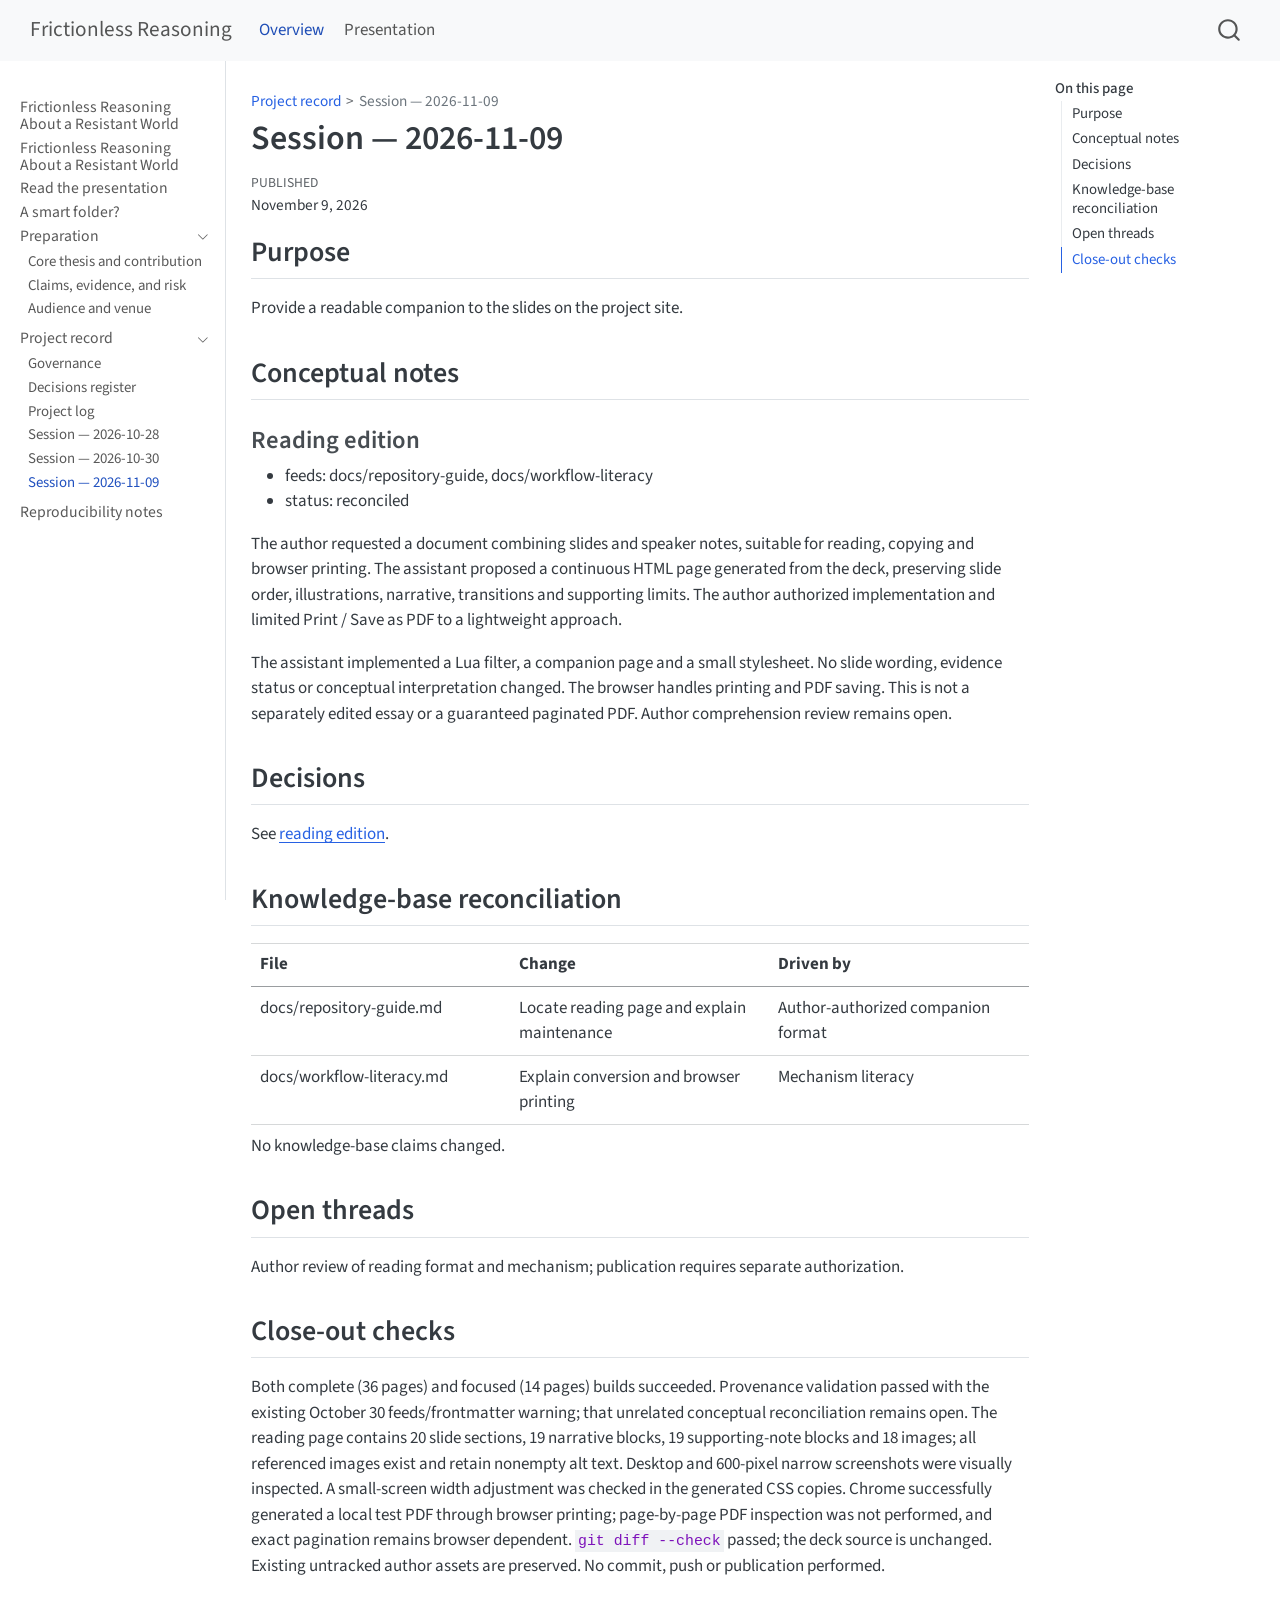
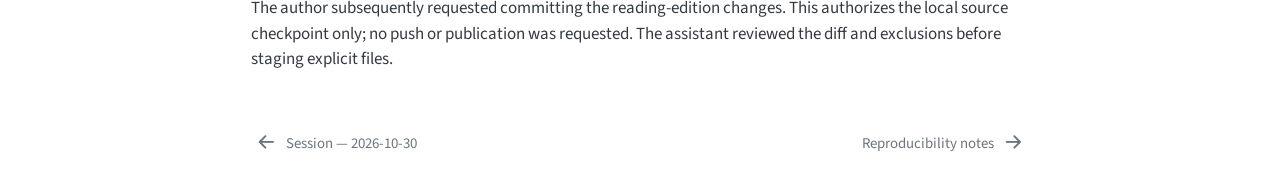
<file: sessions/2026-11-09.html>
<!DOCTYPE html>
<html xmlns="http://www.w3.org/1999/xhtml" lang="en" xml:lang="en"><head>

<meta charset="utf-8">
<meta name="generator" content="quarto-1.10.18">

<meta name="viewport" content="width=device-width, initial-scale=1.0, user-scalable=yes">

<meta name="dcterms.date" content="2026-11-09">

<title>Session — 2026-11-09 – Frictionless Reasoning</title>
<style>
/* Default styles provided by pandoc.
** See https://pandoc.org/MANUAL.html#variables-for-html for config info.
*/
span.smallcaps{font-variant: small-caps;}
div.columns{display: flex; gap: 1.5em;}
div.column{flex: auto;}
@media screen {
div.columns{gap: min(4vw, 1.5em);}
div.column{overflow-x: auto;}
}
div.hanging-indent{margin-left: 1.5em; text-indent: -1.5em;}
ul.task-list{list-style: none;}
ul.task-list li input[type="checkbox"] {
  width: 0.8em;
  margin: 0 0.8em 0.2em -1em; /* quarto-specific, see https://github.com/quarto-dev/quarto-cli/issues/4556 */ 
  vertical-align: middle;
}
</style>


<script src="../site_libs/quarto-nav/quarto-nav.js"></script>
<script src="../site_libs/quarto-nav/headroom.min.js"></script>
<script src="../site_libs/clipboard/clipboard.min.js"></script>
<script src="../site_libs/quarto-search/autocomplete.umd.js"></script>
<script src="../site_libs/quarto-search/fuse.min.js"></script>
<script src="../site_libs/quarto-search/quarto-search.js"></script>
<meta name="quarto:offset" content="../">
<link href="../docs/reproducibility-notes.html" rel="next">
<link href="../sessions/2026-10-30.html" rel="prev">
<script src="../site_libs/quarto-html/quarto.js" type="module"></script>
<script src="../site_libs/quarto-html/tabsets/tabsets.js" type="module"></script>
<script src="../site_libs/quarto-html/popper.min.js"></script>
<script src="../site_libs/quarto-html/tippy.umd.min.js"></script>
<script src="../site_libs/quarto-html/anchor.min.js"></script>
<link href="../site_libs/quarto-html/tippy.css" rel="stylesheet">
<link href="../site_libs/quarto-html/quarto-syntax-highlighting-64a204ab8560d761af7679ceaba22944.css" rel="stylesheet" id="quarto-text-highlighting-styles">
<script src="../site_libs/bootstrap/bootstrap.min.js"></script>
<link href="../site_libs/bootstrap/bootstrap-icons.css" rel="stylesheet">
<link href="../site_libs/bootstrap/bootstrap-4e663f3a4ff1a491e18bd6a28adf0390.min.css" rel="stylesheet" append-hash="true" id="quarto-bootstrap" data-mode="light">
<script id="quarto-search-options" type="application/json">{
  "location": "navbar",
  "copy-button": false,
  "collapse-after": 3,
  "panel-placement": "end",
  "type": "overlay",
  "limit": 50,
  "keyboard-shortcut": [
    "f",
    "/",
    "s"
  ],
  "show-item-context": false,
  "language": {
    "search-no-results-text": "No results",
    "search-matching-documents-text": "matching documents",
    "search-copy-link-title": "Copy link to search",
    "search-hide-matches-text": "Hide additional matches",
    "search-more-match-text": "more match in this document",
    "search-more-matches-text": "more matches in this document",
    "search-clear-button-title": "Clear",
    "search-text-placeholder": "",
    "search-detached-cancel-button-title": "Cancel",
    "search-submit-button-title": "Submit",
    "search-label": "Search"
  }
}</script>


</head>

<body class="nav-sidebar docked nav-fixed quarto-light">

<div id="quarto-search-results"></div>
  <header id="quarto-header" class="headroom fixed-top">
    <nav class="navbar navbar-expand-lg " data-bs-theme="dark">
      <div class="navbar-container container-fluid">
      <div class="navbar-brand-container mx-auto">
    <a class="navbar-brand" href="../index.html">
    <span class="navbar-title">Frictionless Reasoning</span>
    </a>
  </div>
            <div id="quarto-search" class="" title="Search"></div>
          <button class="navbar-toggler" type="button" data-bs-toggle="collapse" data-bs-target="#navbarCollapse" aria-controls="navbarCollapse" role="menu" aria-expanded="false" aria-label="Toggle navigation" onclick="if (window.quartoToggleHeadroom) { window.quartoToggleHeadroom(); }">
  <span class="navbar-toggler-icon"></span>
</button>
          <div class="collapse navbar-collapse" id="navbarCollapse">
            <ul class="navbar-nav navbar-nav-scroll me-auto">
  <li class="nav-item">
    <a class="nav-link active" href="../index.html" aria-current="page"> 
<span class="menu-text">Overview</span></a>
  </li>  
  <li class="nav-item">
    <a class="nav-link" href="../artifacts/talk/deck.html"> 
<span class="menu-text">Presentation</span></a>
  </li>  
</ul>
          </div> <!-- /navcollapse -->
            <div class="quarto-navbar-tools">
</div>
      </div> <!-- /container-fluid -->
    </nav>
  <nav class="quarto-secondary-nav">
    <div class="container-fluid d-flex">
      <button type="button" class="quarto-btn-toggle btn" data-bs-toggle="collapse" role="button" data-bs-target=".quarto-sidebar-collapse-item" aria-controls="quarto-sidebar" aria-expanded="false" aria-label="Toggle sidebar navigation" onclick="if (window.quartoToggleHeadroom) { window.quartoToggleHeadroom(); }">
        <i class="bi bi-layout-text-sidebar-reverse"></i>
      </button>
        <nav class="quarto-page-breadcrumbs" aria-label="breadcrumb"><ol class="breadcrumb"><li class="breadcrumb-item"><a href="../admin/governance.html">Project record</a></li><li class="breadcrumb-item"><a href="../sessions/2026-11-09.html">Session — 2026-11-09</a></li></ol></nav>
        <a class="flex-grow-1" role="navigation" data-bs-toggle="collapse" data-bs-target=".quarto-sidebar-collapse-item" aria-controls="quarto-sidebar" aria-expanded="false" aria-label="Toggle sidebar navigation" onclick="if (window.quartoToggleHeadroom) { window.quartoToggleHeadroom(); }">      
        </a>
    </div>
  </nav>
</header>
<!-- content -->
<div id="quarto-content" class="quarto-container page-columns page-rows-contents page-layout-article page-navbar">
<!-- sidebar -->
  <nav id="quarto-sidebar" class="sidebar collapse collapse-horizontal quarto-sidebar-collapse-item sidebar-navigation docked overflow-auto">
    <div class="sidebar-menu-container"> 
    <ul class="list-unstyled mt-1">
        <li class="sidebar-item">
  <div class="sidebar-item-container"> 
  <a href="../index.html" class="sidebar-item-text sidebar-link">
 <span class="menu-text">Frictionless Reasoning About a Resistant World</span></a>
  </div>
</li>
        <li class="sidebar-item">
  <div class="sidebar-item-container"> 
  <a href="../artifacts/talk/deck.html" class="sidebar-item-text sidebar-link">
 <span class="menu-text">Frictionless Reasoning About a Resistant World</span></a>
  </div>
</li>
        <li class="sidebar-item">
  <div class="sidebar-item-container"> 
  <a href="../artifacts/talk/read.html" class="sidebar-item-text sidebar-link">
 <span class="menu-text">Read the presentation</span></a>
  </div>
</li>
        <li class="sidebar-item">
  <div class="sidebar-item-container"> 
  <a href="../docs/smart-folder.html" class="sidebar-item-text sidebar-link">
 <span class="menu-text">A smart folder?</span></a>
  </div>
</li>
        <li class="sidebar-item sidebar-item-section">
      <div class="sidebar-item-container"> 
            <a class="sidebar-item-text sidebar-link text-start" data-bs-toggle="collapse" data-bs-target="#quarto-sidebar-section-1" role="navigation" aria-expanded="true">
 <span class="menu-text">Preparation</span></a>
          <a class="sidebar-item-toggle text-start" data-bs-toggle="collapse" data-bs-target="#quarto-sidebar-section-1" role="navigation" aria-expanded="true" aria-label="Toggle section">
            <i class="bi bi-chevron-right ms-2"></i>
          </a> 
      </div>
      <ul id="quarto-sidebar-section-1" class="collapse list-unstyled sidebar-section depth1 show">  
          <li class="sidebar-item">
  <div class="sidebar-item-container"> 
  <a href="../knowledge-base/01_core-thesis-and-contribution.html" class="sidebar-item-text sidebar-link">
 <span class="menu-text">Core thesis and contribution</span></a>
  </div>
</li>
          <li class="sidebar-item">
  <div class="sidebar-item-container"> 
  <a href="../knowledge-base/04_claims-evidence-risk-register.html" class="sidebar-item-text sidebar-link">
 <span class="menu-text">Claims, evidence, and risk</span></a>
  </div>
</li>
          <li class="sidebar-item">
  <div class="sidebar-item-container"> 
  <a href="../knowledge-base/08_audience-and-venue.html" class="sidebar-item-text sidebar-link">
 <span class="menu-text">Audience and venue</span></a>
  </div>
</li>
      </ul>
  </li>
        <li class="sidebar-item sidebar-item-section">
      <div class="sidebar-item-container"> 
            <a class="sidebar-item-text sidebar-link text-start" data-bs-toggle="collapse" data-bs-target="#quarto-sidebar-section-2" role="navigation" aria-expanded="true">
 <span class="menu-text">Project record</span></a>
          <a class="sidebar-item-toggle text-start" data-bs-toggle="collapse" data-bs-target="#quarto-sidebar-section-2" role="navigation" aria-expanded="true" aria-label="Toggle section">
            <i class="bi bi-chevron-right ms-2"></i>
          </a> 
      </div>
      <ul id="quarto-sidebar-section-2" class="collapse list-unstyled sidebar-section depth1 show">  
          <li class="sidebar-item">
  <div class="sidebar-item-container"> 
  <a href="../admin/governance.html" class="sidebar-item-text sidebar-link">
 <span class="menu-text">Governance</span></a>
  </div>
</li>
          <li class="sidebar-item">
  <div class="sidebar-item-container"> 
  <a href="../admin/decisions-register.html" class="sidebar-item-text sidebar-link">
 <span class="menu-text">Decisions register</span></a>
  </div>
</li>
          <li class="sidebar-item">
  <div class="sidebar-item-container"> 
  <a href="../admin/project-log.html" class="sidebar-item-text sidebar-link">
 <span class="menu-text">Project log</span></a>
  </div>
</li>
          <li class="sidebar-item">
  <div class="sidebar-item-container"> 
  <a href="../sessions/2026-10-28.html" class="sidebar-item-text sidebar-link">
 <span class="menu-text">Session — 2026-10-28</span></a>
  </div>
</li>
          <li class="sidebar-item">
  <div class="sidebar-item-container"> 
  <a href="../sessions/2026-10-30.html" class="sidebar-item-text sidebar-link">
 <span class="menu-text">Session — 2026-10-30</span></a>
  </div>
</li>
          <li class="sidebar-item">
  <div class="sidebar-item-container"> 
  <a href="../sessions/2026-11-09.html" class="sidebar-item-text sidebar-link active">
 <span class="menu-text">Session — 2026-11-09</span></a>
  </div>
</li>
      </ul>
  </li>
        <li class="sidebar-item">
  <div class="sidebar-item-container"> 
  <a href="../docs/reproducibility-notes.html" class="sidebar-item-text sidebar-link">
 <span class="menu-text">Reproducibility notes</span></a>
  </div>
</li>
    </ul>
    </div>
</nav>
<div id="quarto-sidebar-glass" class="quarto-sidebar-collapse-item" data-bs-toggle="collapse" data-bs-target=".quarto-sidebar-collapse-item"></div>
<!-- margin-sidebar -->
    <div id="quarto-margin-sidebar" class="sidebar margin-sidebar">
        <nav id="TOC" role="doc-toc" class="toc-active">
    <h2 id="toc-title">On this page</h2>
   
  <ul>
  <li><a href="#purpose" id="toc-purpose" class="nav-link active" data-scroll-target="#purpose">Purpose</a></li>
  <li><a href="#conceptual-notes" id="toc-conceptual-notes" class="nav-link" data-scroll-target="#conceptual-notes">Conceptual notes</a>
  <ul class="collapse">
  <li><a href="#reading-edition" id="toc-reading-edition" class="nav-link" data-scroll-target="#reading-edition">Reading edition</a></li>
  </ul></li>
  <li><a href="#decisions" id="toc-decisions" class="nav-link" data-scroll-target="#decisions">Decisions</a></li>
  <li><a href="#knowledge-base-reconciliation" id="toc-knowledge-base-reconciliation" class="nav-link" data-scroll-target="#knowledge-base-reconciliation">Knowledge-base reconciliation</a></li>
  <li><a href="#open-threads" id="toc-open-threads" class="nav-link" data-scroll-target="#open-threads">Open threads</a></li>
  <li><a href="#close-out-checks" id="toc-close-out-checks" class="nav-link" data-scroll-target="#close-out-checks">Close-out checks</a></li>
  </ul>
</nav>
    </div>
<!-- main -->
<main class="content" id="quarto-document-content">

<header id="title-block-header" class="quarto-title-block default"><nav class="quarto-page-breadcrumbs quarto-title-breadcrumbs d-none d-lg-block" aria-label="breadcrumb"><ol class="breadcrumb"><li class="breadcrumb-item"><a href="../admin/governance.html">Project record</a></li><li class="breadcrumb-item"><a href="../sessions/2026-11-09.html">Session — 2026-11-09</a></li></ol></nav>
<div class="quarto-title">
<h1 class="title">Session — 2026-11-09</h1>
</div>



<div class="quarto-title-meta">

    
    <div>
    <div class="quarto-title-meta-heading">Published</div>
    <div class="quarto-title-meta-contents">
      <p class="date">November 9, 2026</p>
    </div>
  </div>
  
    
  </div>
  


</header>


<section id="purpose" class="level2">
<h2 class="anchored" data-anchor-id="purpose">Purpose</h2>
<p>Provide a readable companion to the slides on the project site.</p>
</section>
<section id="conceptual-notes" class="level2">
<h2 class="anchored" data-anchor-id="conceptual-notes">Conceptual notes</h2>
<section id="reading-edition" class="level3">
<h3 class="anchored" data-anchor-id="reading-edition">Reading edition</h3>
<ul>
<li>feeds: docs/repository-guide, docs/workflow-literacy</li>
<li>status: reconciled</li>
</ul>
<p>The author requested a document combining slides and speaker notes, suitable for reading, copying and browser printing. The assistant proposed a continuous HTML page generated from the deck, preserving slide order, illustrations, narrative, transitions and supporting limits. The author authorized implementation and limited Print / Save as PDF to a lightweight approach.</p>
<p>The assistant implemented a Lua filter, a companion page and a small stylesheet. No slide wording, evidence status or conceptual interpretation changed. The browser handles printing and PDF saving. This is not a separately edited essay or a guaranteed paginated PDF. Author comprehension review remains open.</p>
</section>
</section>
<section id="decisions" class="level2">
<h2 class="anchored" data-anchor-id="decisions">Decisions</h2>
<p>See <a href="../admin/decisions-register.html#reading-edition">reading edition</a>.</p>
</section>
<section id="knowledge-base-reconciliation" class="level2">
<h2 class="anchored" data-anchor-id="knowledge-base-reconciliation">Knowledge-base reconciliation</h2>
<table class="caption-top table">
<colgroup>
<col style="width: 33%">
<col style="width: 33%">
<col style="width: 33%">
</colgroup>
<thead>
<tr class="header">
<th>File</th>
<th>Change</th>
<th>Driven by</th>
</tr>
</thead>
<tbody>
<tr class="odd">
<td>docs/repository-guide.md</td>
<td>Locate reading page and explain maintenance</td>
<td>Author-authorized companion format</td>
</tr>
<tr class="even">
<td>docs/workflow-literacy.md</td>
<td>Explain conversion and browser printing</td>
<td>Mechanism literacy</td>
</tr>
</tbody>
</table>
<p>No knowledge-base claims changed.</p>
</section>
<section id="open-threads" class="level2">
<h2 class="anchored" data-anchor-id="open-threads">Open threads</h2>
<p>Author review of reading format and mechanism; publication requires separate authorization.</p>
</section>
<section id="close-out-checks" class="level2">
<h2 class="anchored" data-anchor-id="close-out-checks">Close-out checks</h2>
<p>Both complete (36 pages) and focused (14 pages) builds succeeded. Provenance validation passed with the existing October 30 feeds/frontmatter warning; that unrelated conceptual reconciliation remains open. The reading page contains 20 slide sections, 19 narrative blocks, 19 supporting-note blocks and 18 images; all referenced images exist and retain nonempty alt text. Desktop and 600-pixel narrow screenshots were visually inspected. A small-screen width adjustment was checked in the generated CSS copies. Chrome successfully generated a local test PDF through browser printing; page-by-page PDF inspection was not performed, and exact pagination remains browser dependent. <code>git diff --check</code> passed; the deck source is unchanged. Existing untracked author assets are preserved. No commit, push or publication performed.</p>
<p>The author subsequently requested committing the reading-edition changes. This authorizes the local source checkpoint only; no push or publication was requested. The assistant reviewed the diff and exclusions before staging explicit files.</p>


</section>

</main> <!-- /main -->
<script id="quarto-html-after-body" type="application/javascript">
  window.document.addEventListener("DOMContentLoaded", function (event) {
    const icon = "";
    const anchorJS = new window.AnchorJS();
    anchorJS.options = {
      placement: 'right',
      icon: icon
    };
    anchorJS.add('.anchored');
    const isCodeAnnotation = (el) => {
      for (const clz of el.classList) {
        if (clz.startsWith('code-annotation-')) {                     
          return true;
        }
      }
      return false;
    }
    const onCopySuccess = function(e) {
      // button target
      const button = e.trigger;
      // don't keep focus
      button.blur();
      // flash "checked"
      button.classList.add('code-copy-button-checked');
      var currentTitle = button.getAttribute("title");
      button.setAttribute("title", "Copied!");
      let tooltip;
      if (window.bootstrap) {
        button.setAttribute("data-bs-toggle", "tooltip");
        button.setAttribute("data-bs-placement", "left");
        button.setAttribute("data-bs-title", "Copied!");
        tooltip = new bootstrap.Tooltip(button, 
          { trigger: "manual", 
            customClass: "code-copy-button-tooltip",
            offset: [0, -8]});
        tooltip.show();    
      }
      setTimeout(function() {
        if (tooltip) {
          tooltip.hide();
          button.removeAttribute("data-bs-title");
          button.removeAttribute("data-bs-toggle");
          button.removeAttribute("data-bs-placement");
        }
        button.setAttribute("title", currentTitle);
        button.classList.remove('code-copy-button-checked');
      }, 1000);
      // clear code selection
      e.clearSelection();
    }
    const getTextToCopy = function(trigger) {
      const outerScaffold = trigger.parentElement.cloneNode(true);
      const codeEl = outerScaffold.querySelector('code');
      for (const childEl of codeEl.children) {
        if (isCodeAnnotation(childEl)) {
          childEl.remove();
        }
      }
      return codeEl.innerText;
    }
    const clipboard = new window.ClipboardJS('.code-copy-button:not([data-in-quarto-modal])', {
      text: getTextToCopy
    });
    clipboard.on('success', onCopySuccess);
    if (window.document.getElementById('quarto-embedded-source-code-modal')) {
      const clipboardModal = new window.ClipboardJS('.code-copy-button[data-in-quarto-modal]', {
        text: getTextToCopy,
        container: window.document.getElementById('quarto-embedded-source-code-modal')
      });
      clipboardModal.on('success', onCopySuccess);
    }
      var localhostRegex = new RegExp(/^(?:http|https):\/\/localhost\:?[0-9]*\//);
      var mailtoRegex = new RegExp(/^mailto:/);
        var filterRegex = new RegExp("https:\/\/oregonwater\.github\.io\/gen_ai_workflows_data_equity\/");
      var isInternal = (href) => {
          return filterRegex.test(href) || localhostRegex.test(href) || mailtoRegex.test(href);
      }
      // Inspect non-navigation links and adorn them if external
     var links = window.document.querySelectorAll('a[href]:not(.nav-link):not(.navbar-brand):not(.toc-action):not(.sidebar-link):not(.sidebar-item-toggle):not(.pagination-link):not(.no-external):not([aria-hidden]):not(.dropdown-item):not(.quarto-navigation-tool):not(.about-link)');
      for (var i=0; i<links.length; i++) {
        const link = links[i];
        if (!isInternal(link.href)) {
          // undo the damage that might have been done by quarto-nav.js in the case of
          // links that we want to consider external
          if (link.dataset.originalHref !== undefined) {
            link.href = link.dataset.originalHref;
          }
        }
      }
    function tippyHover(el, contentFn, onTriggerFn, onUntriggerFn) {
      const config = {
        allowHTML: true,
        maxWidth: 500,
        delay: 100,
        arrow: false,
        appendTo: function(el) {
            return el.parentElement;
        },
        interactive: true,
        interactiveBorder: 10,
        theme: 'quarto',
        placement: 'bottom-start',
      };
      if (contentFn) {
        config.content = contentFn;
      }
      if (onTriggerFn) {
        config.onTrigger = onTriggerFn;
      }
      if (onUntriggerFn) {
        config.onUntrigger = onUntriggerFn;
      }
      window.tippy(el, config); 
    }
    const noterefs = window.document.querySelectorAll('a[role="doc-noteref"]');
    for (var i=0; i<noterefs.length; i++) {
      const ref = noterefs[i];
      tippyHover(ref, function() {
        // use id or data attribute instead here
        let href = ref.getAttribute('data-footnote-href') || ref.getAttribute('href');
        try { href = new URL(href).hash; } catch {}
        const id = href.replace(/^#\/?/, "");
        const note = window.document.getElementById(id);
        if (note) {
          return note.innerHTML;
        } else {
          return "";
        }
      });
    }
    const xrefs = window.document.querySelectorAll('a.quarto-xref');
    const processXRef = (id, note) => {
      // Strip column container classes
      const stripColumnClz = (el) => {
        el.classList.remove("page-full", "page-columns");
        if (el.children) {
          for (const child of el.children) {
            stripColumnClz(child);
          }
        }
      }
      stripColumnClz(note)
      if (id === null || id.startsWith('sec-')) {
        // Special case sections, only their first couple elements
        const container = document.createElement("div");
        if (note.children && note.children.length > 2) {
          container.appendChild(note.children[0].cloneNode(true));
          for (let i = 1; i < note.children.length; i++) {
            const child = note.children[i];
            if (child.tagName === "P" && child.innerText === "") {
              continue;
            } else {
              container.appendChild(child.cloneNode(true));
              break;
            }
          }
          if (window.Quarto?.typesetMath) {
            window.Quarto.typesetMath(container);
          }
          return container.innerHTML
        } else {
          if (window.Quarto?.typesetMath) {
            window.Quarto.typesetMath(note);
          }
          return note.innerHTML;
        }
      } else {
        // Remove any anchor links if they are present
        const anchorLink = note.querySelector('a.anchorjs-link');
        if (anchorLink) {
          anchorLink.remove();
        }
        if (window.Quarto?.typesetMath) {
          window.Quarto.typesetMath(note);
        }
        if (note.classList.contains("callout")) {
          return note.outerHTML;
        } else {
          return note.innerHTML;
        }
      }
    }
    for (var i=0; i<xrefs.length; i++) {
      const xref = xrefs[i];
      tippyHover(xref, undefined, function(instance) {
        instance.disable();
        let url = xref.getAttribute('href');
        let hash = undefined; 
        if (url.startsWith('#')) {
          hash = url;
        } else {
          try { hash = new URL(url).hash; } catch {}
        }
        if (hash) {
          const id = hash.replace(/^#\/?/, "");
          const note = window.document.getElementById(id);
          if (note !== null) {
            try {
              const html = processXRef(id, note.cloneNode(true));
              instance.setContent(html);
            } finally {
              instance.enable();
              instance.show();
            }
          } else {
            // See if we can fetch this
            fetch(url.split('#')[0])
            .then(res => res.text())
            .then(html => {
              const parser = new DOMParser();
              const htmlDoc = parser.parseFromString(html, "text/html");
              const note = htmlDoc.getElementById(id);
              if (note !== null) {
                const html = processXRef(id, note);
                instance.setContent(html);
              } 
            }).finally(() => {
              instance.enable();
              instance.show();
            });
          }
        } else {
          // See if we can fetch a full url (with no hash to target)
          // This is a special case and we should probably do some content thinning / targeting
          fetch(url)
          .then(res => res.text())
          .then(html => {
            const parser = new DOMParser();
            const htmlDoc = parser.parseFromString(html, "text/html");
            const note = htmlDoc.querySelector('main.content');
            if (note !== null) {
              // This should only happen for chapter cross references
              // (since there is no id in the URL)
              // remove the first header
              if (note.children.length > 0 && note.children[0].tagName === "HEADER") {
                note.children[0].remove();
              }
              const html = processXRef(null, note);
              instance.setContent(html);
            } 
          }).finally(() => {
            instance.enable();
            instance.show();
          });
        }
      }, function(instance) {
      });
    }
        let selectedAnnoteEl;
        const selectorForAnnotation = ( cell, annotation) => {
          let cellAttr = 'data-code-cell="' + cell + '"';
          let lineAttr = 'data-code-annotation="' +  annotation + '"';
          const selector = 'span[' + cellAttr + '][' + lineAttr + ']';
          return selector;
        }
        const selectCodeLines = (annoteEl) => {
          const doc = window.document;
          const targetCell = annoteEl.getAttribute("data-target-cell");
          const targetAnnotation = annoteEl.getAttribute("data-target-annotation");
          const annoteSpan = window.document.querySelector(selectorForAnnotation(targetCell, targetAnnotation));
          const lines = annoteSpan.getAttribute("data-code-lines").split(",");
          const lineIds = lines.map((line) => {
            return targetCell + "-" + line;
          })
          let top = null;
          let height = null;
          let parent = null;
          if (lineIds.length > 0) {
              //compute the position of the single el (top and bottom and make a div)
              const el = window.document.getElementById(lineIds[0]);
              top = el.offsetTop;
              height = el.offsetHeight;
              parent = el.parentElement.parentElement;
            if (lineIds.length > 1) {
              const lastEl = window.document.getElementById(lineIds[lineIds.length - 1]);
              const bottom = lastEl.offsetTop + lastEl.offsetHeight;
              height = bottom - top;
            }
            if (top !== null && height !== null && parent !== null) {
              // cook up a div (if necessary) and position it 
              let div = window.document.getElementById("code-annotation-line-highlight");
              if (div === null) {
                div = window.document.createElement("div");
                div.setAttribute("id", "code-annotation-line-highlight");
                div.style.position = 'absolute';
                parent.appendChild(div);
              }
              div.style.top = top - 2 + "px";
              div.style.height = height + 4 + "px";
              div.style.left = 0;
              let gutterDiv = window.document.getElementById("code-annotation-line-highlight-gutter");
              if (gutterDiv === null) {
                gutterDiv = window.document.createElement("div");
                gutterDiv.setAttribute("id", "code-annotation-line-highlight-gutter");
                gutterDiv.style.position = 'absolute';
                const codeCell = window.document.getElementById(targetCell);
                const gutter = codeCell.querySelector('.code-annotation-gutter');
                gutter.appendChild(gutterDiv);
              }
              gutterDiv.style.top = top - 2 + "px";
              gutterDiv.style.height = height + 4 + "px";
            }
            selectedAnnoteEl = annoteEl;
          }
        };
        const unselectCodeLines = () => {
          const elementsIds = ["code-annotation-line-highlight", "code-annotation-line-highlight-gutter"];
          elementsIds.forEach((elId) => {
            const div = window.document.getElementById(elId);
            if (div) {
              div.remove();
            }
          });
          selectedAnnoteEl = undefined;
        };
          // Handle positioning of the toggle
      window.addEventListener(
        "resize",
        throttle(() => {
          elRect = undefined;
          if (selectedAnnoteEl) {
            selectCodeLines(selectedAnnoteEl);
          }
        }, 10)
      );
      function throttle(fn, ms) {
      let throttle = false;
      let timer;
        return (...args) => {
          if(!throttle) { // first call gets through
              fn.apply(this, args);
              throttle = true;
          } else { // all the others get throttled
              if(timer) clearTimeout(timer); // cancel #2
              timer = setTimeout(() => {
                fn.apply(this, args);
                timer = throttle = false;
              }, ms);
          }
        };
      }
        // Attach click handler to the DT
        const annoteDls = window.document.querySelectorAll('dt[data-target-cell]');
        for (const annoteDlNode of annoteDls) {
          annoteDlNode.addEventListener('click', (event) => {
            const clickedEl = event.target;
            if (clickedEl !== selectedAnnoteEl) {
              unselectCodeLines();
              const activeEl = window.document.querySelector('dt[data-target-cell].code-annotation-active');
              if (activeEl) {
                activeEl.classList.remove('code-annotation-active');
              }
              selectCodeLines(clickedEl);
              clickedEl.classList.add('code-annotation-active');
            } else {
              // Unselect the line
              unselectCodeLines();
              clickedEl.classList.remove('code-annotation-active');
            }
          });
        }
    const findCites = (el) => {
      const parentEl = el.parentElement;
      if (parentEl) {
        const cites = parentEl.dataset.cites;
        if (cites) {
          return {
            el,
            cites: cites.split(' ')
          };
        } else {
          return findCites(el.parentElement)
        }
      } else {
        return undefined;
      }
    };
    var bibliorefs = window.document.querySelectorAll('a[role="doc-biblioref"]');
    for (var i=0; i<bibliorefs.length; i++) {
      const ref = bibliorefs[i];
      const citeInfo = findCites(ref);
      if (citeInfo) {
        tippyHover(citeInfo.el, function() {
          var popup = window.document.createElement('div');
          citeInfo.cites.forEach(function(cite) {
            var citeDiv = window.document.createElement('div');
            citeDiv.classList.add('hanging-indent');
            citeDiv.classList.add('csl-entry');
            var biblioDiv = window.document.getElementById('ref-' + cite);
            if (biblioDiv) {
              citeDiv.innerHTML = biblioDiv.innerHTML;
            }
            popup.appendChild(citeDiv);
          });
          return popup.innerHTML;
        });
      }
    }
  });
  </script>
<nav class="page-navigation">
  <div class="nav-page nav-page-previous">
      <a href="../sessions/2026-10-30.html" class="pagination-link" aria-label="Session — 2026-10-30">
        <i class="bi bi-arrow-left-short"></i> <span class="nav-page-text">Session — 2026-10-30</span>
      </a>          
  </div>
  <div class="nav-page nav-page-next">
      <a href="../docs/reproducibility-notes.html" class="pagination-link" aria-label="Reproducibility notes">
        <span class="nav-page-text">Reproducibility notes</span> <i class="bi bi-arrow-right-short"></i>
      </a>
  </div>
</nav>
</div> <!-- /content -->




</body></html>
</file>
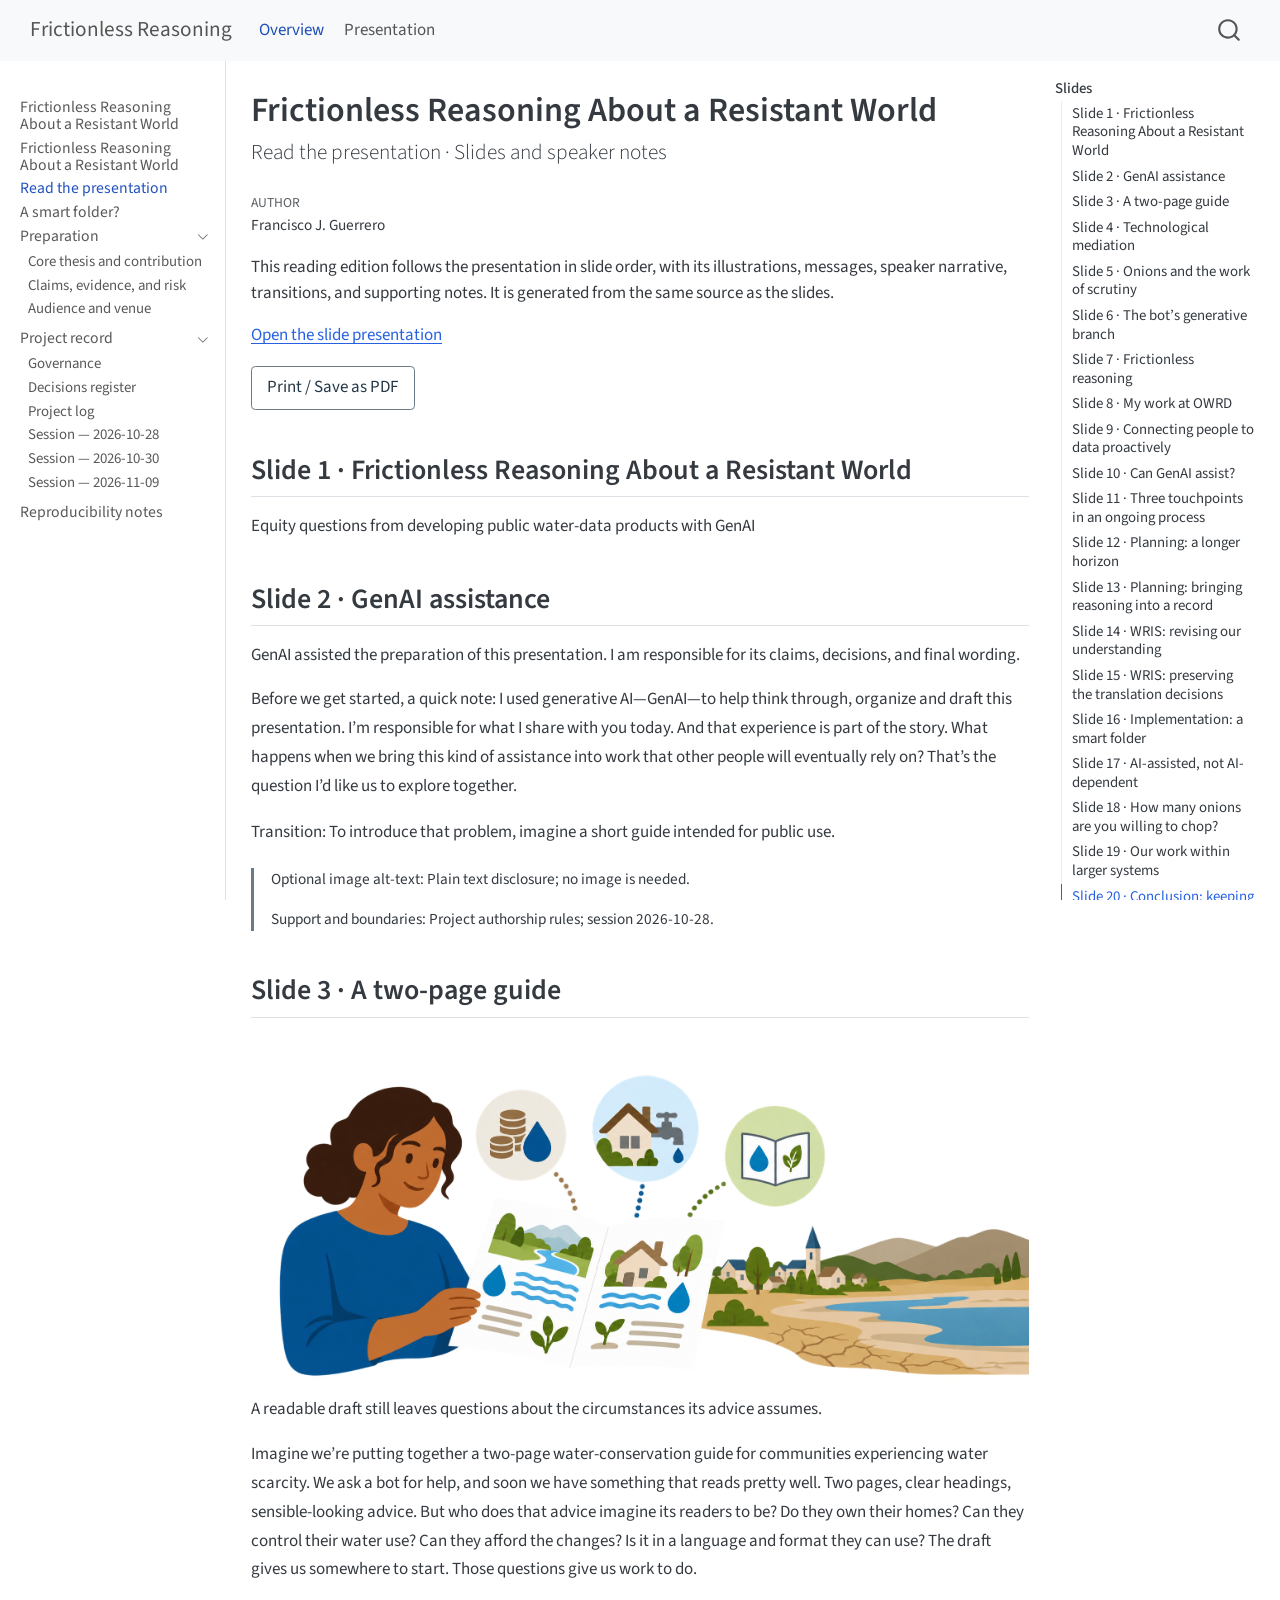
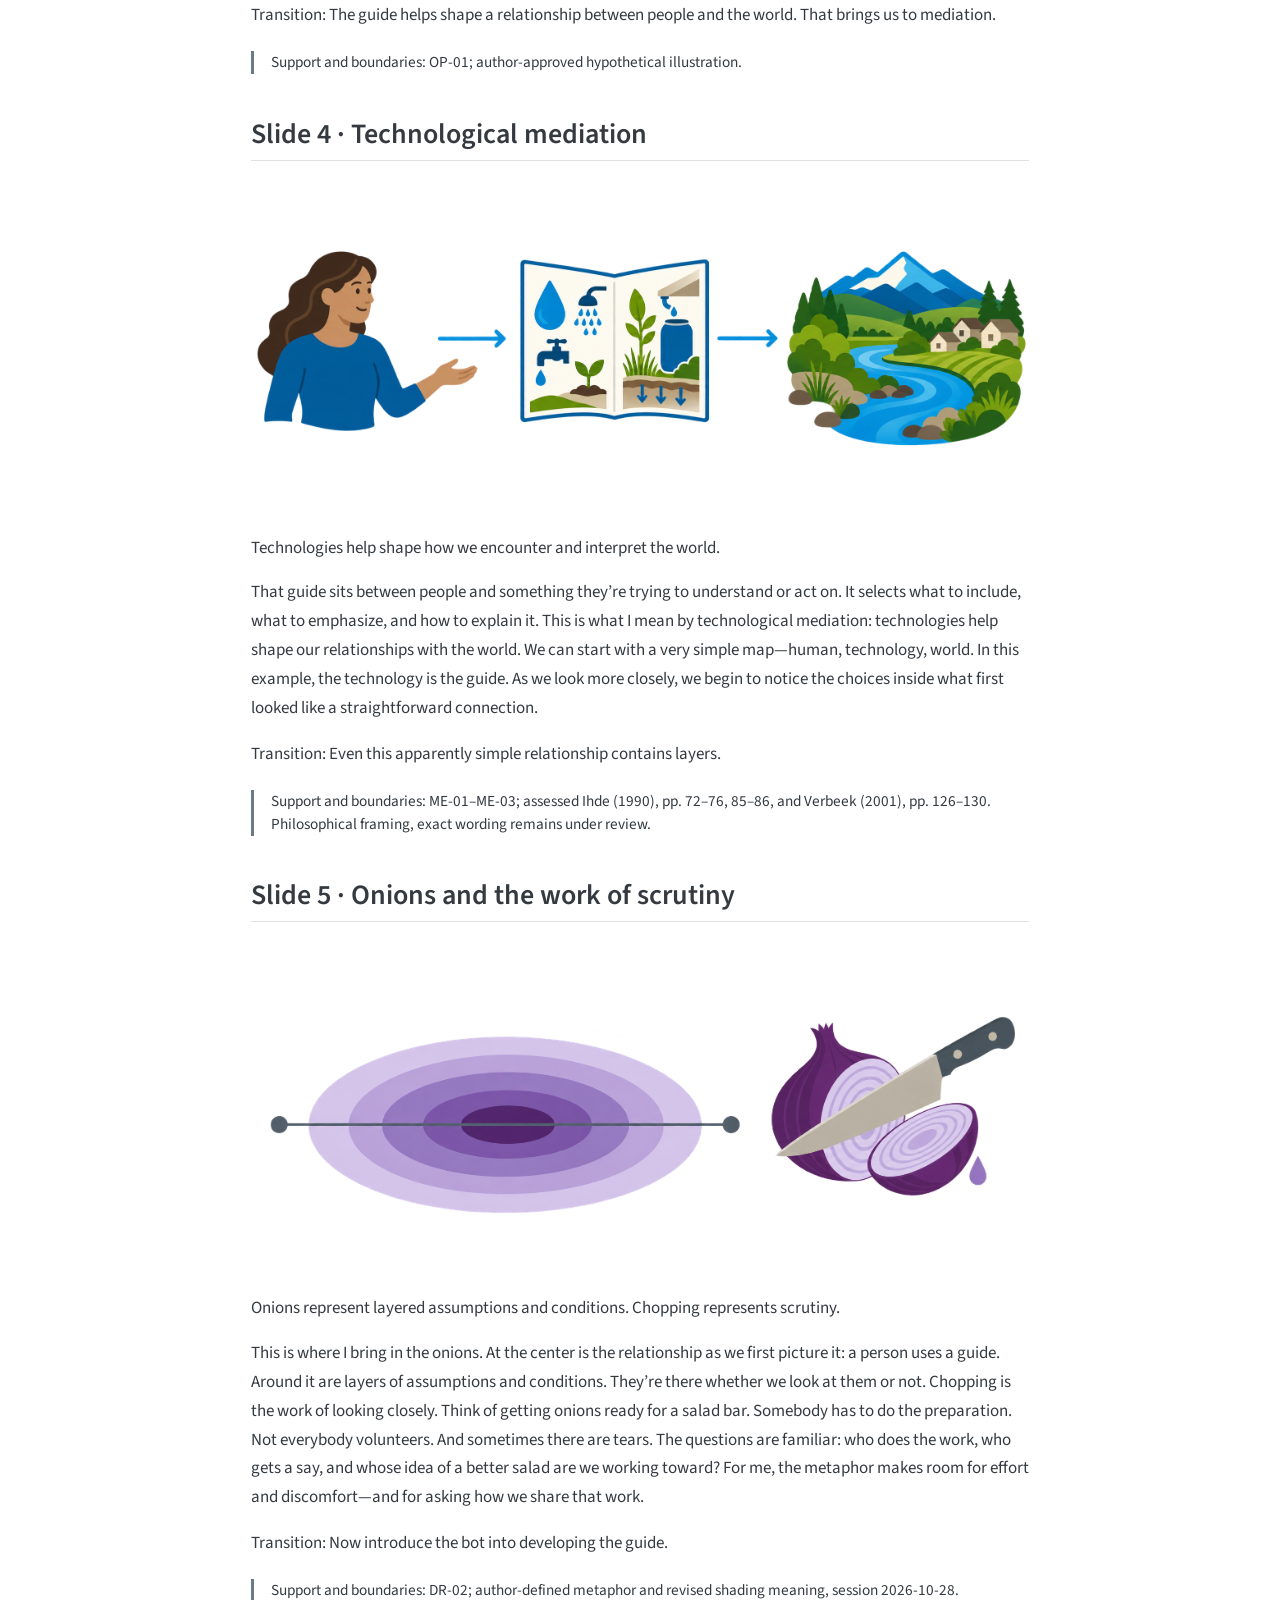
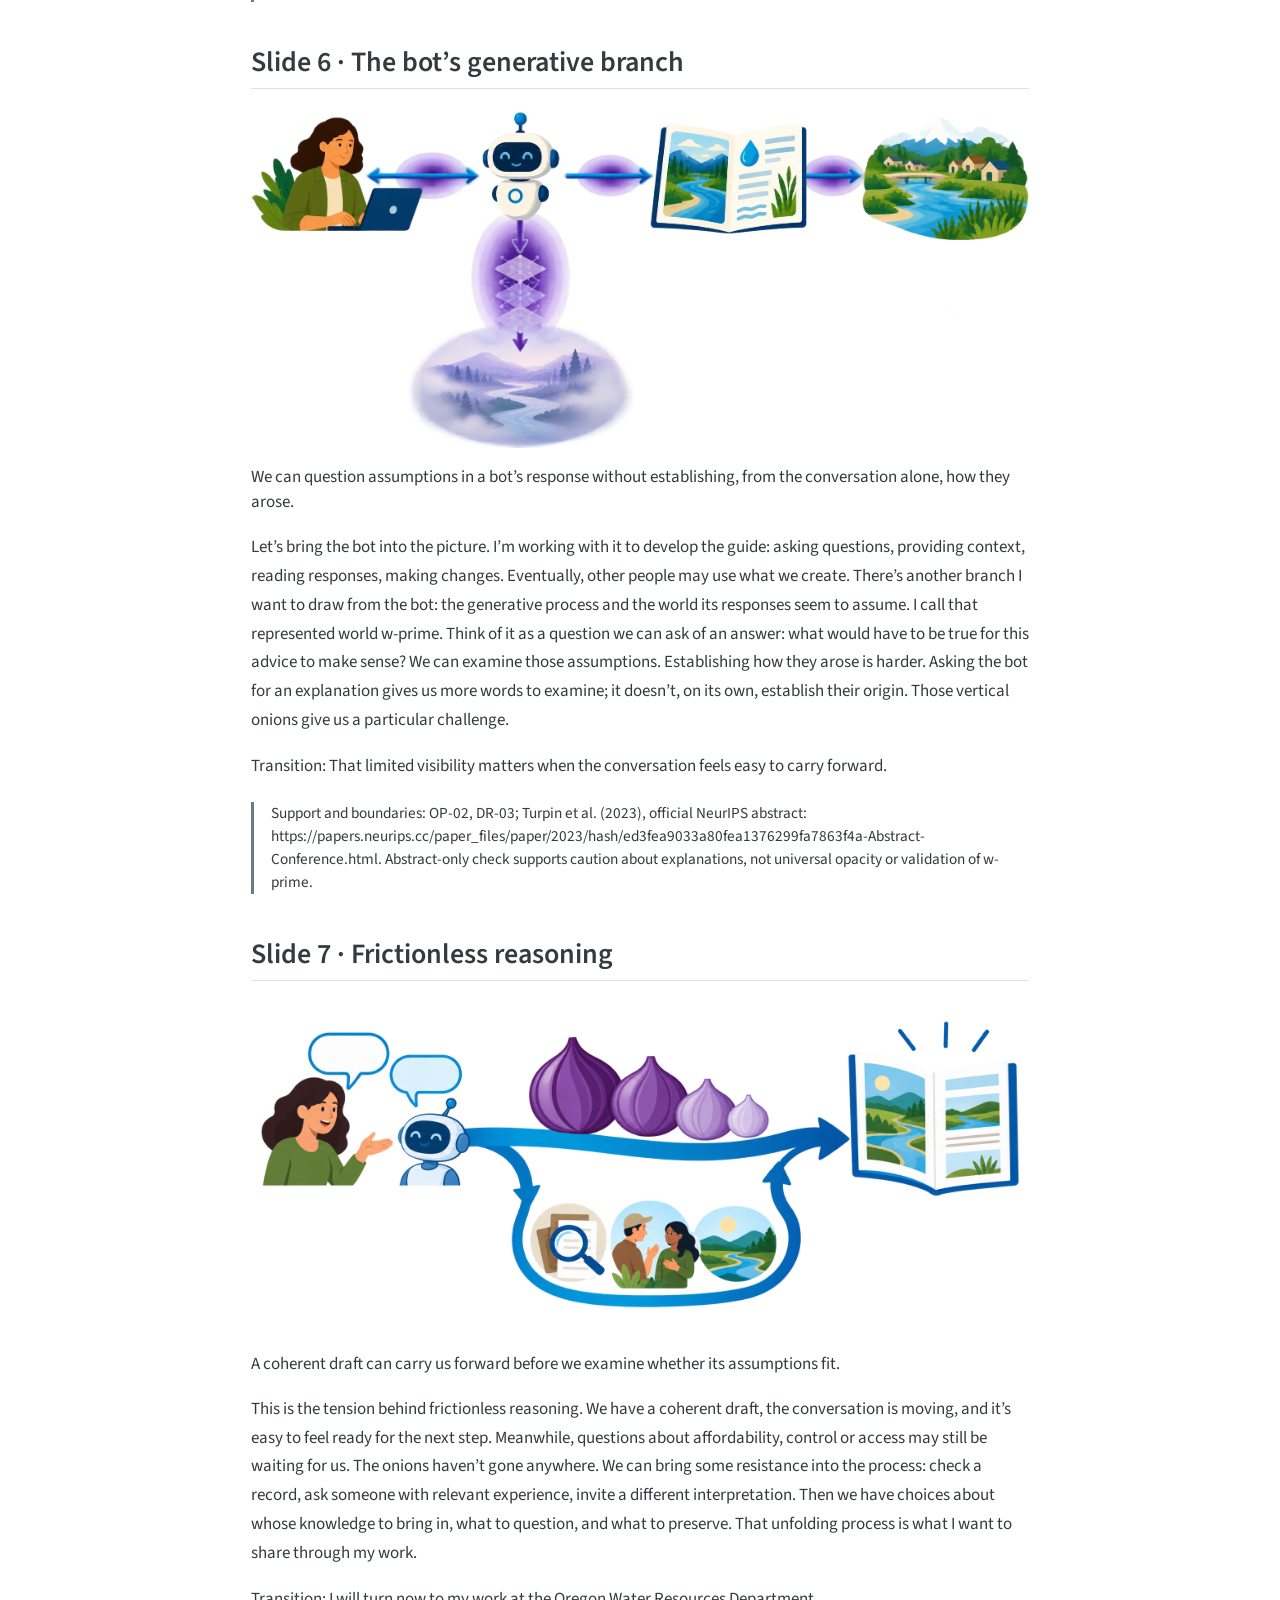
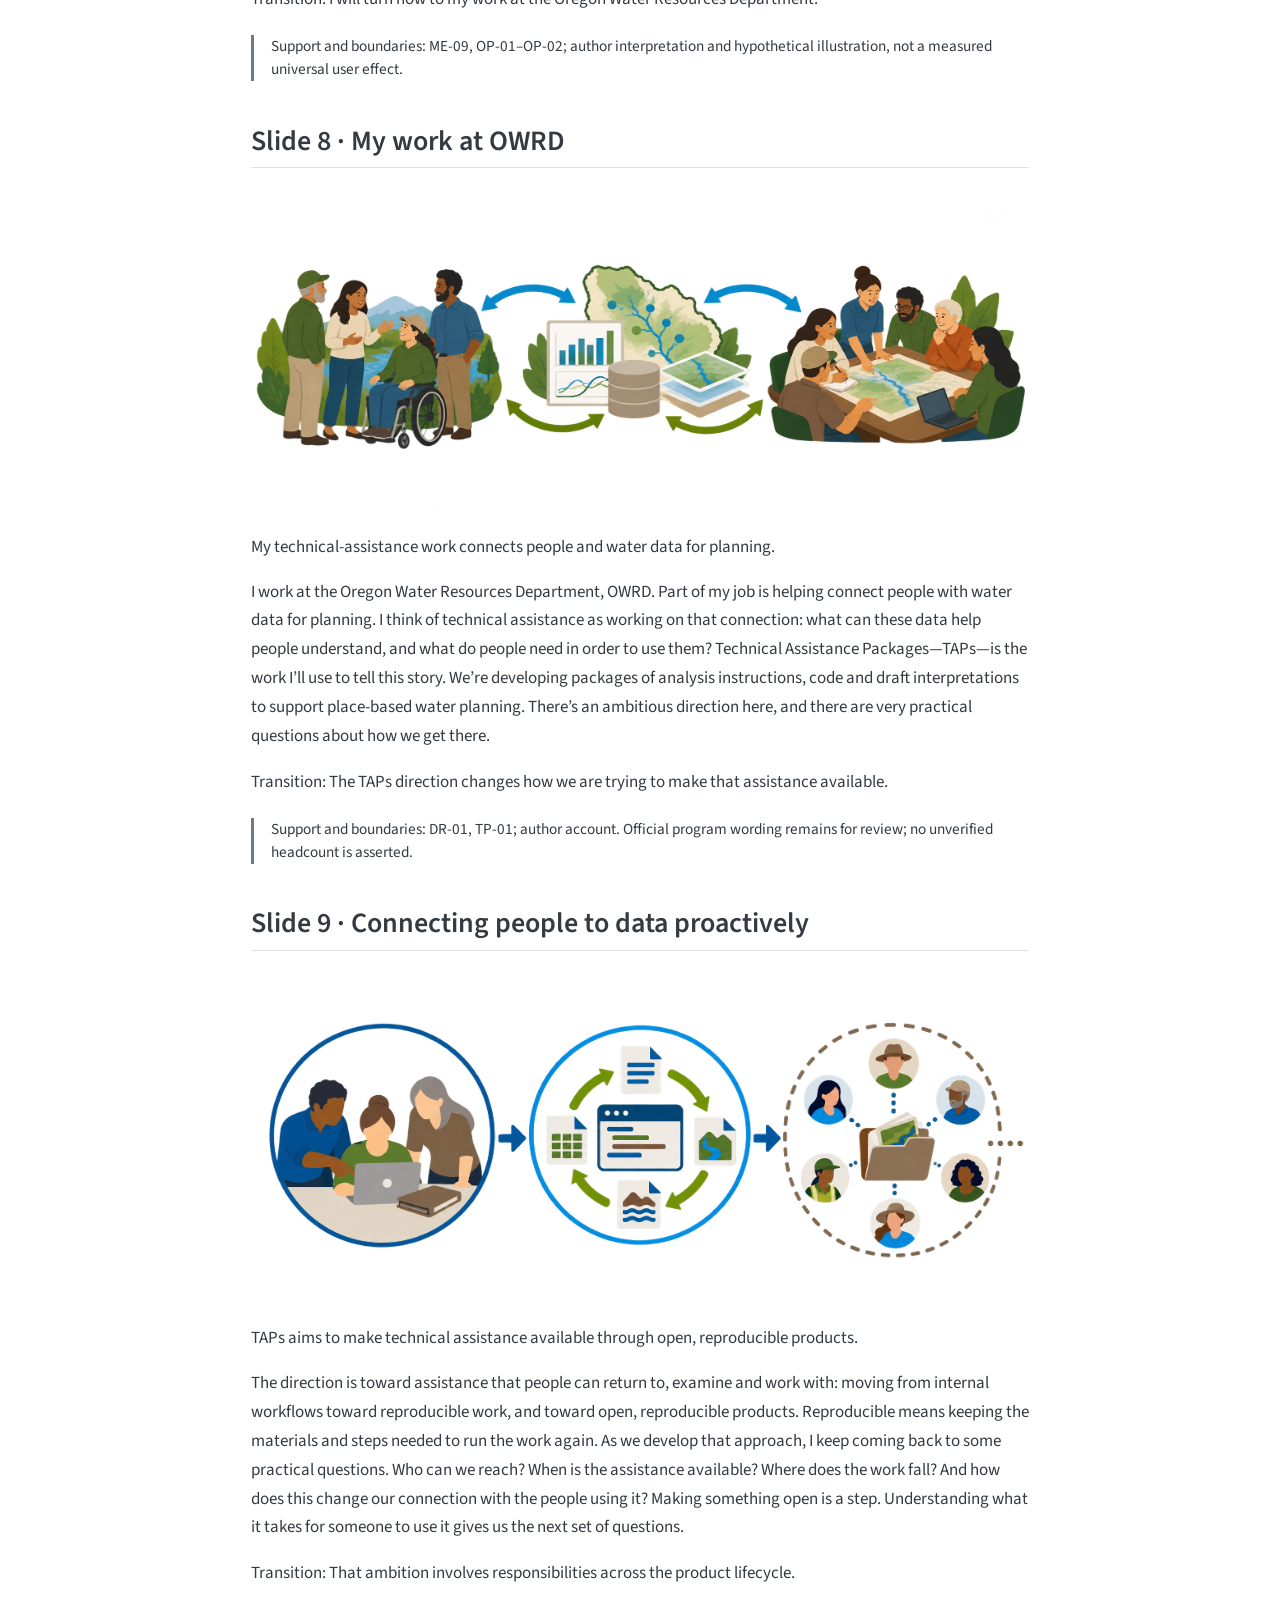
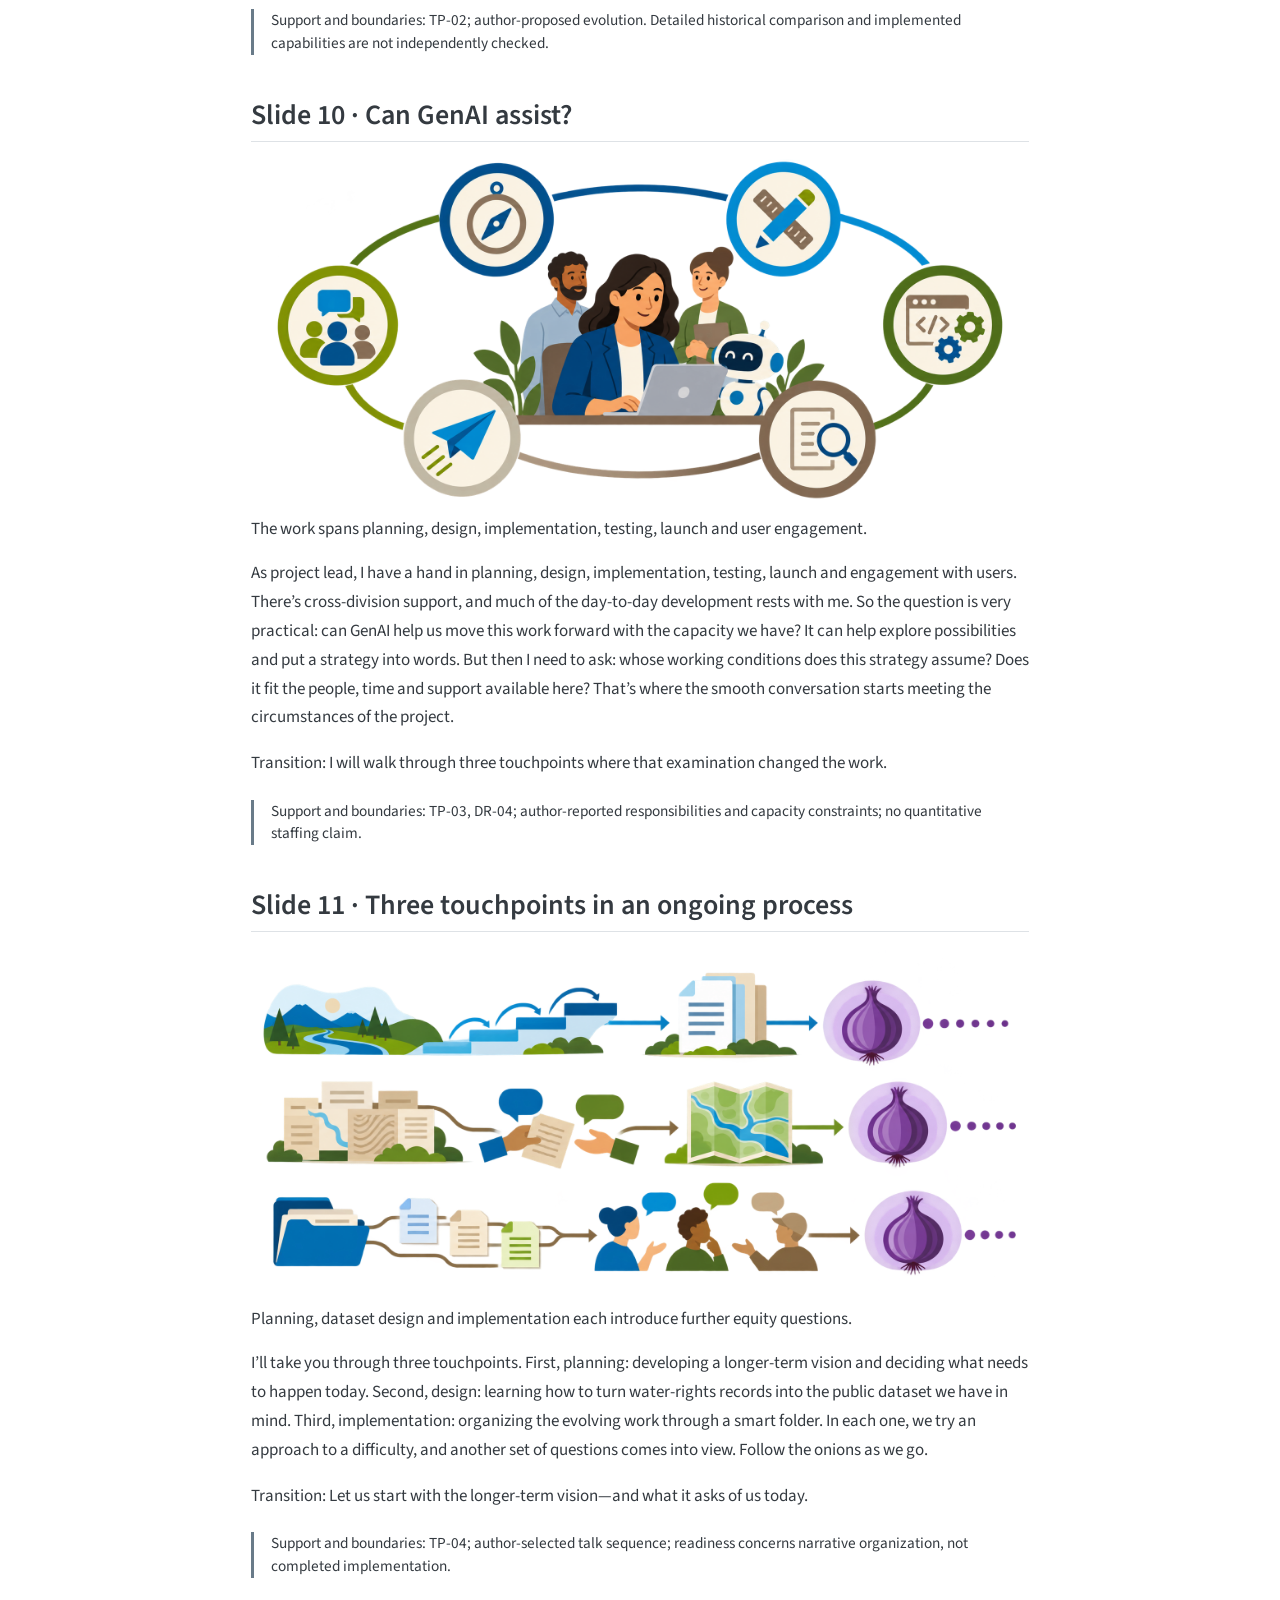
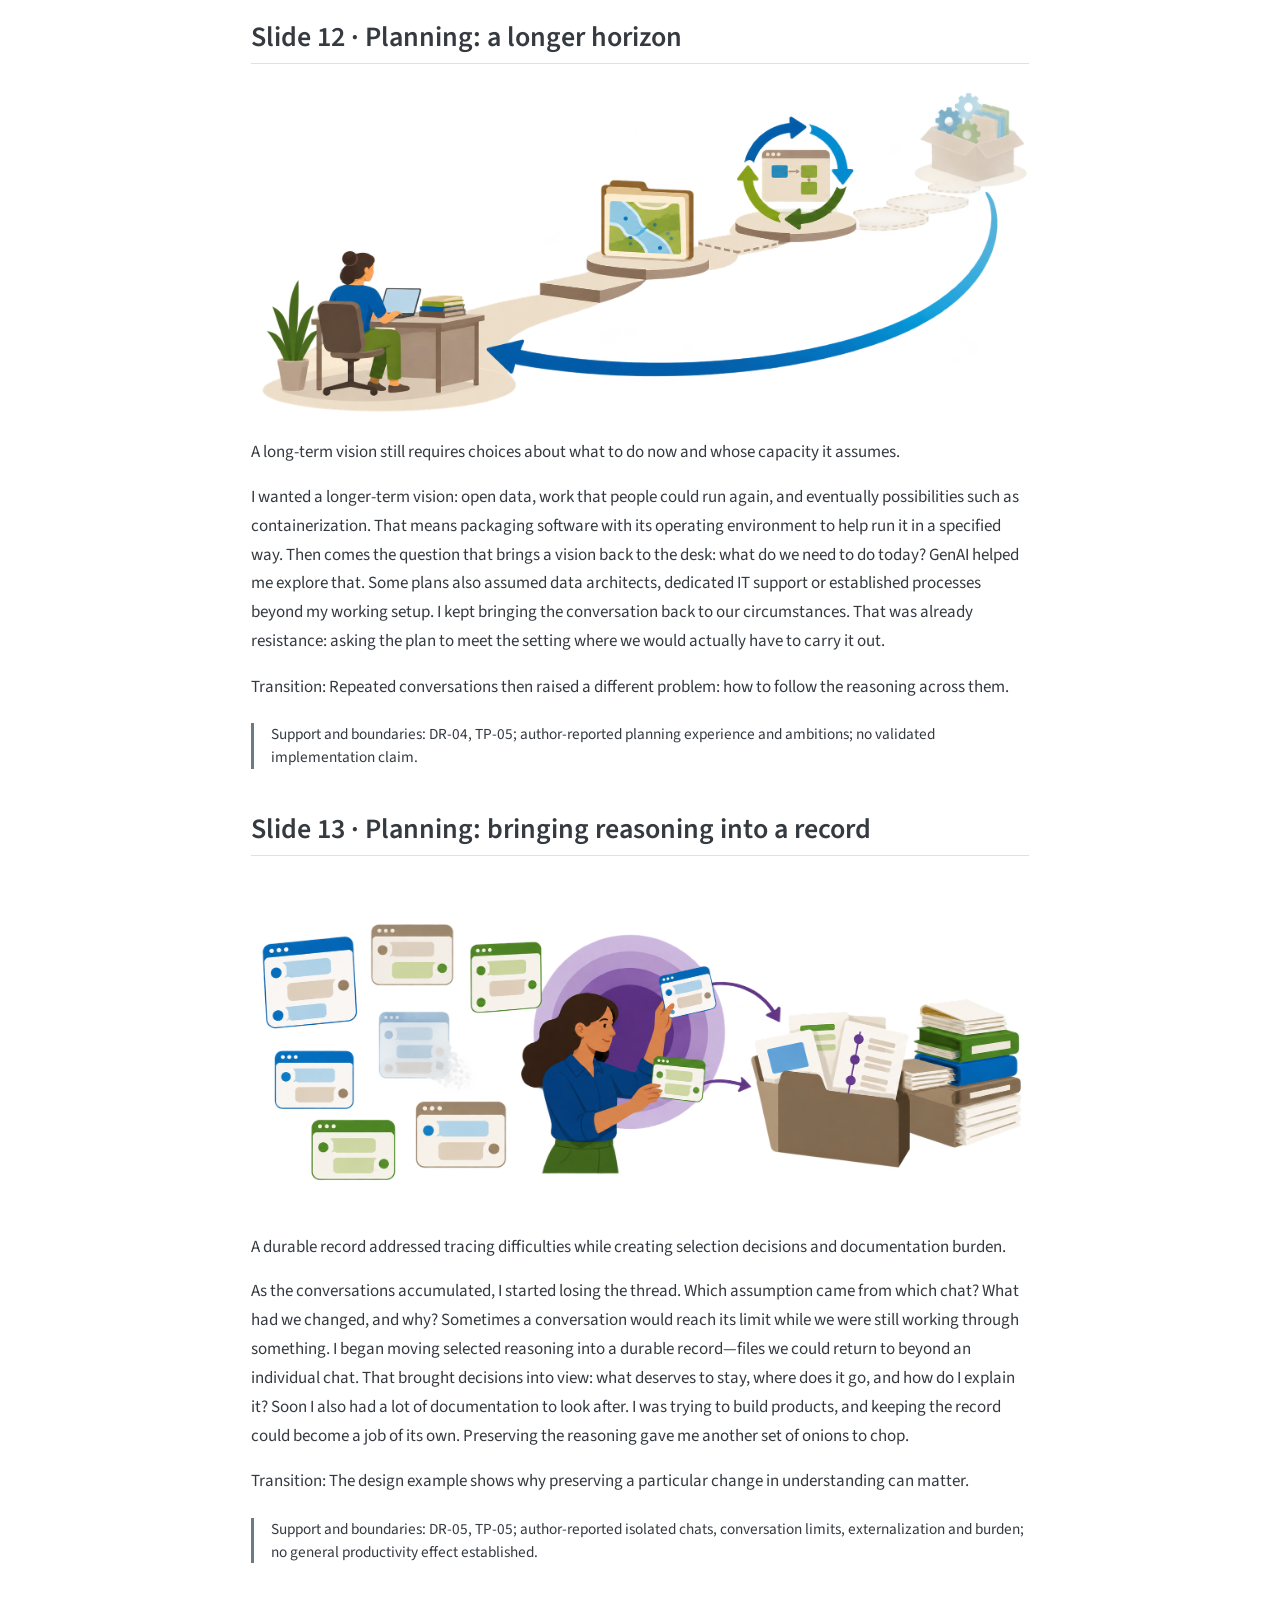
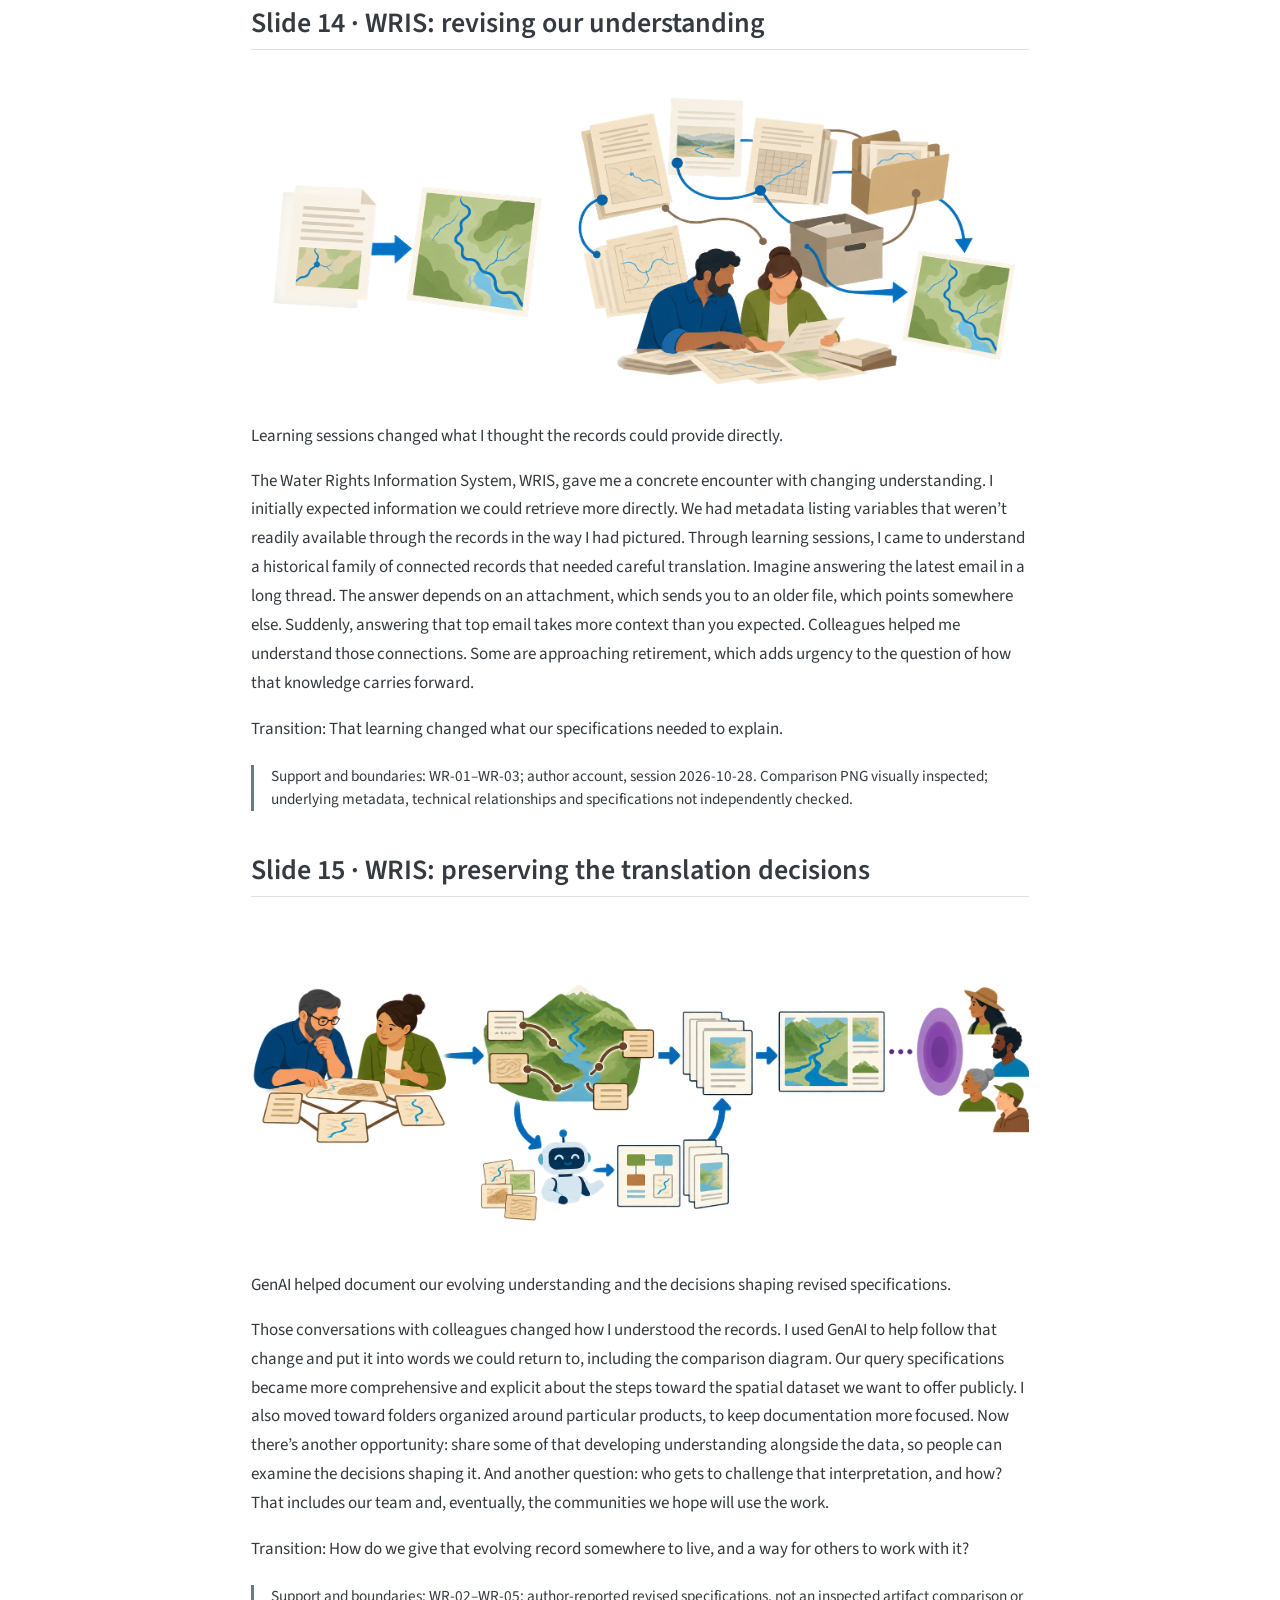
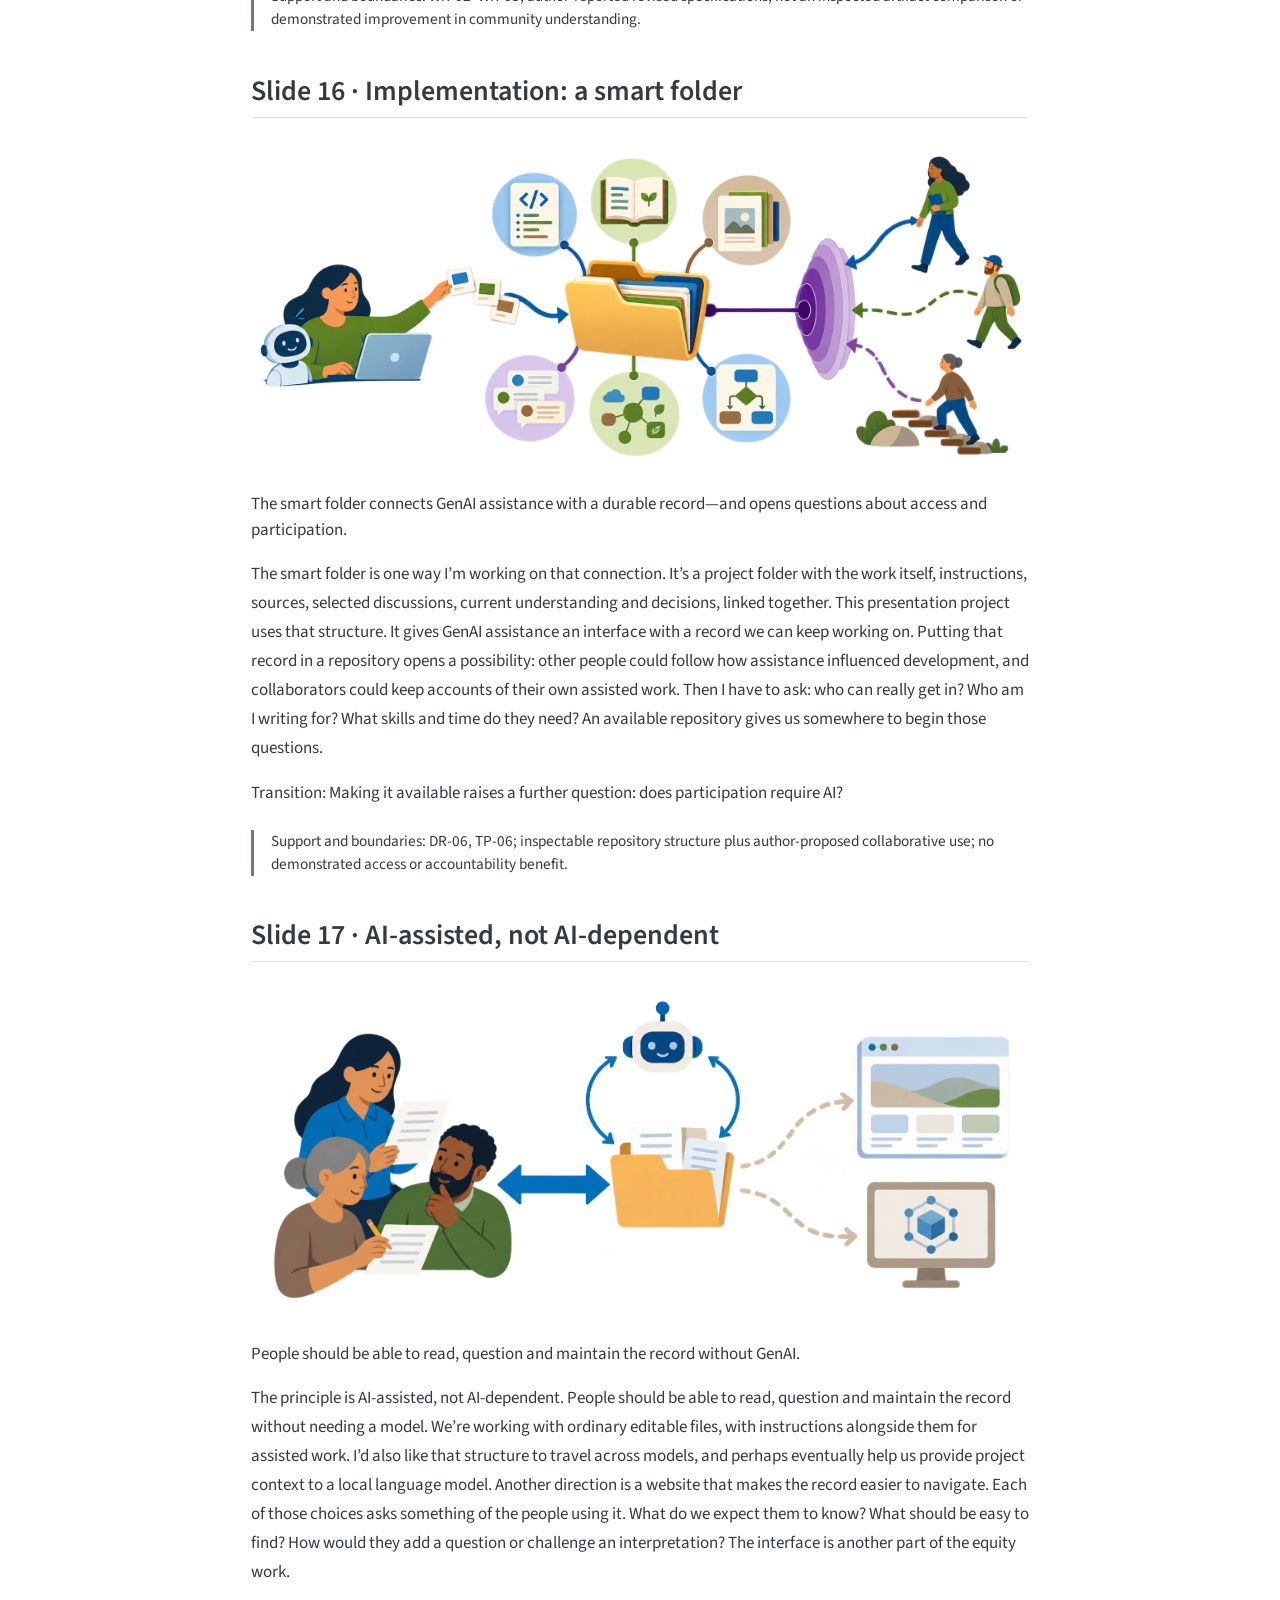
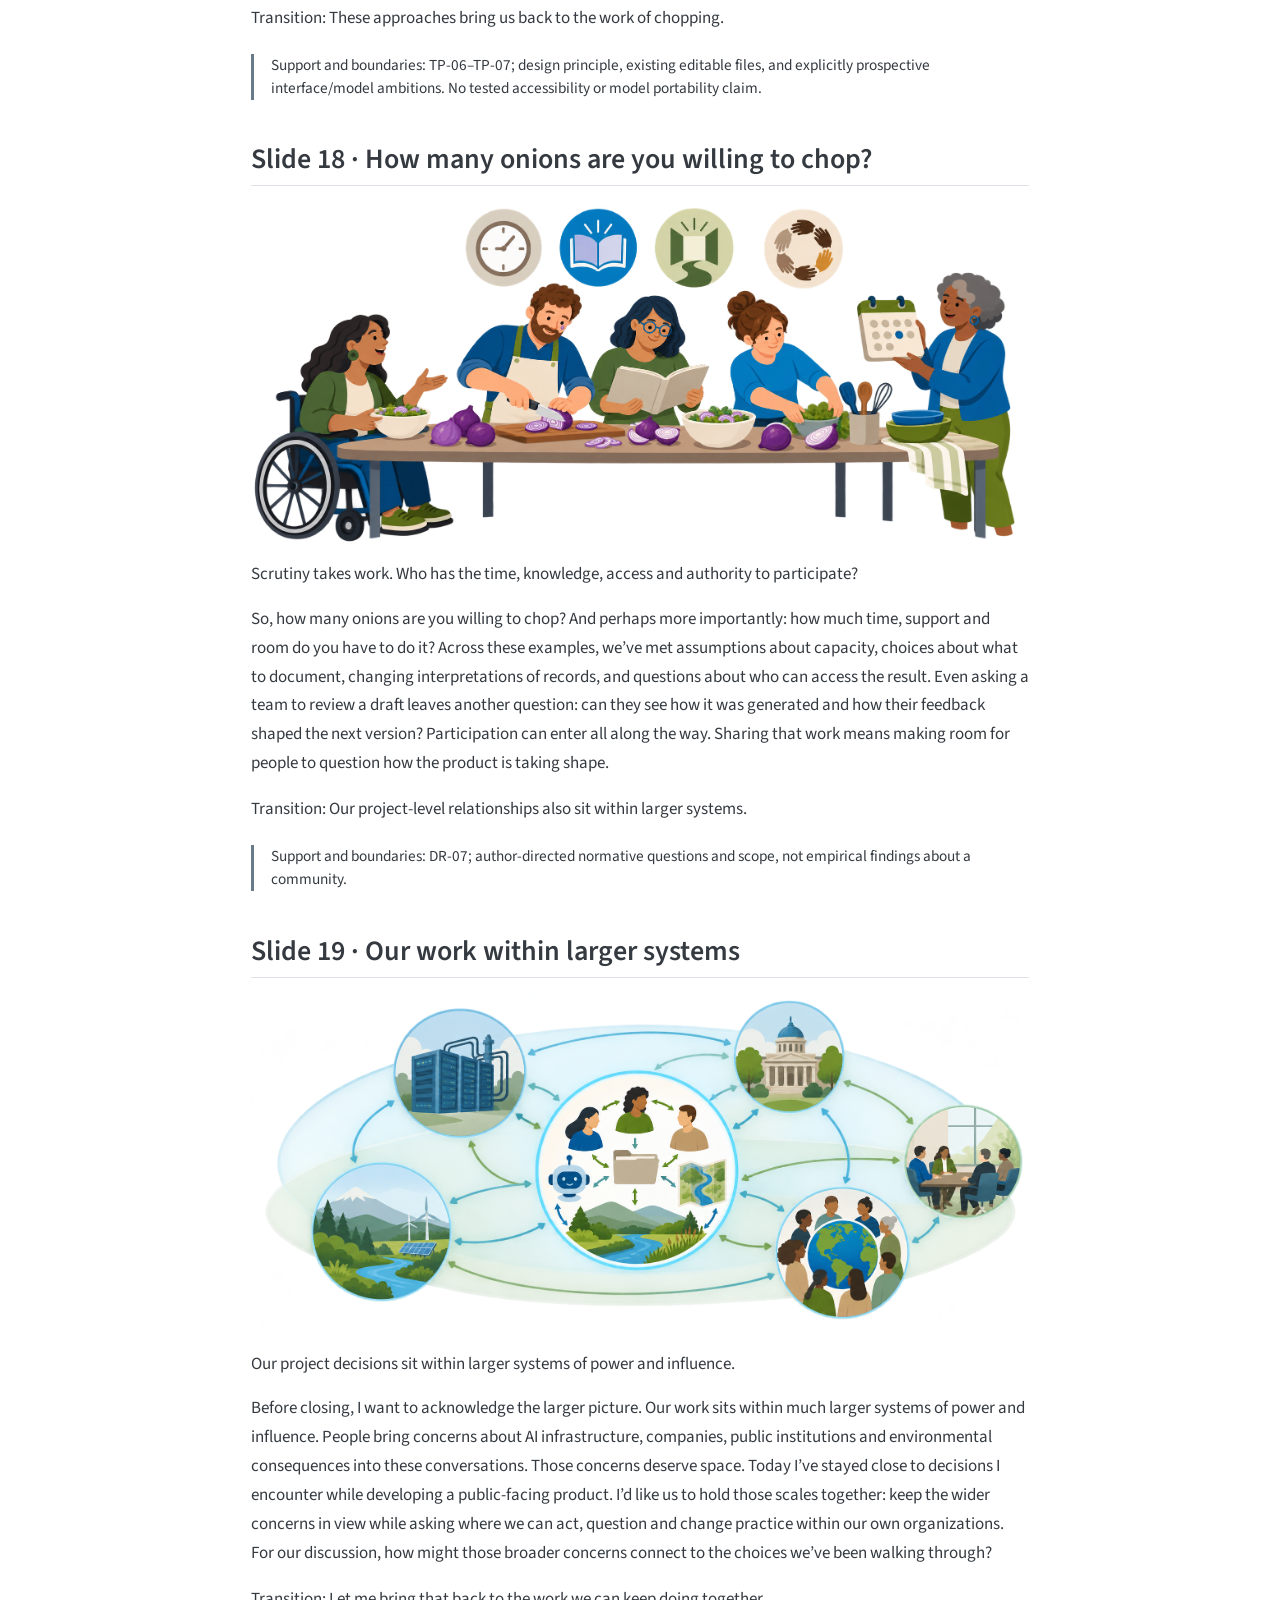
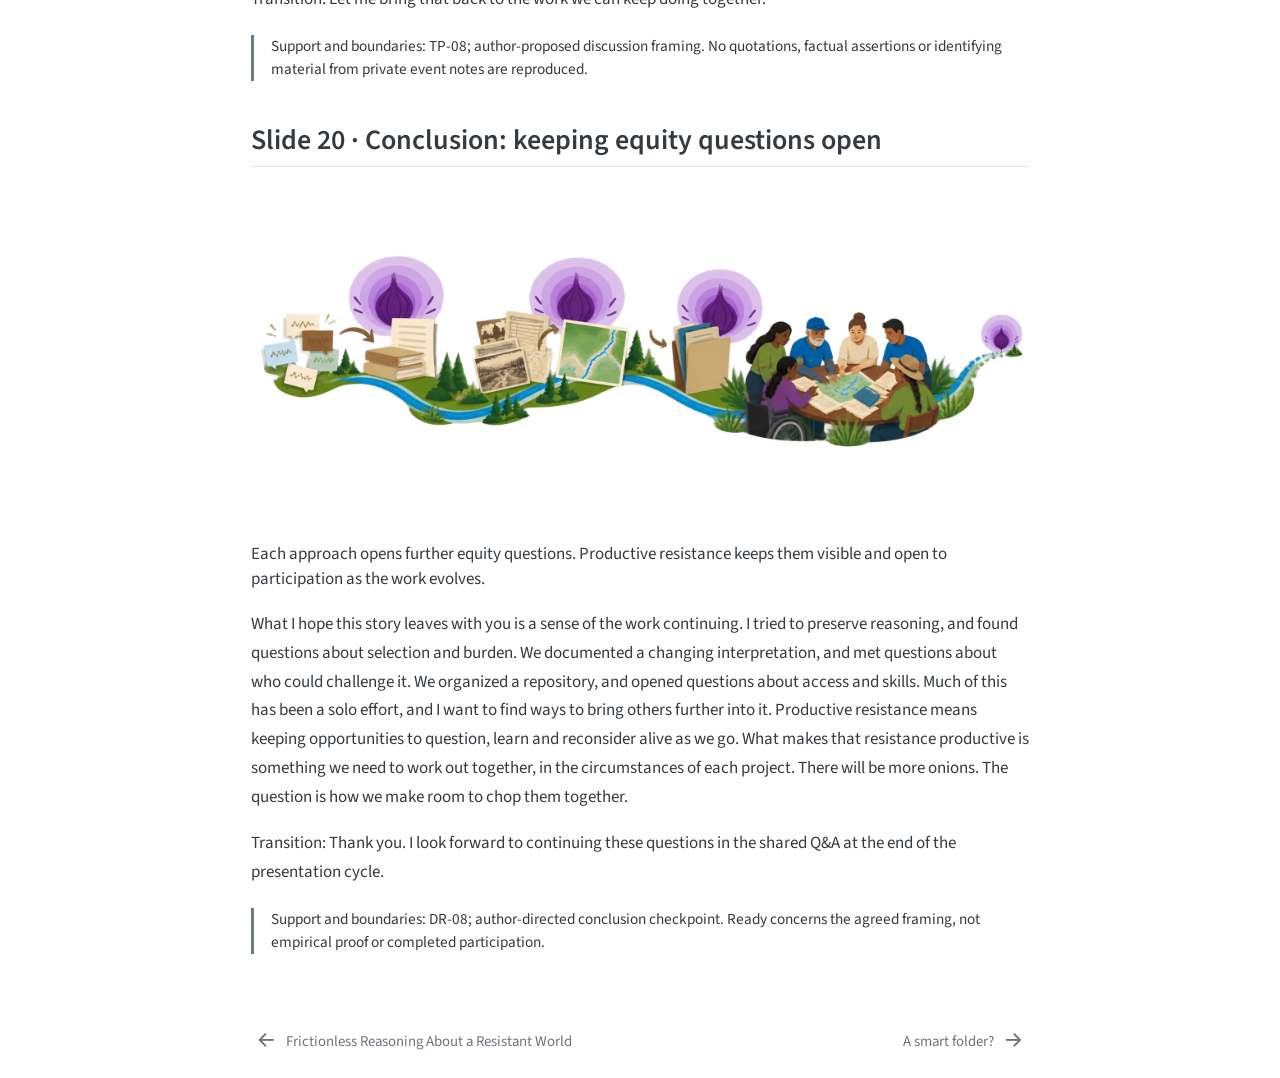
<file: artifacts/talk/read.html>
<!DOCTYPE html>
<html xmlns="http://www.w3.org/1999/xhtml" lang="en" xml:lang="en"><head>

<meta charset="utf-8">
<meta name="generator" content="quarto-1.10.18">

<meta name="viewport" content="width=device-width, initial-scale=1.0, user-scalable=yes">

<meta name="author" content="Francisco J. Guerrero">

<title>Frictionless Reasoning About a Resistant World – Frictionless Reasoning</title>
<style>
/* Default styles provided by pandoc.
** See https://pandoc.org/MANUAL.html#variables-for-html for config info.
*/
span.smallcaps{font-variant: small-caps;}
div.columns{display: flex; gap: 1.5em;}
div.column{flex: auto;}
@media screen {
div.columns{gap: min(4vw, 1.5em);}
div.column{overflow-x: auto;}
}
div.hanging-indent{margin-left: 1.5em; text-indent: -1.5em;}
ul.task-list{list-style: none;}
ul.task-list li input[type="checkbox"] {
  width: 0.8em;
  margin: 0 0.8em 0.2em -1em; /* quarto-specific, see https://github.com/quarto-dev/quarto-cli/issues/4556 */ 
  vertical-align: middle;
}
</style>


<script src="../../site_libs/quarto-nav/quarto-nav.js"></script>
<script src="../../site_libs/quarto-nav/headroom.min.js"></script>
<script src="../../site_libs/clipboard/clipboard.min.js"></script>
<script src="../../site_libs/quarto-search/autocomplete.umd.js"></script>
<script src="../../site_libs/quarto-search/fuse.min.js"></script>
<script src="../../site_libs/quarto-search/quarto-search.js"></script>
<meta name="quarto:offset" content="../../">
<link href="../../docs/smart-folder.html" rel="next">
<link href="../../artifacts/talk/deck.html" rel="prev">
<script src="../../site_libs/quarto-html/quarto.js" type="module"></script>
<script src="../../site_libs/quarto-html/tabsets/tabsets.js" type="module"></script>
<script src="../../site_libs/quarto-html/popper.min.js"></script>
<script src="../../site_libs/quarto-html/tippy.umd.min.js"></script>
<script src="../../site_libs/quarto-html/anchor.min.js"></script>
<link href="../../site_libs/quarto-html/tippy.css" rel="stylesheet">
<link href="../../site_libs/quarto-html/quarto-syntax-highlighting-64a204ab8560d761af7679ceaba22944.css" rel="stylesheet" id="quarto-text-highlighting-styles">
<script src="../../site_libs/bootstrap/bootstrap.min.js"></script>
<link href="../../site_libs/bootstrap/bootstrap-icons.css" rel="stylesheet">
<link href="../../site_libs/bootstrap/bootstrap-4e663f3a4ff1a491e18bd6a28adf0390.min.css" rel="stylesheet" append-hash="true" id="quarto-bootstrap" data-mode="light">
<script id="quarto-search-options" type="application/json">{
  "location": "navbar",
  "copy-button": false,
  "collapse-after": 3,
  "panel-placement": "end",
  "type": "overlay",
  "limit": 50,
  "keyboard-shortcut": [
    "f",
    "/",
    "s"
  ],
  "show-item-context": false,
  "language": {
    "search-no-results-text": "No results",
    "search-matching-documents-text": "matching documents",
    "search-copy-link-title": "Copy link to search",
    "search-hide-matches-text": "Hide additional matches",
    "search-more-match-text": "more match in this document",
    "search-more-matches-text": "more matches in this document",
    "search-clear-button-title": "Clear",
    "search-text-placeholder": "",
    "search-detached-cancel-button-title": "Cancel",
    "search-submit-button-title": "Submit",
    "search-label": "Search"
  }
}</script>


<link rel="stylesheet" href="reading.css">
</head>

<body class="nav-sidebar docked nav-fixed quarto-light">

<div id="quarto-search-results"></div>
  <header id="quarto-header" class="headroom fixed-top">
    <nav class="navbar navbar-expand-lg " data-bs-theme="dark">
      <div class="navbar-container container-fluid">
      <div class="navbar-brand-container mx-auto">
    <a class="navbar-brand" href="../../index.html">
    <span class="navbar-title">Frictionless Reasoning</span>
    </a>
  </div>
            <div id="quarto-search" class="" title="Search"></div>
          <button class="navbar-toggler" type="button" data-bs-toggle="collapse" data-bs-target="#navbarCollapse" aria-controls="navbarCollapse" role="menu" aria-expanded="false" aria-label="Toggle navigation" onclick="if (window.quartoToggleHeadroom) { window.quartoToggleHeadroom(); }">
  <span class="navbar-toggler-icon"></span>
</button>
          <div class="collapse navbar-collapse" id="navbarCollapse">
            <ul class="navbar-nav navbar-nav-scroll me-auto">
  <li class="nav-item">
    <a class="nav-link active" href="../../index.html" aria-current="page"> 
<span class="menu-text">Overview</span></a>
  </li>  
  <li class="nav-item">
    <a class="nav-link" href="../../artifacts/talk/deck.html"> 
<span class="menu-text">Presentation</span></a>
  </li>  
</ul>
          </div> <!-- /navcollapse -->
            <div class="quarto-navbar-tools">
</div>
      </div> <!-- /container-fluid -->
    </nav>
  <nav class="quarto-secondary-nav">
    <div class="container-fluid d-flex">
      <button type="button" class="quarto-btn-toggle btn" data-bs-toggle="collapse" role="button" data-bs-target=".quarto-sidebar-collapse-item" aria-controls="quarto-sidebar" aria-expanded="false" aria-label="Toggle sidebar navigation" onclick="if (window.quartoToggleHeadroom) { window.quartoToggleHeadroom(); }">
        <i class="bi bi-layout-text-sidebar-reverse"></i>
      </button>
        <nav class="quarto-page-breadcrumbs" aria-label="breadcrumb"><ol class="breadcrumb"><li class="breadcrumb-item"><a href="../../artifacts/talk/read.html">Read the presentation</a></li></ol></nav>
        <a class="flex-grow-1" role="navigation" data-bs-toggle="collapse" data-bs-target=".quarto-sidebar-collapse-item" aria-controls="quarto-sidebar" aria-expanded="false" aria-label="Toggle sidebar navigation" onclick="if (window.quartoToggleHeadroom) { window.quartoToggleHeadroom(); }">      
        </a>
    </div>
  </nav>
</header>
<!-- content -->
<div id="quarto-content" class="quarto-container page-columns page-rows-contents page-layout-article page-navbar">
<!-- sidebar -->
  <nav id="quarto-sidebar" class="sidebar collapse collapse-horizontal quarto-sidebar-collapse-item sidebar-navigation docked overflow-auto">
    <div class="sidebar-menu-container"> 
    <ul class="list-unstyled mt-1">
        <li class="sidebar-item">
  <div class="sidebar-item-container"> 
  <a href="../../index.html" class="sidebar-item-text sidebar-link">
 <span class="menu-text">Frictionless Reasoning About a Resistant World</span></a>
  </div>
</li>
        <li class="sidebar-item">
  <div class="sidebar-item-container"> 
  <a href="../../artifacts/talk/deck.html" class="sidebar-item-text sidebar-link">
 <span class="menu-text">Frictionless Reasoning About a Resistant World</span></a>
  </div>
</li>
        <li class="sidebar-item">
  <div class="sidebar-item-container"> 
  <a href="../../artifacts/talk/read.html" class="sidebar-item-text sidebar-link active">
 <span class="menu-text">Read the presentation</span></a>
  </div>
</li>
        <li class="sidebar-item">
  <div class="sidebar-item-container"> 
  <a href="../../docs/smart-folder.html" class="sidebar-item-text sidebar-link">
 <span class="menu-text">A smart folder?</span></a>
  </div>
</li>
        <li class="sidebar-item sidebar-item-section">
      <div class="sidebar-item-container"> 
            <a class="sidebar-item-text sidebar-link text-start" data-bs-toggle="collapse" data-bs-target="#quarto-sidebar-section-1" role="navigation" aria-expanded="true">
 <span class="menu-text">Preparation</span></a>
          <a class="sidebar-item-toggle text-start" data-bs-toggle="collapse" data-bs-target="#quarto-sidebar-section-1" role="navigation" aria-expanded="true" aria-label="Toggle section">
            <i class="bi bi-chevron-right ms-2"></i>
          </a> 
      </div>
      <ul id="quarto-sidebar-section-1" class="collapse list-unstyled sidebar-section depth1 show">  
          <li class="sidebar-item">
  <div class="sidebar-item-container"> 
  <a href="../../knowledge-base/01_core-thesis-and-contribution.html" class="sidebar-item-text sidebar-link">
 <span class="menu-text">Core thesis and contribution</span></a>
  </div>
</li>
          <li class="sidebar-item">
  <div class="sidebar-item-container"> 
  <a href="../../knowledge-base/04_claims-evidence-risk-register.html" class="sidebar-item-text sidebar-link">
 <span class="menu-text">Claims, evidence, and risk</span></a>
  </div>
</li>
          <li class="sidebar-item">
  <div class="sidebar-item-container"> 
  <a href="../../knowledge-base/08_audience-and-venue.html" class="sidebar-item-text sidebar-link">
 <span class="menu-text">Audience and venue</span></a>
  </div>
</li>
      </ul>
  </li>
        <li class="sidebar-item sidebar-item-section">
      <div class="sidebar-item-container"> 
            <a class="sidebar-item-text sidebar-link text-start" data-bs-toggle="collapse" data-bs-target="#quarto-sidebar-section-2" role="navigation" aria-expanded="true">
 <span class="menu-text">Project record</span></a>
          <a class="sidebar-item-toggle text-start" data-bs-toggle="collapse" data-bs-target="#quarto-sidebar-section-2" role="navigation" aria-expanded="true" aria-label="Toggle section">
            <i class="bi bi-chevron-right ms-2"></i>
          </a> 
      </div>
      <ul id="quarto-sidebar-section-2" class="collapse list-unstyled sidebar-section depth1 show">  
          <li class="sidebar-item">
  <div class="sidebar-item-container"> 
  <a href="../../admin/governance.html" class="sidebar-item-text sidebar-link">
 <span class="menu-text">Governance</span></a>
  </div>
</li>
          <li class="sidebar-item">
  <div class="sidebar-item-container"> 
  <a href="../../admin/decisions-register.html" class="sidebar-item-text sidebar-link">
 <span class="menu-text">Decisions register</span></a>
  </div>
</li>
          <li class="sidebar-item">
  <div class="sidebar-item-container"> 
  <a href="../../admin/project-log.html" class="sidebar-item-text sidebar-link">
 <span class="menu-text">Project log</span></a>
  </div>
</li>
          <li class="sidebar-item">
  <div class="sidebar-item-container"> 
  <a href="../../sessions/2026-10-28.html" class="sidebar-item-text sidebar-link">
 <span class="menu-text">Session — 2026-10-28</span></a>
  </div>
</li>
          <li class="sidebar-item">
  <div class="sidebar-item-container"> 
  <a href="../../sessions/2026-10-30.html" class="sidebar-item-text sidebar-link">
 <span class="menu-text">Session — 2026-10-30</span></a>
  </div>
</li>
          <li class="sidebar-item">
  <div class="sidebar-item-container"> 
  <a href="../../sessions/2026-11-09.html" class="sidebar-item-text sidebar-link">
 <span class="menu-text">Session — 2026-11-09</span></a>
  </div>
</li>
      </ul>
  </li>
        <li class="sidebar-item">
  <div class="sidebar-item-container"> 
  <a href="../../docs/reproducibility-notes.html" class="sidebar-item-text sidebar-link">
 <span class="menu-text">Reproducibility notes</span></a>
  </div>
</li>
    </ul>
    </div>
</nav>
<div id="quarto-sidebar-glass" class="quarto-sidebar-collapse-item" data-bs-toggle="collapse" data-bs-target=".quarto-sidebar-collapse-item"></div>
<!-- margin-sidebar -->
    <div id="quarto-margin-sidebar" class="sidebar margin-sidebar">
        <nav id="TOC" role="doc-toc" class="toc-active" data-toc-expanded="99">
    <h2 id="toc-title">Slides</h2>
   
  <ul class="collapse">
  <li><a href="#slide-1" id="toc-slide-1" class="nav-link active" data-scroll-target="#slide-1">Slide 1 · Frictionless Reasoning About a Resistant World</a></li>
  <li><a href="#slide-2" id="toc-slide-2" class="nav-link" data-scroll-target="#slide-2">Slide 2 · GenAI assistance</a></li>
  <li><a href="#slide-3" id="toc-slide-3" class="nav-link" data-scroll-target="#slide-3">Slide 3 · A two-page guide</a></li>
  <li><a href="#slide-4" id="toc-slide-4" class="nav-link" data-scroll-target="#slide-4">Slide 4 · Technological mediation</a></li>
  <li><a href="#slide-5" id="toc-slide-5" class="nav-link" data-scroll-target="#slide-5">Slide 5 · Onions and the work of scrutiny</a></li>
  <li><a href="#slide-6" id="toc-slide-6" class="nav-link" data-scroll-target="#slide-6">Slide 6 · The bot’s generative branch</a></li>
  <li><a href="#slide-7" id="toc-slide-7" class="nav-link" data-scroll-target="#slide-7">Slide 7 · Frictionless reasoning</a></li>
  <li><a href="#slide-8" id="toc-slide-8" class="nav-link" data-scroll-target="#slide-8">Slide 8 · My work at OWRD</a></li>
  <li><a href="#slide-9" id="toc-slide-9" class="nav-link" data-scroll-target="#slide-9">Slide 9 · Connecting people to data proactively</a></li>
  <li><a href="#slide-10" id="toc-slide-10" class="nav-link" data-scroll-target="#slide-10">Slide 10 · Can GenAI assist?</a></li>
  <li><a href="#slide-11" id="toc-slide-11" class="nav-link" data-scroll-target="#slide-11">Slide 11 · Three touchpoints in an ongoing process</a></li>
  <li><a href="#slide-12" id="toc-slide-12" class="nav-link" data-scroll-target="#slide-12">Slide 12 · Planning: a longer horizon</a></li>
  <li><a href="#slide-13" id="toc-slide-13" class="nav-link" data-scroll-target="#slide-13">Slide 13 · Planning: bringing reasoning into a record</a></li>
  <li><a href="#slide-14" id="toc-slide-14" class="nav-link" data-scroll-target="#slide-14">Slide 14 · WRIS: revising our understanding</a></li>
  <li><a href="#slide-15" id="toc-slide-15" class="nav-link" data-scroll-target="#slide-15">Slide 15 · WRIS: preserving the translation decisions</a></li>
  <li><a href="#slide-16" id="toc-slide-16" class="nav-link" data-scroll-target="#slide-16">Slide 16 · Implementation: a smart folder</a></li>
  <li><a href="#slide-17" id="toc-slide-17" class="nav-link" data-scroll-target="#slide-17">Slide 17 · AI-assisted, not AI-dependent</a></li>
  <li><a href="#slide-18" id="toc-slide-18" class="nav-link" data-scroll-target="#slide-18">Slide 18 · How many onions are you willing to chop?</a></li>
  <li><a href="#slide-19" id="toc-slide-19" class="nav-link" data-scroll-target="#slide-19">Slide 19 · Our work within larger systems</a></li>
  <li><a href="#slide-20" id="toc-slide-20" class="nav-link" data-scroll-target="#slide-20">Slide 20 · Conclusion: keeping equity questions open</a></li>
  </ul>
</nav>
    </div>
<!-- main -->
<main class="content" id="quarto-document-content">

<header id="title-block-header" class="quarto-title-block default">
<div class="quarto-title">
<h1 class="title">Frictionless Reasoning About a Resistant World</h1>
<p class="subtitle lead">Read the presentation · Slides and speaker notes</p>
</div>



<div class="quarto-title-meta">

    <div>
    <div class="quarto-title-meta-heading">Author</div>
    <div class="quarto-title-meta-contents">
             <p>Francisco J. Guerrero </p>
          </div>
  </div>
    
  
    
  </div>
  


</header>


<p>This reading edition follows the presentation in slide order, with its illustrations, messages, speaker narrative, transitions, and supporting notes. It is generated from the same source as the slides.</p>
<p><a href="../../artifacts/talk/deck.html">Open the slide presentation</a></p>
<p class="print-control"><button type="button" onclick="window.print()">Print / Save as PDF</button></p>


<section id="slide-1" class="level2">
<h2 class="anchored" data-anchor-id="slide-1">Slide 1 · Frictionless Reasoning About a Resistant World</h2>
<p>Equity questions from developing public water-data products with GenAI</p>
</section>
<section id="slide-2" class="level2">
<h2 class="anchored" data-anchor-id="slide-2">Slide 2 · GenAI assistance</h2>
<p>GenAI assisted the preparation of this presentation. I am responsible for its claims, decisions, and final wording.</p>
<div class="speaker-narrative">
<p>Before we get started, a quick note: I used generative AI—GenAI—to help think through, organize and draft this presentation. I’m responsible for what I share with you today. And that experience is part of the story. What happens when we bring this kind of assistance into work that other people will eventually rely on? That’s the question I’d like us to explore together.</p>
<p>Transition: To introduce that problem, imagine a short guide intended for public use.</p>
</div>
<div class="supporting-notes">
<p>Optional image alt-text: Plain text disclosure; no image is needed.</p>
<p>Support and boundaries: Project authorship rules; session 2026-10-28.</p>
</div>
</section>
<section id="slide-3" class="level2">
<h2 class="anchored" data-anchor-id="slide-3">Slide 3 · A two-page guide</h2>
<p><img src="assets/visuals/slide-03-two-page-guide.png" class="slide-image img-fluid" alt="A person holds a two-page water-conservation guide beside a drought-affected community. Icons above the guide suggest cost, household control of water and readable information. This is a hypothetical example, not a real community."></p>
<p>A readable draft still leaves questions about the circumstances its advice assumes.</p>
<div class="speaker-narrative">
<p>Imagine we’re putting together a two-page water-conservation guide for communities experiencing water scarcity. We ask a bot for help, and soon we have something that reads pretty well. Two pages, clear headings, sensible-looking advice. But who does that advice imagine its readers to be? Do they own their homes? Can they control their water use? Can they afford the changes? Is it in a language and format they can use? The draft gives us somewhere to start. Those questions give us work to do.</p>
<p>Transition: The guide helps shape a relationship between people and the world. That brings us to mediation.</p>
</div>
<div class="supporting-notes">
<p>Support and boundaries: OP-01; author-approved hypothetical illustration.</p>
</div>
</section>
<section id="slide-4" class="level2">
<h2 class="anchored" data-anchor-id="slide-4">Slide 4 · Technological mediation</h2>
<p><img src="assets/visuals/slide-04-technological-mediation.png" class="slide-image img-fluid" alt="A person points toward a two-page water guide, which points toward a community river landscape, showing technology mediating a relationship with the world."></p>
<p>Technologies help shape how we encounter and interpret the world.</p>
<div class="speaker-narrative">
<p>That guide sits between people and something they’re trying to understand or act on. It selects what to include, what to emphasize, and how to explain it. This is what I mean by technological mediation: technologies help shape our relationships with the world. We can start with a very simple map—human, technology, world. In this example, the technology is the guide. As we look more closely, we begin to notice the choices inside what first looked like a straightforward connection.</p>
<p>Transition: Even this apparently simple relationship contains layers.</p>
</div>
<div class="supporting-notes">
<p>Support and boundaries: ME-01–ME-03; assessed Ihde (1990), pp.&nbsp;72–76, 85–86, and Verbeek (2001), pp.&nbsp;126–130. Philosophical framing, exact wording remains under review.</p>
</div>
</section>
<section id="slide-5" class="level2">
<h2 class="anchored" data-anchor-id="slide-5">Slide 5 · Onions and the work of scrutiny</h2>
<p><img src="assets/visuals/slide-05-onions-and-scrutiny.png" class="slide-image img-fluid" alt="Nested purple ovals surround a horizontal mediation line. Beside them, a knife slices a purple onion, separating layered assumptions from the work of scrutiny."></p>
<p>Onions represent layered assumptions and conditions. Chopping represents scrutiny.</p>
<div class="speaker-narrative">
<p>This is where I bring in the onions. At the center is the relationship as we first picture it: a person uses a guide. Around it are layers of assumptions and conditions. They’re there whether we look at them or not. Chopping is the work of looking closely. Think of getting onions ready for a salad bar. Somebody has to do the preparation. Not everybody volunteers. And sometimes there are tears. The questions are familiar: who does the work, who gets a say, and whose idea of a better salad are we working toward? For me, the metaphor makes room for effort and discomfort—and for asking how we share that work.</p>
<p>Transition: Now introduce the bot into developing the guide.</p>
</div>
<div class="supporting-notes">
<p>Support and boundaries: DR-02; author-defined metaphor and revised shading meaning, session 2026-10-28.</p>
</div>
</section>
<section id="slide-6" class="level2">
<h2 class="anchored" data-anchor-id="slide-6">Slide 6 · The bot’s generative branch</h2>
<p><img src="assets/visuals/slide-06-bot-generative-branch.png" class="slide-image img-fluid" alt="A developer exchanges information with a friendly bot, which leads to a guide and a river community. A hazy vertical branch from the bot passes through an abstract generative process toward an implied landscape, with purple onion layers along both paths."></p>
<p>We can question assumptions in a bot’s response without establishing, from the conversation alone, how they arose.</p>
<div class="speaker-narrative">
<p>Let’s bring the bot into the picture. I’m working with it to develop the guide: asking questions, providing context, reading responses, making changes. Eventually, other people may use what we create. There’s another branch I want to draw from the bot: the generative process and the world its responses seem to assume. I call that represented world w-prime. Think of it as a question we can ask of an answer: what would have to be true for this advice to make sense? We can examine those assumptions. Establishing how they arose is harder. Asking the bot for an explanation gives us more words to examine; it doesn’t, on its own, establish their origin. Those vertical onions give us a particular challenge.</p>
<p>Transition: That limited visibility matters when the conversation feels easy to carry forward.</p>
</div>
<div class="supporting-notes">
<p>Support and boundaries: OP-02, DR-03; Turpin et al. (2023), official NeurIPS abstract: https://papers.neurips.cc/paper_files/paper/2023/hash/ed3fea9033a80fea1376299fa7863f4a-Abstract-Conference.html. Abstract-only check supports caution about explanations, not universal opacity or validation of w-prime.</p>
</div>
</section>
<section id="slide-7" class="level2">
<h2 class="anchored" data-anchor-id="slide-7">Slide 7 · Frictionless reasoning</h2>
<p><img src="assets/visuals/slide-07-frictionless-reasoning.png" class="slide-image img-fluid" alt="A person and bot follow a smooth blue path past intact purple onions toward a guide. A lower scrutiny loop through a record, a conversation and a landscape rejoins the path before the guide."></p>
<p>A coherent draft can carry us forward before we examine whether its assumptions fit.</p>
<div class="speaker-narrative">
<p>This is the tension behind frictionless reasoning. We have a coherent draft, the conversation is moving, and it’s easy to feel ready for the next step. Meanwhile, questions about affordability, control or access may still be waiting for us. The onions haven’t gone anywhere. We can bring some resistance into the process: check a record, ask someone with relevant experience, invite a different interpretation. Then we have choices about whose knowledge to bring in, what to question, and what to preserve. That unfolding process is what I want to share through my work.</p>
<p>Transition: I will turn now to my work at the Oregon Water Resources Department.</p>
</div>
<div class="supporting-notes">
<p>Support and boundaries: ME-09, OP-01–OP-02; author interpretation and hypothetical illustration, not a measured universal user effect.</p>
</div>
</section>
<section id="slide-8" class="level2">
<h2 class="anchored" data-anchor-id="slide-8">Slide 8 · My work at OWRD</h2>
<p><img src="assets/visuals/slide-08-owrd-technical-assistance.png" class="slide-image img-fluid" alt="A diverse community group, water-data maps and charts, and a planning group gathered around a map exchange information through two-way arrows."></p>
<p>My technical-assistance work connects people and water data for planning.</p>
<div class="speaker-narrative">
<p>I work at the Oregon Water Resources Department, OWRD. Part of my job is helping connect people with water data for planning. I think of technical assistance as working on that connection: what can these data help people understand, and what do people need in order to use them? Technical Assistance Packages—TAPs—is the work I’ll use to tell this story. We’re developing packages of analysis instructions, code and draft interpretations to support place-based water planning. There’s an ambitious direction here, and there are very practical questions about how we get there.</p>
<p>Transition: The TAPs direction changes how we are trying to make that assistance available.</p>
</div>
<div class="supporting-notes">
<p>Support and boundaries: DR-01, TP-01; author account. Official program wording remains for review; no unverified headcount is asserted.</p>
</div>
</section>
<section id="slide-9" class="level2">
<h2 class="anchored" data-anchor-id="slide-9">Slide 9 · Connecting people to data proactively</h2>
<p><img src="assets/visuals/slide-09-connecting-people-data-proactively.png" class="slide-image img-fluid" alt="Three equal stages show a small internal team, repeatable files and code, and a folder connected to community members. The last stage has a dashed boundary and dotted continuation to show that it is still being developed."></p>
<p>TAPs aims to make technical assistance available through open, reproducible products.</p>
<div class="speaker-narrative">
<p>The direction is toward assistance that people can return to, examine and work with: moving from internal workflows toward reproducible work, and toward open, reproducible products. Reproducible means keeping the materials and steps needed to run the work again. As we develop that approach, I keep coming back to some practical questions. Who can we reach? When is the assistance available? Where does the work fall? And how does this change our connection with the people using it? Making something open is a step. Understanding what it takes for someone to use it gives us the next set of questions.</p>
<p>Transition: That ambition involves responsibilities across the product lifecycle.</p>
</div>
<div class="supporting-notes">
<p>Support and boundaries: TP-02; author-proposed evolution. Detailed historical comparison and implemented capabilities are not independently checked.</p>
</div>
</section>
<section id="slide-10" class="level2">
<h2 class="anchored" data-anchor-id="slide-10">Slide 10 · Can GenAI assist?</h2>
<p><img src="assets/visuals/slide-10-can-genai-assist.png" class="slide-image img-fluid" alt="Six equal lifecycle icons for planning, design, implementation, testing, launch and engagement surround a project lead, two collaborators and an assisting bot."></p>
<p>The work spans planning, design, implementation, testing, launch and user engagement.</p>
<div class="speaker-narrative">
<p>As project lead, I have a hand in planning, design, implementation, testing, launch and engagement with users. There’s cross-division support, and much of the day-to-day development rests with me. So the question is very practical: can GenAI help us move this work forward with the capacity we have? It can help explore possibilities and put a strategy into words. But then I need to ask: whose working conditions does this strategy assume? Does it fit the people, time and support available here? That’s where the smooth conversation starts meeting the circumstances of the project.</p>
<p>Transition: I will walk through three touchpoints where that examination changed the work.</p>
</div>
<div class="supporting-notes">
<p>Support and boundaries: TP-03, DR-04; author-reported responsibilities and capacity constraints; no quantitative staffing claim.</p>
</div>
</section>
<section id="slide-11" class="level2">
<h2 class="anchored" data-anchor-id="slide-11">Slide 11 · Three touchpoints in an ongoing process</h2>
<p><img src="assets/visuals/slide-11-three-touchpoints.png" class="slide-image img-fluid" alt="Three parallel lanes show a future planning horizon becoming durable documents, historical records becoming a map through discussion, and a structured folder connecting to people. Each lane ends with a purple onion and a dotted continuation."></p>
<p>Planning, dataset design and implementation each introduce further equity questions.</p>
<div class="speaker-narrative">
<p>I’ll take you through three touchpoints. First, planning: developing a longer-term vision and deciding what needs to happen today. Second, design: learning how to turn water-rights records into the public dataset we have in mind. Third, implementation: organizing the evolving work through a smart folder. In each one, we try an approach to a difficulty, and another set of questions comes into view. Follow the onions as we go.</p>
<p>Transition: Let us start with the longer-term vision—and what it asks of us today.</p>
</div>
<div class="supporting-notes">
<p>Support and boundaries: TP-04; author-selected talk sequence; readiness concerns narrative organization, not completed implementation.</p>
</div>
</section>
<section id="slide-12" class="level2">
<h2 class="anchored" data-anchor-id="slide-12">Slide 12 · Planning: a longer horizon</h2>
<p><img src="assets/visuals/slide-12-planning-longer-horizon.png" class="slide-image img-fluid" alt="A project lead at a modest desk faces a path toward an open-data map, a repeatable workflow and a packaged-software box. Upper steps are dashed, and a large arrow returns from the future to the desk."></p>
<p>A long-term vision still requires choices about what to do now and whose capacity it assumes.</p>
<div class="speaker-narrative">
<p>I wanted a longer-term vision: open data, work that people could run again, and eventually possibilities such as containerization. That means packaging software with its operating environment to help run it in a specified way. Then comes the question that brings a vision back to the desk: what do we need to do today? GenAI helped me explore that. Some plans also assumed data architects, dedicated IT support or established processes beyond my working setup. I kept bringing the conversation back to our circumstances. That was already resistance: asking the plan to meet the setting where we would actually have to carry it out.</p>
<p>Transition: Repeated conversations then raised a different problem: how to follow the reasoning across them.</p>
</div>
<div class="supporting-notes">
<p>Support and boundaries: DR-04, TP-05; author-reported planning experience and ambitions; no validated implementation claim.</p>
</div>
</section>
<section id="slide-13" class="level2">
<h2 class="anchored" data-anchor-id="slide-13">Slide 13 · Planning: bringing reasoning into a record</h2>
<p><img src="assets/visuals/slide-13-planning-durable-record.png" class="slide-image img-fluid" alt="Disconnected conversation cards surround a person who selects some for an organized folder while others remain outside. A purple onion halo marks the selection point, and documents accumulate beside the folder."></p>
<p>A durable record addressed tracing difficulties while creating selection decisions and documentation burden.</p>
<div class="speaker-narrative">
<p>As the conversations accumulated, I started losing the thread. Which assumption came from which chat? What had we changed, and why? Sometimes a conversation would reach its limit while we were still working through something. I began moving selected reasoning into a durable record—files we could return to beyond an individual chat. That brought decisions into view: what deserves to stay, where does it go, and how do I explain it? Soon I also had a lot of documentation to look after. I was trying to build products, and keeping the record could become a job of its own. Preserving the reasoning gave me another set of onions to chop.</p>
<p>Transition: The design example shows why preserving a particular change in understanding can matter.</p>
</div>
<div class="supporting-notes">
<p>Support and boundaries: DR-05, TP-05; author-reported isolated chats, conversation limits, externalization and burden; no general productivity effect established.</p>
</div>
</section>
<section id="slide-14" class="level2">
<h2 class="anchored" data-anchor-id="slide-14">Slide 14 · WRIS: revising our understanding</h2>
<p><img src="assets/visuals/slide-14-wris-revising-understanding.png" class="slide-image img-fluid" alt="On the left, one record points directly to a watershed map. On the right, two colleagues trace a route through connected historical records and an archive box toward the same map. This depicts a change in understanding, not a verified technical schema."></p>
<p>Learning sessions changed what I thought the records could provide directly.</p>
<div class="speaker-narrative">
<p>The Water Rights Information System, WRIS, gave me a concrete encounter with changing understanding. I initially expected information we could retrieve more directly. We had metadata listing variables that weren’t readily available through the records in the way I had pictured. Through learning sessions, I came to understand a historical family of connected records that needed careful translation. Imagine answering the latest email in a long thread. The answer depends on an attachment, which sends you to an older file, which points somewhere else. Suddenly, answering that top email takes more context than you expected. Colleagues helped me understand those connections. Some are approaching retirement, which adds urgency to the question of how that knowledge carries forward.</p>
<p>Transition: That learning changed what our specifications needed to explain.</p>
</div>
<div class="supporting-notes">
<p>Support and boundaries: WR-01–WR-03; author account, session 2026-10-28. Comparison PNG visually inspected; underlying metadata, technical relationships and specifications not independently checked.</p>
</div>
</section>
<section id="slide-15" class="level2">
<h2 class="anchored" data-anchor-id="slide-15">Slide 15 · WRIS: preserving the translation decisions</h2>
<p><img src="assets/visuals/slide-15-wris-preserving-decisions.png" class="slide-image img-fluid" alt="Two colleagues examine connected records, leading to a shared conceptual map and more explicit specification pages. A smaller bot branch organizes selected notes after the human learning, and a purple scrutiny boundary separates the documented product from prospective reviewers."></p>
<p>GenAI helped document our evolving understanding and the decisions shaping revised specifications.</p>
<div class="speaker-narrative">
<p>Those conversations with colleagues changed how I understood the records. I used GenAI to help follow that change and put it into words we could return to, including the comparison diagram. Our query specifications became more comprehensive and explicit about the steps toward the spatial dataset we want to offer publicly. I also moved toward folders organized around particular products, to keep documentation more focused. Now there’s another opportunity: share some of that developing understanding alongside the data, so people can examine the decisions shaping it. And another question: who gets to challenge that interpretation, and how? That includes our team and, eventually, the communities we hope will use the work.</p>
<p>Transition: How do we give that evolving record somewhere to live, and a way for others to work with it?</p>
</div>
<div class="supporting-notes">
<p>Support and boundaries: WR-02–WR-05; author-reported revised specifications, not an inspected artifact comparison or demonstrated improvement in community understanding.</p>
</div>
</section>
<section id="slide-16" class="level2">
<h2 class="anchored" data-anchor-id="slide-16">Slide 16 · Implementation: a smart folder</h2>
<p><img src="assets/visuals/slide-16-smart-folder.png" class="slide-image img-fluid" alt="A person and an assisting bot select material for a central structured folder connected to six record types. Diverse people approach through different paths and a purple onion boundary, representing questions about access, skills and participation."></p>
<p>The smart folder connects GenAI assistance with a durable record—and opens questions about access and participation.</p>
<div class="speaker-narrative">
<p>The smart folder is one way I’m working on that connection. It’s a project folder with the work itself, instructions, sources, selected discussions, current understanding and decisions, linked together. This presentation project uses that structure. It gives GenAI assistance an interface with a record we can keep working on. Putting that record in a repository opens a possibility: other people could follow how assistance influenced development, and collaborators could keep accounts of their own assisted work. Then I have to ask: who can really get in? Who am I writing for? What skills and time do they need? An available repository gives us somewhere to begin those questions.</p>
<p>Transition: Making it available raises a further question: does participation require AI?</p>
</div>
<div class="supporting-notes">
<p>Support and boundaries: DR-06, TP-06; inspectable repository structure plus author-proposed collaborative use; no demonstrated access or accountability benefit.</p>
</div>
</section>
<section id="slide-17" class="level2">
<h2 class="anchored" data-anchor-id="slide-17">Slide 17 · AI-assisted, not AI-dependent</h2>
<p><img src="assets/visuals/slide-17-ai-assisted-not-dependent.png" class="slide-image img-fluid" alt="People connect directly to editable project files through a thick two-way path. An optional bot loop rejoins the same files, while dashed branches lead toward a proposed website and local model as future directions."></p>
<p>People should be able to read, question and maintain the record without GenAI.</p>
<div class="speaker-narrative">
<p>The principle is AI-assisted, not AI-dependent. People should be able to read, question and maintain the record without needing a model. We’re working with ordinary editable files, with instructions alongside them for assisted work. I’d also like that structure to travel across models, and perhaps eventually help us provide project context to a local language model. Another direction is a website that makes the record easier to navigate. Each of those choices asks something of the people using it. What do we expect them to know? What should be easy to find? How would they add a question or challenge an interpretation? The interface is another part of the equity work.</p>
<p>Transition: These approaches bring us back to the work of chopping.</p>
</div>
<div class="supporting-notes">
<p>Support and boundaries: TP-06–TP-07; design principle, existing editable files, and explicitly prospective interface/model ambitions. No tested accessibility or model portability claim.</p>
</div>
</section>
<section id="slide-18" class="level2">
<h2 class="anchored" data-anchor-id="slide-18">Slide 18 · How many onions are you willing to chop?</h2>
<p><img src="assets/visuals/slide-18-onion-chopping-capacity.png" class="slide-image img-fluid" alt="At a shared table, a diverse group prepares purple onions and salad. People contribute by cutting, reading a record, arranging ingredients, scheduling and discussing; icons above represent time, knowledge, access and shared authority."></p>
<p>Scrutiny takes work. Who has the time, knowledge, access and authority to participate?</p>
<div class="speaker-narrative">
<p>So, how many onions are you willing to chop? And perhaps more importantly: how much time, support and room do you have to do it? Across these examples, we’ve met assumptions about capacity, choices about what to document, changing interpretations of records, and questions about who can access the result. Even asking a team to review a draft leaves another question: can they see how it was generated and how their feedback shaped the next version? Participation can enter all along the way. Sharing that work means making room for people to question how the product is taking shape.</p>
<p>Transition: Our project-level relationships also sit within larger systems.</p>
</div>
<div class="supporting-notes">
<p>Support and boundaries: DR-07; author-directed normative questions and scope, not empirical findings about a community.</p>
</div>
</section>
<section id="slide-19" class="level2">
<h2 class="anchored" data-anchor-id="slide-19">Slide 19 · Our work within larger systems</h2>
<p><img src="assets/visuals/slide-19-larger-systems.png" class="slide-image img-fluid" alt="A highlighted project circle of people, a folder, an assisting bot, a public map and a water landscape sits inside a larger network of computing infrastructure, government, organizational decisions, environmental systems and wider publics. Lines show relationships, not measured power or causal effects."></p>
<p>Our project decisions sit within larger systems of power and influence.</p>
<div class="speaker-narrative">
<p>Before closing, I want to acknowledge the larger picture. Our work sits within much larger systems of power and influence. People bring concerns about AI infrastructure, companies, public institutions and environmental consequences into these conversations. Those concerns deserve space. Today I’ve stayed close to decisions I encounter while developing a public-facing product. I’d like us to hold those scales together: keep the wider concerns in view while asking where we can act, question and change practice within our own organizations. For our discussion, how might those broader concerns connect to the choices we’ve been walking through?</p>
<p>Transition: Let me bring that back to the work we can keep doing together.</p>
</div>
<div class="supporting-notes">
<p>Support and boundaries: TP-08; author-proposed discussion framing. No quotations, factual assertions or identifying material from private event notes are reproduced.</p>
</div>
</section>
<section id="slide-20" class="level2">
<h2 class="anchored" data-anchor-id="slide-20">Slide 20 · Conclusion: keeping equity questions open</h2>
<p><img src="assets/visuals/slide-20-conclusion-open-questions.png" class="slide-image img-fluid" alt="A winding path passes selected documents, connected records becoming a watershed map, and a structured folder, with a purple onion after each. The path reaches a diverse group around shared materials and continues as dots toward another onion."></p>
<p>Each approach opens further equity questions. Productive resistance keeps them visible and open to participation as the work evolves.</p>
<div class="speaker-narrative">
<p>What I hope this story leaves with you is a sense of the work continuing. I tried to preserve reasoning, and found questions about selection and burden. We documented a changing interpretation, and met questions about who could challenge it. We organized a repository, and opened questions about access and skills. Much of this has been a solo effort, and I want to find ways to bring others further into it. Productive resistance means keeping opportunities to question, learn and reconsider alive as we go. What makes that resistance productive is something we need to work out together, in the circumstances of each project. There will be more onions. The question is how we make room to chop them together.</p>
<p>Transition: Thank you. I look forward to continuing these questions in the shared Q&amp;A at the end of the presentation cycle.</p>
</div>
<div class="supporting-notes">
<p>Support and boundaries: DR-08; author-directed conclusion checkpoint. Ready concerns the agreed framing, not empirical proof or completed participation.</p>
</div>
</section>

</main> <!-- /main -->
<script id="quarto-html-after-body" type="application/javascript">
  window.document.addEventListener("DOMContentLoaded", function (event) {
    const icon = "";
    const anchorJS = new window.AnchorJS();
    anchorJS.options = {
      placement: 'right',
      icon: icon
    };
    anchorJS.add('.anchored');
    const isCodeAnnotation = (el) => {
      for (const clz of el.classList) {
        if (clz.startsWith('code-annotation-')) {                     
          return true;
        }
      }
      return false;
    }
    const onCopySuccess = function(e) {
      // button target
      const button = e.trigger;
      // don't keep focus
      button.blur();
      // flash "checked"
      button.classList.add('code-copy-button-checked');
      var currentTitle = button.getAttribute("title");
      button.setAttribute("title", "Copied!");
      let tooltip;
      if (window.bootstrap) {
        button.setAttribute("data-bs-toggle", "tooltip");
        button.setAttribute("data-bs-placement", "left");
        button.setAttribute("data-bs-title", "Copied!");
        tooltip = new bootstrap.Tooltip(button, 
          { trigger: "manual", 
            customClass: "code-copy-button-tooltip",
            offset: [0, -8]});
        tooltip.show();    
      }
      setTimeout(function() {
        if (tooltip) {
          tooltip.hide();
          button.removeAttribute("data-bs-title");
          button.removeAttribute("data-bs-toggle");
          button.removeAttribute("data-bs-placement");
        }
        button.setAttribute("title", currentTitle);
        button.classList.remove('code-copy-button-checked');
      }, 1000);
      // clear code selection
      e.clearSelection();
    }
    const getTextToCopy = function(trigger) {
      const outerScaffold = trigger.parentElement.cloneNode(true);
      const codeEl = outerScaffold.querySelector('code');
      for (const childEl of codeEl.children) {
        if (isCodeAnnotation(childEl)) {
          childEl.remove();
        }
      }
      return codeEl.innerText;
    }
    const clipboard = new window.ClipboardJS('.code-copy-button:not([data-in-quarto-modal])', {
      text: getTextToCopy
    });
    clipboard.on('success', onCopySuccess);
    if (window.document.getElementById('quarto-embedded-source-code-modal')) {
      const clipboardModal = new window.ClipboardJS('.code-copy-button[data-in-quarto-modal]', {
        text: getTextToCopy,
        container: window.document.getElementById('quarto-embedded-source-code-modal')
      });
      clipboardModal.on('success', onCopySuccess);
    }
      var localhostRegex = new RegExp(/^(?:http|https):\/\/localhost\:?[0-9]*\//);
      var mailtoRegex = new RegExp(/^mailto:/);
        var filterRegex = new RegExp("https:\/\/oregonwater\.github\.io\/gen_ai_workflows_data_equity\/");
      var isInternal = (href) => {
          return filterRegex.test(href) || localhostRegex.test(href) || mailtoRegex.test(href);
      }
      // Inspect non-navigation links and adorn them if external
     var links = window.document.querySelectorAll('a[href]:not(.nav-link):not(.navbar-brand):not(.toc-action):not(.sidebar-link):not(.sidebar-item-toggle):not(.pagination-link):not(.no-external):not([aria-hidden]):not(.dropdown-item):not(.quarto-navigation-tool):not(.about-link)');
      for (var i=0; i<links.length; i++) {
        const link = links[i];
        if (!isInternal(link.href)) {
          // undo the damage that might have been done by quarto-nav.js in the case of
          // links that we want to consider external
          if (link.dataset.originalHref !== undefined) {
            link.href = link.dataset.originalHref;
          }
        }
      }
    function tippyHover(el, contentFn, onTriggerFn, onUntriggerFn) {
      const config = {
        allowHTML: true,
        maxWidth: 500,
        delay: 100,
        arrow: false,
        appendTo: function(el) {
            return el.parentElement;
        },
        interactive: true,
        interactiveBorder: 10,
        theme: 'quarto',
        placement: 'bottom-start',
      };
      if (contentFn) {
        config.content = contentFn;
      }
      if (onTriggerFn) {
        config.onTrigger = onTriggerFn;
      }
      if (onUntriggerFn) {
        config.onUntrigger = onUntriggerFn;
      }
      window.tippy(el, config); 
    }
    const noterefs = window.document.querySelectorAll('a[role="doc-noteref"]');
    for (var i=0; i<noterefs.length; i++) {
      const ref = noterefs[i];
      tippyHover(ref, function() {
        // use id or data attribute instead here
        let href = ref.getAttribute('data-footnote-href') || ref.getAttribute('href');
        try { href = new URL(href).hash; } catch {}
        const id = href.replace(/^#\/?/, "");
        const note = window.document.getElementById(id);
        if (note) {
          return note.innerHTML;
        } else {
          return "";
        }
      });
    }
    const xrefs = window.document.querySelectorAll('a.quarto-xref');
    const processXRef = (id, note) => {
      // Strip column container classes
      const stripColumnClz = (el) => {
        el.classList.remove("page-full", "page-columns");
        if (el.children) {
          for (const child of el.children) {
            stripColumnClz(child);
          }
        }
      }
      stripColumnClz(note)
      if (id === null || id.startsWith('sec-')) {
        // Special case sections, only their first couple elements
        const container = document.createElement("div");
        if (note.children && note.children.length > 2) {
          container.appendChild(note.children[0].cloneNode(true));
          for (let i = 1; i < note.children.length; i++) {
            const child = note.children[i];
            if (child.tagName === "P" && child.innerText === "") {
              continue;
            } else {
              container.appendChild(child.cloneNode(true));
              break;
            }
          }
          if (window.Quarto?.typesetMath) {
            window.Quarto.typesetMath(container);
          }
          return container.innerHTML
        } else {
          if (window.Quarto?.typesetMath) {
            window.Quarto.typesetMath(note);
          }
          return note.innerHTML;
        }
      } else {
        // Remove any anchor links if they are present
        const anchorLink = note.querySelector('a.anchorjs-link');
        if (anchorLink) {
          anchorLink.remove();
        }
        if (window.Quarto?.typesetMath) {
          window.Quarto.typesetMath(note);
        }
        if (note.classList.contains("callout")) {
          return note.outerHTML;
        } else {
          return note.innerHTML;
        }
      }
    }
    for (var i=0; i<xrefs.length; i++) {
      const xref = xrefs[i];
      tippyHover(xref, undefined, function(instance) {
        instance.disable();
        let url = xref.getAttribute('href');
        let hash = undefined; 
        if (url.startsWith('#')) {
          hash = url;
        } else {
          try { hash = new URL(url).hash; } catch {}
        }
        if (hash) {
          const id = hash.replace(/^#\/?/, "");
          const note = window.document.getElementById(id);
          if (note !== null) {
            try {
              const html = processXRef(id, note.cloneNode(true));
              instance.setContent(html);
            } finally {
              instance.enable();
              instance.show();
            }
          } else {
            // See if we can fetch this
            fetch(url.split('#')[0])
            .then(res => res.text())
            .then(html => {
              const parser = new DOMParser();
              const htmlDoc = parser.parseFromString(html, "text/html");
              const note = htmlDoc.getElementById(id);
              if (note !== null) {
                const html = processXRef(id, note);
                instance.setContent(html);
              } 
            }).finally(() => {
              instance.enable();
              instance.show();
            });
          }
        } else {
          // See if we can fetch a full url (with no hash to target)
          // This is a special case and we should probably do some content thinning / targeting
          fetch(url)
          .then(res => res.text())
          .then(html => {
            const parser = new DOMParser();
            const htmlDoc = parser.parseFromString(html, "text/html");
            const note = htmlDoc.querySelector('main.content');
            if (note !== null) {
              // This should only happen for chapter cross references
              // (since there is no id in the URL)
              // remove the first header
              if (note.children.length > 0 && note.children[0].tagName === "HEADER") {
                note.children[0].remove();
              }
              const html = processXRef(null, note);
              instance.setContent(html);
            } 
          }).finally(() => {
            instance.enable();
            instance.show();
          });
        }
      }, function(instance) {
      });
    }
        let selectedAnnoteEl;
        const selectorForAnnotation = ( cell, annotation) => {
          let cellAttr = 'data-code-cell="' + cell + '"';
          let lineAttr = 'data-code-annotation="' +  annotation + '"';
          const selector = 'span[' + cellAttr + '][' + lineAttr + ']';
          return selector;
        }
        const selectCodeLines = (annoteEl) => {
          const doc = window.document;
          const targetCell = annoteEl.getAttribute("data-target-cell");
          const targetAnnotation = annoteEl.getAttribute("data-target-annotation");
          const annoteSpan = window.document.querySelector(selectorForAnnotation(targetCell, targetAnnotation));
          const lines = annoteSpan.getAttribute("data-code-lines").split(",");
          const lineIds = lines.map((line) => {
            return targetCell + "-" + line;
          })
          let top = null;
          let height = null;
          let parent = null;
          if (lineIds.length > 0) {
              //compute the position of the single el (top and bottom and make a div)
              const el = window.document.getElementById(lineIds[0]);
              top = el.offsetTop;
              height = el.offsetHeight;
              parent = el.parentElement.parentElement;
            if (lineIds.length > 1) {
              const lastEl = window.document.getElementById(lineIds[lineIds.length - 1]);
              const bottom = lastEl.offsetTop + lastEl.offsetHeight;
              height = bottom - top;
            }
            if (top !== null && height !== null && parent !== null) {
              // cook up a div (if necessary) and position it 
              let div = window.document.getElementById("code-annotation-line-highlight");
              if (div === null) {
                div = window.document.createElement("div");
                div.setAttribute("id", "code-annotation-line-highlight");
                div.style.position = 'absolute';
                parent.appendChild(div);
              }
              div.style.top = top - 2 + "px";
              div.style.height = height + 4 + "px";
              div.style.left = 0;
              let gutterDiv = window.document.getElementById("code-annotation-line-highlight-gutter");
              if (gutterDiv === null) {
                gutterDiv = window.document.createElement("div");
                gutterDiv.setAttribute("id", "code-annotation-line-highlight-gutter");
                gutterDiv.style.position = 'absolute';
                const codeCell = window.document.getElementById(targetCell);
                const gutter = codeCell.querySelector('.code-annotation-gutter');
                gutter.appendChild(gutterDiv);
              }
              gutterDiv.style.top = top - 2 + "px";
              gutterDiv.style.height = height + 4 + "px";
            }
            selectedAnnoteEl = annoteEl;
          }
        };
        const unselectCodeLines = () => {
          const elementsIds = ["code-annotation-line-highlight", "code-annotation-line-highlight-gutter"];
          elementsIds.forEach((elId) => {
            const div = window.document.getElementById(elId);
            if (div) {
              div.remove();
            }
          });
          selectedAnnoteEl = undefined;
        };
          // Handle positioning of the toggle
      window.addEventListener(
        "resize",
        throttle(() => {
          elRect = undefined;
          if (selectedAnnoteEl) {
            selectCodeLines(selectedAnnoteEl);
          }
        }, 10)
      );
      function throttle(fn, ms) {
      let throttle = false;
      let timer;
        return (...args) => {
          if(!throttle) { // first call gets through
              fn.apply(this, args);
              throttle = true;
          } else { // all the others get throttled
              if(timer) clearTimeout(timer); // cancel #2
              timer = setTimeout(() => {
                fn.apply(this, args);
                timer = throttle = false;
              }, ms);
          }
        };
      }
        // Attach click handler to the DT
        const annoteDls = window.document.querySelectorAll('dt[data-target-cell]');
        for (const annoteDlNode of annoteDls) {
          annoteDlNode.addEventListener('click', (event) => {
            const clickedEl = event.target;
            if (clickedEl !== selectedAnnoteEl) {
              unselectCodeLines();
              const activeEl = window.document.querySelector('dt[data-target-cell].code-annotation-active');
              if (activeEl) {
                activeEl.classList.remove('code-annotation-active');
              }
              selectCodeLines(clickedEl);
              clickedEl.classList.add('code-annotation-active');
            } else {
              // Unselect the line
              unselectCodeLines();
              clickedEl.classList.remove('code-annotation-active');
            }
          });
        }
    const findCites = (el) => {
      const parentEl = el.parentElement;
      if (parentEl) {
        const cites = parentEl.dataset.cites;
        if (cites) {
          return {
            el,
            cites: cites.split(' ')
          };
        } else {
          return findCites(el.parentElement)
        }
      } else {
        return undefined;
      }
    };
    var bibliorefs = window.document.querySelectorAll('a[role="doc-biblioref"]');
    for (var i=0; i<bibliorefs.length; i++) {
      const ref = bibliorefs[i];
      const citeInfo = findCites(ref);
      if (citeInfo) {
        tippyHover(citeInfo.el, function() {
          var popup = window.document.createElement('div');
          citeInfo.cites.forEach(function(cite) {
            var citeDiv = window.document.createElement('div');
            citeDiv.classList.add('hanging-indent');
            citeDiv.classList.add('csl-entry');
            var biblioDiv = window.document.getElementById('ref-' + cite);
            if (biblioDiv) {
              citeDiv.innerHTML = biblioDiv.innerHTML;
            }
            popup.appendChild(citeDiv);
          });
          return popup.innerHTML;
        });
      }
    }
  });
  </script>
<nav class="page-navigation">
  <div class="nav-page nav-page-previous">
      <a href="../../artifacts/talk/deck.html" class="pagination-link" aria-label="Frictionless Reasoning About a Resistant World">
        <i class="bi bi-arrow-left-short"></i> <span class="nav-page-text">Frictionless Reasoning About a Resistant World</span>
      </a>          
  </div>
  <div class="nav-page nav-page-next">
      <a href="../../docs/smart-folder.html" class="pagination-link" aria-label="A smart folder?">
        <span class="nav-page-text">A smart folder?</span> <i class="bi bi-arrow-right-short"></i>
      </a>
  </div>
</nav>
</div> <!-- /content -->




</body></html>
</file>
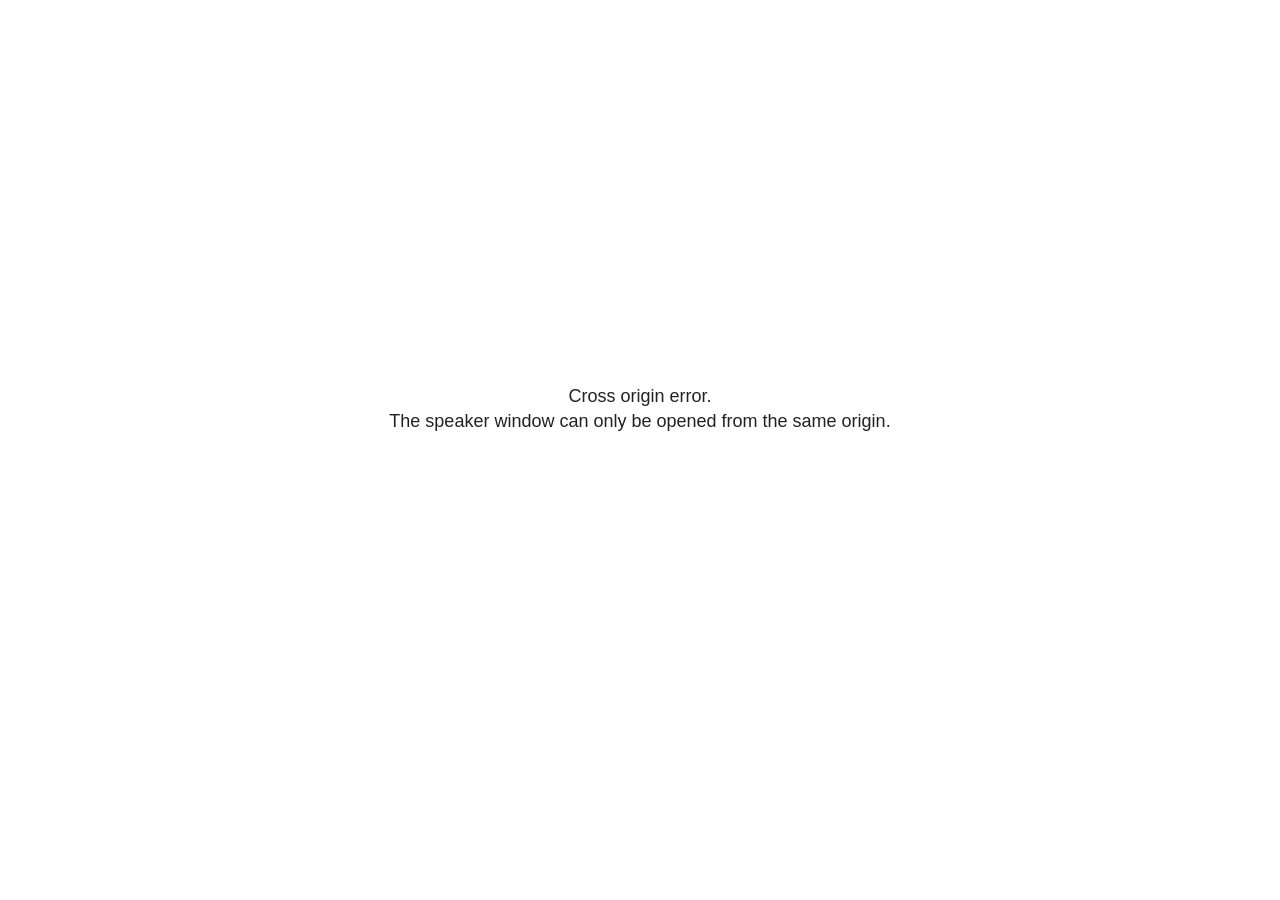
<file: site_libs/revealjs/plugin/notes/speaker-view.html>
<!--
	NOTE: You need to build the notes plugin after making changes to this file.
-->
<html lang="en">
	<head>
		<meta charset="utf-8">

		<title>reveal.js - Speaker View</title>

		<style>
			body {
				font-family: Helvetica;
				font-size: 18px;
			}

			#current-slide,
			#upcoming-slide,
			#speaker-controls {
				padding: 6px;
				box-sizing: border-box;
				-moz-box-sizing: border-box;
			}

			#current-slide iframe,
			#upcoming-slide iframe {
				width: 100%;
				height: 100%;
				border: 1px solid #ddd;
			}

			#current-slide .label,
			#upcoming-slide .label {
				position: absolute;
				top: 10px;
				left: 10px;
				z-index: 2;
			}

			#connection-status {
				position: absolute;
				top: 0;
				left: 0;
				width: 100%;
				height: 100%;
				z-index: 20;
				padding: 30% 20% 20% 20%;
				font-size: 18px;
				color: #222;
				background: #fff;
				text-align: center;
				box-sizing: border-box;
				line-height: 1.4;
			}

			.overlay-element {
				height: 34px;
				line-height: 34px;
				padding: 0 10px;
				text-shadow: none;
				background: rgba( 220, 220, 220, 0.8 );
				color: #222;
				font-size: 14px;
			}

			.overlay-element.interactive:hover {
				background: rgba( 220, 220, 220, 1 );
			}

			#current-slide {
				position: absolute;
				width: 60%;
				height: 100%;
				top: 0;
				left: 0;
				padding-right: 0;
			}

			#upcoming-slide {
				position: absolute;
				width: 40%;
				height: 40%;
				right: 0;
				top: 0;
			}

			/* Speaker controls */
			#speaker-controls {
				position: absolute;
				top: 40%;
				right: 0;
				width: 40%;
				height: 60%;
				overflow: auto;
				font-size: 18px;
			}

				.speaker-controls-time.hidden,
				.speaker-controls-notes.hidden {
					display: none;
				}

				.speaker-controls-time .label,
				.speaker-controls-pace .label,
				.speaker-controls-notes .label {
					text-transform: uppercase;
					font-weight: normal;
					font-size: 0.66em;
					color: #666;
					margin: 0;
				}

				.speaker-controls-time, .speaker-controls-pace {
					border-bottom: 1px solid rgba( 200, 200, 200, 0.5 );
					margin-bottom: 10px;
					padding: 10px 16px;
					padding-bottom: 20px;
					cursor: pointer;
				}

				.speaker-controls-time .reset-button {
					opacity: 0;
					float: right;
					color: #666;
					text-decoration: none;
				}
				.speaker-controls-time:hover .reset-button {
					opacity: 1;
				}

				.speaker-controls-time .timer,
				.speaker-controls-time .clock {
					width: 50%;
				}

				.speaker-controls-time .timer,
				.speaker-controls-time .clock,
				.speaker-controls-time .pacing .hours-value,
				.speaker-controls-time .pacing .minutes-value,
				.speaker-controls-time .pacing .seconds-value {
					font-size: 1.9em;
				}

				.speaker-controls-time .timer {
					float: left;
				}

				.speaker-controls-time .clock {
					float: right;
					text-align: right;
				}

				.speaker-controls-time span.mute {
					opacity: 0.3;
				}

				.speaker-controls-time .pacing-title {
					margin-top: 5px;
				}

				.speaker-controls-time .pacing.ahead {
					color: blue;
				}

				.speaker-controls-time .pacing.on-track {
					color: green;
				}

				.speaker-controls-time .pacing.behind {
					color: red;
				}

				.speaker-controls-notes {
					padding: 10px 16px;
				}

				.speaker-controls-notes .value {
					margin-top: 5px;
					line-height: 1.4;
					font-size: 1.2em;
				}

			/* Layout selector */
			#speaker-layout {
				position: absolute;
				top: 10px;
				right: 10px;
				color: #222;
				z-index: 10;
			}
				#speaker-layout select {
					position: absolute;
					width: 100%;
					height: 100%;
					top: 0;
					left: 0;
					border: 0;
					box-shadow: 0;
					cursor: pointer;
					opacity: 0;

					font-size: 1em;
					background-color: transparent;

					-moz-appearance: none;
					-webkit-appearance: none;
					-webkit-tap-highlight-color: rgba(0, 0, 0, 0);
				}

				#speaker-layout select:focus {
					outline: none;
					box-shadow: none;
				}

			.clear {
				clear: both;
			}

			/* Speaker layout: Wide */
			body[data-speaker-layout="wide"] #current-slide,
			body[data-speaker-layout="wide"] #upcoming-slide {
				width: 50%;
				height: 45%;
				padding: 6px;
			}

			body[data-speaker-layout="wide"] #current-slide {
				top: 0;
				left: 0;
			}

			body[data-speaker-layout="wide"] #upcoming-slide {
				top: 0;
				left: 50%;
			}

			body[data-speaker-layout="wide"] #speaker-controls {
				top: 45%;
				left: 0;
				width: 100%;
				height: 50%;
				font-size: 1.25em;
			}

			/* Speaker layout: Tall */
			body[data-speaker-layout="tall"] #current-slide,
			body[data-speaker-layout="tall"] #upcoming-slide {
				width: 45%;
				height: 50%;
				padding: 6px;
			}

			body[data-speaker-layout="tall"] #current-slide {
				top: 0;
				left: 0;
			}

			body[data-speaker-layout="tall"] #upcoming-slide {
				top: 50%;
				left: 0;
			}

			body[data-speaker-layout="tall"] #speaker-controls {
				padding-top: 40px;
				top: 0;
				left: 45%;
				width: 55%;
				height: 100%;
				font-size: 1.25em;
			}

			/* Speaker layout: Notes only */
			body[data-speaker-layout="notes-only"] #current-slide,
			body[data-speaker-layout="notes-only"] #upcoming-slide {
				display: none;
			}

			body[data-speaker-layout="notes-only"] #speaker-controls {
				padding-top: 40px;
				top: 0;
				left: 0;
				width: 100%;
				height: 100%;
				font-size: 1.25em;
			}

			@media screen and (max-width: 1080px) {
				body[data-speaker-layout="default"] #speaker-controls {
					font-size: 16px;
				}
			}

			@media screen and (max-width: 900px) {
				body[data-speaker-layout="default"] #speaker-controls {
					font-size: 14px;
				}
			}

			@media screen and (max-width: 800px) {
				body[data-speaker-layout="default"] #speaker-controls {
					font-size: 12px;
				}
			}

		</style>
	</head>

	<body>

		<div id="connection-status">Loading speaker view...</div>

		<div id="current-slide"></div>
		<div id="upcoming-slide"><span class="overlay-element label">Upcoming</span></div>
		<div id="speaker-controls">
			<div class="speaker-controls-time">
				<h4 class="label">Time <span class="reset-button">Click to Reset</span></h4>
				<div class="clock">
					<span class="clock-value">0:00 AM</span>
				</div>
				<div class="timer">
					<span class="hours-value">00</span><span class="minutes-value">:00</span><span class="seconds-value">:00</span>
				</div>
				<div class="clear"></div>

				<h4 class="label pacing-title" style="display: none">Pacing – Time to finish current slide</h4>
				<div class="pacing" style="display: none">
					<span class="hours-value">00</span><span class="minutes-value">:00</span><span class="seconds-value">:00</span>
				</div>
			</div>

			<div class="speaker-controls-notes hidden">
				<h4 class="label">Notes</h4>
				<div class="value"></div>
			</div>
		</div>
		<div id="speaker-layout" class="overlay-element interactive">
			<span class="speaker-layout-label"></span>
			<select class="speaker-layout-dropdown"></select>
		</div>

		<script>

			(function() {

				var notes,
					notesValue,
					currentState,
					currentSlide,
					upcomingSlide,
					layoutLabel,
					layoutDropdown,
					pendingCalls = {},
					lastRevealApiCallId = 0,
					connected = false

				var connectionStatus = document.querySelector( '#connection-status' );

				var SPEAKER_LAYOUTS = {
					'default': 'Default',
					'wide': 'Wide',
					'tall': 'Tall',
					'notes-only': 'Notes only'
				};

				setupLayout();

				let openerOrigin;

				try {
					openerOrigin = window.opener.location.origin;
				}
				catch ( error ) { console.warn( error ) }

				// In order to prevent XSS, the speaker view will only run if its
				// opener has the same origin as itself
				if( window.location.origin !== openerOrigin ) {
					connectionStatus.innerHTML = 'Cross origin error.<br>The speaker window can only be opened from the same origin.';
					return;
				}

				var connectionTimeout = setTimeout( function() {
					connectionStatus.innerHTML = 'Error connecting to main window.<br>Please try closing and reopening the speaker view.';
				}, 5000 );

				window.addEventListener( 'message', function( event ) {

					// Validate the origin of all messages to avoid parsing messages
					// that aren't meant for us. Ignore when running off file:// so
					// that the speaker view continues to work without a web server.
					if( window.location.origin !== event.origin && window.location.origin !== 'file://' ) {
						return
					}

					clearTimeout( connectionTimeout );
					connectionStatus.style.display = 'none';

					var data = JSON.parse( event.data );

					// The overview mode is only useful to the reveal.js instance
					// where navigation occurs so we don't sync it
					if( data.state ) delete data.state.overview;

					// Messages sent by the notes plugin inside of the main window
					if( data && data.namespace === 'reveal-notes' ) {
						if( data.type === 'connect' ) {
							handleConnectMessage( data );
						}
						else if( data.type === 'state' ) {
							handleStateMessage( data );
						}
						else if( data.type === 'return' ) {
							pendingCalls[data.callId](data.result);
							delete pendingCalls[data.callId];
						}
					}
					// Messages sent by the reveal.js inside of the current slide preview
					else if( data && data.namespace === 'reveal' ) {
						if( /ready/.test( data.eventName ) ) {
							// Send a message back to notify that the handshake is complete
							window.opener.postMessage( JSON.stringify({ namespace: 'reveal-notes', type: 'connected'} ), '*' );
						}
						else if( /slidechanged|fragmentshown|fragmenthidden|paused|resumed/.test( data.eventName ) && currentState !== JSON.stringify( data.state ) ) {

							dispatchStateToMainWindow( data.state );

						}
					}

				} );

				/**
				 * Updates the presentation in the main window to match the state
				 * of the presentation in the notes window.
				 */
				const dispatchStateToMainWindow = debounce(( state ) => {
					window.opener.postMessage( JSON.stringify({ method: 'setState', args: [ state ]} ), '*' );
				}, 500);

				/**
				 * Asynchronously calls the Reveal.js API of the main frame.
				 */
				function callRevealApi( methodName, methodArguments, callback ) {

					var callId = ++lastRevealApiCallId;
					pendingCalls[callId] = callback;
					window.opener.postMessage( JSON.stringify( {
						namespace: 'reveal-notes',
						type: 'call',
						callId: callId,
						methodName: methodName,
						arguments: methodArguments
					} ), '*' );

				}

				/**
				 * Called when the main window is trying to establish a
				 * connection.
				 */
				function handleConnectMessage( data ) {

					if( connected === false ) {
						connected = true;

						setupIframes( data );
						setupKeyboard();
						setupNotes();
						setupTimer();
						setupHeartbeat();
					}

				}

				/**
				 * Called when the main window sends an updated state.
				 */
				function handleStateMessage( data ) {

					// Store the most recently set state to avoid circular loops
					// applying the same state
					currentState = JSON.stringify( data.state );

					// No need for updating the notes in case of fragment changes
					if ( data.notes ) {
						notes.classList.remove( 'hidden' );
						notesValue.style.whiteSpace = data.whitespace;
						if( data.markdown ) {
							notesValue.innerHTML = marked( data.notes );
						}
						else {
							notesValue.innerHTML = data.notes;
						}
					}
					else {
						notes.classList.add( 'hidden' );
					}

					// Update the note slides
					currentSlide.contentWindow.postMessage( JSON.stringify({ method: 'setState', args: [ data.state ] }), '*' );
					upcomingSlide.contentWindow.postMessage( JSON.stringify({ method: 'setState', args: [ data.state ] }), '*' );
					upcomingSlide.contentWindow.postMessage( JSON.stringify({ method: 'next' }), '*' );

				}

				// Limit to max one state update per X ms
				handleStateMessage = debounce( handleStateMessage, 200 );

				/**
				 * Forward keyboard events to the current slide window.
				 * This enables keyboard events to work even if focus
				 * isn't set on the current slide iframe.
				 *
				 * Block F5 default handling, it reloads and disconnects
				 * the speaker notes window.
				 */
				function setupKeyboard() {

					document.addEventListener( 'keydown', function( event ) {
						if( event.keyCode === 116 || ( event.metaKey && event.keyCode === 82 ) ) {
							event.preventDefault();
							return false;
						}
						currentSlide.contentWindow.postMessage( JSON.stringify({ method: 'triggerKey', args: [ event.keyCode ] }), '*' );
					} );

				}

				/**
				 * Creates the preview iframes.
				 */
				function setupIframes( data ) {

					var params = [
						'receiver',
						'progress=false',
						'history=false',
						'transition=none',
						'autoSlide=0',
						'backgroundTransition=none'
					].join( '&' );

					var urlSeparator = /\?/.test(data.url) ? '&' : '?';
					var hash = '#/' + data.state.indexh + '/' + data.state.indexv;
					var currentURL = data.url + urlSeparator + params + '&scrollActivationWidth=false&postMessageEvents=true' + hash;
					var upcomingURL = data.url + urlSeparator + params + '&scrollActivationWidth=false&controls=false' + hash;

					currentSlide = document.createElement( 'iframe' );
					currentSlide.setAttribute( 'width', 1280 );
					currentSlide.setAttribute( 'height', 1024 );
					currentSlide.setAttribute( 'src', currentURL );
					document.querySelector( '#current-slide' ).appendChild( currentSlide );

					upcomingSlide = document.createElement( 'iframe' );
					upcomingSlide.setAttribute( 'width', 640 );
					upcomingSlide.setAttribute( 'height', 512 );
					upcomingSlide.setAttribute( 'src', upcomingURL );
					document.querySelector( '#upcoming-slide' ).appendChild( upcomingSlide );

				}

				/**
				 * Setup the notes UI.
				 */
				function setupNotes() {

					notes = document.querySelector( '.speaker-controls-notes' );
					notesValue = document.querySelector( '.speaker-controls-notes .value' );

				}

				/**
				 * We send out a heartbeat at all times to ensure we can
				 * reconnect with the main presentation window after reloads.
				 */
				function setupHeartbeat() {

					setInterval( () => {
						window.opener.postMessage( JSON.stringify({ namespace: 'reveal-notes', type: 'heartbeat'} ), '*' );
					}, 1000 );

				}

				function getTimings( callback ) {

					callRevealApi( 'getSlidesAttributes', [], function ( slideAttributes ) {
						callRevealApi( 'getConfig', [], function ( config ) {
							var totalTime = config.totalTime;
							var minTimePerSlide = config.minimumTimePerSlide || 0;
							var defaultTiming = config.defaultTiming;
							if ((defaultTiming == null) && (totalTime == null)) {
								callback(null);
								return;
							}
							// Setting totalTime overrides defaultTiming
							if (totalTime) {
								defaultTiming = 0;
							}
							var timings = [];
							for ( var i in slideAttributes ) {
								var slide = slideAttributes[ i ];
								var timing = defaultTiming;
								if( slide.hasOwnProperty( 'data-timing' )) {
									var t = slide[ 'data-timing' ];
									timing = parseInt(t);
									if( isNaN(timing) ) {
										console.warn("Could not parse timing '" + t + "' of slide " + i + "; using default of " + defaultTiming);
										timing = defaultTiming;
									}
								}
								timings.push(timing);
							}
							if ( totalTime ) {
								// After we've allocated time to individual slides, we summarize it and
								// subtract it from the total time
								var remainingTime = totalTime - timings.reduce( function(a, b) { return a + b; }, 0 );
								// The remaining time is divided by the number of slides that have 0 seconds
								// allocated at the moment, giving the average time-per-slide on the remaining slides
								var remainingSlides = (timings.filter( function(x) { return x == 0 }) ).length
								var timePerSlide = Math.round( remainingTime / remainingSlides, 0 )
								// And now we replace every zero-value timing with that average
								timings = timings.map( function(x) { return (x==0 ? timePerSlide : x) } );
							}
							var slidesUnderMinimum = timings.filter( function(x) { return (x < minTimePerSlide) } ).length
							if ( slidesUnderMinimum ) {
								message = "The pacing time for " + slidesUnderMinimum + " slide(s) is under the configured minimum of " + minTimePerSlide + " seconds. Check the data-timing attribute on individual slides, or consider increasing the totalTime or minimumTimePerSlide configuration options (or removing some slides).";
								alert(message);
							}
							callback( timings );
						} );
					} );

				}

				/**
				 * Return the number of seconds allocated for presenting
				 * all slides up to and including this one.
				 */
				function getTimeAllocated( timings, callback ) {

					callRevealApi( 'getSlidePastCount', [], function ( currentSlide ) {
						var allocated = 0;
						for (var i in timings.slice(0, currentSlide + 1)) {
							allocated += timings[i];
						}
						callback( allocated );
					} );

				}

				/**
				 * Create the timer and clock and start updating them
				 * at an interval.
				 */
				function setupTimer() {

					var start = new Date(),
					timeEl = document.querySelector( '.speaker-controls-time' ),
					clockEl = timeEl.querySelector( '.clock-value' ),
					hoursEl = timeEl.querySelector( '.hours-value' ),
					minutesEl = timeEl.querySelector( '.minutes-value' ),
					secondsEl = timeEl.querySelector( '.seconds-value' ),
					pacingTitleEl = timeEl.querySelector( '.pacing-title' ),
					pacingEl = timeEl.querySelector( '.pacing' ),
					pacingHoursEl = pacingEl.querySelector( '.hours-value' ),
					pacingMinutesEl = pacingEl.querySelector( '.minutes-value' ),
					pacingSecondsEl = pacingEl.querySelector( '.seconds-value' );

					var timings = null;
					getTimings( function ( _timings ) {

						timings = _timings;
						if (_timings !== null) {
							pacingTitleEl.style.removeProperty('display');
							pacingEl.style.removeProperty('display');
						}

						// Update once directly
						_updateTimer();

						// Then update every second
						setInterval( _updateTimer, 1000 );

					} );


					function _resetTimer() {

						if (timings == null) {
							start = new Date();
							_updateTimer();
						}
						else {
							// Reset timer to beginning of current slide
							getTimeAllocated( timings, function ( slideEndTimingSeconds ) {
								var slideEndTiming = slideEndTimingSeconds * 1000;
								callRevealApi( 'getSlidePastCount', [], function ( currentSlide ) {
									var currentSlideTiming = timings[currentSlide] * 1000;
									var previousSlidesTiming = slideEndTiming - currentSlideTiming;
									var now = new Date();
									start = new Date(now.getTime() - previousSlidesTiming);
									_updateTimer();
								} );
							} );
						}

					}

					timeEl.addEventListener( 'click', function() {
						_resetTimer();
						return false;
					} );

					function _displayTime( hrEl, minEl, secEl, time) {

						var sign = Math.sign(time) == -1 ? "-" : "";
						time = Math.abs(Math.round(time / 1000));
						var seconds = time % 60;
						var minutes = Math.floor( time / 60 ) % 60 ;
						var hours = Math.floor( time / ( 60 * 60 )) ;
						hrEl.innerHTML = sign + zeroPadInteger( hours );
						if (hours == 0) {
							hrEl.classList.add( 'mute' );
						}
						else {
							hrEl.classList.remove( 'mute' );
						}
						minEl.innerHTML = ':' + zeroPadInteger( minutes );
						if (hours == 0 && minutes == 0) {
							minEl.classList.add( 'mute' );
						}
						else {
							minEl.classList.remove( 'mute' );
						}
						secEl.innerHTML = ':' + zeroPadInteger( seconds );
					}

					function _updateTimer() {

						var diff, hours, minutes, seconds,
						now = new Date();

						diff = now.getTime() - start.getTime();

						clockEl.innerHTML = now.toLocaleTimeString( 'en-US', { hour12: true, hour: '2-digit', minute:'2-digit' } );
						_displayTime( hoursEl, minutesEl, secondsEl, diff );
						if (timings !== null) {
							_updatePacing(diff);
						}

					}

					function _updatePacing(diff) {

						getTimeAllocated( timings, function ( slideEndTimingSeconds ) {
							var slideEndTiming = slideEndTimingSeconds * 1000;

							callRevealApi( 'getSlidePastCount', [], function ( currentSlide ) {
								var currentSlideTiming = timings[currentSlide] * 1000;
								var timeLeftCurrentSlide = slideEndTiming - diff;
								if (timeLeftCurrentSlide < 0) {
									pacingEl.className = 'pacing behind';
								}
								else if (timeLeftCurrentSlide < currentSlideTiming) {
									pacingEl.className = 'pacing on-track';
								}
								else {
									pacingEl.className = 'pacing ahead';
								}
								_displayTime( pacingHoursEl, pacingMinutesEl, pacingSecondsEl, timeLeftCurrentSlide );
							} );
						} );
					}

				}

				/**
				 * Sets up the speaker view layout and layout selector.
				 */
				function setupLayout() {

					layoutDropdown = document.querySelector( '.speaker-layout-dropdown' );
					layoutLabel = document.querySelector( '.speaker-layout-label' );

					// Render the list of available layouts
					for( var id in SPEAKER_LAYOUTS ) {
						var option = document.createElement( 'option' );
						option.setAttribute( 'value', id );
						option.textContent = SPEAKER_LAYOUTS[ id ];
						layoutDropdown.appendChild( option );
					}

					// Monitor the dropdown for changes
					layoutDropdown.addEventListener( 'change', function( event ) {

						setLayout( layoutDropdown.value );

					}, false );

					// Restore any currently persisted layout
					setLayout( getLayout() );

				}

				/**
				 * Sets a new speaker view layout. The layout is persisted
				 * in local storage.
				 */
				function setLayout( value ) {

					var title = SPEAKER_LAYOUTS[ value ];

					layoutLabel.innerHTML = 'Layout' + ( title ? ( ': ' + title ) : '' );
					layoutDropdown.value = value;

					document.body.setAttribute( 'data-speaker-layout', value );

					// Persist locally
					if( supportsLocalStorage() ) {
						window.localStorage.setItem( 'reveal-speaker-layout', value );
					}

				}

				/**
				 * Returns the ID of the most recently set speaker layout
				 * or our default layout if none has been set.
				 */
				function getLayout() {

					if( supportsLocalStorage() ) {
						var layout = window.localStorage.getItem( 'reveal-speaker-layout' );
						if( layout ) {
							return layout;
						}
					}

					// Default to the first record in the layouts hash
					for( var id in SPEAKER_LAYOUTS ) {
						return id;
					}

				}

				function supportsLocalStorage() {

					try {
						localStorage.setItem('test', 'test');
						localStorage.removeItem('test');
						return true;
					}
					catch( e ) {
						return false;
					}

				}

				function zeroPadInteger( num ) {

					var str = '00' + parseInt( num );
					return str.substring( str.length - 2 );

				}

				/**
				 * Limits the frequency at which a function can be called.
				 */
				function debounce( fn, ms ) {

					var lastTime = 0,
						timeout;

					return function() {

						var args = arguments;
						var context = this;

						clearTimeout( timeout );

						var timeSinceLastCall = Date.now() - lastTime;
						if( timeSinceLastCall > ms ) {
							fn.apply( context, args );
							lastTime = Date.now();
						}
						else {
							timeout = setTimeout( function() {
								fn.apply( context, args );
								lastTime = Date.now();
							}, ms - timeSinceLastCall );
						}

					}

				}

			})();

		</script>
	</body>
</html>
</file>
<file: site_libs/quarto-html/tippy.css>
.tippy-box[data-animation=fade][data-state=hidden]{opacity:0}[data-tippy-root]{max-width:calc(100vw - 10px)}.tippy-box{position:relative;background-color:#333;color:#fff;border-radius:4px;font-size:14px;line-height:1.4;white-space:normal;outline:0;transition-property:transform,visibility,opacity}.tippy-box[data-placement^=top]>.tippy-arrow{bottom:0}.tippy-box[data-placement^=top]>.tippy-arrow:before{bottom:-7px;left:0;border-width:8px 8px 0;border-top-color:initial;transform-origin:center top}.tippy-box[data-placement^=bottom]>.tippy-arrow{top:0}.tippy-box[data-placement^=bottom]>.tippy-arrow:before{top:-7px;left:0;border-width:0 8px 8px;border-bottom-color:initial;transform-origin:center bottom}.tippy-box[data-placement^=left]>.tippy-arrow{right:0}.tippy-box[data-placement^=left]>.tippy-arrow:before{border-width:8px 0 8px 8px;border-left-color:initial;right:-7px;transform-origin:center left}.tippy-box[data-placement^=right]>.tippy-arrow{left:0}.tippy-box[data-placement^=right]>.tippy-arrow:before{left:-7px;border-width:8px 8px 8px 0;border-right-color:initial;transform-origin:center right}.tippy-box[data-inertia][data-state=visible]{transition-timing-function:cubic-bezier(.54,1.5,.38,1.11)}.tippy-arrow{width:16px;height:16px;color:#333}.tippy-arrow:before{content:"";position:absolute;border-color:transparent;border-style:solid}.tippy-content{position:relative;padding:5px 9px;z-index:1}
</file>
<file: site_libs/quarto-html/quarto-syntax-highlighting-64a204ab8560d761af7679ceaba22944.css>
/* quarto syntax highlight colors */
:root {
  --quarto-hl-ot-color: #003B4F;
  --quarto-hl-at-color: #657422;
  --quarto-hl-ss-color: #20794D;
  --quarto-hl-an-color: #5E5E5E;
  --quarto-hl-fu-color: #4758AB;
  --quarto-hl-st-color: #20794D;
  --quarto-hl-cf-color: #003B4F;
  --quarto-hl-op-color: #5E5E5E;
  --quarto-hl-er-color: #AD0000;
  --quarto-hl-bn-color: #AD0000;
  --quarto-hl-al-color: #AD0000;
  --quarto-hl-va-color: #111111;
  --quarto-hl-bu-color: inherit;
  --quarto-hl-ex-color: inherit;
  --quarto-hl-pp-color: #AD0000;
  --quarto-hl-in-color: #5E5E5E;
  --quarto-hl-vs-color: #20794D;
  --quarto-hl-wa-color: #5E5E5E;
  --quarto-hl-do-color: #5E5E5E;
  --quarto-hl-im-color: #00769E;
  --quarto-hl-ch-color: #20794D;
  --quarto-hl-dt-color: #AD0000;
  --quarto-hl-fl-color: #AD0000;
  --quarto-hl-co-color: #5E5E5E;
  --quarto-hl-cv-color: #5E5E5E;
  --quarto-hl-cn-color: #8f5902;
  --quarto-hl-sc-color: #5E5E5E;
  --quarto-hl-dv-color: #AD0000;
  --quarto-hl-kw-color: #003B4F;
}

/* other quarto variables */
:root {
  --quarto-font-monospace: SFMono-Regular, Menlo, Monaco, Consolas, "Liberation Mono", "Courier New", monospace;
}

/* syntax highlight based on Pandoc's rules */
pre > code.sourceCode > span {
  color: #003B4F;
}

code.sourceCode > span {
  color: #003B4F;
}

div.sourceCode,
div.sourceCode pre.sourceCode {
  color: #003B4F;
}

/* Normal */
code span {
  color: #003B4F;
}

/* Alert */
code span.al {
  color: #AD0000;
  font-style: inherit;
}

/* Annotation */
code span.an {
  color: #5E5E5E;
  font-style: inherit;
}

/* Attribute */
code span.at {
  color: #657422;
  font-style: inherit;
}

/* BaseN */
code span.bn {
  color: #AD0000;
  font-style: inherit;
}

/* BuiltIn */
code span.bu {
  font-style: inherit;
}

/* ControlFlow */
code span.cf {
  color: #003B4F;
  font-weight: bold;
  font-style: inherit;
}

/* Char */
code span.ch {
  color: #20794D;
  font-style: inherit;
}

/* Constant */
code span.cn {
  color: #8f5902;
  font-style: inherit;
}

/* Comment */
code span.co {
  color: #5E5E5E;
  font-style: inherit;
}

/* CommentVar */
code span.cv {
  color: #5E5E5E;
  font-style: italic;
}

/* Documentation */
code span.do {
  color: #5E5E5E;
  font-style: italic;
}

/* DataType */
code span.dt {
  color: #AD0000;
  font-style: inherit;
}

/* DecVal */
code span.dv {
  color: #AD0000;
  font-style: inherit;
}

/* Error */
code span.er {
  color: #AD0000;
  font-style: inherit;
}

/* Extension */
code span.ex {
  font-style: inherit;
}

/* Float */
code span.fl {
  color: #AD0000;
  font-style: inherit;
}

/* Function */
code span.fu {
  color: #4758AB;
  font-style: inherit;
}

/* Import */
code span.im {
  color: #00769E;
  font-style: inherit;
}

/* Information */
code span.in {
  color: #5E5E5E;
  font-style: inherit;
}

/* Keyword */
code span.kw {
  color: #003B4F;
  font-weight: bold;
  font-style: inherit;
}

/* Operator */
code span.op {
  color: #5E5E5E;
  font-style: inherit;
}

/* Other */
code span.ot {
  color: #003B4F;
  font-style: inherit;
}

/* Preprocessor */
code span.pp {
  color: #AD0000;
  font-style: inherit;
}

/* SpecialChar */
code span.sc {
  color: #5E5E5E;
  font-style: inherit;
}

/* SpecialString */
code span.ss {
  color: #20794D;
  font-style: inherit;
}

/* String */
code span.st {
  color: #20794D;
  font-style: inherit;
}

/* Variable */
code span.va {
  color: #111111;
  font-style: inherit;
}

/* VerbatimString */
code span.vs {
  color: #20794D;
  font-style: inherit;
}

/* Warning */
code span.wa {
  color: #5E5E5E;
  font-style: italic;
}

.prevent-inlining {
  content: "</";
}

/*# sourceMappingURL=9d8d5bb603a83b8298b89080a598c93b.css.map */
</file>
<file: artifacts/talk/reading.css>
/* Reading flow, independent of the reveal.js slide layout. */
#quarto-document-content { max-width: 52rem; min-width: 0; }
#quarto-document-content h2 { margin-top: 2.5rem; }
.slide-image { display: block; width: 100%; max-width: 100%; height: auto; margin: 1rem auto; }
@media screen and (max-width: 991px) {
  #quarto-content { display: block; width: 100%; min-width: 0; }
  #quarto-document-content { width: calc(100vw - 2rem); max-width: calc(100vw - 2rem); margin: 0 1rem; padding: 1rem 0; overflow-wrap: anywhere; }
}
.speaker-narrative { line-height: 1.7; }
.supporting-notes { border-left: 3px solid #697b89; padding-left: 1rem; margin: 1.25rem 0 2rem; font-size: .9em; }
.print-control button { padding: .5rem .9rem; border: 1px solid #697b89; border-radius: .25rem; background: white; color: #243746; cursor: pointer; }
.print-control button:focus-visible { outline: 3px solid #2471a3; outline-offset: 3px; }
@media print {
  @page { margin: 18mm; }
  #quarto-header, #quarto-sidebar, #quarto-margin-sidebar, .quarto-navigation-tool,
  .quarto-title-meta, .page-navigation, .print-control, .anchorjs-link, footer { display: none !important; }
  #quarto-content { display: block !important; padding: 0 !important; }
  main.content, #quarto-document-content { width: 100% !important; max-width: none; margin: 0 !important; }
  body { font-size: 11pt; color: black; }
  h1, h2, h3 { break-after: avoid; }
  p { orphans: 3; widows: 3; }
  img.slide-image { max-height: 95mm; width: auto; max-width: 100%; break-inside: avoid; }
  a { color: inherit; text-decoration: underline; }
}
</file>
